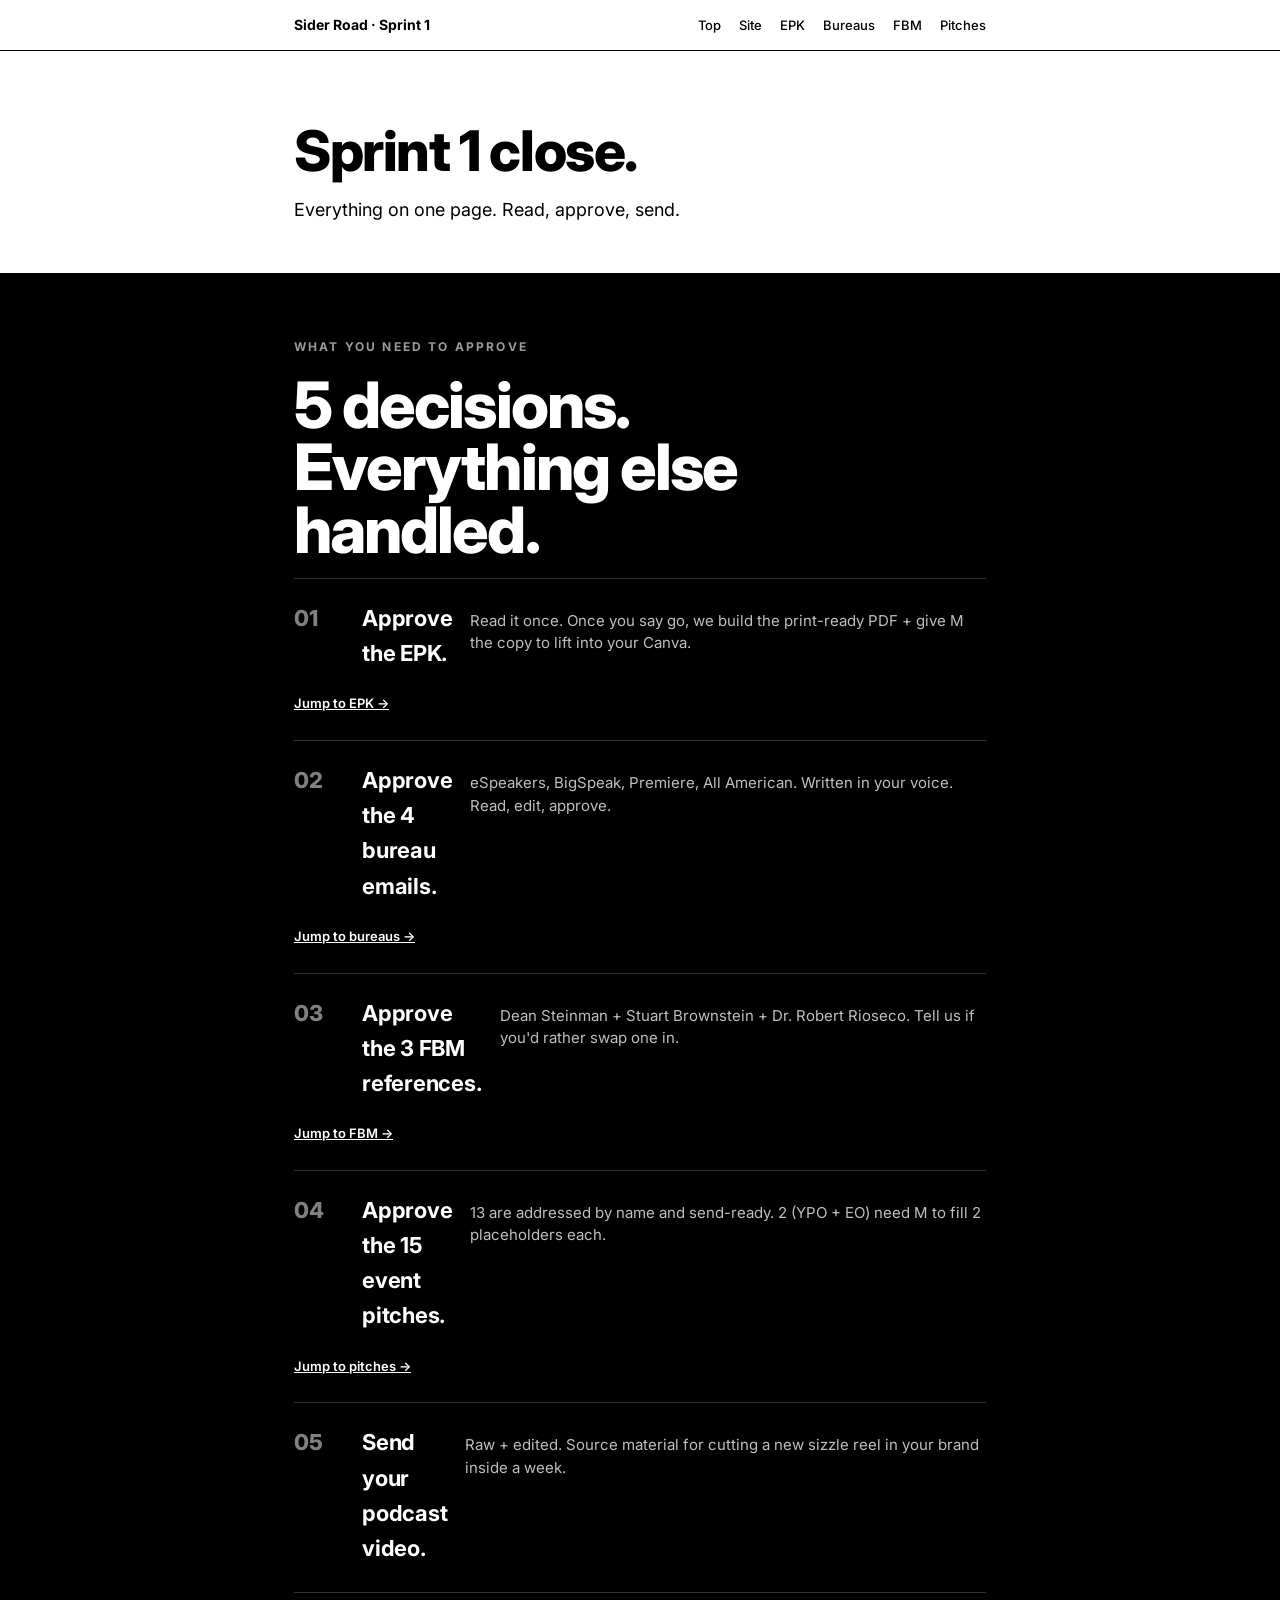
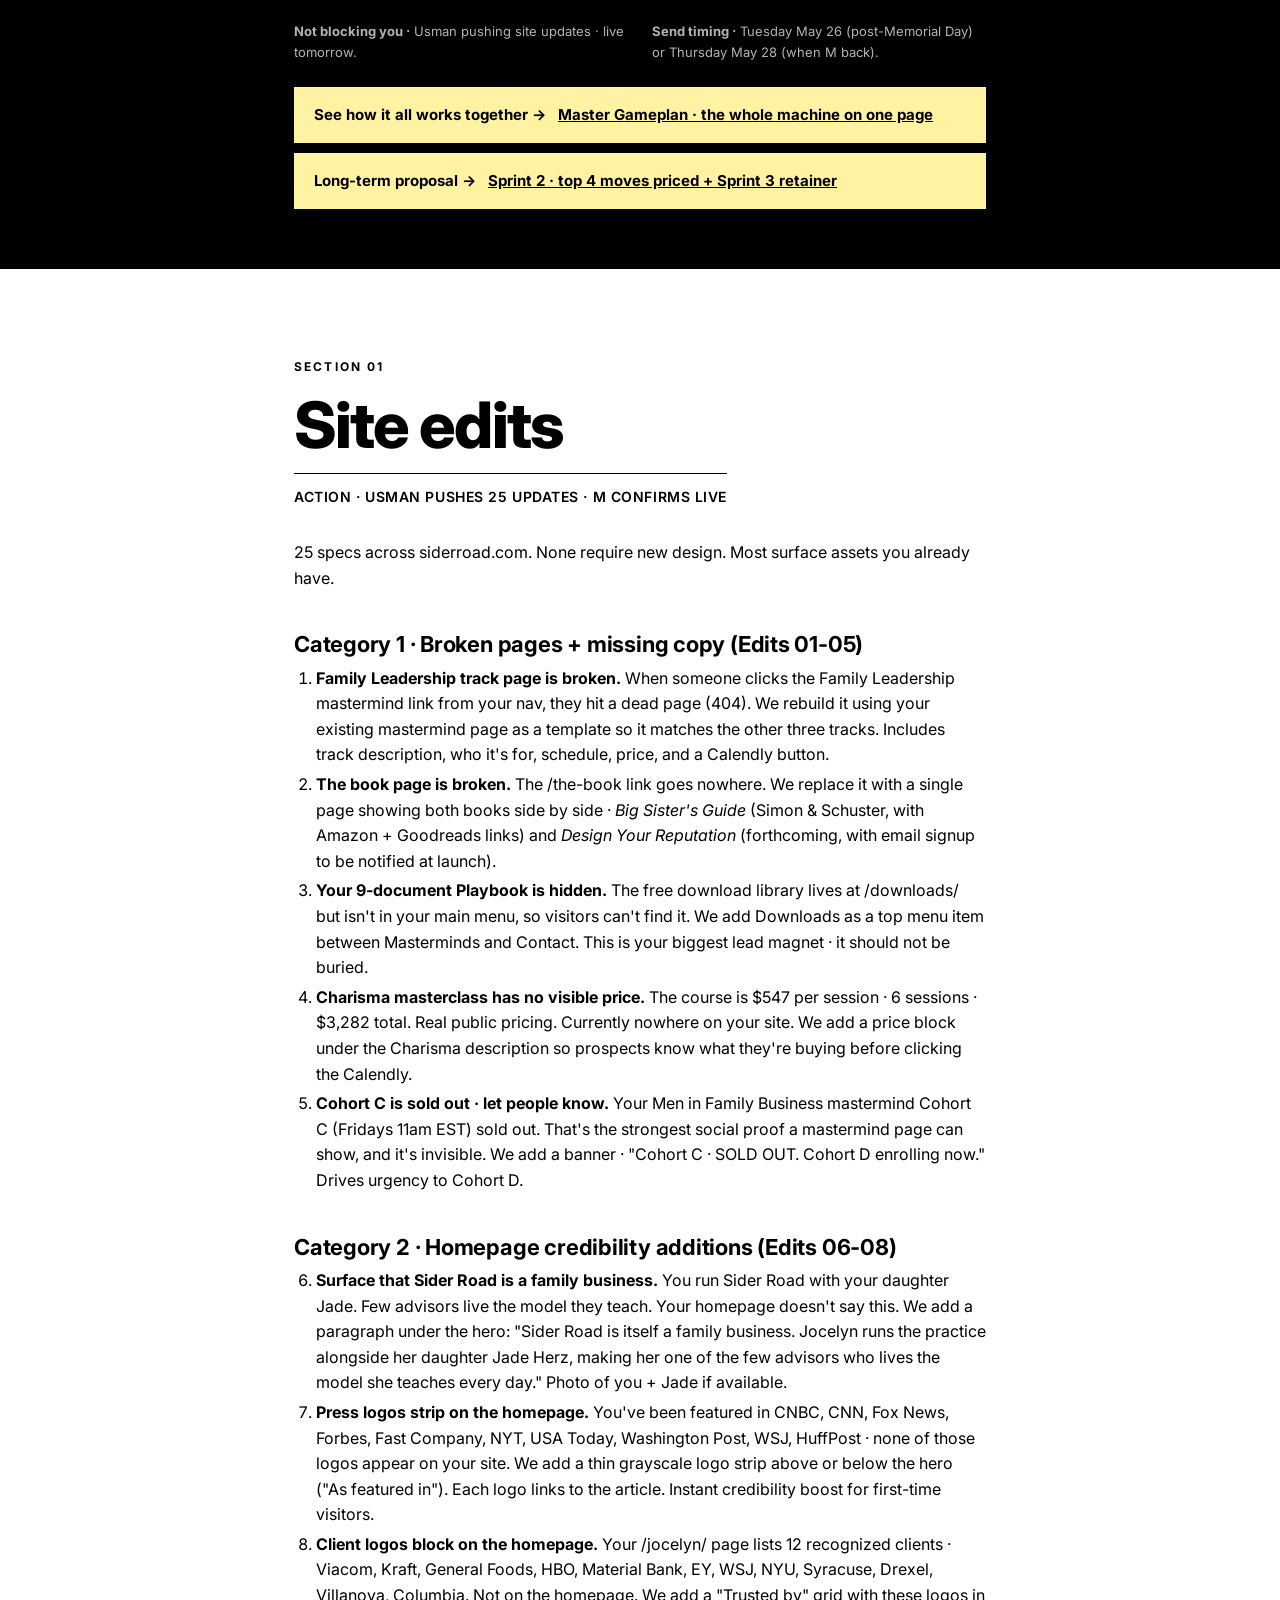
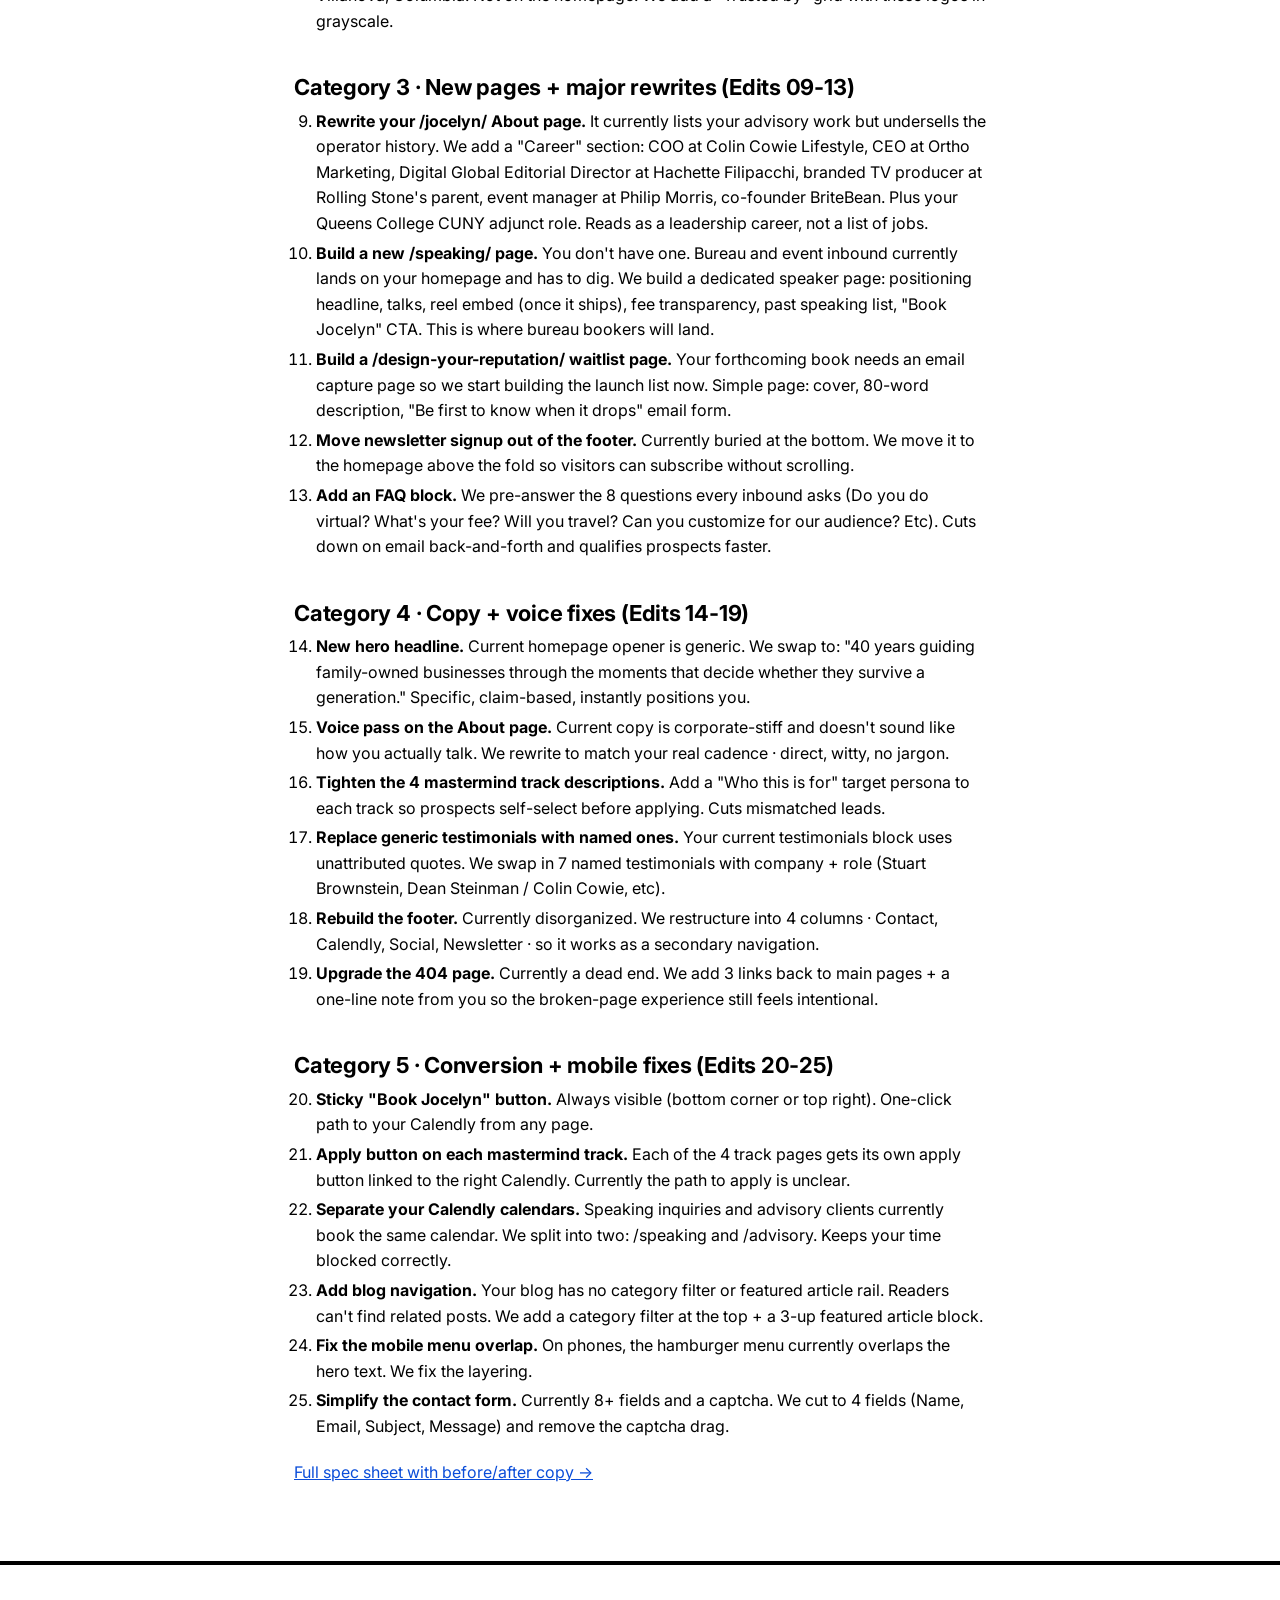
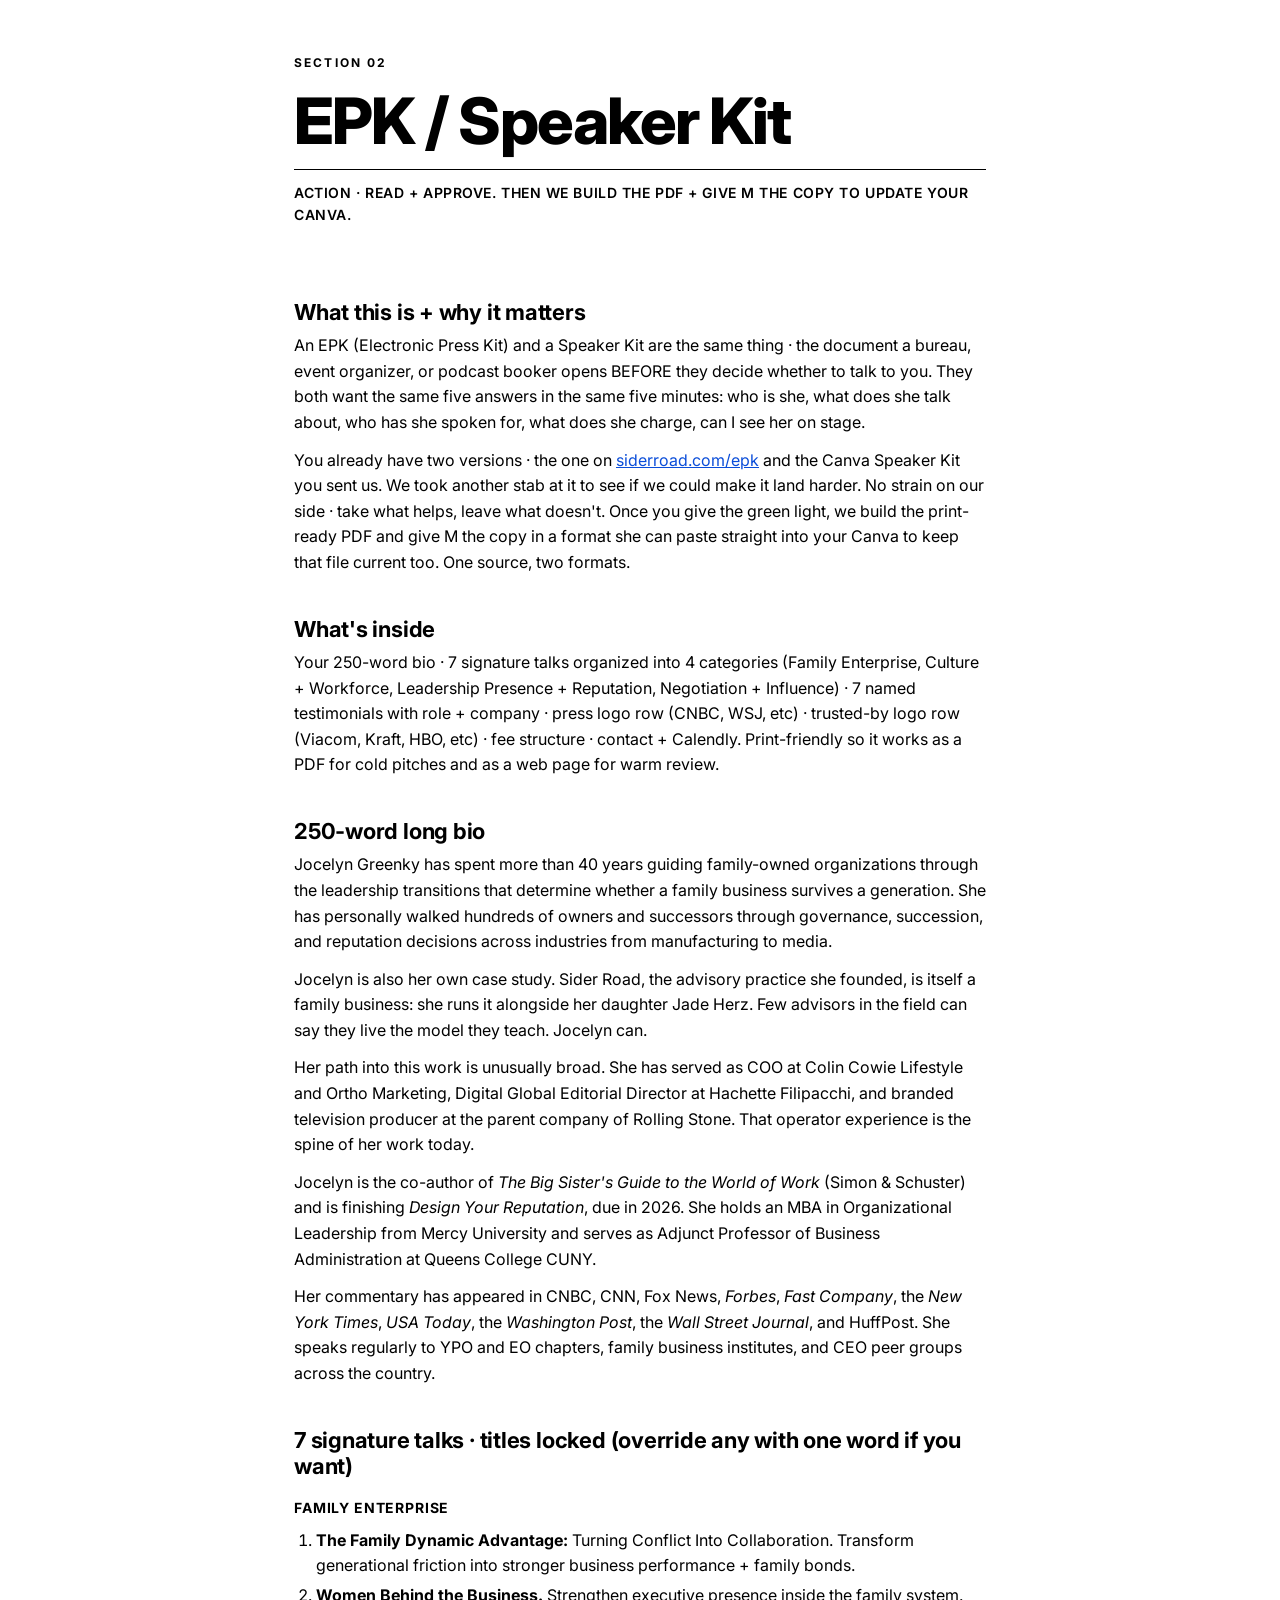
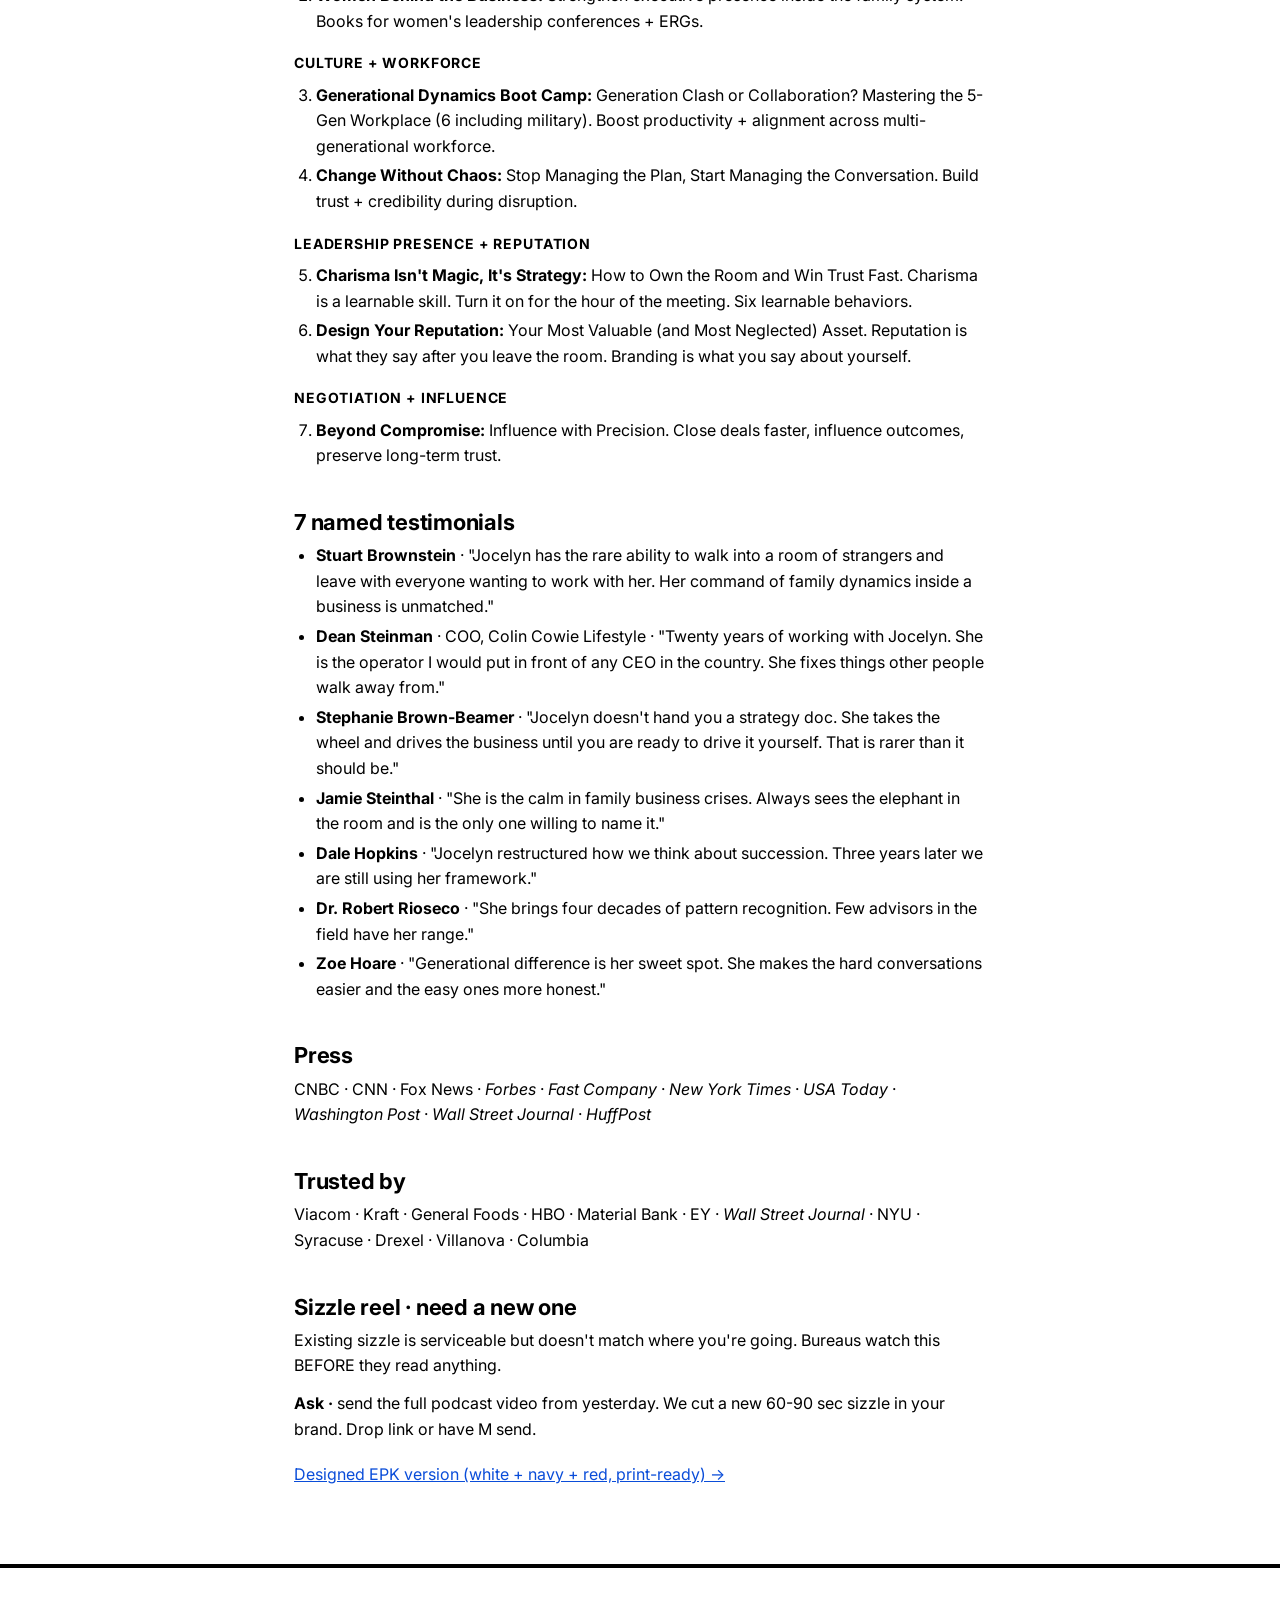
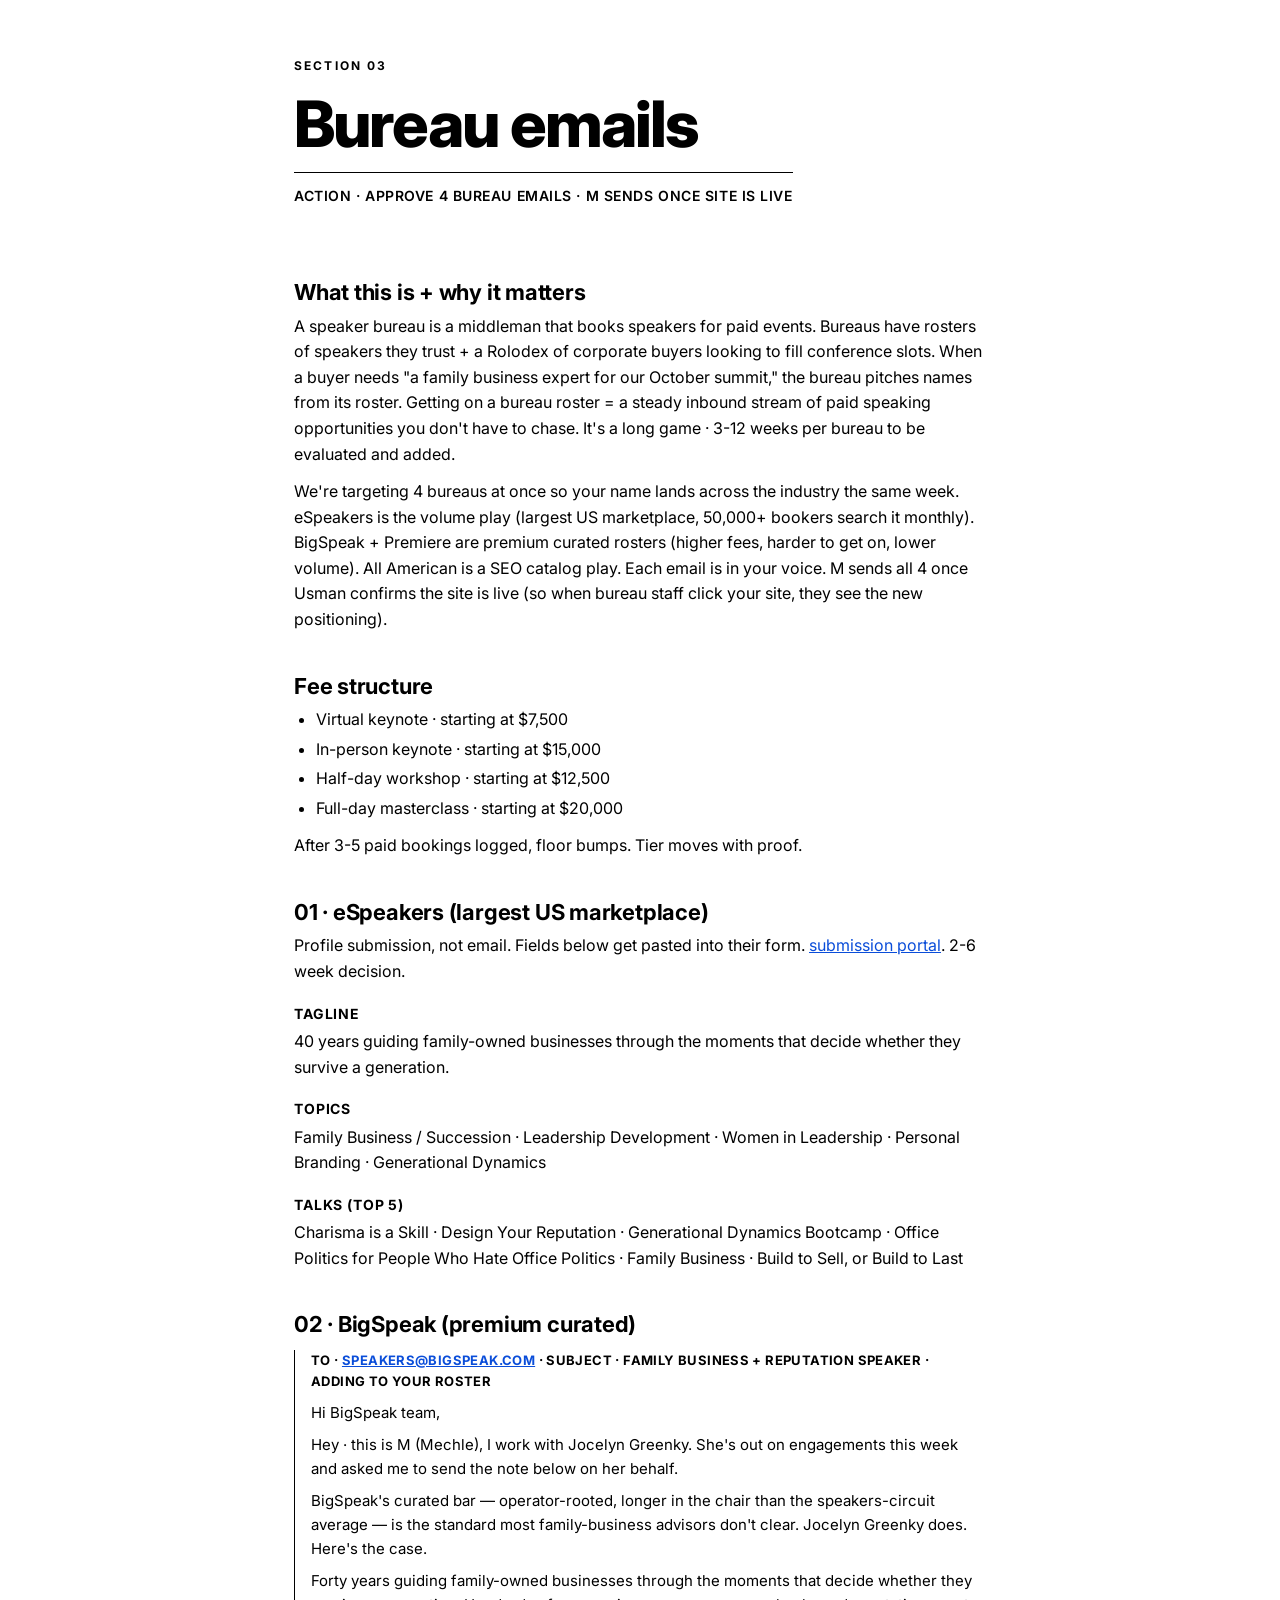
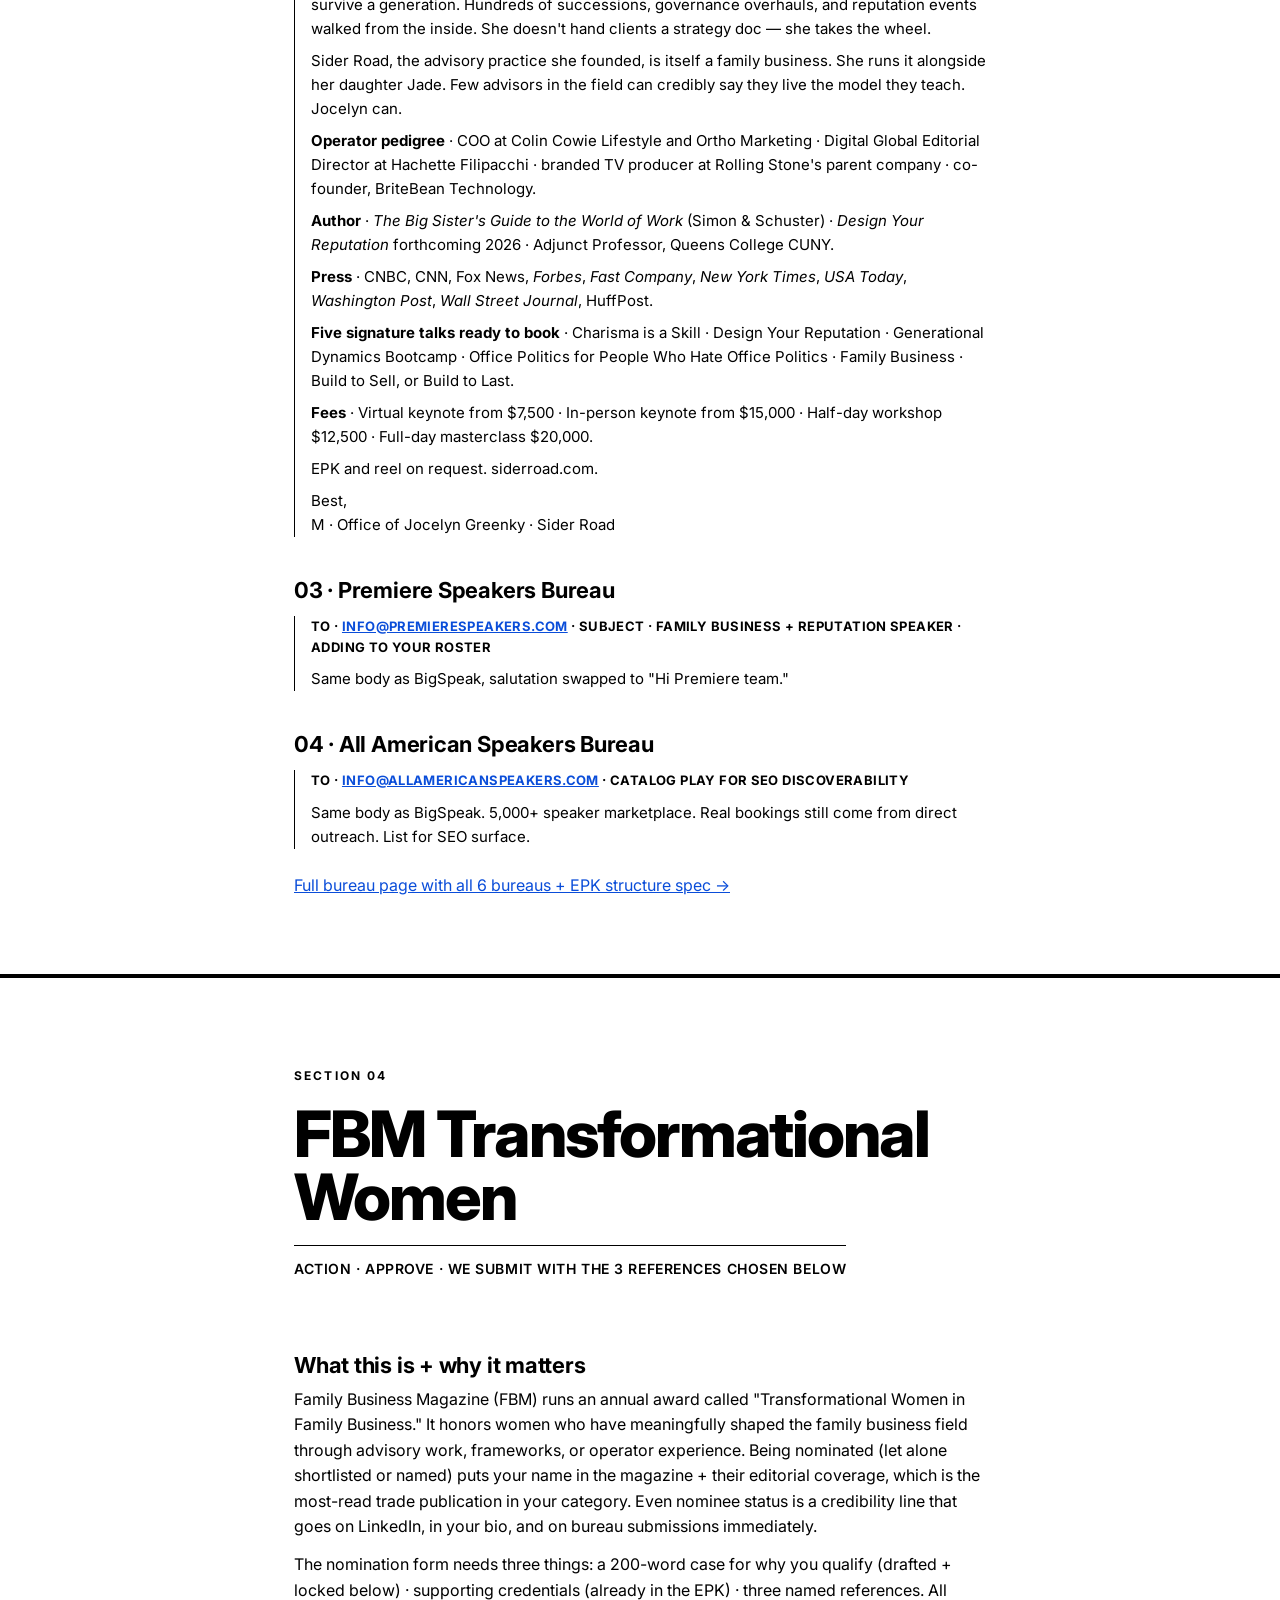
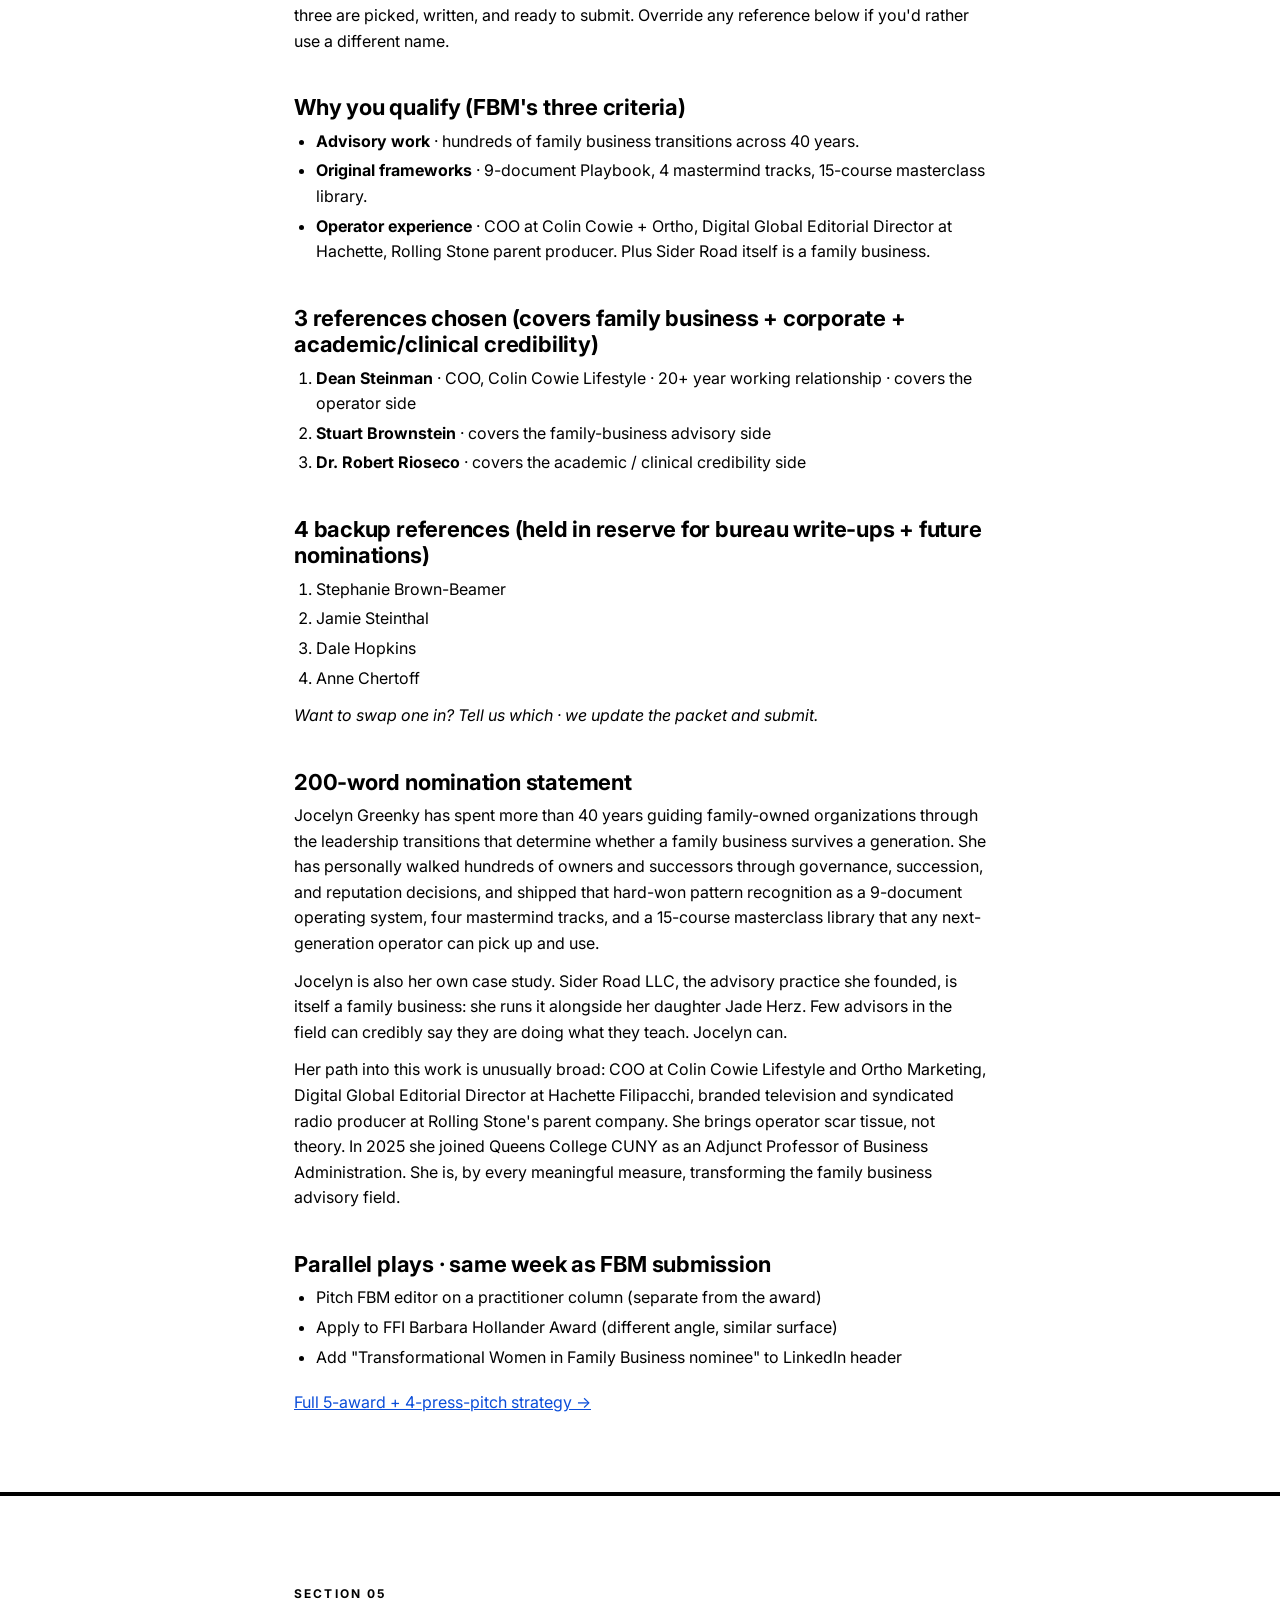
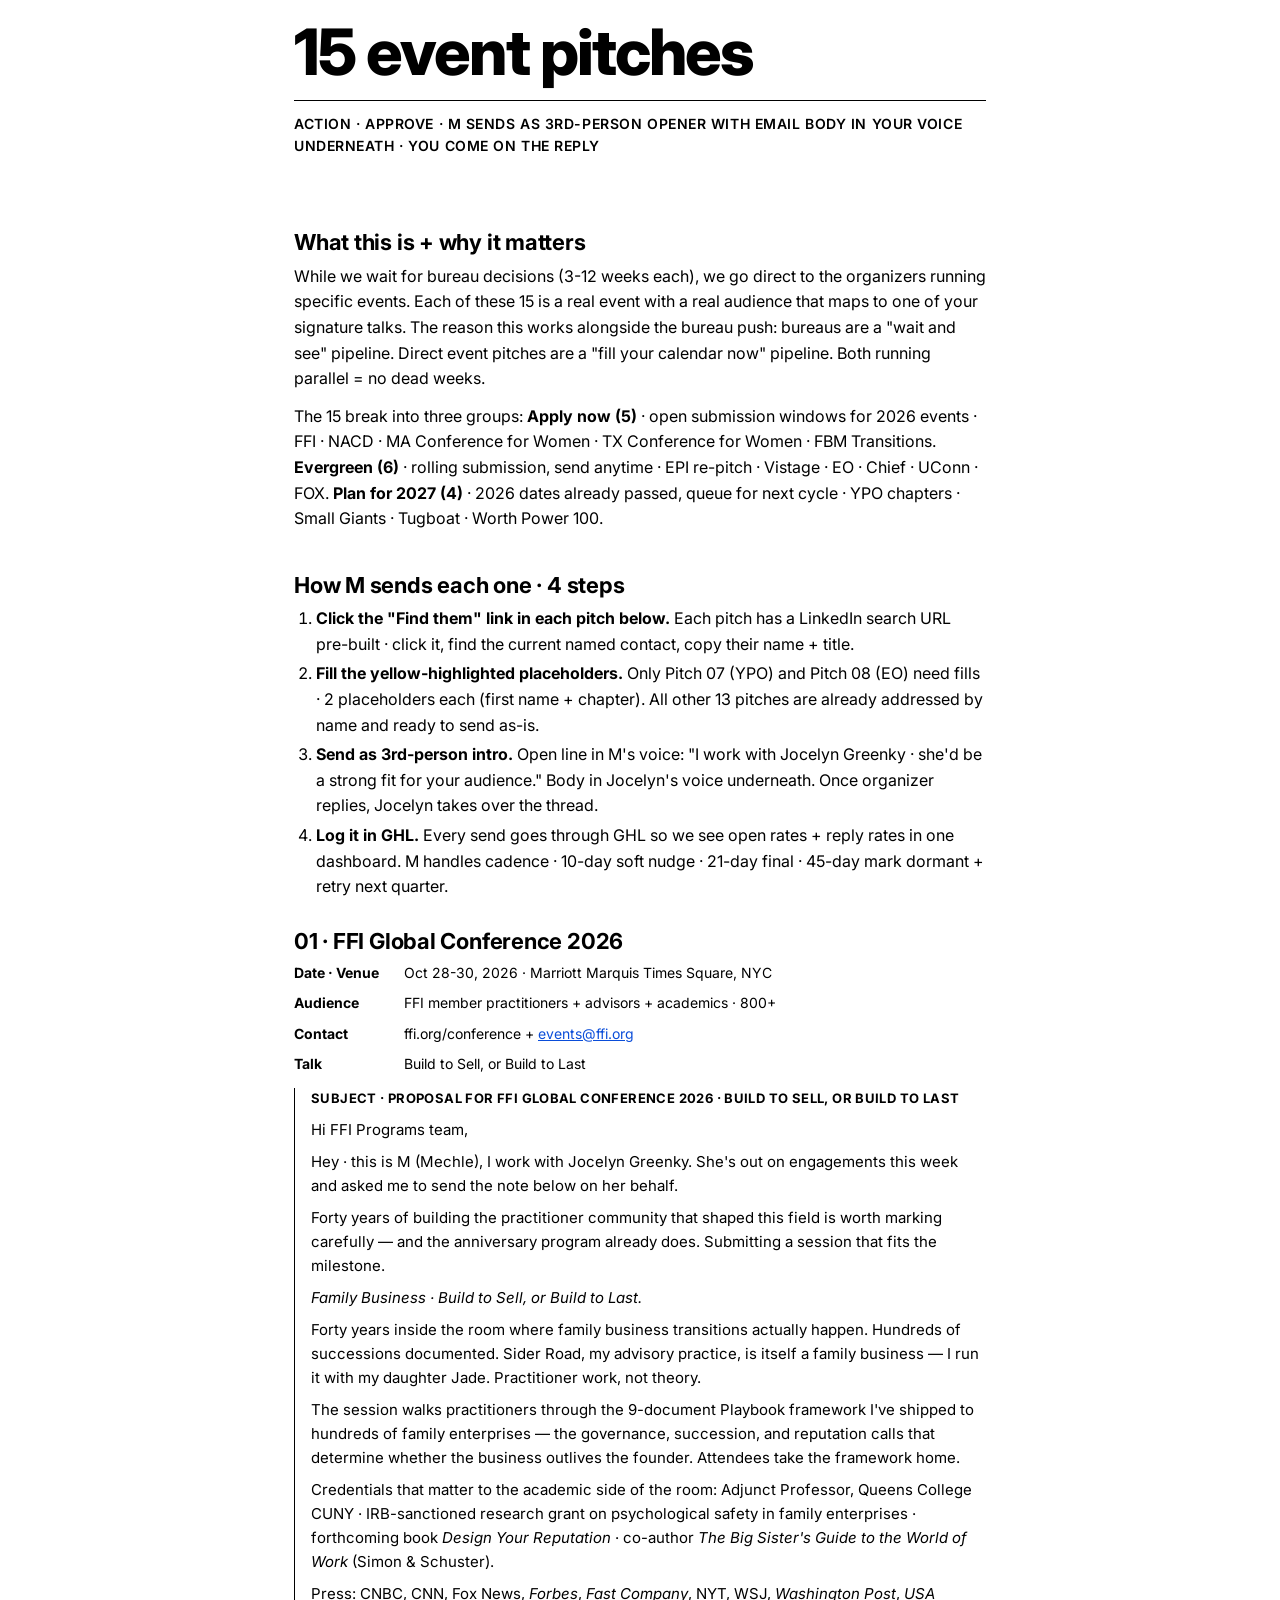
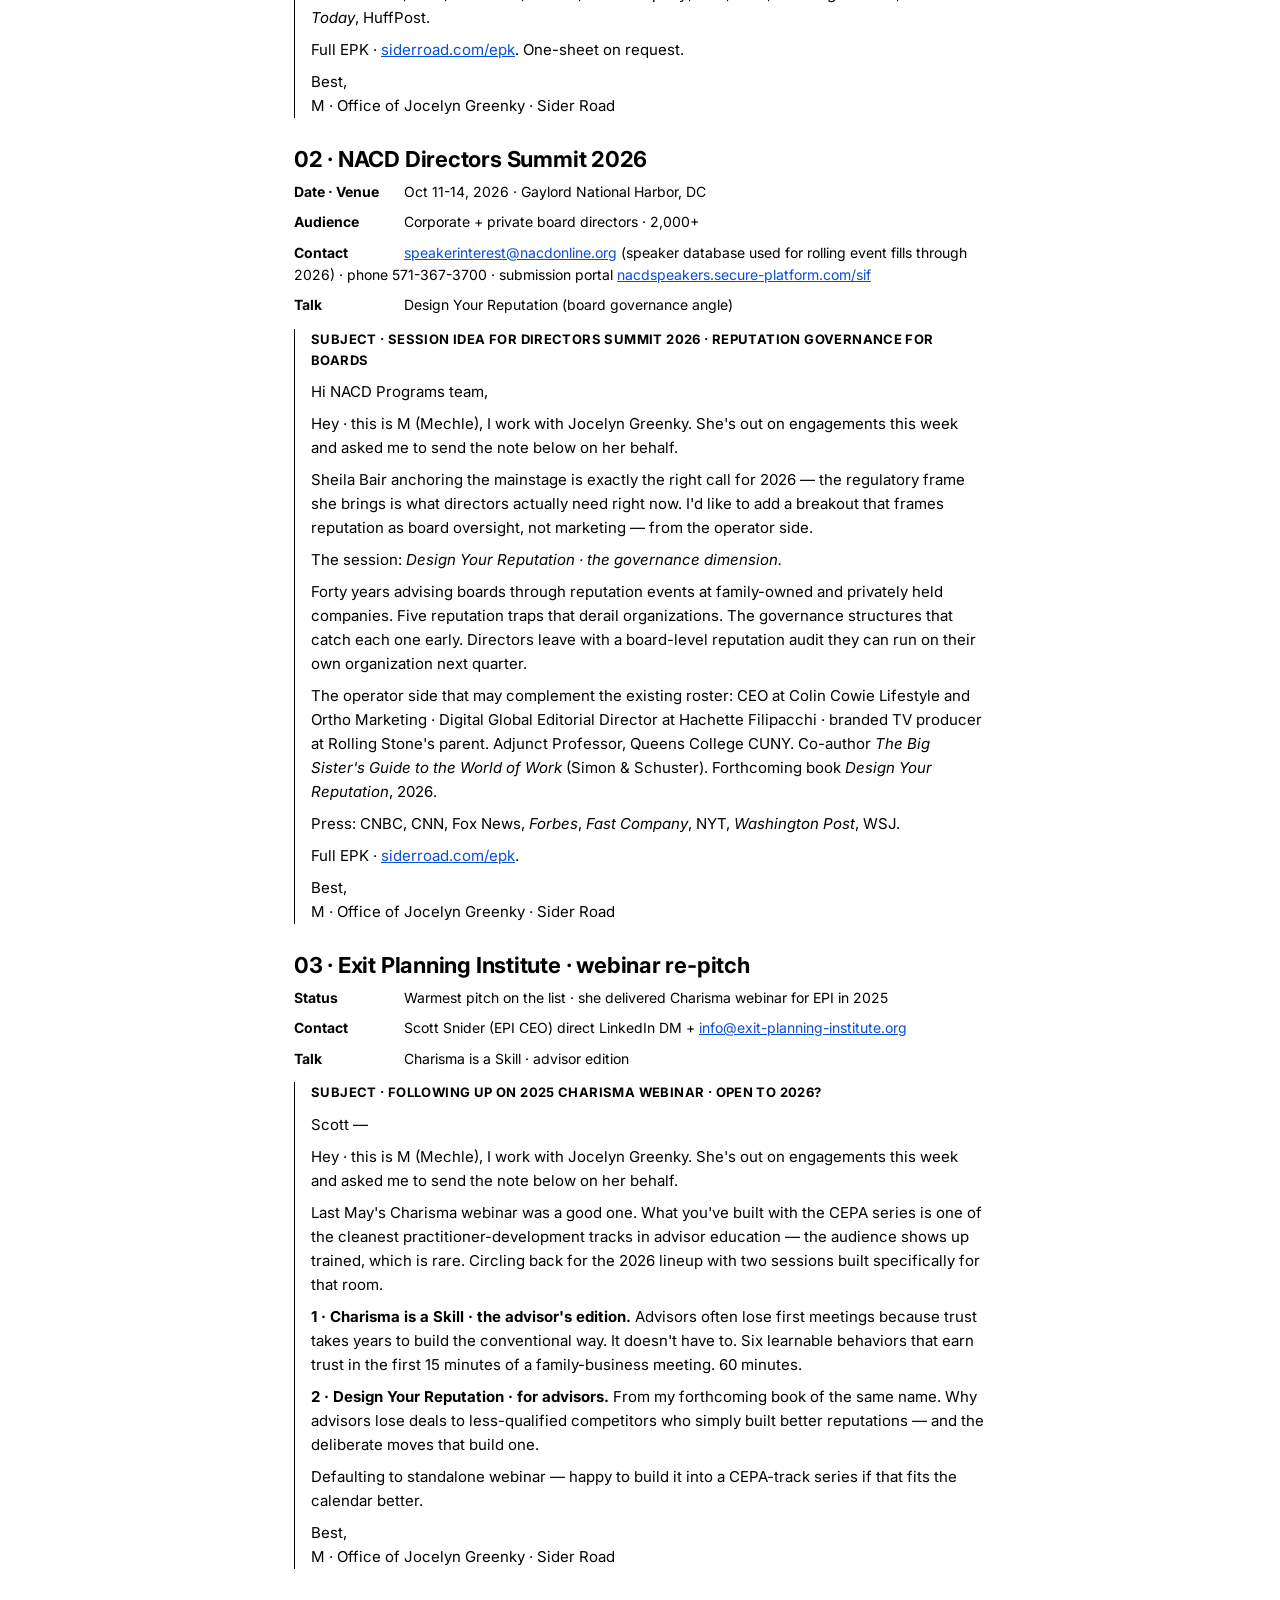
<file: index.html>
<!DOCTYPE html>
<html lang="en">
<head>
<meta charset="UTF-8" />
<meta name="viewport" content="width=device-width, initial-scale=1.0" />
<title>Sider Road · Sprint 1</title>
<link rel="preconnect" href="https://fonts.googleapis.com" />
<link rel="preconnect" href="https://fonts.gstatic.com" crossorigin />
<link href="https://fonts.googleapis.com/css2?family=Inter:wght@400;500;600;700;800&display=swap" rel="stylesheet" />
<style>
  * { box-sizing: border-box; margin: 0; padding: 0; }
  html { scroll-behavior: smooth; scroll-padding-top: 70px; }
  body {
    font-family: 'Inter', -apple-system, system-ui, sans-serif;
    color: #000;
    background: #fff;
    line-height: 1.6;
    font-size: 16px;
    -webkit-font-smoothing: antialiased;
  }
  .wrap { max-width: 740px; margin: 0 auto; padding: 0 24px; }
  nav.top {
    position: sticky;
    top: 0;
    background: #fff;
    border-bottom: 1px solid #000;
    padding: 12px 0;
    z-index: 100;
  }
  nav.top .wrap {
    display: flex;
    align-items: center;
    justify-content: space-between;
    gap: 16px;
    flex-wrap: wrap;
  }
  nav.top .logo { font-weight: 700; font-size: 14px; }
  nav.top ul { list-style: none; display: flex; gap: 18px; flex-wrap: wrap; }
  nav.top a { color: #000; text-decoration: none; font-size: 13px; font-weight: 500; }
  nav.top a:hover { text-decoration: underline; }
  header.hero { padding: 72px 0 48px; }
  header.hero h1 {
    font-size: 56px;
    font-weight: 800;
    line-height: 1.02;
    letter-spacing: -0.025em;
    margin-bottom: 16px;
  }
  header.hero p { font-size: 18px; max-width: 580px; }
  section { padding: 88px 0 64px; border-top: 4px solid #000; }
  section .label {
    font-size: 12px;
    font-weight: 700;
    letter-spacing: 0.18em;
    text-transform: uppercase;
    margin-bottom: 18px;
  }
  section > .wrap > h2 {
    font-size: 64px;
    font-weight: 800;
    line-height: 0.98;
    letter-spacing: -0.03em;
    margin-bottom: 16px;
  }
  section .action {
    font-size: 14px;
    font-weight: 600;
    margin-bottom: 32px;
    text-transform: uppercase;
    letter-spacing: 0.04em;
    padding-top: 12px;
    border-top: 1px solid #000;
    display: inline-block;
  }
  section h3 {
    font-size: 22px;
    font-weight: 700;
    line-height: 1.2;
    margin-top: 40px;
    margin-bottom: 8px;
    letter-spacing: -0.01em;
  }
  section h4 {
    font-size: 14px;
    font-weight: 700;
    margin-top: 18px;
    margin-bottom: 4px;
    text-transform: uppercase;
    letter-spacing: 0.06em;
  }
  section p { margin-bottom: 12px; }
  section ul, section ol { margin: 8px 0 12px 22px; }
  section li { margin-bottom: 4px; }
  section a { color: #0a4dd9; text-decoration: underline; }
  section a:hover { color: #062f8a; }
  mark { background: #fff3a3; padding: 2px 6px; font-weight: 700; }

  /* TL;DR block · the first thing after hero */
  .topitems {
    background: #000;
    color: #fff;
    padding: 64px 0 56px;
    border-top: none;
  }
  .topitems .label {
    color: #fff;
    opacity: 0.6;
  }
  .topitems h2 {
    color: #fff;
    margin-bottom: 32px;
  }
  .topitems ol.approvals {
    list-style: none;
    margin: 0;
    padding: 0;
    counter-reset: appcount;
  }
  .topitems ol.approvals li {
    counter-increment: appcount;
    padding: 22px 0;
    border-top: 1px solid #333;
    display: grid;
    grid-template-columns: 50px 1fr auto;
    gap: 18px;
    align-items: baseline;
  }
  .topitems ol.approvals li::before {
    content: counter(appcount, decimal-leading-zero);
    font-size: 22px;
    font-weight: 800;
    opacity: 0.5;
    letter-spacing: -0.02em;
  }
  .topitems ol.approvals li:last-child { border-bottom: 1px solid #333; }
  .topitems ol.approvals strong {
    display: block;
    font-size: 22px;
    font-weight: 700;
    margin-bottom: 4px;
    letter-spacing: -0.01em;
  }
  .topitems ol.approvals span {
    display: block;
    font-size: 15px;
    opacity: 0.75;
    line-height: 1.5;
  }
  .topitems ol.approvals a {
    color: #fff;
    text-decoration: underline;
    font-size: 13px;
    font-weight: 600;
    white-space: nowrap;
  }
  .topitems .status-row {
    display: grid;
    grid-template-columns: 1fr 1fr;
    gap: 24px;
    margin-top: 28px;
    font-size: 13px;
    opacity: 0.7;
  }
  .topitems .next-up {
    margin-top: 24px;
    padding: 16px 20px;
    background: #fff3a3;
    color: #000;
    font-size: 15px;
  }
  .topitems .next-up strong { margin-right: 8px; }
  .topitems .next-up a {
    color: #000;
    text-decoration: underline;
    font-weight: 700;
  }
  @media (max-width: 600px) {
    .topitems ol.approvals li {
      grid-template-columns: 36px 1fr;
    }
    .topitems ol.approvals li a {
      grid-column: 2;
      margin-top: 8px;
    }
    .topitems .status-row { grid-template-columns: 1fr; }
  }
  footer a { color: #0a4dd9; text-decoration: underline; }
  .email {
    margin: 12px 0 24px;
    padding-left: 16px;
    border-left: 1px solid #000;
  }
  .email .sub {
    font-size: 13px;
    font-weight: 700;
    margin-bottom: 10px;
    text-transform: uppercase;
    letter-spacing: 0.03em;
  }
  .email p { font-size: 15px; margin-bottom: 8px; }
  .pitch { margin: 28px 0; }
  .pitch h3 { margin-top: 0; }
  .pitch .meta { font-size: 14px; margin-bottom: 8px; }
  .pitch .meta strong { display: inline-block; min-width: 110px; }
  footer { padding: 40px 0 80px; font-size: 14px; border-top: 1px solid #000; }
  @media (max-width: 600px) {
    header.hero h1 { font-size: 38px; }
    section > .wrap > h2 { font-size: 40px; }
    section { padding: 64px 0 48px; }
    nav.top .wrap { flex-direction: column; align-items: flex-start; }
    nav.top ul { gap: 14px; }
  }
</style>
</head>
<body>

<nav class="top">
  <div class="wrap">
    <div class="logo">Sider Road · Sprint 1</div>
    <ul>
      <li><a href="#topitems">Top</a></li>
      <li><a href="#site">Site</a></li>
      <li><a href="#epk">EPK</a></li>
      <li><a href="#bureau">Bureaus</a></li>
      <li><a href="#award">FBM</a></li>
      <li><a href="#pitches">Pitches</a></li>
    </ul>
  </div>
</nav>

<header class="hero">
  <div class="wrap">
    <h1>Sprint 1 close.</h1>
    <p>Everything on one page. Read, approve, send.</p>
  </div>
</header>

<!-- TL;DR · TOP ITEMS -->
<section id="topitems" class="topitems">
  <div class="wrap">
    <div class="label">What you need to approve</div>
    <h2>5 decisions.<br />Everything else handled.</h2>
    <ol class="approvals">
      <li>
        <strong>Approve the EPK.</strong>
        <span>Read it once. Once you say go, we build the print-ready PDF + give M the copy to lift into your Canva.</span>
        <a href="#epk">Jump to EPK →</a>
      </li>
      <li>
        <strong>Approve the 4 bureau emails.</strong>
        <span>eSpeakers, BigSpeak, Premiere, All American. Written in your voice. Read, edit, approve.</span>
        <a href="#bureau">Jump to bureaus →</a>
      </li>
      <li>
        <strong>Approve the 3 FBM references.</strong>
        <span>Dean Steinman + Stuart Brownstein + Dr. Robert Rioseco. Tell us if you'd rather swap one in.</span>
        <a href="#award">Jump to FBM →</a>
      </li>
      <li>
        <strong>Approve the 15 event pitches.</strong>
        <span>13 are addressed by name and send-ready. 2 (YPO + EO) need M to fill 2 placeholders each.</span>
        <a href="#pitches">Jump to pitches →</a>
      </li>
      <li>
        <strong>Send your podcast video.</strong>
        <span>Raw + edited. Source material for cutting a new sizzle reel in your brand inside a week.</span>
      </li>
    </ol>
    <div class="status-row">
      <div><strong>Not blocking you ·</strong> Usman pushing site updates · live tomorrow.</div>
      <div><strong>Send timing ·</strong> Tuesday May 26 (post-Memorial Day) or Thursday May 28 (when M back).</div>
    </div>
    <div class="next-up">
      <strong>See how it all works together →</strong>
      <a href="gameplan.html">Master Gameplan · the whole machine on one page</a>
    </div>
    <div class="next-up" style="margin-top: 10px;">
      <strong>Long-term proposal →</strong>
      <a href="sprint2.html">Sprint 2 · top 4 moves priced + Sprint 3 retainer</a>
    </div>
  </div>
</section>

<!-- SITE -->
<section id="site">
  <div class="wrap">
    <div class="label">Section 01</div>
    <h2>Site edits</h2>
    <p class="action">Action · Usman pushes 25 updates · M confirms live</p>

    <p>25 specs across siderroad.com. None require new design. Most surface assets you already have.</p>

    <h3>Category 1 · Broken pages + missing copy (Edits 01-05)</h3>
    <ol>
      <li><strong>Family Leadership track page is broken.</strong> When someone clicks the Family Leadership mastermind link from your nav, they hit a dead page (404). We rebuild it using your existing mastermind page as a template so it matches the other three tracks. Includes track description, who it's for, schedule, price, and a Calendly button.</li>
      <li><strong>The book page is broken.</strong> The /the-book link goes nowhere. We replace it with a single page showing both books side by side · <em>Big Sister's Guide</em> (Simon & Schuster, with Amazon + Goodreads links) and <em>Design Your Reputation</em> (forthcoming, with email signup to be notified at launch).</li>
      <li><strong>Your 9-document Playbook is hidden.</strong> The free download library lives at /downloads/ but isn't in your main menu, so visitors can't find it. We add Downloads as a top menu item between Masterminds and Contact. This is your biggest lead magnet · it should not be buried.</li>
      <li><strong>Charisma masterclass has no visible price.</strong> The course is $547 per session · 6 sessions · $3,282 total. Real public pricing. Currently nowhere on your site. We add a price block under the Charisma description so prospects know what they're buying before clicking the Calendly.</li>
      <li><strong>Cohort C is sold out · let people know.</strong> Your Men in Family Business mastermind Cohort C (Fridays 11am EST) sold out. That's the strongest social proof a mastermind page can show, and it's invisible. We add a banner · "Cohort C · SOLD OUT. Cohort D enrolling now." Drives urgency to Cohort D.</li>
    </ol>

    <h3>Category 2 · Homepage credibility additions (Edits 06-08)</h3>
    <ol start="6">
      <li><strong>Surface that Sider Road is a family business.</strong> You run Sider Road with your daughter Jade. Few advisors live the model they teach. Your homepage doesn't say this. We add a paragraph under the hero: "Sider Road is itself a family business. Jocelyn runs the practice alongside her daughter Jade Herz, making her one of the few advisors who lives the model she teaches every day." Photo of you + Jade if available.</li>
      <li><strong>Press logos strip on the homepage.</strong> You've been featured in CNBC, CNN, Fox News, Forbes, Fast Company, NYT, USA Today, Washington Post, WSJ, HuffPost · none of those logos appear on your site. We add a thin grayscale logo strip above or below the hero ("As featured in"). Each logo links to the article. Instant credibility boost for first-time visitors.</li>
      <li><strong>Client logos block on the homepage.</strong> Your /jocelyn/ page lists 12 recognized clients · Viacom, Kraft, General Foods, HBO, Material Bank, EY, WSJ, NYU, Syracuse, Drexel, Villanova, Columbia. Not on the homepage. We add a "Trusted by" grid with these logos in grayscale.</li>
    </ol>

    <h3>Category 3 · New pages + major rewrites (Edits 09-13)</h3>
    <ol start="9">
      <li><strong>Rewrite your /jocelyn/ About page.</strong> It currently lists your advisory work but undersells the operator history. We add a "Career" section: COO at Colin Cowie Lifestyle, CEO at Ortho Marketing, Digital Global Editorial Director at Hachette Filipacchi, branded TV producer at Rolling Stone's parent, event manager at Philip Morris, co-founder BriteBean. Plus your Queens College CUNY adjunct role. Reads as a leadership career, not a list of jobs.</li>
      <li><strong>Build a new /speaking/ page.</strong> You don't have one. Bureau and event inbound currently lands on your homepage and has to dig. We build a dedicated speaker page: positioning headline, talks, reel embed (once it ships), fee transparency, past speaking list, "Book Jocelyn" CTA. This is where bureau bookers will land.</li>
      <li><strong>Build a /design-your-reputation/ waitlist page.</strong> Your forthcoming book needs an email capture page so we start building the launch list now. Simple page: cover, 80-word description, "Be first to know when it drops" email form.</li>
      <li><strong>Move newsletter signup out of the footer.</strong> Currently buried at the bottom. We move it to the homepage above the fold so visitors can subscribe without scrolling.</li>
      <li><strong>Add an FAQ block.</strong> We pre-answer the 8 questions every inbound asks (Do you do virtual? What's your fee? Will you travel? Can you customize for our audience? Etc). Cuts down on email back-and-forth and qualifies prospects faster.</li>
    </ol>

    <h3>Category 4 · Copy + voice fixes (Edits 14-19)</h3>
    <ol start="14">
      <li><strong>New hero headline.</strong> Current homepage opener is generic. We swap to: "40 years guiding family-owned businesses through the moments that decide whether they survive a generation." Specific, claim-based, instantly positions you.</li>
      <li><strong>Voice pass on the About page.</strong> Current copy is corporate-stiff and doesn't sound like how you actually talk. We rewrite to match your real cadence · direct, witty, no jargon.</li>
      <li><strong>Tighten the 4 mastermind track descriptions.</strong> Add a "Who this is for" target persona to each track so prospects self-select before applying. Cuts mismatched leads.</li>
      <li><strong>Replace generic testimonials with named ones.</strong> Your current testimonials block uses unattributed quotes. We swap in 7 named testimonials with company + role (Stuart Brownstein, Dean Steinman / Colin Cowie, etc).</li>
      <li><strong>Rebuild the footer.</strong> Currently disorganized. We restructure into 4 columns · Contact, Calendly, Social, Newsletter · so it works as a secondary navigation.</li>
      <li><strong>Upgrade the 404 page.</strong> Currently a dead end. We add 3 links back to main pages + a one-line note from you so the broken-page experience still feels intentional.</li>
    </ol>

    <h3>Category 5 · Conversion + mobile fixes (Edits 20-25)</h3>
    <ol start="20">
      <li><strong>Sticky "Book Jocelyn" button.</strong> Always visible (bottom corner or top right). One-click path to your Calendly from any page.</li>
      <li><strong>Apply button on each mastermind track.</strong> Each of the 4 track pages gets its own apply button linked to the right Calendly. Currently the path to apply is unclear.</li>
      <li><strong>Separate your Calendly calendars.</strong> Speaking inquiries and advisory clients currently book the same calendar. We split into two: /speaking and /advisory. Keeps your time blocked correctly.</li>
      <li><strong>Add blog navigation.</strong> Your blog has no category filter or featured article rail. Readers can't find related posts. We add a category filter at the top + a 3-up featured article block.</li>
      <li><strong>Fix the mobile menu overlap.</strong> On phones, the hamburger menu currently overlaps the hero text. We fix the layering.</li>
      <li><strong>Simplify the contact form.</strong> Currently 8+ fields and a captcha. We cut to 4 fields (Name, Email, Subject, Message) and remove the captcha drag.</li>
    </ol>

    <p style="margin-top: 20px;"><a href="01_site_edits.html">Full spec sheet with before/after copy →</a></p>
  </div>
</section>

<!-- EPK -->
<section id="epk">
  <div class="wrap">
    <div class="label">Section 02</div>
    <h2>EPK / Speaker Kit</h2>
    <p class="action">Action · read + approve. Then we build the PDF + give M the copy to update your Canva.</p>

    <h3>What this is + why it matters</h3>
    <p>An EPK (Electronic Press Kit) and a Speaker Kit are the same thing · the document a bureau, event organizer, or podcast booker opens BEFORE they decide whether to talk to you. They both want the same five answers in the same five minutes: who is she, what does she talk about, who has she spoken for, what does she charge, can I see her on stage.</p>
    <p>You already have two versions · the one on <a href="https://siderroad.com/epk" target="_blank" rel="noopener">siderroad.com/epk</a> and the Canva Speaker Kit you sent us. We took another stab at it to see if we could make it land harder. No strain on our side · take what helps, leave what doesn't. Once you give the green light, we build the print-ready PDF and give M the copy in a format she can paste straight into your Canva to keep that file current too. One source, two formats.</p>

    <h3>What's inside</h3>
    <p>Your 250-word bio · 7 signature talks organized into 4 categories (Family Enterprise, Culture + Workforce, Leadership Presence + Reputation, Negotiation + Influence) · 7 named testimonials with role + company · press logo row (CNBC, WSJ, etc) · trusted-by logo row (Viacom, Kraft, HBO, etc) · fee structure · contact + Calendly. Print-friendly so it works as a PDF for cold pitches and as a web page for warm review.</p>

    <h3>250-word long bio</h3>
    <p>Jocelyn Greenky has spent more than 40 years guiding family-owned organizations through the leadership transitions that determine whether a family business survives a generation. She has personally walked hundreds of owners and successors through governance, succession, and reputation decisions across industries from manufacturing to media.</p>
    <p>Jocelyn is also her own case study. Sider Road, the advisory practice she founded, is itself a family business: she runs it alongside her daughter Jade Herz. Few advisors in the field can say they live the model they teach. Jocelyn can.</p>
    <p>Her path into this work is unusually broad. She has served as COO at Colin Cowie Lifestyle and Ortho Marketing, Digital Global Editorial Director at Hachette Filipacchi, and branded television producer at the parent company of Rolling Stone. That operator experience is the spine of her work today.</p>
    <p>Jocelyn is the co-author of <em>The Big Sister's Guide to the World of Work</em> (Simon &amp; Schuster) and is finishing <em>Design Your Reputation</em>, due in 2026. She holds an MBA in Organizational Leadership from Mercy University and serves as Adjunct Professor of Business Administration at Queens College CUNY.</p>
    <p>Her commentary has appeared in CNBC, CNN, Fox News, <em>Forbes</em>, <em>Fast Company</em>, the <em>New York Times</em>, <em>USA Today</em>, the <em>Washington Post</em>, the <em>Wall Street Journal</em>, and HuffPost. She speaks regularly to YPO and EO chapters, family business institutes, and CEO peer groups across the country.</p>

    <h3>7 signature talks · titles locked (override any with one word if you want)</h3>

    <h4>Family Enterprise</h4>
    <ol>
      <li><strong>The Family Dynamic Advantage:</strong> Turning Conflict Into Collaboration. Transform generational friction into stronger business performance + family bonds.</li>
      <li><strong>Women Behind the Business.</strong> Strengthen executive presence inside the family system. Books for women's leadership conferences + ERGs.</li>
    </ol>

    <h4>Culture + Workforce</h4>
    <ol start="3">
      <li><strong>Generational Dynamics Boot Camp:</strong> Generation Clash or Collaboration? Mastering the 5-Gen Workplace (6 including military). Boost productivity + alignment across multi-generational workforce.</li>
      <li><strong>Change Without Chaos:</strong> Stop Managing the Plan, Start Managing the Conversation. Build trust + credibility during disruption.</li>
    </ol>

    <h4>Leadership Presence + Reputation</h4>
    <ol start="5">
      <li><strong>Charisma Isn't Magic, It's Strategy:</strong> How to Own the Room and Win Trust Fast. Charisma is a learnable skill. Turn it on for the hour of the meeting. Six learnable behaviors.</li>
      <li><strong>Design Your Reputation:</strong> Your Most Valuable (and Most Neglected) Asset. Reputation is what they say after you leave the room. Branding is what you say about yourself.</li>
    </ol>

    <h4>Negotiation + Influence</h4>
    <ol start="7">
      <li><strong>Beyond Compromise:</strong> Influence with Precision. Close deals faster, influence outcomes, preserve long-term trust.</li>
    </ol>

    <h3>7 named testimonials</h3>
    <ul>
      <li><strong>Stuart Brownstein</strong> · "Jocelyn has the rare ability to walk into a room of strangers and leave with everyone wanting to work with her. Her command of family dynamics inside a business is unmatched."</li>
      <li><strong>Dean Steinman</strong> · COO, Colin Cowie Lifestyle · "Twenty years of working with Jocelyn. She is the operator I would put in front of any CEO in the country. She fixes things other people walk away from."</li>
      <li><strong>Stephanie Brown-Beamer</strong> · "Jocelyn doesn't hand you a strategy doc. She takes the wheel and drives the business until you are ready to drive it yourself. That is rarer than it should be."</li>
      <li><strong>Jamie Steinthal</strong> · "She is the calm in family business crises. Always sees the elephant in the room and is the only one willing to name it."</li>
      <li><strong>Dale Hopkins</strong> · "Jocelyn restructured how we think about succession. Three years later we are still using her framework."</li>
      <li><strong>Dr. Robert Rioseco</strong> · "She brings four decades of pattern recognition. Few advisors in the field have her range."</li>
      <li><strong>Zoe Hoare</strong> · "Generational difference is her sweet spot. She makes the hard conversations easier and the easy ones more honest."</li>
    </ul>

    <h3>Press</h3>
    <p>CNBC · CNN · Fox News · <em>Forbes</em> · <em>Fast Company</em> · <em>New York Times</em> · <em>USA Today</em> · <em>Washington Post</em> · <em>Wall Street Journal</em> · <em>HuffPost</em></p>

    <h3>Trusted by</h3>
    <p>Viacom · Kraft · General Foods · HBO · Material Bank · EY · <em>Wall Street Journal</em> · NYU · Syracuse · Drexel · Villanova · Columbia</p>

    <h3>Sizzle reel · need a new one</h3>
    <p>Existing sizzle is serviceable but doesn't match where you're going. Bureaus watch this BEFORE they read anything.</p>
    <p><strong>Ask · </strong> send the full podcast video from yesterday. We cut a new 60-90 sec sizzle in your brand. Drop link or have M send.</p>

    <p style="margin-top: 20px;"><a href="07_epk.html">Designed EPK version (white + navy + red, print-ready) →</a></p>
  </div>
</section>

<!-- BUREAU -->
<section id="bureau">
  <div class="wrap">
    <div class="label">Section 03</div>
    <h2>Bureau emails</h2>
    <p class="action">Action · approve 4 bureau emails · M sends once site is live</p>

    <h3>What this is + why it matters</h3>
    <p>A speaker bureau is a middleman that books speakers for paid events. Bureaus have rosters of speakers they trust + a Rolodex of corporate buyers looking to fill conference slots. When a buyer needs "a family business expert for our October summit," the bureau pitches names from its roster. Getting on a bureau roster = a steady inbound stream of paid speaking opportunities you don't have to chase. It's a long game · 3-12 weeks per bureau to be evaluated and added.</p>
    <p>We're targeting 4 bureaus at once so your name lands across the industry the same week. eSpeakers is the volume play (largest US marketplace, 50,000+ bookers search it monthly). BigSpeak + Premiere are premium curated rosters (higher fees, harder to get on, lower volume). All American is a SEO catalog play. Each email is in your voice. M sends all 4 once Usman confirms the site is live (so when bureau staff click your site, they see the new positioning).</p>

    <h3>Fee structure</h3>
    <ul>
      <li>Virtual keynote · starting at $7,500</li>
      <li>In-person keynote · starting at $15,000</li>
      <li>Half-day workshop · starting at $12,500</li>
      <li>Full-day masterclass · starting at $20,000</li>
    </ul>
    <p>After 3-5 paid bookings logged, floor bumps. Tier moves with proof.</p>

    <h3>01 · eSpeakers (largest US marketplace)</h3>
    <p>Profile submission, not email. Fields below get pasted into their form. <a href="https://www.espeakers.com/signup/speaker" target="_blank" rel="noopener">submission portal</a>. 2-6 week decision.</p>
    <h4>Tagline</h4>
    <p>40 years guiding family-owned businesses through the moments that decide whether they survive a generation.</p>
    <h4>Topics</h4>
    <p>Family Business / Succession · Leadership Development · Women in Leadership · Personal Branding · Generational Dynamics</p>
    <h4>Talks (top 5)</h4>
    <p>Charisma is a Skill · Design Your Reputation · Generational Dynamics Bootcamp · Office Politics for People Who Hate Office Politics · Family Business · Build to Sell, or Build to Last</p>

    <h3>02 · BigSpeak (premium curated)</h3>
    <div class="email">
      <div class="sub">To · <a href="mailto:speakers@bigspeak.com">speakers@bigspeak.com</a> · Subject · Family business + reputation speaker · adding to your roster</div>
      <p>Hi BigSpeak team,</p>
      <p>Hey · this is M (Mechle), I work with Jocelyn Greenky. She's out on engagements this week and asked me to send the note below on her behalf.</p>
      <p>BigSpeak's curated bar — operator-rooted, longer in the chair than the speakers-circuit average — is the standard most family-business advisors don't clear. Jocelyn Greenky does. Here's the case.</p>
      <p>Forty years guiding family-owned businesses through the moments that decide whether they survive a generation. Hundreds of successions, governance overhauls, and reputation events walked from the inside. She doesn't hand clients a strategy doc — she takes the wheel.</p>
      <p>Sider Road, the advisory practice she founded, is itself a family business. She runs it alongside her daughter Jade. Few advisors in the field can credibly say they live the model they teach. Jocelyn can.</p>
      <p><strong>Operator pedigree</strong> · COO at Colin Cowie Lifestyle and Ortho Marketing · Digital Global Editorial Director at Hachette Filipacchi · branded TV producer at Rolling Stone's parent company · co-founder, BriteBean Technology.</p>
      <p><strong>Author</strong> · <em>The Big Sister's Guide to the World of Work</em> (Simon &amp; Schuster) · <em>Design Your Reputation</em> forthcoming 2026 · Adjunct Professor, Queens College CUNY.</p>
      <p><strong>Press</strong> · CNBC, CNN, Fox News, <em>Forbes</em>, <em>Fast Company</em>, <em>New York Times</em>, <em>USA Today</em>, <em>Washington Post</em>, <em>Wall Street Journal</em>, HuffPost.</p>
      <p><strong>Five signature talks ready to book</strong> · Charisma is a Skill · Design Your Reputation · Generational Dynamics Bootcamp · Office Politics for People Who Hate Office Politics · Family Business · Build to Sell, or Build to Last.</p>
      <p><strong>Fees</strong> · Virtual keynote from $7,500 · In-person keynote from $15,000 · Half-day workshop $12,500 · Full-day masterclass $20,000.</p>
      <p>EPK and reel on request. siderroad.com.</p>
      <p>Best,<br />M · Office of Jocelyn Greenky · Sider Road</p>
    </div>

    <h3>03 · Premiere Speakers Bureau</h3>
    <div class="email">
      <div class="sub">To · <a href="mailto:info@premierespeakers.com">info@premierespeakers.com</a> · Subject · Family business + reputation speaker · adding to your roster</div>
      <p>Same body as BigSpeak, salutation swapped to "Hi Premiere team."</p>
    </div>

    <h3>04 · All American Speakers Bureau</h3>
    <div class="email">
      <div class="sub">To · <a href="mailto:info@allamericanspeakers.com">info@allamericanspeakers.com</a> · catalog play for SEO discoverability</div>
      <p>Same body as BigSpeak. 5,000+ speaker marketplace. Real bookings still come from direct outreach. List for SEO surface.</p>
    </div>

    <p style="margin-top: 20px;"><a href="02_bureau_submissions.html">Full bureau page with all 6 bureaus + EPK structure spec →</a></p>
  </div>
</section>

<!-- AWARD -->
<section id="award">
  <div class="wrap">
    <div class="label">Section 04</div>
    <h2>FBM Transformational Women</h2>
    <p class="action">Action · approve · we submit with the 3 references chosen below</p>

    <h3>What this is + why it matters</h3>
    <p>Family Business Magazine (FBM) runs an annual award called "Transformational Women in Family Business." It honors women who have meaningfully shaped the family business field through advisory work, frameworks, or operator experience. Being nominated (let alone shortlisted or named) puts your name in the magazine + their editorial coverage, which is the most-read trade publication in your category. Even nominee status is a credibility line that goes on LinkedIn, in your bio, and on bureau submissions immediately.</p>
    <p>The nomination form needs three things: a 200-word case for why you qualify (drafted + locked below) · supporting credentials (already in the EPK) · three named references. All three are picked, written, and ready to submit. Override any reference below if you'd rather use a different name.</p>

    <h3>Why you qualify (FBM's three criteria)</h3>
    <ul>
      <li><strong>Advisory work</strong> · hundreds of family business transitions across 40 years.</li>
      <li><strong>Original frameworks</strong> · 9-document Playbook, 4 mastermind tracks, 15-course masterclass library.</li>
      <li><strong>Operator experience</strong> · COO at Colin Cowie + Ortho, Digital Global Editorial Director at Hachette, Rolling Stone parent producer. Plus Sider Road itself is a family business.</li>
    </ul>

    <h3>3 references chosen (covers family business + corporate + academic/clinical credibility)</h3>
    <ol>
      <li><strong>Dean Steinman</strong> · COO, Colin Cowie Lifestyle · 20+ year working relationship · covers the operator side</li>
      <li><strong>Stuart Brownstein</strong> · covers the family-business advisory side</li>
      <li><strong>Dr. Robert Rioseco</strong> · covers the academic / clinical credibility side</li>
    </ol>

    <h3>4 backup references (held in reserve for bureau write-ups + future nominations)</h3>
    <ol>
      <li>Stephanie Brown-Beamer</li>
      <li>Jamie Steinthal</li>
      <li>Dale Hopkins</li>
      <li>Anne Chertoff</li>
    </ol>
    <p><em>Want to swap one in? Tell us which · we update the packet and submit.</em></p>

    <h3>200-word nomination statement</h3>
    <p>Jocelyn Greenky has spent more than 40 years guiding family-owned organizations through the leadership transitions that determine whether a family business survives a generation. She has personally walked hundreds of owners and successors through governance, succession, and reputation decisions, and shipped that hard-won pattern recognition as a 9-document operating system, four mastermind tracks, and a 15-course masterclass library that any next-generation operator can pick up and use.</p>
    <p>Jocelyn is also her own case study. Sider Road LLC, the advisory practice she founded, is itself a family business: she runs it alongside her daughter Jade Herz. Few advisors in the field can credibly say they are doing what they teach. Jocelyn can.</p>
    <p>Her path into this work is unusually broad: COO at Colin Cowie Lifestyle and Ortho Marketing, Digital Global Editorial Director at Hachette Filipacchi, branded television and syndicated radio producer at Rolling Stone's parent company. She brings operator scar tissue, not theory. In 2025 she joined Queens College CUNY as an Adjunct Professor of Business Administration. She is, by every meaningful measure, transforming the family business advisory field.</p>

    <h3>Parallel plays · same week as FBM submission</h3>
    <ul>
      <li>Pitch FBM editor on a practitioner column (separate from the award)</li>
      <li>Apply to FFI Barbara Hollander Award (different angle, similar surface)</li>
      <li>Add "Transformational Women in Family Business nominee" to LinkedIn header</li>
    </ul>

    <p style="margin-top: 20px;"><a href="04_award_nomination.html">Full 5-award + 4-press-pitch strategy →</a></p>
  </div>
</section>

<!-- PITCHES -->
<section id="pitches">
  <div class="wrap">
    <div class="label">Section 05</div>
    <h2>15 event pitches</h2>
    <p class="action">Action · approve · M sends as 3rd-person opener with email body in your voice underneath · you come on the reply</p>

    <h3>What this is + why it matters</h3>
    <p>While we wait for bureau decisions (3-12 weeks each), we go direct to the organizers running specific events. Each of these 15 is a real event with a real audience that maps to one of your signature talks. The reason this works alongside the bureau push: bureaus are a "wait and see" pipeline. Direct event pitches are a "fill your calendar now" pipeline. Both running parallel = no dead weeks.</p>
    <p>The 15 break into three groups: <strong>Apply now (5)</strong> · open submission windows for 2026 events · FFI · NACD · MA Conference for Women · TX Conference for Women · FBM Transitions. <strong>Evergreen (6)</strong> · rolling submission, send anytime · EPI re-pitch · Vistage · EO · Chief · UConn · FOX. <strong>Plan for 2027 (4)</strong> · 2026 dates already passed, queue for next cycle · YPO chapters · Small Giants · Tugboat · Worth Power 100.</p>

    <h3>How M sends each one · 4 steps</h3>
    <ol>
      <li><strong>Click the "Find them" link in each pitch below.</strong> Each pitch has a LinkedIn search URL pre-built · click it, find the current named contact, copy their name + title.</li>
      <li><strong>Fill the yellow-highlighted placeholders.</strong> Only Pitch 07 (YPO) and Pitch 08 (EO) need fills · 2 placeholders each (first name + chapter). All other 13 pitches are already addressed by name and ready to send as-is.</li>
      <li><strong>Send as 3rd-person intro.</strong> Open line in M's voice: "I work with Jocelyn Greenky · she'd be a strong fit for your audience." Body in Jocelyn's voice underneath. Once organizer replies, Jocelyn takes over the thread.</li>
      <li><strong>Log it in GHL.</strong> Every send goes through GHL so we see open rates + reply rates in one dashboard. M handles cadence · 10-day soft nudge · 21-day final · 45-day mark dormant + retry next quarter.</li>
    </ol>

    <div class="pitch">
      <h3>01 · FFI Global Conference 2026</h3>
      <div class="meta"><strong>Date · Venue</strong>Oct 28-30, 2026 · Marriott Marquis Times Square, NYC</div>
      <div class="meta"><strong>Audience</strong>FFI member practitioners + advisors + academics · 800+</div>
      <div class="meta"><strong>Contact</strong>ffi.org/conference + <a href="mailto:events@ffi.org">events@ffi.org</a></div>
      <div class="meta"><strong>Talk</strong>Build to Sell, or Build to Last</div>
      <div class="email">
        <div class="sub">Subject · Proposal for FFI Global Conference 2026 · Build to Sell, or Build to Last</div>
        <p>Hi FFI Programs team,</p>
        <p>Hey · this is M (Mechle), I work with Jocelyn Greenky. She's out on engagements this week and asked me to send the note below on her behalf.</p>
        <p>Forty years of building the practitioner community that shaped this field is worth marking carefully — and the anniversary program already does. Submitting a session that fits the milestone.</p>
        <p><em>Family Business · Build to Sell, or Build to Last.</em></p>
        <p>Forty years inside the room where family business transitions actually happen. Hundreds of successions documented. Sider Road, my advisory practice, is itself a family business — I run it with my daughter Jade. Practitioner work, not theory.</p>
        <p>The session walks practitioners through the 9-document Playbook framework I've shipped to hundreds of family enterprises — the governance, succession, and reputation calls that determine whether the business outlives the founder. Attendees take the framework home.</p>
        <p>Credentials that matter to the academic side of the room: Adjunct Professor, Queens College CUNY · IRB-sanctioned research grant on psychological safety in family enterprises · forthcoming book <em>Design Your Reputation</em> · co-author <em>The Big Sister's Guide to the World of Work</em> (Simon &amp; Schuster).</p>
        <p>Press: CNBC, CNN, Fox News, <em>Forbes</em>, <em>Fast Company</em>, NYT, WSJ, <em>Washington Post</em>, <em>USA Today</em>, HuffPost.</p>
        <p>Full EPK · <a href="https://siderroad.com/epk" target="_blank" rel="noopener">siderroad.com/epk</a>. One-sheet on request.</p>
        <p>Best,<br />M · Office of Jocelyn Greenky · Sider Road</p>
      </div>
    </div>

    <div class="pitch">
      <h3>02 · NACD Directors Summit 2026</h3>
      <div class="meta"><strong>Date · Venue</strong>Oct 11-14, 2026 · Gaylord National Harbor, DC</div>
      <div class="meta"><strong>Audience</strong>Corporate + private board directors · 2,000+</div>
      <div class="meta"><strong>Contact</strong><a href="mailto:speakerinterest@nacdonline.org">speakerinterest@nacdonline.org</a> (speaker database used for rolling event fills through 2026) · phone 571-367-3700 · submission portal <a href="https://nacdspeakers.secure-platform.com/sif" target="_blank" rel="noopener">nacdspeakers.secure-platform.com/sif</a></div>
      <div class="meta"><strong>Talk</strong>Design Your Reputation (board governance angle)</div>
      <div class="email">
        <div class="sub">Subject · Session idea for Directors Summit 2026 · Reputation governance for boards</div>
        <p>Hi NACD Programs team,</p>
        <p>Hey · this is M (Mechle), I work with Jocelyn Greenky. She's out on engagements this week and asked me to send the note below on her behalf.</p>
        <p>Sheila Bair anchoring the mainstage is exactly the right call for 2026 — the regulatory frame she brings is what directors actually need right now. I'd like to add a breakout that frames reputation as board oversight, not marketing — from the operator side.</p>
        <p>The session: <em>Design Your Reputation · the governance dimension.</em></p>
        <p>Forty years advising boards through reputation events at family-owned and privately held companies. Five reputation traps that derail organizations. The governance structures that catch each one early. Directors leave with a board-level reputation audit they can run on their own organization next quarter.</p>
        <p>The operator side that may complement the existing roster: CEO at Colin Cowie Lifestyle and Ortho Marketing · Digital Global Editorial Director at Hachette Filipacchi · branded TV producer at Rolling Stone's parent. Adjunct Professor, Queens College CUNY. Co-author <em>The Big Sister's Guide to the World of Work</em> (Simon &amp; Schuster). Forthcoming book <em>Design Your Reputation</em>, 2026.</p>
        <p>Press: CNBC, CNN, Fox News, <em>Forbes</em>, <em>Fast Company</em>, NYT, <em>Washington Post</em>, WSJ.</p>
        <p>Full EPK · <a href="https://siderroad.com/epk" target="_blank" rel="noopener">siderroad.com/epk</a>.</p>
        <p>Best,<br />M · Office of Jocelyn Greenky · Sider Road</p>
      </div>
    </div>

    <div class="pitch">
      <h3>03 · Exit Planning Institute · webinar re-pitch</h3>
      <div class="meta"><strong>Status</strong>Warmest pitch on the list · she delivered Charisma webinar for EPI in 2025</div>
      <div class="meta"><strong>Contact</strong>Scott Snider (EPI CEO) direct LinkedIn DM + <a href="mailto:info@exit-planning-institute.org">info@exit-planning-institute.org</a></div>
      <div class="meta"><strong>Talk</strong>Charisma is a Skill · advisor edition</div>
      <div class="email">
        <div class="sub">Subject · Following up on 2025 Charisma webinar · open to 2026?</div>
        <p>Scott —</p>
        <p>Hey · this is M (Mechle), I work with Jocelyn Greenky. She's out on engagements this week and asked me to send the note below on her behalf.</p>
        <p>Last May's Charisma webinar was a good one. What you've built with the CEPA series is one of the cleanest practitioner-development tracks in advisor education — the audience shows up trained, which is rare. Circling back for the 2026 lineup with two sessions built specifically for that room.</p>
        <p><strong>1 · Charisma is a Skill · the advisor's edition.</strong> Advisors often lose first meetings because trust takes years to build the conventional way. It doesn't have to. Six learnable behaviors that earn trust in the first 15 minutes of a family-business meeting. 60 minutes.</p>
        <p><strong>2 · Design Your Reputation · for advisors.</strong> From my forthcoming book of the same name. Why advisors lose deals to less-qualified competitors who simply built better reputations — and the deliberate moves that build one.</p>
        <p>Defaulting to standalone webinar — happy to build it into a CEPA-track series if that fits the calendar better.</p>
        <p>Best,<br />M · Office of Jocelyn Greenky · Sider Road</p>
      </div>
    </div>

    <div class="pitch">
      <h3>04 · Massachusetts Conference for Women</h3>
      <div class="meta"><strong>Date · Venue</strong>Dec 10, 2026 · Thomas M. Menino Convention &amp; Exhibition Center, Boston · 12,000+ women</div>
      <div class="meta"><strong>Event page</strong><a href="https://www.maconferenceforwomen.org/" target="_blank" rel="noopener">maconferenceforwomen.org</a> · <a href="https://www.conferencesforwomen.org/ma/speakers/" target="_blank" rel="noopener">2026 speakers</a></div>
      <div class="meta"><strong>Contact</strong><a href="mailto:info@maconferenceforwomen.org">info@maconferenceforwomen.org</a></div>
      <div class="meta"><strong>Find them</strong>For a named programming contact, LinkedIn search <a href="https://www.linkedin.com/search/results/people/?keywords=Massachusetts%20Conference%20for%20Women%20programming" target="_blank" rel="noopener">"Massachusetts Conference for Women programming"</a> · also see <a href="https://www.linkedin.com/company/masswomen/people/" target="_blank" rel="noopener">company page staff</a></div>
      <div class="meta"><strong>Talk</strong>Office Politics for People Who Hate Office Politics</div>
      <div class="email">
        <div class="sub">Subject · Workshop proposal for MA Conference for Women 2026 · Office Politics for People Who Hate Office Politics</div>
        <p>Hi MA Conference for Women programs team,</p>
        <p>Hey · this is M (Mechle), I work with Jocelyn Greenky. She's out on engagements this week and asked me to send the note below on her behalf.</p>
        <p>What you've built in Boston — 12,000+ women in one room, every year — is the largest single-day women's leadership gathering in the country, and the only one where the workshop track consistently outdraws the keynotes. Submitting one for December 10.</p>
        <p><em>Office Politics for People Who Hate Office Politics · 90 minutes.</em></p>
        <p>Most office politics content tells women to lean harder into the politics. This one teaches the opposite: how to be taken seriously without playing the game. Five political archetypes every professional woman meets. One specific move that disarms each one. Drawn from four decades of executive coaching across Hachette Filipacchi, Wenner Media, and dozens of family-run companies. Attendees leave with the move, not the platitude.</p>
        <p>Forty years guiding women through reputation and political transitions. Co-author <em>The Big Sister's Guide to the World of Work</em> (Simon &amp; Schuster) — the field manual for women starting out in the workforce. Forthcoming <em>Design Your Reputation</em>, 2026. Adjunct Professor, Queens College CUNY. Sider Road is itself a family business — I run it with my daughter Jade.</p>
        <p>Full EPK · <a href="https://siderroad.com/epk" target="_blank" rel="noopener">siderroad.com/epk</a>.</p>
        <p>Best,<br />M · Office of Jocelyn Greenky · Sider Road</p>
      </div>
    </div>

    <div class="pitch">
      <h3>05 · Texas Conference for Women</h3>
      <div class="meta"><strong>Date · Venue</strong>Oct 5, 2026 · Moody Center, Austin · 7,500+ attendees</div>
      <div class="meta"><strong>Event page</strong><a href="https://www.conferencesforwomen.org/tx/" target="_blank" rel="noopener">conferencesforwomen.org/tx</a> · <a href="https://www.conferencesforwomen.org/tx/speakers/" target="_blank" rel="noopener">2026 speakers</a></div>
      <div class="meta"><strong>Contact</strong><a href="mailto:info@txconferenceforwomen.org">info@txconferenceforwomen.org</a> · sponsorship Marlyse Fant</div>
      <div class="meta"><strong>Find them</strong>LinkedIn search <a href="https://www.linkedin.com/search/results/people/?keywords=Texas%20Conference%20for%20Women%20programming" target="_blank" rel="noopener">"Texas Conference for Women programming"</a> for current programming director</div>
      <div class="meta"><strong>Talk</strong>Design Your Reputation</div>
      <div class="email">
        <div class="sub">Subject · Workshop proposal for TX Conference for Women 2026 · Design Your Reputation</div>
        <p>Hi TX Conference for Women programs team,</p>
        <p>Hey · this is M (Mechle), I work with Jocelyn Greenky. She's out on engagements this week and asked me to send the note below on her behalf.</p>
        <p>The move to the Moody Center for 2026 changes the room — bigger, better staged, and the Power Talks format is the right answer to attention spans that have shifted in the last three years. Submitting a workshop for October 5.</p>
        <p><em>Design Your Reputation · 90 minutes.</em></p>
        <p>Texas audiences skew entrepreneur and family-business owner. That's the exact room where reputation does the heaviest lifting and gets the least deliberate attention. Reputation is what they say about you after you leave the room. Branding is what you say about yourself. The two get conflated. They shouldn't.</p>
        <p>The workshop maps the specific decisions — language, posture, presence, recovery — that build a reputation that compounds for decades. Attendees walk out with a reputation audit they run on themselves on the drive home.</p>
        <p>Forty years guiding women and family-business leaders through reputation transitions. Co-author <em>The Big Sister's Guide to the World of Work</em> (Simon &amp; Schuster). Forthcoming book <em>Design Your Reputation</em>. Sider Road is itself a family business — I run it with my daughter Jade. Adjunct Professor, Queens College CUNY. Press: CNBC, CNN, Fox News, <em>Forbes</em>, <em>Fast Company</em>, NYT, WSJ.</p>
        <p>Best,<br />M · Office of Jocelyn Greenky · Sider Road</p>
      </div>
    </div>

    <div class="pitch">
      <h3>06 · Vistage CEO Speaker Network</h3>
      <div class="meta"><strong>Status</strong>Application gate · evergreen · 20-50 sessions/year once accepted</div>
      <div class="meta"><strong>Contact</strong>vistage.com/research-center/speaker-bureau · <a href="mailto:speakers@vistage.com">speakers@vistage.com</a></div>
      <div class="meta"><strong>Talk</strong>Build to Sell, or Build to Last + Charisma is a Skill</div>
      <div class="email">
        <div class="sub">Subject · Speaker application · Jocelyn Greenky · CEO + family business advisor</div>
        <p>Hi Vistage Speaker Team,</p>
        <p>Hey · this is M (Mechle), I work with Jocelyn Greenky. She's out on engagements this week and asked me to send the note below on her behalf.</p>
        <p>The Vistage Speaker Network is the standard most CEO peer-group programming gets measured against — it's the application gate that means something. Applying with the case below.</p>
        <p>Twenty-five years as CEO across Colin Cowie Lifestyle and Ortho Marketing. Digital Global Editorial Director at Hachette Filipacchi. Branded TV producer at Rolling Stone's parent. Co-founder, BriteBean Technology. The chair every Vistage member sits in is one I've sat in.</p>
        <p>I've also guided hundreds of family-owned organizations through the leadership transitions that determine whether the business outlives the founder. Sider Road, my advisory practice, is itself a family business — I run it with my daughter Jade. Family business succession is a conversation most Vistage CEOs will have within a decade, and one that's lightly represented in Vistage rosters.</p>
        <p>Three signature sessions ready for Vistage rooms:</p>
        <p>1 · <em>Family Business · Build to Sell, or Build to Last.</em> The framework for the decisions that determine which way it goes.</p>
        <p>2 · <em>Charisma is a Skill.</em> Six learnable behaviors that build executive presence in the room that matters.</p>
        <p>3 · <em>Design Your Reputation.</em> From my forthcoming book. Why reputation compounds when treated as design, not branding.</p>
        <p>Press: CNBC, CNN, Fox News, <em>Forbes</em>, <em>Fast Company</em>, NYT, <em>USA Today</em>, <em>Washington Post</em>, WSJ, HuffPost. Adjunct Professor, Queens College CUNY. Co-author <em>The Big Sister's Guide to the World of Work</em> (Simon &amp; Schuster).</p>
        <p>EPK · <a href="https://siderroad.com/epk" target="_blank" rel="noopener">siderroad.com/epk</a>.</p>
        <p>Best,<br />M · Office of Jocelyn Greenky · Sider Road</p>
      </div>
    </div>

    <div class="pitch">
      <h3>07 · YPO Greenwich + NYC Metro + CT chapters</h3>
      <div class="meta"><strong>Status</strong>Warm intro required · member-gated</div>
      <div class="meta"><strong>Talk</strong>Build to Sell, or Build to Last + Charisma is a Skill</div>
      <div class="meta"><strong>Find them · 3 LinkedIn searches</strong> <a href="https://www.linkedin.com/search/results/people/?keywords=YPO%20Greenwich" target="_blank" rel="noopener">YPO Greenwich</a> · <a href="https://www.linkedin.com/search/results/people/?keywords=YPO%20Metro%20New%20York" target="_blank" rel="noopener">YPO Metro NY</a> · <a href="https://www.linkedin.com/search/results/people/?keywords=YPO%20Connecticut" target="_blank" rel="noopener">YPO Connecticut</a></div>
      <div class="meta"><strong>Action before send</strong>Filter by 2nd-degree connections to find 3-5 YPO members already in Jocelyn's network. Personalize each ask. Past clients on /jocelyn/ page (Viacom, Kraft, EY) may have YPO members in their orbit.</div>
      <div class="email">
        <div class="sub">Subject · YPO chapter speaker · introduction request</div>
        <p>Hi <mark>[first name]</mark>,</p>
        <p>Hey · this is M (Mechle), I work with Jocelyn Greenky. She's out on engagements this week and asked me to send the note below on her behalf.</p>
        <p>Hope you're well. One ask: I'm building out the speaking pipeline this year and YPO chapters are the right room for the work. Open to introducing me to <mark>[your chapter]</mark>'s Learning Officer?</p>
        <p>Quick context: forty years advising family businesses through leadership transitions. Hundreds of successions guided. Founder of Sider Road — which is itself a family business, run with my daughter Jade. Past COO at Colin Cowie Lifestyle and Ortho Marketing. Adjunct Professor, Queens College CUNY. Co-author <em>The Big Sister's Guide to the World of Work</em>. Forthcoming <em>Design Your Reputation</em>, 2026.</p>
        <p>Two talks built for YPO rooms:</p>
        <p>1 · <em>Family Business · Build to Sell, or Build to Last.</em> The framework most YPO members will face within 10 years.</p>
        <p>2 · <em>Charisma is a Skill.</em> Six learnable behaviors for executive presence.</p>
        <p>EPK · <a href="https://siderroad.com/epk" target="_blank" rel="noopener">siderroad.com/epk</a>. Happy to be forwarded to anyone you think would be open.</p>
        <p>Thanks,<br />M · Office of Jocelyn Greenky · Sider Road</p>
      </div>
    </div>

    <div class="pitch">
      <h3>08 · EO NYC + Connecticut chapters</h3>
      <div class="meta"><strong>Status</strong>Warm intro · LinkedIn DM Learning Chair per chapter</div>
      <div class="meta"><strong>Talk</strong>Charisma is a Skill or Office Politics</div>
      <div class="meta"><strong>Find them · LinkedIn searches</strong> <a href="https://www.linkedin.com/search/results/people/?keywords=EO%20NYC%20Learning%20Chair" target="_blank" rel="noopener">EO NYC Learning Chair</a> · <a href="https://www.linkedin.com/search/results/people/?keywords=EO%20Connecticut%20Learning%20Chair" target="_blank" rel="noopener">EO Connecticut Learning Chair</a> · <a href="https://hub.eonetwork.org" target="_blank" rel="noopener">EO chapter hub</a></div>
      <div class="meta"><strong>Action before send</strong>Each chapter rotates Learning Chair annually. Confirm current chair name + DM via LinkedIn. Personalize each send with chapter name.</div>
      <div class="email">
        <div class="sub">Subject · EO chapter speaker · Charisma is a Skill</div>
        <p>Hi <mark>[first name]</mark>,</p>
        <p>Hey · this is M (Mechle), I work with Jocelyn Greenky. She's out on engagements this week and asked me to send the note below on her behalf.</p>
        <p>The Learning Chair role is the hardest seat on the chapter board — the calendar is what makes or breaks the membership year, and the speakers are the lift. Saw you run it for EO <mark>[chapter]</mark>. Introducing myself for the 2026 lineup.</p>
        <p>Jocelyn Greenky · Founder, Sider Road · advisory practice for family-owned and privately held companies. Past COO at Colin Cowie Lifestyle and Ortho Marketing. Adjunct Professor, Queens College CUNY. Co-author <em>The Big Sister's Guide to the World of Work</em> (Simon &amp; Schuster). Forthcoming <em>Design Your Reputation</em>.</p>
        <p>One session built for EO rooms: <em>Charisma is a Skill · 60 minutes.</em> Six learnable behaviors EO members can apply in their next investor meeting, client pitch, or hiring call. Real examples from 40 years inside leadership rooms.</p>
        <p>EPK · <a href="https://siderroad.com/epk" target="_blank" rel="noopener">siderroad.com/epk</a>. Fifteen minutes if you'd like to talk fit.</p>
        <p>Best,<br />M · Office of Jocelyn Greenky · Sider Road</p>
      </div>
    </div>

    <div class="pitch">
      <h3>09 · Chief Network Speaker Series</h3>
      <div class="meta"><strong>Audience</strong>Senior women execs ($150K+) · NYC + SF + LA · monthly events</div>
      <div class="meta"><strong>Event page</strong><a href="https://chief.com/programming/" target="_blank" rel="noopener">chief.com/programming</a> · <a href="https://chief.com/chiefx-2026" target="_blank" rel="noopener">ChiefX 2026 summit</a></div>
      <div class="meta"><strong>Contact</strong><a href="mailto:programming@chief.com">programming@chief.com</a></div>
      <div class="meta"><strong>Find them</strong>LinkedIn search <a href="https://www.linkedin.com/search/results/people/?keywords=Chief%20programming%20events" target="_blank" rel="noopener">Chief programming staff</a> · also via any current Chief member intro</div>
      <div class="meta"><strong>Talk</strong>Authority Women + Design Your Reputation</div>
      <div class="email">
        <div class="sub">Subject · Speaker proposal for Chief Network · Authority Women + Design Your Reputation</div>
        <p>Hi Chief Programming Team,</p>
        <p>Hey · this is M (Mechle), I work with Jocelyn Greenky. She's out on engagements this week and asked me to send the note below on her behalf.</p>
        <p>What you've built around senior women executives is the strongest programming arc in the women's network category — the bar that other networks are now copying. Proposing two sessions for the 2026 calendar. The audience overlap with my work is unusually tight.</p>
        <p><strong>Session 1 · Authority Women in Family Business.</strong> Most leadership content for women treats family business as a niche. I treat it as the lens. Forty years inside family-owned organizations has taught me that the dynamics that make women in family business harder to take seriously are the same dynamics women face everywhere — just more concentrated. A framework for the shift from "founder's daughter" to "principal."</p>
        <p><strong>Session 2 · Design Your Reputation.</strong> From my forthcoming book. Why senior women lose more opportunities to less-qualified competitors than they should — and the deliberate decisions that build a reputation that compounds for decades.</p>
        <p>Forty years guiding leaders through reputation transitions. Co-author <em>The Big Sister's Guide to the World of Work</em> (Simon &amp; Schuster). Forthcoming <em>Design Your Reputation</em>, 2026. Past COO at Colin Cowie Lifestyle and Ortho Marketing. Adjunct Professor, Queens College CUNY.</p>
        <p>EPK · <a href="https://siderroad.com/epk" target="_blank" rel="noopener">siderroad.com/epk</a>. Available virtual or in-person NYC.</p>
        <p>Best,<br />M · Office of Jocelyn Greenky · Sider Road</p>
      </div>
    </div>

    <div class="pitch">
      <h3>10 · Small Giants Summit 2027</h3>
      <div class="meta"><strong>Status</strong>2026 Summit in Detroit happened · target 2027 cycle now</div>
      <div class="meta"><strong>Event page</strong><a href="https://smallgiants.org/summit" target="_blank" rel="noopener">smallgiants.org/summit</a></div>
      <div class="meta"><strong>Leadership</strong>New owner Jean Moncrieff (took over from co-founder Paul Spiegelman in 2025)</div>
      <div class="meta"><strong>Contact</strong><a href="mailto:info@smallgiants.org">info@smallgiants.org</a> · also <a href="https://www.linkedin.com/search/results/people/?keywords=Jean%20Moncrieff%20Small%20Giants" target="_blank" rel="noopener">DM Jean Moncrieff on LinkedIn</a></div>
      <div class="meta"><strong>Talk</strong>Build to Sell, or Build to Last</div>
      <div class="email">
        <div class="sub">Subject · Speaker proposal for Small Giants Summit 2027 · Build to Sell, or Build to Last</div>
        <p>Hi Small Giants Programs team,</p>
        <p>Hey · this is M (Mechle), I work with Jocelyn Greenky. She's out on engagements this week and asked me to send the note below on her behalf.</p>
        <p>The Small Giants thesis — values-led, perpetually private, growth by choice — is the cleanest reframe of "what a good company looks like" published in the last twenty years. Long-time admirer of what Bo built and what Jean and the team are carrying forward. Proposing a session for the 2027 summit while the planning window is open.</p>
        <p>The session: <em>Family Business · Build to Sell, or Build to Last · the playbook for perpetually private companies.</em></p>
        <p>Small Giants audiences are values-led, private, and multi-generational by design. The succession decisions that determine whether a perpetually private company outlives the founder are the work I've spent 40 years inside. The session walks attendees through the 9-document Playbook framework I've shipped to hundreds of family businesses — packaged for the evergreen audience.</p>
        <p>Founder of Sider Road, itself a family business — I run it with my daughter Jade. Past COO at Colin Cowie Lifestyle and Ortho Marketing. Co-author <em>The Big Sister's Guide to the World of Work</em> (Simon &amp; Schuster). Forthcoming <em>Design Your Reputation</em>, 2026. Adjunct Professor, Queens College CUNY. Press: CNBC, Fox News, WSJ.</p>
        <p>EPK · <a href="https://siderroad.com/epk" target="_blank" rel="noopener">siderroad.com/epk</a>.</p>
        <p>Best,<br />M · Office of Jocelyn Greenky · Sider Road</p>
      </div>
    </div>

    <div class="pitch">
      <h3>11 · FBM Transitions Spring 2027</h3>
      <div class="meta"><strong>Status</strong>2026 Spring (March 18-20, St. Petersburg FL) passed · target 2027 cycle now · planning windows open mid-2026</div>
      <div class="meta"><strong>Event page</strong><a href="https://familybusinessmagazine.com/events/" target="_blank" rel="noopener">familybusinessmagazine.com/events</a></div>
      <div class="meta"><strong>Primary</strong>Alyssa Penecale, Events Director · <a href="mailto:alyssa.penecale@familybusinessmagazine.com">alyssa.penecale@familybusinessmagazine.com</a></div>
      <div class="meta"><strong>CC</strong> <a href="https://www.linkedin.com/search/results/people/?keywords=Bill%20Hayes%20Family%20Business%20Magazine" target="_blank" rel="noopener">Bill Hayes (Editor in Chief)</a> · <a href="https://www.linkedin.com/search/results/people/?keywords=Barbara%20Spector%20Family%20Business%20Magazine" target="_blank" rel="noopener">Barbara Spector (editorial)</a> · <a href="https://www.linkedin.com/search/results/people/?keywords=Caro%20Rock%20Family%20Business%20Magazine" target="_blank" rel="noopener">Caro Rock (Publisher)</a></div>
      <div class="meta"><strong>Talk</strong>Build to Sell, or Build to Last + parallel FBM award nomination + practitioner column pitch (3 touches in one editorial cycle)</div>
      <div class="email">
        <div class="sub">Subject · Speaker proposal for FBM Transitions Spring 2027 · Build to Sell, or Build to Last</div>
        <p>Alyssa —</p>
        <p>Hey · this is M (Mechle), I work with Jocelyn Greenky. She's out on engagements this week and asked me to send the note below on her behalf.</p>
        <p>Transitions is the marquee event of the family business calendar — the room where the practitioners and the principals are actually in the same building, which most family business programming can't pull off. Proposing a session for Spring 2027.</p>
        <p><em>Family Business · Build to Sell, or Build to Last.</em></p>
        <p>The decisions that determine whether a family business survives the founder is exactly what your audience comes to FBM for. Forty years of practitioner work across hundreds of family business transitions, packaged into the 9-document Playbook attendees take home. Available as a 60-minute keynote or 90-minute workshop.</p>
        <p>Three editorial touchpoints worth flagging in parallel:</p>
        <p>· Sider Road is itself a family business — I run it with my daughter Jade. Rare in the field.</p>
        <p>· Forthcoming book <em>Design Your Reputation</em>, 2026.</p>
        <p>· Separately pitching FBM editorial on a quarterly practitioner column.</p>
        <p>EPK · <a href="https://siderroad.com/epk" target="_blank" rel="noopener">siderroad.com/epk</a>.</p>
        <p>Best,<br />M · Office of Jocelyn Greenky · Sider Road</p>
      </div>
    </div>

    <div class="pitch">
      <h3>12 · Tugboat Institute Summit · Sun Valley 2027</h3>
      <div class="meta"><strong>Status</strong>Warm intro · plan for 2027</div>
      <div class="meta"><strong>Event page</strong><a href="https://tugboatinstitute.com/" target="_blank" rel="noopener">tugboatinstitute.com</a></div>
      <div class="meta"><strong>Contact</strong><a href="mailto:info@tugboatinstitute.com">info@tugboatinstitute.com</a></div>
      <div class="meta"><strong>Find them · warm path</strong> <a href="https://www.linkedin.com/search/results/people/?keywords=Tugboat%20Institute%20programs" target="_blank" rel="noopener">Tugboat Institute programs staff</a> · <a href="https://www.linkedin.com/search/results/people/?keywords=Bo%20Burlingham" target="_blank" rel="noopener">Bo Burlingham (Small Giants author, Tugboat advisor)</a></div>
      <div class="meta"><strong>Talk</strong>Build to Sell, or Build to Last + Generational Dynamics</div>
      <div class="email">
        <div class="sub">Subject · Speaker proposal for Tugboat Summit 2027 · evergreen + family business</div>
        <p>Hi Tugboat Programs team,</p>
        <p>Hey · this is M (Mechle), I work with Jocelyn Greenky. She's out on engagements this week and asked me to send the note below on her behalf.</p>
        <p>The evergreen company thesis is the cleanest framing of "perpetually private" I've seen in print — the alternative to the build-to-sell default that most founders never get offered explicitly. Proposing a session for the 2027 summit while the planning window is open.</p>
        <p>The session: <em>Family Business · Build to Sell, or Build to Last · for evergreen companies.</em></p>
        <p>Evergreen companies are family businesses by another name. Most will eventually face the same succession decisions that derail family-owned companies — they're often just called "ownership transitions." The session walks attendees through the framework I've shipped to hundreds of family businesses, repackaged for the evergreen audience.</p>
        <p>Founder of Sider Road, itself a family business — I run it with my daughter Jade. Past COO at Colin Cowie Lifestyle and Ortho Marketing. Adjunct Professor, Queens College CUNY. Co-author <em>The Big Sister's Guide to the World of Work</em> (Simon &amp; Schuster). Forthcoming <em>Design Your Reputation</em>, 2026.</p>
        <p>EPK · <a href="https://siderroad.com/epk" target="_blank" rel="noopener">siderroad.com/epk</a>.</p>
        <p>Best,<br />M · Office of Jocelyn Greenky · Sider Road</p>
      </div>
    </div>

    <div class="pitch">
      <h3>13 · UConn Family Business Program (now under CCEI)</h3>
      <div class="meta"><strong>Status</strong>Local low-barrier · first paid local gig</div>
      <div class="meta"><strong>Event page</strong><a href="https://ccei.uconn.edu/family-business-program/" target="_blank" rel="noopener">ccei.uconn.edu/family-business-program</a> · <a href="https://ccei.uconn.edu/leadership/" target="_blank" rel="noopener">leadership team</a></div>
      <div class="meta"><strong>Primary</strong><a href="https://www.linkedin.com/search/results/people/?keywords=Jennifer%20Mathieu%20UConn%20CCEI" target="_blank" rel="noopener">Jennifer Mathieu, Executive Director, CCEI</a></div>
      <div class="meta"><strong>CC</strong>Michaela Hartl, Program Coordinator · <a href="mailto:michaela.hartl@uconn.edu">michaela.hartl@uconn.edu</a> · general inbox <a href="mailto:ccei@uconn.edu">ccei@uconn.edu</a></div>
      <div class="meta"><strong>Talk</strong>Build to Sell, or Build to Last</div>
      <div class="meta"><strong>Note</strong>UConn's Family Business Program restructured Fall 2024 into a resource hub under CCEI (Connecticut Center for Entrepreneurship + Innovation). Jennifer Mathieu runs CCEI.</div>
      <div class="email">
        <div class="sub">Subject · UConn Family Business resource hub · speaker availability + collaboration interest</div>
        <p>Jennifer —</p>
        <p>Hey · this is M (Mechle), I work with Jocelyn Greenky. She's out on engagements this week and asked me to send the note below on her behalf.</p>
        <p>The Fall 2024 call to move Family Business into a resource hub under CCEI was the right one — programs ossify, hubs scale, and the entrepreneurship overlap is where the actual practitioner energy is. Reaching out as a Greenwich-based family business advisor and Queens College CUNY adjunct. Introducing myself in case there's a fit for hub programming.</p>
        <p>What may be most relevant to your audience:</p>
        <p>· Forty years advising family-owned organizations — documented transitions across hundreds of family enterprises.</p>
        <p>· Founder of Sider Road, which is itself a family business — I run it with my daughter Jade.</p>
        <p>· IRB-sanctioned research grant on psychological safety in family enterprises.</p>
        <p>· Forthcoming book <em>Design Your Reputation</em>, 2026. Co-author <em>The Big Sister's Guide to the World of Work</em> (Simon &amp; Schuster).</p>
        <p>Two formats I could bring:</p>
        <p>1 · Public lecture · <em>Family Business · Build to Sell, or Build to Last.</em></p>
        <p>2 · Practitioner panel · whichever topic complements your current research focus.</p>
        <p>EPK · <a href="https://siderroad.com/epk" target="_blank" rel="noopener">siderroad.com/epk</a>. Happy to talk for 15 minutes about fit.</p>
        <p>Best,<br />M · Office of Jocelyn Greenky · Sider Road</p>
      </div>
    </div>

    <div class="pitch">
      <h3>14 · Worth Power 100</h3>
      <div class="meta"><strong>Audience</strong>UHNW + family wealth + wealth managers · NYC + LA</div>
      <div class="meta"><strong>Event page</strong><a href="https://worth.com/list/power-100-2026/" target="_blank" rel="noopener">worth.com/power-100-2026</a> · Worth nomination form open</div>
      <div class="meta"><strong>Contact</strong><a href="mailto:events@worth.com">events@worth.com</a></div>
      <div class="meta"><strong>Find them</strong><a href="https://www.linkedin.com/search/results/people/?keywords=Worth%20Magazine%20editor%20programming" target="_blank" rel="noopener">Worth editorial + programming staff</a> · <a href="https://www.linkedin.com/company/worth-magazine/people/" target="_blank" rel="noopener">Worth company page staff</a></div>
      <div class="meta"><strong>Talk</strong>Design Your Reputation</div>
      <div class="email">
        <div class="sub">Subject · Worth Power 100 nominee + speaker · Design Your Reputation</div>
        <p>Hi Worth events team,</p>
        <p>Hey · this is M (Mechle), I work with Jocelyn Greenky. She's out on engagements this week and asked me to send the note below on her behalf.</p>
        <p>Worth's Power 100 is one of the few annual lists that still treats reputation as a measurable asset rather than a vanity exercise — the methodology shows. Two touchpoints worth flagging — one programming, one editorial.</p>
        <p><strong>Programming · </strong> proposing a session: <em>Design Your Reputation.</em> Drawn from my forthcoming book of the same name. Why senior leaders and family business principals lose more opportunities to less-qualified competitors than they should — and the deliberate decisions that build a reputation that compounds for decades. Tailored well to Power 100 audiences (UHNW + family wealth + wealth managers).</p>
        <p><strong>Editorial · </strong> Sider Road, my advisory practice, is itself a family business — I run it with my daughter Jade. Mother-daughter family business advisory is unusual enough to be its own Worth story.</p>
        <p>Forty years advising family businesses. Past COO at Colin Cowie Lifestyle and Ortho Marketing. Past Digital Global Editorial Director at Hachette Filipacchi. Adjunct Professor, Queens College CUNY. Co-author <em>The Big Sister's Guide to the World of Work</em> (Simon &amp; Schuster). Forthcoming <em>Design Your Reputation</em>, 2026.</p>
        <p>EPK · <a href="https://siderroad.com/epk" target="_blank" rel="noopener">siderroad.com/epk</a>. Available for editorial conversation or speaker booking.</p>
        <p>Best,<br />M · Office of Jocelyn Greenky · Sider Road</p>
      </div>
    </div>

    <div class="pitch">
      <h3>15 · Family Office Exchange (FOX) Forums</h3>
      <div class="meta"><strong>Status</strong>Most strategic relationship on list · Playbook white-label angle</div>
      <div class="meta"><strong>Event page</strong><a href="https://www.familyoffice.com/events" target="_blank" rel="noopener">familyoffice.com/events</a> · <a href="https://www.familyoffice.com/team" target="_blank" rel="noopener">team page</a></div>
      <div class="meta"><strong>Primary</strong><a href="https://www.linkedin.com/search/results/people/?keywords=Amy%20Hart%20Clyne%20Family%20Office%20Exchange" target="_blank" rel="noopener">Amy Hart Clyne, Executive Director, Knowledge Center</a> (speaking + content programming)</div>
      <div class="meta"><strong>Sponsorship</strong>Dave Blide, Business Development · 917.741.6400 · <a href="https://www.linkedin.com/search/results/people/?keywords=Dave%20Blide%20Family%20Office%20Exchange" target="_blank" rel="noopener">LinkedIn</a></div>
      <div class="meta"><strong>Membership / referral</strong>Marc Gaydos, Regional Director · 973.722.9446 · <a href="https://www.linkedin.com/search/results/people/?keywords=Marc%20Gaydos%20Family%20Office%20Exchange" target="_blank" rel="noopener">LinkedIn</a></div>
      <div class="meta"><strong>2026 events</strong>Private Family Capital Summit · March 16-17 · The Breakers Palm Beach (passed) · Family Office workshop · June 9-12 (open)</div>
      <div class="meta"><strong>Talk</strong>Build to Sell, or Build to Last + Playbook governance</div>
      <div class="email">
        <div class="sub">Subject · FOX Forum speaker proposal · Build to Sell, or Build to Last</div>
        <p>Amy —</p>
        <p>Hey · this is M (Mechle), I work with Jocelyn Greenky. She's out on engagements this week and asked me to send the note below on her behalf.</p>
        <p>The Knowledge Center is the most underrated asset in family-office programming — the depth of the research library is what keeps the membership renewing year over year, and that's not an accident. Proposing a speaker session for the 2026 forum calendar. The work I do — family business governance, succession, reputation — sits squarely inside what FOX members navigate.</p>
        <p>The session: <em>Family Business · Build to Sell, or Build to Last · the practitioner's framework.</em> A working playbook for the leadership transitions FOX-served principals will face within a decade. 60 minutes, 9-document Playbook framework attendees take home.</p>
        <p>Beyond the speaking, worth a separate conversation: the Family Business Playbook — the 9-document governance and succession operating system I've shipped to hundreds of family businesses — may have a fit as a white-label resource for FOX members. Wealth advisors and family offices increasingly need a structured deliverable on family business decisions, and the Playbook was designed for that handoff.</p>
        <p>Forty years guiding family businesses. Founder of Sider Road, itself a family business — I run it with my daughter Jade. Past COO at Colin Cowie Lifestyle and Ortho Marketing. Adjunct Professor, Queens College CUNY. Co-author <em>The Big Sister's Guide to the World of Work</em> (Simon &amp; Schuster). Forthcoming <em>Design Your Reputation</em>, 2026.</p>
        <p>EPK · <a href="https://siderroad.com/epk" target="_blank" rel="noopener">siderroad.com/epk</a>. Happy to talk for 15 minutes about either path.</p>
        <p>Best,<br />M · Office of Jocelyn Greenky · Sider Road</p>
      </div>
    </div>
  </div>
</section>

<footer>
  <div class="wrap">
    <p>Sider Road Foundation Sprint · Sprint 1 close · May 2026</p>
    <p>Questions · text Alex anytime.</p>
  </div>
</footer>

</body>
</html>
</file>
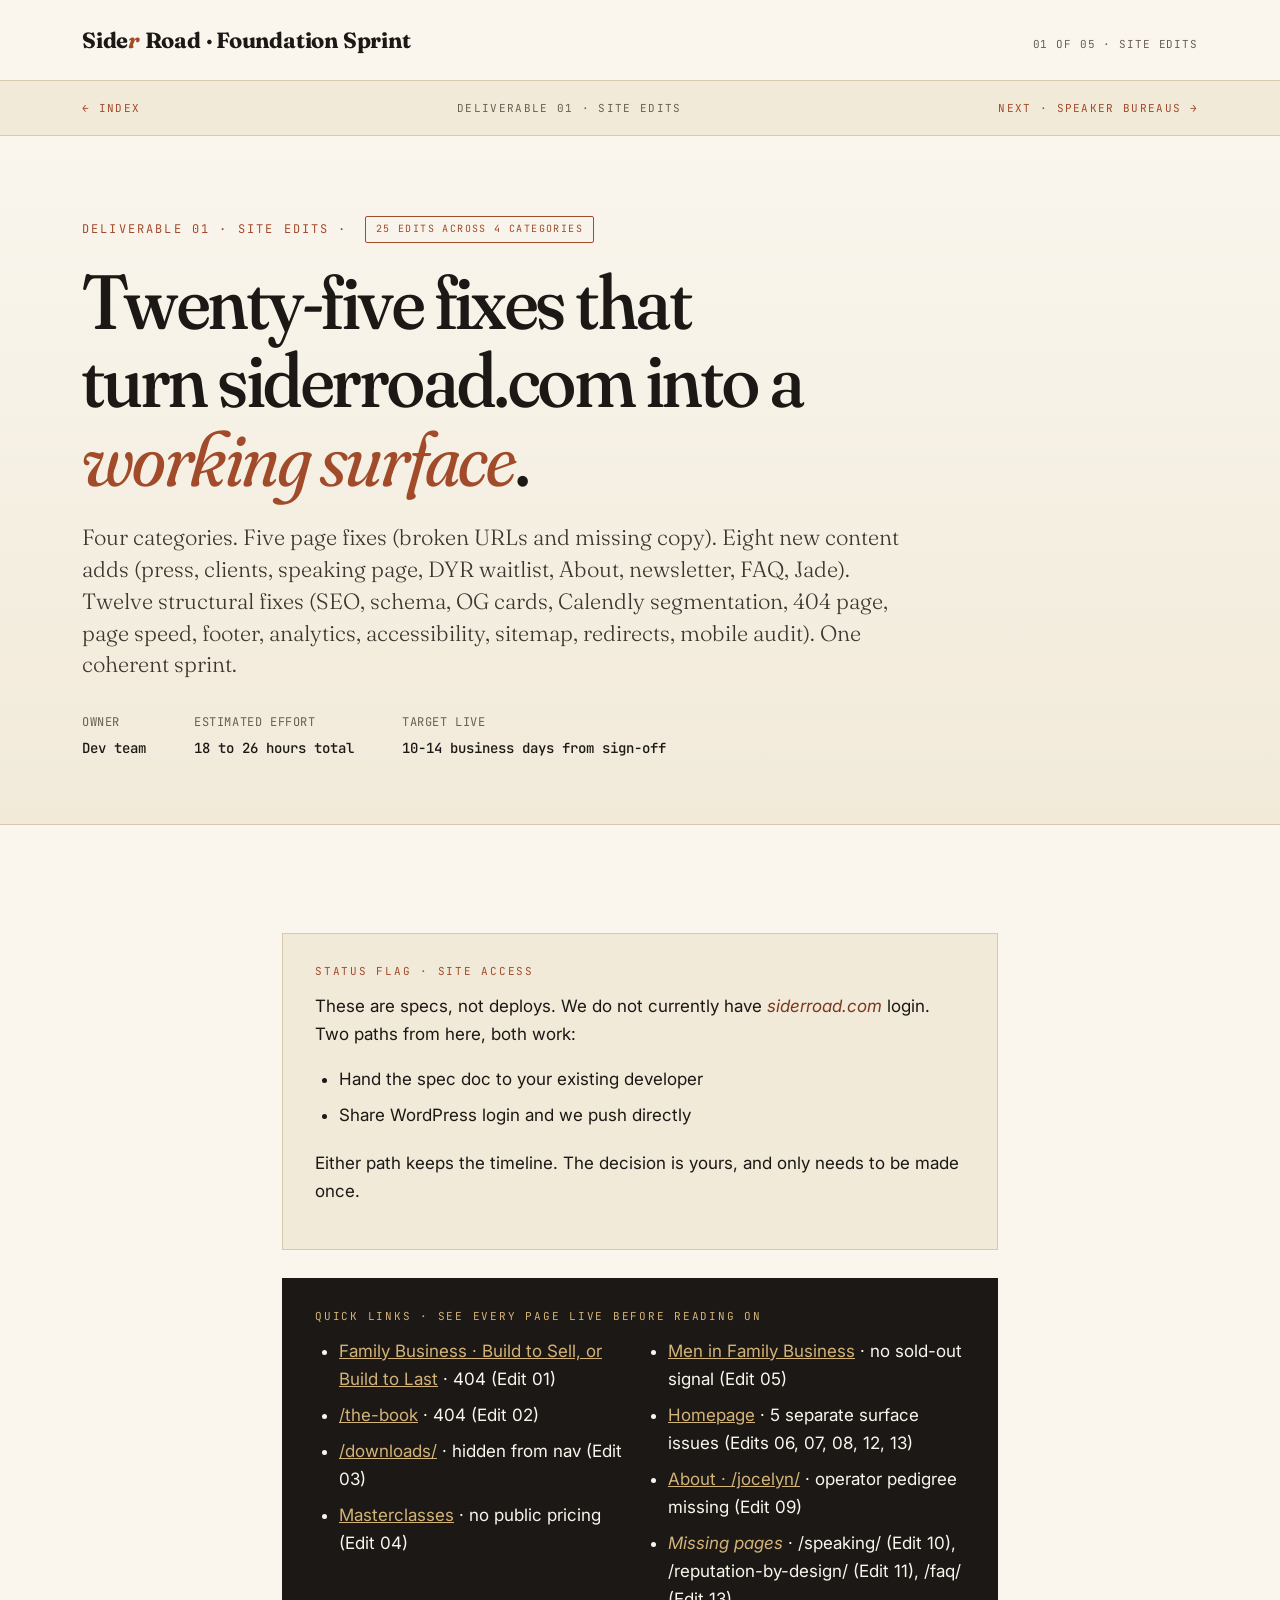
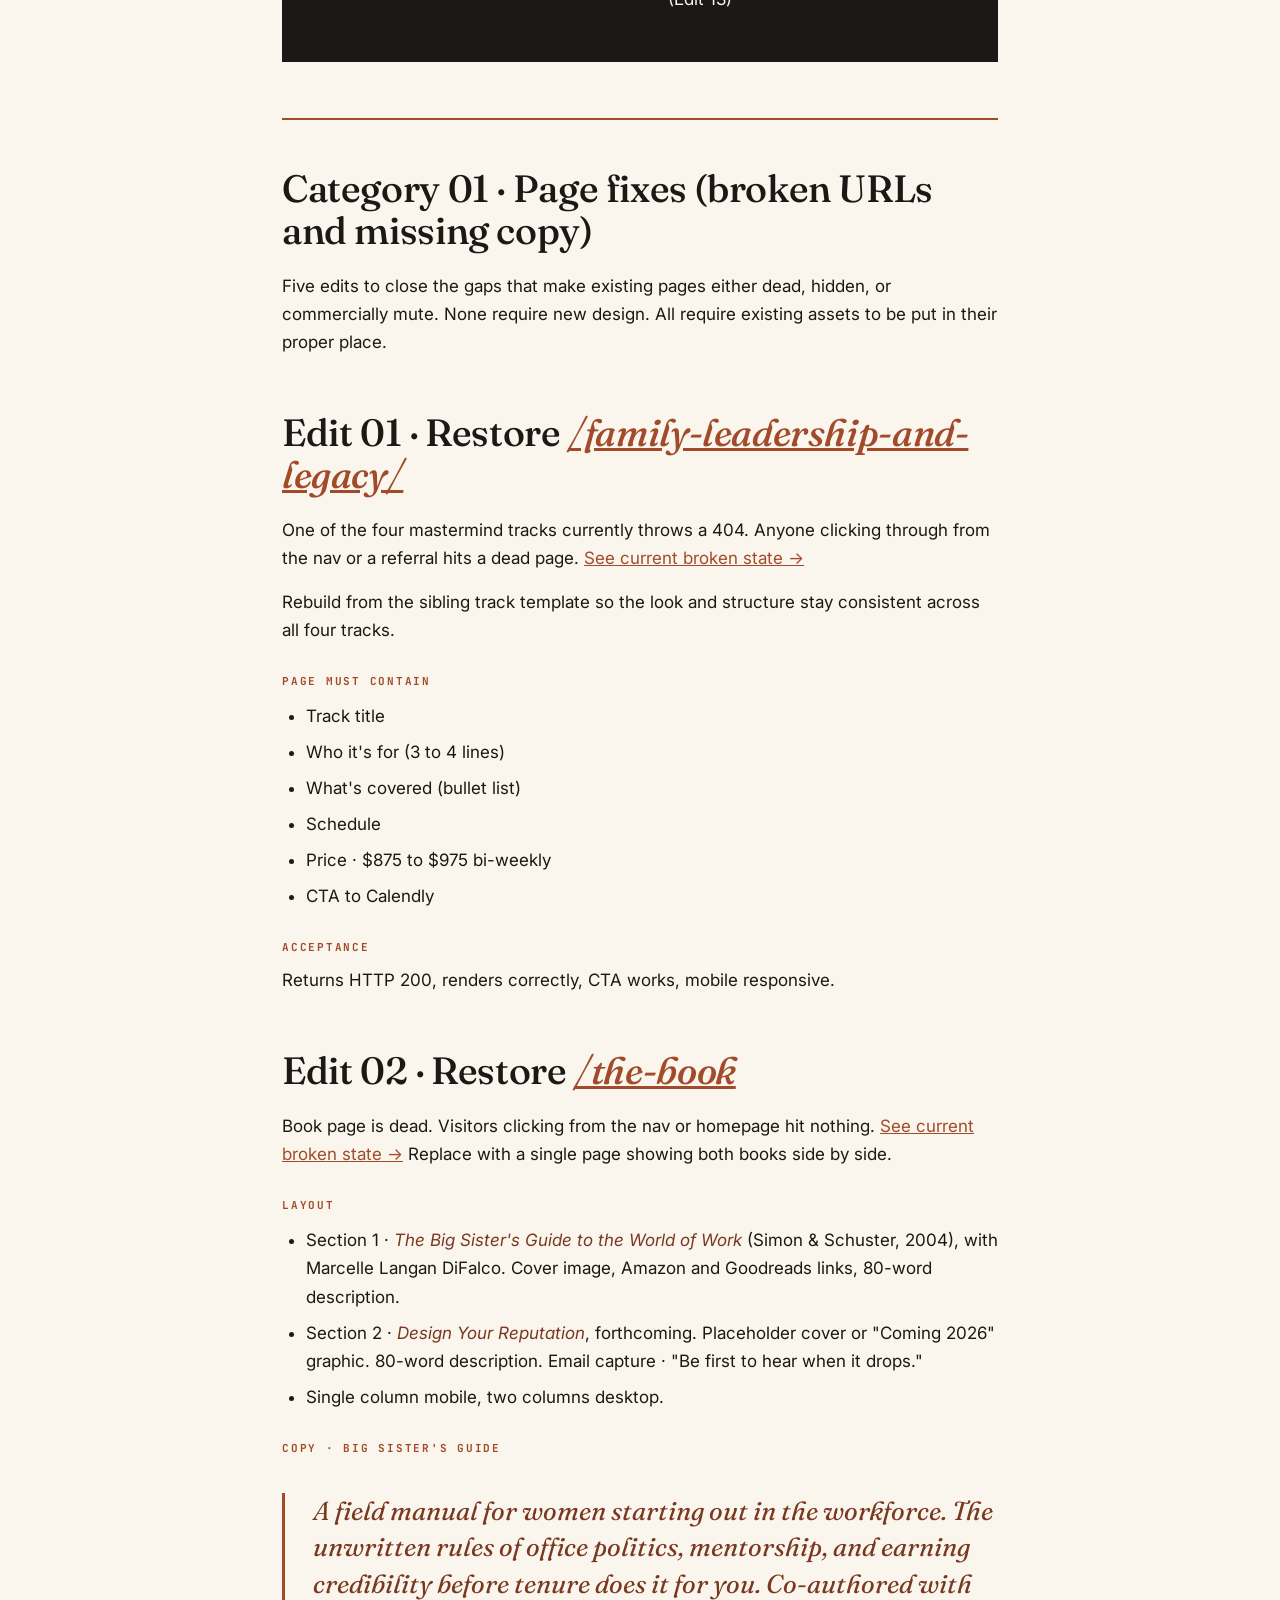
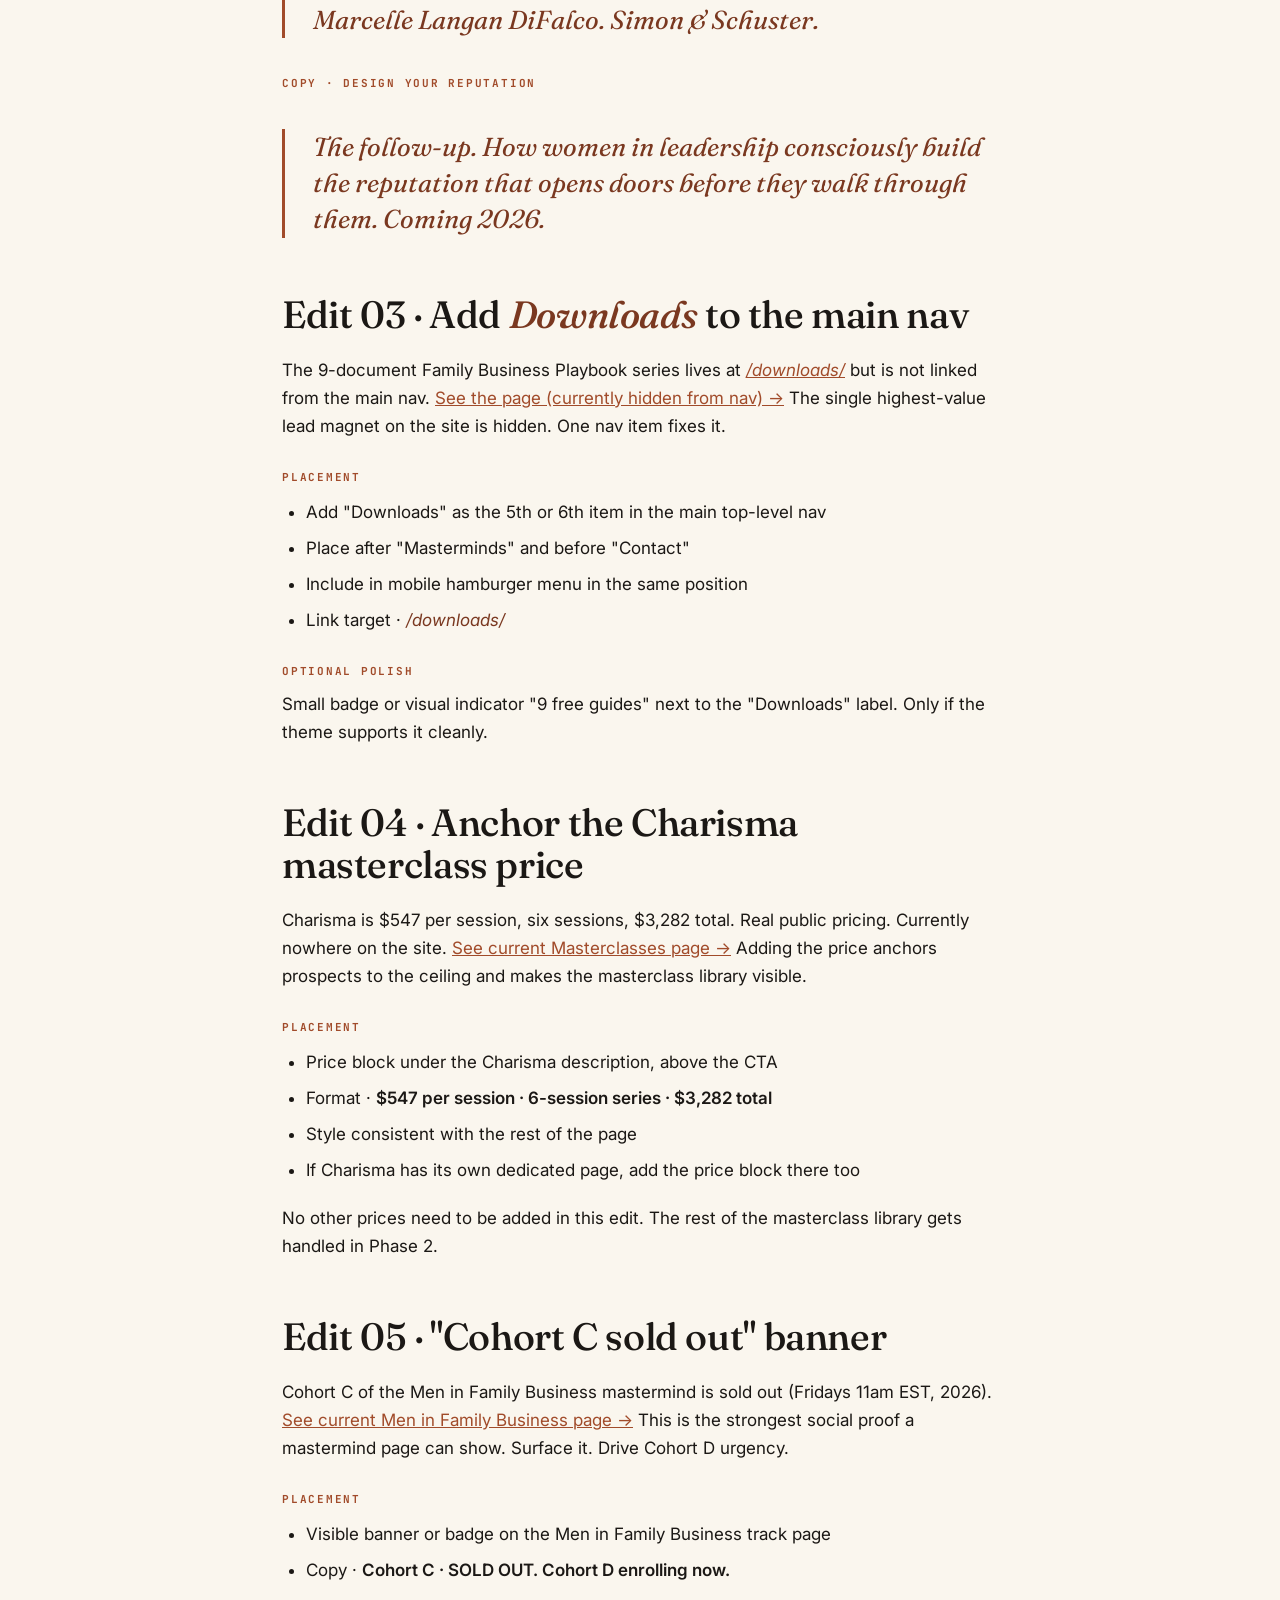
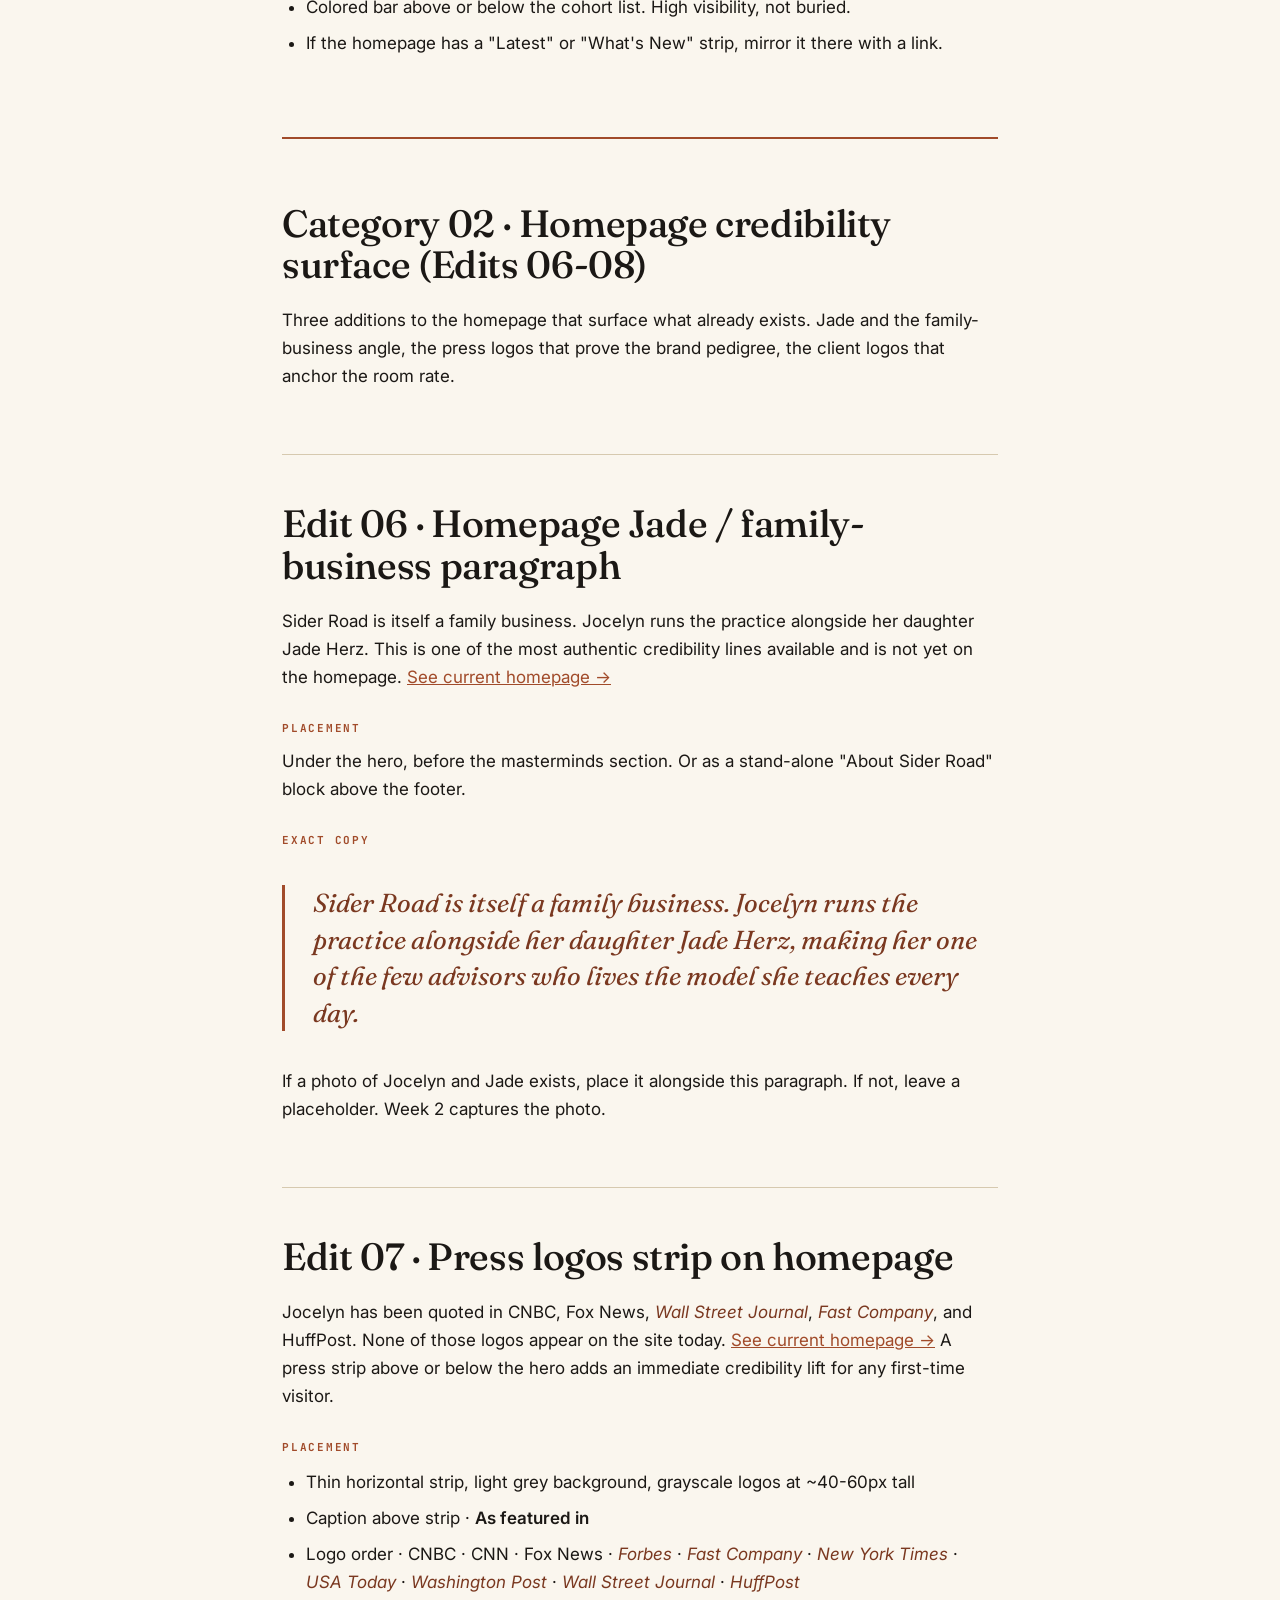
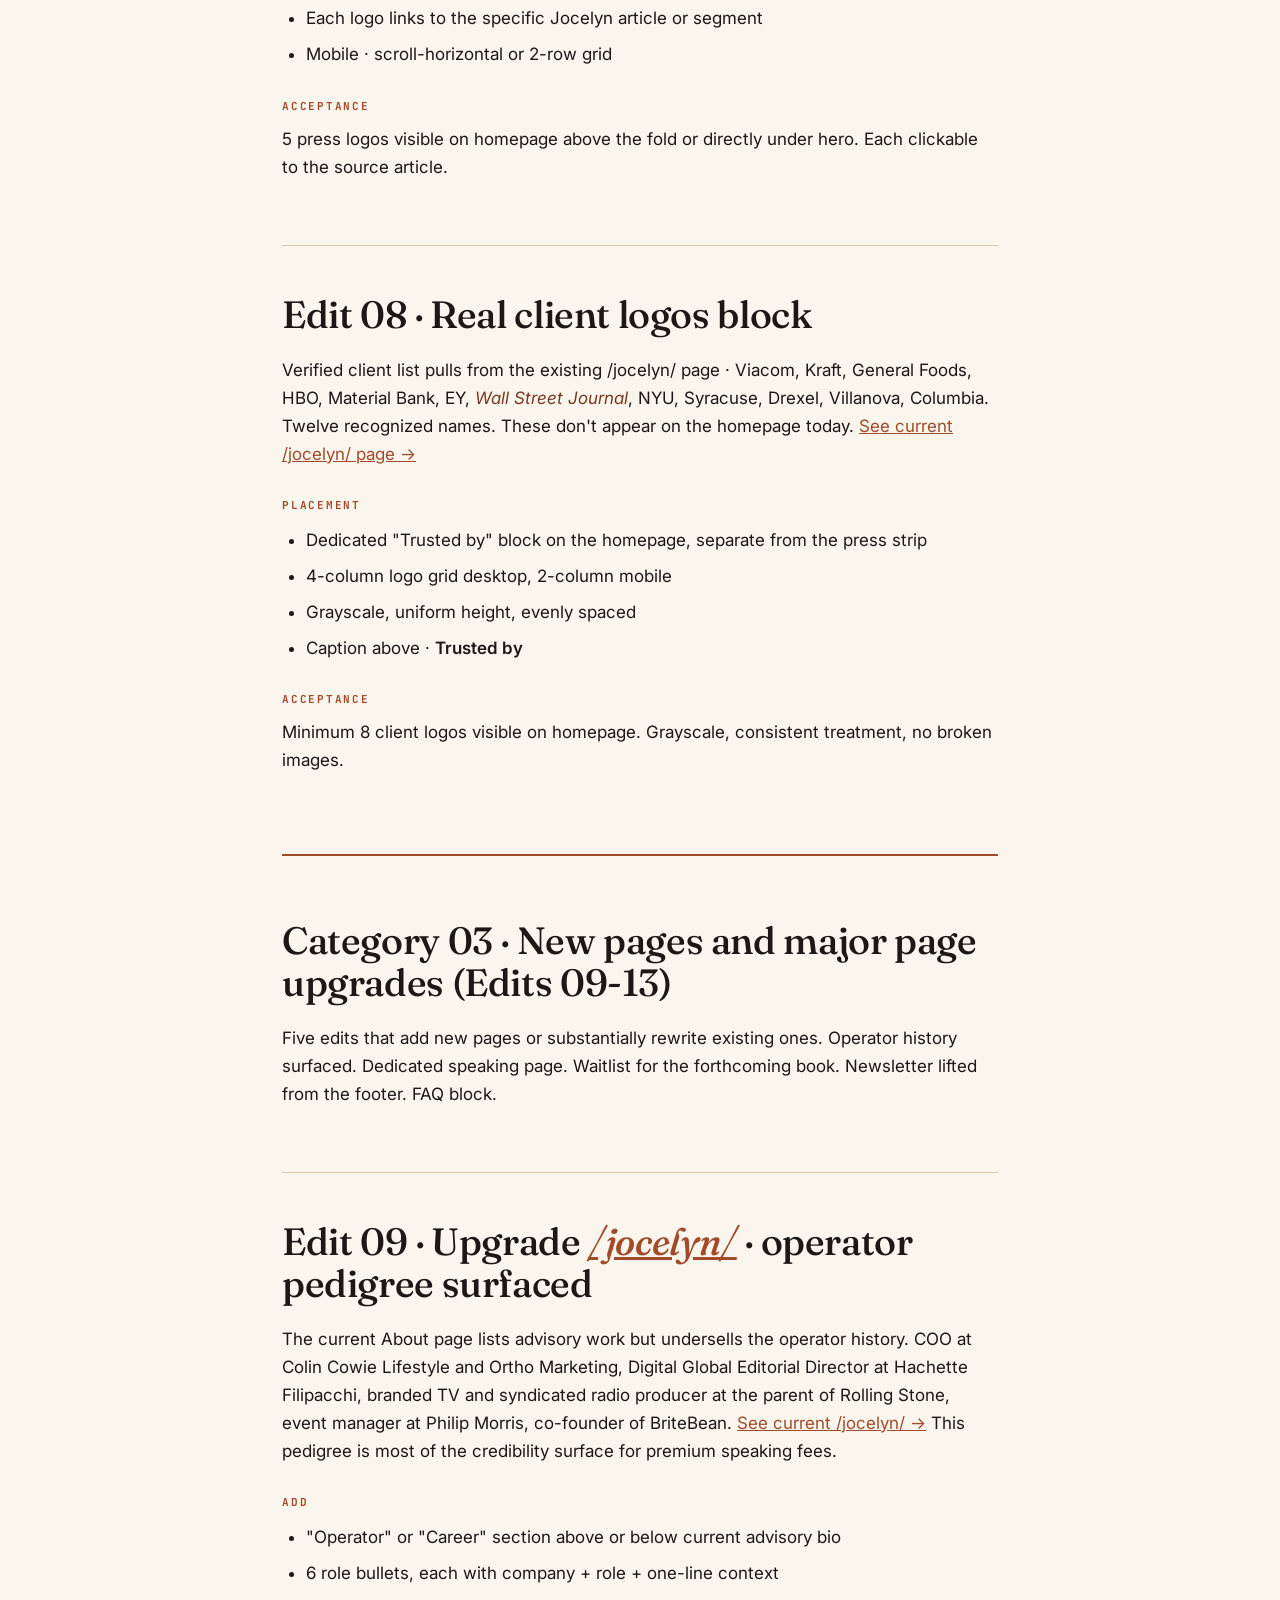
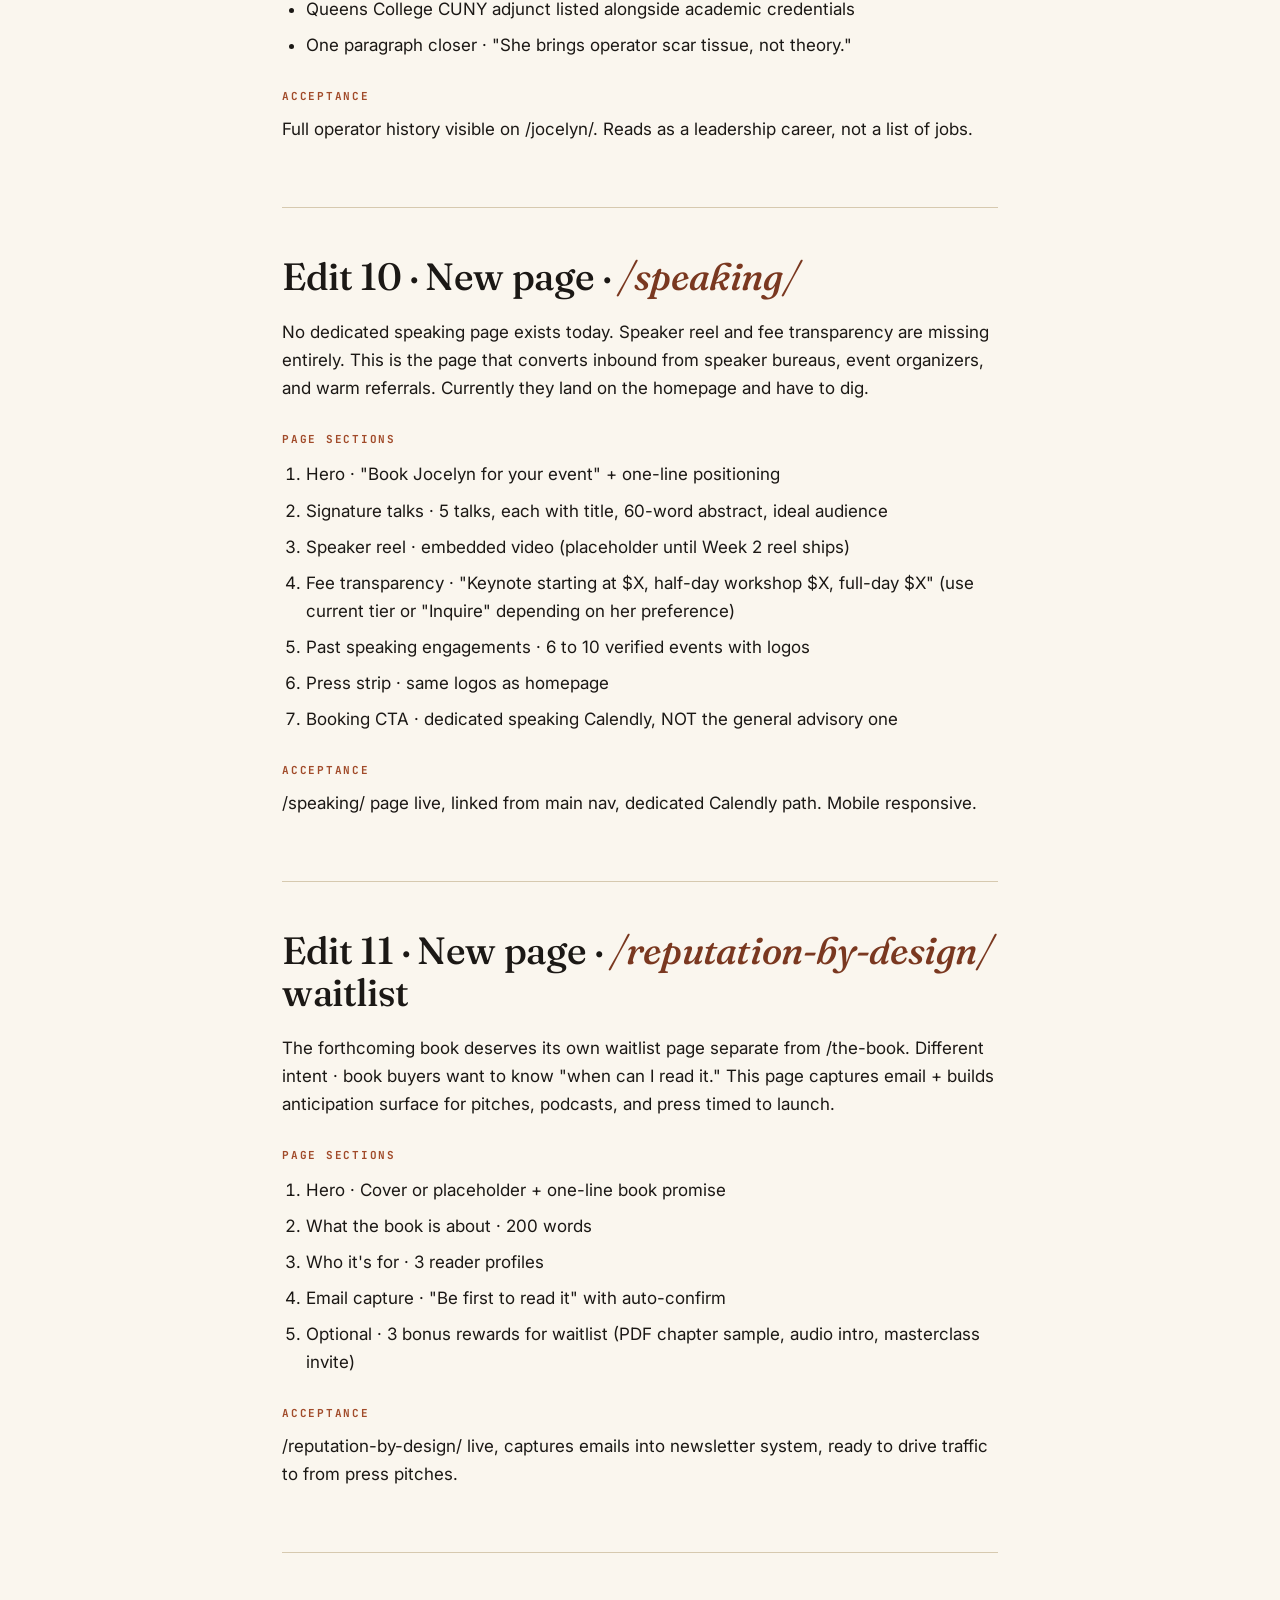
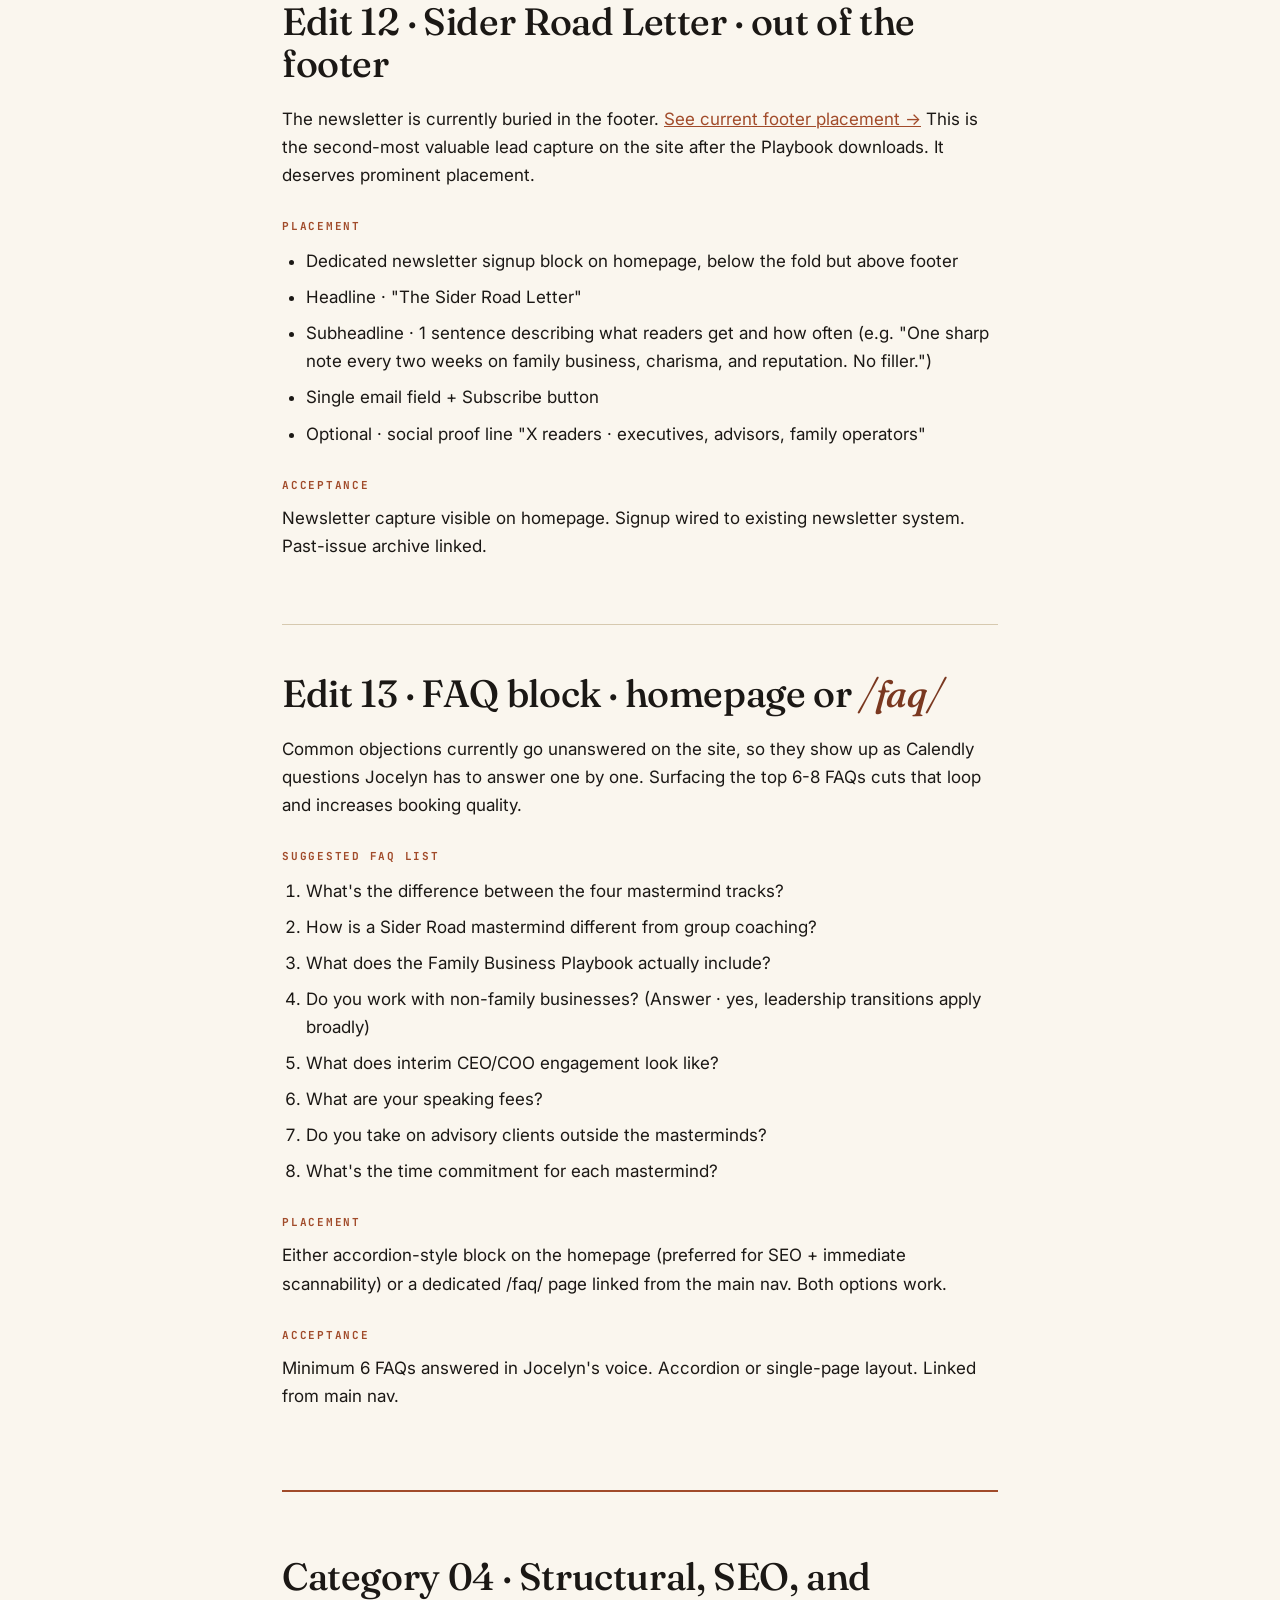
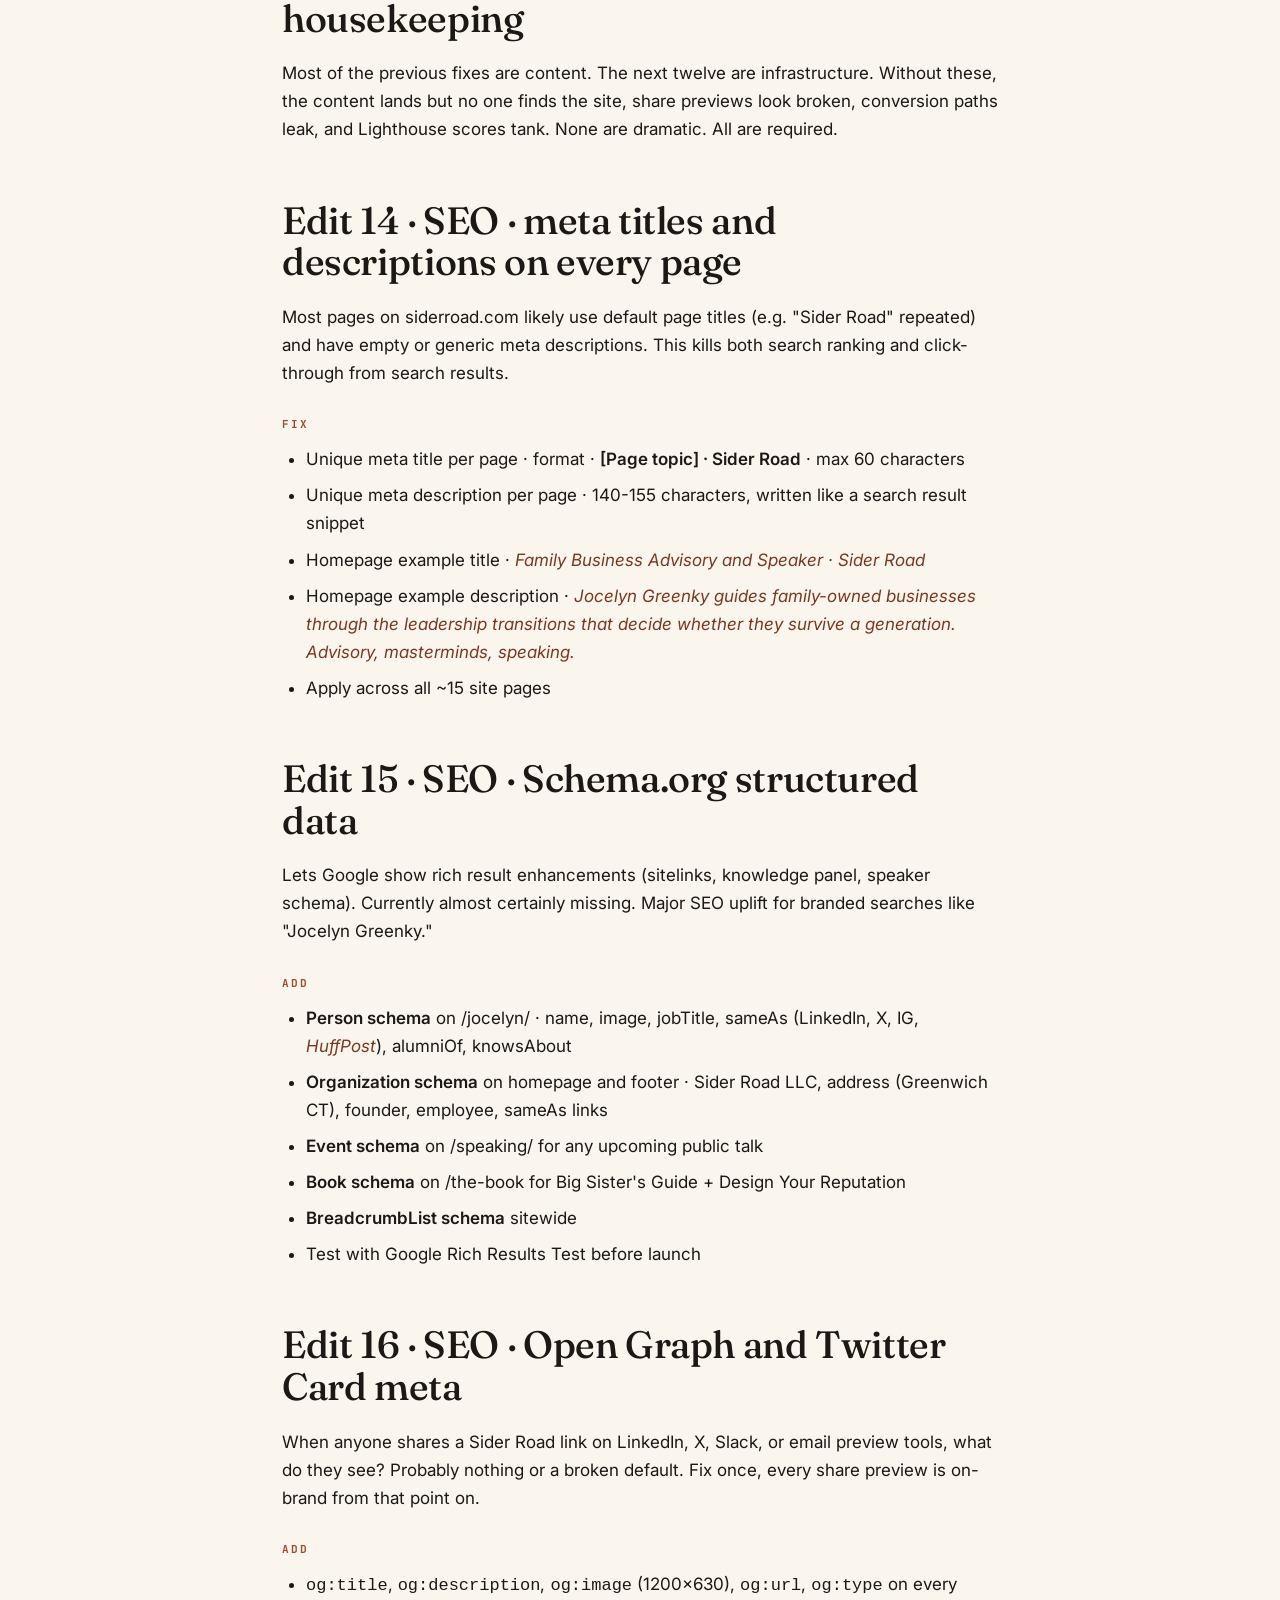
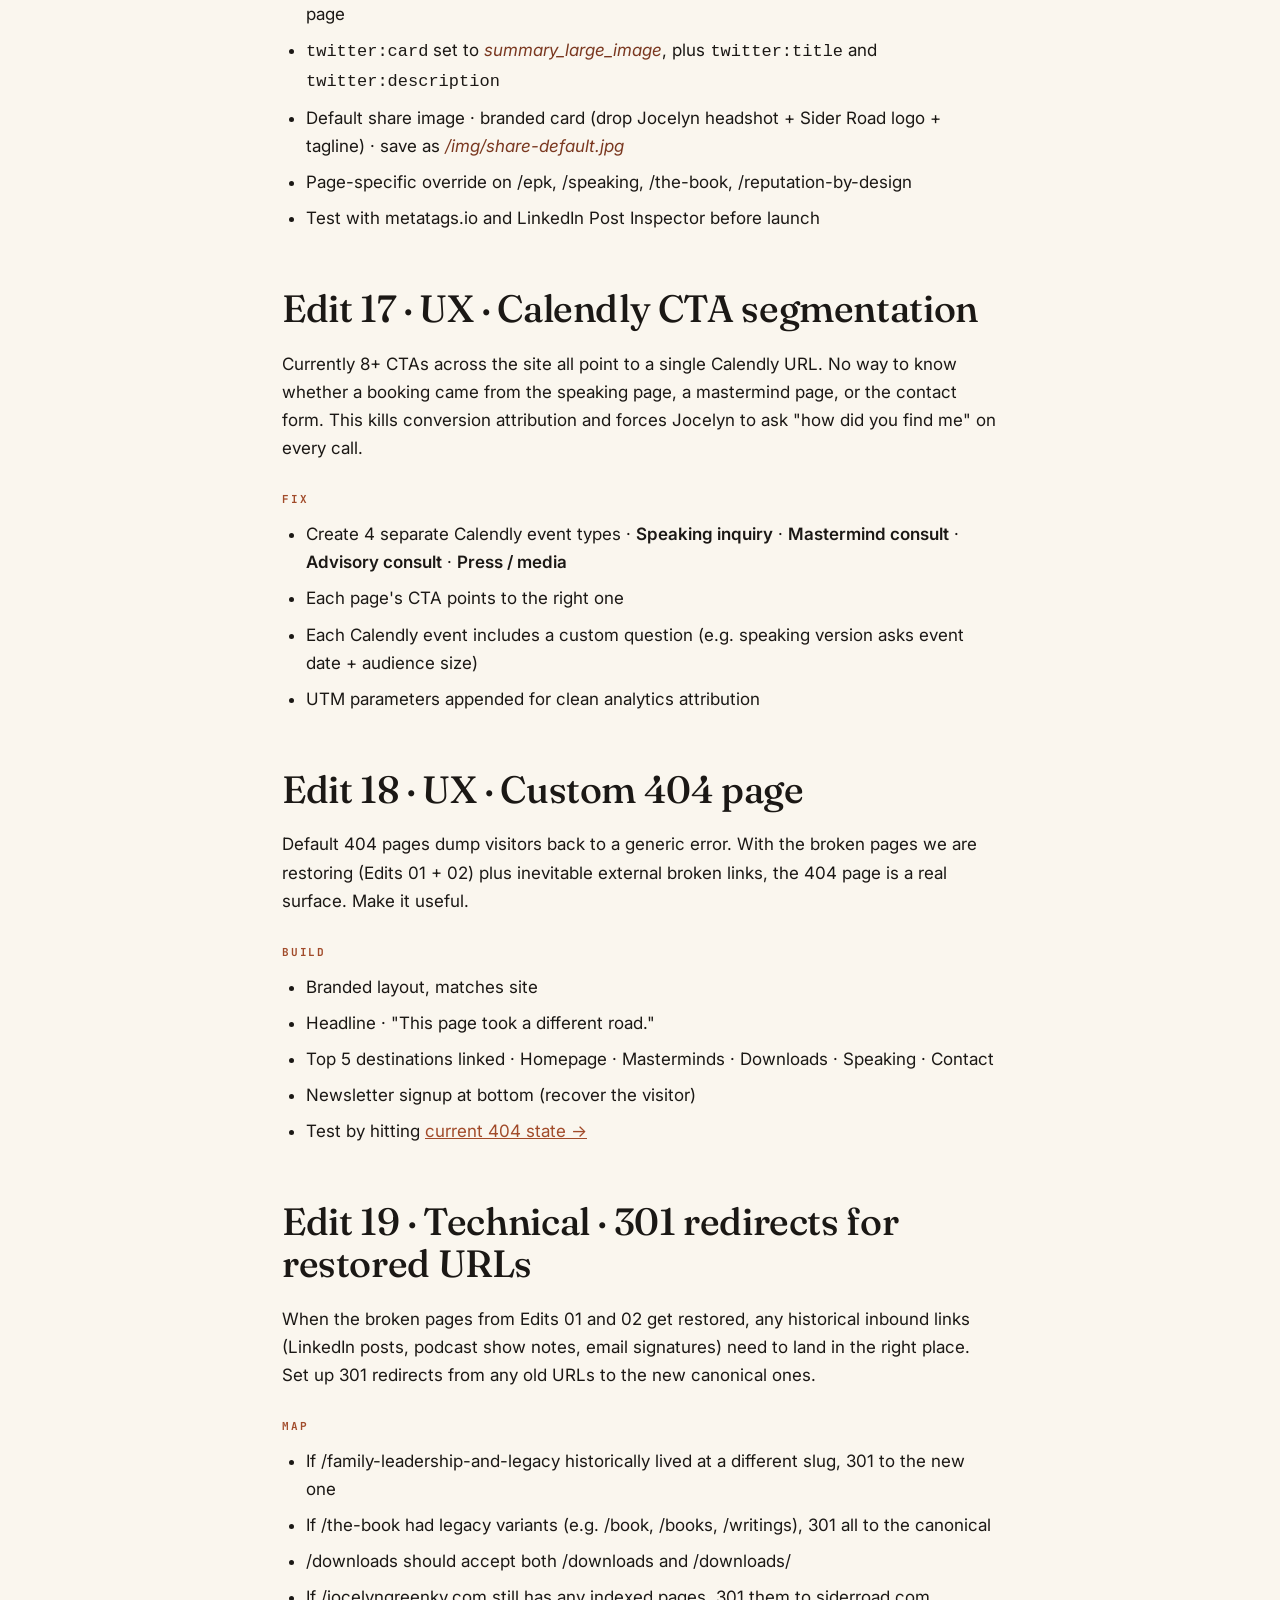
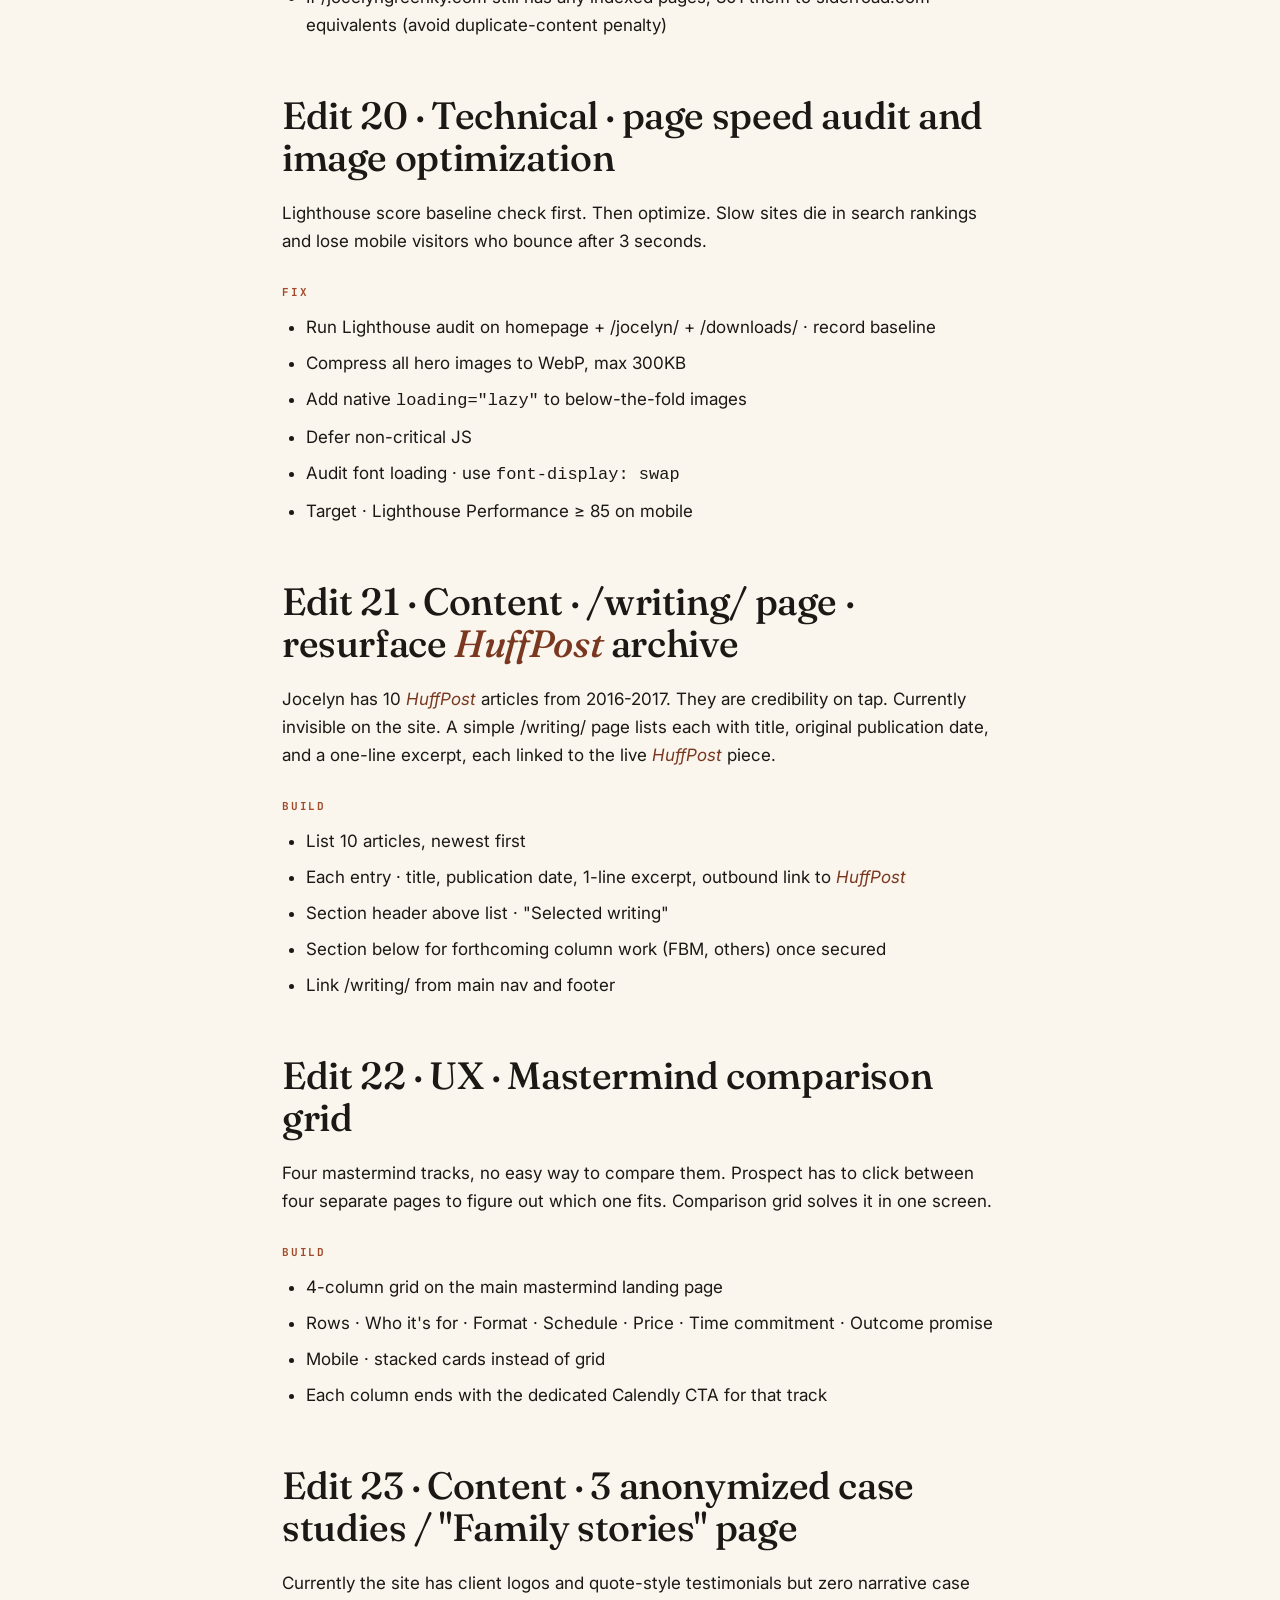
<file: 01_site_edits.html>
<!DOCTYPE html>
<html lang="en">
<head>
<meta charset="UTF-8" />
<meta name="viewport" content="width=device-width, initial-scale=1.0" />
<title>01 · Site Edits · Sider Road Sprint</title>
<link rel="preconnect" href="https://fonts.googleapis.com" />
<link rel="preconnect" href="https://fonts.gstatic.com" crossorigin />
<link href="https://fonts.googleapis.com/css2?family=Fraunces:opsz,wght,SOFT@9..144,300..900,30..100&family=Inter:wght@300;400;500;600;700&family=JetBrains+Mono:wght@400;500&display=swap" rel="stylesheet" />
<link rel="stylesheet" href="_shared.css" />
</head>
<body>

<header class="masthead">
  <div class="container masthead-inner">
    <a href="index.html" class="masthead-logo">Side<span>r</span> Road · Foundation Sprint</a>
    <div class="masthead-meta">01 of 05 · Site Edits</div>
  </div>
</header>

<div class="progress-strip">
  <div class="container">
    <div><a href="index.html">← Index</a></div>
    <div>Deliverable 01 · Site Edits</div>
    <div><a href="02_bureau_submissions.html">Next · Speaker Bureaus →</a></div>
  </div>
</div>

<section class="hero">
  <div class="container">
    <div class="hero-eyebrow">Deliverable 01 · Site Edits · <span class="status drafted">25 edits across 4 categories</span></div>
    <h1>Twenty-five fixes that turn siderroad.com into a <em>working surface</em>.</h1>
    <p class="hero-lede">Four categories. Five page fixes (broken URLs and missing copy). Eight new content adds (press, clients, speaking page, DYR waitlist, About, newsletter, FAQ, Jade). Twelve structural fixes (SEO, schema, OG cards, Calendly segmentation, 404 page, page speed, footer, analytics, accessibility, sitemap, redirects, mobile audit). One coherent sprint.</p>
    <div class="hero-meta">
      <div>Owner <strong>Dev team</strong></div>
      <div>Estimated effort <strong>18 to 26 hours total</strong></div>
      <div>Target live <strong>10-14 business days from sign-off</strong></div>
    </div>
  </div>
</section>

<section class="content">
  <div class="container-narrow">
    <div class="prose">

      <div class="card">
        <div class="card-label">Status flag · site access</div>
        <p>These are specs, not deploys. We do not currently have <em>siderroad.com</em> login. Two paths from here, both work:</p>
        <ul style="margin-top: 12px;">
          <li>Hand the spec doc to your existing developer</li>
          <li>Share WordPress login and we push directly</li>
        </ul>
        <p style="margin-top: 12px;">Either path keeps the timeline. The decision is yours, and only needs to be made once.</p>
      </div>

      <div class="card deep">
        <div class="card-label">Quick links · see every page live before reading on</div>
        <ul style="margin-top: 6px; columns: 2; column-gap: 32px;">
          <li><a href="https://siderroad.com/family-leadership-and-legacy/" target="_blank" rel="noopener">Family Business · Build to Sell, or Build to Last</a> · 404 (Edit 01)</li>
          <li><a href="https://siderroad.com/the-book" target="_blank" rel="noopener">/the-book</a> · 404 (Edit 02)</li>
          <li><a href="https://siderroad.com/downloads/" target="_blank" rel="noopener">/downloads/</a> · hidden from nav (Edit 03)</li>
          <li><a href="https://siderroad.com/masterclasses/" target="_blank" rel="noopener">Masterclasses</a> · no public pricing (Edit 04)</li>
          <li><a href="https://siderroad.com/men-in-family-business/" target="_blank" rel="noopener">Men in Family Business</a> · no sold-out signal (Edit 05)</li>
          <li><a href="https://siderroad.com" target="_blank" rel="noopener">Homepage</a> · 5 separate surface issues (Edits 06, 07, 08, 12, 13)</li>
          <li><a href="https://siderroad.com/jocelyn/" target="_blank" rel="noopener">About · /jocelyn/</a> · operator pedigree missing (Edit 09)</li>
          <li><em>Missing pages</em> · /speaking/ (Edit 10), /reputation-by-design/ (Edit 11), /faq/ (Edit 13)</li>
        </ul>
      </div>

      <h2 style="border-top: 2px solid var(--sienna); padding-top: 48px;">Category 01 · Page fixes (broken URLs and missing copy)</h2>
      <p>Five edits to close the gaps that make existing pages either dead, hidden, or commercially mute. None require new design. All require existing assets to be put in their proper place.</p>

      <h2>Edit 01 · Restore <em><a href="https://siderroad.com/family-leadership-and-legacy/" target="_blank" rel="noopener">/family-leadership-and-legacy/</a></em></h2>
      <p>One of the four mastermind tracks currently throws a 404. Anyone clicking through from the nav or a referral hits a dead page. <a href="https://siderroad.com/family-leadership-and-legacy/" target="_blank" rel="noopener">See current broken state →</a></p>
      <p>Rebuild from the sibling track template so the look and structure stay consistent across all four tracks.</p>
      <h4>Page must contain</h4>
      <ul>
        <li>Track title</li>
        <li>Who it's for (3 to 4 lines)</li>
        <li>What's covered (bullet list)</li>
        <li>Schedule</li>
        <li>Price · $875 to $975 bi-weekly</li>
        <li>CTA to Calendly</li>
      </ul>
      <h4>Acceptance</h4>
      <p>Returns HTTP 200, renders correctly, CTA works, mobile responsive.</p>

      <h2>Edit 02 · Restore <em><a href="https://siderroad.com/the-book" target="_blank" rel="noopener">/the-book</a></em></h2>
      <p>Book page is dead. Visitors clicking from the nav or homepage hit nothing. <a href="https://siderroad.com/the-book" target="_blank" rel="noopener">See current broken state →</a> Replace with a single page showing both books side by side.</p>
      <h4>Layout</h4>
      <ul>
        <li>Section 1 · <em>The Big Sister's Guide to the World of Work</em> (Simon &amp; Schuster, 2004), with Marcelle Langan DiFalco. Cover image, Amazon and Goodreads links, 80-word description.</li>
        <li>Section 2 · <em>Design Your Reputation</em>, forthcoming. Placeholder cover or "Coming 2026" graphic. 80-word description. Email capture · "Be first to hear when it drops."</li>
        <li>Single column mobile, two columns desktop.</li>
      </ul>
      <h4>Copy · Big Sister's Guide</h4>
      <blockquote class="pullquote">A field manual for women starting out in the workforce. The unwritten rules of office politics, mentorship, and earning credibility before tenure does it for you. Co-authored with Marcelle Langan DiFalco. Simon &amp; Schuster.</blockquote>
      <h4>Copy · Design Your Reputation</h4>
      <blockquote class="pullquote">The follow-up. How women in leadership consciously build the reputation that opens doors before they walk through them. Coming 2026.</blockquote>

      <h2>Edit 03 · Add <em>Downloads</em> to the main nav</h2>
      <p>The 9-document Family Business Playbook series lives at <em><a href="https://siderroad.com/downloads/" target="_blank" rel="noopener">/downloads/</a></em> but is not linked from the main nav. <a href="https://siderroad.com/downloads/" target="_blank" rel="noopener">See the page (currently hidden from nav) →</a> The single highest-value lead magnet on the site is hidden. One nav item fixes it.</p>
      <h4>Placement</h4>
      <ul>
        <li>Add "Downloads" as the 5th or 6th item in the main top-level nav</li>
        <li>Place after "Masterminds" and before "Contact"</li>
        <li>Include in mobile hamburger menu in the same position</li>
        <li>Link target · <em>/downloads/</em></li>
      </ul>
      <h4>Optional polish</h4>
      <p>Small badge or visual indicator "9 free guides" next to the "Downloads" label. Only if the theme supports it cleanly.</p>

      <h2>Edit 04 · Anchor the Charisma masterclass price</h2>
      <p>Charisma is $547 per session, six sessions, $3,282 total. Real public pricing. Currently nowhere on the site. <a href="https://siderroad.com/masterclasses/" target="_blank" rel="noopener">See current Masterclasses page →</a> Adding the price anchors prospects to the ceiling and makes the masterclass library visible.</p>
      <h4>Placement</h4>
      <ul>
        <li>Price block under the Charisma description, above the CTA</li>
        <li>Format · <strong>$547 per session · 6-session series · $3,282 total</strong></li>
        <li>Style consistent with the rest of the page</li>
        <li>If Charisma has its own dedicated page, add the price block there too</li>
      </ul>
      <p>No other prices need to be added in this edit. The rest of the masterclass library gets handled in Phase 2.</p>

      <h2>Edit 05 · "Cohort C sold out" banner</h2>
      <p>Cohort C of the Men in Family Business mastermind is sold out (Fridays 11am EST, 2026). <a href="https://siderroad.com/men-in-family-business/" target="_blank" rel="noopener">See current Men in Family Business page →</a> This is the strongest social proof a mastermind page can show. Surface it. Drive Cohort D urgency.</p>
      <h4>Placement</h4>
      <ul>
        <li>Visible banner or badge on the Men in Family Business track page</li>
        <li>Copy · <strong>Cohort C · SOLD OUT. Cohort D enrolling now.</strong></li>
        <li>Colored bar above or below the cohort list. High visibility, not buried.</li>
        <li>If the homepage has a "Latest" or "What's New" strip, mirror it there with a link.</li>
      </ul>

      <h2 style="border-top: 2px solid var(--sienna); padding-top: 64px; margin-top: 80px;">Category 02 · Homepage credibility surface (Edits 06-08)</h2>
      <p>Three additions to the homepage that surface what already exists. Jade and the family-business angle, the press logos that prove the brand pedigree, the client logos that anchor the room rate.</p>

      <h2 style="border-top: 1px solid var(--rule); padding-top: 48px; margin-top: 64px;">Edit 06 · Homepage Jade / family-business paragraph</h2>
      <p>Sider Road is itself a family business. Jocelyn runs the practice alongside her daughter Jade Herz. This is one of the most authentic credibility lines available and is not yet on the homepage. <a href="https://siderroad.com" target="_blank" rel="noopener">See current homepage →</a></p>
      <h4>Placement</h4>
      <p>Under the hero, before the masterminds section. Or as a stand-alone "About Sider Road" block above the footer.</p>
      <h4>Exact copy</h4>
      <blockquote class="pullquote">Sider Road is itself a family business. Jocelyn runs the practice alongside her daughter Jade Herz, making her one of the few advisors who lives the model she teaches every day.</blockquote>
      <p>If a photo of Jocelyn and Jade exists, place it alongside this paragraph. If not, leave a placeholder. Week 2 captures the photo.</p>

      <h2 style="border-top: 1px solid var(--rule); padding-top: 48px; margin-top: 64px;">Edit 07 · Press logos strip on homepage</h2>
      <p>Jocelyn has been quoted in CNBC, Fox News, <em>Wall Street Journal</em>, <em>Fast Company</em>, and HuffPost. None of those logos appear on the site today. <a href="https://siderroad.com" target="_blank" rel="noopener">See current homepage →</a> A press strip above or below the hero adds an immediate credibility lift for any first-time visitor.</p>
      <h4>Placement</h4>
      <ul>
        <li>Thin horizontal strip, light grey background, grayscale logos at ~40-60px tall</li>
        <li>Caption above strip · <strong>As featured in</strong></li>
        <li>Logo order · CNBC · CNN · Fox News · <em>Forbes</em> · <em>Fast Company</em> · <em>New York Times</em> · <em>USA Today</em> · <em>Washington Post</em> · <em>Wall Street Journal</em> · <em>HuffPost</em></li>
        <li>Each logo links to the specific Jocelyn article or segment</li>
        <li>Mobile · scroll-horizontal or 2-row grid</li>
      </ul>
      <h4>Acceptance</h4>
      <p>5 press logos visible on homepage above the fold or directly under hero. Each clickable to the source article.</p>

      <h2 style="border-top: 1px solid var(--rule); padding-top: 48px; margin-top: 64px;">Edit 08 · Real client logos block</h2>
      <p>Verified client list pulls from the existing /jocelyn/ page · Viacom, Kraft, General Foods, HBO, Material Bank, EY, <em>Wall Street Journal</em>, NYU, Syracuse, Drexel, Villanova, Columbia. Twelve recognized names. These don't appear on the homepage today. <a href="https://siderroad.com/jocelyn/" target="_blank" rel="noopener">See current /jocelyn/ page →</a></p>
      <h4>Placement</h4>
      <ul>
        <li>Dedicated "Trusted by" block on the homepage, separate from the press strip</li>
        <li>4-column logo grid desktop, 2-column mobile</li>
        <li>Grayscale, uniform height, evenly spaced</li>
        <li>Caption above · <strong>Trusted by</strong></li>
      </ul>
      <h4>Acceptance</h4>
      <p>Minimum 8 client logos visible on homepage. Grayscale, consistent treatment, no broken images.</p>

      <h2 style="border-top: 2px solid var(--sienna); padding-top: 64px; margin-top: 80px;">Category 03 · New pages and major page upgrades (Edits 09-13)</h2>
      <p>Five edits that add new pages or substantially rewrite existing ones. Operator history surfaced. Dedicated speaking page. Waitlist for the forthcoming book. Newsletter lifted from the footer. FAQ block.</p>

      <h2 style="border-top: 1px solid var(--rule); padding-top: 48px; margin-top: 64px;">Edit 09 · Upgrade <em><a href="https://siderroad.com/jocelyn/" target="_blank" rel="noopener">/jocelyn/</a></em> · operator pedigree surfaced</h2>
      <p>The current About page lists advisory work but undersells the operator history. COO at Colin Cowie Lifestyle and Ortho Marketing, Digital Global Editorial Director at Hachette Filipacchi, branded TV and syndicated radio producer at the parent of Rolling Stone, event manager at Philip Morris, co-founder of BriteBean. <a href="https://siderroad.com/jocelyn/" target="_blank" rel="noopener">See current /jocelyn/ →</a> This pedigree is most of the credibility surface for premium speaking fees.</p>
      <h4>Add</h4>
      <ul>
        <li>"Operator" or "Career" section above or below current advisory bio</li>
        <li>6 role bullets, each with company + role + one-line context</li>
        <li>Queens College CUNY adjunct listed alongside academic credentials</li>
        <li>One paragraph closer · "She brings operator scar tissue, not theory."</li>
      </ul>
      <h4>Acceptance</h4>
      <p>Full operator history visible on /jocelyn/. Reads as a leadership career, not a list of jobs.</p>

      <h2 style="border-top: 1px solid var(--rule); padding-top: 48px; margin-top: 64px;">Edit 10 · New page · <em>/speaking/</em></h2>
      <p>No dedicated speaking page exists today. Speaker reel and fee transparency are missing entirely. This is the page that converts inbound from speaker bureaus, event organizers, and warm referrals. Currently they land on the homepage and have to dig.</p>
      <h4>Page sections</h4>
      <ol>
        <li>Hero · "Book Jocelyn for your event" + one-line positioning</li>
        <li>Signature talks · 5 talks, each with title, 60-word abstract, ideal audience</li>
        <li>Speaker reel · embedded video (placeholder until Week 2 reel ships)</li>
        <li>Fee transparency · "Keynote starting at $X, half-day workshop $X, full-day $X" (use current tier or "Inquire" depending on her preference)</li>
        <li>Past speaking engagements · 6 to 10 verified events with logos</li>
        <li>Press strip · same logos as homepage</li>
        <li>Booking CTA · dedicated speaking Calendly, NOT the general advisory one</li>
      </ol>
      <h4>Acceptance</h4>
      <p>/speaking/ page live, linked from main nav, dedicated Calendly path. Mobile responsive.</p>

      <h2 style="border-top: 1px solid var(--rule); padding-top: 48px; margin-top: 64px;">Edit 11 · New page · <em>/reputation-by-design/</em> waitlist</h2>
      <p>The forthcoming book deserves its own waitlist page separate from /the-book. Different intent · book buyers want to know "when can I read it." This page captures email + builds anticipation surface for pitches, podcasts, and press timed to launch.</p>
      <h4>Page sections</h4>
      <ol>
        <li>Hero · Cover or placeholder + one-line book promise</li>
        <li>What the book is about · 200 words</li>
        <li>Who it's for · 3 reader profiles</li>
        <li>Email capture · "Be first to read it" with auto-confirm</li>
        <li>Optional · 3 bonus rewards for waitlist (PDF chapter sample, audio intro, masterclass invite)</li>
      </ol>
      <h4>Acceptance</h4>
      <p>/reputation-by-design/ live, captures emails into newsletter system, ready to drive traffic to from press pitches.</p>

      <h2 style="border-top: 1px solid var(--rule); padding-top: 48px; margin-top: 64px;">Edit 12 · Sider Road Letter · out of the footer</h2>
      <p>The newsletter is currently buried in the footer. <a href="https://siderroad.com" target="_blank" rel="noopener">See current footer placement →</a> This is the second-most valuable lead capture on the site after the Playbook downloads. It deserves prominent placement.</p>
      <h4>Placement</h4>
      <ul>
        <li>Dedicated newsletter signup block on homepage, below the fold but above footer</li>
        <li>Headline · "The Sider Road Letter"</li>
        <li>Subheadline · 1 sentence describing what readers get and how often (e.g. "One sharp note every two weeks on family business, charisma, and reputation. No filler.")</li>
        <li>Single email field + Subscribe button</li>
        <li>Optional · social proof line "X readers · executives, advisors, family operators"</li>
      </ul>
      <h4>Acceptance</h4>
      <p>Newsletter capture visible on homepage. Signup wired to existing newsletter system. Past-issue archive linked.</p>

      <h2 style="border-top: 1px solid var(--rule); padding-top: 48px; margin-top: 64px;">Edit 13 · FAQ block · homepage or <em>/faq/</em></h2>
      <p>Common objections currently go unanswered on the site, so they show up as Calendly questions Jocelyn has to answer one by one. Surfacing the top 6-8 FAQs cuts that loop and increases booking quality.</p>
      <h4>Suggested FAQ list</h4>
      <ol>
        <li>What's the difference between the four mastermind tracks?</li>
        <li>How is a Sider Road mastermind different from group coaching?</li>
        <li>What does the Family Business Playbook actually include?</li>
        <li>Do you work with non-family businesses? (Answer · yes, leadership transitions apply broadly)</li>
        <li>What does interim CEO/COO engagement look like?</li>
        <li>What are your speaking fees?</li>
        <li>Do you take on advisory clients outside the masterminds?</li>
        <li>What's the time commitment for each mastermind?</li>
      </ol>
      <h4>Placement</h4>
      <p>Either accordion-style block on the homepage (preferred for SEO + immediate scannability) or a dedicated /faq/ page linked from the main nav. Both options work.</p>
      <h4>Acceptance</h4>
      <p>Minimum 6 FAQs answered in Jocelyn's voice. Accordion or single-page layout. Linked from main nav.</p>

      <h2 style="border-top: 2px solid var(--sienna); padding-top: 64px; margin-top: 80px;">Category 04 · Structural, SEO, and housekeeping</h2>
      <p>Most of the previous fixes are content. The next twelve are infrastructure. Without these, the content lands but no one finds the site, share previews look broken, conversion paths leak, and Lighthouse scores tank. None are dramatic. All are required.</p>

      <h2>Edit 14 · SEO · meta titles and descriptions on every page</h2>
      <p>Most pages on siderroad.com likely use default page titles (e.g. "Sider Road" repeated) and have empty or generic meta descriptions. This kills both search ranking and click-through from search results.</p>
      <h4>Fix</h4>
      <ul>
        <li>Unique meta title per page · format · <strong>[Page topic] · Sider Road</strong> · max 60 characters</li>
        <li>Unique meta description per page · 140-155 characters, written like a search result snippet</li>
        <li>Homepage example title · <em>Family Business Advisory and Speaker · Sider Road</em></li>
        <li>Homepage example description · <em>Jocelyn Greenky guides family-owned businesses through the leadership transitions that decide whether they survive a generation. Advisory, masterminds, speaking.</em></li>
        <li>Apply across all ~15 site pages</li>
      </ul>

      <h2>Edit 15 · SEO · Schema.org structured data</h2>
      <p>Lets Google show rich result enhancements (sitelinks, knowledge panel, speaker schema). Currently almost certainly missing. Major SEO uplift for branded searches like "Jocelyn Greenky."</p>
      <h4>Add</h4>
      <ul>
        <li><strong>Person schema</strong> on /jocelyn/ · name, image, jobTitle, sameAs (LinkedIn, X, IG, <em>HuffPost</em>), alumniOf, knowsAbout</li>
        <li><strong>Organization schema</strong> on homepage and footer · Sider Road LLC, address (Greenwich CT), founder, employee, sameAs links</li>
        <li><strong>Event schema</strong> on /speaking/ for any upcoming public talk</li>
        <li><strong>Book schema</strong> on /the-book for Big Sister's Guide + Design Your Reputation</li>
        <li><strong>BreadcrumbList schema</strong> sitewide</li>
        <li>Test with Google Rich Results Test before launch</li>
      </ul>

      <h2>Edit 16 · SEO · Open Graph and Twitter Card meta</h2>
      <p>When anyone shares a Sider Road link on LinkedIn, X, Slack, or email preview tools, what do they see? Probably nothing or a broken default. Fix once, every share preview is on-brand from that point on.</p>
      <h4>Add</h4>
      <ul>
        <li><code>og:title</code>, <code>og:description</code>, <code>og:image</code> (1200×630), <code>og:url</code>, <code>og:type</code> on every page</li>
        <li><code>twitter:card</code> set to <em>summary_large_image</em>, plus <code>twitter:title</code> and <code>twitter:description</code></li>
        <li>Default share image · branded card (drop Jocelyn headshot + Sider Road logo + tagline) · save as <em>/img/share-default.jpg</em></li>
        <li>Page-specific override on /epk, /speaking, /the-book, /reputation-by-design</li>
        <li>Test with metatags.io and LinkedIn Post Inspector before launch</li>
      </ul>

      <h2>Edit 17 · UX · Calendly CTA segmentation</h2>
      <p>Currently 8+ CTAs across the site all point to a single Calendly URL. No way to know whether a booking came from the speaking page, a mastermind page, or the contact form. This kills conversion attribution and forces Jocelyn to ask "how did you find me" on every call.</p>
      <h4>Fix</h4>
      <ul>
        <li>Create 4 separate Calendly event types · <strong>Speaking inquiry</strong> · <strong>Mastermind consult</strong> · <strong>Advisory consult</strong> · <strong>Press / media</strong></li>
        <li>Each page's CTA points to the right one</li>
        <li>Each Calendly event includes a custom question (e.g. speaking version asks event date + audience size)</li>
        <li>UTM parameters appended for clean analytics attribution</li>
      </ul>

      <h2>Edit 18 · UX · Custom 404 page</h2>
      <p>Default 404 pages dump visitors back to a generic error. With the broken pages we are restoring (Edits 01 + 02) plus inevitable external broken links, the 404 page is a real surface. Make it useful.</p>
      <h4>Build</h4>
      <ul>
        <li>Branded layout, matches site</li>
        <li>Headline · "This page took a different road."</li>
        <li>Top 5 destinations linked · Homepage · Masterminds · Downloads · Speaking · Contact</li>
        <li>Newsletter signup at bottom (recover the visitor)</li>
        <li>Test by hitting <a href="https://siderroad.com/this-page-does-not-exist" target="_blank" rel="noopener">current 404 state →</a></li>
      </ul>

      <h2>Edit 19 · Technical · 301 redirects for restored URLs</h2>
      <p>When the broken pages from Edits 01 and 02 get restored, any historical inbound links (LinkedIn posts, podcast show notes, email signatures) need to land in the right place. Set up 301 redirects from any old URLs to the new canonical ones.</p>
      <h4>Map</h4>
      <ul>
        <li>If /family-leadership-and-legacy historically lived at a different slug, 301 to the new one</li>
        <li>If /the-book had legacy variants (e.g. /book, /books, /writings), 301 all to the canonical</li>
        <li>/downloads should accept both /downloads and /downloads/</li>
        <li>If /jocelyngreenky.com still has any indexed pages, 301 them to siderroad.com equivalents (avoid duplicate-content penalty)</li>
      </ul>

      <h2>Edit 20 · Technical · page speed audit and image optimization</h2>
      <p>Lighthouse score baseline check first. Then optimize. Slow sites die in search rankings and lose mobile visitors who bounce after 3 seconds.</p>
      <h4>Fix</h4>
      <ul>
        <li>Run Lighthouse audit on homepage + /jocelyn/ + /downloads/ · record baseline</li>
        <li>Compress all hero images to WebP, max 300KB</li>
        <li>Add native <code>loading="lazy"</code> to below-the-fold images</li>
        <li>Defer non-critical JS</li>
        <li>Audit font loading · use <code>font-display: swap</code></li>
        <li>Target · Lighthouse Performance ≥ 85 on mobile</li>
      </ul>

      <h2>Edit 21 · Content · /writing/ page · resurface <em>HuffPost</em> archive</h2>
      <p>Jocelyn has 10 <em>HuffPost</em> articles from 2016-2017. They are credibility on tap. Currently invisible on the site. A simple /writing/ page lists each with title, original publication date, and a one-line excerpt, each linked to the live <em>HuffPost</em> piece.</p>
      <h4>Build</h4>
      <ul>
        <li>List 10 articles, newest first</li>
        <li>Each entry · title, publication date, 1-line excerpt, outbound link to <em>HuffPost</em></li>
        <li>Section header above list · "Selected writing"</li>
        <li>Section below for forthcoming column work (FBM, others) once secured</li>
        <li>Link /writing/ from main nav and footer</li>
      </ul>

      <h2>Edit 22 · UX · Mastermind comparison grid</h2>
      <p>Four mastermind tracks, no easy way to compare them. Prospect has to click between four separate pages to figure out which one fits. Comparison grid solves it in one screen.</p>
      <h4>Build</h4>
      <ul>
        <li>4-column grid on the main mastermind landing page</li>
        <li>Rows · Who it's for · Format · Schedule · Price · Time commitment · Outcome promise</li>
        <li>Mobile · stacked cards instead of grid</li>
        <li>Each column ends with the dedicated Calendly CTA for that track</li>
      </ul>

      <h2>Edit 23 · Content · 3 anonymized case studies / "Family stories" page</h2>
      <p>Currently the site has client logos and quote-style testimonials but zero narrative case studies. Three anonymized "Family stories" (1500-2500 words each) build the deepest credibility surface possible · the prospect sees themselves in the story.</p>
      <h4>Build</h4>
      <ul>
        <li>Page · /family-stories/ or /case-studies/</li>
        <li>3 stories · one succession transition, one reputation rebuild, one CEO/founder transition</li>
        <li>Each story · context, the moment, what we did, the outcome, what the family learned</li>
        <li>Anonymize names and identifying details · disclose industry only</li>
        <li>Each ends with a Calendly CTA tied to the relevant mastermind</li>
        <li>This is a Week 2-3 build · spec only this sprint</li>
      </ul>

      <h2>Edit 24 · UX · Accessibility audit</h2>
      <p>Alt tags missing on images, color contrast issues, keyboard navigation gaps. Most sites fail WCAG AA. Both moral and legal reason to fix (ADA enforcement is rising in service-business industries).</p>
      <h4>Fix</h4>
      <ul>
        <li>Alt text on every image · descriptive, not "image1.jpg"</li>
        <li>Run axe DevTools audit · fix everything tagged Critical or Serious</li>
        <li>Color contrast minimum 4.5:1 on body text</li>
        <li>All links keyboard-accessible (tabindex, focus states visible)</li>
        <li>ARIA labels on Calendly CTAs, social icons, hamburger menu</li>
        <li>Document remaining gaps in an accessibility statement page · /accessibility/</li>
      </ul>

      <h2>Edit 25 · Technical · analytics, footer, sitemap, mobile audit</h2>
      <p>Four small housekeeping items that close the loop on infrastructure.</p>
      <h4>Analytics</h4>
      <ul>
        <li>GA4 installed and firing on every page (verify with Tag Assistant)</li>
        <li>LinkedIn Insight Tag installed for retargeting</li>
        <li>Optional · Meta Pixel for Facebook retargeting</li>
        <li>Hotjar or Microsoft Clarity for heatmaps · pick one</li>
      </ul>
      <h4>Footer cleanup</h4>
      <ul>
        <li>Reorganized footer · Company / Programs / Resources / Connect columns</li>
        <li>Newsletter signup removed from footer (lives on homepage now per Edit 12)</li>
        <li>Privacy policy and terms links added (update both with current year)</li>
        <li>Social icons updated · LinkedIn, X, Instagram, YouTube if applicable</li>
        <li>Copyright year auto-updates via JS</li>
      </ul>
      <h4>Sitemap and robots</h4>
      <ul>
        <li>sitemap.xml regenerated to include all new pages (/speaking, /epk, /reputation-by-design, /writing, /family-stories, /faq)</li>
        <li>Submit fresh sitemap to Google Search Console</li>
        <li>robots.txt audit · ensure no critical pages accidentally blocked</li>
      </ul>
      <h4>Mobile audit</h4>
      <ul>
        <li>Manual walk on iPhone + Android device · every page</li>
        <li>Test hamburger menu, all CTAs, every form, all download links</li>
        <li>Screenshot issues, hand list back to dev for one cleanup pass</li>
      </ul>

    </div>
  </div>
</section>

<!-- CHECKLIST -->
<section class="checklist">
  <div class="container-narrow">
    <div class="checklist-eyebrow">Checklist · work through in order</div>
    <h2>Site Edits · <em>working checklist</em>.</h2>
    <p class="checklist-lede">Whoever owns this page can run it top to bottom. Check items as they ship. Your progress is saved automatically to this browser.</p>

    <div class="check-progress" id="check-progress-site_edits">0 of 0 complete</div>

    <ul class="checks" id="checklist-site_edits">

      <li data-id="approve-copy">
        <input type="checkbox" />
        <div>
          <span class="check-title">Jocelyn approves all copy across 25 edits</span>
          <span class="check-detail">Headlines, body copy, FAQ answers, /speaking/ talk abstracts, DYR book copy, About operator pedigree, FAQ answers. Voice pass before dev push.</span>
        </div>
      </li>

      <li data-id="book-path">
        <input type="checkbox" />
        <div>
          <span class="check-title">Confirm canonical book page path</span>
          <span class="check-detail"><em>/the-book</em> or <em>/book</em>. Pick one and stick.</span>
        </div>
      </li>

      <li data-id="cohort-d-dates">
        <input type="checkbox" />
        <div>
          <span class="check-title">Confirm Cohort D dates</span>
          <span class="check-detail">Men in Family Business mastermind, for the sold-out banner ("Cohort D enrolling now").</span>
        </div>
      </li>

      <li data-id="charisma-price">
        <input type="checkbox" />
        <div>
          <span class="check-title">Confirm Charisma pricing</span>
          <span class="check-detail">$547 per session, 6 sessions, $3,282 total. Still current?</span>
        </div>
      </li>

      <li data-id="site-access">
        <input type="checkbox" />
        <div>
          <span class="check-title">Site access decision</span>
          <span class="check-detail">Existing dev pushes the specs OR Jocelyn shares WordPress login and we push directly.</span>
        </div>
      </li>

      <li data-id="dev-handoff">
        <input type="checkbox" />
        <div>
          <span class="check-title">Hand off specs to dev</span>
          <span class="check-detail">Send this page or the markdown spec doc, plus the approved copy strings, plus existing login credentials.</span>
        </div>
      </li>

      <li data-id="jade-photo">
        <input type="checkbox" />
        <div>
          <span class="check-title">Photo of Jocelyn + Jade</span>
          <span class="check-detail">For the homepage block. Existing photo, or approve a Week 2 photo session.</span>
        </div>
      </li>

      <li data-id="edit-01">
        <input type="checkbox" />
        <div>
          <span class="check-title">Edit 01 live · /family-leadership-and-legacy/</span>
          <span class="check-detail">Track page restored, mirrors sibling tracks, returns 200, CTA works.</span>
        </div>
      </li>

      <li data-id="edit-02">
        <input type="checkbox" />
        <div>
          <span class="check-title">Edit 02 live · /the-book</span>
          <span class="check-detail">Both books visible, email capture wired, returns 200.</span>
        </div>
      </li>

      <li data-id="edit-03">
        <input type="checkbox" />
        <div>
          <span class="check-title">Edit 03 live · Downloads in main nav</span>
          <span class="check-detail">Visible on every page, mobile menu included, link target works.</span>
        </div>
      </li>

      <li data-id="edit-04">
        <input type="checkbox" />
        <div>
          <span class="check-title">Edit 04 live · Charisma price anchored</span>
          <span class="check-detail">Price block visible on masterclasses page and on the Charisma dedicated page if it exists.</span>
        </div>
      </li>

      <li data-id="edit-05">
        <input type="checkbox" />
        <div>
          <span class="check-title">Edit 05 live · Cohort C sold-out banner</span>
          <span class="check-detail">Unmissable banner on the Men in Family Business track page, mirrored on homepage strip if applicable.</span>
        </div>
      </li>

      <li data-id="jade-paragraph">
        <input type="checkbox" />
        <div>
          <span class="check-title">Jade paragraph live on homepage</span>
          <span class="check-detail">Above the masterminds section. Photo placeholder set if photo pending.</span>
        </div>
      </li>

      <li data-id="edit-06">
        <input type="checkbox" />
        <div>
          <span class="check-title">Edit 06 live · Jade homepage paragraph</span>
          <span class="check-detail">Family-business-itself credibility line above masterminds section, photo placeholder set.</span>
        </div>
      </li>

      <li data-id="edit-07">
        <input type="checkbox" />
        <div>
          <span class="check-title">Edit 07 live · Press logos strip</span>
          <span class="check-detail">CNBC, CNN, Fox News, <em>Forbes</em>, <em>Fast Company</em>, NYT, <em>USA Today</em>, <em>Washington Post</em>, WSJ, HuffPost. Each linked to source article.</span>
        </div>
      </li>

      <li data-id="edit-08">
        <input type="checkbox" />
        <div>
          <span class="check-title">Edit 08 live · Client logos block</span>
          <span class="check-detail">Minimum 8 client logos visible on homepage. Grayscale, consistent treatment.</span>
        </div>
      </li>

      <li data-id="edit-09">
        <input type="checkbox" />
        <div>
          <span class="check-title">Edit 09 live · /jocelyn/ operator pedigree</span>
          <span class="check-detail">Career section with Colin Cowie, Ortho Marketing, Hachette, Wenner, BriteBean, Philip Morris.</span>
        </div>
      </li>

      <li data-id="edit-10">
        <input type="checkbox" />
        <div>
          <span class="check-title">Edit 10 live · /speaking/ page</span>
          <span class="check-detail">5 signature talks, fee transparency, reel placeholder, dedicated speaking Calendly path.</span>
        </div>
      </li>

      <li data-id="edit-11">
        <input type="checkbox" />
        <div>
          <span class="check-title">Edit 11 live · /reputation-by-design/ waitlist</span>
          <span class="check-detail">Email capture wired to newsletter system. Press-pitch ready destination.</span>
        </div>
      </li>

      <li data-id="edit-12">
        <input type="checkbox" />
        <div>
          <span class="check-title">Edit 12 live · Sider Road Letter lifted from footer</span>
          <span class="check-detail">Prominent homepage block, single email field, subscribe button.</span>
        </div>
      </li>

      <li data-id="edit-13">
        <input type="checkbox" />
        <div>
          <span class="check-title">Edit 13 live · FAQ block</span>
          <span class="check-detail">6+ FAQs answered in Jocelyn's voice. Accordion on homepage or dedicated /faq/.</span>
        </div>
      </li>

      <li data-id="edit-14">
        <input type="checkbox" />
        <div>
          <span class="check-title">Edit 14 · SEO · unique meta titles + descriptions per page</span>
          <span class="check-detail">All ~15 pages, written like search-result snippets. Max 60 char titles, 140-155 char descriptions.</span>
        </div>
      </li>

      <li data-id="edit-15">
        <input type="checkbox" />
        <div>
          <span class="check-title">Edit 15 · SEO · Schema.org structured data</span>
          <span class="check-detail">Person, Organization, Event, Book, Breadcrumb schemas. Test with Google Rich Results Test.</span>
        </div>
      </li>

      <li data-id="edit-16">
        <input type="checkbox" />
        <div>
          <span class="check-title">Edit 16 · SEO · Open Graph + Twitter Card meta</span>
          <span class="check-detail">Branded default share image (1200×630). Test with metatags.io + LinkedIn Post Inspector.</span>
        </div>
      </li>

      <li data-id="edit-17">
        <input type="checkbox" />
        <div>
          <span class="check-title">Edit 17 · UX · Calendly CTA segmentation</span>
          <span class="check-detail">4 separate Calendly event types · speaking · mastermind · advisory · press. UTM tagged. Attribution unlocked.</span>
        </div>
      </li>

      <li data-id="edit-18">
        <input type="checkbox" />
        <div>
          <span class="check-title">Edit 18 · UX · Custom 404 page</span>
          <span class="check-detail">Branded, top 5 destinations linked, newsletter signup at bottom. Recovers the visitor.</span>
        </div>
      </li>

      <li data-id="edit-19">
        <input type="checkbox" />
        <div>
          <span class="check-title">Edit 19 · Technical · 301 redirects for restored URLs</span>
          <span class="check-detail">Map old slugs to new. Catch jocelyngreenky.com legacy URLs. Avoid duplicate-content penalty.</span>
        </div>
      </li>

      <li data-id="edit-20">
        <input type="checkbox" />
        <div>
          <span class="check-title">Edit 20 · Technical · page speed audit + image optimization</span>
          <span class="check-detail">Lighthouse baseline + fixes. WebP, lazy load, font-display swap. Target Performance ≥ 85 on mobile.</span>
        </div>
      </li>

      <li data-id="edit-21">
        <input type="checkbox" />
        <div>
          <span class="check-title">Edit 21 · Content · /writing/ page · <em>HuffPost</em> archive resurfaced</span>
          <span class="check-detail">10 articles listed with title, date, excerpt, outbound link. Linked from main nav + footer.</span>
        </div>
      </li>

      <li data-id="edit-22">
        <input type="checkbox" />
        <div>
          <span class="check-title">Edit 22 · UX · Mastermind comparison grid</span>
          <span class="check-detail">4-column grid (or stacked on mobile). Who-for, format, schedule, price, time, outcome.</span>
        </div>
      </li>

      <li data-id="edit-23">
        <input type="checkbox" />
        <div>
          <span class="check-title">Edit 23 · Content · /family-stories/ page (3 anonymized case studies)</span>
          <span class="check-detail">3 stories drafted Week 2-3. Spec + page shell this sprint.</span>
        </div>
      </li>

      <li data-id="edit-24">
        <input type="checkbox" />
        <div>
          <span class="check-title">Edit 24 · UX · Accessibility audit (WCAG AA)</span>
          <span class="check-detail">Alt text on every image, axe DevTools clean, contrast ≥ 4.5:1, keyboard nav working, ARIA labels.</span>
        </div>
      </li>

      <li data-id="edit-25">
        <input type="checkbox" />
        <div>
          <span class="check-title">Edit 25 · Technical · analytics + footer + sitemap + mobile audit</span>
          <span class="check-detail">GA4, LinkedIn Insight, footer reorg, sitemap.xml regen, Search Console resubmit, manual mobile walk.</span>
        </div>
      </li>

      <li data-id="qa-walk">
        <input type="checkbox" />
        <div>
          <span class="check-title">Full QA walk-through in incognito</span>
          <span class="check-detail">Every CTA, every page, mobile + desktop, screenshot before/after on all 25 edits.</span>
        </div>
      </li>

    </ul>

    <button class="check-clear" id="check-clear-site_edits">Reset checklist</button>
  </div>
</section>

<nav class="pagenav">
  <div class="container">
    <div class="nav-prev">
      <span class="nav-label">Previous</span>
      <a href="index.html" class="nav-title">Index</a>
    </div>
    <div class="nav-index">
      <span class="nav-label">All Deliverables</span>
      <a href="index.html">Back to Index</a>
    </div>
    <div class="nav-next">
      <span class="nav-label">Next</span>
      <a href="02_bureau_submissions.html" class="nav-title">Speaker Bureaus</a>
    </div>
  </div>
</nav>

<footer class="foot">
  <div class="container">
    <div>Sider Road · Foundation Sprint · 01 of 05</div>
    <div>Prepared by Alex Lamb · May 11, 2026</div>
  </div>
</footer>

<script src="_shared.js"></script>
<script>document.addEventListener('DOMContentLoaded', function () { initChecklist('site_edits'); });</script>

</body>
</html>
</file>
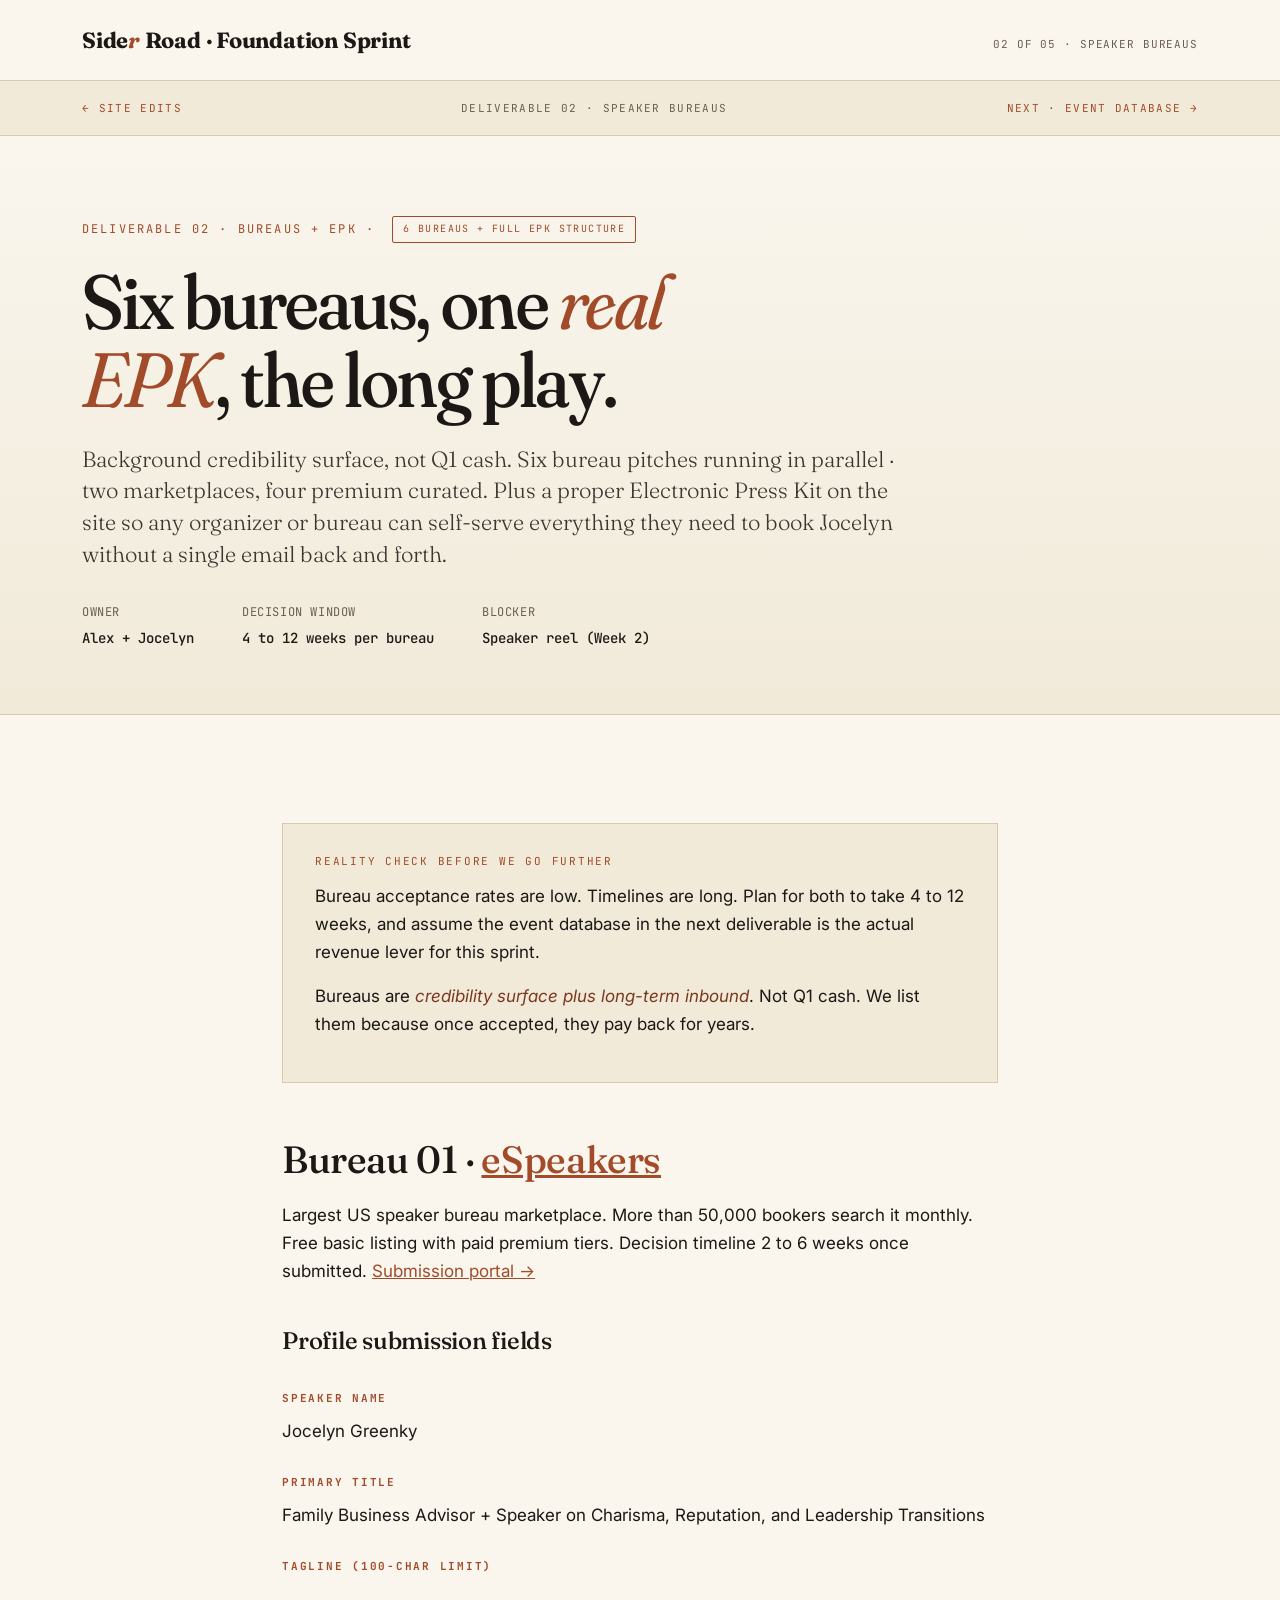
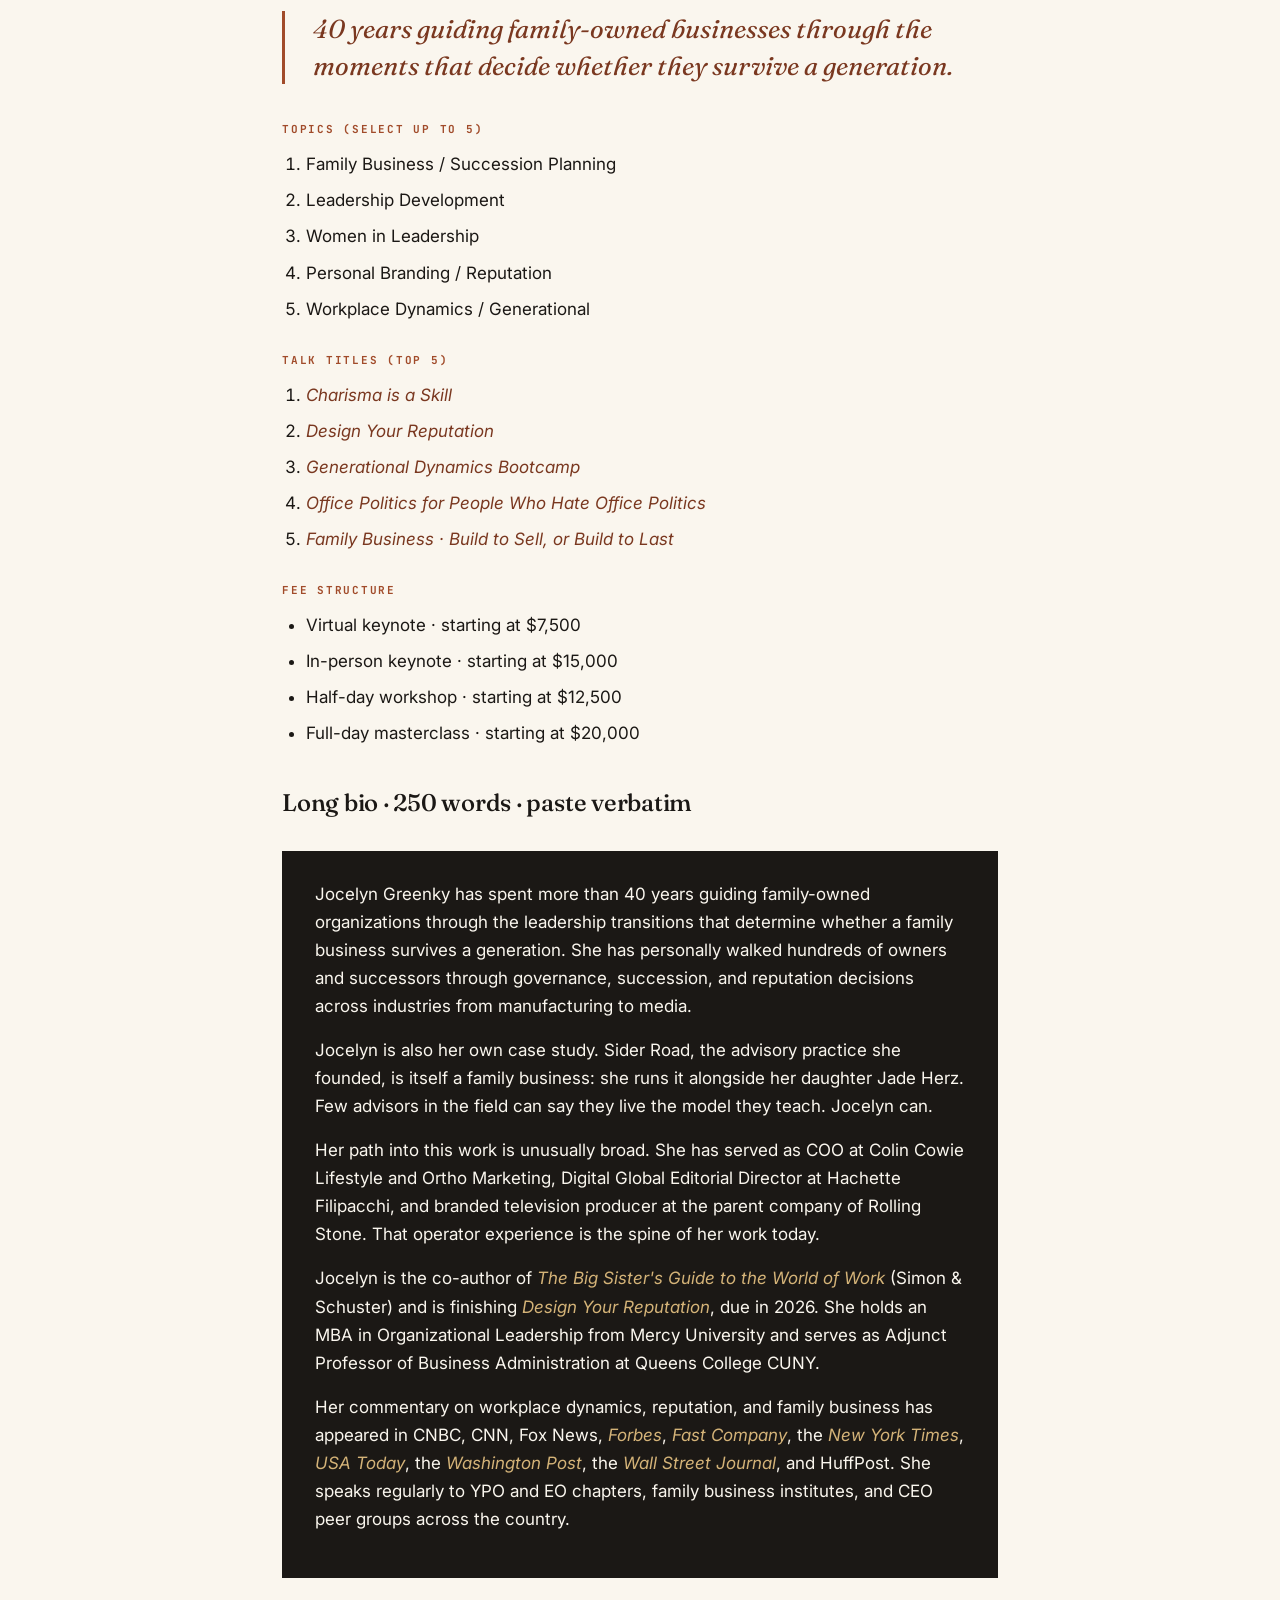
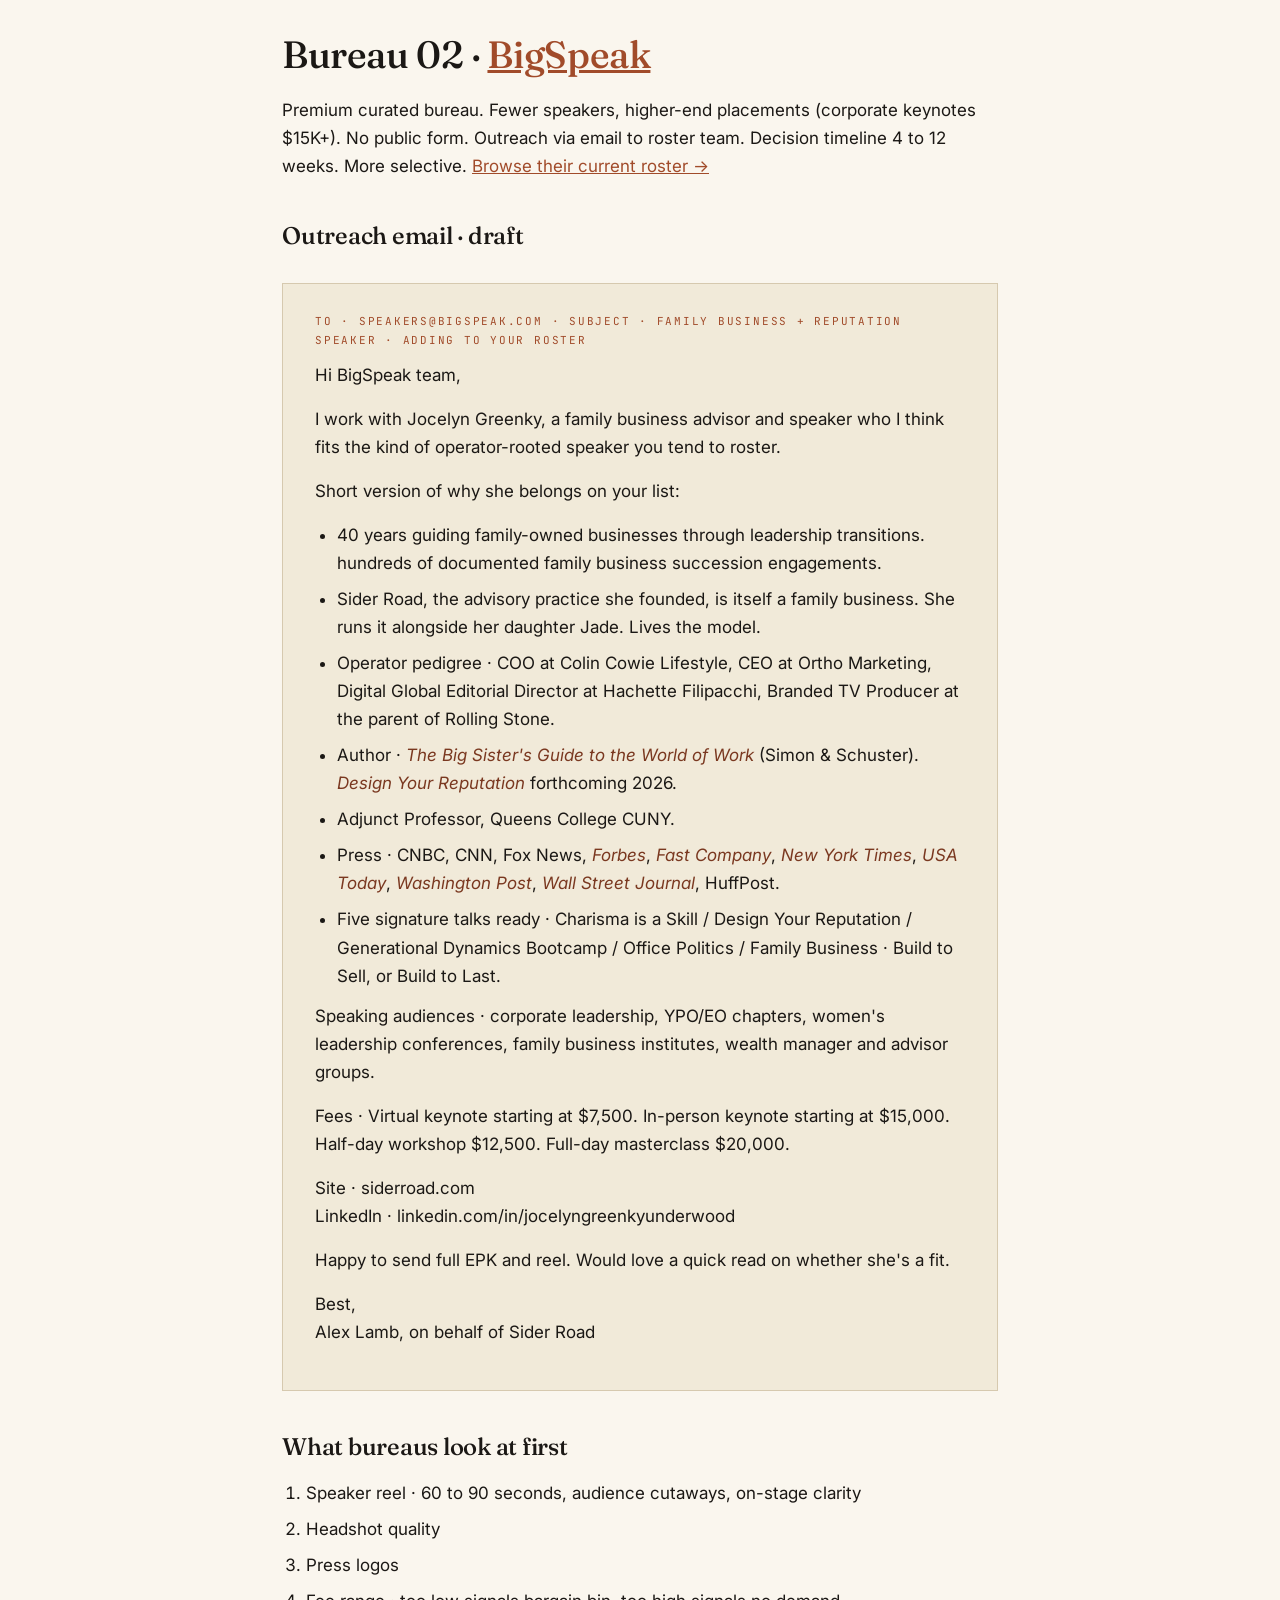
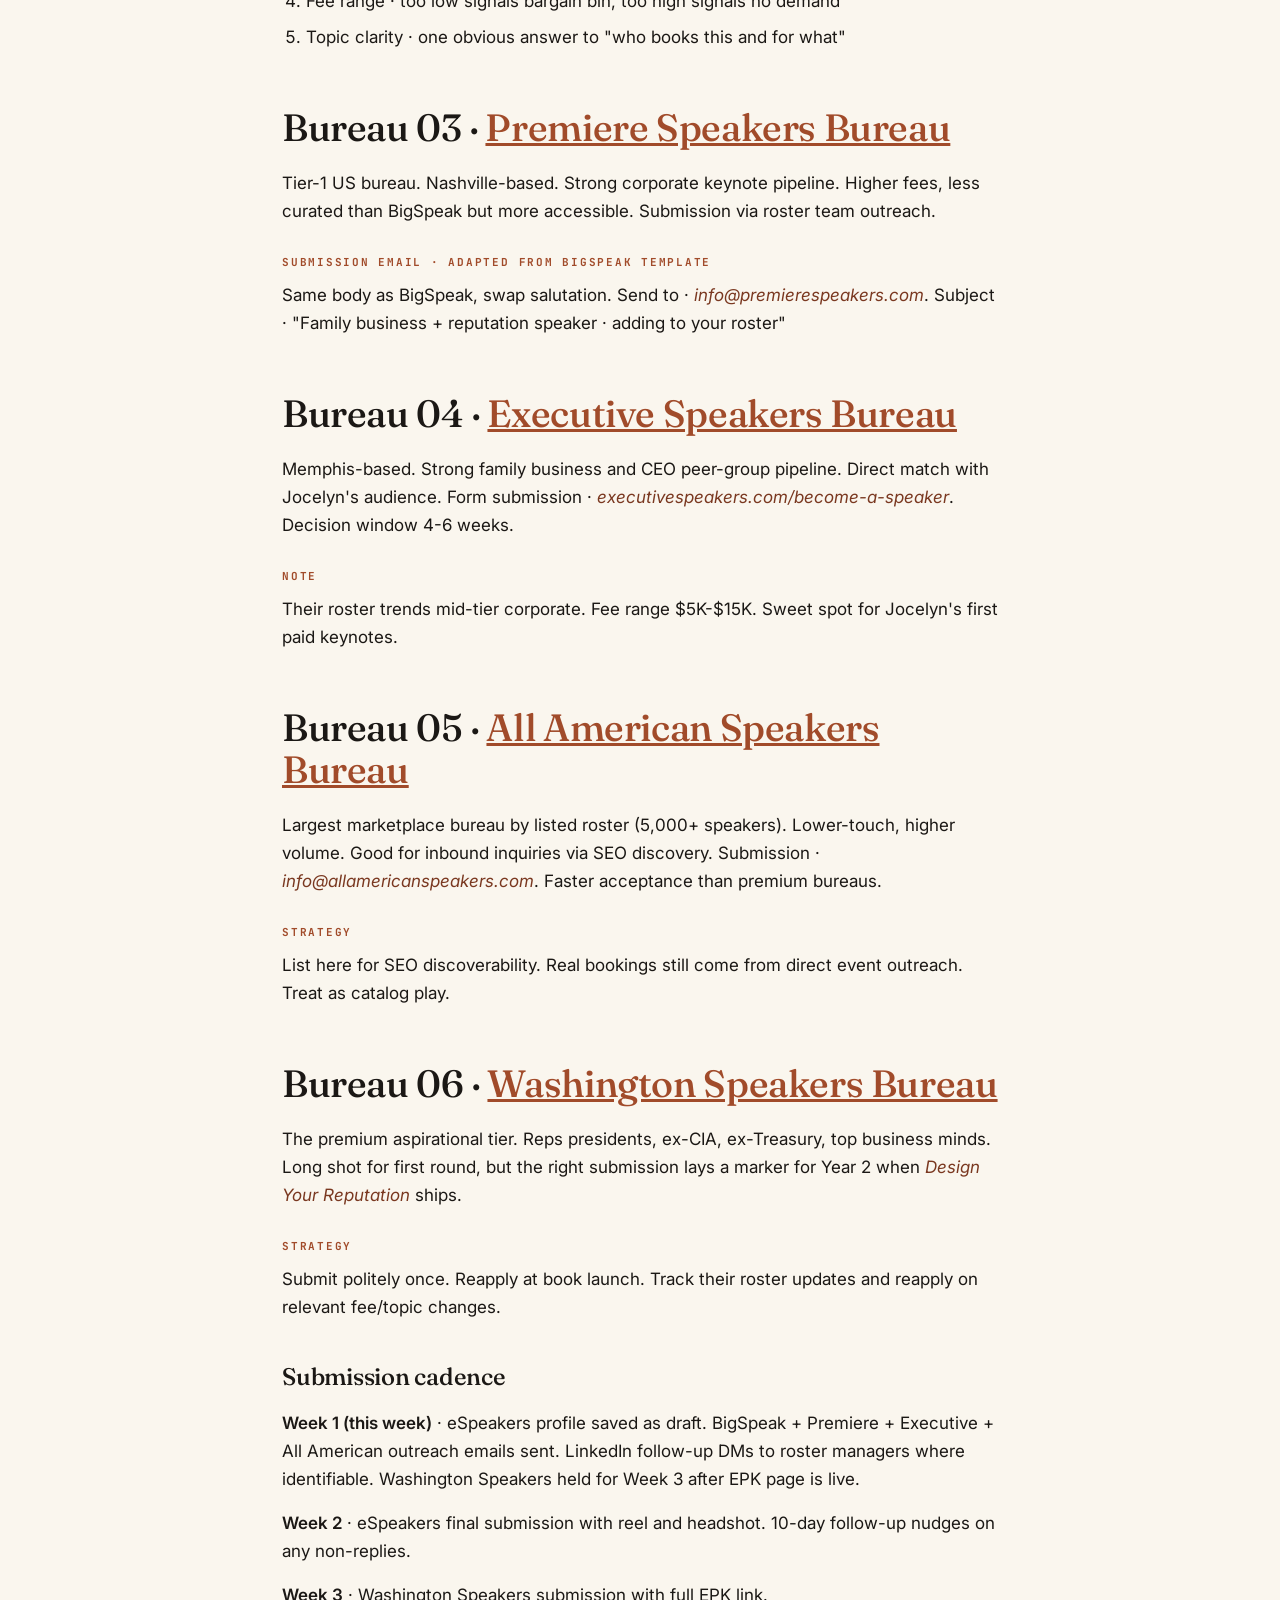
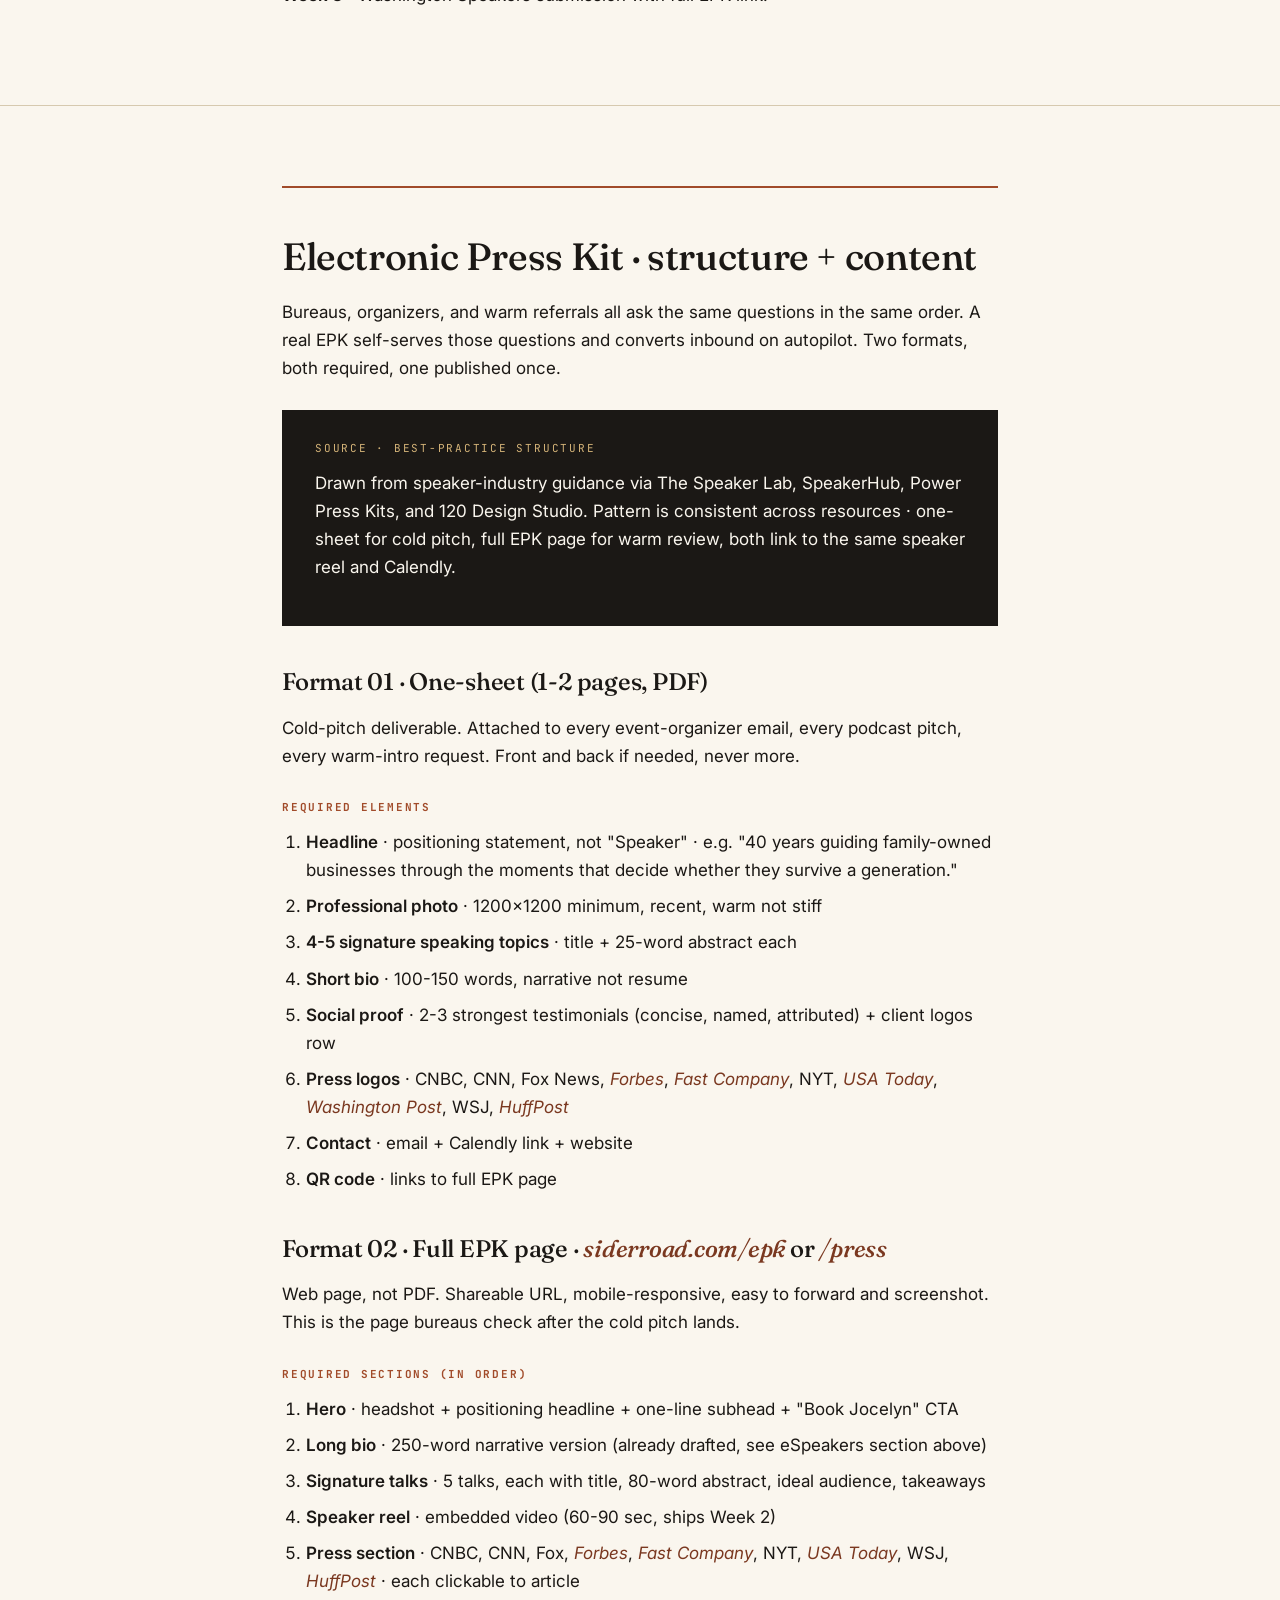
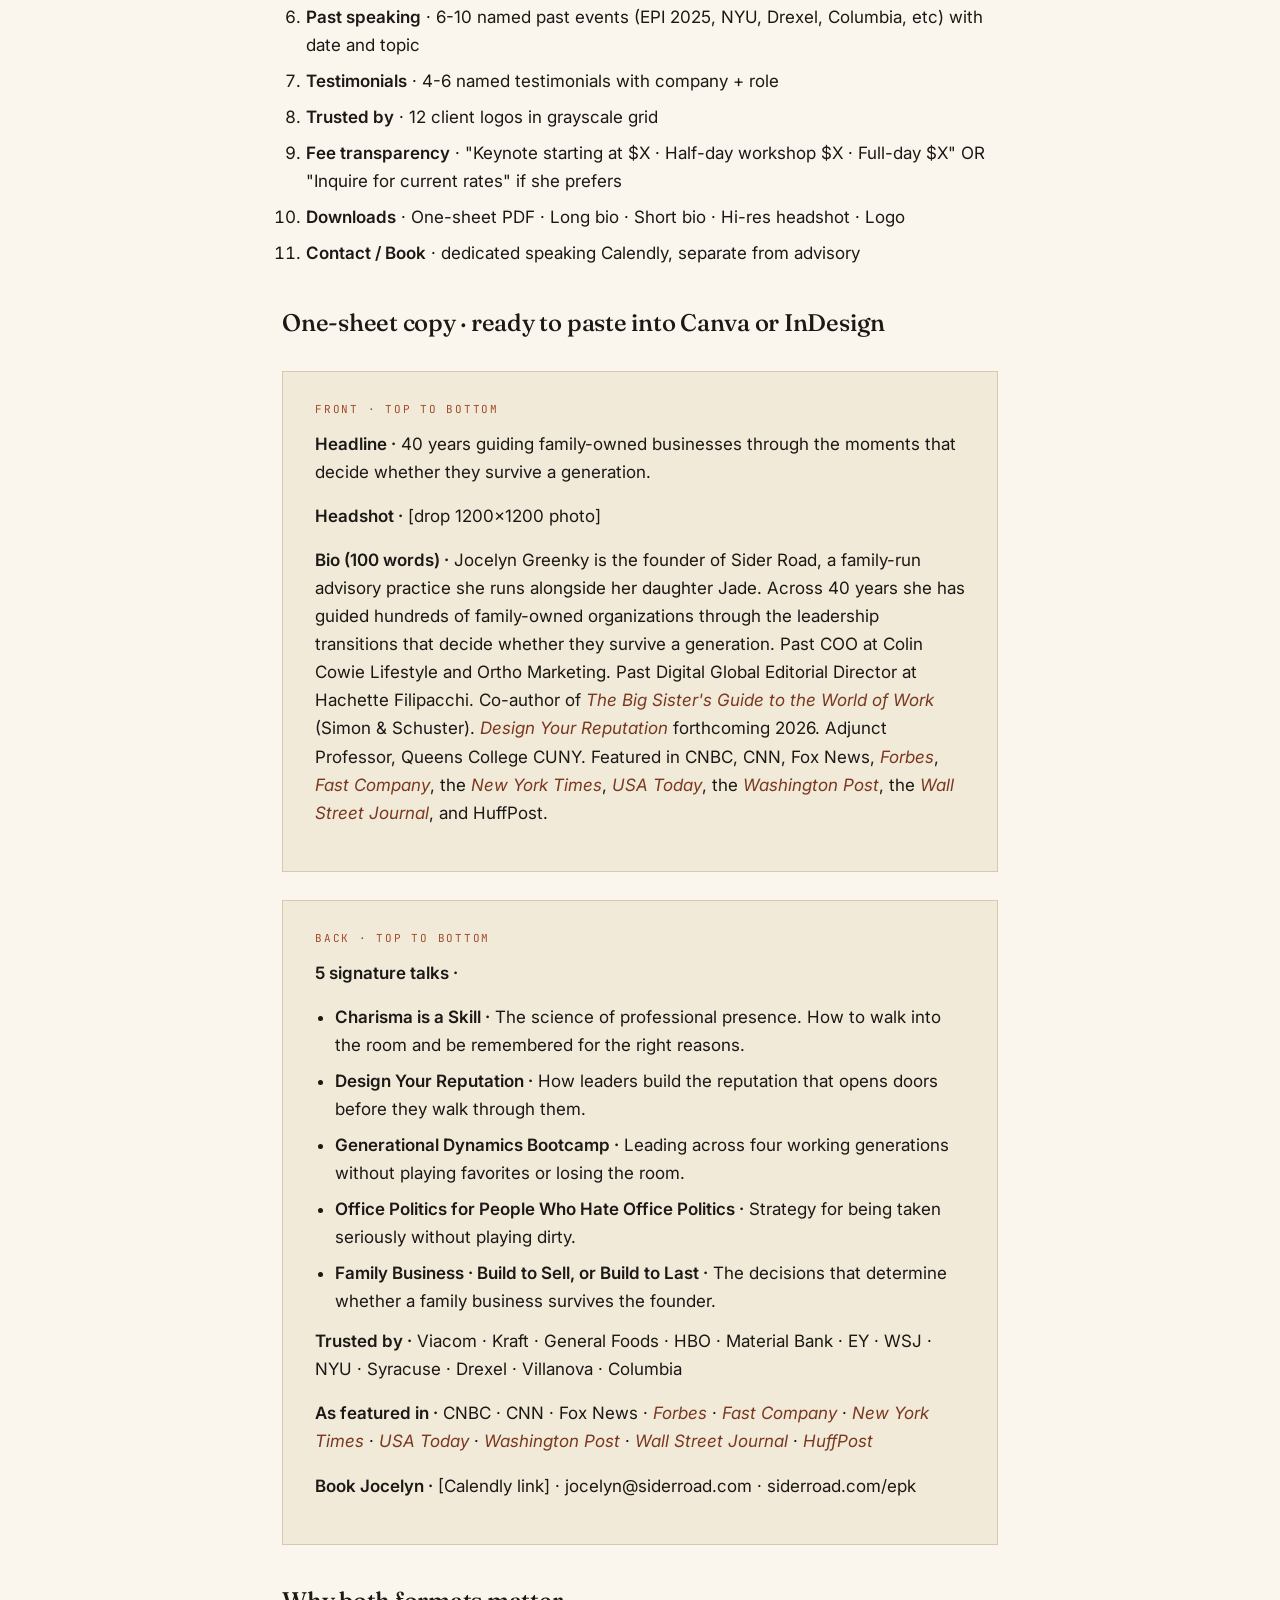
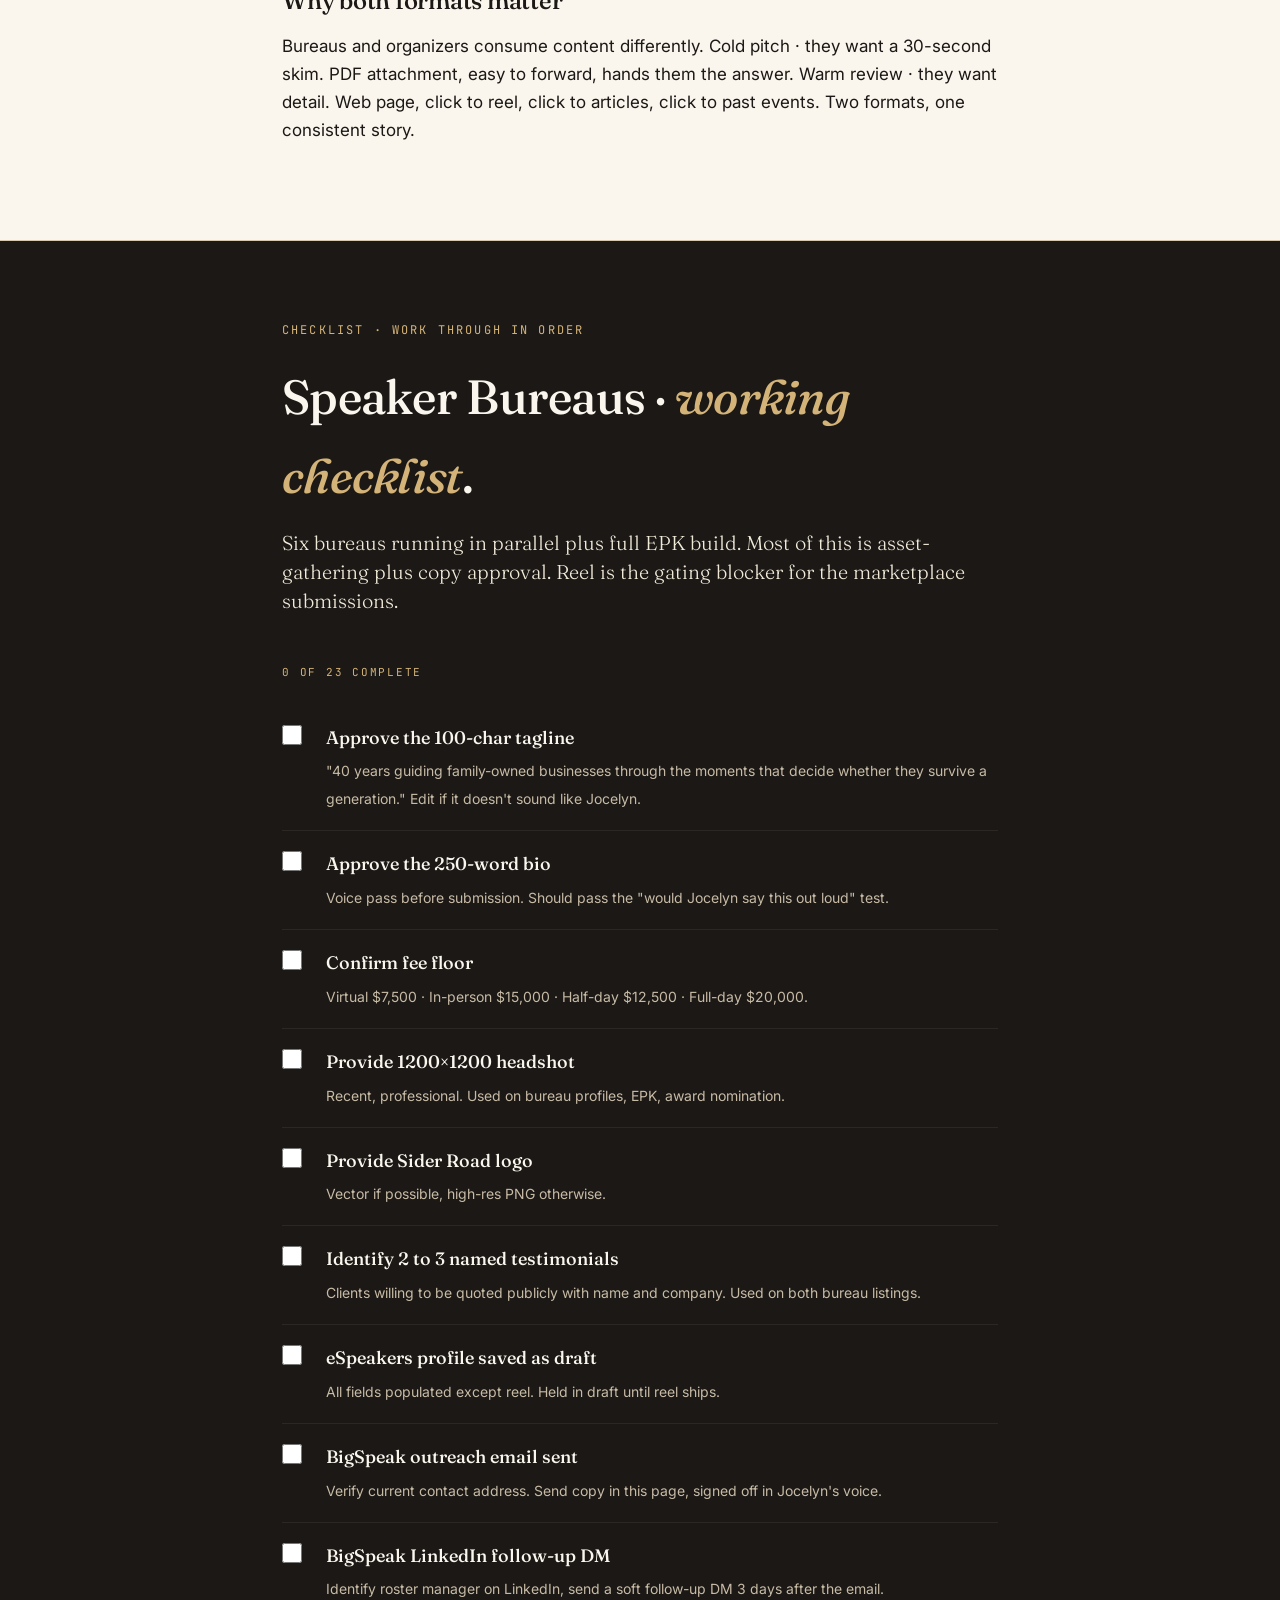
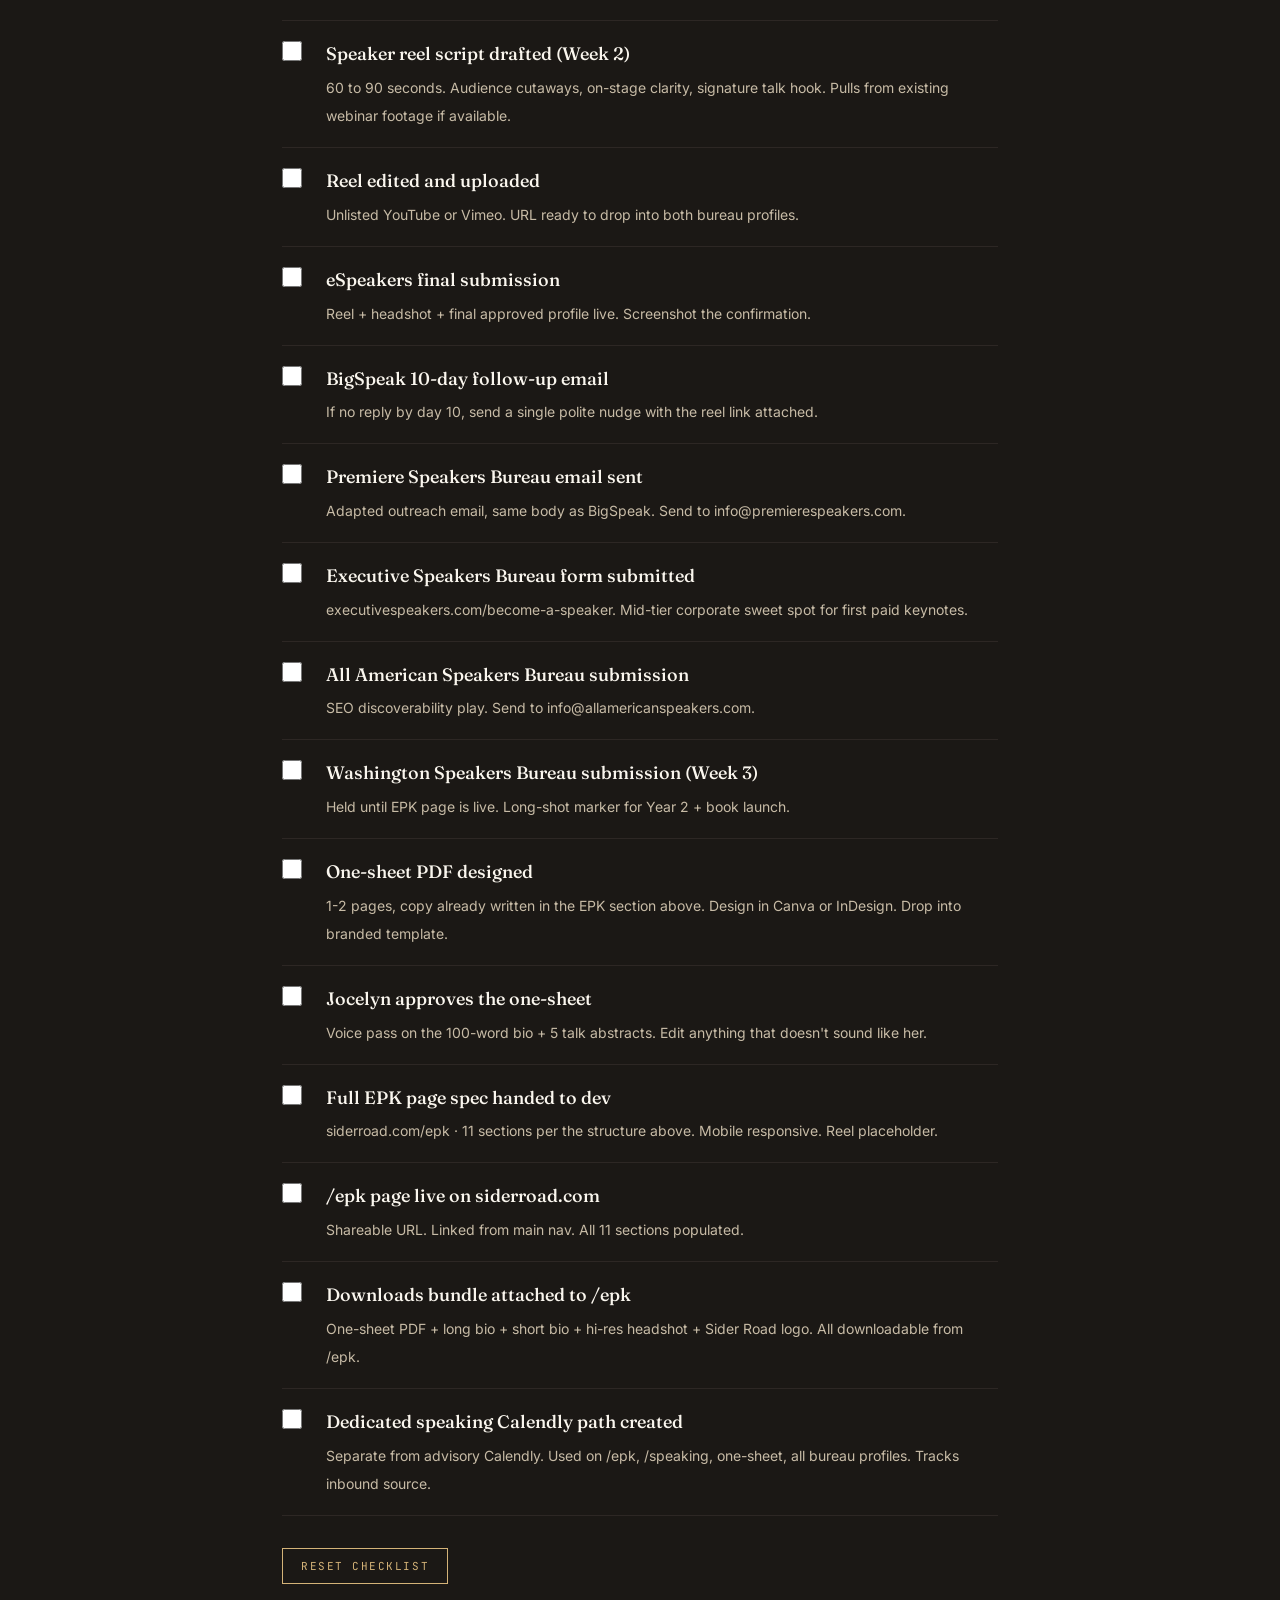
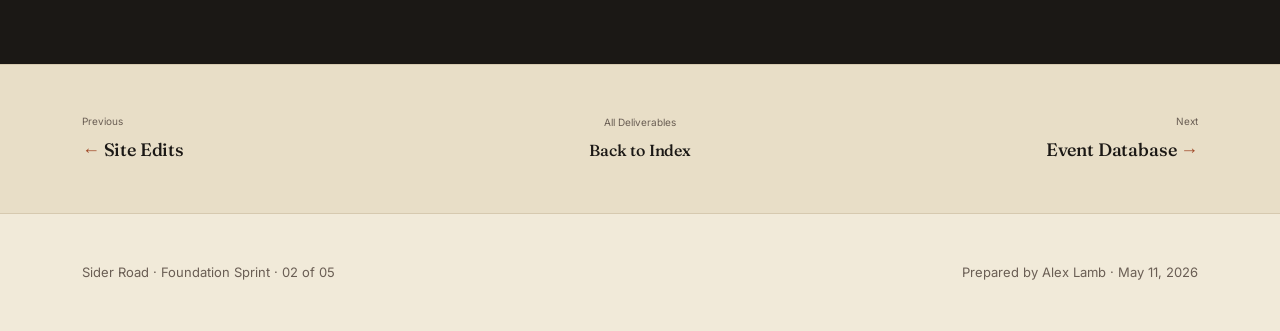
<file: 02_bureau_submissions.html>
<!DOCTYPE html>
<html lang="en">
<head>
<meta charset="UTF-8" />
<meta name="viewport" content="width=device-width, initial-scale=1.0" />
<title>02 · Speaker Bureaus · Sider Road Sprint</title>
<link rel="preconnect" href="https://fonts.googleapis.com" />
<link rel="preconnect" href="https://fonts.gstatic.com" crossorigin />
<link href="https://fonts.googleapis.com/css2?family=Fraunces:opsz,wght,SOFT@9..144,300..900,30..100&family=Inter:wght@300;400;500;600;700&family=JetBrains+Mono:wght@400;500&display=swap" rel="stylesheet" />
<link rel="stylesheet" href="_shared.css" />
</head>
<body>

<header class="masthead">
  <div class="container masthead-inner">
    <a href="index.html" class="masthead-logo">Side<span>r</span> Road · Foundation Sprint</a>
    <div class="masthead-meta">02 of 05 · Speaker Bureaus</div>
  </div>
</header>

<div class="progress-strip">
  <div class="container">
    <div><a href="01_site_edits.html">← Site Edits</a></div>
    <div>Deliverable 02 · Speaker Bureaus</div>
    <div><a href="03_event_database.html">Next · Event Database →</a></div>
  </div>
</div>

<section class="hero">
  <div class="container">
    <div class="hero-eyebrow">Deliverable 02 · Bureaus + EPK · <span class="status drafted">6 bureaus + full EPK structure</span></div>
    <h1>Six bureaus, one <em>real EPK</em>, the long play.</h1>
    <p class="hero-lede">Background credibility surface, not Q1 cash. Six bureau pitches running in parallel · two marketplaces, four premium curated. Plus a proper Electronic Press Kit on the site so any organizer or bureau can self-serve everything they need to book Jocelyn without a single email back and forth.</p>
    <div class="hero-meta">
      <div>Owner <strong>Alex + Jocelyn</strong></div>
      <div>Decision window <strong>4 to 12 weeks per bureau</strong></div>
      <div>Blocker <strong>Speaker reel (Week 2)</strong></div>
    </div>
  </div>
</section>

<section class="content">
  <div class="container-narrow">
    <div class="prose">

      <div class="card">
        <div class="card-label">Reality check before we go further</div>
        <p>Bureau acceptance rates are low. Timelines are long. Plan for both to take 4 to 12 weeks, and assume the event database in the next deliverable is the actual revenue lever for this sprint.</p>
        <p style="margin-top: 12px;">Bureaus are <em>credibility surface plus long-term inbound</em>. Not Q1 cash. We list them because once accepted, they pay back for years.</p>
      </div>

      <h2>Bureau 01 · <a href="https://www.espeakers.com" target="_blank" rel="noopener">eSpeakers</a></h2>
      <p>Largest US speaker bureau marketplace. More than 50,000 bookers search it monthly. Free basic listing with paid premium tiers. Decision timeline 2 to 6 weeks once submitted. <a href="https://www.espeakers.com/signup/speaker" target="_blank" rel="noopener">Submission portal →</a></p>

      <h3>Profile submission fields</h3>
      <h4>Speaker name</h4>
      <p>Jocelyn Greenky</p>
      <h4>Primary title</h4>
      <p>Family Business Advisor + Speaker on Charisma, Reputation, and Leadership Transitions</p>
      <h4>Tagline (100-char limit)</h4>
      <blockquote class="pullquote">40 years guiding family-owned businesses through the moments that decide whether they survive a generation.</blockquote>
      <h4>Topics (select up to 5)</h4>
      <ol>
        <li>Family Business / Succession Planning</li>
        <li>Leadership Development</li>
        <li>Women in Leadership</li>
        <li>Personal Branding / Reputation</li>
        <li>Workplace Dynamics / Generational</li>
      </ol>
      <h4>Talk titles (top 5)</h4>
      <ol>
        <li><em>Charisma is a Skill</em></li>
        <li><em>Design Your Reputation</em></li>
        <li><em>Generational Dynamics Bootcamp</em></li>
        <li><em>Office Politics for People Who Hate Office Politics</em></li>
        <li><em>Family Business · Build to Sell, or Build to Last</em></li>
      </ol>
      <h4>Fee structure</h4>
      <ul>
        <li>Virtual keynote · starting at $7,500</li>
        <li>In-person keynote · starting at $15,000</li>
        <li>Half-day workshop · starting at $12,500</li>
        <li>Full-day masterclass · starting at $20,000</li>
      </ul>

      <h3>Long bio · 250 words · paste verbatim</h3>
      <div class="card deep">
        <p>Jocelyn Greenky has spent more than 40 years guiding family-owned organizations through the leadership transitions that determine whether a family business survives a generation. She has personally walked hundreds of owners and successors through governance, succession, and reputation decisions across industries from manufacturing to media.</p>
        <p style="margin-top: 14px;">Jocelyn is also her own case study. Sider Road, the advisory practice she founded, is itself a family business: she runs it alongside her daughter Jade Herz. Few advisors in the field can say they live the model they teach. Jocelyn can.</p>
        <p style="margin-top: 14px;">Her path into this work is unusually broad. She has served as COO at Colin Cowie Lifestyle and Ortho Marketing, Digital Global Editorial Director at Hachette Filipacchi, and branded television producer at the parent company of Rolling Stone. That operator experience is the spine of her work today.</p>
        <p style="margin-top: 14px;">Jocelyn is the co-author of <em>The Big Sister's Guide to the World of Work</em> (Simon &amp; Schuster) and is finishing <em>Design Your Reputation</em>, due in 2026. She holds an MBA in Organizational Leadership from Mercy University and serves as Adjunct Professor of Business Administration at Queens College CUNY.</p>
        <p style="margin-top: 14px;">Her commentary on workplace dynamics, reputation, and family business has appeared in CNBC, CNN, Fox News, <em>Forbes</em>, <em>Fast Company</em>, the <em>New York Times</em>, <em>USA Today</em>, the <em>Washington Post</em>, the <em>Wall Street Journal</em>, and HuffPost. She speaks regularly to YPO and EO chapters, family business institutes, and CEO peer groups across the country.</p>
      </div>

      <h2>Bureau 02 · <a href="https://www.bigspeak.com" target="_blank" rel="noopener">BigSpeak</a></h2>
      <p>Premium curated bureau. Fewer speakers, higher-end placements (corporate keynotes $15K+). No public form. Outreach via email to roster team. Decision timeline 4 to 12 weeks. More selective. <a href="https://www.bigspeak.com/speakers" target="_blank" rel="noopener">Browse their current roster →</a></p>

      <h3>Outreach email · draft</h3>
      <div class="card">
        <div class="card-label">To · speakers@bigspeak.com · Subject · Family business + reputation speaker · adding to your roster</div>
        <p>Hi BigSpeak team,</p>
        <p style="margin-top: 12px;">I work with Jocelyn Greenky, a family business advisor and speaker who I think fits the kind of operator-rooted speaker you tend to roster.</p>
        <p style="margin-top: 12px;">Short version of why she belongs on your list:</p>
        <ul style="margin: 12px 0 12px 22px;">
          <li>40 years guiding family-owned businesses through leadership transitions. hundreds of documented family business succession engagements.</li>
          <li>Sider Road, the advisory practice she founded, is itself a family business. She runs it alongside her daughter Jade. Lives the model.</li>
          <li>Operator pedigree · COO at Colin Cowie Lifestyle, CEO at Ortho Marketing, Digital Global Editorial Director at Hachette Filipacchi, Branded TV Producer at the parent of Rolling Stone.</li>
          <li>Author · <em>The Big Sister's Guide to the World of Work</em> (Simon &amp; Schuster). <em>Design Your Reputation</em> forthcoming 2026.</li>
          <li>Adjunct Professor, Queens College CUNY.</li>
          <li>Press · CNBC, CNN, Fox News, <em>Forbes</em>, <em>Fast Company</em>, <em>New York Times</em>, <em>USA Today</em>, <em>Washington Post</em>, <em>Wall Street Journal</em>, HuffPost.</li>
          <li>Five signature talks ready · Charisma is a Skill / Design Your Reputation / Generational Dynamics Bootcamp / Office Politics / Family Business · Build to Sell, or Build to Last.</li>
        </ul>
        <p>Speaking audiences · corporate leadership, YPO/EO chapters, women's leadership conferences, family business institutes, wealth manager and advisor groups.</p>
        <p style="margin-top: 12px;">Fees · Virtual keynote starting at $7,500. In-person keynote starting at $15,000. Half-day workshop $12,500. Full-day masterclass $20,000.</p>
        <p style="margin-top: 12px;">Site · siderroad.com<br />LinkedIn · linkedin.com/in/jocelyngreenkyunderwood</p>
        <p style="margin-top: 12px;">Happy to send full EPK and reel. Would love a quick read on whether she's a fit.</p>
        <p style="margin-top: 12px;">Best,<br />Alex Lamb, on behalf of Sider Road</p>
      </div>

      <h3>What bureaus look at first</h3>
      <ol>
        <li>Speaker reel · 60 to 90 seconds, audience cutaways, on-stage clarity</li>
        <li>Headshot quality</li>
        <li>Press logos</li>
        <li>Fee range · too low signals bargain bin, too high signals no demand</li>
        <li>Topic clarity · one obvious answer to "who books this and for what"</li>
      </ol>

      <h2>Bureau 03 · <a href="https://premierespeakers.com" target="_blank" rel="noopener">Premiere Speakers Bureau</a></h2>
      <p>Tier-1 US bureau. Nashville-based. Strong corporate keynote pipeline. Higher fees, less curated than BigSpeak but more accessible. Submission via roster team outreach.</p>
      <h4>Submission email · adapted from BigSpeak template</h4>
      <p>Same body as BigSpeak, swap salutation. Send to · <em>info@premierespeakers.com</em>. Subject · "Family business + reputation speaker · adding to your roster"</p>

      <h2>Bureau 04 · <a href="https://www.executivespeakers.com" target="_blank" rel="noopener">Executive Speakers Bureau</a></h2>
      <p>Memphis-based. Strong family business and CEO peer-group pipeline. Direct match with Jocelyn's audience. Form submission · <em>executivespeakers.com/become-a-speaker</em>. Decision window 4-6 weeks.</p>
      <h4>Note</h4>
      <p>Their roster trends mid-tier corporate. Fee range $5K-$15K. Sweet spot for Jocelyn's first paid keynotes.</p>

      <h2>Bureau 05 · <a href="https://www.allamericanspeakers.com" target="_blank" rel="noopener">All American Speakers Bureau</a></h2>
      <p>Largest marketplace bureau by listed roster (5,000+ speakers). Lower-touch, higher volume. Good for inbound inquiries via SEO discovery. Submission · <em>info@allamericanspeakers.com</em>. Faster acceptance than premium bureaus.</p>
      <h4>Strategy</h4>
      <p>List here for SEO discoverability. Real bookings still come from direct event outreach. Treat as catalog play.</p>

      <h2>Bureau 06 · <a href="https://www.washingtonspeakers.com" target="_blank" rel="noopener">Washington Speakers Bureau</a></h2>
      <p>The premium aspirational tier. Reps presidents, ex-CIA, ex-Treasury, top business minds. Long shot for first round, but the right submission lays a marker for Year 2 when <em>Design Your Reputation</em> ships.</p>
      <h4>Strategy</h4>
      <p>Submit politely once. Reapply at book launch. Track their roster updates and reapply on relevant fee/topic changes.</p>

      <h3>Submission cadence</h3>
      <p><strong>Week 1 (this week)</strong> · eSpeakers profile saved as draft. BigSpeak + Premiere + Executive + All American outreach emails sent. LinkedIn follow-up DMs to roster managers where identifiable. Washington Speakers held for Week 3 after EPK page is live.</p>
      <p><strong>Week 2</strong> · eSpeakers final submission with reel and headshot. 10-day follow-up nudges on any non-replies.</p>
      <p><strong>Week 3</strong> · Washington Speakers submission with full EPK link.</p>

    </div>
  </div>
</section>

<section class="content">
  <div class="container-narrow">
    <div class="prose">

      <h2 style="border-top: 2px solid var(--sienna); padding-top: 48px;">Electronic Press Kit · structure + content</h2>
      <p>Bureaus, organizers, and warm referrals all ask the same questions in the same order. A real EPK self-serves those questions and converts inbound on autopilot. Two formats, both required, one published once.</p>

      <div class="card deep">
        <div class="card-label">Source · best-practice structure</div>
        <p>Drawn from speaker-industry guidance via The Speaker Lab, SpeakerHub, Power Press Kits, and 120 Design Studio. Pattern is consistent across resources · one-sheet for cold pitch, full EPK page for warm review, both link to the same speaker reel and Calendly.</p>
      </div>

      <h3>Format 01 · One-sheet (1-2 pages, PDF)</h3>
      <p>Cold-pitch deliverable. Attached to every event-organizer email, every podcast pitch, every warm-intro request. Front and back if needed, never more.</p>
      <h4>Required elements</h4>
      <ol>
        <li><strong>Headline</strong> · positioning statement, not "Speaker" · e.g. "40 years guiding family-owned businesses through the moments that decide whether they survive a generation."</li>
        <li><strong>Professional photo</strong> · 1200×1200 minimum, recent, warm not stiff</li>
        <li><strong>4-5 signature speaking topics</strong> · title + 25-word abstract each</li>
        <li><strong>Short bio</strong> · 100-150 words, narrative not resume</li>
        <li><strong>Social proof</strong> · 2-3 strongest testimonials (concise, named, attributed) + client logos row</li>
        <li><strong>Press logos</strong> · CNBC, CNN, Fox News, <em>Forbes</em>, <em>Fast Company</em>, NYT, <em>USA Today</em>, <em>Washington Post</em>, WSJ, <em>HuffPost</em></li>
        <li><strong>Contact</strong> · email + Calendly link + website</li>
        <li><strong>QR code</strong> · links to full EPK page</li>
      </ol>

      <h3>Format 02 · Full EPK page · <em>siderroad.com/epk</em> or <em>/press</em></h3>
      <p>Web page, not PDF. Shareable URL, mobile-responsive, easy to forward and screenshot. This is the page bureaus check after the cold pitch lands.</p>
      <h4>Required sections (in order)</h4>
      <ol>
        <li><strong>Hero</strong> · headshot + positioning headline + one-line subhead + "Book Jocelyn" CTA</li>
        <li><strong>Long bio</strong> · 250-word narrative version (already drafted, see eSpeakers section above)</li>
        <li><strong>Signature talks</strong> · 5 talks, each with title, 80-word abstract, ideal audience, takeaways</li>
        <li><strong>Speaker reel</strong> · embedded video (60-90 sec, ships Week 2)</li>
        <li><strong>Press section</strong> · CNBC, CNN, Fox, <em>Forbes</em>, <em>Fast Company</em>, NYT, <em>USA Today</em>, WSJ, <em>HuffPost</em> · each clickable to article</li>
        <li><strong>Past speaking</strong> · 6-10 named past events (EPI 2025, NYU, Drexel, Columbia, etc) with date and topic</li>
        <li><strong>Testimonials</strong> · 4-6 named testimonials with company + role</li>
        <li><strong>Trusted by</strong> · 12 client logos in grayscale grid</li>
        <li><strong>Fee transparency</strong> · "Keynote starting at $X · Half-day workshop $X · Full-day $X" OR "Inquire for current rates" if she prefers</li>
        <li><strong>Downloads</strong> · One-sheet PDF · Long bio · Short bio · Hi-res headshot · Logo</li>
        <li><strong>Contact / Book</strong> · dedicated speaking Calendly, separate from advisory</li>
      </ol>

      <h3>One-sheet copy · ready to paste into Canva or InDesign</h3>
      <div class="card">
        <div class="card-label">Front · top to bottom</div>
        <p><strong>Headline ·</strong> 40 years guiding family-owned businesses through the moments that decide whether they survive a generation.</p>
        <p style="margin-top: 12px;"><strong>Headshot ·</strong> [drop 1200×1200 photo]</p>
        <p style="margin-top: 12px;"><strong>Bio (100 words) ·</strong> Jocelyn Greenky is the founder of Sider Road, a family-run advisory practice she runs alongside her daughter Jade. Across 40 years she has guided hundreds of family-owned organizations through the leadership transitions that decide whether they survive a generation. Past COO at Colin Cowie Lifestyle and Ortho Marketing. Past Digital Global Editorial Director at Hachette Filipacchi. Co-author of <em>The Big Sister's Guide to the World of Work</em> (Simon &amp; Schuster). <em>Design Your Reputation</em> forthcoming 2026. Adjunct Professor, Queens College CUNY. Featured in CNBC, CNN, Fox News, <em>Forbes</em>, <em>Fast Company</em>, the <em>New York Times</em>, <em>USA Today</em>, the <em>Washington Post</em>, the <em>Wall Street Journal</em>, and HuffPost.</p>
      </div>
      <div class="card">
        <div class="card-label">Back · top to bottom</div>
        <p><strong>5 signature talks ·</strong></p>
        <ul style="margin: 8px 0 8px 20px;">
          <li><strong>Charisma is a Skill ·</strong> The science of professional presence. How to walk into the room and be remembered for the right reasons.</li>
          <li><strong>Design Your Reputation ·</strong> How leaders build the reputation that opens doors before they walk through them.</li>
          <li><strong>Generational Dynamics Bootcamp ·</strong> Leading across four working generations without playing favorites or losing the room.</li>
          <li><strong>Office Politics for People Who Hate Office Politics ·</strong> Strategy for being taken seriously without playing dirty.</li>
          <li><strong>Family Business · Build to Sell, or Build to Last ·</strong> The decisions that determine whether a family business survives the founder.</li>
        </ul>
        <p style="margin-top: 12px;"><strong>Trusted by ·</strong> Viacom · Kraft · General Foods · HBO · Material Bank · EY · WSJ · NYU · Syracuse · Drexel · Villanova · Columbia</p>
        <p style="margin-top: 12px;"><strong>As featured in ·</strong> CNBC · CNN · Fox News · <em>Forbes</em> · <em>Fast Company</em> · <em>New York Times</em> · <em>USA Today</em> · <em>Washington Post</em> · <em>Wall Street Journal</em> · <em>HuffPost</em></p>
        <p style="margin-top: 12px;"><strong>Book Jocelyn ·</strong> [Calendly link] · jocelyn@siderroad.com · siderroad.com/epk</p>
      </div>

      <h3>Why both formats matter</h3>
      <p>Bureaus and organizers consume content differently. Cold pitch · they want a 30-second skim. PDF attachment, easy to forward, hands them the answer. Warm review · they want detail. Web page, click to reel, click to articles, click to past events. Two formats, one consistent story.</p>

    </div>
  </div>
</section>

<!-- CHECKLIST -->
<section class="checklist">
  <div class="container-narrow">
    <div class="checklist-eyebrow">Checklist · work through in order</div>
    <h2>Speaker Bureaus · <em>working checklist</em>.</h2>
    <p class="checklist-lede">Six bureaus running in parallel plus full EPK build. Most of this is asset-gathering plus copy approval. Reel is the gating blocker for the marketplace submissions.</p>

    <div class="check-progress" id="check-progress-bureau">0 of 0 complete</div>

    <ul class="checks" id="checklist-bureau">

      <li data-id="approve-tagline">
        <input type="checkbox" />
        <div>
          <span class="check-title">Approve the 100-char tagline</span>
          <span class="check-detail">"40 years guiding family-owned businesses through the moments that decide whether they survive a generation." Edit if it doesn't sound like Jocelyn.</span>
        </div>
      </li>

      <li data-id="approve-bio">
        <input type="checkbox" />
        <div>
          <span class="check-title">Approve the 250-word bio</span>
          <span class="check-detail">Voice pass before submission. Should pass the "would Jocelyn say this out loud" test.</span>
        </div>
      </li>

      <li data-id="confirm-fee">
        <input type="checkbox" />
        <div>
          <span class="check-title">Confirm fee floor</span>
          <span class="check-detail">Virtual $7,500 · In-person $15,000 · Half-day $12,500 · Full-day $20,000.</span>
        </div>
      </li>

      <li data-id="headshot">
        <input type="checkbox" />
        <div>
          <span class="check-title">Provide 1200×1200 headshot</span>
          <span class="check-detail">Recent, professional. Used on bureau profiles, EPK, award nomination.</span>
        </div>
      </li>

      <li data-id="logo">
        <input type="checkbox" />
        <div>
          <span class="check-title">Provide Sider Road logo</span>
          <span class="check-detail">Vector if possible, high-res PNG otherwise.</span>
        </div>
      </li>

      <li data-id="testimonials">
        <input type="checkbox" />
        <div>
          <span class="check-title">Identify 2 to 3 named testimonials</span>
          <span class="check-detail">Clients willing to be quoted publicly with name and company. Used on both bureau listings.</span>
        </div>
      </li>

      <li data-id="espeakers-draft">
        <input type="checkbox" />
        <div>
          <span class="check-title">eSpeakers profile saved as draft</span>
          <span class="check-detail">All fields populated except reel. Held in draft until reel ships.</span>
        </div>
      </li>

      <li data-id="bigspeak-email">
        <input type="checkbox" />
        <div>
          <span class="check-title">BigSpeak outreach email sent</span>
          <span class="check-detail">Verify current contact address. Send copy in this page, signed off in Jocelyn's voice.</span>
        </div>
      </li>

      <li data-id="bigspeak-linkedin">
        <input type="checkbox" />
        <div>
          <span class="check-title">BigSpeak LinkedIn follow-up DM</span>
          <span class="check-detail">Identify roster manager on LinkedIn, send a soft follow-up DM 3 days after the email.</span>
        </div>
      </li>

      <li data-id="reel-script">
        <input type="checkbox" />
        <div>
          <span class="check-title">Speaker reel script drafted (Week 2)</span>
          <span class="check-detail">60 to 90 seconds. Audience cutaways, on-stage clarity, signature talk hook. Pulls from existing webinar footage if available.</span>
        </div>
      </li>

      <li data-id="reel-edited">
        <input type="checkbox" />
        <div>
          <span class="check-title">Reel edited and uploaded</span>
          <span class="check-detail">Unlisted YouTube or Vimeo. URL ready to drop into both bureau profiles.</span>
        </div>
      </li>

      <li data-id="espeakers-submit">
        <input type="checkbox" />
        <div>
          <span class="check-title">eSpeakers final submission</span>
          <span class="check-detail">Reel + headshot + final approved profile live. Screenshot the confirmation.</span>
        </div>
      </li>

      <li data-id="bigspeak-followup">
        <input type="checkbox" />
        <div>
          <span class="check-title">BigSpeak 10-day follow-up email</span>
          <span class="check-detail">If no reply by day 10, send a single polite nudge with the reel link attached.</span>
        </div>
      </li>

      <li data-id="premiere-submit">
        <input type="checkbox" />
        <div>
          <span class="check-title">Premiere Speakers Bureau email sent</span>
          <span class="check-detail">Adapted outreach email, same body as BigSpeak. Send to info@premierespeakers.com.</span>
        </div>
      </li>

      <li data-id="executive-submit">
        <input type="checkbox" />
        <div>
          <span class="check-title">Executive Speakers Bureau form submitted</span>
          <span class="check-detail">executivespeakers.com/become-a-speaker. Mid-tier corporate sweet spot for first paid keynotes.</span>
        </div>
      </li>

      <li data-id="allamerican-submit">
        <input type="checkbox" />
        <div>
          <span class="check-title">All American Speakers Bureau submission</span>
          <span class="check-detail">SEO discoverability play. Send to info@allamericanspeakers.com.</span>
        </div>
      </li>

      <li data-id="washington-week3">
        <input type="checkbox" />
        <div>
          <span class="check-title">Washington Speakers Bureau submission (Week 3)</span>
          <span class="check-detail">Held until EPK page is live. Long-shot marker for Year 2 + book launch.</span>
        </div>
      </li>

      <li data-id="onesheet-designed">
        <input type="checkbox" />
        <div>
          <span class="check-title">One-sheet PDF designed</span>
          <span class="check-detail">1-2 pages, copy already written in the EPK section above. Design in Canva or InDesign. Drop into branded template.</span>
        </div>
      </li>

      <li data-id="onesheet-approved">
        <input type="checkbox" />
        <div>
          <span class="check-title">Jocelyn approves the one-sheet</span>
          <span class="check-detail">Voice pass on the 100-word bio + 5 talk abstracts. Edit anything that doesn't sound like her.</span>
        </div>
      </li>

      <li data-id="epk-page-spec">
        <input type="checkbox" />
        <div>
          <span class="check-title">Full EPK page spec handed to dev</span>
          <span class="check-detail">siderroad.com/epk · 11 sections per the structure above. Mobile responsive. Reel placeholder.</span>
        </div>
      </li>

      <li data-id="epk-page-live">
        <input type="checkbox" />
        <div>
          <span class="check-title">/epk page live on siderroad.com</span>
          <span class="check-detail">Shareable URL. Linked from main nav. All 11 sections populated.</span>
        </div>
      </li>

      <li data-id="downloads-bundle">
        <input type="checkbox" />
        <div>
          <span class="check-title">Downloads bundle attached to /epk</span>
          <span class="check-detail">One-sheet PDF + long bio + short bio + hi-res headshot + Sider Road logo. All downloadable from /epk.</span>
        </div>
      </li>

      <li data-id="speaking-calendly">
        <input type="checkbox" />
        <div>
          <span class="check-title">Dedicated speaking Calendly path created</span>
          <span class="check-detail">Separate from advisory Calendly. Used on /epk, /speaking, one-sheet, all bureau profiles. Tracks inbound source.</span>
        </div>
      </li>

    </ul>

    <button class="check-clear" id="check-clear-bureau">Reset checklist</button>
  </div>
</section>

<nav class="pagenav">
  <div class="container">
    <div class="nav-prev">
      <span class="nav-label">Previous</span>
      <a href="01_site_edits.html" class="nav-title">Site Edits</a>
    </div>
    <div class="nav-index">
      <span class="nav-label">All Deliverables</span>
      <a href="index.html">Back to Index</a>
    </div>
    <div class="nav-next">
      <span class="nav-label">Next</span>
      <a href="03_event_database.html" class="nav-title">Event Database</a>
    </div>
  </div>
</nav>

<footer class="foot">
  <div class="container">
    <div>Sider Road · Foundation Sprint · 02 of 05</div>
    <div>Prepared by Alex Lamb · May 11, 2026</div>
  </div>
</footer>

<script src="_shared.js"></script>
<script>document.addEventListener('DOMContentLoaded', function () { initChecklist('bureau'); });</script>

</body>
</html>
</file>
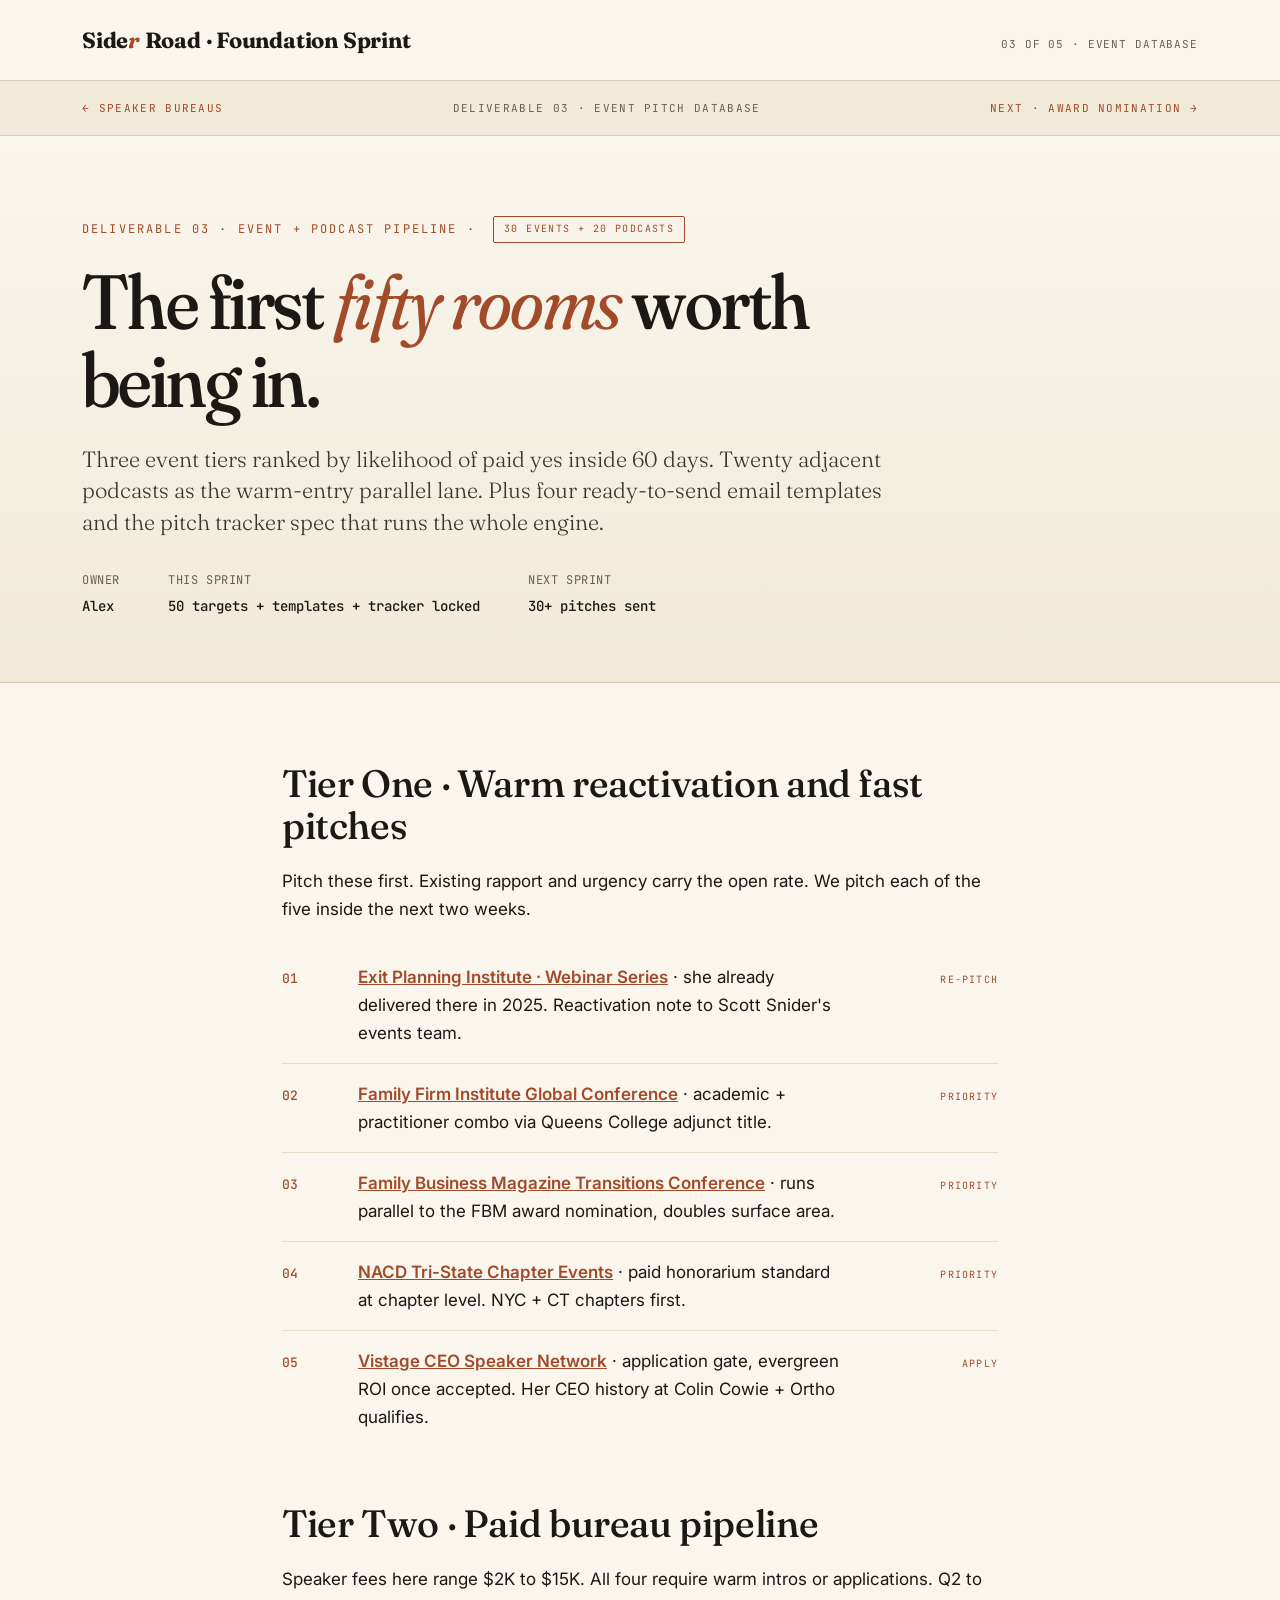
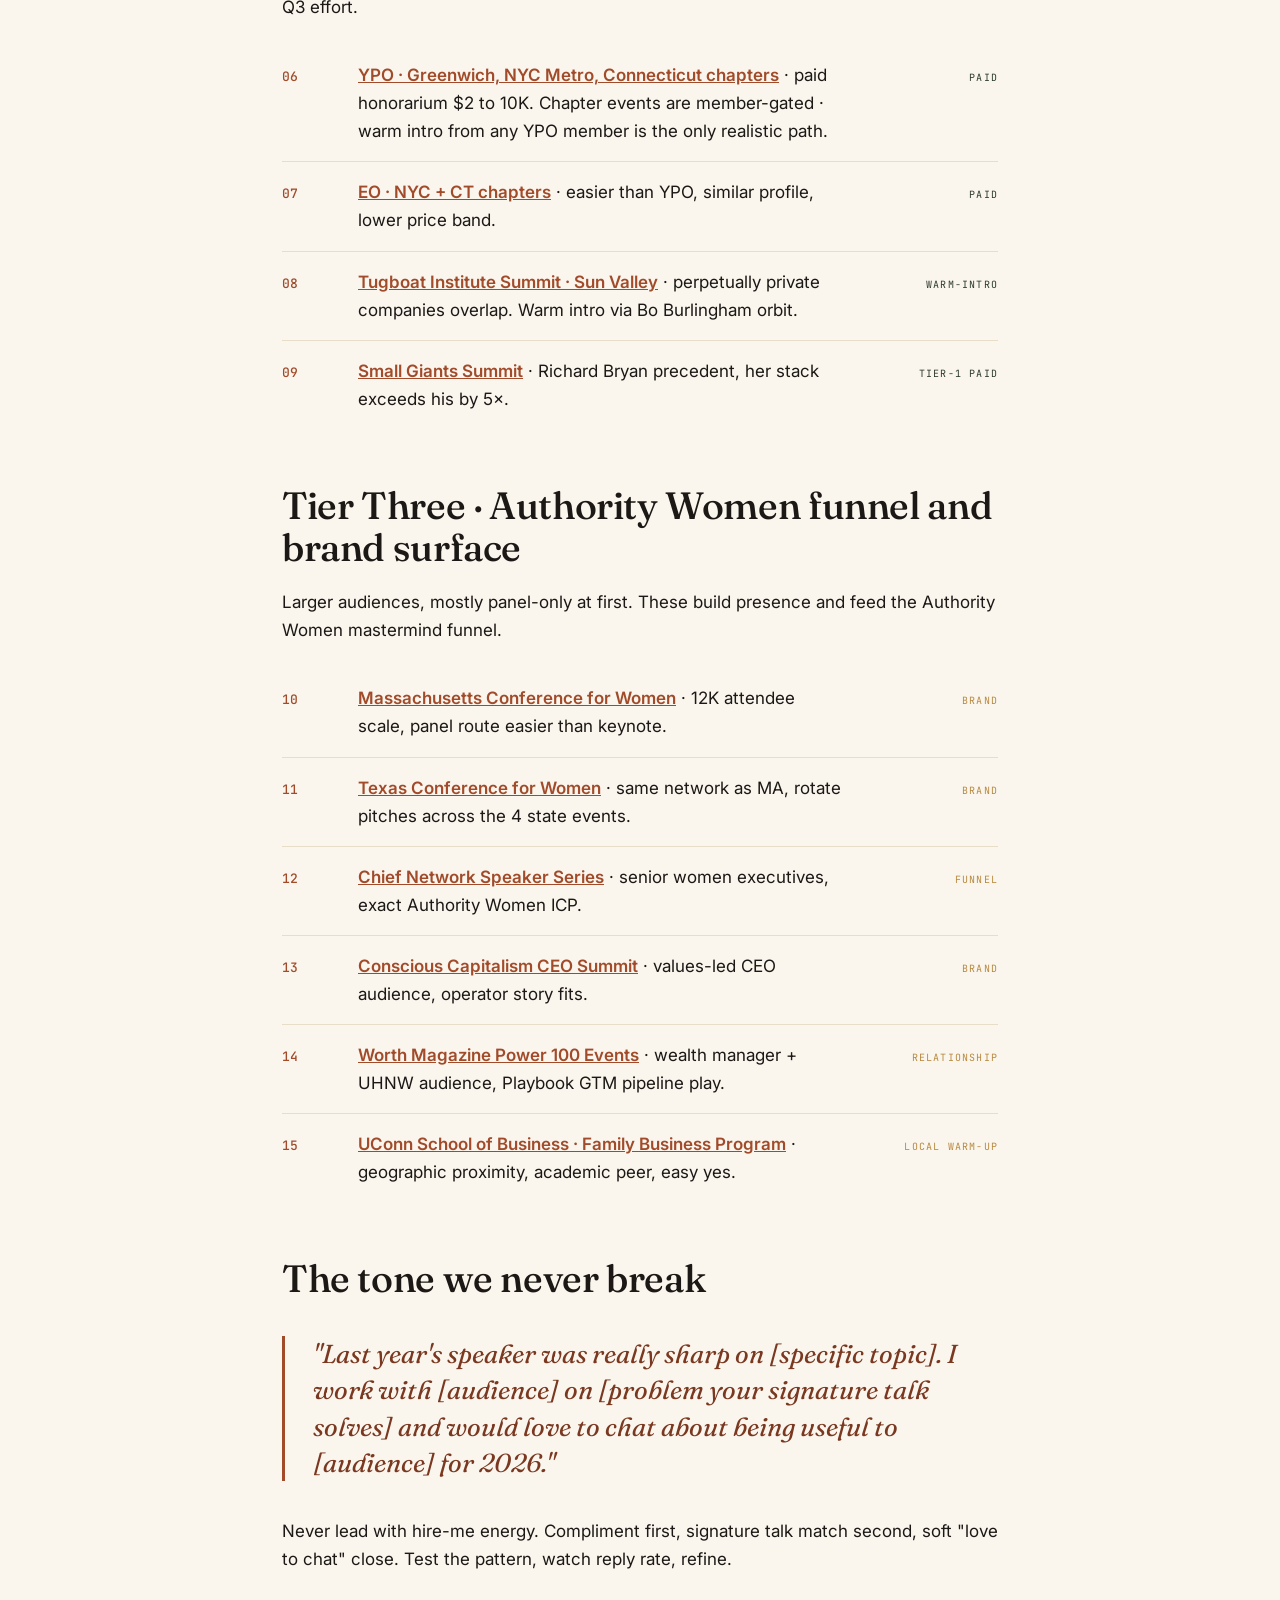
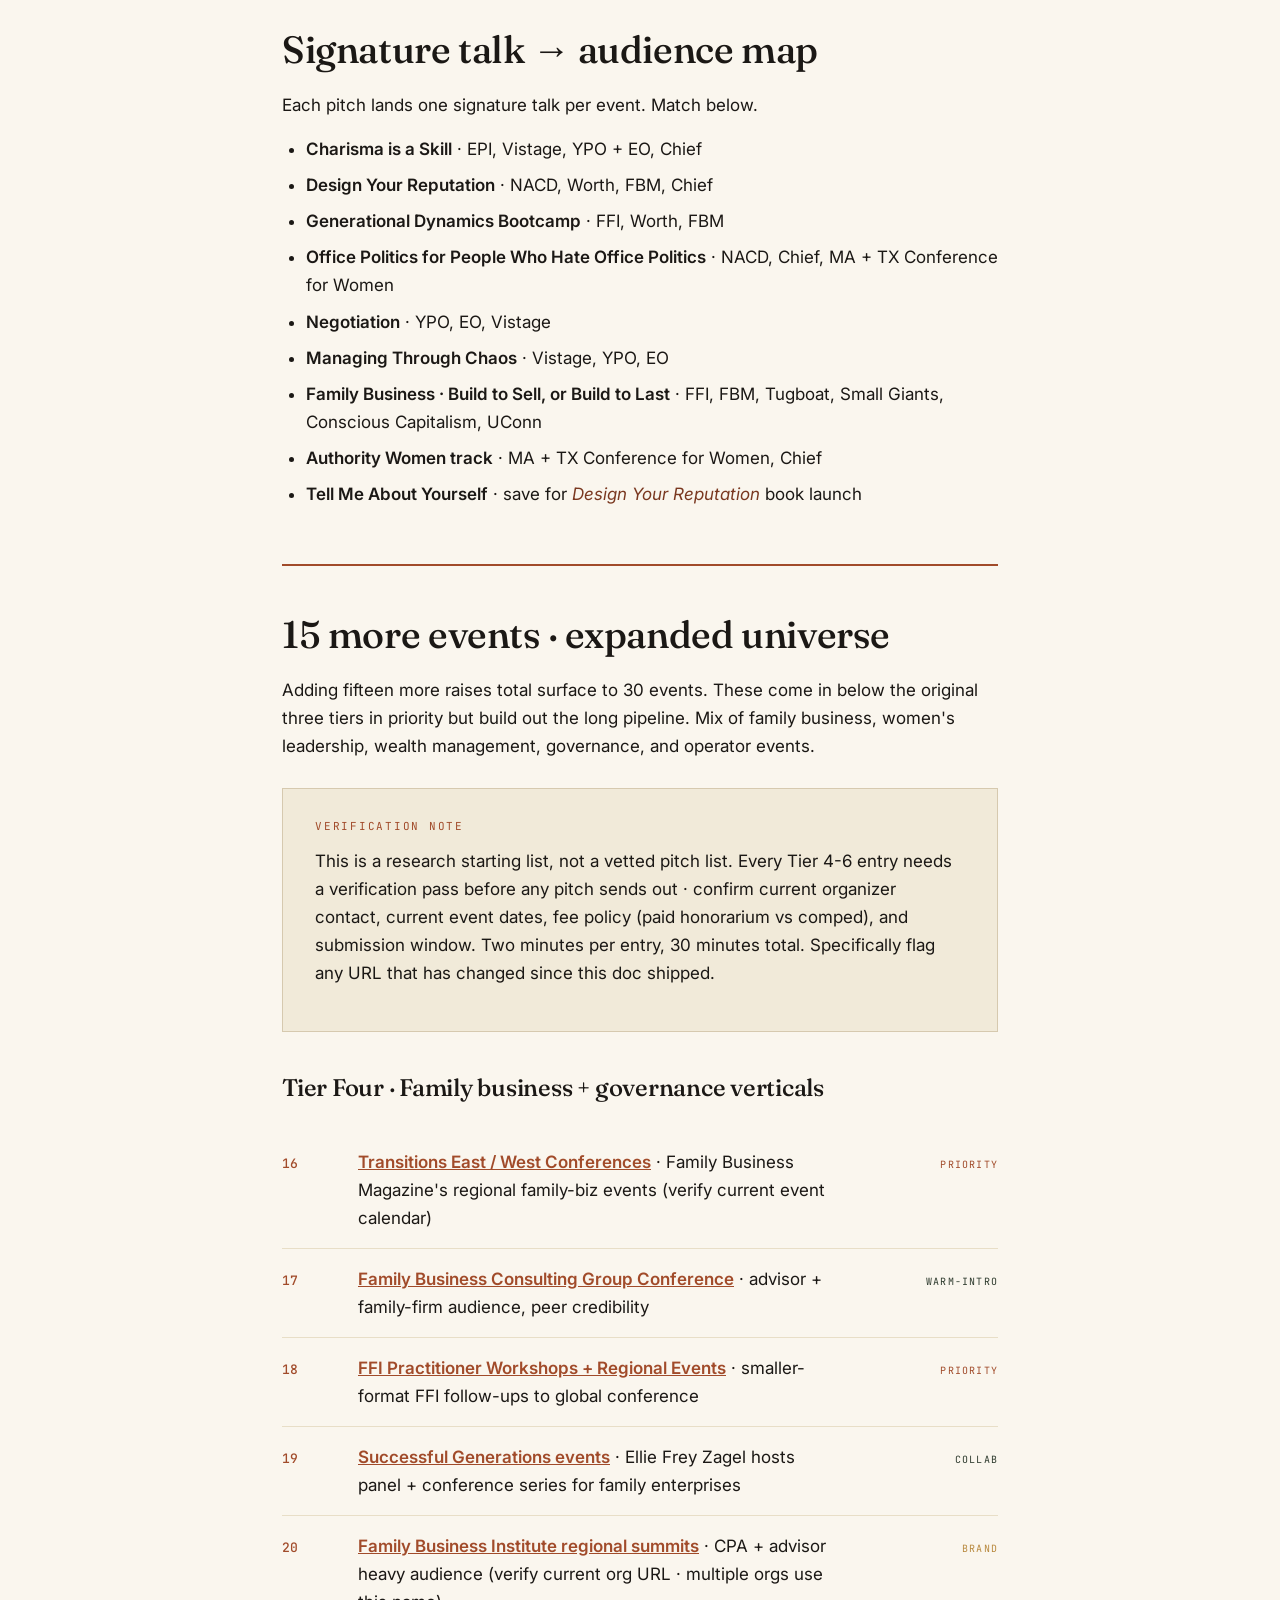
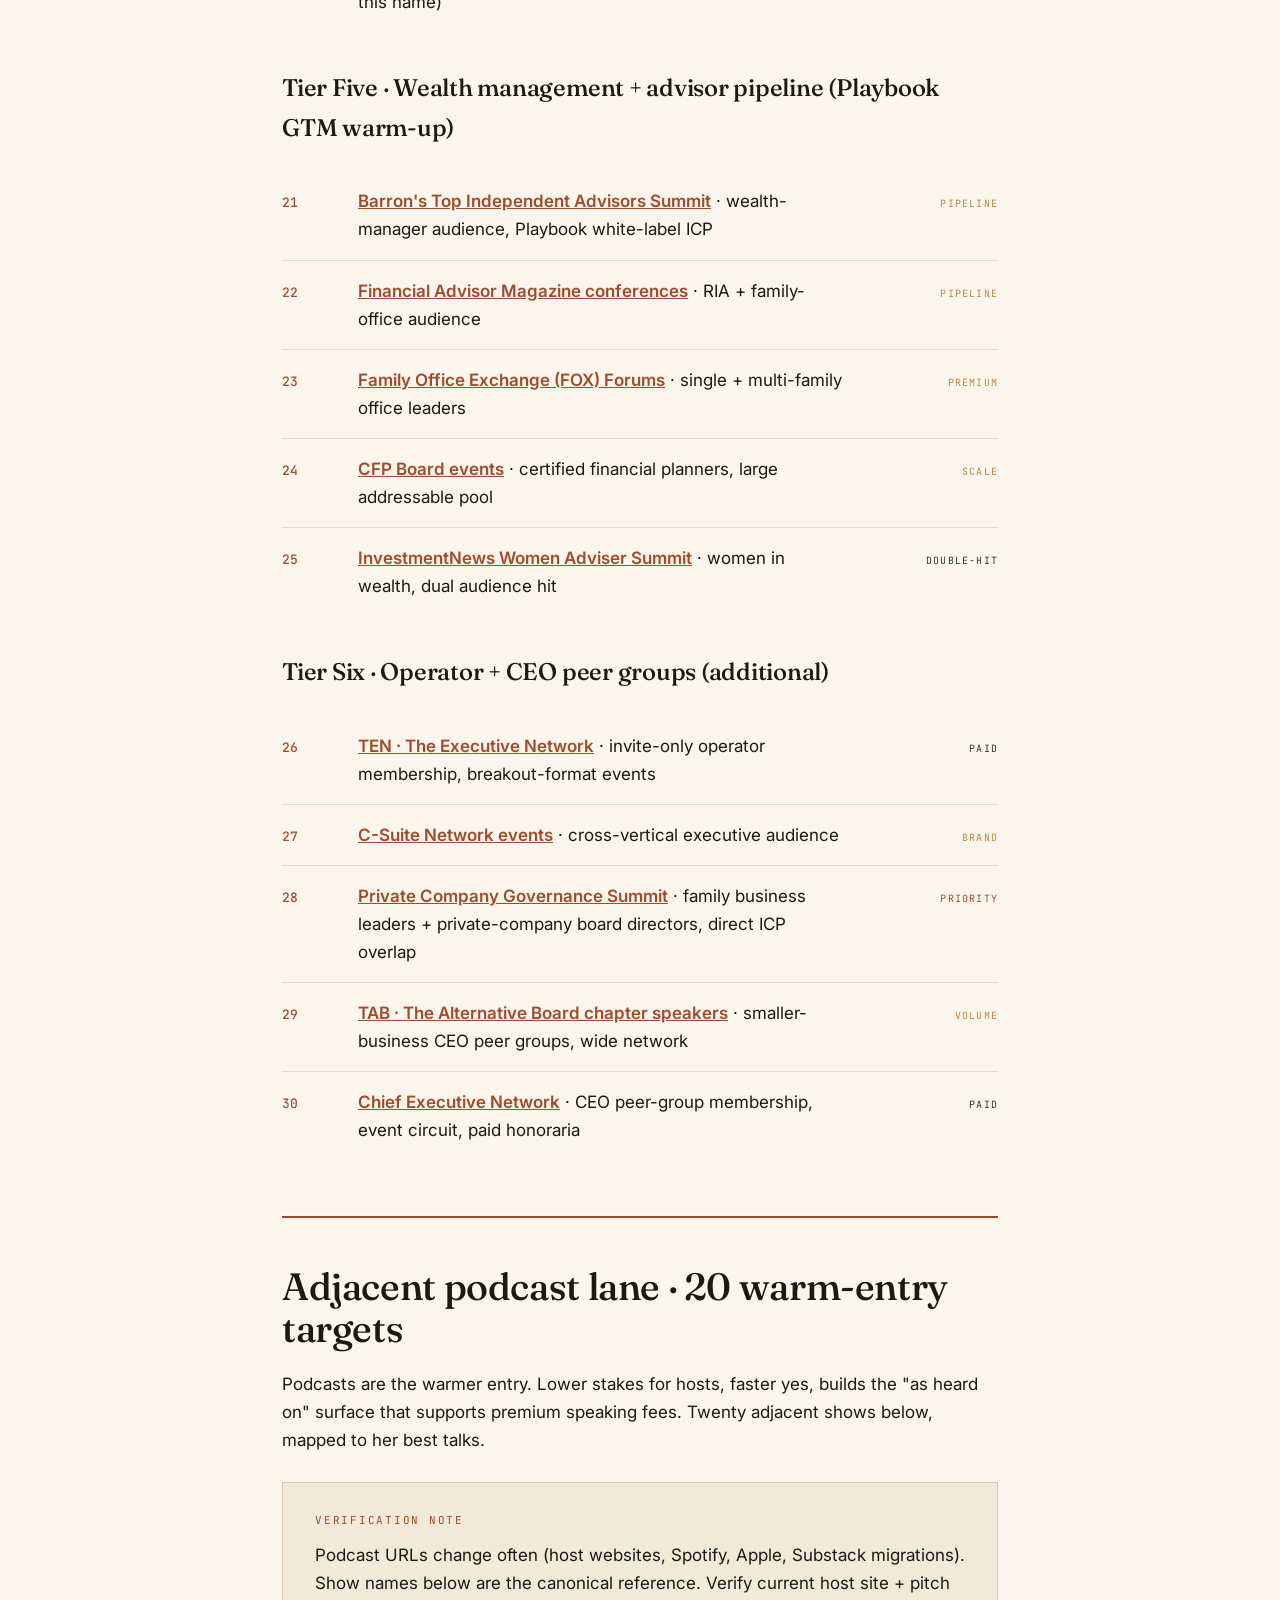
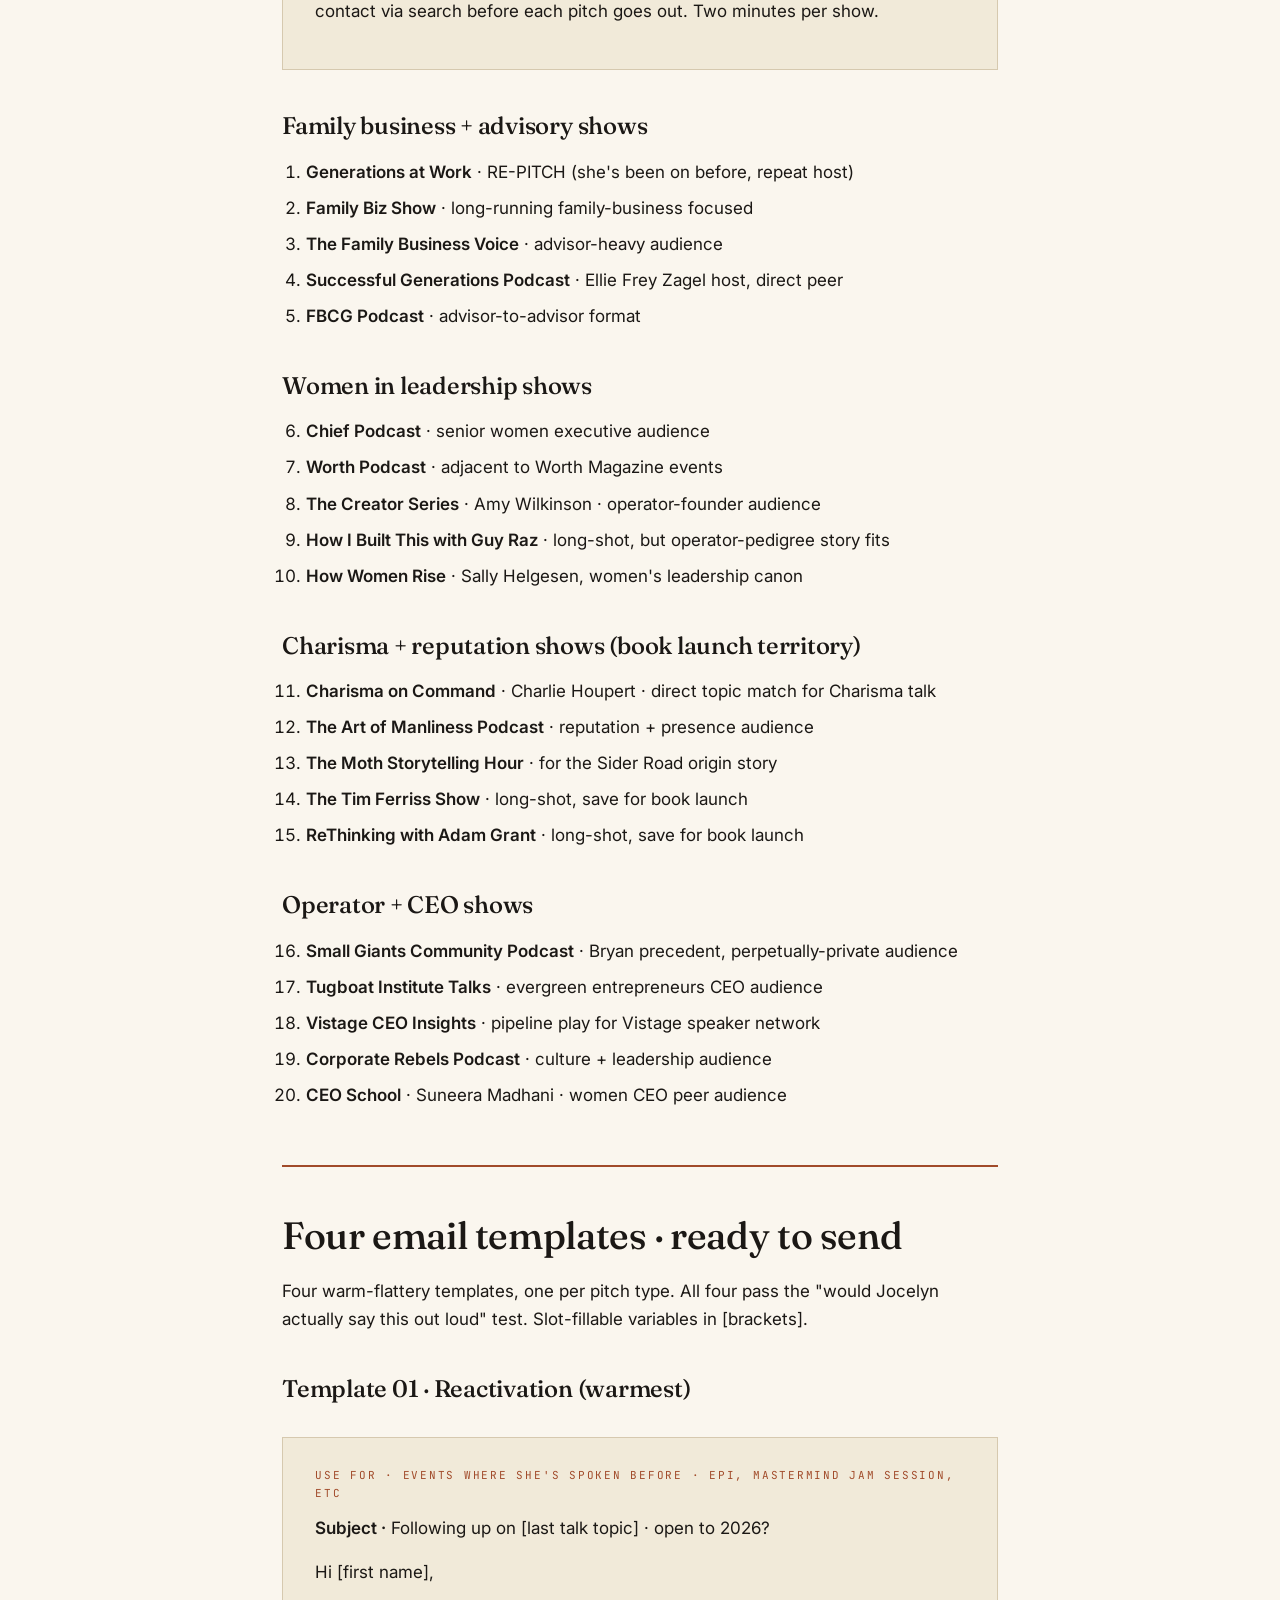
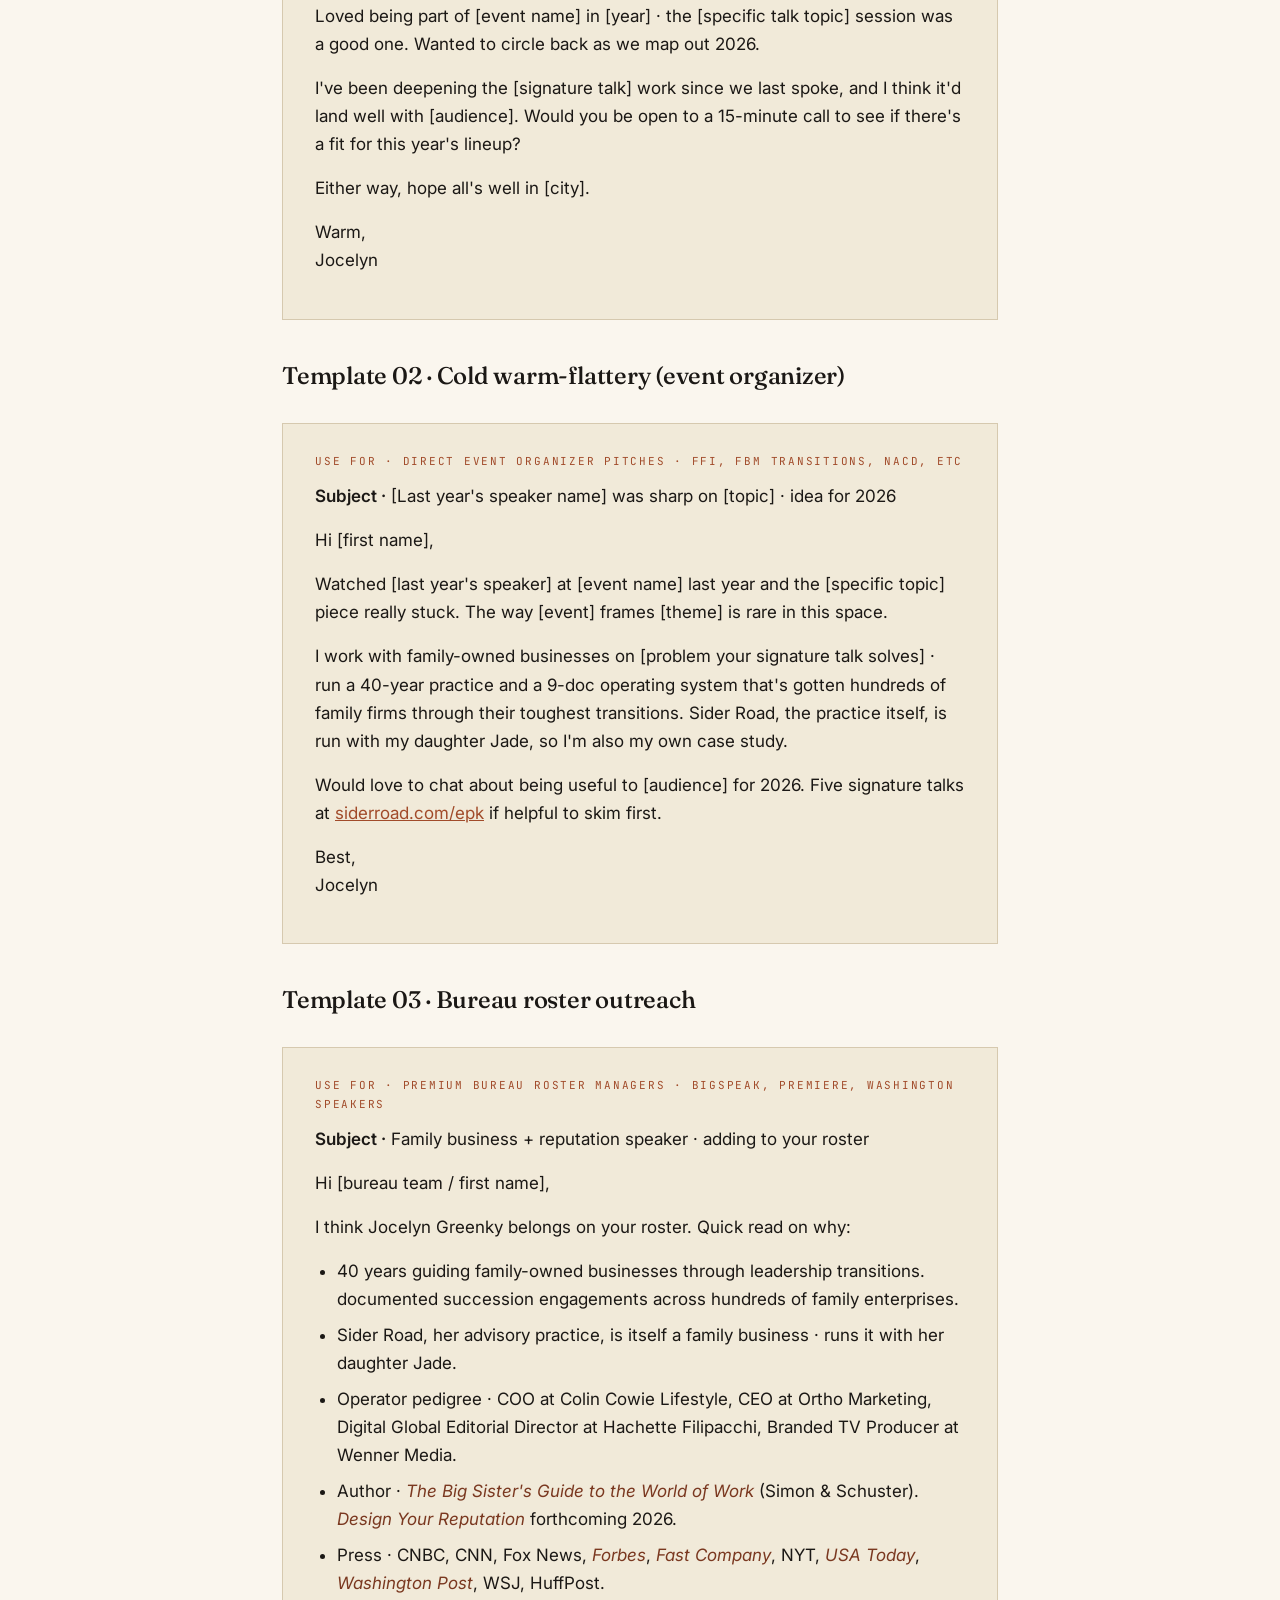
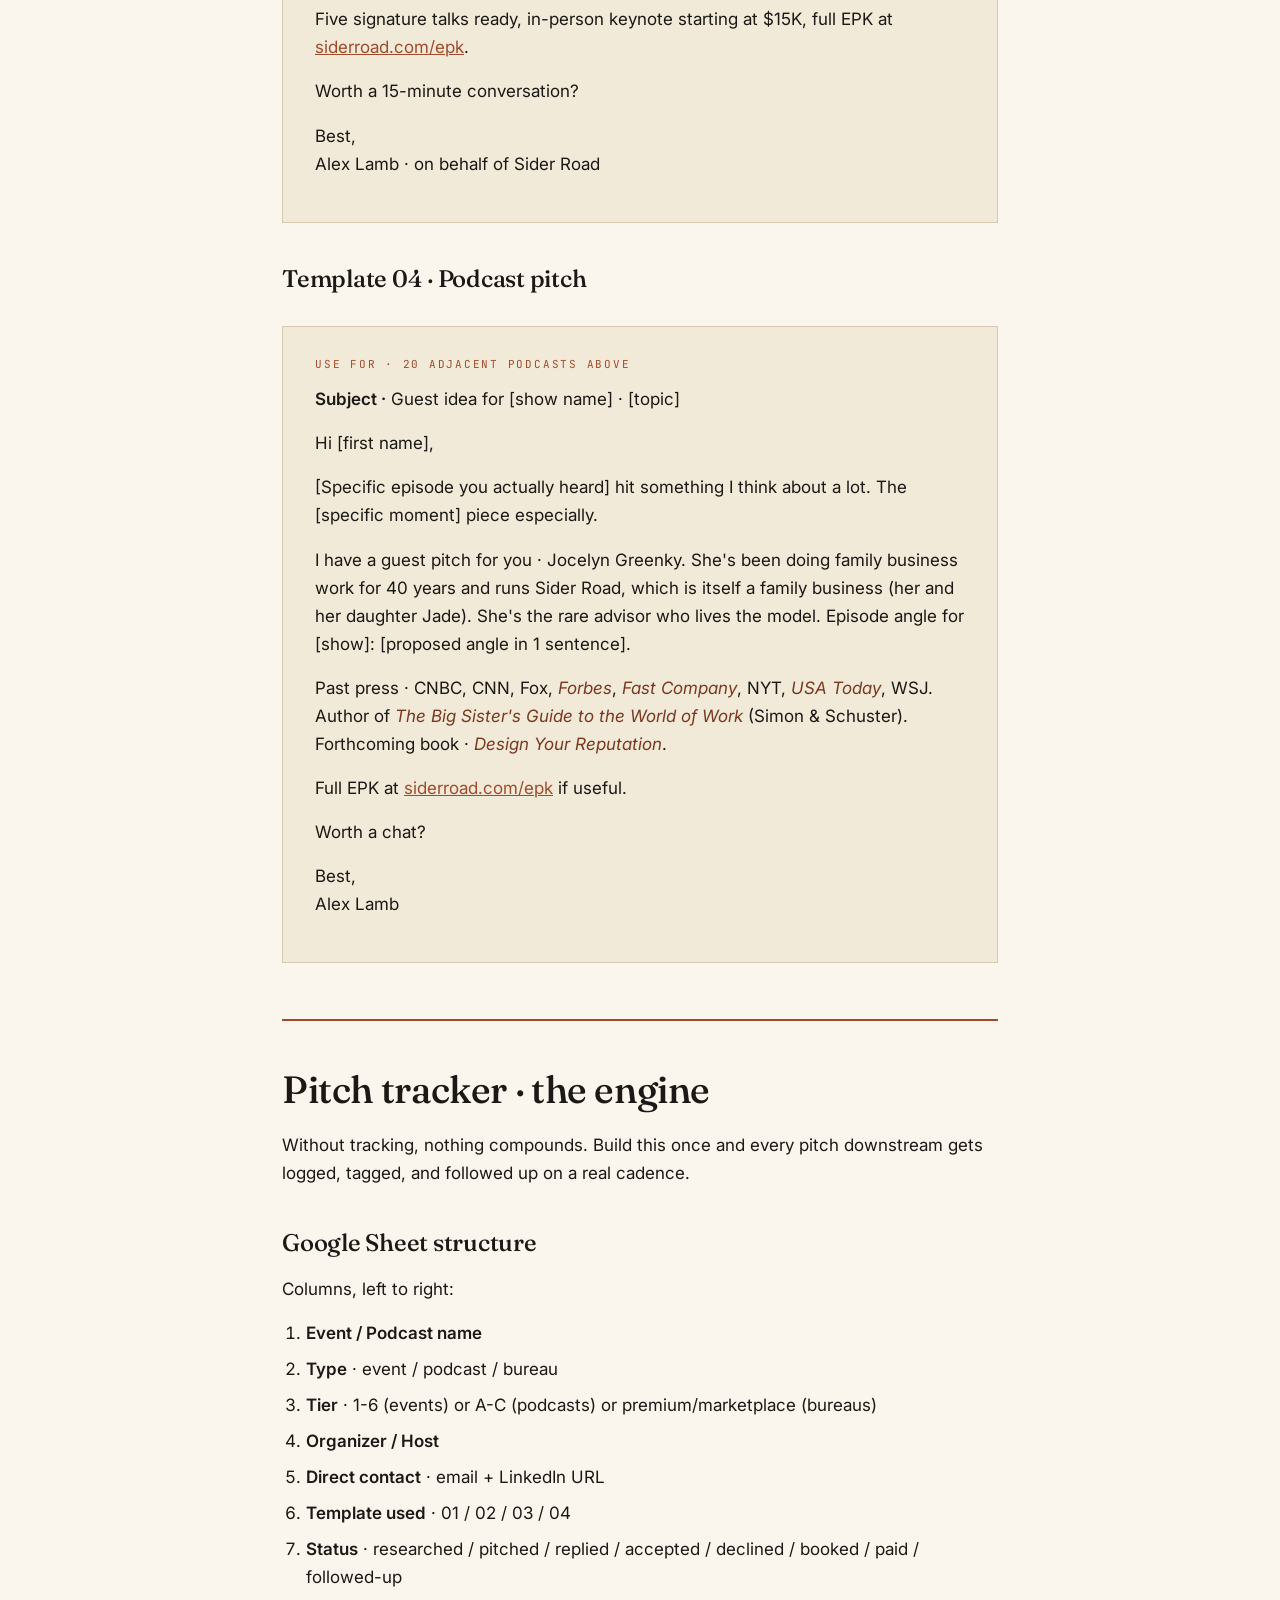
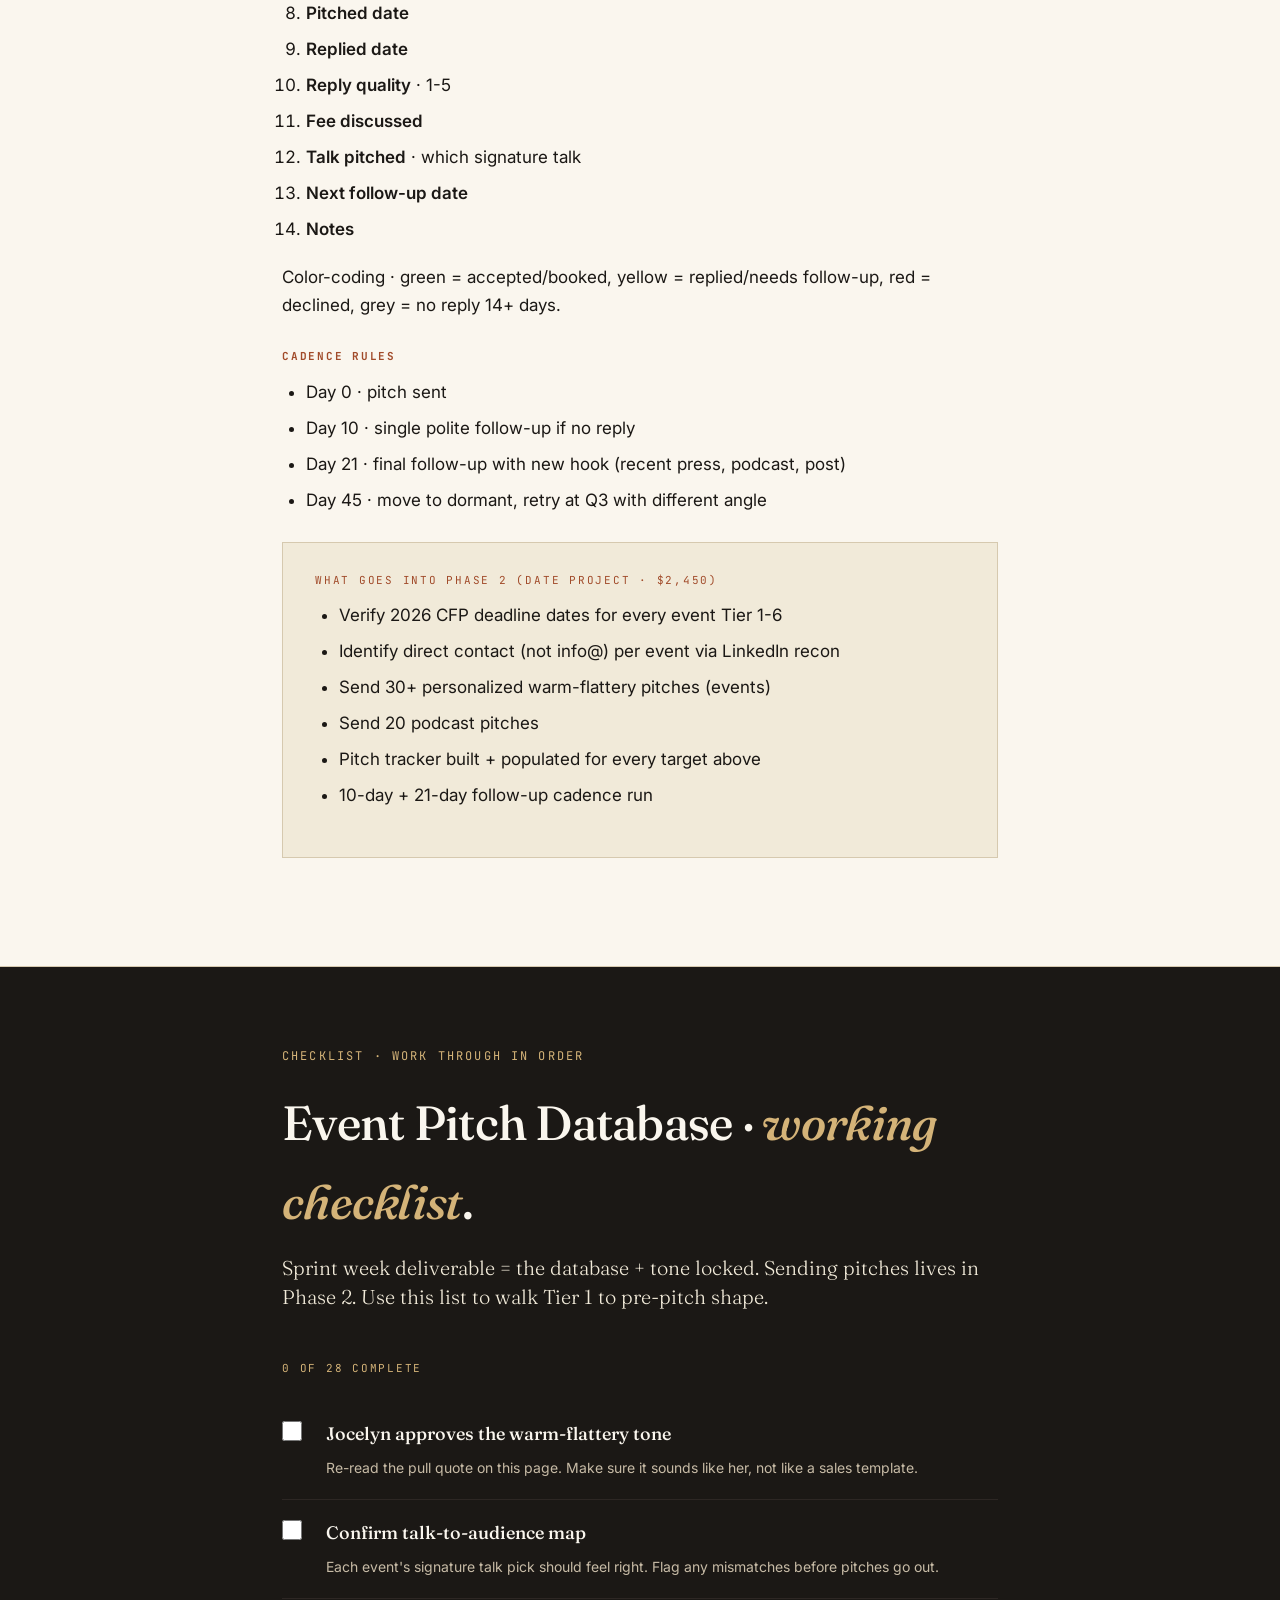
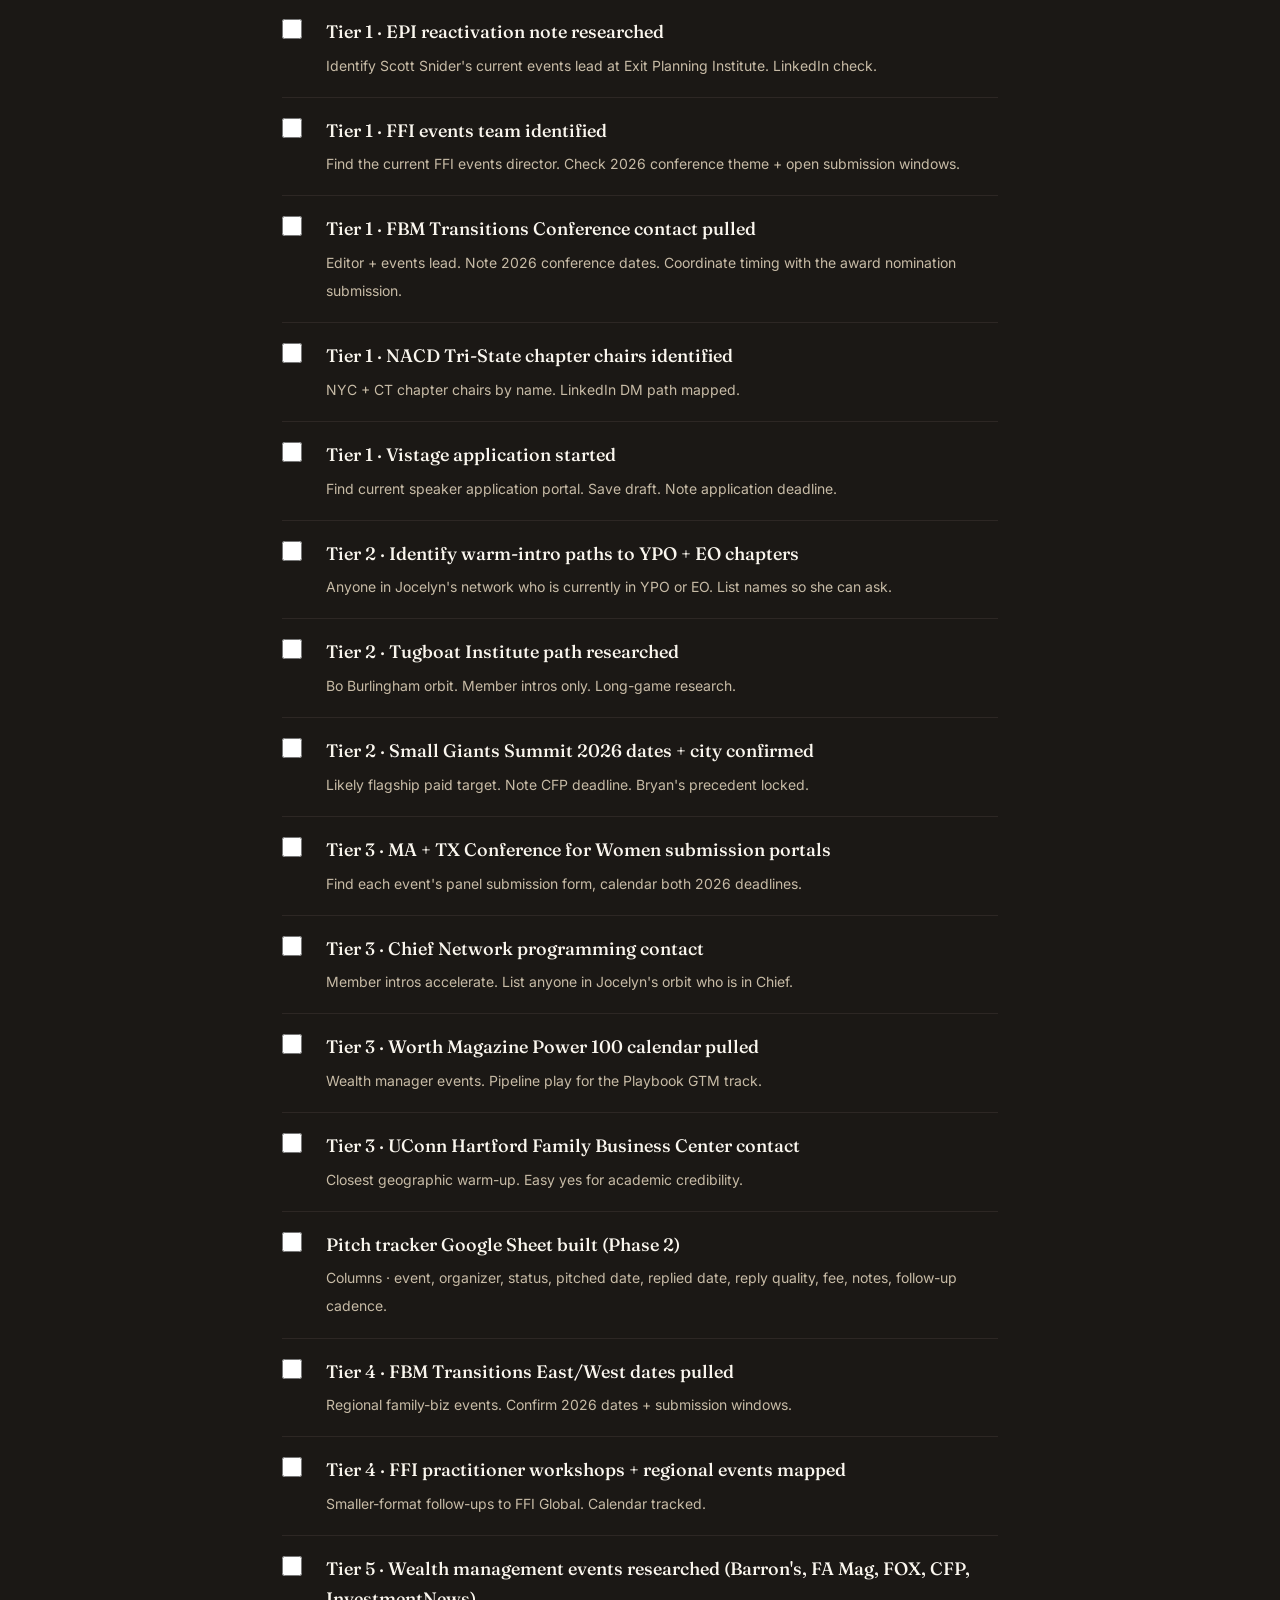
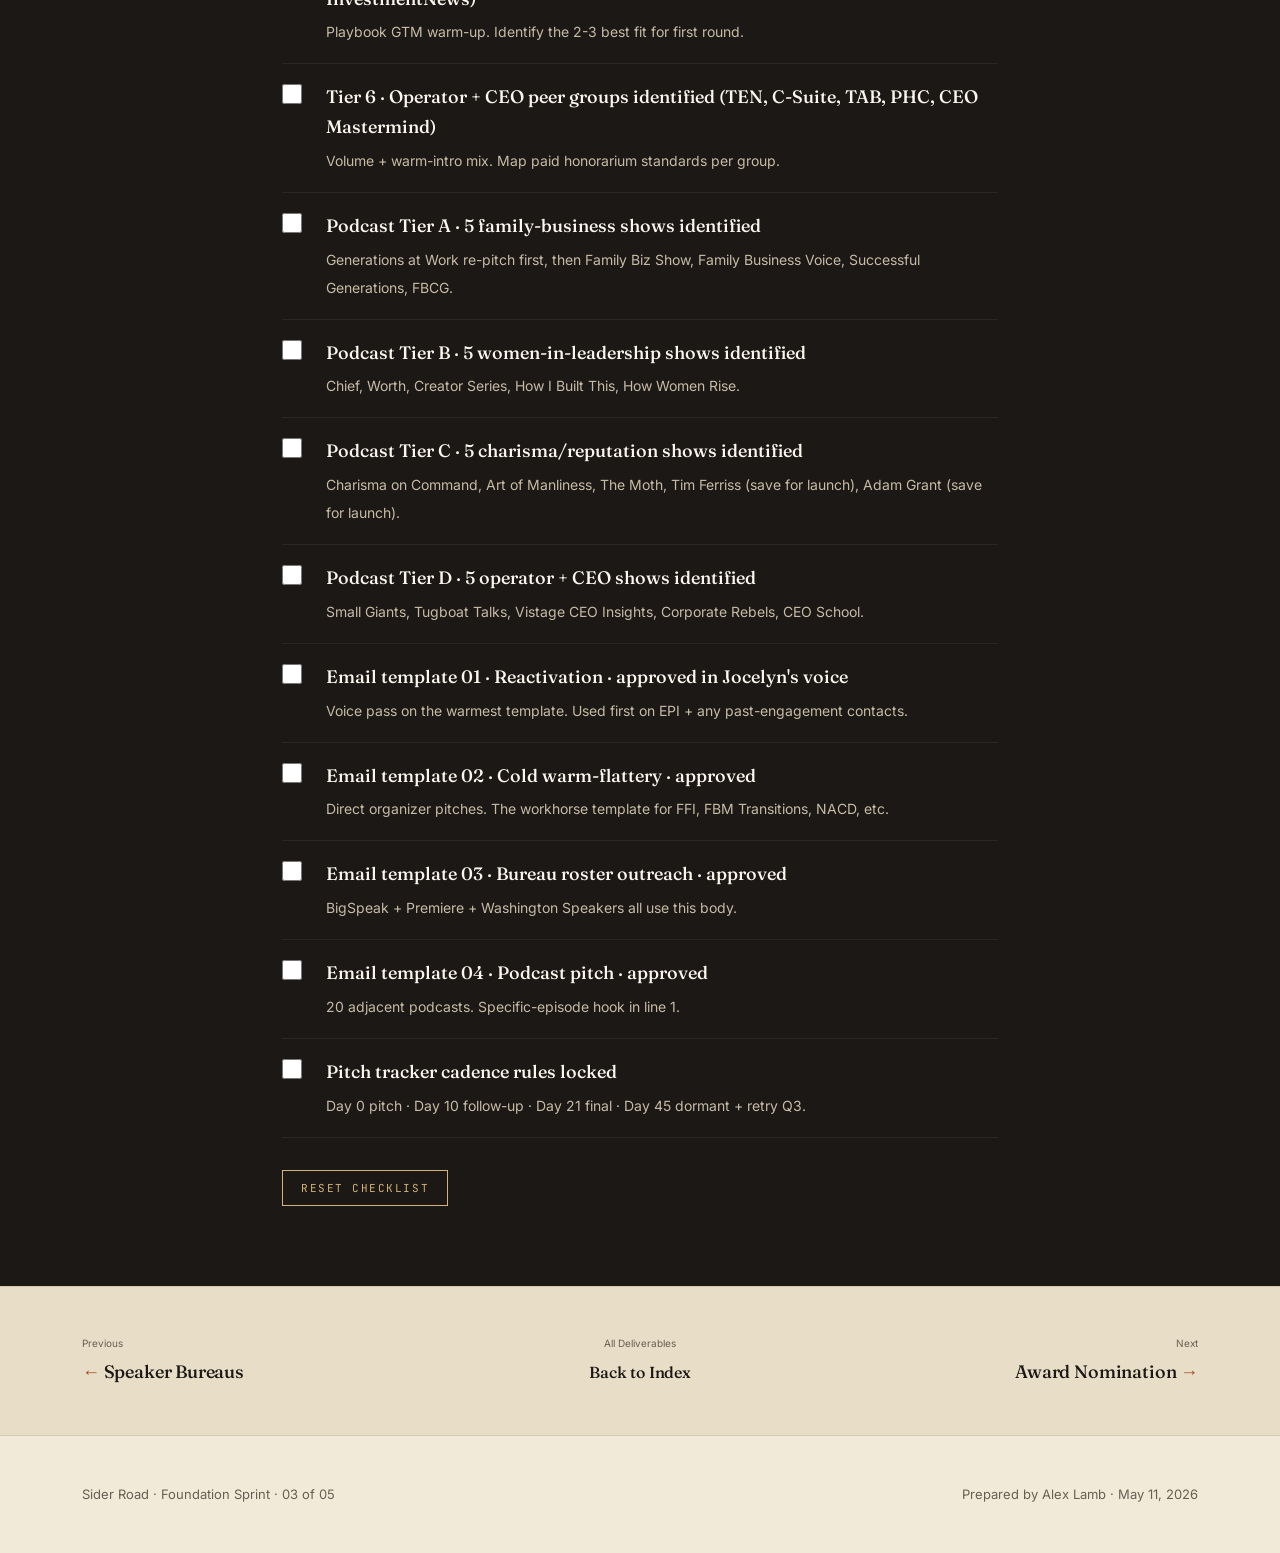
<file: 03_event_database.html>
<!DOCTYPE html>
<html lang="en">
<head>
<meta charset="UTF-8" />
<meta name="viewport" content="width=device-width, initial-scale=1.0" />
<title>03 · Event Pitch Database · Sider Road Sprint</title>
<link rel="preconnect" href="https://fonts.googleapis.com" />
<link rel="preconnect" href="https://fonts.gstatic.com" crossorigin />
<link href="https://fonts.googleapis.com/css2?family=Fraunces:opsz,wght,SOFT@9..144,300..900,30..100&family=Inter:wght@300;400;500;600;700&family=JetBrains+Mono:wght@400;500&display=swap" rel="stylesheet" />
<link rel="stylesheet" href="_shared.css" />
</head>
<body>

<header class="masthead">
  <div class="container masthead-inner">
    <a href="index.html" class="masthead-logo">Side<span>r</span> Road · Foundation Sprint</a>
    <div class="masthead-meta">03 of 05 · Event Database</div>
  </div>
</header>

<div class="progress-strip">
  <div class="container">
    <div><a href="02_bureau_submissions.html">← Speaker Bureaus</a></div>
    <div>Deliverable 03 · Event Pitch Database</div>
    <div><a href="04_award_nomination.html">Next · Award Nomination →</a></div>
  </div>
</div>

<section class="hero">
  <div class="container">
    <div class="hero-eyebrow">Deliverable 03 · Event + Podcast Pipeline · <span class="status drafted">30 events + 20 podcasts</span></div>
    <h1>The first <em>fifty rooms</em> worth being in.</h1>
    <p class="hero-lede">Three event tiers ranked by likelihood of paid yes inside 60 days. Twenty adjacent podcasts as the warm-entry parallel lane. Plus four ready-to-send email templates and the pitch tracker spec that runs the whole engine.</p>
    <div class="hero-meta">
      <div>Owner <strong>Alex</strong></div>
      <div>This sprint <strong>50 targets + templates + tracker locked</strong></div>
      <div>Next sprint <strong>30+ pitches sent</strong></div>
    </div>
  </div>
</section>

<section class="content">
  <div class="container-narrow">
    <div class="prose">

      <h2>Tier One · Warm reactivation and fast pitches</h2>
      <p>Pitch these first. Existing rapport and urgency carry the open rate. We pitch each of the five inside the next two weeks.</p>

      <div class="tier-grid">
        <div class="tier-row"><span class="tier-num">01</span><span><a class="tier-name" href="https://exit-planning-institute.org/events" target="_blank" rel="noopener">Exit Planning Institute · Webinar Series</a> · she already delivered there in 2025. Reactivation note to Scott Snider's events team.</span><span class="tier-tag t1">RE-PITCH</span></div>
        <div class="tier-row"><span class="tier-num">02</span><span><a class="tier-name" href="https://www.ffi.org" target="_blank" rel="noopener">Family Firm Institute Global Conference</a> · academic + practitioner combo via Queens College adjunct title.</span><span class="tier-tag t1">PRIORITY</span></div>
        <div class="tier-row"><span class="tier-num">03</span><span><a class="tier-name" href="https://www.familybusinessmagazine.com" target="_blank" rel="noopener">Family Business Magazine Transitions Conference</a> · runs parallel to the FBM award nomination, doubles surface area.</span><span class="tier-tag t1">PRIORITY</span></div>
        <div class="tier-row"><span class="tier-num">04</span><span><a class="tier-name" href="https://www.nacdonline.org/events" target="_blank" rel="noopener">NACD Tri-State Chapter Events</a> · paid honorarium standard at chapter level. NYC + CT chapters first.</span><span class="tier-tag t1">PRIORITY</span></div>
        <div class="tier-row"><span class="tier-num">05</span><span><a class="tier-name" href="https://www.vistage.com/research-center/speaker-bureau" target="_blank" rel="noopener">Vistage CEO Speaker Network</a> · application gate, evergreen ROI once accepted. Her CEO history at Colin Cowie + Ortho qualifies.</span><span class="tier-tag t1">APPLY</span></div>
      </div>

      <h2>Tier Two · Paid bureau pipeline</h2>
      <p>Speaker fees here range $2K to $15K. All four require warm intros or applications. Q2 to Q3 effort.</p>

      <div class="tier-grid">
        <div class="tier-row"><span class="tier-num">06</span><span><a class="tier-name" href="https://www.ypo.org" target="_blank" rel="noopener">YPO · Greenwich, NYC Metro, Connecticut chapters</a> · paid honorarium $2 to 10K. Chapter events are member-gated · warm intro from any YPO member is the only realistic path.</span><span class="tier-tag t2">PAID</span></div>
        <div class="tier-row"><span class="tier-num">07</span><span><a class="tier-name" href="https://hub.eonetwork.org" target="_blank" rel="noopener">EO · NYC + CT chapters</a> · easier than YPO, similar profile, lower price band.</span><span class="tier-tag t2">PAID</span></div>
        <div class="tier-row"><span class="tier-num">08</span><span><a class="tier-name" href="https://tugboatinstitute.com" target="_blank" rel="noopener">Tugboat Institute Summit · Sun Valley</a> · perpetually private companies overlap. Warm intro via Bo Burlingham orbit.</span><span class="tier-tag t2">WARM-INTRO</span></div>
        <div class="tier-row"><span class="tier-num">09</span><span><a class="tier-name" href="https://smallgiants.org" target="_blank" rel="noopener">Small Giants Summit</a> · Richard Bryan precedent, her stack exceeds his by 5×.</span><span class="tier-tag t2">TIER-1 PAID</span></div>
      </div>

      <h2>Tier Three · Authority Women funnel and brand surface</h2>
      <p>Larger audiences, mostly panel-only at first. These build presence and feed the Authority Women mastermind funnel.</p>

      <div class="tier-grid">
        <div class="tier-row"><span class="tier-num">10</span><span><a class="tier-name" href="https://www.maconferenceforwomen.org" target="_blank" rel="noopener">Massachusetts Conference for Women</a> · 12K attendee scale, panel route easier than keynote.</span><span class="tier-tag t3">BRAND</span></div>
        <div class="tier-row"><span class="tier-num">11</span><span><a class="tier-name" href="https://www.txconferenceforwomen.org" target="_blank" rel="noopener">Texas Conference for Women</a> · same network as MA, rotate pitches across the 4 state events.</span><span class="tier-tag t3">BRAND</span></div>
        <div class="tier-row"><span class="tier-num">12</span><span><a class="tier-name" href="https://chief.com" target="_blank" rel="noopener">Chief Network Speaker Series</a> · senior women executives, exact Authority Women ICP.</span><span class="tier-tag t3">FUNNEL</span></div>
        <div class="tier-row"><span class="tier-num">13</span><span><a class="tier-name" href="https://www.consciouscapitalism.org/events" target="_blank" rel="noopener">Conscious Capitalism CEO Summit</a> · values-led CEO audience, operator story fits.</span><span class="tier-tag t3">BRAND</span></div>
        <div class="tier-row"><span class="tier-num">14</span><span><a class="tier-name" href="https://www.worth.com/events" target="_blank" rel="noopener">Worth Magazine Power 100 Events</a> · wealth manager + UHNW audience, Playbook GTM pipeline play.</span><span class="tier-tag t3">RELATIONSHIP</span></div>
        <div class="tier-row"><span class="tier-num">15</span><span><a class="tier-name" href="https://www.business.uconn.edu" target="_blank" rel="noopener">UConn School of Business · Family Business Program</a> · geographic proximity, academic peer, easy yes.</span><span class="tier-tag t3">LOCAL WARM-UP</span></div>
      </div>

      <h2>The tone we never break</h2>
      <blockquote class="pullquote">"Last year's speaker was really sharp on [specific topic]. I work with [audience] on [problem your signature talk solves] and would love to chat about being useful to [audience] for 2026."</blockquote>
      <p>Never lead with hire-me energy. Compliment first, signature talk match second, soft "love to chat" close. Test the pattern, watch reply rate, refine.</p>

      <h2>Signature talk → audience map</h2>
      <p>Each pitch lands one signature talk per event. Match below.</p>
      <ul>
        <li><strong>Charisma is a Skill</strong> · EPI, Vistage, YPO + EO, Chief</li>
        <li><strong>Design Your Reputation</strong> · NACD, Worth, FBM, Chief</li>
        <li><strong>Generational Dynamics Bootcamp</strong> · FFI, Worth, FBM</li>
        <li><strong>Office Politics for People Who Hate Office Politics</strong> · NACD, Chief, MA + TX Conference for Women</li>
        <li><strong>Negotiation</strong> · YPO, EO, Vistage</li>
        <li><strong>Managing Through Chaos</strong> · Vistage, YPO, EO</li>
        <li><strong>Family Business · Build to Sell, or Build to Last</strong> · FFI, FBM, Tugboat, Small Giants, Conscious Capitalism, UConn</li>
        <li><strong>Authority Women track</strong> · MA + TX Conference for Women, Chief</li>
        <li><strong>Tell Me About Yourself</strong> · save for <em>Design Your Reputation</em> book launch</li>
      </ul>

      <h2 style="border-top: 2px solid var(--sienna); padding-top: 48px;">15 more events · expanded universe</h2>
      <p>Adding fifteen more raises total surface to 30 events. These come in below the original three tiers in priority but build out the long pipeline. Mix of family business, women's leadership, wealth management, governance, and operator events.</p>

      <div class="card">
        <div class="card-label">Verification note</div>
        <p>This is a research starting list, not a vetted pitch list. Every Tier 4-6 entry needs a verification pass before any pitch sends out · confirm current organizer contact, current event dates, fee policy (paid honorarium vs comped), and submission window. Two minutes per entry, 30 minutes total. Specifically flag any URL that has changed since this doc shipped.</p>
      </div>

      <h3>Tier Four · Family business + governance verticals</h3>
      <div class="tier-grid">
        <div class="tier-row"><span class="tier-num">16</span><span><a class="tier-name" href="https://www.familybusinessmagazine.com" target="_blank" rel="noopener">Transitions East / West Conferences</a> · Family Business Magazine's regional family-biz events (verify current event calendar)</span><span class="tier-tag t1">PRIORITY</span></div>
        <div class="tier-row"><span class="tier-num">17</span><span><a class="tier-name" href="https://www.thefbcg.com" target="_blank" rel="noopener">Family Business Consulting Group Conference</a> · advisor + family-firm audience, peer credibility</span><span class="tier-tag t2">WARM-INTRO</span></div>
        <div class="tier-row"><span class="tier-num">18</span><span><a class="tier-name" href="https://www.ffi.org" target="_blank" rel="noopener">FFI Practitioner Workshops + Regional Events</a> · smaller-format FFI follow-ups to global conference</span><span class="tier-tag t1">PRIORITY</span></div>
        <div class="tier-row"><span class="tier-num">19</span><span><a class="tier-name" href="https://www.successfulgenerations.com" target="_blank" rel="noopener">Successful Generations events</a> · Ellie Frey Zagel hosts panel + conference series for family enterprises</span><span class="tier-tag t2">COLLAB</span></div>
        <div class="tier-row"><span class="tier-num">20</span><span><a class="tier-name" href="https://thefamilybusinessinstitute.com" target="_blank" rel="noopener">Family Business Institute regional summits</a> · CPA + advisor heavy audience (verify current org URL · multiple orgs use this name)</span><span class="tier-tag t3">BRAND</span></div>
      </div>

      <h3>Tier Five · Wealth management + advisor pipeline (Playbook GTM warm-up)</h3>
      <div class="tier-grid">
        <div class="tier-row"><span class="tier-num">21</span><span><a class="tier-name" href="https://barronsadvisor.com/conferences/" target="_blank" rel="noopener">Barron's Top Independent Advisors Summit</a> · wealth-manager audience, Playbook white-label ICP</span><span class="tier-tag t3">PIPELINE</span></div>
        <div class="tier-row"><span class="tier-num">22</span><span><a class="tier-name" href="https://www.fa-mag.com" target="_blank" rel="noopener">Financial Advisor Magazine conferences</a> · RIA + family-office audience</span><span class="tier-tag t3">PIPELINE</span></div>
        <div class="tier-row"><span class="tier-num">23</span><span><a class="tier-name" href="https://www.familyoffice.com" target="_blank" rel="noopener">Family Office Exchange (FOX) Forums</a> · single + multi-family office leaders</span><span class="tier-tag t3">PREMIUM</span></div>
        <div class="tier-row"><span class="tier-num">24</span><span><a class="tier-name" href="https://www.cfp.net" target="_blank" rel="noopener">CFP Board events</a> · certified financial planners, large addressable pool</span><span class="tier-tag t3">SCALE</span></div>
        <div class="tier-row"><span class="tier-num">25</span><span><a class="tier-name" href="https://www.investmentnews.com/events" target="_blank" rel="noopener">InvestmentNews Women Adviser Summit</a> · women in wealth, dual audience hit</span><span class="tier-tag t2">DOUBLE-HIT</span></div>
      </div>

      <h3>Tier Six · Operator + CEO peer groups (additional)</h3>
      <div class="tier-grid">
        <div class="tier-row"><span class="tier-num">26</span><span><a class="tier-name" href="https://www.t-e-n.com" target="_blank" rel="noopener">TEN · The Executive Network</a> · invite-only operator membership, breakout-format events</span><span class="tier-tag t2">PAID</span></div>
        <div class="tier-row"><span class="tier-num">27</span><span><a class="tier-name" href="https://csuitenetwork.com" target="_blank" rel="noopener">C-Suite Network events</a> · cross-vertical executive audience</span><span class="tier-tag t3">BRAND</span></div>
        <div class="tier-row"><span class="tier-num">28</span><span><a class="tier-name" href="https://privatecompanydirector.com" target="_blank" rel="noopener">Private Company Governance Summit</a> · family business leaders + private-company board directors, direct ICP overlap</span><span class="tier-tag t1">PRIORITY</span></div>
        <div class="tier-row"><span class="tier-num">29</span><span><a class="tier-name" href="https://www.thealternativeboard.com" target="_blank" rel="noopener">TAB · The Alternative Board chapter speakers</a> · smaller-business CEO peer groups, wide network</span><span class="tier-tag t3">VOLUME</span></div>
        <div class="tier-row"><span class="tier-num">30</span><span><a class="tier-name" href="https://chiefexecutivenetwork.com" target="_blank" rel="noopener">Chief Executive Network</a> · CEO peer-group membership, event circuit, paid honoraria</span><span class="tier-tag t2">PAID</span></div>
      </div>

      <h2 style="border-top: 2px solid var(--sienna); padding-top: 48px;">Adjacent podcast lane · 20 warm-entry targets</h2>
      <p>Podcasts are the warmer entry. Lower stakes for hosts, faster yes, builds the "as heard on" surface that supports premium speaking fees. Twenty adjacent shows below, mapped to her best talks.</p>

      <div class="card">
        <div class="card-label">Verification note</div>
        <p>Podcast URLs change often (host websites, Spotify, Apple, Substack migrations). Show names below are the canonical reference. Verify current host site + pitch contact via search before each pitch goes out. Two minutes per show.</p>
      </div>

      <h3>Family business + advisory shows</h3>
      <ol>
        <li><strong>Generations at Work</strong> · RE-PITCH (she's been on before, repeat host)</li>
        <li><strong>Family Biz Show</strong> · long-running family-business focused</li>
        <li><strong>The Family Business Voice</strong> · advisor-heavy audience</li>
        <li><strong>Successful Generations Podcast</strong> · Ellie Frey Zagel host, direct peer</li>
        <li><strong>FBCG Podcast</strong> · advisor-to-advisor format</li>
      </ol>

      <h3>Women in leadership shows</h3>
      <ol start="6">
        <li><strong>Chief Podcast</strong> · senior women executive audience</li>
        <li><strong>Worth Podcast</strong> · adjacent to Worth Magazine events</li>
        <li><strong>The Creator Series</strong> · Amy Wilkinson · operator-founder audience</li>
        <li><strong>How I Built This with Guy Raz</strong> · long-shot, but operator-pedigree story fits</li>
        <li><strong>How Women Rise</strong> · Sally Helgesen, women's leadership canon</li>
      </ol>

      <h3>Charisma + reputation shows (book launch territory)</h3>
      <ol start="11">
        <li><strong>Charisma on Command</strong> · Charlie Houpert · direct topic match for Charisma talk</li>
        <li><strong>The Art of Manliness Podcast</strong> · reputation + presence audience</li>
        <li><strong>The Moth Storytelling Hour</strong> · for the Sider Road origin story</li>
        <li><strong>The Tim Ferriss Show</strong> · long-shot, save for book launch</li>
        <li><strong>ReThinking with Adam Grant</strong> · long-shot, save for book launch</li>
      </ol>

      <h3>Operator + CEO shows</h3>
      <ol start="16">
        <li><strong>Small Giants Community Podcast</strong> · Bryan precedent, perpetually-private audience</li>
        <li><strong>Tugboat Institute Talks</strong> · evergreen entrepreneurs CEO audience</li>
        <li><strong>Vistage CEO Insights</strong> · pipeline play for Vistage speaker network</li>
        <li><strong>Corporate Rebels Podcast</strong> · culture + leadership audience</li>
        <li><strong>CEO School</strong> · Suneera Madhani · women CEO peer audience</li>
      </ol>

      <h2 style="border-top: 2px solid var(--sienna); padding-top: 48px;">Four email templates · ready to send</h2>
      <p>Four warm-flattery templates, one per pitch type. All four pass the "would Jocelyn actually say this out loud" test. Slot-fillable variables in [brackets].</p>

      <h3>Template 01 · Reactivation (warmest)</h3>
      <div class="card">
        <div class="card-label">Use for · events where she's spoken before · EPI, Mastermind Jam Session, etc</div>
        <p><strong>Subject ·</strong> Following up on [last talk topic] · open to 2026?</p>
        <p style="margin-top: 12px;">Hi [first name],</p>
        <p style="margin-top: 8px;">Loved being part of [event name] in [year] · the [specific talk topic] session was a good one. Wanted to circle back as we map out 2026.</p>
        <p style="margin-top: 8px;">I've been deepening the [signature talk] work since we last spoke, and I think it'd land well with [audience]. Would you be open to a 15-minute call to see if there's a fit for this year's lineup?</p>
        <p style="margin-top: 8px;">Either way, hope all's well in [city].</p>
        <p style="margin-top: 8px;">Warm,<br />Jocelyn</p>
      </div>

      <h3>Template 02 · Cold warm-flattery (event organizer)</h3>
      <div class="card">
        <div class="card-label">Use for · direct event organizer pitches · FFI, FBM Transitions, NACD, etc</div>
        <p><strong>Subject ·</strong> [Last year's speaker name] was sharp on [topic] · idea for 2026</p>
        <p style="margin-top: 12px;">Hi [first name],</p>
        <p style="margin-top: 8px;">Watched [last year's speaker] at [event name] last year and the [specific topic] piece really stuck. The way [event] frames [theme] is rare in this space.</p>
        <p style="margin-top: 8px;">I work with family-owned businesses on [problem your signature talk solves] · run a 40-year practice and a 9-doc operating system that's gotten hundreds of family firms through their toughest transitions. Sider Road, the practice itself, is run with my daughter Jade, so I'm also my own case study.</p>
        <p style="margin-top: 8px;">Would love to chat about being useful to [audience] for 2026. Five signature talks at <a href="https://siderroad.com/epk" target="_blank" rel="noopener">siderroad.com/epk</a> if helpful to skim first.</p>
        <p style="margin-top: 8px;">Best,<br />Jocelyn</p>
      </div>

      <h3>Template 03 · Bureau roster outreach</h3>
      <div class="card">
        <div class="card-label">Use for · premium bureau roster managers · BigSpeak, Premiere, Washington Speakers</div>
        <p><strong>Subject ·</strong> Family business + reputation speaker · adding to your roster</p>
        <p style="margin-top: 12px;">Hi [bureau team / first name],</p>
        <p style="margin-top: 8px;">I think Jocelyn Greenky belongs on your roster. Quick read on why:</p>
        <ul style="margin: 8px 0 8px 22px;">
          <li>40 years guiding family-owned businesses through leadership transitions. documented succession engagements across hundreds of family enterprises.</li>
          <li>Sider Road, her advisory practice, is itself a family business · runs it with her daughter Jade.</li>
          <li>Operator pedigree · COO at Colin Cowie Lifestyle, CEO at Ortho Marketing, Digital Global Editorial Director at Hachette Filipacchi, Branded TV Producer at Wenner Media.</li>
          <li>Author · <em>The Big Sister's Guide to the World of Work</em> (Simon &amp; Schuster). <em>Design Your Reputation</em> forthcoming 2026.</li>
          <li>Press · CNBC, CNN, Fox News, <em>Forbes</em>, <em>Fast Company</em>, NYT, <em>USA Today</em>, <em>Washington Post</em>, WSJ, HuffPost.</li>
        </ul>
        <p>Five signature talks ready, in-person keynote starting at $15K, full EPK at <a href="https://siderroad.com/epk" target="_blank" rel="noopener">siderroad.com/epk</a>.</p>
        <p style="margin-top: 8px;">Worth a 15-minute conversation?</p>
        <p style="margin-top: 8px;">Best,<br />Alex Lamb · on behalf of Sider Road</p>
      </div>

      <h3>Template 04 · Podcast pitch</h3>
      <div class="card">
        <div class="card-label">Use for · 20 adjacent podcasts above</div>
        <p><strong>Subject ·</strong> Guest idea for [show name] · [topic]</p>
        <p style="margin-top: 12px;">Hi [first name],</p>
        <p style="margin-top: 8px;">[Specific episode you actually heard] hit something I think about a lot. The [specific moment] piece especially.</p>
        <p style="margin-top: 8px;">I have a guest pitch for you · Jocelyn Greenky. She's been doing family business work for 40 years and runs Sider Road, which is itself a family business (her and her daughter Jade). She's the rare advisor who lives the model. Episode angle for [show]: [proposed angle in 1 sentence].</p>
        <p style="margin-top: 8px;">Past press · CNBC, CNN, Fox, <em>Forbes</em>, <em>Fast Company</em>, NYT, <em>USA Today</em>, WSJ. Author of <em>The Big Sister's Guide to the World of Work</em> (Simon &amp; Schuster). Forthcoming book · <em>Design Your Reputation</em>.</p>
        <p style="margin-top: 8px;">Full EPK at <a href="https://siderroad.com/epk" target="_blank" rel="noopener">siderroad.com/epk</a> if useful.</p>
        <p style="margin-top: 8px;">Worth a chat?</p>
        <p style="margin-top: 8px;">Best,<br />Alex Lamb</p>
      </div>

      <h2 style="border-top: 2px solid var(--sienna); padding-top: 48px;">Pitch tracker · the engine</h2>
      <p>Without tracking, nothing compounds. Build this once and every pitch downstream gets logged, tagged, and followed up on a real cadence.</p>

      <h3>Google Sheet structure</h3>
      <p>Columns, left to right:</p>
      <ol>
        <li><strong>Event / Podcast name</strong></li>
        <li><strong>Type</strong> · event / podcast / bureau</li>
        <li><strong>Tier</strong> · 1-6 (events) or A-C (podcasts) or premium/marketplace (bureaus)</li>
        <li><strong>Organizer / Host</strong></li>
        <li><strong>Direct contact</strong> · email + LinkedIn URL</li>
        <li><strong>Template used</strong> · 01 / 02 / 03 / 04</li>
        <li><strong>Status</strong> · researched / pitched / replied / accepted / declined / booked / paid / followed-up</li>
        <li><strong>Pitched date</strong></li>
        <li><strong>Replied date</strong></li>
        <li><strong>Reply quality</strong> · 1-5</li>
        <li><strong>Fee discussed</strong></li>
        <li><strong>Talk pitched</strong> · which signature talk</li>
        <li><strong>Next follow-up date</strong></li>
        <li><strong>Notes</strong></li>
      </ol>
      <p>Color-coding · green = accepted/booked, yellow = replied/needs follow-up, red = declined, grey = no reply 14+ days.</p>
      <h4>Cadence rules</h4>
      <ul>
        <li>Day 0 · pitch sent</li>
        <li>Day 10 · single polite follow-up if no reply</li>
        <li>Day 21 · final follow-up with new hook (recent press, podcast, post)</li>
        <li>Day 45 · move to dormant, retry at Q3 with different angle</li>
      </ul>

      <div class="card">
        <div class="card-label">What goes into Phase 2 (Date Project · $2,450)</div>
        <ul style="margin-top: 6px;">
          <li>Verify 2026 CFP deadline dates for every event Tier 1-6</li>
          <li>Identify direct contact (not info@) per event via LinkedIn recon</li>
          <li>Send 30+ personalized warm-flattery pitches (events)</li>
          <li>Send 20 podcast pitches</li>
          <li>Pitch tracker built + populated for every target above</li>
          <li>10-day + 21-day follow-up cadence run</li>
        </ul>
      </div>

    </div>
  </div>
</section>

<!-- CHECKLIST -->
<section class="checklist">
  <div class="container-narrow">
    <div class="checklist-eyebrow">Checklist · work through in order</div>
    <h2>Event Pitch Database · <em>working checklist</em>.</h2>
    <p class="checklist-lede">Sprint week deliverable = the database + tone locked. Sending pitches lives in Phase 2. Use this list to walk Tier 1 to pre-pitch shape.</p>

    <div class="check-progress" id="check-progress-events">0 of 0 complete</div>

    <ul class="checks" id="checklist-events">

      <li data-id="approve-tone">
        <input type="checkbox" />
        <div>
          <span class="check-title">Jocelyn approves the warm-flattery tone</span>
          <span class="check-detail">Re-read the pull quote on this page. Make sure it sounds like her, not like a sales template.</span>
        </div>
      </li>

      <li data-id="confirm-talks">
        <input type="checkbox" />
        <div>
          <span class="check-title">Confirm talk-to-audience map</span>
          <span class="check-detail">Each event's signature talk pick should feel right. Flag any mismatches before pitches go out.</span>
        </div>
      </li>

      <li data-id="t1-epi">
        <input type="checkbox" />
        <div>
          <span class="check-title">Tier 1 · EPI reactivation note researched</span>
          <span class="check-detail">Identify Scott Snider's current events lead at Exit Planning Institute. LinkedIn check.</span>
        </div>
      </li>

      <li data-id="t1-ffi">
        <input type="checkbox" />
        <div>
          <span class="check-title">Tier 1 · FFI events team identified</span>
          <span class="check-detail">Find the current FFI events director. Check 2026 conference theme + open submission windows.</span>
        </div>
      </li>

      <li data-id="t1-fbm">
        <input type="checkbox" />
        <div>
          <span class="check-title">Tier 1 · FBM Transitions Conference contact pulled</span>
          <span class="check-detail">Editor + events lead. Note 2026 conference dates. Coordinate timing with the award nomination submission.</span>
        </div>
      </li>

      <li data-id="t1-nacd">
        <input type="checkbox" />
        <div>
          <span class="check-title">Tier 1 · NACD Tri-State chapter chairs identified</span>
          <span class="check-detail">NYC + CT chapter chairs by name. LinkedIn DM path mapped.</span>
        </div>
      </li>

      <li data-id="t1-vistage">
        <input type="checkbox" />
        <div>
          <span class="check-title">Tier 1 · Vistage application started</span>
          <span class="check-detail">Find current speaker application portal. Save draft. Note application deadline.</span>
        </div>
      </li>

      <li data-id="t2-warm-intros">
        <input type="checkbox" />
        <div>
          <span class="check-title">Tier 2 · Identify warm-intro paths to YPO + EO chapters</span>
          <span class="check-detail">Anyone in Jocelyn's network who is currently in YPO or EO. List names so she can ask.</span>
        </div>
      </li>

      <li data-id="t2-tugboat">
        <input type="checkbox" />
        <div>
          <span class="check-title">Tier 2 · Tugboat Institute path researched</span>
          <span class="check-detail">Bo Burlingham orbit. Member intros only. Long-game research.</span>
        </div>
      </li>

      <li data-id="t2-small-giants">
        <input type="checkbox" />
        <div>
          <span class="check-title">Tier 2 · Small Giants Summit 2026 dates + city confirmed</span>
          <span class="check-detail">Likely flagship paid target. Note CFP deadline. Bryan's precedent locked.</span>
        </div>
      </li>

      <li data-id="t3-women-conferences">
        <input type="checkbox" />
        <div>
          <span class="check-title">Tier 3 · MA + TX Conference for Women submission portals</span>
          <span class="check-detail">Find each event's panel submission form, calendar both 2026 deadlines.</span>
        </div>
      </li>

      <li data-id="t3-chief">
        <input type="checkbox" />
        <div>
          <span class="check-title">Tier 3 · Chief Network programming contact</span>
          <span class="check-detail">Member intros accelerate. List anyone in Jocelyn's orbit who is in Chief.</span>
        </div>
      </li>

      <li data-id="t3-worth">
        <input type="checkbox" />
        <div>
          <span class="check-title">Tier 3 · Worth Magazine Power 100 calendar pulled</span>
          <span class="check-detail">Wealth manager events. Pipeline play for the Playbook GTM track.</span>
        </div>
      </li>

      <li data-id="t3-uconn">
        <input type="checkbox" />
        <div>
          <span class="check-title">Tier 3 · UConn Hartford Family Business Center contact</span>
          <span class="check-detail">Closest geographic warm-up. Easy yes for academic credibility.</span>
        </div>
      </li>

      <li data-id="tracker-built">
        <input type="checkbox" />
        <div>
          <span class="check-title">Pitch tracker Google Sheet built (Phase 2)</span>
          <span class="check-detail">Columns · event, organizer, status, pitched date, replied date, reply quality, fee, notes, follow-up cadence.</span>
        </div>
      </li>

      <li data-id="t4-fbm-transitions">
        <input type="checkbox" />
        <div>
          <span class="check-title">Tier 4 · FBM Transitions East/West dates pulled</span>
          <span class="check-detail">Regional family-biz events. Confirm 2026 dates + submission windows.</span>
        </div>
      </li>

      <li data-id="t4-ffi-workshops">
        <input type="checkbox" />
        <div>
          <span class="check-title">Tier 4 · FFI practitioner workshops + regional events mapped</span>
          <span class="check-detail">Smaller-format follow-ups to FFI Global. Calendar tracked.</span>
        </div>
      </li>

      <li data-id="t5-wealth-pipeline">
        <input type="checkbox" />
        <div>
          <span class="check-title">Tier 5 · Wealth management events researched (Barron's, FA Mag, FOX, CFP, InvestmentNews)</span>
          <span class="check-detail">Playbook GTM warm-up. Identify the 2-3 best fit for first round.</span>
        </div>
      </li>

      <li data-id="t6-operator-groups">
        <input type="checkbox" />
        <div>
          <span class="check-title">Tier 6 · Operator + CEO peer groups identified (TEN, C-Suite, TAB, PHC, CEO Mastermind)</span>
          <span class="check-detail">Volume + warm-intro mix. Map paid honorarium standards per group.</span>
        </div>
      </li>

      <li data-id="podcasts-fb">
        <input type="checkbox" />
        <div>
          <span class="check-title">Podcast Tier A · 5 family-business shows identified</span>
          <span class="check-detail">Generations at Work re-pitch first, then Family Biz Show, Family Business Voice, Successful Generations, FBCG.</span>
        </div>
      </li>

      <li data-id="podcasts-women">
        <input type="checkbox" />
        <div>
          <span class="check-title">Podcast Tier B · 5 women-in-leadership shows identified</span>
          <span class="check-detail">Chief, Worth, Creator Series, How I Built This, How Women Rise.</span>
        </div>
      </li>

      <li data-id="podcasts-charisma">
        <input type="checkbox" />
        <div>
          <span class="check-title">Podcast Tier C · 5 charisma/reputation shows identified</span>
          <span class="check-detail">Charisma on Command, Art of Manliness, The Moth, Tim Ferriss (save for launch), Adam Grant (save for launch).</span>
        </div>
      </li>

      <li data-id="podcasts-operator">
        <input type="checkbox" />
        <div>
          <span class="check-title">Podcast Tier D · 5 operator + CEO shows identified</span>
          <span class="check-detail">Small Giants, Tugboat Talks, Vistage CEO Insights, Corporate Rebels, CEO School.</span>
        </div>
      </li>

      <li data-id="template-reactivation">
        <input type="checkbox" />
        <div>
          <span class="check-title">Email template 01 · Reactivation · approved in Jocelyn's voice</span>
          <span class="check-detail">Voice pass on the warmest template. Used first on EPI + any past-engagement contacts.</span>
        </div>
      </li>

      <li data-id="template-cold">
        <input type="checkbox" />
        <div>
          <span class="check-title">Email template 02 · Cold warm-flattery · approved</span>
          <span class="check-detail">Direct organizer pitches. The workhorse template for FFI, FBM Transitions, NACD, etc.</span>
        </div>
      </li>

      <li data-id="template-bureau">
        <input type="checkbox" />
        <div>
          <span class="check-title">Email template 03 · Bureau roster outreach · approved</span>
          <span class="check-detail">BigSpeak + Premiere + Washington Speakers all use this body.</span>
        </div>
      </li>

      <li data-id="template-podcast">
        <input type="checkbox" />
        <div>
          <span class="check-title">Email template 04 · Podcast pitch · approved</span>
          <span class="check-detail">20 adjacent podcasts. Specific-episode hook in line 1.</span>
        </div>
      </li>

      <li data-id="tracker-cadence">
        <input type="checkbox" />
        <div>
          <span class="check-title">Pitch tracker cadence rules locked</span>
          <span class="check-detail">Day 0 pitch · Day 10 follow-up · Day 21 final · Day 45 dormant + retry Q3.</span>
        </div>
      </li>

    </ul>

    <button class="check-clear" id="check-clear-events">Reset checklist</button>
  </div>
</section>

<nav class="pagenav">
  <div class="container">
    <div class="nav-prev">
      <span class="nav-label">Previous</span>
      <a href="02_bureau_submissions.html" class="nav-title">Speaker Bureaus</a>
    </div>
    <div class="nav-index">
      <span class="nav-label">All Deliverables</span>
      <a href="index.html">Back to Index</a>
    </div>
    <div class="nav-next">
      <span class="nav-label">Next</span>
      <a href="04_award_nomination.html" class="nav-title">Award Nomination</a>
    </div>
  </div>
</nav>

<footer class="foot">
  <div class="container">
    <div>Sider Road · Foundation Sprint · 03 of 05</div>
    <div>Prepared by Alex Lamb · May 11, 2026</div>
  </div>
</footer>

<script src="_shared.js"></script>
<script>document.addEventListener('DOMContentLoaded', function () { initChecklist('events'); });</script>

</body>
</html>
</file>
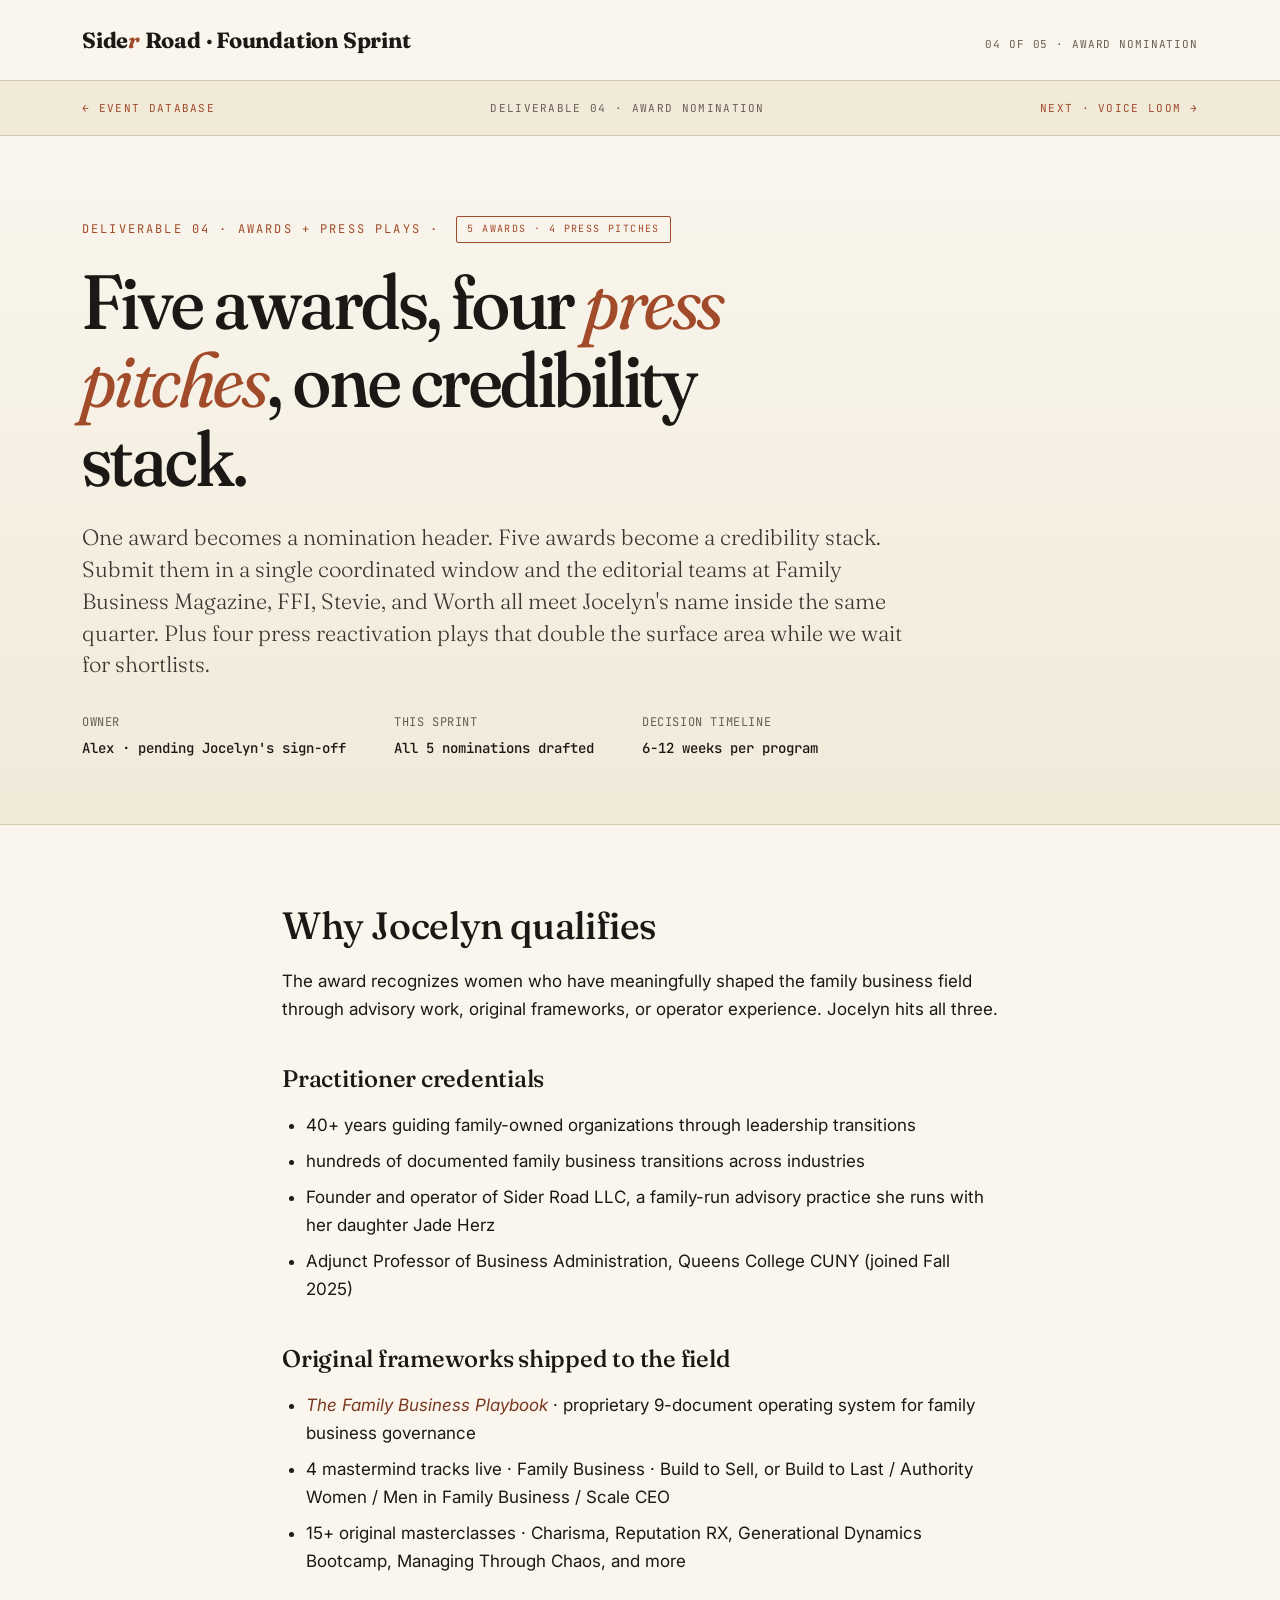
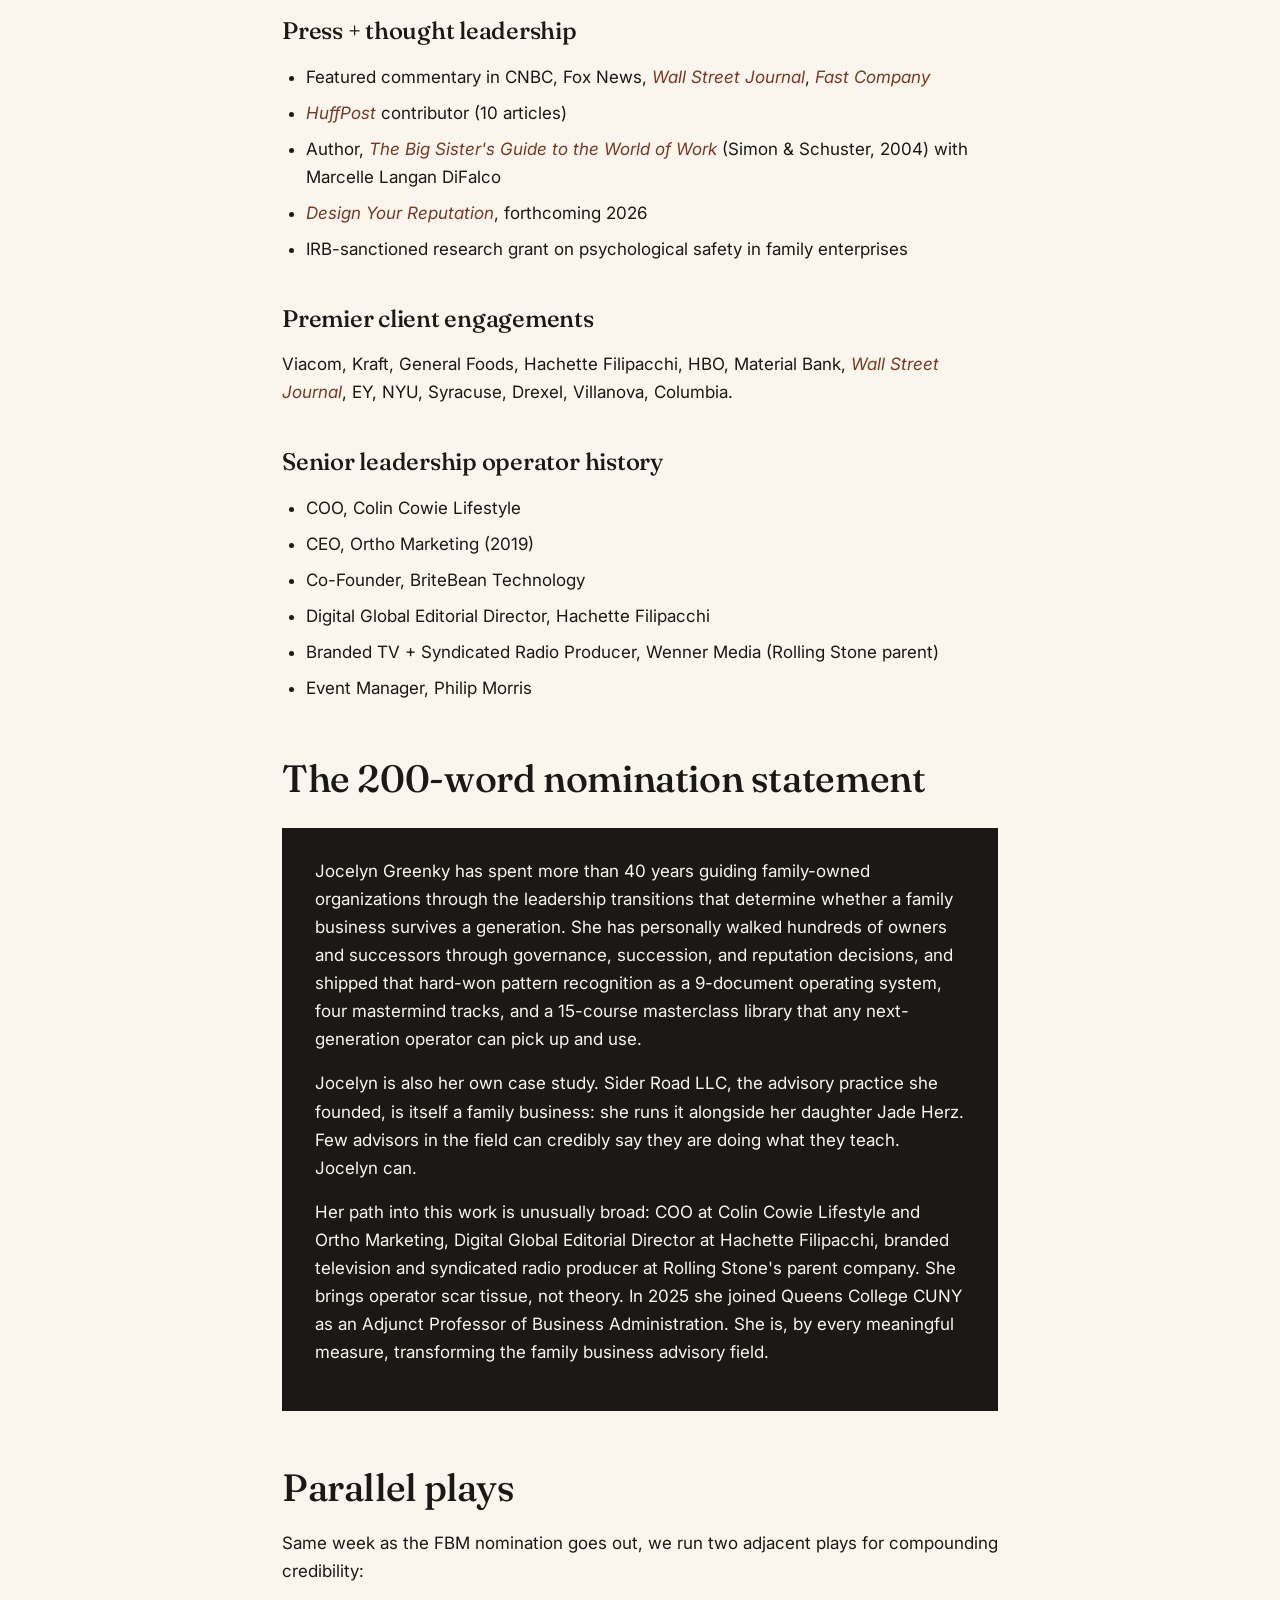
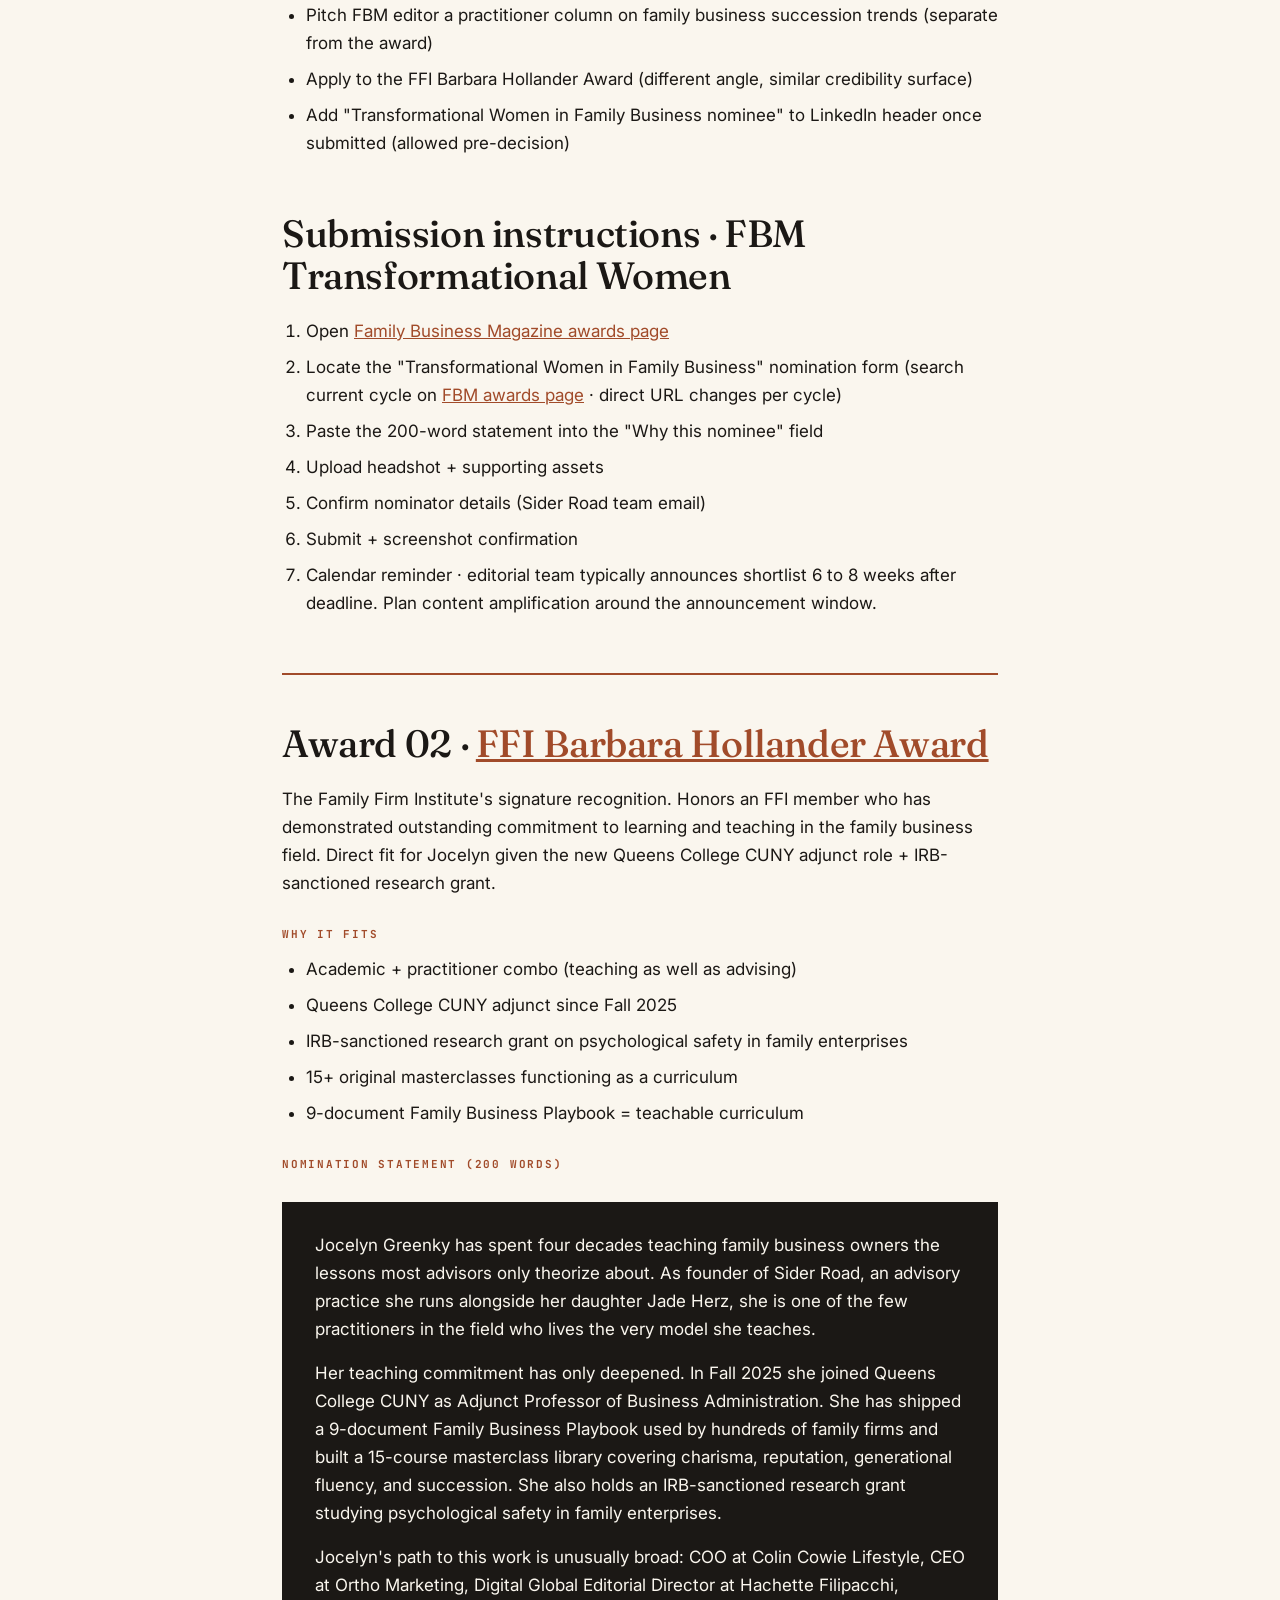
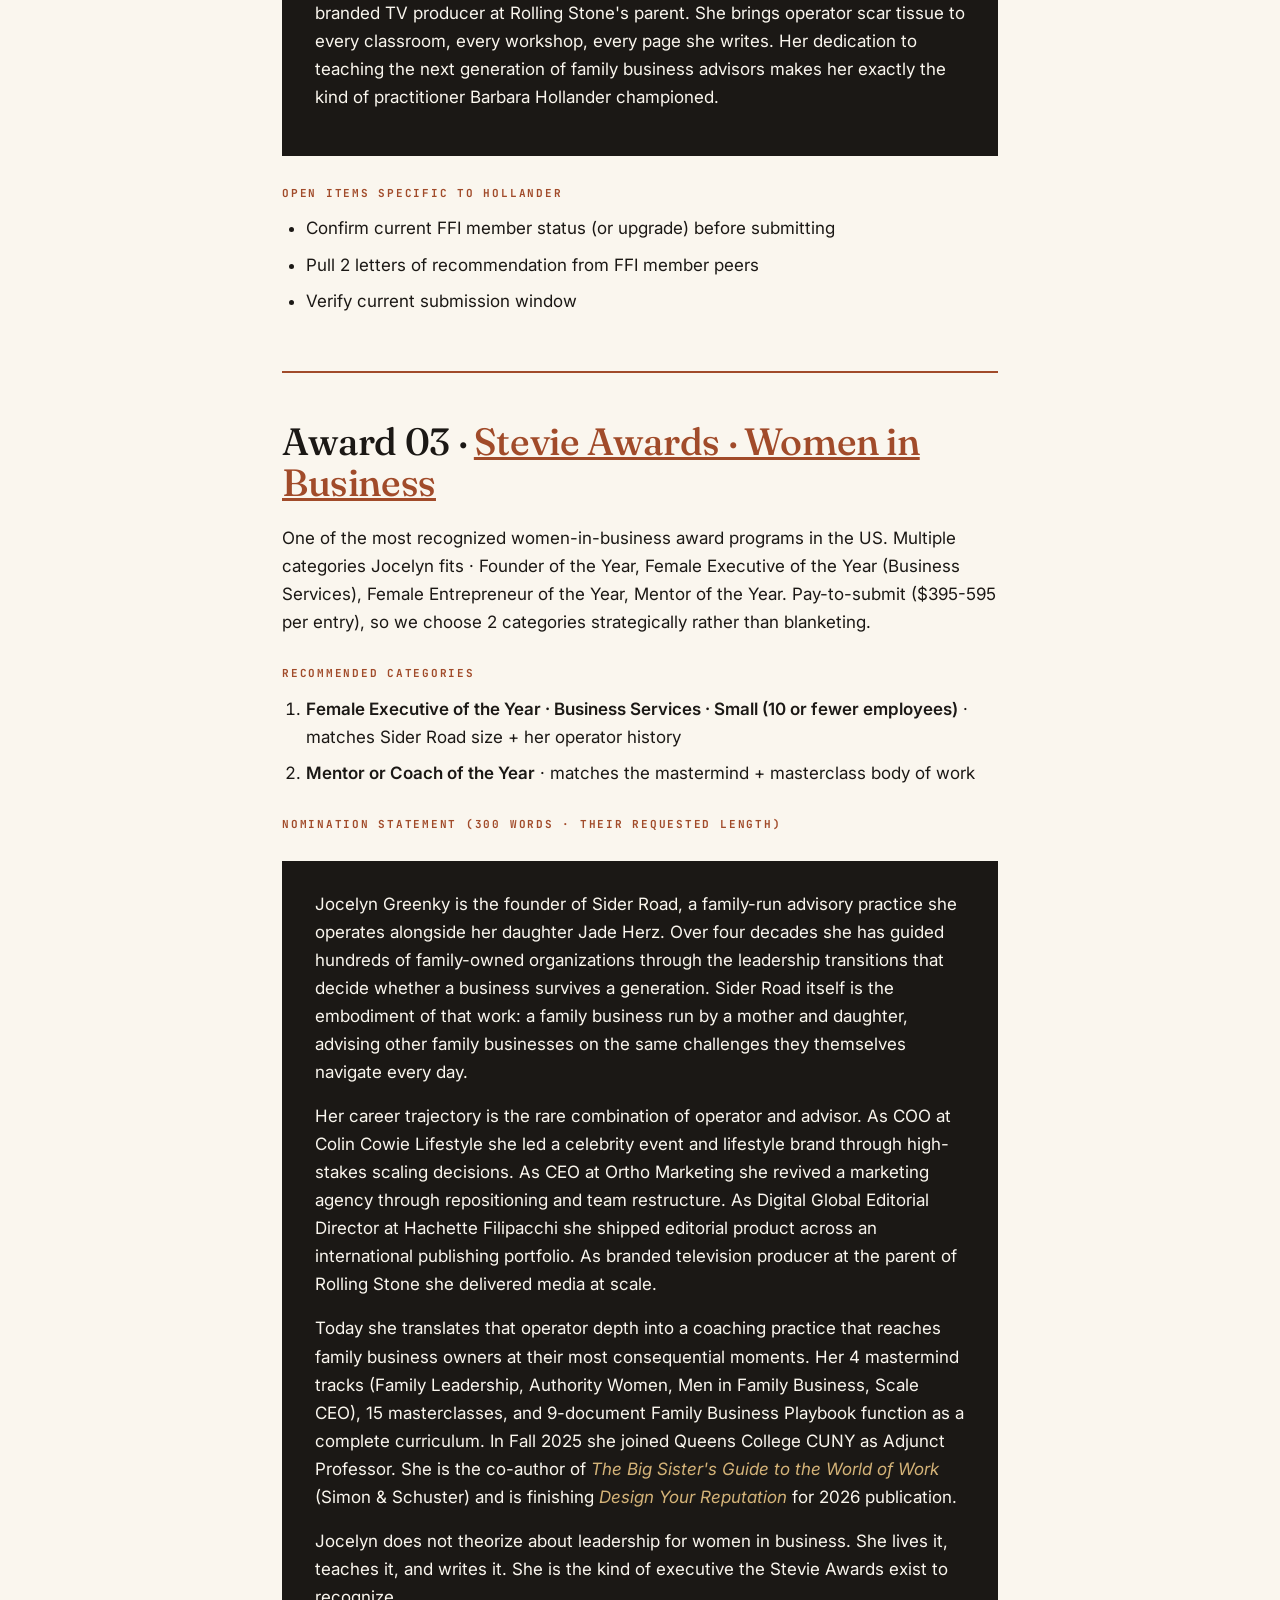
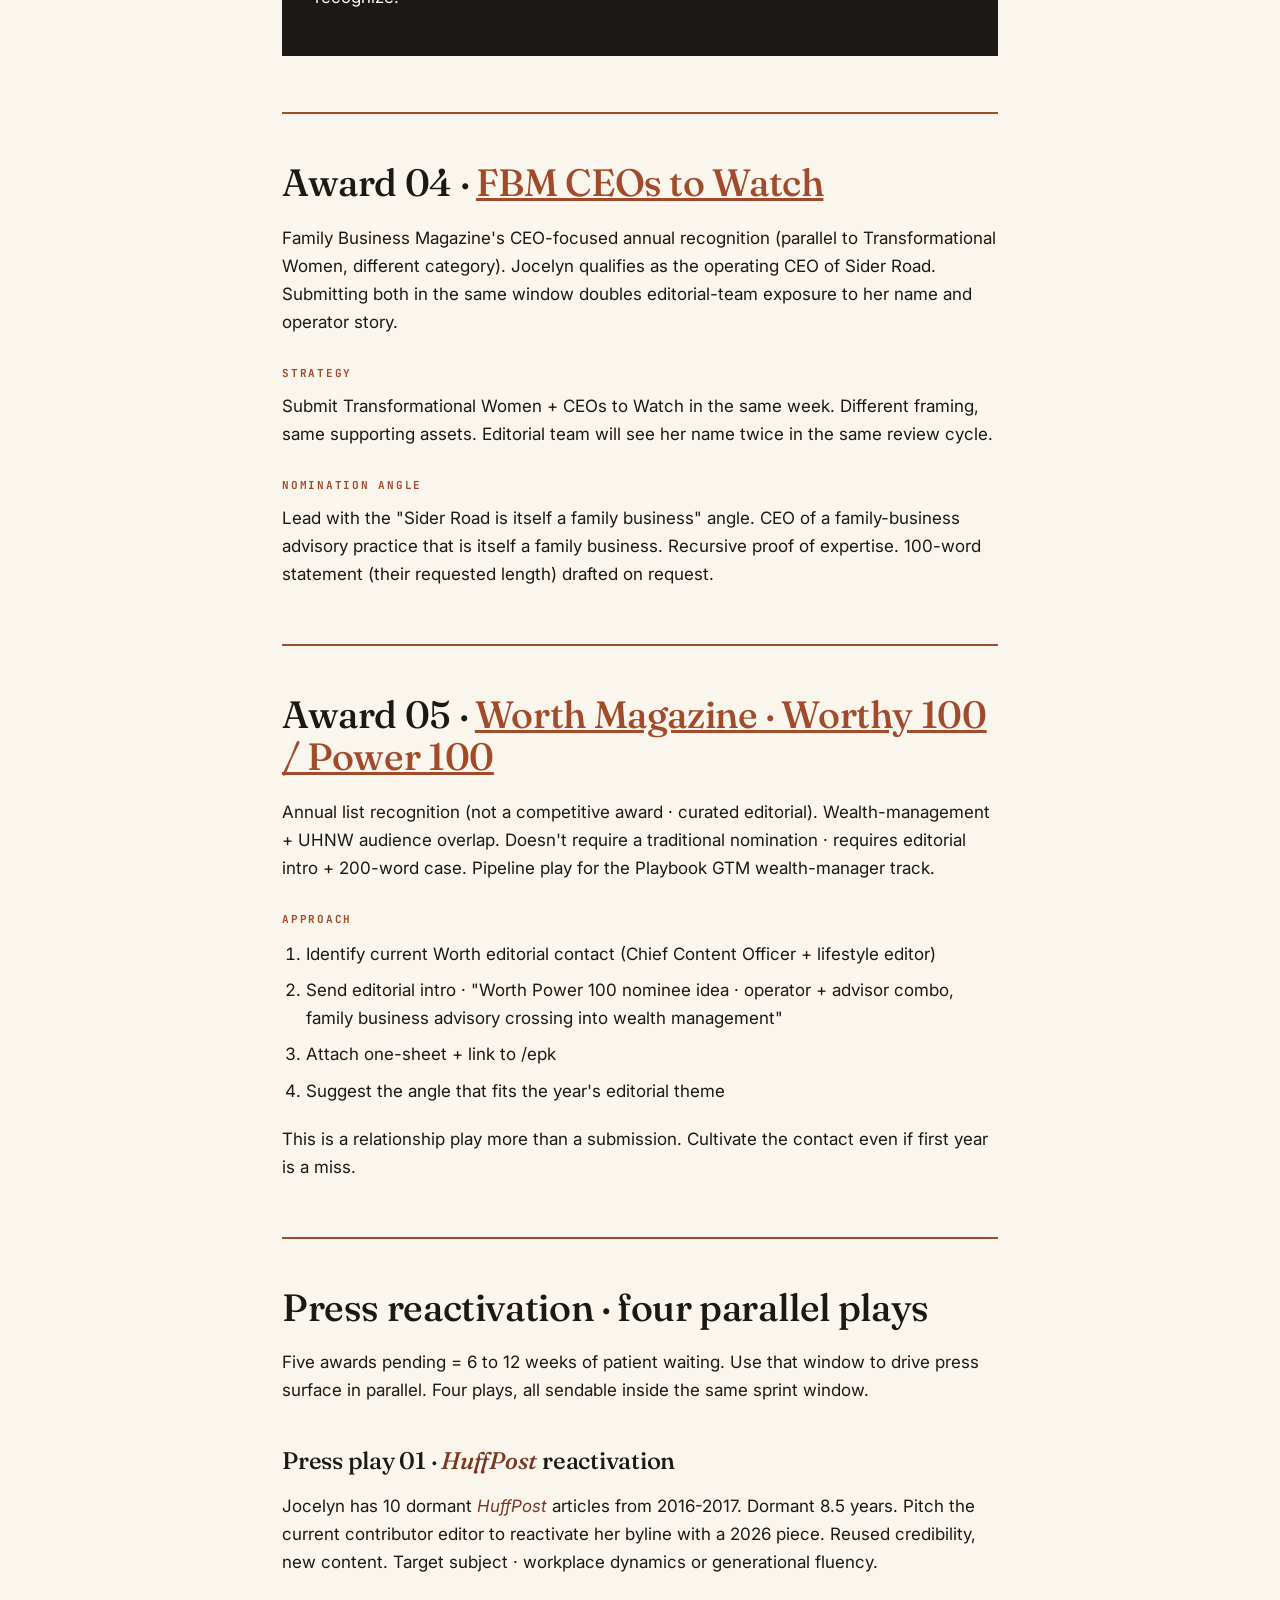
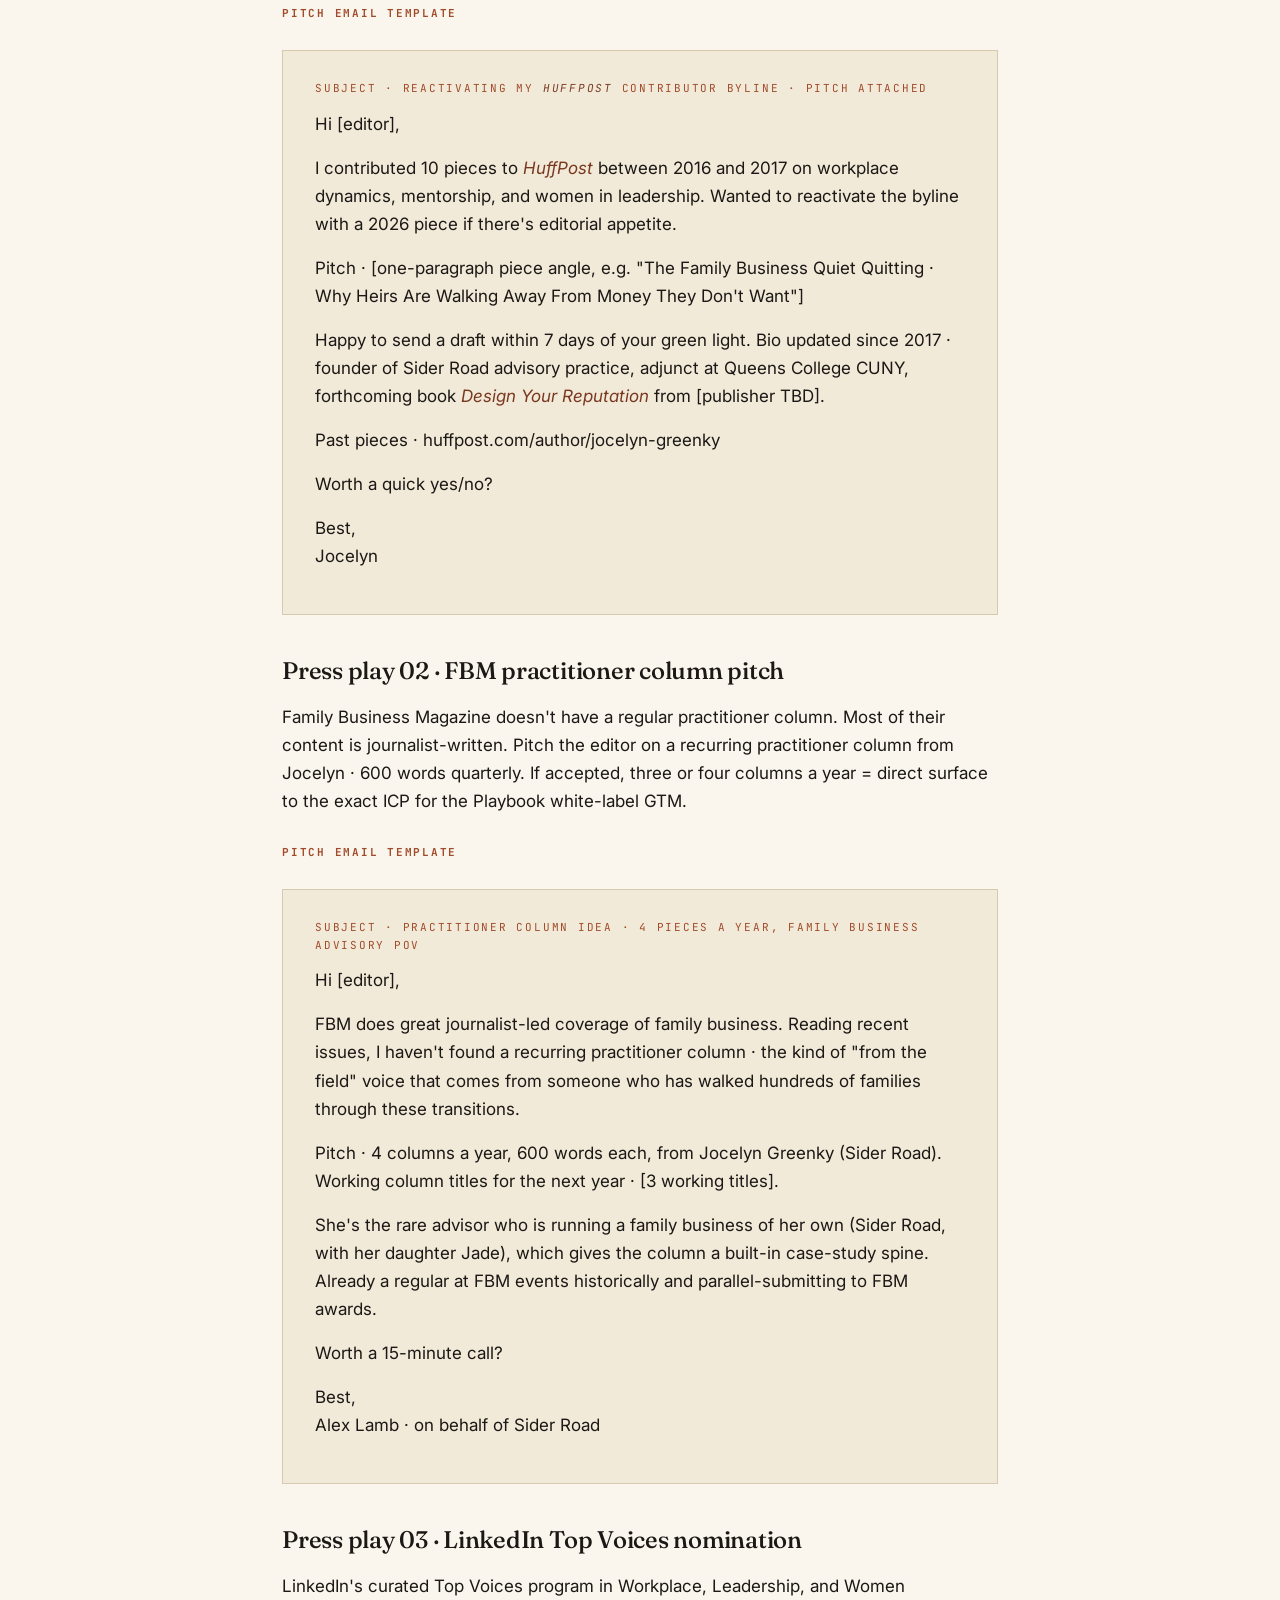
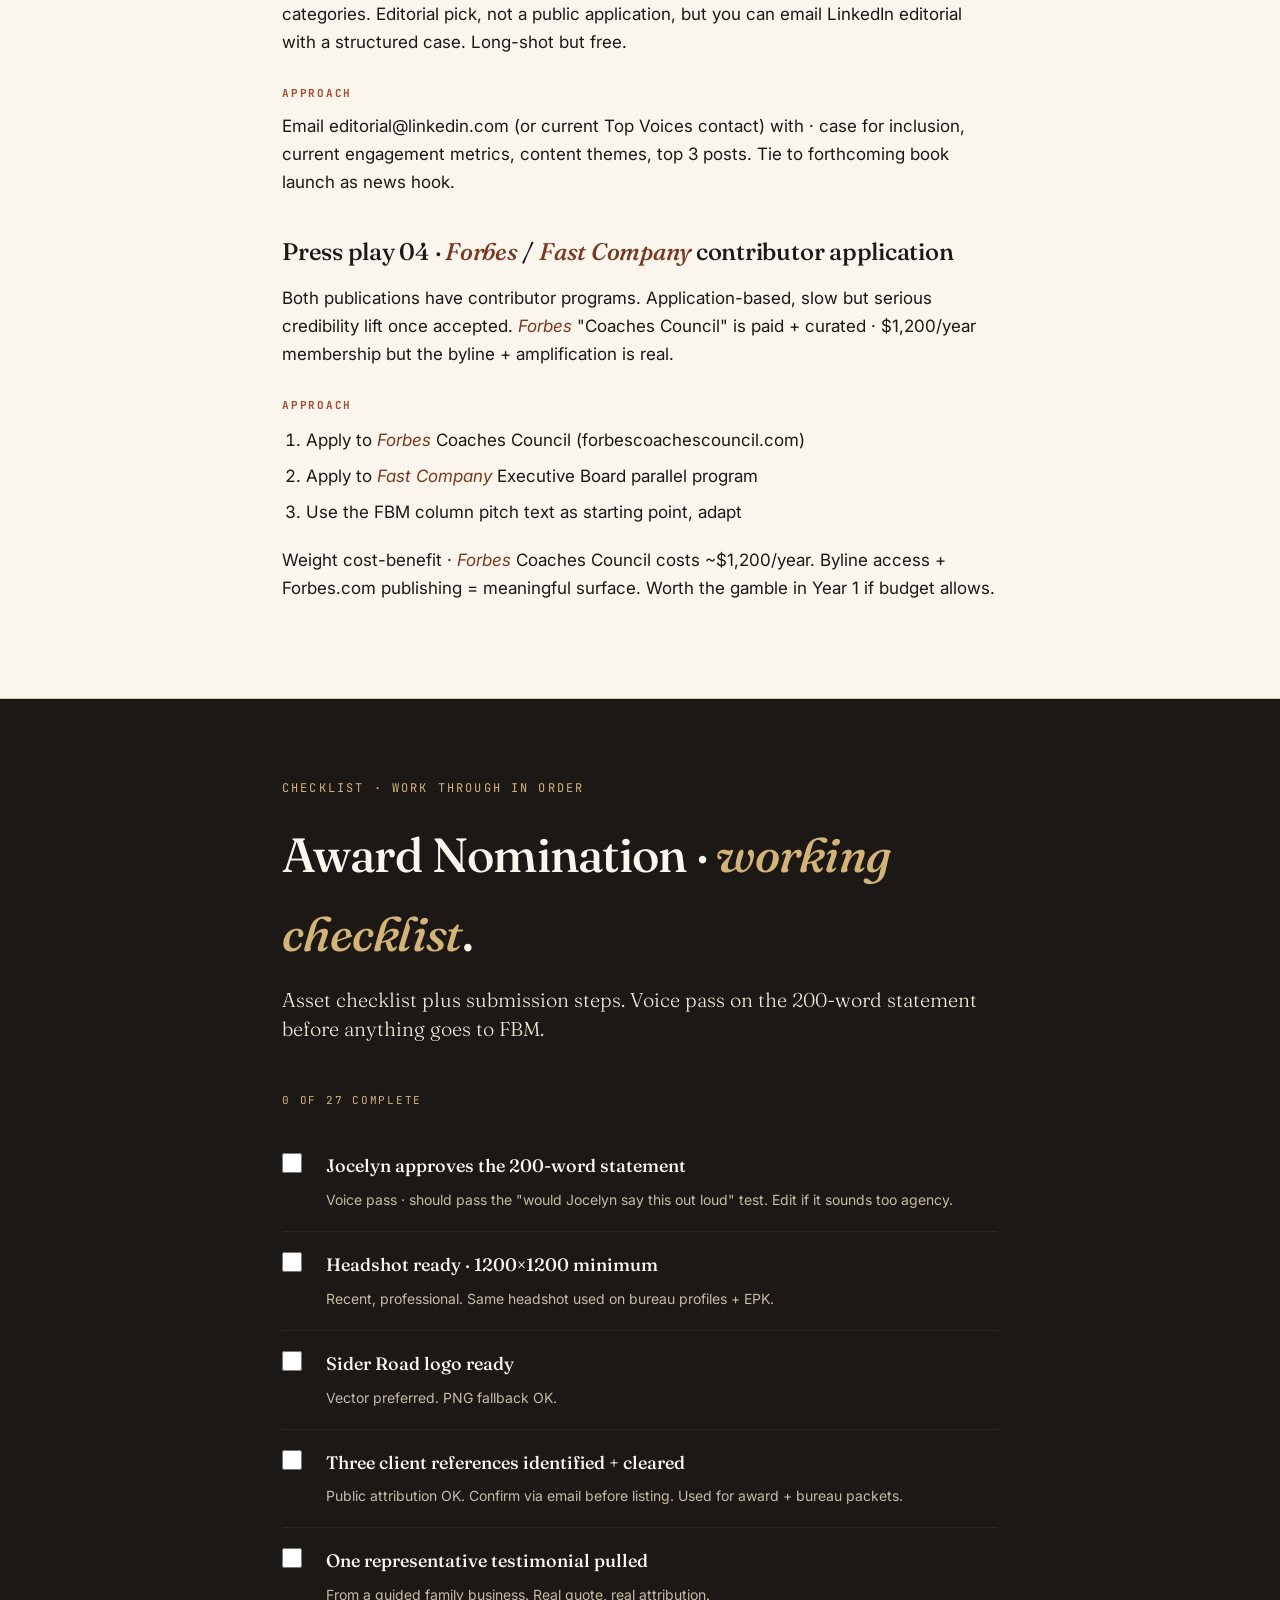
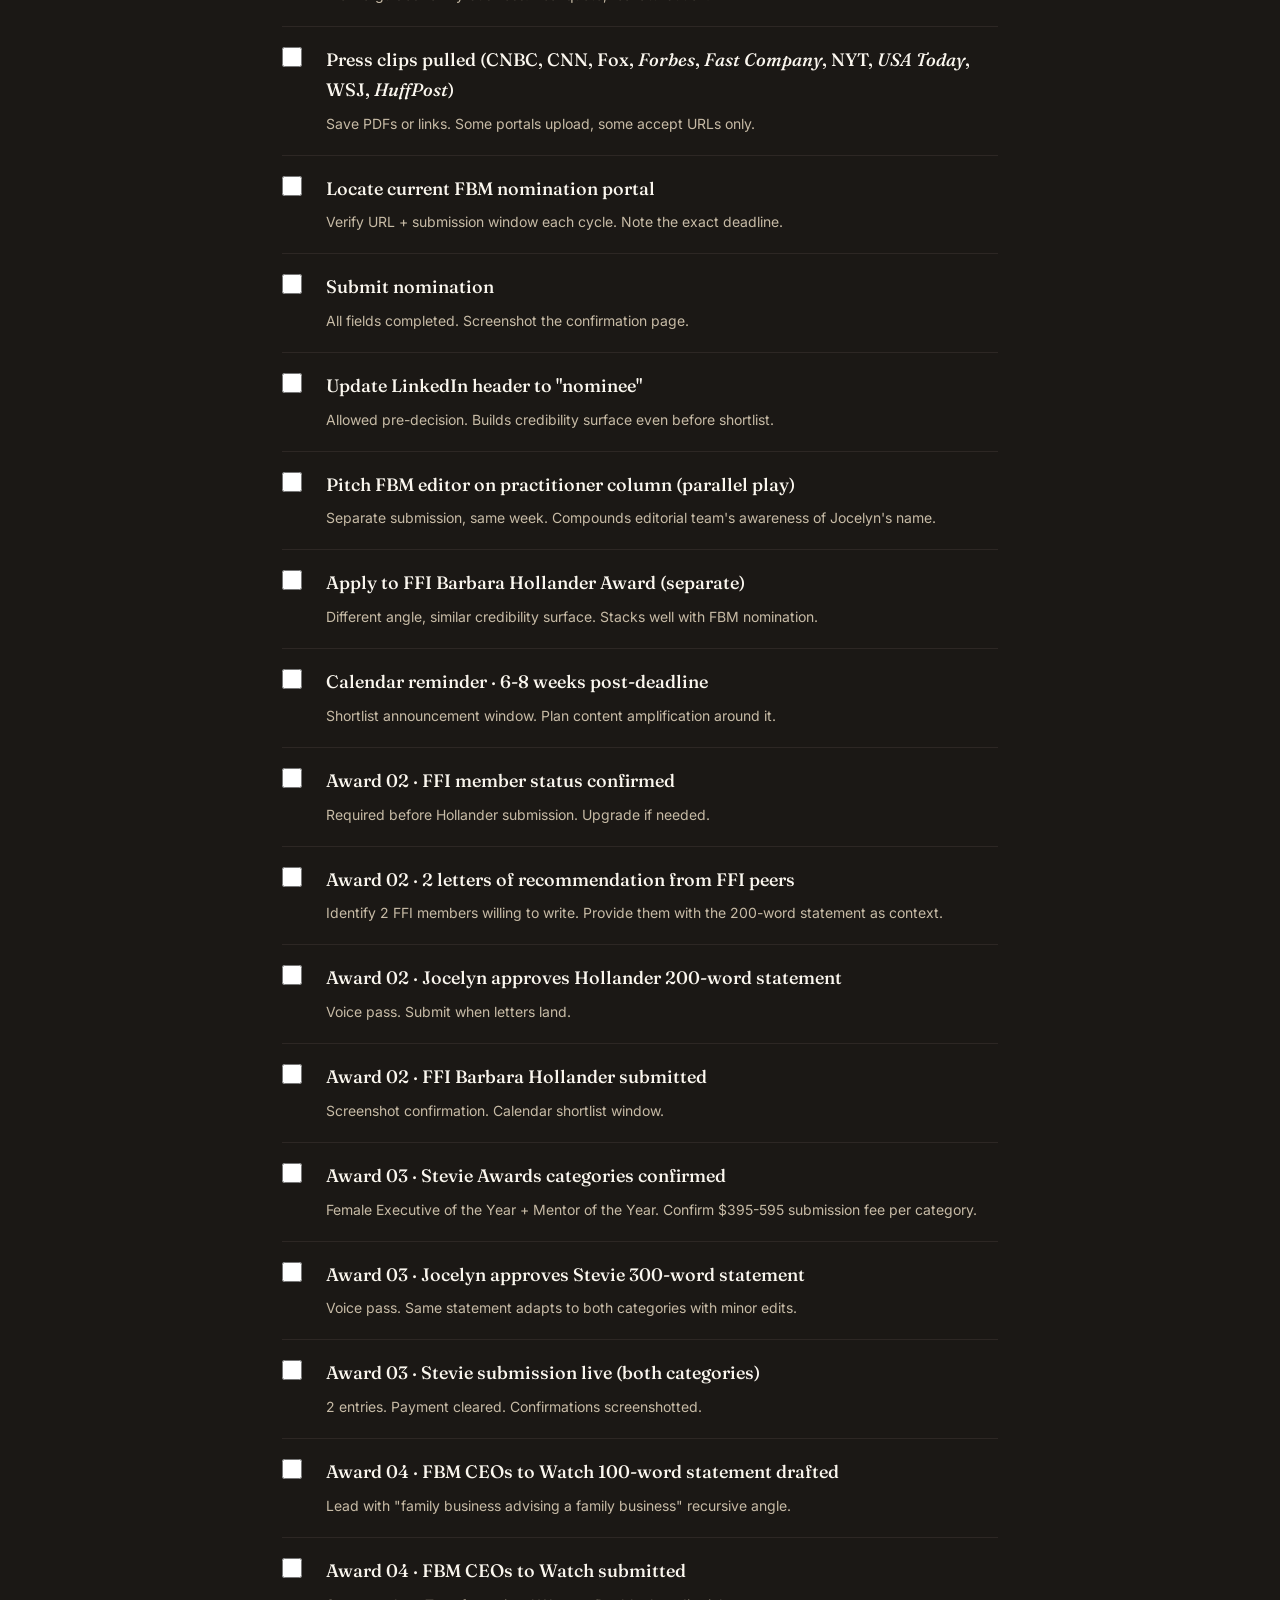
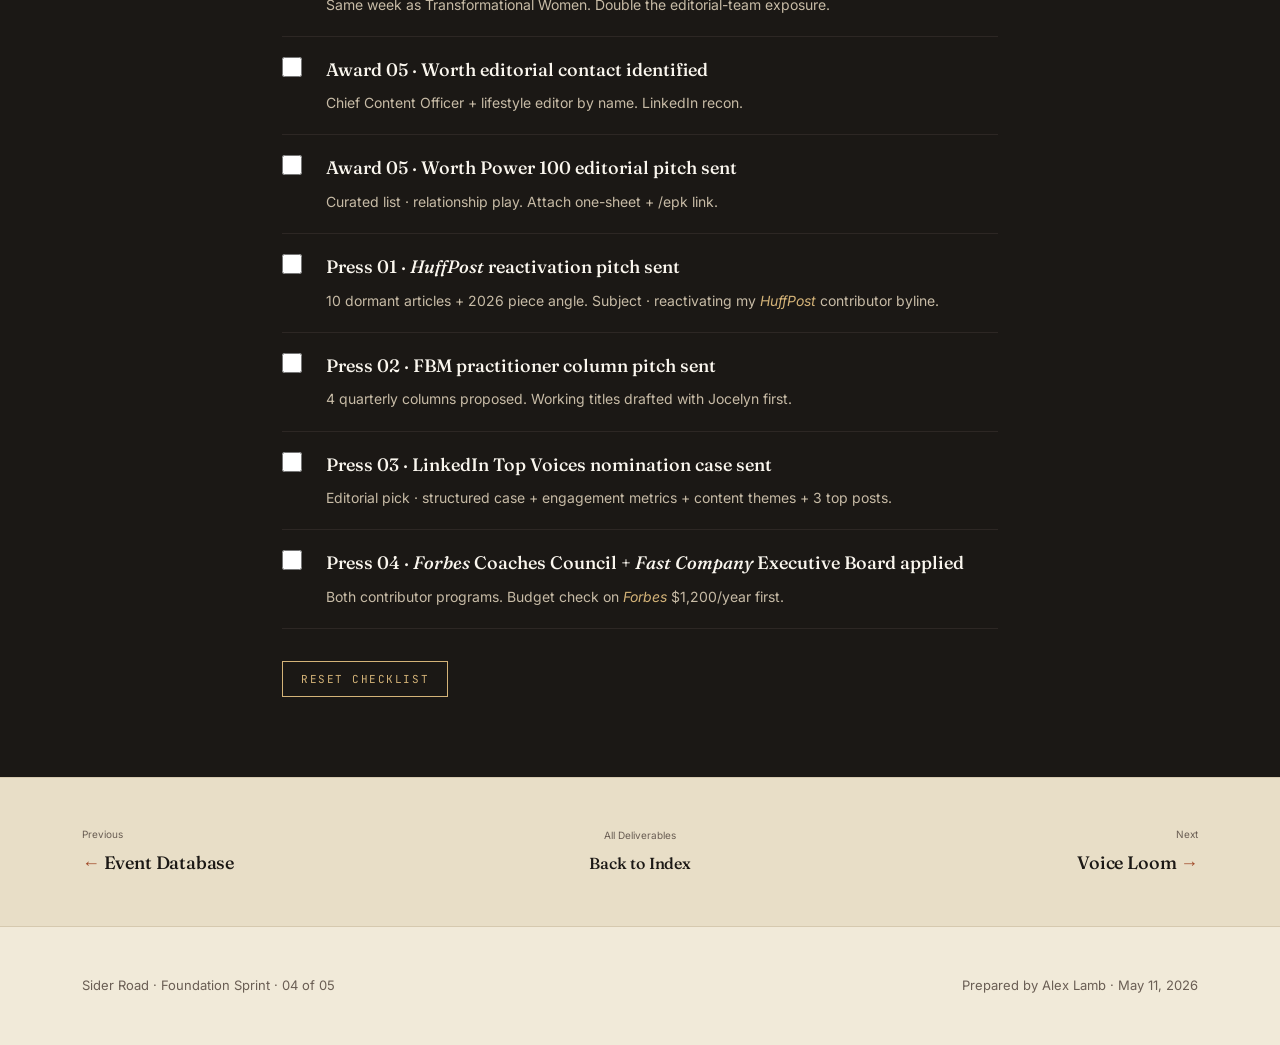
<file: 04_award_nomination.html>
<!DOCTYPE html>
<html lang="en">
<head>
<meta charset="UTF-8" />
<meta name="viewport" content="width=device-width, initial-scale=1.0" />
<title>04 · Award Nomination · Sider Road Sprint</title>
<link rel="preconnect" href="https://fonts.googleapis.com" />
<link rel="preconnect" href="https://fonts.gstatic.com" crossorigin />
<link href="https://fonts.googleapis.com/css2?family=Fraunces:opsz,wght,SOFT@9..144,300..900,30..100&family=Inter:wght@300;400;500;600;700&family=JetBrains+Mono:wght@400;500&display=swap" rel="stylesheet" />
<link rel="stylesheet" href="_shared.css" />
</head>
<body>

<header class="masthead">
  <div class="container masthead-inner">
    <a href="index.html" class="masthead-logo">Side<span>r</span> Road · Foundation Sprint</a>
    <div class="masthead-meta">04 of 05 · Award Nomination</div>
  </div>
</header>

<div class="progress-strip">
  <div class="container">
    <div><a href="03_event_database.html">← Event Database</a></div>
    <div>Deliverable 04 · Award Nomination</div>
    <div><a href="05_voice_loom.html">Next · Voice Loom →</a></div>
  </div>
</div>

<section class="hero">
  <div class="container">
    <div class="hero-eyebrow">Deliverable 04 · Awards + Press Plays · <span class="status drafted">5 awards · 4 press pitches</span></div>
    <h1>Five awards, four <em>press pitches</em>, one credibility stack.</h1>
    <p class="hero-lede">One award becomes a nomination header. Five awards become a credibility stack. Submit them in a single coordinated window and the editorial teams at Family Business Magazine, FFI, Stevie, and Worth all meet Jocelyn's name inside the same quarter. Plus four press reactivation plays that double the surface area while we wait for shortlists.</p>
    <div class="hero-meta">
      <div>Owner <strong>Alex · pending Jocelyn's sign-off</strong></div>
      <div>This sprint <strong>All 5 nominations drafted</strong></div>
      <div>Decision timeline <strong>6-12 weeks per program</strong></div>
    </div>
  </div>
</section>

<section class="content">
  <div class="container-narrow">
    <div class="prose">

      <h2>Why Jocelyn qualifies</h2>
      <p>The award recognizes women who have meaningfully shaped the family business field through advisory work, original frameworks, or operator experience. Jocelyn hits all three.</p>

      <h3>Practitioner credentials</h3>
      <ul>
        <li>40+ years guiding family-owned organizations through leadership transitions</li>
        <li>hundreds of documented family business transitions across industries</li>
        <li>Founder and operator of Sider Road LLC, a family-run advisory practice she runs with her daughter Jade Herz</li>
        <li>Adjunct Professor of Business Administration, Queens College CUNY (joined Fall 2025)</li>
      </ul>

      <h3>Original frameworks shipped to the field</h3>
      <ul>
        <li><em>The Family Business Playbook</em> · proprietary 9-document operating system for family business governance</li>
        <li>4 mastermind tracks live · Family Business · Build to Sell, or Build to Last / Authority Women / Men in Family Business / Scale CEO</li>
        <li>15+ original masterclasses · Charisma, Reputation RX, Generational Dynamics Bootcamp, Managing Through Chaos, and more</li>
      </ul>

      <h3>Press + thought leadership</h3>
      <ul>
        <li>Featured commentary in CNBC, Fox News, <em>Wall Street Journal</em>, <em>Fast Company</em></li>
        <li><em>HuffPost</em> contributor (10 articles)</li>
        <li>Author, <em>The Big Sister's Guide to the World of Work</em> (Simon &amp; Schuster, 2004) with Marcelle Langan DiFalco</li>
        <li><em>Design Your Reputation</em>, forthcoming 2026</li>
        <li>IRB-sanctioned research grant on psychological safety in family enterprises</li>
      </ul>

      <h3>Premier client engagements</h3>
      <p>Viacom, Kraft, General Foods, Hachette Filipacchi, HBO, Material Bank, <em>Wall Street Journal</em>, EY, NYU, Syracuse, Drexel, Villanova, Columbia.</p>

      <h3>Senior leadership operator history</h3>
      <ul>
        <li>COO, Colin Cowie Lifestyle</li>
        <li>CEO, Ortho Marketing (2019)</li>
        <li>Co-Founder, BriteBean Technology</li>
        <li>Digital Global Editorial Director, Hachette Filipacchi</li>
        <li>Branded TV + Syndicated Radio Producer, Wenner Media (Rolling Stone parent)</li>
        <li>Event Manager, Philip Morris</li>
      </ul>

      <h2>The 200-word nomination statement</h2>
      <div class="card deep">
        <p>Jocelyn Greenky has spent more than 40 years guiding family-owned organizations through the leadership transitions that determine whether a family business survives a generation. She has personally walked hundreds of owners and successors through governance, succession, and reputation decisions, and shipped that hard-won pattern recognition as a 9-document operating system, four mastermind tracks, and a 15-course masterclass library that any next-generation operator can pick up and use.</p>
        <p style="margin-top: 14px;">Jocelyn is also her own case study. Sider Road LLC, the advisory practice she founded, is itself a family business: she runs it alongside her daughter Jade Herz. Few advisors in the field can credibly say they are doing what they teach. Jocelyn can.</p>
        <p style="margin-top: 14px;">Her path into this work is unusually broad: COO at Colin Cowie Lifestyle and Ortho Marketing, Digital Global Editorial Director at Hachette Filipacchi, branded television and syndicated radio producer at Rolling Stone's parent company. She brings operator scar tissue, not theory. In 2025 she joined Queens College CUNY as an Adjunct Professor of Business Administration. She is, by every meaningful measure, transforming the family business advisory field.</p>
      </div>

      <h2>Parallel plays</h2>
      <p>Same week as the FBM nomination goes out, we run two adjacent plays for compounding credibility:</p>
      <ul>
        <li>Pitch FBM editor a practitioner column on family business succession trends (separate from the award)</li>
        <li>Apply to the FFI Barbara Hollander Award (different angle, similar credibility surface)</li>
        <li>Add "Transformational Women in Family Business nominee" to LinkedIn header once submitted (allowed pre-decision)</li>
      </ul>

      <h2>Submission instructions · FBM Transformational Women</h2>
      <ol>
        <li>Open <a href="https://www.familybusinessmagazine.com/awards" target="_blank" rel="noopener">Family Business Magazine awards page</a></li>
        <li>Locate the "Transformational Women in Family Business" nomination form (search current cycle on <a href="https://www.familybusinessmagazine.com/awards" target="_blank" rel="noopener">FBM awards page</a> · direct URL changes per cycle)</li>
        <li>Paste the 200-word statement into the "Why this nominee" field</li>
        <li>Upload headshot + supporting assets</li>
        <li>Confirm nominator details (Sider Road team email)</li>
        <li>Submit + screenshot confirmation</li>
        <li>Calendar reminder · editorial team typically announces shortlist 6 to 8 weeks after deadline. Plan content amplification around the announcement window.</li>
      </ol>

      <h2 style="border-top: 2px solid var(--sienna); padding-top: 48px;">Award 02 · <a href="https://www.ffi.org" target="_blank" rel="noopener">FFI Barbara Hollander Award</a></h2>
      <p>The Family Firm Institute's signature recognition. Honors an FFI member who has demonstrated outstanding commitment to learning and teaching in the family business field. Direct fit for Jocelyn given the new Queens College CUNY adjunct role + IRB-sanctioned research grant.</p>
      <h4>Why it fits</h4>
      <ul>
        <li>Academic + practitioner combo (teaching as well as advising)</li>
        <li>Queens College CUNY adjunct since Fall 2025</li>
        <li>IRB-sanctioned research grant on psychological safety in family enterprises</li>
        <li>15+ original masterclasses functioning as a curriculum</li>
        <li>9-document Family Business Playbook = teachable curriculum</li>
      </ul>
      <h4>Nomination statement (200 words)</h4>
      <div class="card deep">
        <p>Jocelyn Greenky has spent four decades teaching family business owners the lessons most advisors only theorize about. As founder of Sider Road, an advisory practice she runs alongside her daughter Jade Herz, she is one of the few practitioners in the field who lives the very model she teaches.</p>
        <p style="margin-top: 14px;">Her teaching commitment has only deepened. In Fall 2025 she joined Queens College CUNY as Adjunct Professor of Business Administration. She has shipped a 9-document Family Business Playbook used by hundreds of family firms and built a 15-course masterclass library covering charisma, reputation, generational fluency, and succession. She also holds an IRB-sanctioned research grant studying psychological safety in family enterprises.</p>
        <p style="margin-top: 14px;">Jocelyn's path to this work is unusually broad: COO at Colin Cowie Lifestyle, CEO at Ortho Marketing, Digital Global Editorial Director at Hachette Filipacchi, branded TV producer at Rolling Stone's parent. She brings operator scar tissue to every classroom, every workshop, every page she writes. Her dedication to teaching the next generation of family business advisors makes her exactly the kind of practitioner Barbara Hollander championed.</p>
      </div>
      <h4>Open items specific to Hollander</h4>
      <ul>
        <li>Confirm current FFI member status (or upgrade) before submitting</li>
        <li>Pull 2 letters of recommendation from FFI member peers</li>
        <li>Verify current submission window</li>
      </ul>

      <h2 style="border-top: 2px solid var(--sienna); padding-top: 48px;">Award 03 · <a href="https://stevieawards.com/women" target="_blank" rel="noopener">Stevie Awards · Women in Business</a></h2>
      <p>One of the most recognized women-in-business award programs in the US. Multiple categories Jocelyn fits · Founder of the Year, Female Executive of the Year (Business Services), Female Entrepreneur of the Year, Mentor of the Year. Pay-to-submit ($395-595 per entry), so we choose 2 categories strategically rather than blanketing.</p>
      <h4>Recommended categories</h4>
      <ol>
        <li><strong>Female Executive of the Year · Business Services · Small (10 or fewer employees)</strong> · matches Sider Road size + her operator history</li>
        <li><strong>Mentor or Coach of the Year</strong> · matches the mastermind + masterclass body of work</li>
      </ol>
      <h4>Nomination statement (300 words · their requested length)</h4>
      <div class="card deep">
        <p>Jocelyn Greenky is the founder of Sider Road, a family-run advisory practice she operates alongside her daughter Jade Herz. Over four decades she has guided hundreds of family-owned organizations through the leadership transitions that decide whether a business survives a generation. Sider Road itself is the embodiment of that work: a family business run by a mother and daughter, advising other family businesses on the same challenges they themselves navigate every day.</p>
        <p style="margin-top: 14px;">Her career trajectory is the rare combination of operator and advisor. As COO at Colin Cowie Lifestyle she led a celebrity event and lifestyle brand through high-stakes scaling decisions. As CEO at Ortho Marketing she revived a marketing agency through repositioning and team restructure. As Digital Global Editorial Director at Hachette Filipacchi she shipped editorial product across an international publishing portfolio. As branded television producer at the parent of Rolling Stone she delivered media at scale.</p>
        <p style="margin-top: 14px;">Today she translates that operator depth into a coaching practice that reaches family business owners at their most consequential moments. Her 4 mastermind tracks (Family Leadership, Authority Women, Men in Family Business, Scale CEO), 15 masterclasses, and 9-document Family Business Playbook function as a complete curriculum. In Fall 2025 she joined Queens College CUNY as Adjunct Professor. She is the co-author of <em>The Big Sister's Guide to the World of Work</em> (Simon &amp; Schuster) and is finishing <em>Design Your Reputation</em> for 2026 publication.</p>
        <p style="margin-top: 14px;">Jocelyn does not theorize about leadership for women in business. She lives it, teaches it, and writes it. She is the kind of executive the Stevie Awards exist to recognize.</p>
      </div>

      <h2 style="border-top: 2px solid var(--sienna); padding-top: 48px;">Award 04 · <a href="https://www.familybusinessmagazine.com/awards" target="_blank" rel="noopener">FBM CEOs to Watch</a></h2>
      <p>Family Business Magazine's CEO-focused annual recognition (parallel to Transformational Women, different category). Jocelyn qualifies as the operating CEO of Sider Road. Submitting both in the same window doubles editorial-team exposure to her name and operator story.</p>
      <h4>Strategy</h4>
      <p>Submit Transformational Women + CEOs to Watch in the same week. Different framing, same supporting assets. Editorial team will see her name twice in the same review cycle.</p>
      <h4>Nomination angle</h4>
      <p>Lead with the "Sider Road is itself a family business" angle. CEO of a family-business advisory practice that is itself a family business. Recursive proof of expertise. 100-word statement (their requested length) drafted on request.</p>

      <h2 style="border-top: 2px solid var(--sienna); padding-top: 48px;">Award 05 · <a href="https://www.worth.com" target="_blank" rel="noopener">Worth Magazine · Worthy 100 / Power 100</a></h2>
      <p>Annual list recognition (not a competitive award · curated editorial). Wealth-management + UHNW audience overlap. Doesn't require a traditional nomination · requires editorial intro + 200-word case. Pipeline play for the Playbook GTM wealth-manager track.</p>
      <h4>Approach</h4>
      <ol>
        <li>Identify current Worth editorial contact (Chief Content Officer + lifestyle editor)</li>
        <li>Send editorial intro · "Worth Power 100 nominee idea · operator + advisor combo, family business advisory crossing into wealth management"</li>
        <li>Attach one-sheet + link to /epk</li>
        <li>Suggest the angle that fits the year's editorial theme</li>
      </ol>
      <p>This is a relationship play more than a submission. Cultivate the contact even if first year is a miss.</p>

      <h2 style="border-top: 2px solid var(--sienna); padding-top: 48px;">Press reactivation · four parallel plays</h2>
      <p>Five awards pending = 6 to 12 weeks of patient waiting. Use that window to drive press surface in parallel. Four plays, all sendable inside the same sprint window.</p>

      <h3>Press play 01 · <em>HuffPost</em> reactivation</h3>
      <p>Jocelyn has 10 dormant <em>HuffPost</em> articles from 2016-2017. Dormant 8.5 years. Pitch the current contributor editor to reactivate her byline with a 2026 piece. Reused credibility, new content. Target subject · workplace dynamics or generational fluency.</p>
      <h4>Pitch email template</h4>
      <div class="card">
        <div class="card-label">Subject · Reactivating my <em>HuffPost</em> contributor byline · pitch attached</div>
        <p>Hi [editor],</p>
        <p style="margin-top: 8px;">I contributed 10 pieces to <em>HuffPost</em> between 2016 and 2017 on workplace dynamics, mentorship, and women in leadership. Wanted to reactivate the byline with a 2026 piece if there's editorial appetite.</p>
        <p style="margin-top: 8px;">Pitch · [one-paragraph piece angle, e.g. "The Family Business Quiet Quitting · Why Heirs Are Walking Away From Money They Don't Want"]</p>
        <p style="margin-top: 8px;">Happy to send a draft within 7 days of your green light. Bio updated since 2017 · founder of Sider Road advisory practice, adjunct at Queens College CUNY, forthcoming book <em>Design Your Reputation</em> from [publisher TBD].</p>
        <p style="margin-top: 8px;">Past pieces · huffpost.com/author/jocelyn-greenky</p>
        <p style="margin-top: 8px;">Worth a quick yes/no?</p>
        <p style="margin-top: 8px;">Best,<br />Jocelyn</p>
      </div>

      <h3>Press play 02 · FBM practitioner column pitch</h3>
      <p>Family Business Magazine doesn't have a regular practitioner column. Most of their content is journalist-written. Pitch the editor on a recurring practitioner column from Jocelyn · 600 words quarterly. If accepted, three or four columns a year = direct surface to the exact ICP for the Playbook white-label GTM.</p>
      <h4>Pitch email template</h4>
      <div class="card">
        <div class="card-label">Subject · Practitioner column idea · 4 pieces a year, family business advisory POV</div>
        <p>Hi [editor],</p>
        <p style="margin-top: 8px;">FBM does great journalist-led coverage of family business. Reading recent issues, I haven't found a recurring practitioner column · the kind of "from the field" voice that comes from someone who has walked hundreds of families through these transitions.</p>
        <p style="margin-top: 8px;">Pitch · 4 columns a year, 600 words each, from Jocelyn Greenky (Sider Road). Working column titles for the next year · [3 working titles].</p>
        <p style="margin-top: 8px;">She's the rare advisor who is running a family business of her own (Sider Road, with her daughter Jade), which gives the column a built-in case-study spine. Already a regular at FBM events historically and parallel-submitting to FBM awards.</p>
        <p style="margin-top: 8px;">Worth a 15-minute call?</p>
        <p style="margin-top: 8px;">Best,<br />Alex Lamb · on behalf of Sider Road</p>
      </div>

      <h3>Press play 03 · LinkedIn Top Voices nomination</h3>
      <p>LinkedIn's curated Top Voices program in Workplace, Leadership, and Women categories. Editorial pick, not a public application, but you can email LinkedIn editorial with a structured case. Long-shot but free.</p>
      <h4>Approach</h4>
      <p>Email editorial@linkedin.com (or current Top Voices contact) with · case for inclusion, current engagement metrics, content themes, top 3 posts. Tie to forthcoming book launch as news hook.</p>

      <h3>Press play 04 · <em>Forbes</em> / <em>Fast Company</em> contributor application</h3>
      <p>Both publications have contributor programs. Application-based, slow but serious credibility lift once accepted. <em>Forbes</em> "Coaches Council" is paid + curated · $1,200/year membership but the byline + amplification is real.</p>
      <h4>Approach</h4>
      <ol>
        <li>Apply to <em>Forbes</em> Coaches Council (forbescoachescouncil.com)</li>
        <li>Apply to <em>Fast Company</em> Executive Board parallel program</li>
        <li>Use the FBM column pitch text as starting point, adapt</li>
      </ol>
      <p>Weight cost-benefit · <em>Forbes</em> Coaches Council costs ~$1,200/year. Byline access + Forbes.com publishing = meaningful surface. Worth the gamble in Year 1 if budget allows.</p>

    </div>
  </div>
</section>

<!-- CHECKLIST -->
<section class="checklist">
  <div class="container-narrow">
    <div class="checklist-eyebrow">Checklist · work through in order</div>
    <h2>Award Nomination · <em>working checklist</em>.</h2>
    <p class="checklist-lede">Asset checklist plus submission steps. Voice pass on the 200-word statement before anything goes to FBM.</p>

    <div class="check-progress" id="check-progress-award">0 of 0 complete</div>

    <ul class="checks" id="checklist-award">

      <li data-id="approve-statement">
        <input type="checkbox" />
        <div>
          <span class="check-title">Jocelyn approves the 200-word statement</span>
          <span class="check-detail">Voice pass · should pass the "would Jocelyn say this out loud" test. Edit if it sounds too agency.</span>
        </div>
      </li>

      <li data-id="headshot-award">
        <input type="checkbox" />
        <div>
          <span class="check-title">Headshot ready · 1200×1200 minimum</span>
          <span class="check-detail">Recent, professional. Same headshot used on bureau profiles + EPK.</span>
        </div>
      </li>

      <li data-id="logo-award">
        <input type="checkbox" />
        <div>
          <span class="check-title">Sider Road logo ready</span>
          <span class="check-detail">Vector preferred. PNG fallback OK.</span>
        </div>
      </li>

      <li data-id="references">
        <input type="checkbox" />
        <div>
          <span class="check-title">Three client references identified + cleared</span>
          <span class="check-detail">Public attribution OK. Confirm via email before listing. Used for award + bureau packets.</span>
        </div>
      </li>

      <li data-id="testimonial">
        <input type="checkbox" />
        <div>
          <span class="check-title">One representative testimonial pulled</span>
          <span class="check-detail">From a guided family business. Real quote, real attribution.</span>
        </div>
      </li>

      <li data-id="press-clips">
        <input type="checkbox" />
        <div>
          <span class="check-title">Press clips pulled (CNBC, CNN, Fox, <em>Forbes</em>, <em>Fast Company</em>, NYT, <em>USA Today</em>, WSJ, <em>HuffPost</em>)</span>
          <span class="check-detail">Save PDFs or links. Some portals upload, some accept URLs only.</span>
        </div>
      </li>

      <li data-id="nomination-portal">
        <input type="checkbox" />
        <div>
          <span class="check-title">Locate current FBM nomination portal</span>
          <span class="check-detail">Verify URL + submission window each cycle. Note the exact deadline.</span>
        </div>
      </li>

      <li data-id="submit">
        <input type="checkbox" />
        <div>
          <span class="check-title">Submit nomination</span>
          <span class="check-detail">All fields completed. Screenshot the confirmation page.</span>
        </div>
      </li>

      <li data-id="linkedin-update">
        <input type="checkbox" />
        <div>
          <span class="check-title">Update LinkedIn header to "nominee"</span>
          <span class="check-detail">Allowed pre-decision. Builds credibility surface even before shortlist.</span>
        </div>
      </li>

      <li data-id="fbm-column-pitch">
        <input type="checkbox" />
        <div>
          <span class="check-title">Pitch FBM editor on practitioner column (parallel play)</span>
          <span class="check-detail">Separate submission, same week. Compounds editorial team's awareness of Jocelyn's name.</span>
        </div>
      </li>

      <li data-id="hollander-apply">
        <input type="checkbox" />
        <div>
          <span class="check-title">Apply to FFI Barbara Hollander Award (separate)</span>
          <span class="check-detail">Different angle, similar credibility surface. Stacks well with FBM nomination.</span>
        </div>
      </li>

      <li data-id="calendar-shortlist">
        <input type="checkbox" />
        <div>
          <span class="check-title">Calendar reminder · 6-8 weeks post-deadline</span>
          <span class="check-detail">Shortlist announcement window. Plan content amplification around it.</span>
        </div>
      </li>

      <li data-id="hollander-member">
        <input type="checkbox" />
        <div>
          <span class="check-title">Award 02 · FFI member status confirmed</span>
          <span class="check-detail">Required before Hollander submission. Upgrade if needed.</span>
        </div>
      </li>

      <li data-id="hollander-letters">
        <input type="checkbox" />
        <div>
          <span class="check-title">Award 02 · 2 letters of recommendation from FFI peers</span>
          <span class="check-detail">Identify 2 FFI members willing to write. Provide them with the 200-word statement as context.</span>
        </div>
      </li>

      <li data-id="hollander-approve">
        <input type="checkbox" />
        <div>
          <span class="check-title">Award 02 · Jocelyn approves Hollander 200-word statement</span>
          <span class="check-detail">Voice pass. Submit when letters land.</span>
        </div>
      </li>

      <li data-id="hollander-submit">
        <input type="checkbox" />
        <div>
          <span class="check-title">Award 02 · FFI Barbara Hollander submitted</span>
          <span class="check-detail">Screenshot confirmation. Calendar shortlist window.</span>
        </div>
      </li>

      <li data-id="stevie-categories">
        <input type="checkbox" />
        <div>
          <span class="check-title">Award 03 · Stevie Awards categories confirmed</span>
          <span class="check-detail">Female Executive of the Year + Mentor of the Year. Confirm $395-595 submission fee per category.</span>
        </div>
      </li>

      <li data-id="stevie-approve">
        <input type="checkbox" />
        <div>
          <span class="check-title">Award 03 · Jocelyn approves Stevie 300-word statement</span>
          <span class="check-detail">Voice pass. Same statement adapts to both categories with minor edits.</span>
        </div>
      </li>

      <li data-id="stevie-submit">
        <input type="checkbox" />
        <div>
          <span class="check-title">Award 03 · Stevie submission live (both categories)</span>
          <span class="check-detail">2 entries. Payment cleared. Confirmations screenshotted.</span>
        </div>
      </li>

      <li data-id="fbm-ceos-draft">
        <input type="checkbox" />
        <div>
          <span class="check-title">Award 04 · FBM CEOs to Watch 100-word statement drafted</span>
          <span class="check-detail">Lead with "family business advising a family business" recursive angle.</span>
        </div>
      </li>

      <li data-id="fbm-ceos-submit">
        <input type="checkbox" />
        <div>
          <span class="check-title">Award 04 · FBM CEOs to Watch submitted</span>
          <span class="check-detail">Same week as Transformational Women. Double the editorial-team exposure.</span>
        </div>
      </li>

      <li data-id="worth-contact">
        <input type="checkbox" />
        <div>
          <span class="check-title">Award 05 · Worth editorial contact identified</span>
          <span class="check-detail">Chief Content Officer + lifestyle editor by name. LinkedIn recon.</span>
        </div>
      </li>

      <li data-id="worth-pitch">
        <input type="checkbox" />
        <div>
          <span class="check-title">Award 05 · Worth Power 100 editorial pitch sent</span>
          <span class="check-detail">Curated list · relationship play. Attach one-sheet + /epk link.</span>
        </div>
      </li>

      <li data-id="press-huffpost">
        <input type="checkbox" />
        <div>
          <span class="check-title">Press 01 · <em>HuffPost</em> reactivation pitch sent</span>
          <span class="check-detail">10 dormant articles + 2026 piece angle. Subject · reactivating my <em>HuffPost</em> contributor byline.</span>
        </div>
      </li>

      <li data-id="press-fbm-column">
        <input type="checkbox" />
        <div>
          <span class="check-title">Press 02 · FBM practitioner column pitch sent</span>
          <span class="check-detail">4 quarterly columns proposed. Working titles drafted with Jocelyn first.</span>
        </div>
      </li>

      <li data-id="press-linkedin">
        <input type="checkbox" />
        <div>
          <span class="check-title">Press 03 · LinkedIn Top Voices nomination case sent</span>
          <span class="check-detail">Editorial pick · structured case + engagement metrics + content themes + 3 top posts.</span>
        </div>
      </li>

      <li data-id="press-forbes">
        <input type="checkbox" />
        <div>
          <span class="check-title">Press 04 · <em>Forbes</em> Coaches Council + <em>Fast Company</em> Executive Board applied</span>
          <span class="check-detail">Both contributor programs. Budget check on <em>Forbes</em> $1,200/year first.</span>
        </div>
      </li>

    </ul>

    <button class="check-clear" id="check-clear-award">Reset checklist</button>
  </div>
</section>

<nav class="pagenav">
  <div class="container">
    <div class="nav-prev">
      <span class="nav-label">Previous</span>
      <a href="03_event_database.html" class="nav-title">Event Database</a>
    </div>
    <div class="nav-index">
      <span class="nav-label">All Deliverables</span>
      <a href="index.html">Back to Index</a>
    </div>
    <div class="nav-next">
      <span class="nav-label">Next</span>
      <a href="05_voice_loom.html" class="nav-title">Voice Loom</a>
    </div>
  </div>
</nav>

<footer class="foot">
  <div class="container">
    <div>Sider Road · Foundation Sprint · 04 of 05</div>
    <div>Prepared by Alex Lamb · May 11, 2026</div>
  </div>
</footer>

<script src="_shared.js"></script>
<script>document.addEventListener('DOMContentLoaded', function () { initChecklist('award'); });</script>

</body>
</html>
</file>
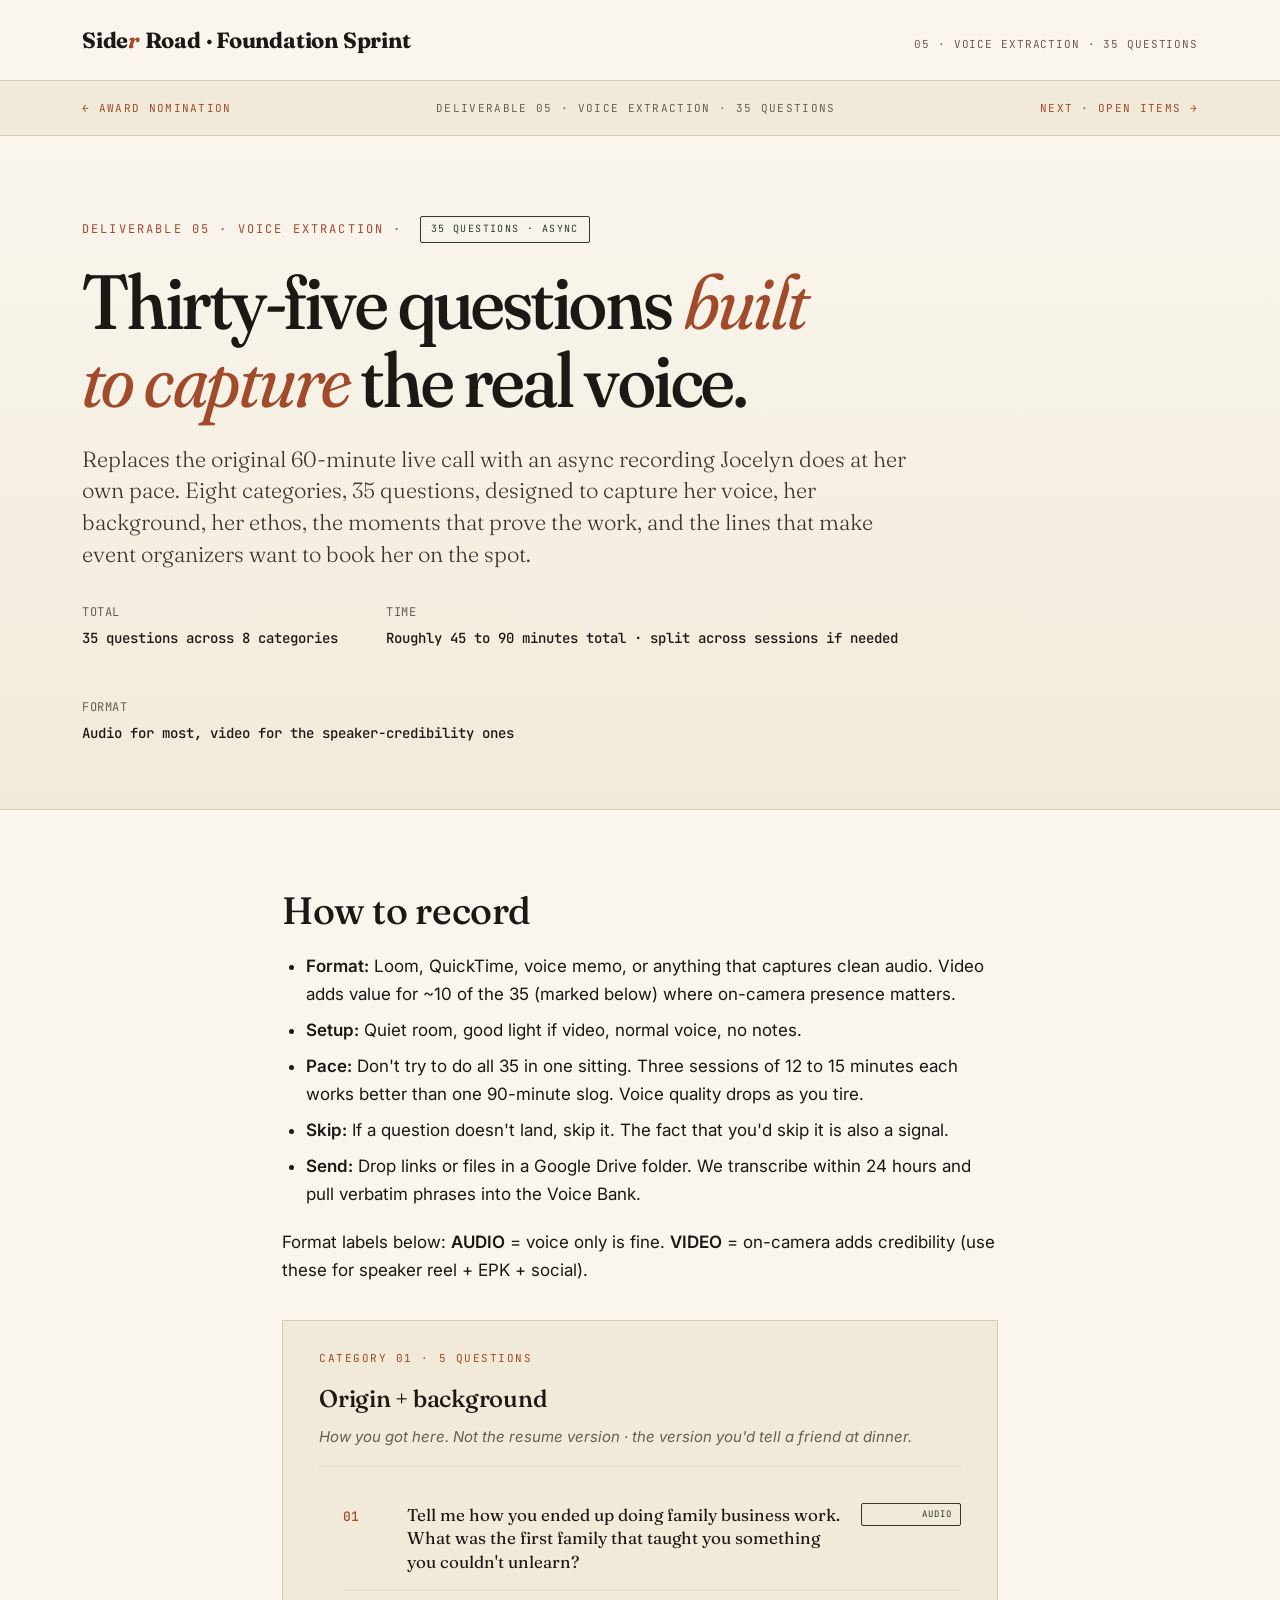
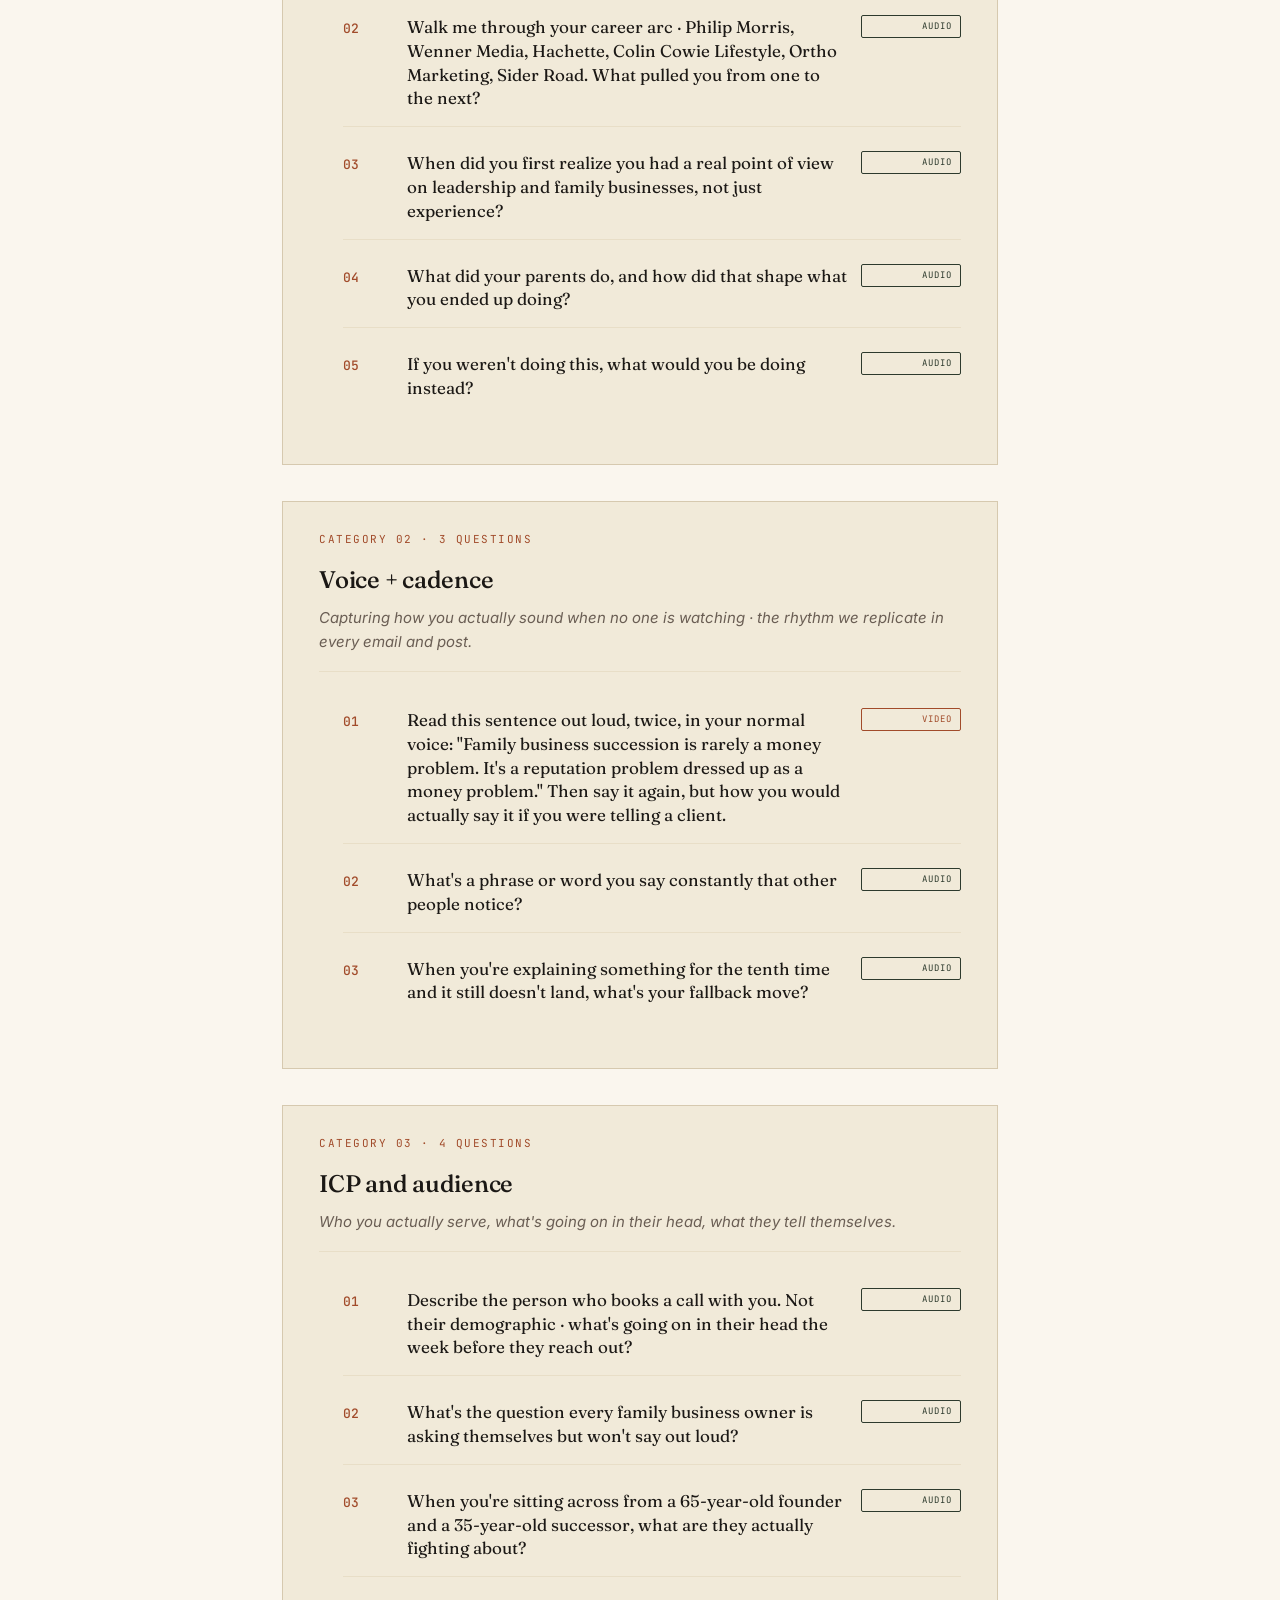
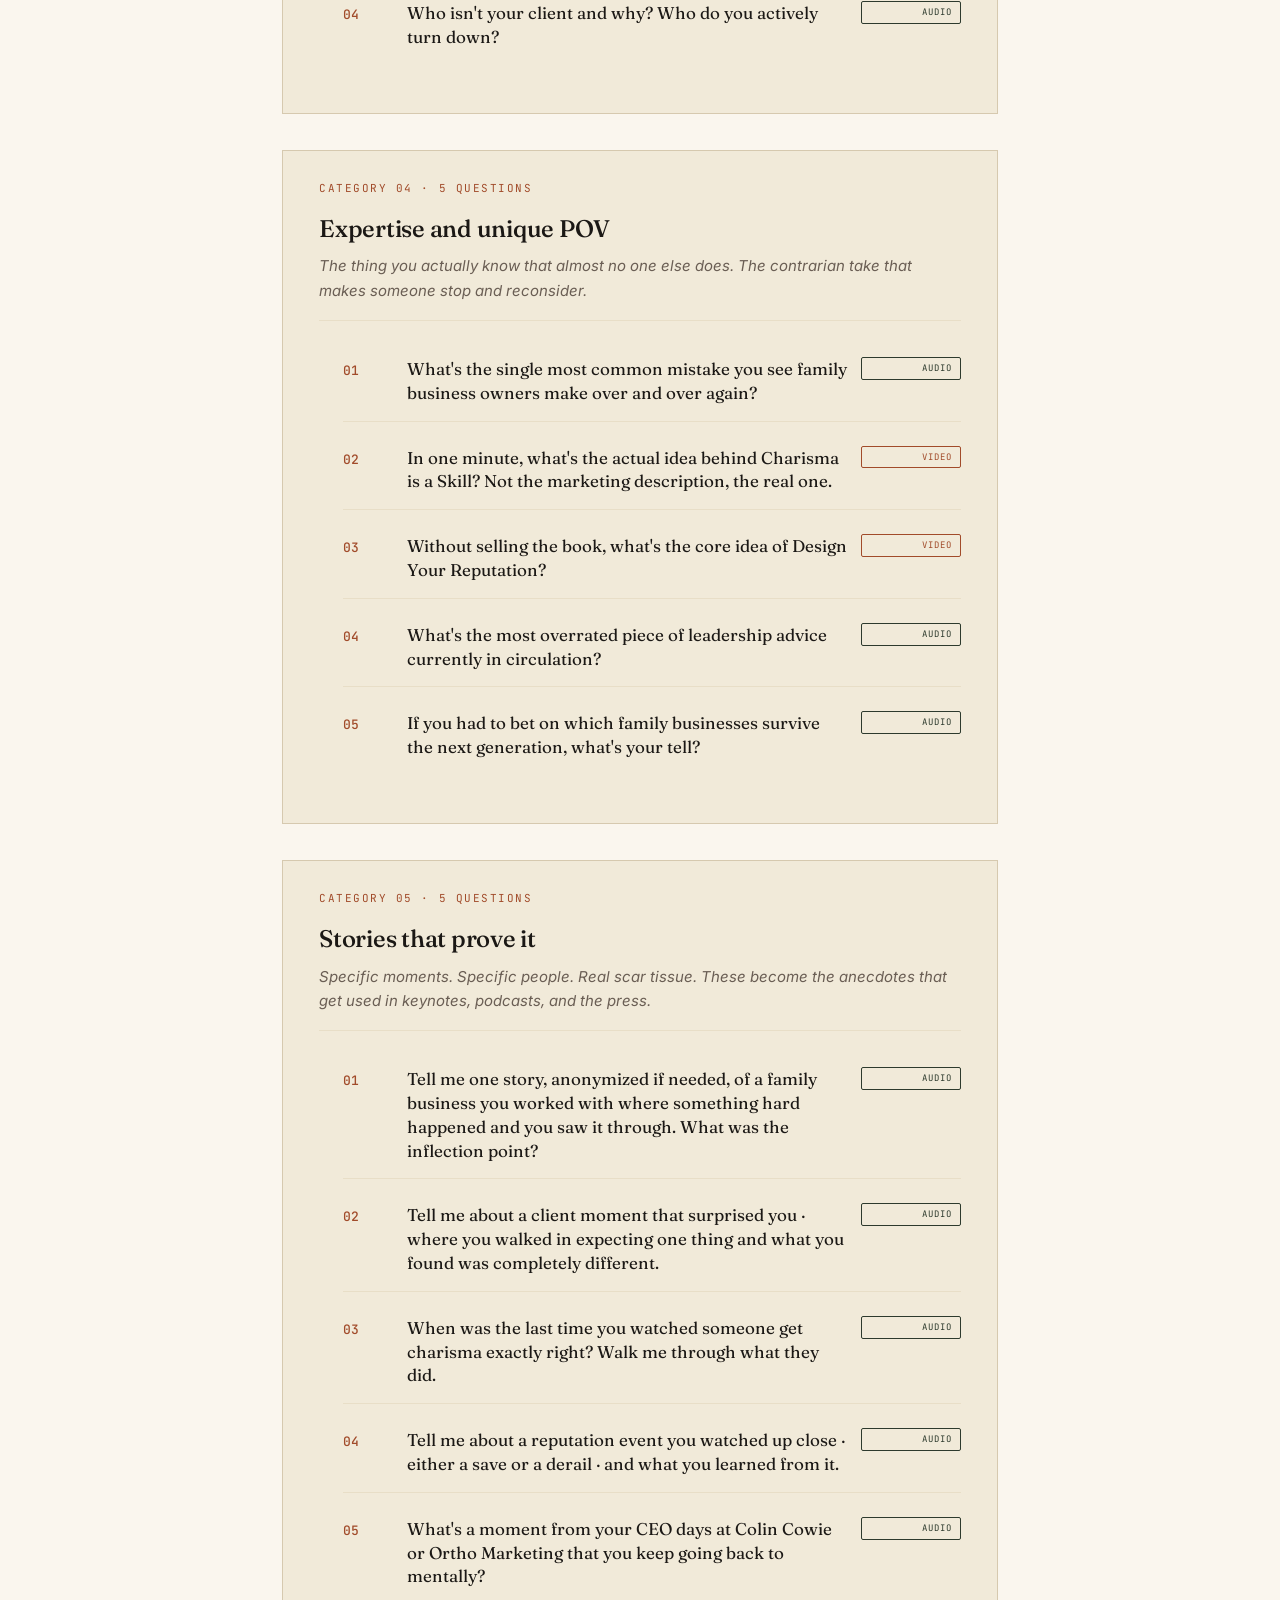
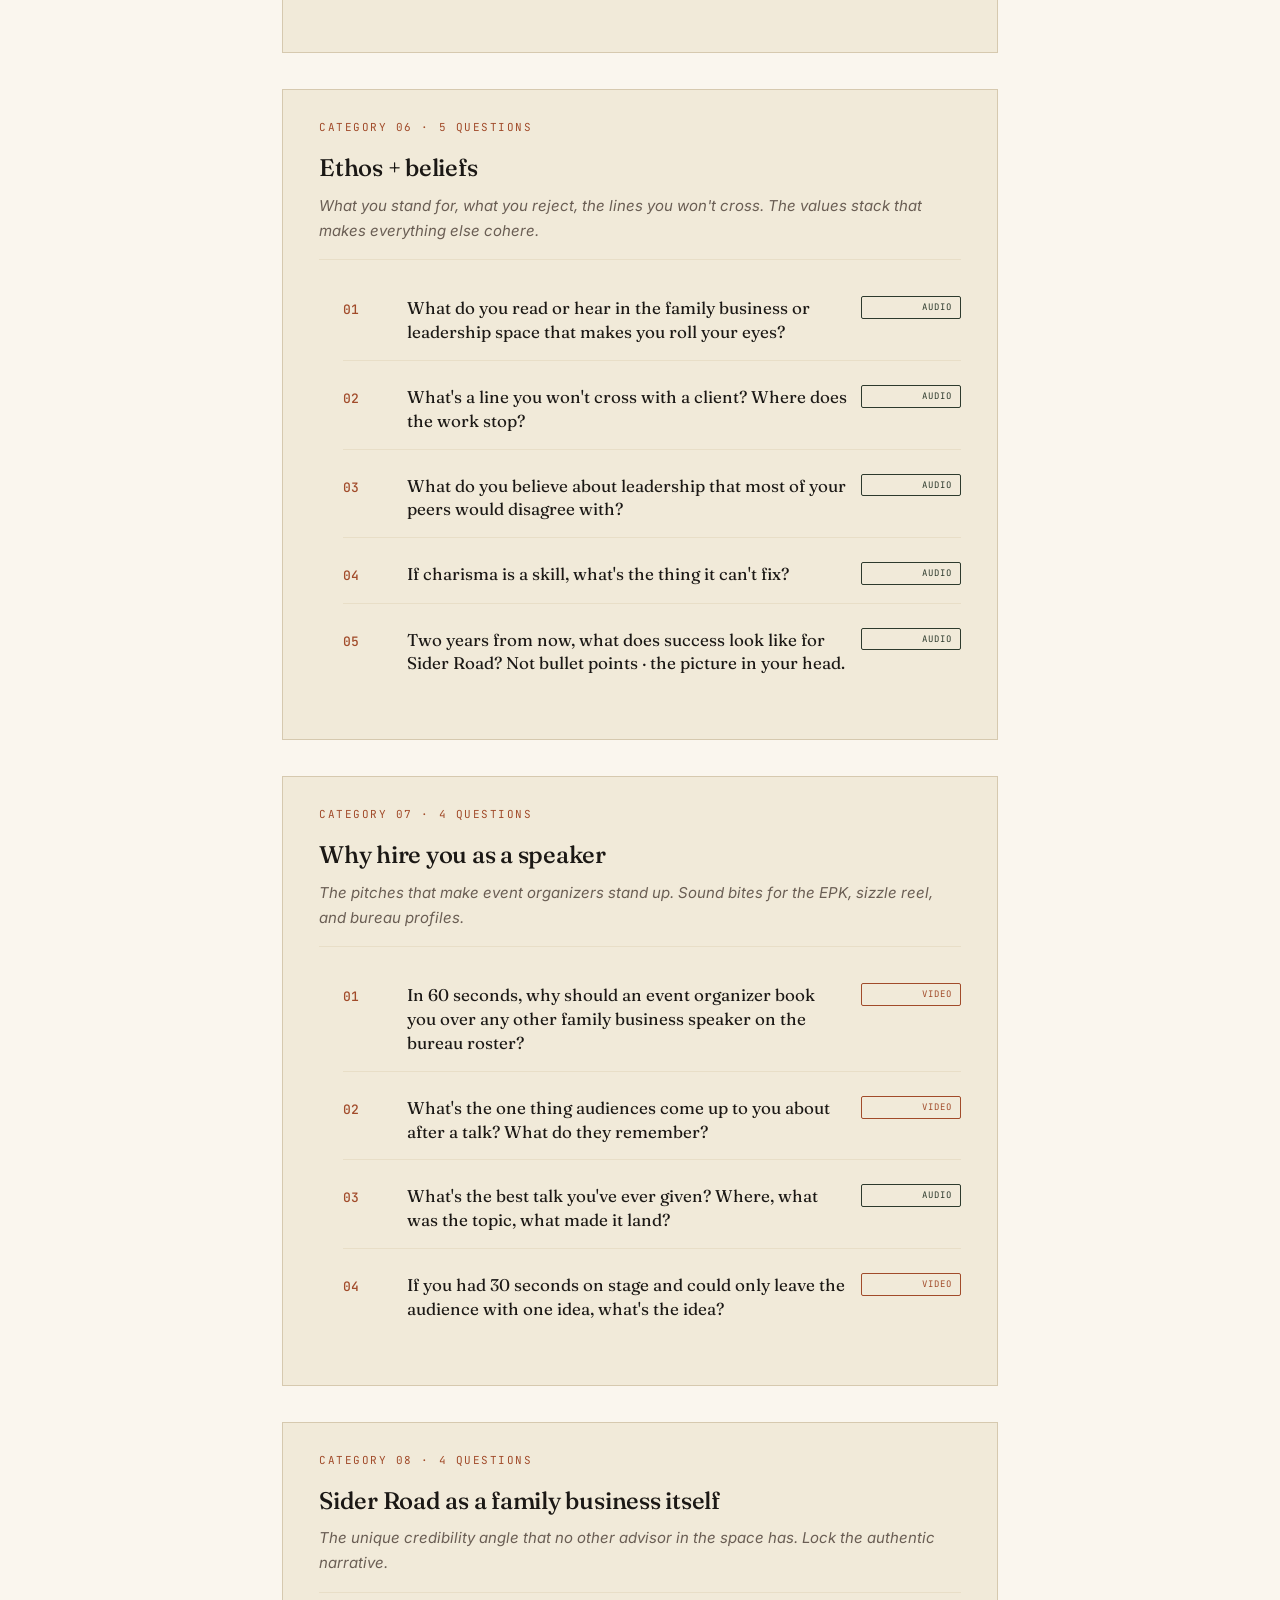
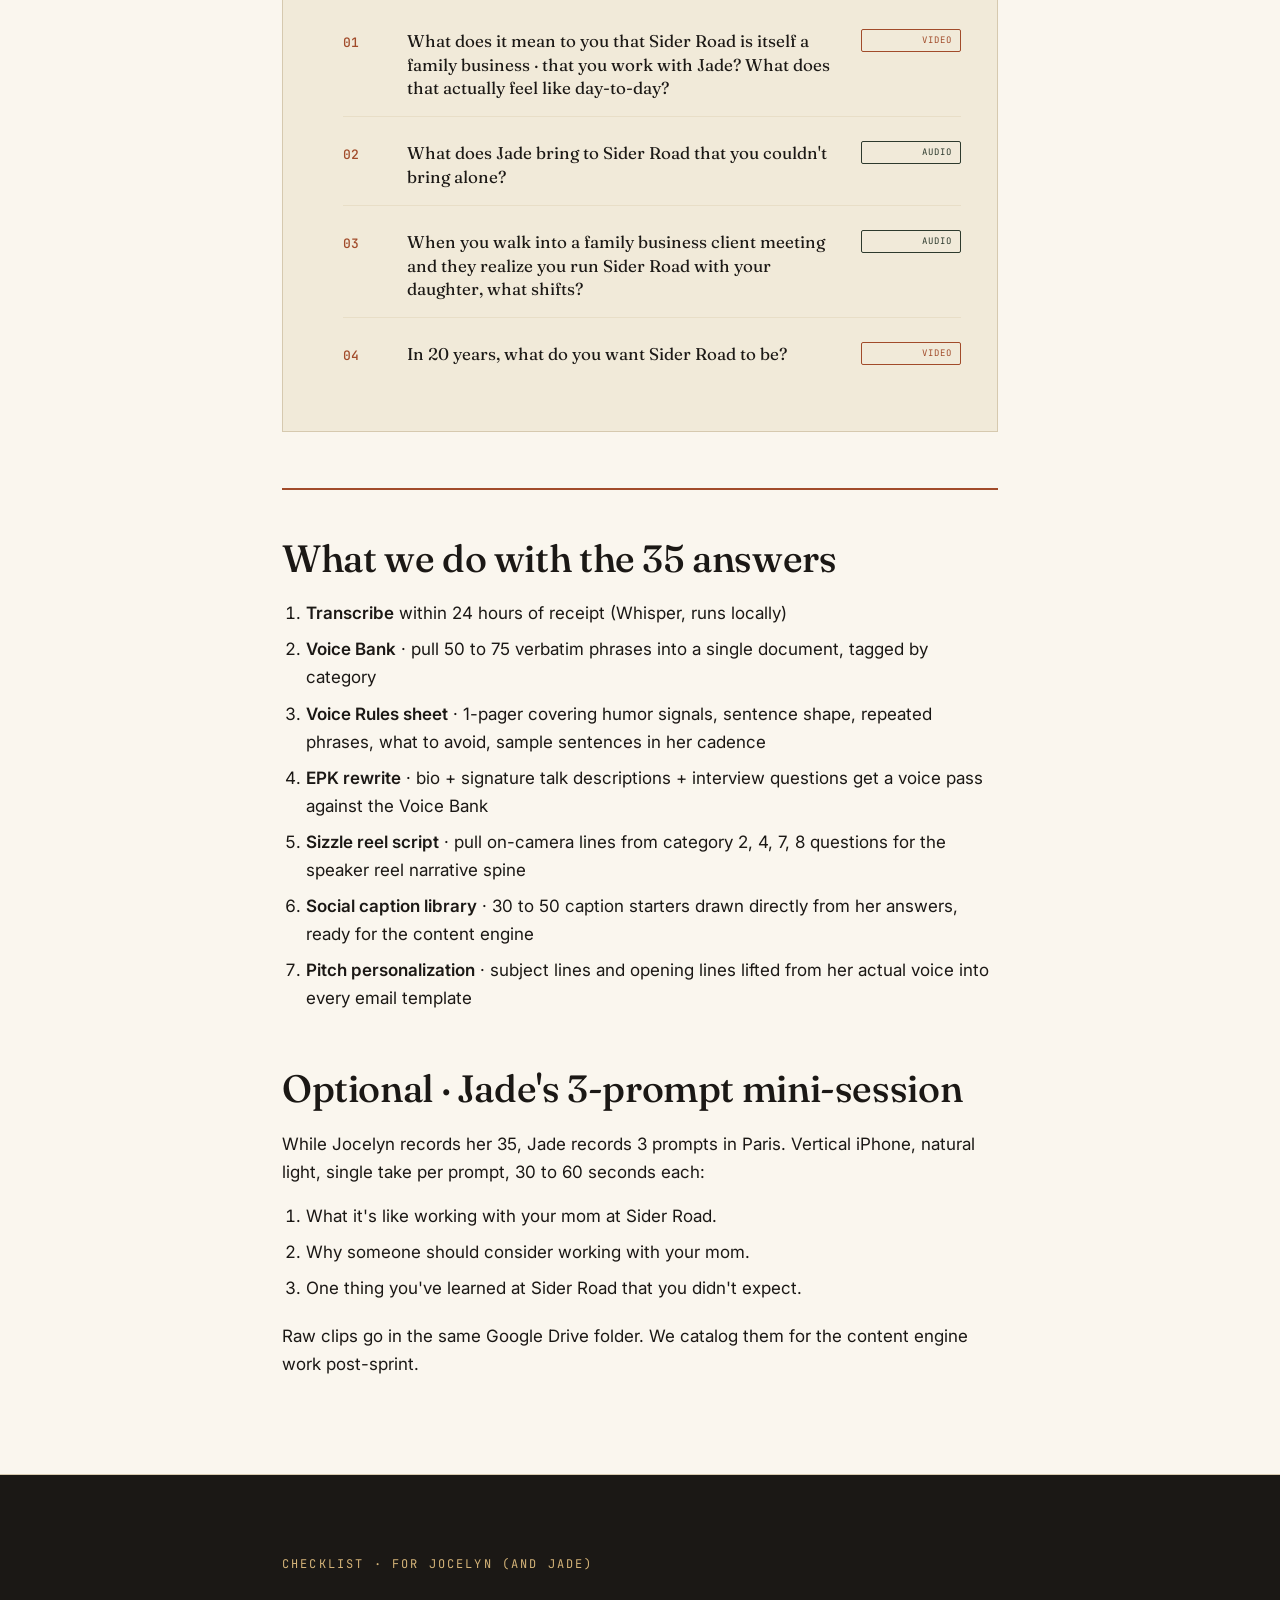
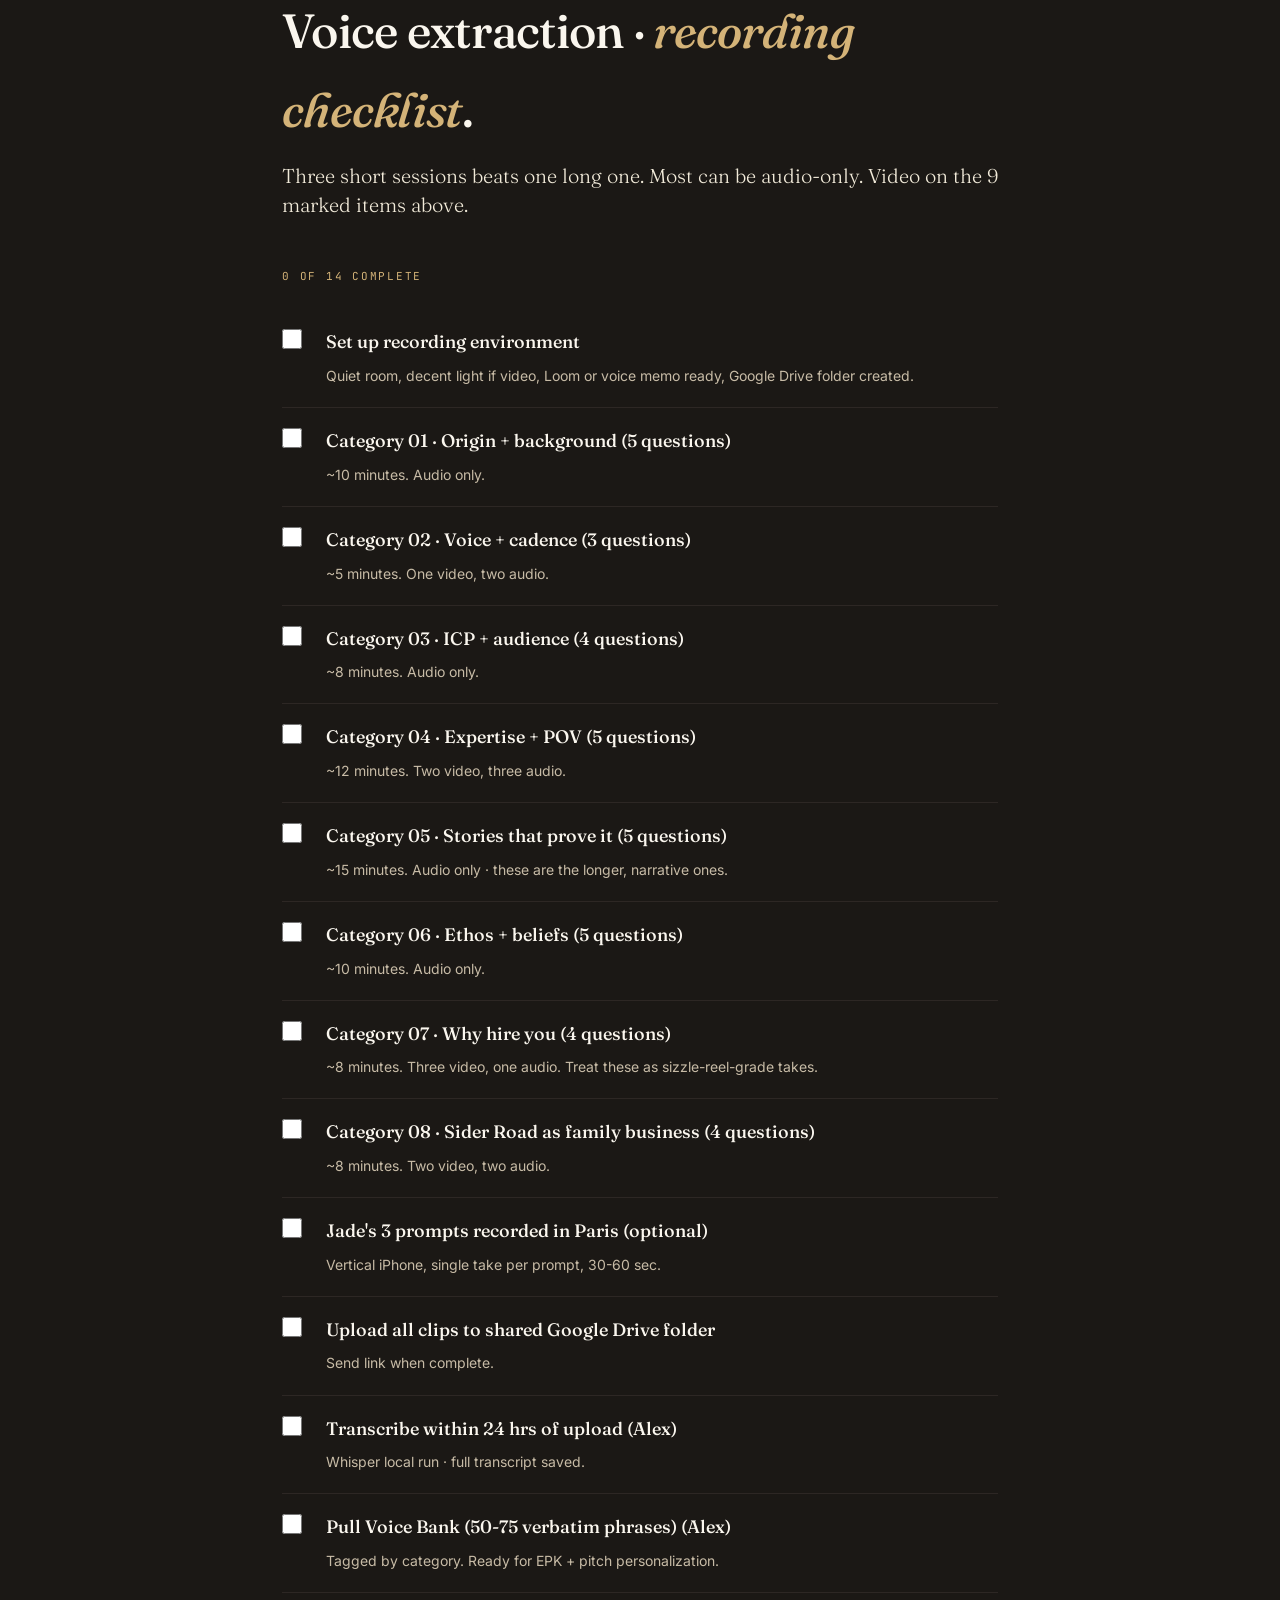
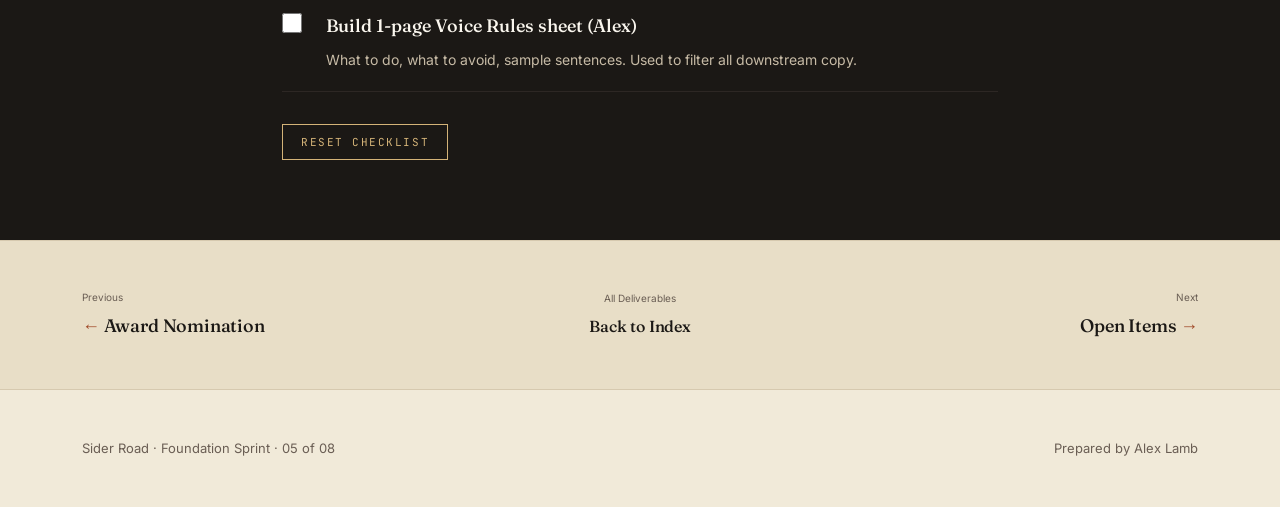
<file: 05_voice_loom.html>
<!DOCTYPE html>
<html lang="en">
<head>
<meta charset="UTF-8" />
<meta name="viewport" content="width=device-width, initial-scale=1.0" />
<title>05 · Voice Extraction · 35 Questions · Sider Road Sprint</title>
<link rel="preconnect" href="https://fonts.googleapis.com" />
<link rel="preconnect" href="https://fonts.gstatic.com" crossorigin />
<link href="https://fonts.googleapis.com/css2?family=Fraunces:opsz,wght,SOFT@9..144,300..900,30..100&family=Inter:wght@300;400;500;600;700&family=JetBrains+Mono:wght@400;500&display=swap" rel="stylesheet" />
<link rel="stylesheet" href="_shared.css" />
<style>
  .q-category {
    background: var(--paper-shade);
    border: 1px solid var(--rule);
    padding: 28px 36px;
    margin: 36px 0;
  }
  .q-category h3 {
    font-family: 'Fraunces', serif;
    font-weight: 500;
    font-size: 24px;
    margin: 0 0 6px;
  }
  .q-category .cat-label {
    font-family: 'JetBrains Mono', monospace;
    font-size: 11px;
    letter-spacing: 0.14em;
    text-transform: uppercase;
    color: var(--sienna);
    margin-bottom: 12px;
  }
  .q-category .cat-purpose {
    color: var(--ink-mute);
    font-style: italic;
    font-size: 15px;
    margin-bottom: 20px;
    padding-bottom: 16px;
    border-bottom: 1px solid var(--rule-soft);
  }
  .q-list { list-style: none; margin: 0; padding: 0; counter-reset: question; }
  .q-list li {
    counter-increment: question;
    display: grid;
    grid-template-columns: 50px 1fr 100px;
    gap: 14px;
    padding: 16px 0;
    border-bottom: 1px solid var(--rule-soft);
    align-items: baseline;
  }
  .q-list li:last-child { border-bottom: none; }
  .q-list li::before {
    content: counter(question, decimal-leading-zero);
    font-family: 'JetBrains Mono', monospace;
    font-size: 13px;
    color: var(--sienna);
    font-weight: 500;
  }
  .q-text { font-family: 'Fraunces', serif; font-size: 17px; line-height: 1.4; }
  .q-format {
    font-family: 'JetBrains Mono', monospace;
    font-size: 9px;
    letter-spacing: 0.12em;
    text-transform: uppercase;
    color: var(--ink-mute);
    text-align: right;
    align-self: start;
    padding: 3px 8px;
    border: 1px solid var(--rule);
    border-radius: 2px;
  }
  .q-format.video { color: var(--sienna); border-color: var(--sienna); }
  .q-format.audio { color: var(--forest); border-color: var(--forest); }
  @media (max-width: 700px) {
    .q-list li { grid-template-columns: 40px 1fr; }
    .q-format { grid-column: 2; text-align: left; margin-top: 4px; }
  }
</style>
</head>
<body>

<header class="masthead">
  <div class="container masthead-inner">
    <a href="index.html" class="masthead-logo">Side<span>r</span> Road · Foundation Sprint</a>
    <div class="masthead-meta">05 · Voice Extraction · 35 Questions</div>
  </div>
</header>

<div class="progress-strip">
  <div class="container">
    <div><a href="04_award_nomination.html">← Award Nomination</a></div>
    <div>Deliverable 05 · Voice Extraction · 35 Questions</div>
    <div><a href="06_open_items.html">Next · Open Items →</a></div>
  </div>
</div>

<section class="hero">
  <div class="container">
    <div class="hero-eyebrow">Deliverable 05 · Voice Extraction · <span class="status needs">35 questions · async</span></div>
    <h1>Thirty-five questions <em>built to capture</em> the real voice.</h1>
    <p class="hero-lede">Replaces the original 60-minute live call with an async recording Jocelyn does at her own pace. Eight categories, 35 questions, designed to capture her voice, her background, her ethos, the moments that prove the work, and the lines that make event organizers want to book her on the spot.</p>
    <div class="hero-meta">
      <div>Total <strong>35 questions across 8 categories</strong></div>
      <div>Time <strong>Roughly 45 to 90 minutes total · split across sessions if needed</strong></div>
      <div>Format <strong>Audio for most, video for the speaker-credibility ones</strong></div>
    </div>
  </div>
</section>

<section class="content">
  <div class="container-narrow">
    <div class="prose">

      <h2>How to record</h2>
      <ul>
        <li><strong>Format:</strong> Loom, QuickTime, voice memo, or anything that captures clean audio. Video adds value for ~10 of the 35 (marked below) where on-camera presence matters.</li>
        <li><strong>Setup:</strong> Quiet room, good light if video, normal voice, no notes.</li>
        <li><strong>Pace:</strong> Don't try to do all 35 in one sitting. Three sessions of 12 to 15 minutes each works better than one 90-minute slog. Voice quality drops as you tire.</li>
        <li><strong>Skip:</strong> If a question doesn't land, skip it. The fact that you'd skip it is also a signal.</li>
        <li><strong>Send:</strong> Drop links or files in a Google Drive folder. We transcribe within 24 hours and pull verbatim phrases into the Voice Bank.</li>
      </ul>

      <p>Format labels below: <strong>AUDIO</strong> = voice only is fine. <strong>VIDEO</strong> = on-camera adds credibility (use these for speaker reel + EPK + social).</p>

      <!-- CATEGORY 1 -->
      <div class="q-category">
        <div class="cat-label">Category 01 · 5 questions</div>
        <h3>Origin + background</h3>
        <p class="cat-purpose">How you got here. Not the resume version · the version you'd tell a friend at dinner.</p>
        <ol class="q-list">
          <li><span class="q-text">Tell me how you ended up doing family business work. What was the first family that taught you something you couldn't unlearn?</span><span class="q-format audio">AUDIO</span></li>
          <li><span class="q-text">Walk me through your career arc · Philip Morris, Wenner Media, Hachette, Colin Cowie Lifestyle, Ortho Marketing, Sider Road. What pulled you from one to the next?</span><span class="q-format audio">AUDIO</span></li>
          <li><span class="q-text">When did you first realize you had a real point of view on leadership and family businesses, not just experience?</span><span class="q-format audio">AUDIO</span></li>
          <li><span class="q-text">What did your parents do, and how did that shape what you ended up doing?</span><span class="q-format audio">AUDIO</span></li>
          <li><span class="q-text">If you weren't doing this, what would you be doing instead?</span><span class="q-format audio">AUDIO</span></li>
        </ol>
      </div>

      <!-- CATEGORY 2 -->
      <div class="q-category">
        <div class="cat-label">Category 02 · 3 questions</div>
        <h3>Voice + cadence</h3>
        <p class="cat-purpose">Capturing how you actually sound when no one is watching · the rhythm we replicate in every email and post.</p>
        <ol class="q-list">
          <li><span class="q-text">Read this sentence out loud, twice, in your normal voice: "Family business succession is rarely a money problem. It's a reputation problem dressed up as a money problem." Then say it again, but how you would actually say it if you were telling a client.</span><span class="q-format video">VIDEO</span></li>
          <li><span class="q-text">What's a phrase or word you say constantly that other people notice?</span><span class="q-format audio">AUDIO</span></li>
          <li><span class="q-text">When you're explaining something for the tenth time and it still doesn't land, what's your fallback move?</span><span class="q-format audio">AUDIO</span></li>
        </ol>
      </div>

      <!-- CATEGORY 3 -->
      <div class="q-category">
        <div class="cat-label">Category 03 · 4 questions</div>
        <h3>ICP and audience</h3>
        <p class="cat-purpose">Who you actually serve, what's going on in their head, what they tell themselves.</p>
        <ol class="q-list">
          <li><span class="q-text">Describe the person who books a call with you. Not their demographic · what's going on in their head the week before they reach out?</span><span class="q-format audio">AUDIO</span></li>
          <li><span class="q-text">What's the question every family business owner is asking themselves but won't say out loud?</span><span class="q-format audio">AUDIO</span></li>
          <li><span class="q-text">When you're sitting across from a 65-year-old founder and a 35-year-old successor, what are they actually fighting about?</span><span class="q-format audio">AUDIO</span></li>
          <li><span class="q-text">Who isn't your client and why? Who do you actively turn down?</span><span class="q-format audio">AUDIO</span></li>
        </ol>
      </div>

      <!-- CATEGORY 4 -->
      <div class="q-category">
        <div class="cat-label">Category 04 · 5 questions</div>
        <h3>Expertise and unique POV</h3>
        <p class="cat-purpose">The thing you actually know that almost no one else does. The contrarian take that makes someone stop and reconsider.</p>
        <ol class="q-list">
          <li><span class="q-text">What's the single most common mistake you see family business owners make over and over again?</span><span class="q-format audio">AUDIO</span></li>
          <li><span class="q-text">In one minute, what's the actual idea behind Charisma is a Skill? Not the marketing description, the real one.</span><span class="q-format video">VIDEO</span></li>
          <li><span class="q-text">Without selling the book, what's the core idea of Design Your Reputation?</span><span class="q-format video">VIDEO</span></li>
          <li><span class="q-text">What's the most overrated piece of leadership advice currently in circulation?</span><span class="q-format audio">AUDIO</span></li>
          <li><span class="q-text">If you had to bet on which family businesses survive the next generation, what's your tell?</span><span class="q-format audio">AUDIO</span></li>
        </ol>
      </div>

      <!-- CATEGORY 5 -->
      <div class="q-category">
        <div class="cat-label">Category 05 · 5 questions</div>
        <h3>Stories that prove it</h3>
        <p class="cat-purpose">Specific moments. Specific people. Real scar tissue. These become the anecdotes that get used in keynotes, podcasts, and the press.</p>
        <ol class="q-list">
          <li><span class="q-text">Tell me one story, anonymized if needed, of a family business you worked with where something hard happened and you saw it through. What was the inflection point?</span><span class="q-format audio">AUDIO</span></li>
          <li><span class="q-text">Tell me about a client moment that surprised you · where you walked in expecting one thing and what you found was completely different.</span><span class="q-format audio">AUDIO</span></li>
          <li><span class="q-text">When was the last time you watched someone get charisma exactly right? Walk me through what they did.</span><span class="q-format audio">AUDIO</span></li>
          <li><span class="q-text">Tell me about a reputation event you watched up close · either a save or a derail · and what you learned from it.</span><span class="q-format audio">AUDIO</span></li>
          <li><span class="q-text">What's a moment from your CEO days at Colin Cowie or Ortho Marketing that you keep going back to mentally?</span><span class="q-format audio">AUDIO</span></li>
        </ol>
      </div>

      <!-- CATEGORY 6 -->
      <div class="q-category">
        <div class="cat-label">Category 06 · 5 questions</div>
        <h3>Ethos + beliefs</h3>
        <p class="cat-purpose">What you stand for, what you reject, the lines you won't cross. The values stack that makes everything else cohere.</p>
        <ol class="q-list">
          <li><span class="q-text">What do you read or hear in the family business or leadership space that makes you roll your eyes?</span><span class="q-format audio">AUDIO</span></li>
          <li><span class="q-text">What's a line you won't cross with a client? Where does the work stop?</span><span class="q-format audio">AUDIO</span></li>
          <li><span class="q-text">What do you believe about leadership that most of your peers would disagree with?</span><span class="q-format audio">AUDIO</span></li>
          <li><span class="q-text">If charisma is a skill, what's the thing it can't fix?</span><span class="q-format audio">AUDIO</span></li>
          <li><span class="q-text">Two years from now, what does success look like for Sider Road? Not bullet points · the picture in your head.</span><span class="q-format audio">AUDIO</span></li>
        </ol>
      </div>

      <!-- CATEGORY 7 -->
      <div class="q-category">
        <div class="cat-label">Category 07 · 4 questions</div>
        <h3>Why hire you as a speaker</h3>
        <p class="cat-purpose">The pitches that make event organizers stand up. Sound bites for the EPK, sizzle reel, and bureau profiles.</p>
        <ol class="q-list">
          <li><span class="q-text">In 60 seconds, why should an event organizer book you over any other family business speaker on the bureau roster?</span><span class="q-format video">VIDEO</span></li>
          <li><span class="q-text">What's the one thing audiences come up to you about after a talk? What do they remember?</span><span class="q-format video">VIDEO</span></li>
          <li><span class="q-text">What's the best talk you've ever given? Where, what was the topic, what made it land?</span><span class="q-format audio">AUDIO</span></li>
          <li><span class="q-text">If you had 30 seconds on stage and could only leave the audience with one idea, what's the idea?</span><span class="q-format video">VIDEO</span></li>
        </ol>
      </div>

      <!-- CATEGORY 8 -->
      <div class="q-category">
        <div class="cat-label">Category 08 · 4 questions</div>
        <h3>Sider Road as a family business itself</h3>
        <p class="cat-purpose">The unique credibility angle that no other advisor in the space has. Lock the authentic narrative.</p>
        <ol class="q-list">
          <li><span class="q-text">What does it mean to you that Sider Road is itself a family business · that you work with Jade? What does that actually feel like day-to-day?</span><span class="q-format video">VIDEO</span></li>
          <li><span class="q-text">What does Jade bring to Sider Road that you couldn't bring alone?</span><span class="q-format audio">AUDIO</span></li>
          <li><span class="q-text">When you walk into a family business client meeting and they realize you run Sider Road with your daughter, what shifts?</span><span class="q-format audio">AUDIO</span></li>
          <li><span class="q-text">In 20 years, what do you want Sider Road to be?</span><span class="q-format video">VIDEO</span></li>
        </ol>
      </div>

      <h2 style="border-top: 2px solid var(--sienna); padding-top: 48px;">What we do with the 35 answers</h2>
      <ol>
        <li><strong>Transcribe</strong> within 24 hours of receipt (Whisper, runs locally)</li>
        <li><strong>Voice Bank</strong> · pull 50 to 75 verbatim phrases into a single document, tagged by category</li>
        <li><strong>Voice Rules sheet</strong> · 1-pager covering humor signals, sentence shape, repeated phrases, what to avoid, sample sentences in her cadence</li>
        <li><strong>EPK rewrite</strong> · bio + signature talk descriptions + interview questions get a voice pass against the Voice Bank</li>
        <li><strong>Sizzle reel script</strong> · pull on-camera lines from category 2, 4, 7, 8 questions for the speaker reel narrative spine</li>
        <li><strong>Social caption library</strong> · 30 to 50 caption starters drawn directly from her answers, ready for the content engine</li>
        <li><strong>Pitch personalization</strong> · subject lines and opening lines lifted from her actual voice into every email template</li>
      </ol>

      <h2>Optional · Jade's 3-prompt mini-session</h2>
      <p>While Jocelyn records her 35, Jade records 3 prompts in Paris. Vertical iPhone, natural light, single take per prompt, 30 to 60 seconds each:</p>
      <ol>
        <li>What it's like working with your mom at Sider Road.</li>
        <li>Why someone should consider working with your mom.</li>
        <li>One thing you've learned at Sider Road that you didn't expect.</li>
      </ol>
      <p>Raw clips go in the same Google Drive folder. We catalog them for the content engine work post-sprint.</p>

    </div>
  </div>
</section>

<section class="checklist">
  <div class="container-narrow">
    <div class="checklist-eyebrow">Checklist · for Jocelyn (and Jade)</div>
    <h2>Voice extraction · <em>recording checklist</em>.</h2>
    <p class="checklist-lede">Three short sessions beats one long one. Most can be audio-only. Video on the 9 marked items above.</p>

    <div class="check-progress" id="check-progress-voice">0 of 0 complete</div>

    <ul class="checks" id="checklist-voice">
      <li data-id="setup"><input type="checkbox" /><div><span class="check-title">Set up recording environment</span><span class="check-detail">Quiet room, decent light if video, Loom or voice memo ready, Google Drive folder created.</span></div></li>
      <li data-id="cat-01"><input type="checkbox" /><div><span class="check-title">Category 01 · Origin + background (5 questions)</span><span class="check-detail">~10 minutes. Audio only.</span></div></li>
      <li data-id="cat-02"><input type="checkbox" /><div><span class="check-title">Category 02 · Voice + cadence (3 questions)</span><span class="check-detail">~5 minutes. One video, two audio.</span></div></li>
      <li data-id="cat-03"><input type="checkbox" /><div><span class="check-title">Category 03 · ICP + audience (4 questions)</span><span class="check-detail">~8 minutes. Audio only.</span></div></li>
      <li data-id="cat-04"><input type="checkbox" /><div><span class="check-title">Category 04 · Expertise + POV (5 questions)</span><span class="check-detail">~12 minutes. Two video, three audio.</span></div></li>
      <li data-id="cat-05"><input type="checkbox" /><div><span class="check-title">Category 05 · Stories that prove it (5 questions)</span><span class="check-detail">~15 minutes. Audio only · these are the longer, narrative ones.</span></div></li>
      <li data-id="cat-06"><input type="checkbox" /><div><span class="check-title">Category 06 · Ethos + beliefs (5 questions)</span><span class="check-detail">~10 minutes. Audio only.</span></div></li>
      <li data-id="cat-07"><input type="checkbox" /><div><span class="check-title">Category 07 · Why hire you (4 questions)</span><span class="check-detail">~8 minutes. Three video, one audio. Treat these as sizzle-reel-grade takes.</span></div></li>
      <li data-id="cat-08"><input type="checkbox" /><div><span class="check-title">Category 08 · Sider Road as family business (4 questions)</span><span class="check-detail">~8 minutes. Two video, two audio.</span></div></li>
      <li data-id="jade-prompts"><input type="checkbox" /><div><span class="check-title">Jade's 3 prompts recorded in Paris (optional)</span><span class="check-detail">Vertical iPhone, single take per prompt, 30-60 sec.</span></div></li>
      <li data-id="upload"><input type="checkbox" /><div><span class="check-title">Upload all clips to shared Google Drive folder</span><span class="check-detail">Send link when complete.</span></div></li>
      <li data-id="transcribe"><input type="checkbox" /><div><span class="check-title">Transcribe within 24 hrs of upload (Alex)</span><span class="check-detail">Whisper local run · full transcript saved.</span></div></li>
      <li data-id="voice-bank"><input type="checkbox" /><div><span class="check-title">Pull Voice Bank (50-75 verbatim phrases) (Alex)</span><span class="check-detail">Tagged by category. Ready for EPK + pitch personalization.</span></div></li>
      <li data-id="voice-rules"><input type="checkbox" /><div><span class="check-title">Build 1-page Voice Rules sheet (Alex)</span><span class="check-detail">What to do, what to avoid, sample sentences. Used to filter all downstream copy.</span></div></li>
    </ul>
    <button class="check-clear" id="check-clear-voice">Reset checklist</button>
  </div>
</section>

<nav class="pagenav">
  <div class="container">
    <div class="nav-prev"><span class="nav-label">Previous</span><a href="04_award_nomination.html" class="nav-title">Award Nomination</a></div>
    <div class="nav-index"><span class="nav-label">All Deliverables</span><a href="index.html">Back to Index</a></div>
    <div class="nav-next"><span class="nav-label">Next</span><a href="06_open_items.html" class="nav-title">Open Items</a></div>
  </div>
</nav>

<footer class="foot">
  <div class="container">
    <div>Sider Road · Foundation Sprint · 05 of 08</div>
    <div>Prepared by Alex Lamb</div>
  </div>
</footer>

<script src="_shared.js"></script>
<script>document.addEventListener('DOMContentLoaded', function () { initChecklist('voice'); });</script>

</body>
</html>
</file>
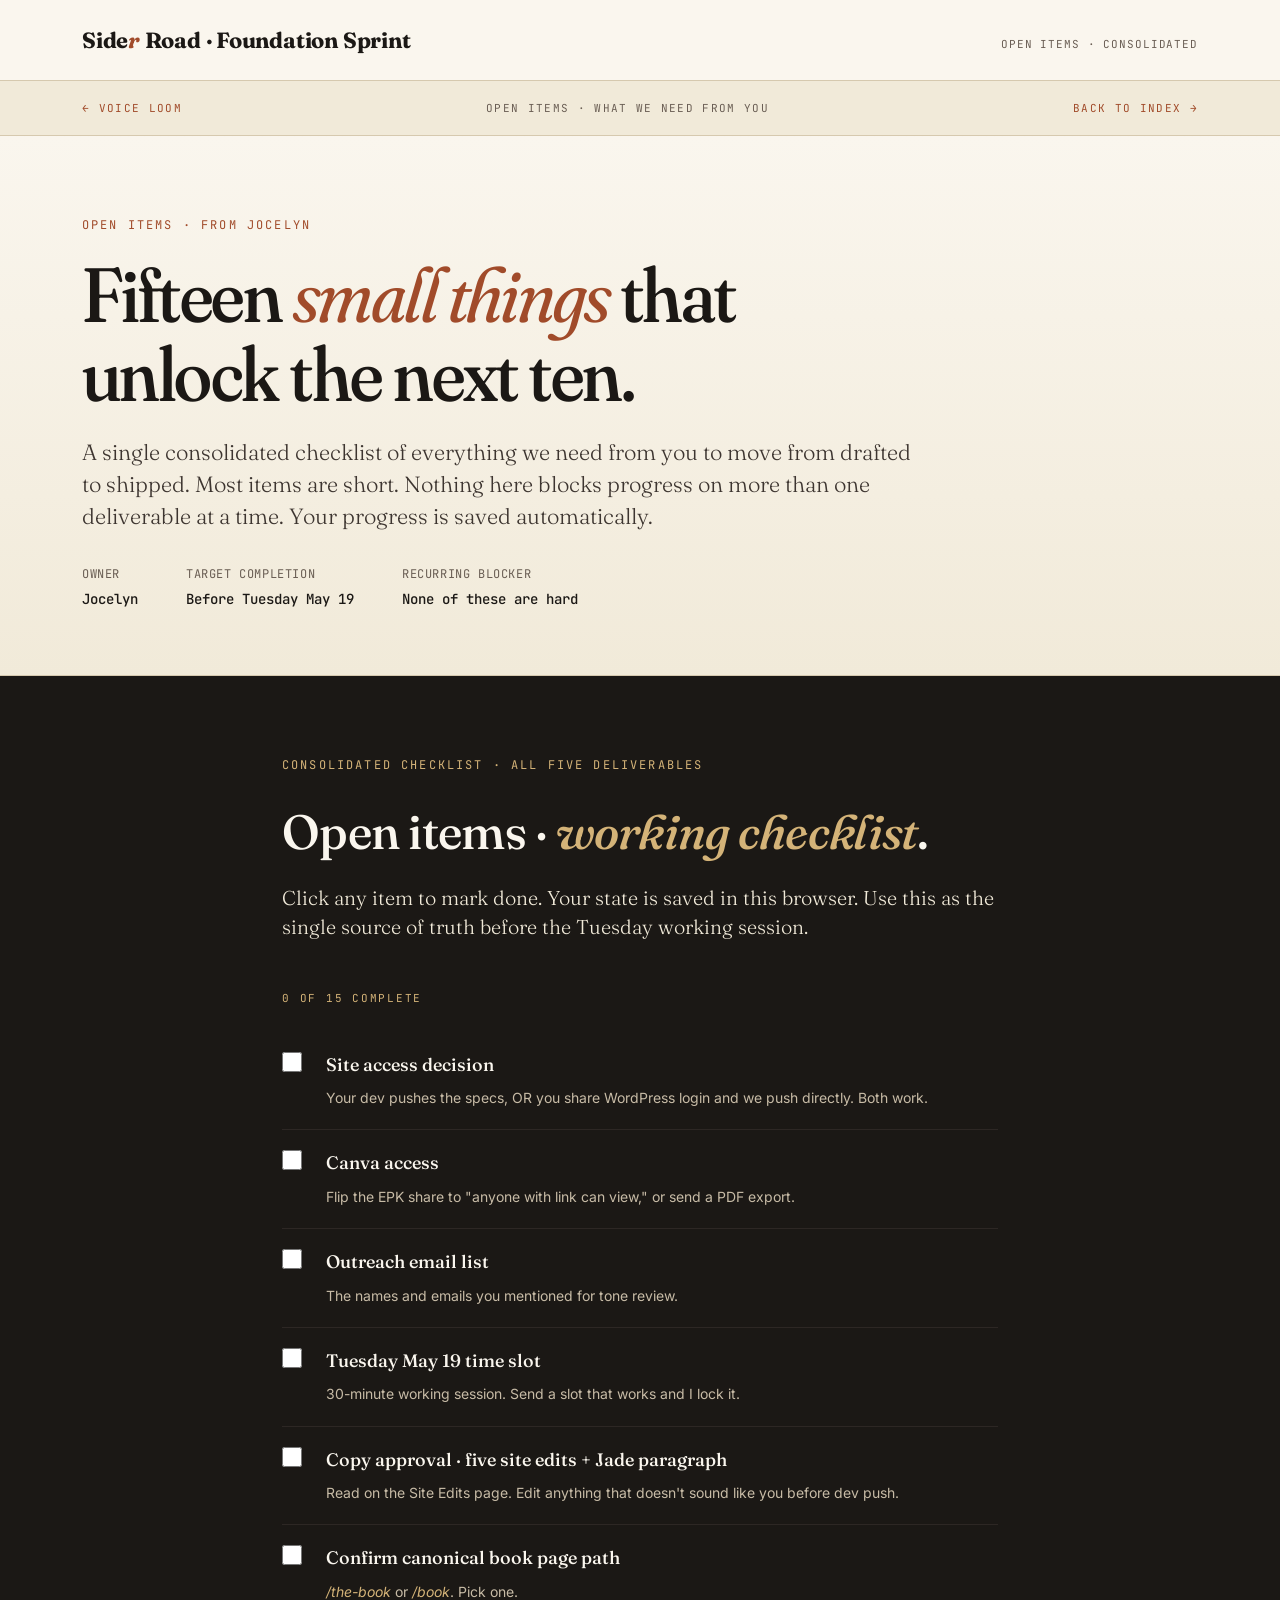
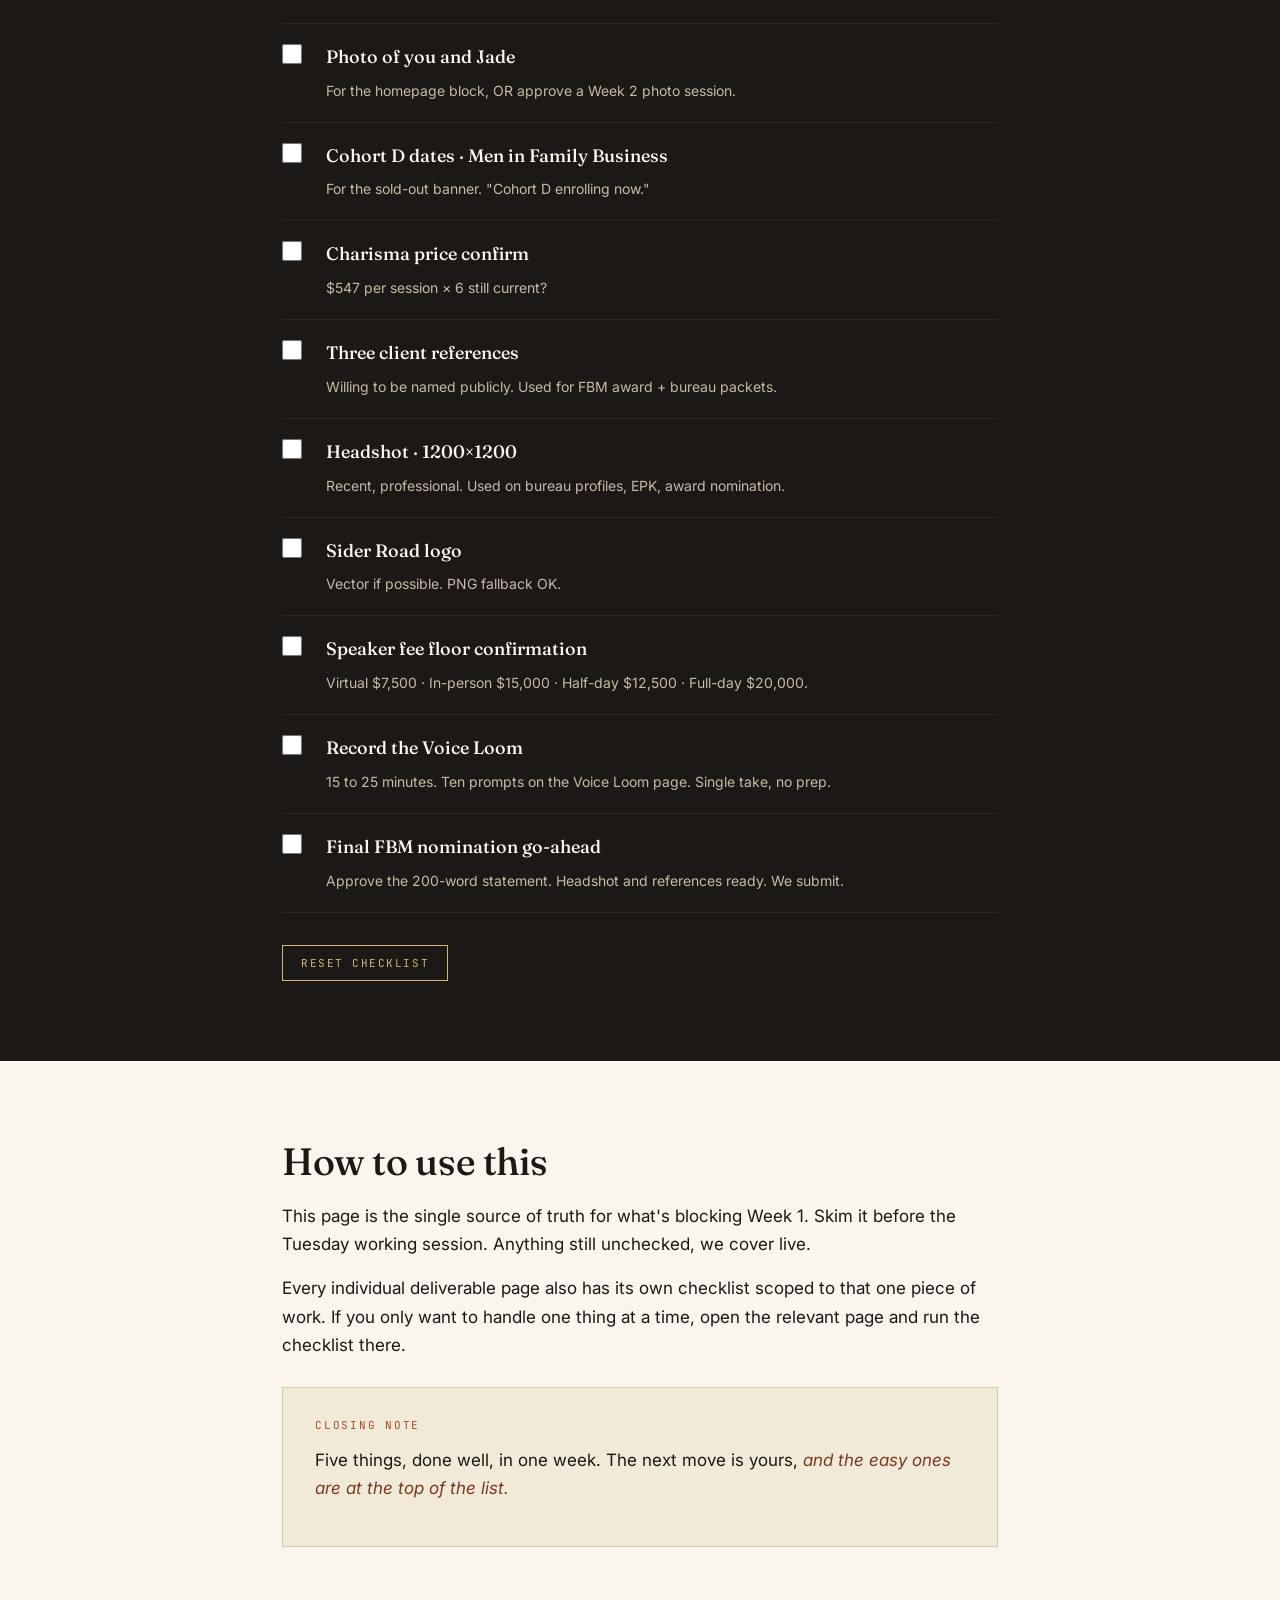
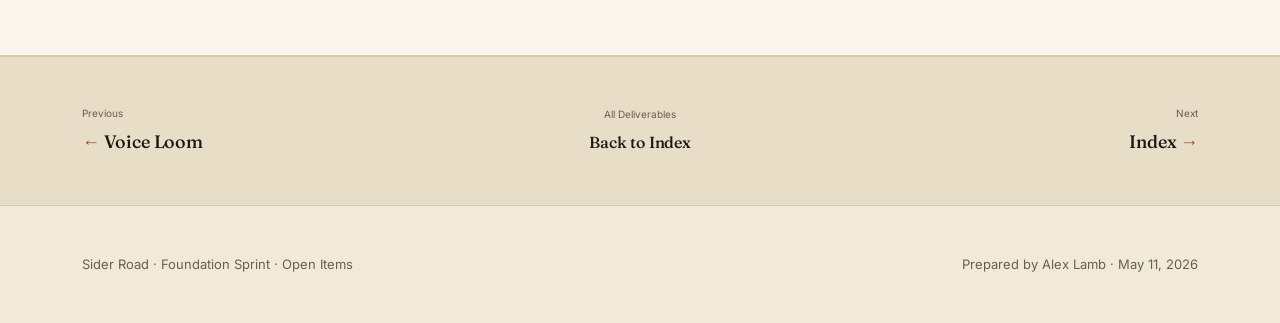
<file: 06_open_items.html>
<!DOCTYPE html>
<html lang="en">
<head>
<meta charset="UTF-8" />
<meta name="viewport" content="width=device-width, initial-scale=1.0" />
<title>Open Items · Sider Road Sprint</title>
<link rel="preconnect" href="https://fonts.googleapis.com" />
<link rel="preconnect" href="https://fonts.gstatic.com" crossorigin />
<link href="https://fonts.googleapis.com/css2?family=Fraunces:opsz,wght,SOFT@9..144,300..900,30..100&family=Inter:wght@300;400;500;600;700&family=JetBrains+Mono:wght@400;500&display=swap" rel="stylesheet" />
<link rel="stylesheet" href="_shared.css" />
</head>
<body>

<header class="masthead">
  <div class="container masthead-inner">
    <a href="index.html" class="masthead-logo">Side<span>r</span> Road · Foundation Sprint</a>
    <div class="masthead-meta">Open Items · Consolidated</div>
  </div>
</header>

<div class="progress-strip">
  <div class="container">
    <div><a href="05_voice_loom.html">← Voice Loom</a></div>
    <div>Open Items · what we need from you</div>
    <div><a href="index.html">Back to Index →</a></div>
  </div>
</div>

<section class="hero">
  <div class="container">
    <div class="hero-eyebrow">Open Items · From Jocelyn</div>
    <h1>Fifteen <em>small things</em> that unlock the next ten.</h1>
    <p class="hero-lede">A single consolidated checklist of everything we need from you to move from drafted to shipped. Most items are short. Nothing here blocks progress on more than one deliverable at a time. Your progress is saved automatically.</p>
    <div class="hero-meta">
      <div>Owner <strong>Jocelyn</strong></div>
      <div>Target completion <strong>Before Tuesday May 19</strong></div>
      <div>Recurring blocker <strong>None of these are hard</strong></div>
    </div>
  </div>
</section>

<!-- CHECKLIST -->
<section class="checklist">
  <div class="container-narrow">
    <div class="checklist-eyebrow">Consolidated checklist · all five deliverables</div>
    <h2>Open items · <em>working checklist</em>.</h2>
    <p class="checklist-lede">Click any item to mark done. Your state is saved in this browser. Use this as the single source of truth before the Tuesday working session.</p>

    <div class="check-progress" id="check-progress-open">0 of 0 complete</div>

    <ul class="checks" id="checklist-open">

      <li data-id="site-access">
        <input type="checkbox" />
        <div>
          <span class="check-title">Site access decision</span>
          <span class="check-detail">Your dev pushes the specs, OR you share WordPress login and we push directly. Both work.</span>
        </div>
      </li>

      <li data-id="canva">
        <input type="checkbox" />
        <div>
          <span class="check-title">Canva access</span>
          <span class="check-detail">Flip the EPK share to "anyone with link can view," or send a PDF export.</span>
        </div>
      </li>

      <li data-id="email-list">
        <input type="checkbox" />
        <div>
          <span class="check-title">Outreach email list</span>
          <span class="check-detail">The names and emails you mentioned for tone review.</span>
        </div>
      </li>

      <li data-id="tuesday-slot">
        <input type="checkbox" />
        <div>
          <span class="check-title">Tuesday May 19 time slot</span>
          <span class="check-detail">30-minute working session. Send a slot that works and I lock it.</span>
        </div>
      </li>

      <li data-id="copy-approval">
        <input type="checkbox" />
        <div>
          <span class="check-title">Copy approval · five site edits + Jade paragraph</span>
          <span class="check-detail">Read on the Site Edits page. Edit anything that doesn't sound like you before dev push.</span>
        </div>
      </li>

      <li data-id="book-path">
        <input type="checkbox" />
        <div>
          <span class="check-title">Confirm canonical book page path</span>
          <span class="check-detail"><em>/the-book</em> or <em>/book</em>. Pick one.</span>
        </div>
      </li>

      <li data-id="jade-photo">
        <input type="checkbox" />
        <div>
          <span class="check-title">Photo of you and Jade</span>
          <span class="check-detail">For the homepage block, OR approve a Week 2 photo session.</span>
        </div>
      </li>

      <li data-id="cohort-d">
        <input type="checkbox" />
        <div>
          <span class="check-title">Cohort D dates · Men in Family Business</span>
          <span class="check-detail">For the sold-out banner. "Cohort D enrolling now."</span>
        </div>
      </li>

      <li data-id="charisma-price">
        <input type="checkbox" />
        <div>
          <span class="check-title">Charisma price confirm</span>
          <span class="check-detail">$547 per session × 6 still current?</span>
        </div>
      </li>

      <li data-id="references">
        <input type="checkbox" />
        <div>
          <span class="check-title">Three client references</span>
          <span class="check-detail">Willing to be named publicly. Used for FBM award + bureau packets.</span>
        </div>
      </li>

      <li data-id="headshot">
        <input type="checkbox" />
        <div>
          <span class="check-title">Headshot · 1200×1200</span>
          <span class="check-detail">Recent, professional. Used on bureau profiles, EPK, award nomination.</span>
        </div>
      </li>

      <li data-id="logo">
        <input type="checkbox" />
        <div>
          <span class="check-title">Sider Road logo</span>
          <span class="check-detail">Vector if possible. PNG fallback OK.</span>
        </div>
      </li>

      <li data-id="fee-floor">
        <input type="checkbox" />
        <div>
          <span class="check-title">Speaker fee floor confirmation</span>
          <span class="check-detail">Virtual $7,500 · In-person $15,000 · Half-day $12,500 · Full-day $20,000.</span>
        </div>
      </li>

      <li data-id="loom">
        <input type="checkbox" />
        <div>
          <span class="check-title">Record the Voice Loom</span>
          <span class="check-detail">15 to 25 minutes. Ten prompts on the Voice Loom page. Single take, no prep.</span>
        </div>
      </li>

      <li data-id="fbm-go">
        <input type="checkbox" />
        <div>
          <span class="check-title">Final FBM nomination go-ahead</span>
          <span class="check-detail">Approve the 200-word statement. Headshot and references ready. We submit.</span>
        </div>
      </li>

    </ul>

    <button class="check-clear" id="check-clear-open">Reset checklist</button>
  </div>
</section>

<section class="content">
  <div class="container-narrow">
    <div class="prose">
      <h2>How to use this</h2>
      <p>This page is the single source of truth for what's blocking Week 1. Skim it before the Tuesday working session. Anything still unchecked, we cover live.</p>
      <p>Every individual deliverable page also has its own checklist scoped to that one piece of work. If you only want to handle one thing at a time, open the relevant page and run the checklist there.</p>

      <div class="card">
        <div class="card-label">Closing note</div>
        <p>Five things, done well, in one week. The next move is yours, <em>and the easy ones are at the top of the list.</em></p>
      </div>

    </div>
  </div>
</section>

<nav class="pagenav">
  <div class="container">
    <div class="nav-prev">
      <span class="nav-label">Previous</span>
      <a href="05_voice_loom.html" class="nav-title">Voice Loom</a>
    </div>
    <div class="nav-index">
      <span class="nav-label">All Deliverables</span>
      <a href="index.html">Back to Index</a>
    </div>
    <div class="nav-next">
      <span class="nav-label">Next</span>
      <a href="index.html" class="nav-title">Index</a>
    </div>
  </div>
</nav>

<footer class="foot">
  <div class="container">
    <div>Sider Road · Foundation Sprint · Open Items</div>
    <div>Prepared by Alex Lamb · May 11, 2026</div>
  </div>
</footer>

<script src="_shared.js"></script>
<script>document.addEventListener('DOMContentLoaded', function () { initChecklist('open'); });</script>

</body>
</html>
</file>
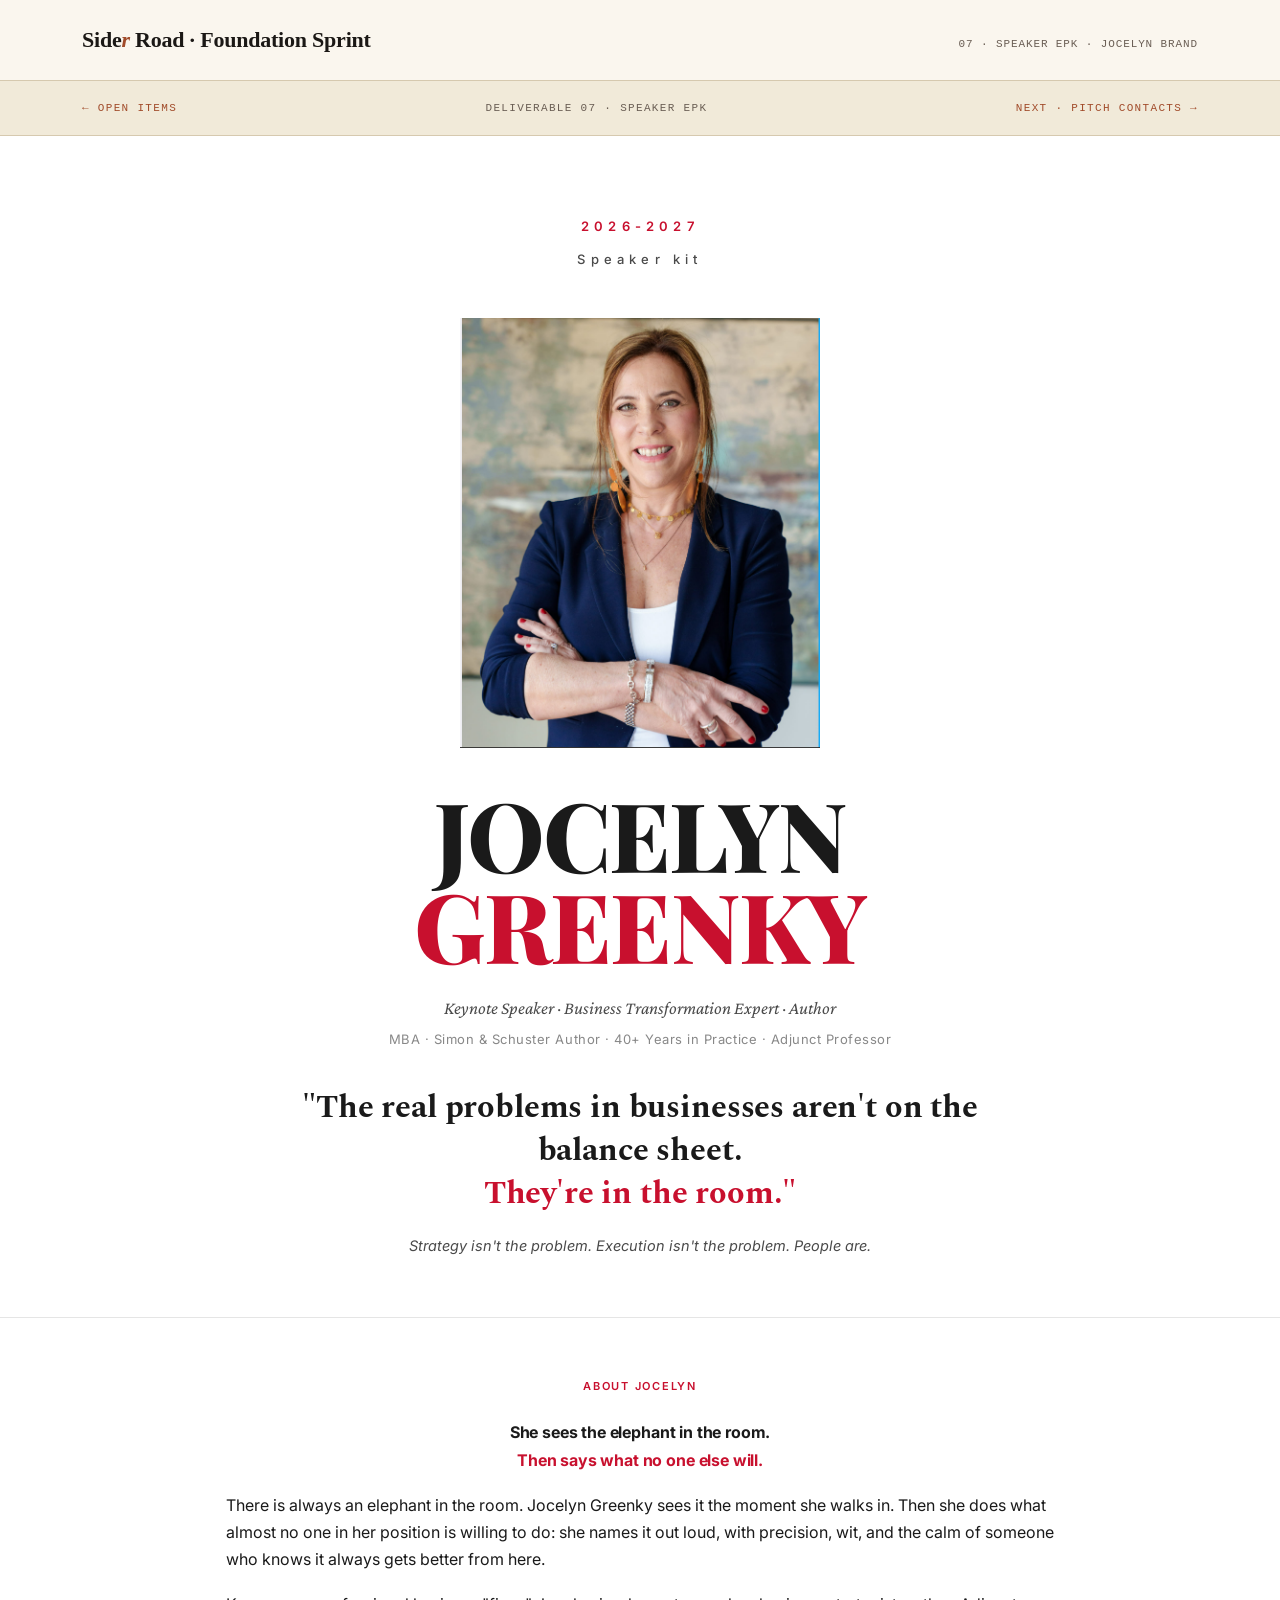
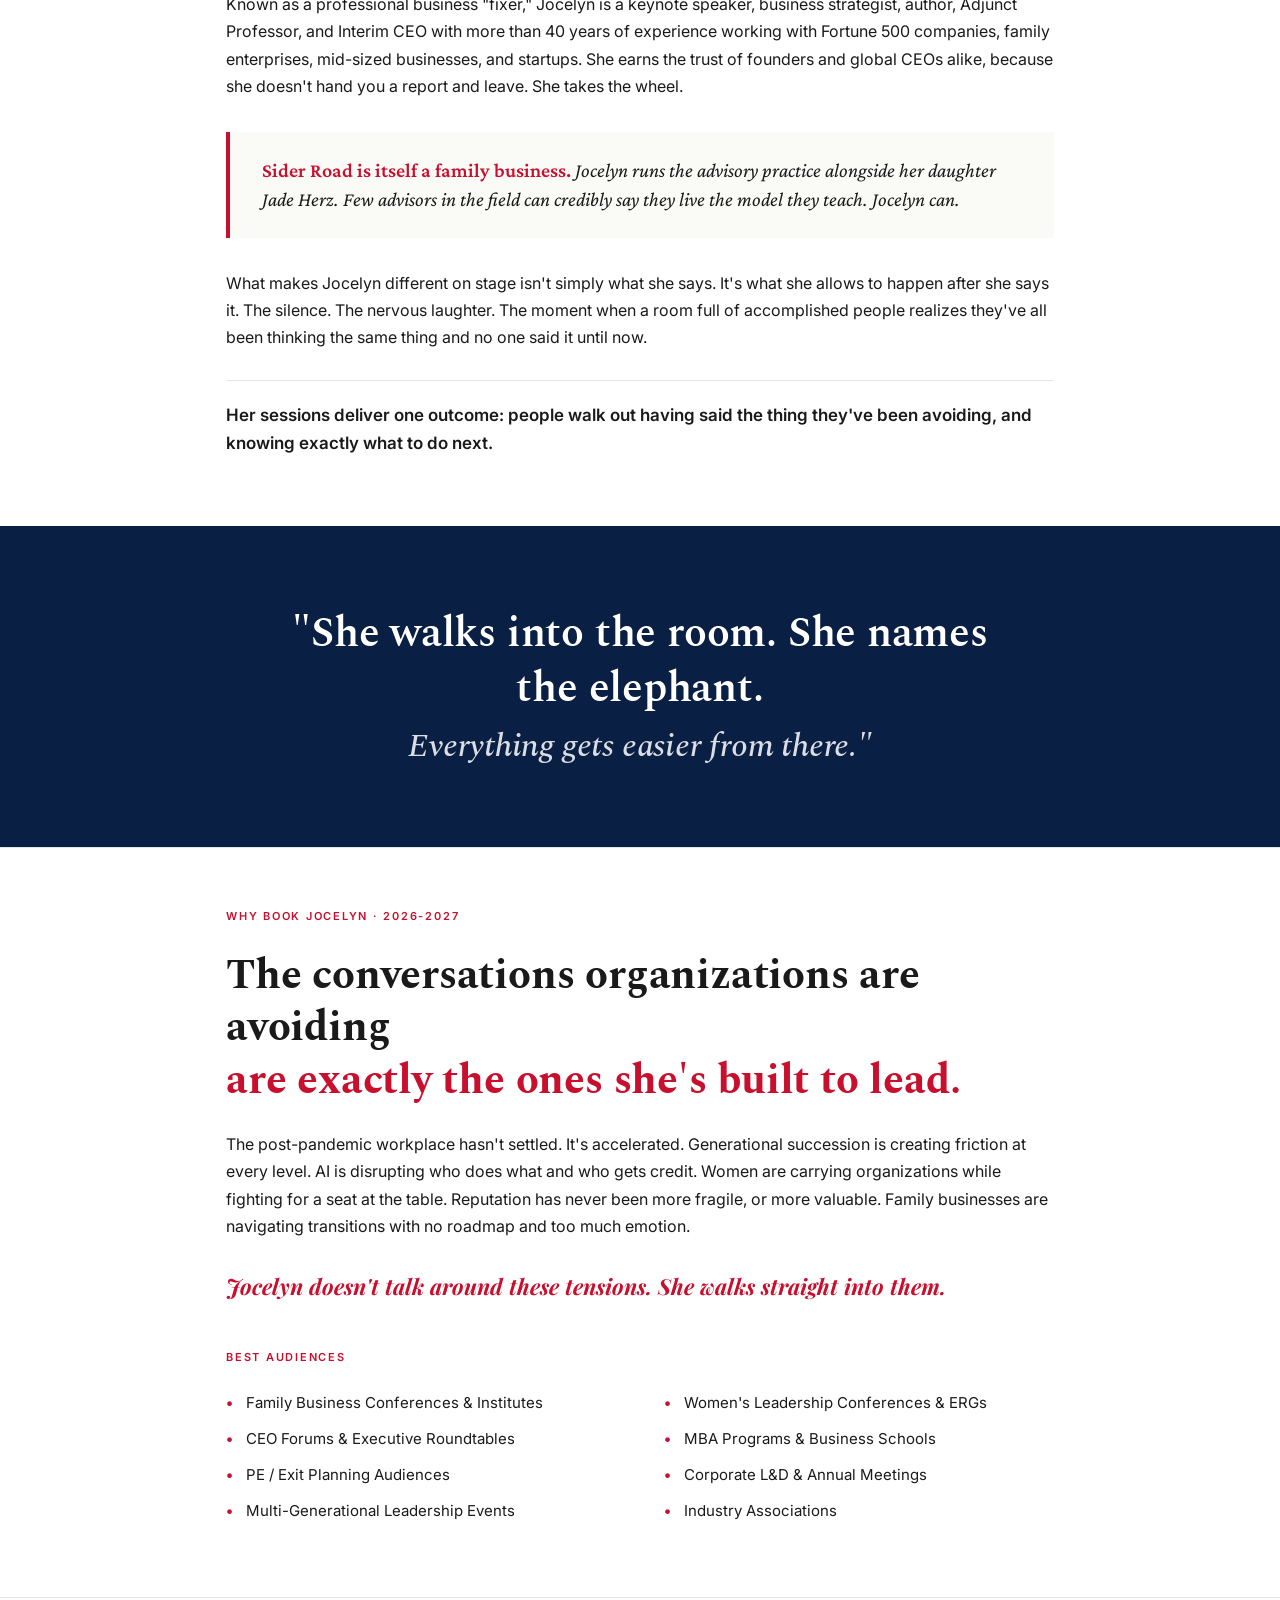
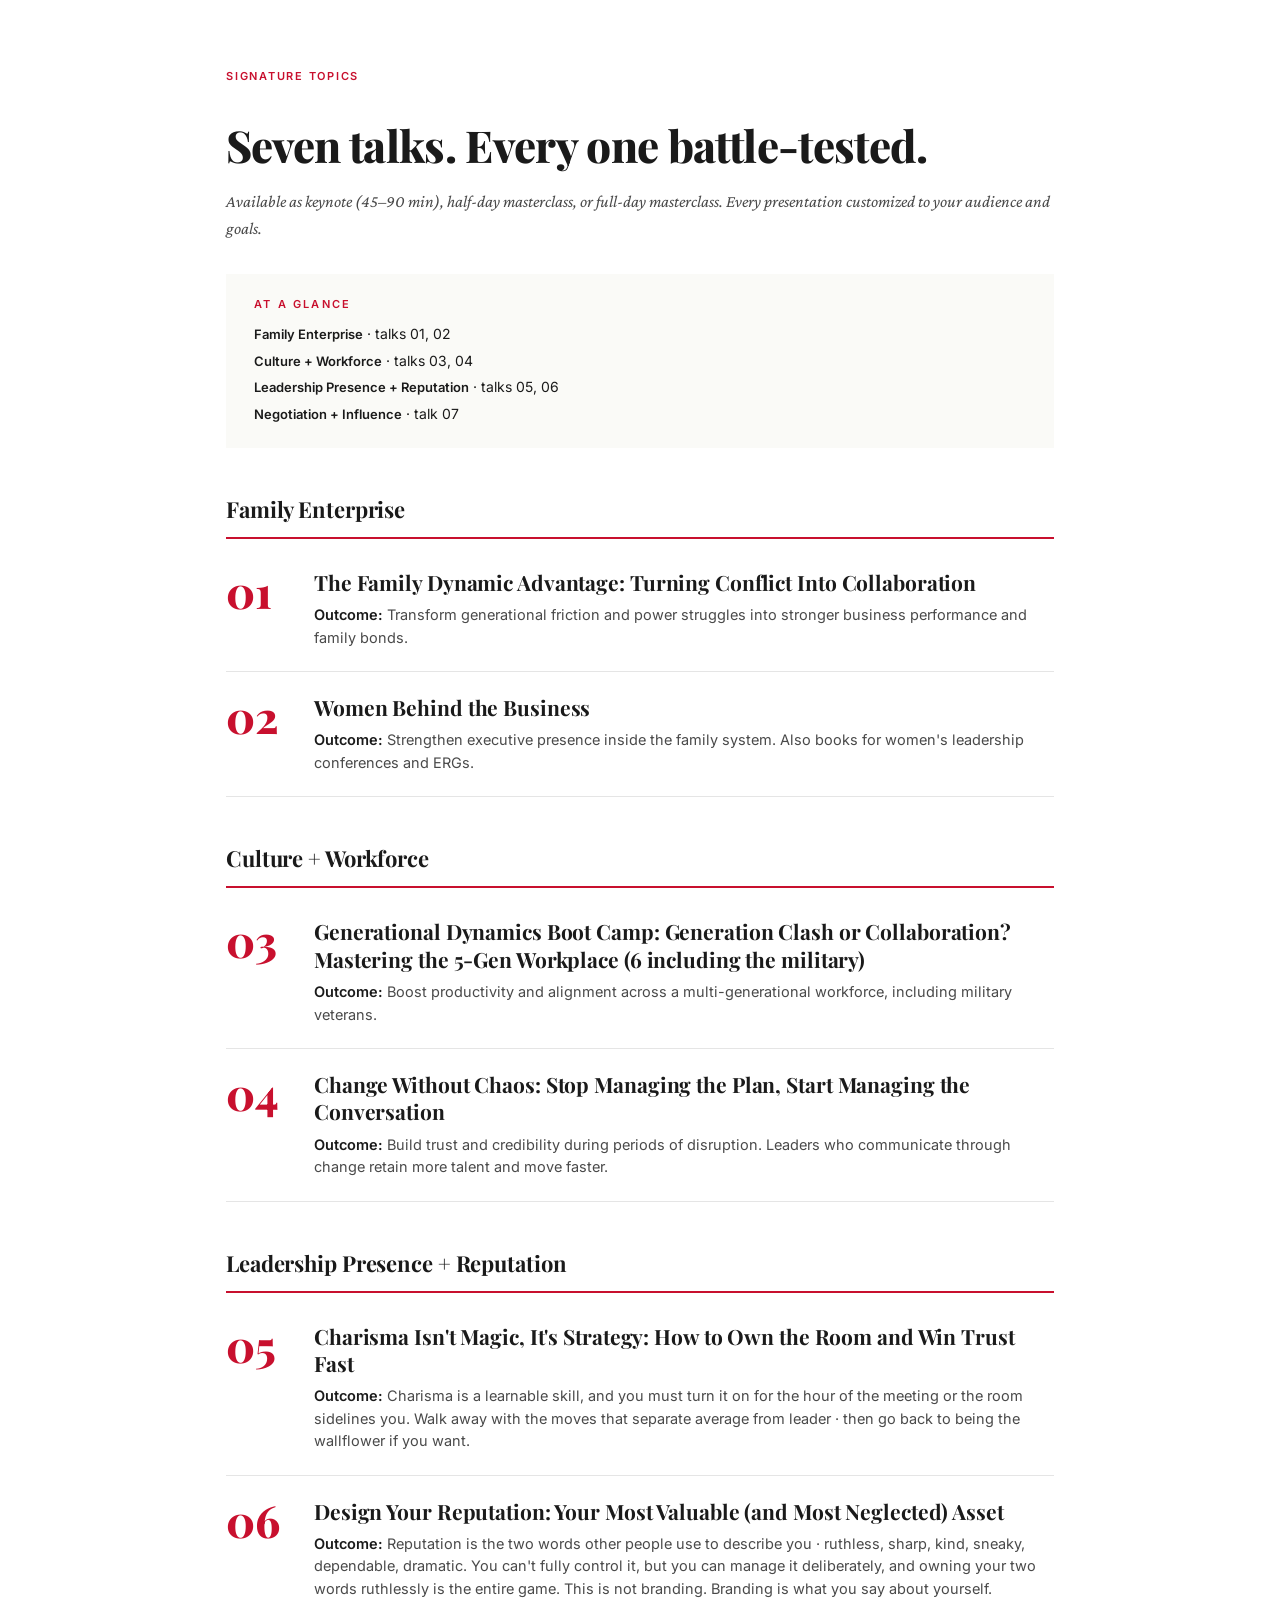
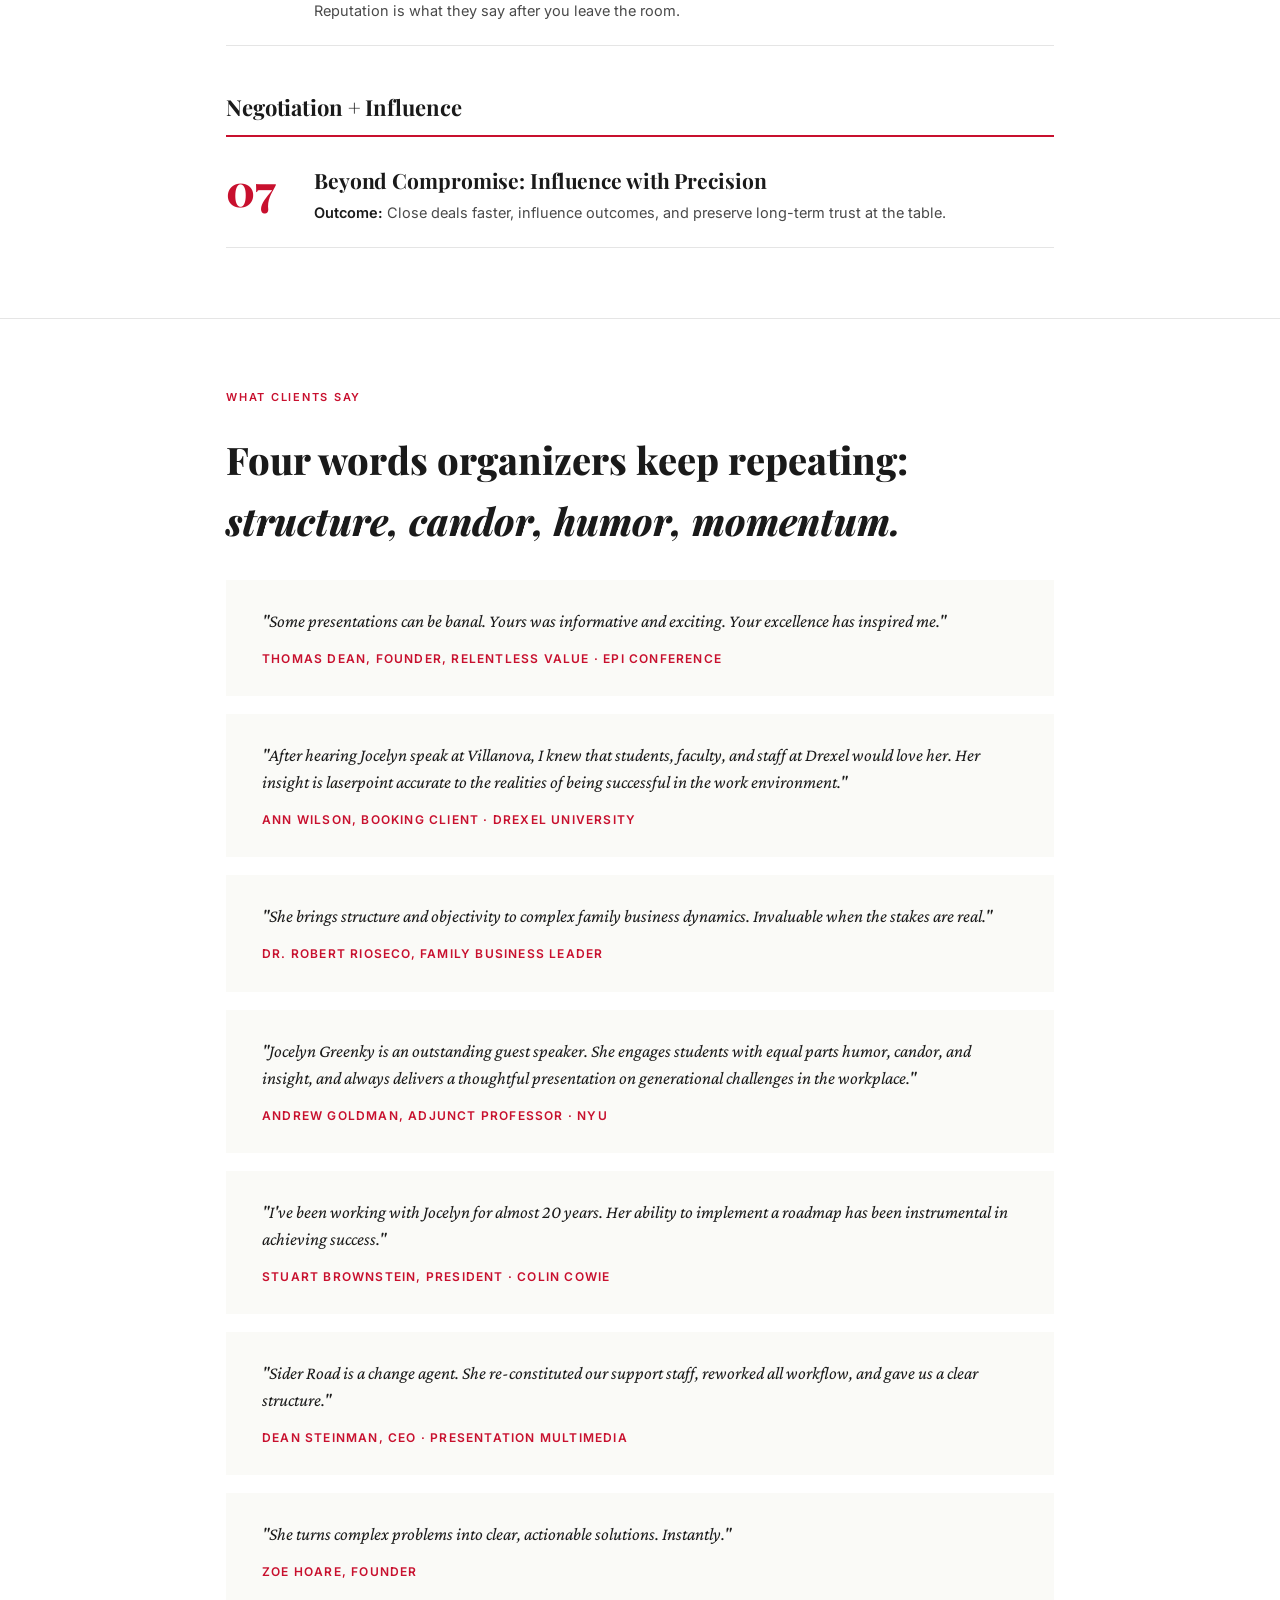
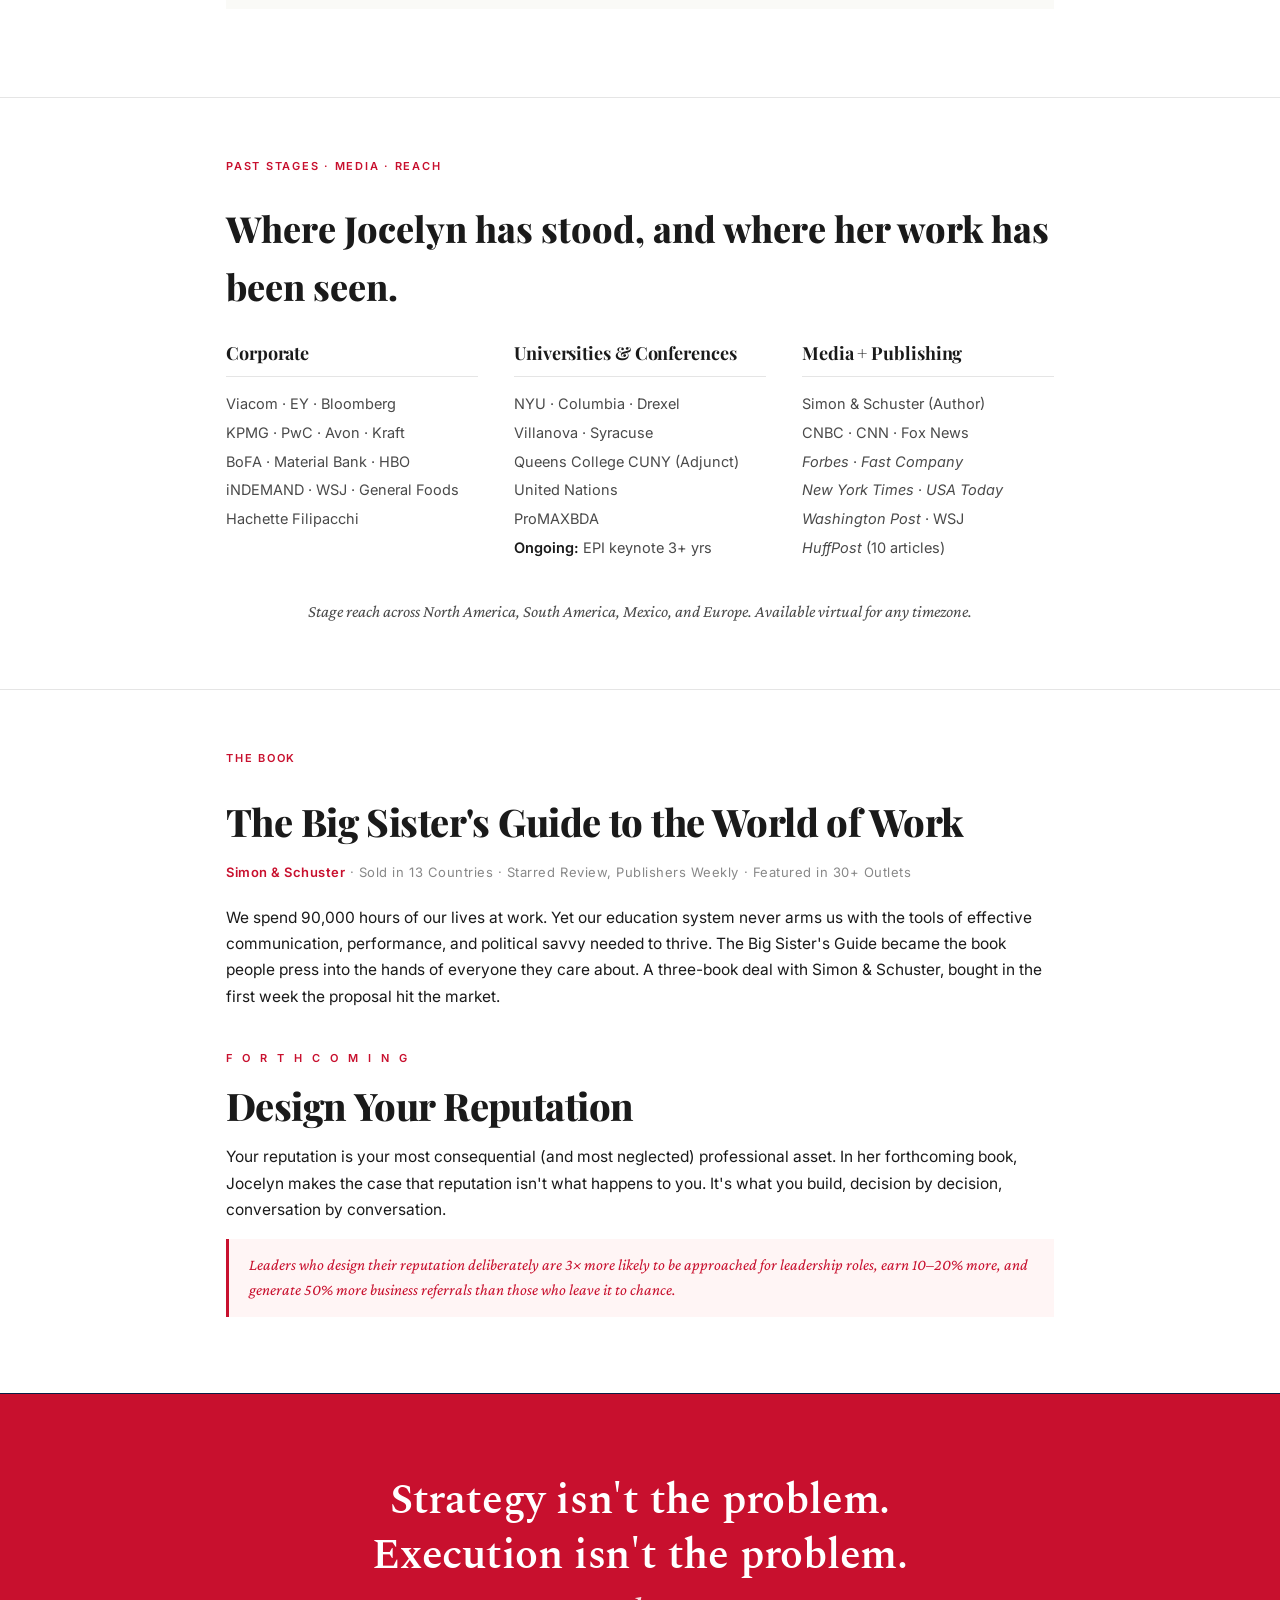
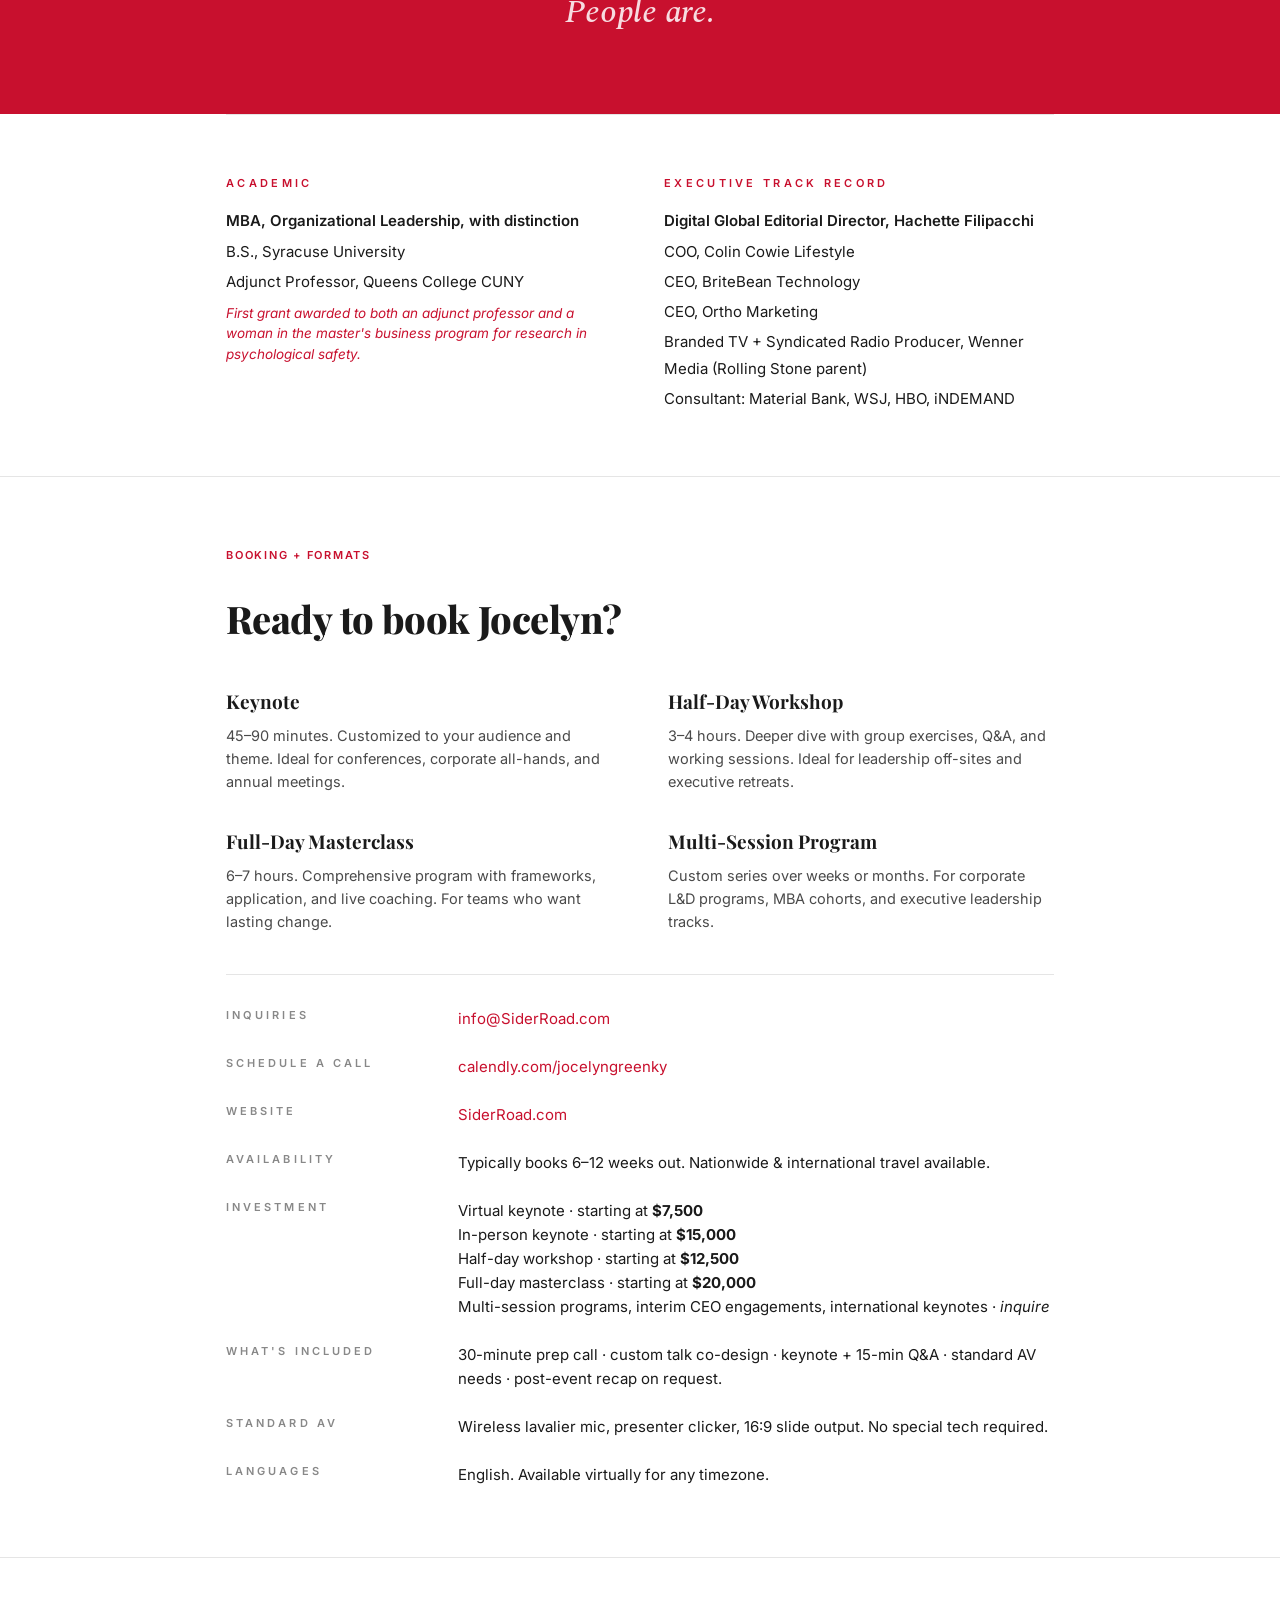
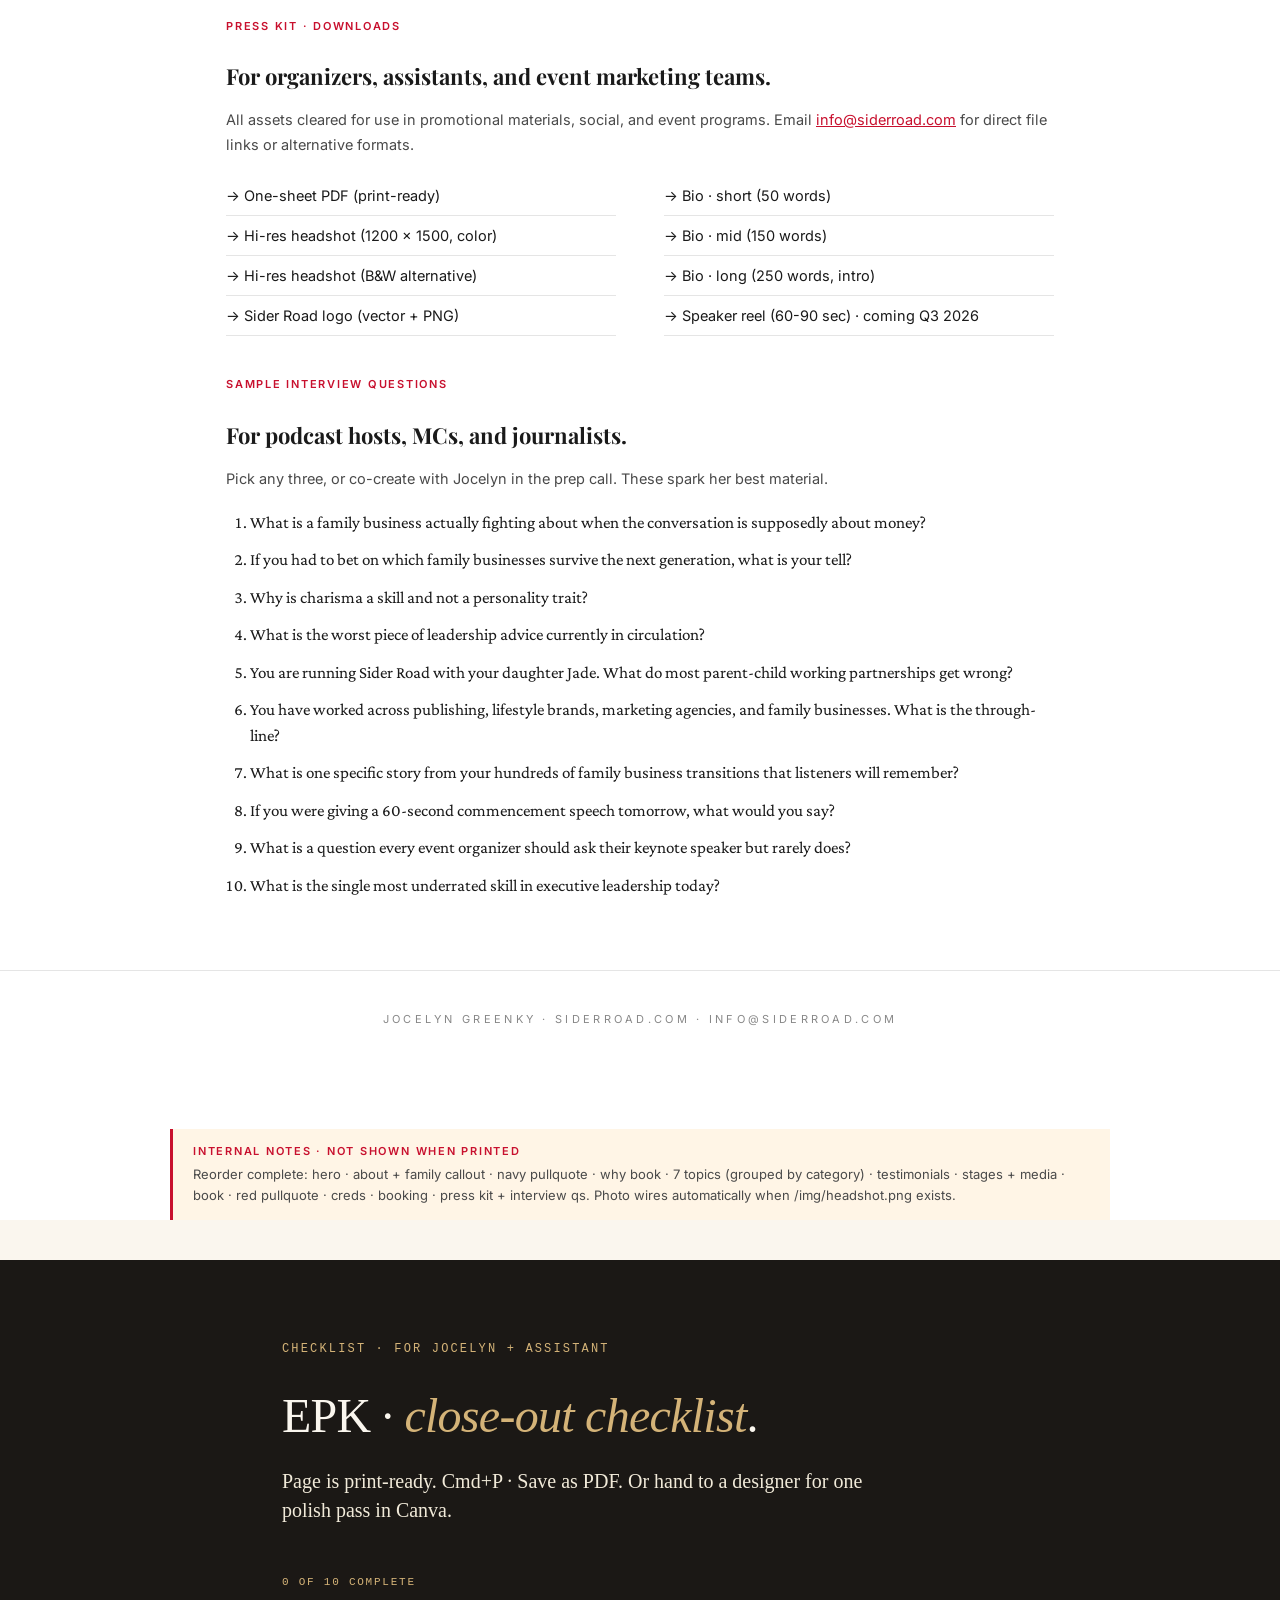
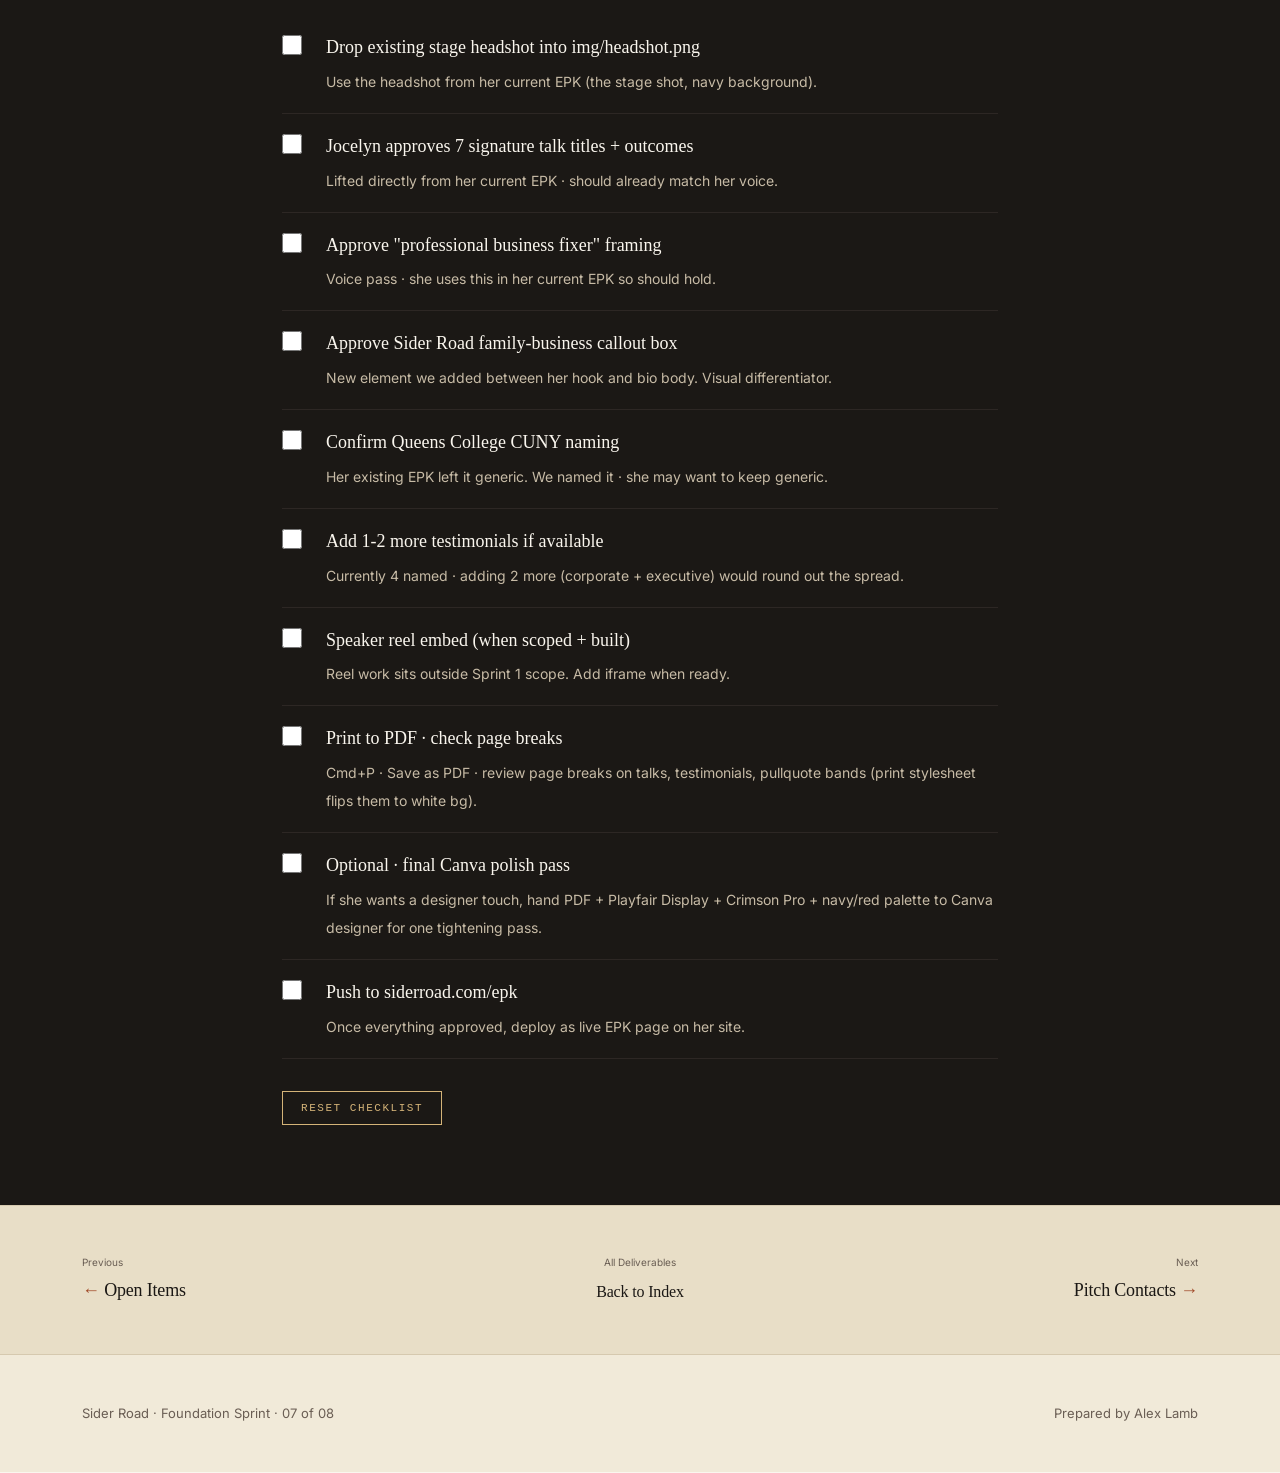
<file: 07_epk.html>
<!DOCTYPE html>
<html lang="en">
<head>
<meta charset="UTF-8" />
<meta name="viewport" content="width=device-width, initial-scale=1.0" />
<title>Jocelyn Greenky · 2026-2027 Speaker Kit</title>
<link rel="preconnect" href="https://fonts.googleapis.com" />
<link rel="preconnect" href="https://fonts.gstatic.com" crossorigin />
<link href="https://fonts.googleapis.com/css2?family=Crimson+Pro:ital,wght@0,400;0,500;0,600;0,700;1,400;1,500&family=Spectral:ital,wght@0,500;0,600;0,700;0,800;1,500;1,600&family=Playfair+Display:wght@600;700;800;900&family=Inter:wght@300;400;500;600;700&display=swap" rel="stylesheet" />
<link rel="stylesheet" href="_shared.css" />
<style>
  /* EPK PAGE · Jocelyn brand · white + navy + red · print-friendly */
  :root {
    --jg-white: #ffffff;
    --jg-cream: #fafaf7;
    --jg-ink: #1a1a1a;
    --jg-ink-soft: #4a4a4a;
    --jg-grey: #888;
    --jg-line: #e5e5e5;
    --jg-navy: #0a1f44;
    --jg-navy-soft: #1a3266;
    --jg-red: #c8102e;
    --jg-red-soft: #e63946;
  }

  .epk-page {
    background: var(--jg-white);
    color: var(--jg-ink);
    font-family: 'Inter', -apple-system, sans-serif;
    font-size: 16px;
    line-height: 1.6;
  }

  .epk-page .container-epk { max-width: 940px; margin: 0 auto; padding: 0 56px; }

  /* Section labels · subtle red caps, less letterspace */
  .epk-label {
    font-family: 'Inter', sans-serif;
    font-weight: 600;
    font-size: 11px;
    letter-spacing: 0.16em;
    text-transform: uppercase;
    color: var(--jg-red);
    margin-bottom: 24px;
  }

  /* Display serif · heavier impact */
  .display {
    font-family: 'Playfair Display', 'Crimson Pro', Georgia, serif;
    font-weight: 800;
    letter-spacing: -0.015em;
    line-height: 1.05;
  }

  /* HERO */
  .epk-hero {
    padding: 80px 0 60px;
    text-align: center;
    background: var(--jg-white);
  }
  .epk-hero .year {
    font-family: 'Inter', sans-serif;
    font-weight: 600;
    font-size: 13px;
    letter-spacing: 0.4em;
    color: var(--jg-red);
    margin-bottom: 12px;
  }
  .epk-hero .kit-label {
    font-family: 'Inter', sans-serif;
    font-weight: 500;
    font-size: 13px;
    letter-spacing: 0.4em;
    color: var(--jg-ink-soft);
    margin-bottom: 48px;
  }
  .epk-headshot-wrap {
    width: 360px;
    margin: 0 auto 40px;
  }
  .epk-headshot-wrap img {
    width: 100%;
    height: auto;
    display: block;
    background: var(--jg-navy);
  }
  .epk-headshot-fallback {
    width: 360px;
    height: 450px;
    margin: 0 auto 40px;
    background: var(--jg-navy);
    color: var(--jg-white);
    display: flex;
    align-items: center;
    justify-content: center;
    text-align: center;
    font-family: 'Inter', sans-serif;
    font-size: 11px;
    letter-spacing: 0.2em;
    text-transform: uppercase;
    line-height: 1.8;
    padding: 24px;
  }
  .epk-hero h1 {
    font-family: 'Playfair Display', Georgia, serif;
    font-weight: 800;
    font-size: clamp(60px, 8vw, 96px);
    line-height: 0.95;
    letter-spacing: -0.02em;
    color: var(--jg-ink);
    margin-bottom: 0;
  }
  .epk-hero h1 .last { color: var(--jg-red); display: block; }
  .epk-hero .role {
    font-family: 'Crimson Pro', serif;
    font-style: italic;
    font-weight: 400;
    font-size: 18px;
    color: var(--jg-ink-soft);
    margin: 24px 0 6px;
  }
  .epk-hero .creds {
    font-family: 'Inter', sans-serif;
    font-size: 13px;
    color: var(--jg-grey);
    margin-bottom: 36px;
    letter-spacing: 0.04em;
  }
  .epk-hero .tagline {
    font-family: 'Spectral', 'Crimson Pro', Georgia, serif;
    font-weight: 700;
    font-size: clamp(24px, 2.8vw, 32px);
    line-height: 1.35;
    color: var(--jg-ink);
    margin: 0 auto 8px;
    max-width: 720px;
    letter-spacing: -0.005em;
  }
  .epk-hero .tagline .red { color: var(--jg-red); display: block; }
  .epk-hero .subline {
    font-family: 'Inter', sans-serif;
    font-size: 14.5px;
    color: var(--jg-ink-soft);
    margin-top: 18px;
    font-style: italic;
  }

  /* ABOUT */
  .epk-about {
    padding: 60px 0 50px;
    background: var(--jg-white);
    border-top: 1px solid var(--jg-line);
  }
  .epk-about-hook {
    font-family: 'Spectral', 'Crimson Pro', Georgia, serif;
    font-weight: 700;
    font-size: clamp(30px, 3.6vw, 40px);
    line-height: 1.25;
    color: var(--jg-ink);
    margin-bottom: 32px;
    text-align: center;
    letter-spacing: -0.01em;
  }
  .epk-about-hook .red { color: var(--jg-red); display: block; }
  .epk-about p {
    font-family: 'Inter', sans-serif;
    font-size: 16px;
    line-height: 1.7;
    color: var(--jg-ink);
    margin-bottom: 18px;
  }
  .epk-about p.lead-out {
    font-weight: 600;
    font-size: 17px;
    border-top: 1px solid var(--jg-line);
    padding-top: 20px;
    margin-top: 28px;
  }
  .epk-family-callout {
    background: var(--jg-cream);
    border-left: 4px solid var(--jg-red);
    padding: 24px 32px;
    margin: 32px 0;
    font-family: 'Crimson Pro', serif;
    font-style: italic;
    font-size: 20px;
    line-height: 1.45;
    color: var(--jg-ink);
  }
  .epk-family-callout strong { color: var(--jg-red); font-weight: 600; font-style: normal; }

  /* PULLQUOTE BANDS · navy or red, full-bleed feel */
  .epk-pullband {
    background: var(--jg-navy);
    color: var(--jg-white);
    padding: 80px 0;
    text-align: center;
    border-top: 1px solid var(--jg-navy);
  }
  .epk-pullband.red { background: var(--jg-red); }
  .epk-pullband-quote {
    font-family: 'Spectral', 'Crimson Pro', Georgia, serif;
    font-weight: 600;
    font-size: clamp(28px, 3.6vw, 42px);
    line-height: 1.3;
    color: var(--jg-white);
    max-width: 760px;
    margin: 0 auto;
    letter-spacing: -0.005em;
  }
  .epk-pullband-quote .accent { display: block; font-style: italic; font-weight: 500; color: rgba(255,255,255,0.85); margin-top: 8px; font-size: 0.78em; }

  /* WHY BOOK */
  .epk-why {
    padding: 60px 0 50px;
    border-top: 1px solid var(--jg-line);
  }
  .epk-why h2 {
    font-family: 'Spectral', 'Crimson Pro', Georgia, serif;
    font-weight: 700;
    font-size: clamp(28px, 3.6vw, 42px);
    line-height: 1.25;
    margin-bottom: 24px;
    color: var(--jg-ink);
    letter-spacing: -0.005em;
  }
  .epk-why h2 .red { color: var(--jg-red); display: block; }
  .epk-why p {
    font-size: 16px;
    line-height: 1.7;
    color: var(--jg-ink);
    margin-bottom: 16px;
  }
  .epk-why p.lead-out {
    font-family: 'Playfair Display', serif;
    font-style: italic;
    font-weight: 700;
    font-size: 22px;
    color: var(--jg-red);
    margin: 28px 0 8px;
  }

  /* AUDIENCES */
  .epk-audiences {
    display: grid;
    grid-template-columns: 1fr 1fr;
    gap: 12px 48px;
    margin: 24px 0;
    padding: 0;
  }
  .epk-audiences li {
    list-style: none;
    padding-left: 20px;
    position: relative;
    font-size: 15px;
    line-height: 1.6;
    color: var(--jg-ink);
  }
  .epk-audiences li::before {
    content: "•";
    position: absolute;
    left: 0;
    color: var(--jg-red);
    font-weight: 700;
  }

  /* TOPICS */
  .epk-topics { padding: 70px 0; border-top: 1px solid var(--jg-line); }
  .epk-topics h2 {
    font-family: 'Playfair Display', serif;
    font-weight: 800;
    font-size: clamp(30px, 3.8vw, 44px);
    margin-bottom: 8px;
    color: var(--jg-ink);
    letter-spacing: -0.015em;
  }
  .epk-topics .topics-intro {
    font-family: 'Crimson Pro', serif;
    font-style: italic;
    font-size: 17px;
    color: var(--jg-ink-soft);
    margin-bottom: 32px;
  }
  .epk-topics-glance {
    background: var(--jg-cream);
    padding: 20px 28px;
    margin-bottom: 36px;
    font-size: 14px;
    line-height: 1.9;
  }
  .epk-topics-glance strong {
    color: var(--jg-red);
    font-family: 'Inter', sans-serif;
    font-weight: 600;
    font-size: 11px;
    letter-spacing: 0.2em;
    text-transform: uppercase;
    display: block;
    margin-bottom: 6px;
  }
  .topic-group-head {
    font-family: 'Playfair Display', serif;
    font-weight: 700;
    font-size: 22px;
    color: var(--jg-ink);
    margin: 44px 0 8px;
    padding-bottom: 10px;
    border-bottom: 2px solid var(--jg-red);
    letter-spacing: -0.005em;
  }
  .topic-group-head:first-of-type { margin-top: 16px; }
  .epk-topic {
    display: grid;
    grid-template-columns: 64px 1fr;
    gap: 24px;
    padding: 22px 0;
    border-bottom: 1px solid var(--jg-line);
    align-items: start;
  }
  .epk-topic-num {
    font-family: 'Playfair Display', serif;
    font-weight: 800;
    font-size: 44px;
    color: var(--jg-red);
    line-height: 1;
  }
  .epk-topic-title {
    font-family: 'Playfair Display', serif;
    font-weight: 700;
    font-size: 21px;
    line-height: 1.3;
    color: var(--jg-ink);
    margin-bottom: 8px;
    letter-spacing: -0.005em;
  }
  .epk-topic-out {
    font-size: 14.5px;
    line-height: 1.55;
    color: var(--jg-ink-soft);
  }
  .epk-topic-out strong { color: var(--jg-ink); font-weight: 600; }

  /* TESTIMONIALS */
  .epk-testimonials { padding: 70px 0; border-top: 1px solid var(--jg-line); }
  .epk-testimonials h2 {
    font-family: 'Playfair Display', serif;
    font-weight: 800;
    font-size: clamp(28px, 3.6vw, 38px);
    margin-bottom: 28px;
    color: var(--jg-ink);
  }
  .epk-testimonial {
    background: var(--jg-cream);
    padding: 28px 36px;
    margin: 18px 0;
  }
  .epk-testimonial blockquote {
    font-family: 'Crimson Pro', serif;
    font-style: italic;
    font-size: 18px;
    line-height: 1.5;
    color: var(--jg-ink);
    margin-bottom: 14px;
  }
  .epk-testimonial cite {
    font-family: 'Inter', sans-serif;
    font-weight: 600;
    font-size: 12px;
    letter-spacing: 0.1em;
    color: var(--jg-red);
    font-style: normal;
    display: block;
    text-transform: uppercase;
  }

  /* STAGES + MEDIA */
  .epk-stages { padding: 60px 0; border-top: 1px solid var(--jg-line); }
  .epk-stages h2 {
    font-family: 'Playfair Display', serif;
    font-weight: 800;
    font-size: clamp(26px, 3.4vw, 36px);
    margin-bottom: 24px;
    color: var(--jg-ink);
  }
  .epk-stages-grid {
    display: grid;
    grid-template-columns: 1fr 1fr 1fr;
    gap: 36px;
    margin-top: 16px;
  }
  .epk-stages h3 {
    font-family: 'Playfair Display', serif;
    font-weight: 700;
    font-size: 18px;
    color: var(--jg-ink);
    margin-bottom: 14px;
    padding-bottom: 8px;
    border-bottom: 1px solid var(--jg-line);
    letter-spacing: -0.005em;
  }
  .epk-stages p {
    font-size: 14.5px;
    line-height: 1.85;
    color: var(--jg-ink-soft);
    margin-bottom: 2px;
  }
  .epk-stages p strong { color: var(--jg-ink); font-weight: 600; }

  /* THE BOOK */
  .epk-book { padding: 60px 0; border-top: 1px solid var(--jg-line); }
  .epk-book h2 {
    font-family: 'Playfair Display', serif;
    font-weight: 800;
    font-size: clamp(28px, 3.6vw, 38px);
    margin-bottom: 8px;
    color: var(--jg-ink);
    letter-spacing: -0.015em;
  }
  .epk-book .meta {
    font-family: 'Inter', sans-serif;
    font-size: 13px;
    color: var(--jg-grey);
    margin-bottom: 22px;
    letter-spacing: 0.04em;
  }
  .epk-book .meta strong { color: var(--jg-red); font-weight: 600; }
  .epk-book p { font-size: 15.5px; line-height: 1.7; color: var(--jg-ink); margin-bottom: 16px; }
  .epk-book .forthcoming-label {
    font-family: 'Inter', sans-serif;
    font-weight: 600;
    font-size: 11px;
    letter-spacing: 0.32em;
    text-transform: uppercase;
    color: var(--jg-red);
    margin-top: 40px;
    margin-bottom: 8px;
  }
  .epk-book .stat {
    font-family: 'Crimson Pro', serif;
    font-style: italic;
    font-size: 16px;
    line-height: 1.55;
    color: var(--jg-red);
    margin-top: 16px;
    padding: 14px 20px;
    border-left: 3px solid var(--jg-red);
    background: #fff5f5;
  }

  /* CREDS GRID */
  .epk-creds-grid {
    display: grid;
    grid-template-columns: 1fr 1fr;
    gap: 48px;
    padding: 60px 0;
    border-top: 1px solid var(--jg-line);
  }
  .epk-creds-grid h4 {
    font-family: 'Inter', sans-serif;
    font-weight: 600;
    font-size: 11px;
    letter-spacing: 0.3em;
    text-transform: uppercase;
    color: var(--jg-red);
    margin-bottom: 16px;
  }
  .epk-creds-grid p { font-size: 15px; line-height: 1.75; margin-bottom: 4px; color: var(--jg-ink); }
  .epk-creds-grid p.lead { font-weight: 600; }
  .epk-creds-grid .ipsa {
    font-style: italic;
    color: var(--jg-red);
    font-size: 13.5px;
    margin-top: 8px;
    line-height: 1.5;
  }

  /* BOOKING */
  .epk-booking {
    padding: 70px 0;
    border-top: 1px solid var(--jg-line);
  }
  .epk-booking h2 {
    font-family: 'Playfair Display', serif;
    font-weight: 800;
    font-size: clamp(28px, 3.6vw, 38px);
    margin-bottom: 36px;
    color: var(--jg-ink);
    letter-spacing: -0.015em;
  }
  .epk-formats {
    display: grid;
    grid-template-columns: 1fr 1fr;
    gap: 32px 56px;
    margin-bottom: 40px;
  }
  .epk-format h4 {
    font-family: 'Playfair Display', serif;
    font-weight: 700;
    font-size: 19px;
    color: var(--jg-ink);
    margin-bottom: 8px;
  }
  .epk-format p { font-size: 14.5px; line-height: 1.6; color: var(--jg-ink-soft); }

  .epk-contact-grid {
    display: grid;
    grid-template-columns: 200px 1fr;
    gap: 12px 32px;
    padding-top: 20px;
    border-top: 1px solid var(--jg-line);
  }
  .epk-contact-grid dt {
    font-family: 'Inter', sans-serif;
    font-weight: 600;
    font-size: 11px;
    letter-spacing: 0.28em;
    text-transform: uppercase;
    color: var(--jg-grey);
    padding-top: 12px;
  }
  .epk-contact-grid dd {
    margin: 0;
    padding-top: 12px;
    font-size: 15px;
    color: var(--jg-ink);
  }
  .epk-contact-grid dd a { color: var(--jg-red); text-decoration: none; }
  .epk-contact-grid dd a:hover { text-decoration: underline; }

  /* PRESS KIT + INTERVIEW Qs */
  .epk-presskit { padding: 60px 0; border-top: 1px solid var(--jg-line); }
  .epk-presskit h3 {
    font-family: 'Playfair Display', serif;
    font-weight: 700;
    font-size: 22px;
    color: var(--jg-ink);
    margin-bottom: 14px;
  }
  .epk-presskit p { font-size: 14.5px; color: var(--jg-ink-soft); line-height: 1.7; margin-bottom: 18px; }
  .epk-presskit p a { color: var(--jg-red); }
  .epk-downloads {
    list-style: none;
    padding: 0;
    column-count: 2;
    column-gap: 48px;
    margin-bottom: 36px;
  }
  .epk-downloads li {
    padding: 8px 0;
    border-bottom: 1px solid var(--jg-line);
    font-size: 14.5px;
    color: var(--jg-ink);
  }
  .epk-interview { margin-top: 40px; }
  .epk-interview ol { padding-left: 24px; margin-top: 8px; }
  .epk-interview ol li {
    font-family: 'Crimson Pro', serif;
    font-size: 17px;
    line-height: 1.5;
    margin-bottom: 12px;
    color: var(--jg-ink);
  }

  /* FOOTER */
  .epk-foot {
    padding: 40px 0 60px;
    text-align: center;
    border-top: 1px solid var(--jg-line);
    font-family: 'Inter', sans-serif;
    font-size: 11px;
    letter-spacing: 0.3em;
    text-transform: uppercase;
    color: var(--jg-grey);
  }

  .epk-placeholder {
    background: #fff5e6;
    border-left: 3px solid var(--jg-red);
    padding: 14px 20px;
    margin: 20px 0;
    font-size: 13px;
    color: var(--jg-ink-soft);
    font-family: 'Inter', sans-serif;
  }
  .epk-placeholder strong {
    color: var(--jg-red);
    font-weight: 600;
    display: block;
    margin-bottom: 4px;
    font-size: 11px;
    letter-spacing: 0.16em;
    text-transform: uppercase;
  }

  /* Responsive */
  @media (max-width: 800px) {
    .epk-page .container-epk { padding: 0 28px; }
    .epk-creds-grid, .epk-stages-grid, .epk-audiences, .epk-formats, .epk-contact-grid { grid-template-columns: 1fr; gap: 24px; }
    .epk-topic { grid-template-columns: 44px 1fr; gap: 16px; }
    .epk-headshot-wrap, .epk-headshot-fallback { width: 260px; }
    .epk-headshot-fallback { height: 325px; }
    .epk-downloads { column-count: 1; }
  }

  /* PRINT */
  @media print {
    body { background: white; }
    .masthead, .progress-strip, .pagenav, .checklist, footer.foot, .epk-placeholder { display: none !important; }
    .epk-page { padding: 0; }
    .epk-page .container-epk { max-width: 100%; padding: 0 0.6in; }
    .epk-pullband { background: white !important; color: var(--jg-ink) !important; padding: 50px 0; }
    .epk-pullband-quote { color: var(--jg-ink) !important; }
    .epk-pullband-quote .accent { color: var(--jg-red) !important; }
    .epk-pullband.red { background: white !important; }
    .epk-pullband.red .epk-pullband-quote { color: var(--jg-red) !important; }
    .epk-hero, .epk-about, .epk-why, .epk-testimonials, .epk-topics, .epk-book, .epk-stages, .epk-booking, .epk-creds-grid, .epk-presskit { page-break-inside: auto; }
    .epk-topic, .epk-testimonial, .epk-format { page-break-inside: avoid; }
    .epk-hero { page-break-after: always; }
    h1, h2, h3, h4 { page-break-after: avoid; }
    a { color: var(--jg-red); text-decoration: none; }
    @page { margin: 0.6in; }
  }
</style>
</head>
<body>

<header class="masthead">
  <div class="container masthead-inner">
    <a href="index.html" class="masthead-logo">Side<span>r</span> Road · Foundation Sprint</a>
    <div class="masthead-meta">07 · Speaker EPK · Jocelyn brand</div>
  </div>
</header>

<div class="progress-strip">
  <div class="container">
    <div><a href="06_open_items.html">← Open Items</a></div>
    <div>Deliverable 07 · Speaker EPK</div>
    <div><a href="08_pitch_contacts.html">Next · Pitch Contacts →</a></div>
  </div>
</div>

<div class="epk-page">

  <!-- HERO -->
  <section class="epk-hero">
    <div class="container-epk">
      <div class="year">2026-2027</div>
      <div class="kit-label">Speaker kit</div>
      <div class="epk-headshot-wrap" id="hero-shot">
        <picture>
          <source srcset="img/headshot.png" type="image/png" />
          <source srcset="img/headshot.jpg" type="image/jpeg" />
          <img src="img/headshot.png" alt="Jocelyn Greenky on stage" onerror="this.parentElement.parentElement.outerHTML='&lt;div class=&quot;epk-headshot-fallback&quot;&gt;Headshot placeholder<br />Save existing stage photo to<br />img/headshot.png&lt;/div&gt;'" />
        </picture>
      </div>
      <h1>JOCELYN<span class="last">GREENKY</span></h1>
      <p class="role">Keynote Speaker · Business Transformation Expert · Author</p>
      <p class="creds">MBA · Simon &amp; Schuster Author · 40+ Years in Practice · Adjunct Professor</p>
      <p class="tagline">"The real problems in businesses aren't on the balance sheet.<span class="red">They're in the room."</span></p>
      <p class="subline">Strategy isn't the problem. Execution isn't the problem. People are.</p>
    </div>
  </section>

  <!-- ABOUT -->
  <section class="epk-about">
    <div class="container-epk">
      <div class="epk-label" style="text-align: center;">About Jocelyn</div>
      <p class="epk-about-hook">She sees the elephant in the room.<span class="red">Then says what no one else will.</span></p>
      <p>There is always an elephant in the room. Jocelyn Greenky sees it the moment she walks in. Then she does what almost no one in her position is willing to do: she names it out loud, with precision, wit, and the calm of someone who knows it always gets better from here.</p>
      <p>Known as a professional business "fixer," Jocelyn is a keynote speaker, business strategist, author, Adjunct Professor, and Interim CEO with more than 40 years of experience working with Fortune 500 companies, family enterprises, mid-sized businesses, and startups. She earns the trust of founders and global CEOs alike, because she doesn't hand you a report and leave. She takes the wheel.</p>

      <div class="epk-family-callout">
        <strong>Sider Road is itself a family business.</strong> Jocelyn runs the advisory practice alongside her daughter Jade Herz. Few advisors in the field can credibly say they live the model they teach. Jocelyn can.
      </div>

      <p>What makes Jocelyn different on stage isn't simply what she says. It's what she allows to happen after she says it. The silence. The nervous laughter. The moment when a room full of accomplished people realizes they've all been thinking the same thing and no one said it until now.</p>
      <p class="lead-out">Her sessions deliver one outcome: people walk out having said the thing they've been avoiding, and knowing exactly what to do next.</p>
    </div>
  </section>

  <!-- PULLQUOTE BAND 1 · navy -->
  <section class="epk-pullband">
    <div class="container-epk">
      <p class="epk-pullband-quote">"She walks into the room. She names the elephant.<span class="accent">Everything gets easier from there."</span></p>
    </div>
  </section>

  <!-- WHY BOOK -->
  <section class="epk-why">
    <div class="container-epk">
      <div class="epk-label">Why book Jocelyn · 2026-2027</div>
      <h2>The conversations organizations are avoiding<span class="red">are exactly the ones she's built to lead.</span></h2>
      <p>The post-pandemic workplace hasn't settled. It's accelerated. Generational succession is creating friction at every level. AI is disrupting who does what and who gets credit. Women are carrying organizations while fighting for a seat at the table. Reputation has never been more fragile, or more valuable. Family businesses are navigating transitions with no roadmap and too much emotion.</p>
      <p class="lead-out">Jocelyn doesn't talk around these tensions. She walks straight into them.</p>

      <div class="epk-label" style="margin-top: 44px;">Best audiences</div>
      <ul class="epk-audiences">
        <li>Family Business Conferences &amp; Institutes</li>
        <li>Women's Leadership Conferences &amp; ERGs</li>
        <li>CEO Forums &amp; Executive Roundtables</li>
        <li>MBA Programs &amp; Business Schools</li>
        <li>PE / Exit Planning Audiences</li>
        <li>Corporate L&amp;D &amp; Annual Meetings</li>
        <li>Multi-Generational Leadership Events</li>
        <li>Industry Associations</li>
      </ul>
    </div>
  </section>

  <!-- SIGNATURE TOPICS -->
  <section class="epk-topics">
    <div class="container-epk">
      <div class="epk-label">Signature topics</div>
      <h2>Seven talks. Every one battle-tested.</h2>
      <p class="topics-intro">Available as keynote (45–90 min), half-day masterclass, or full-day masterclass. Every presentation customized to your audience and goals.</p>

      <div class="epk-topics-glance">
        <strong>At a glance</strong>
        <strong style="display: inline; color: var(--jg-ink); font-family: 'Inter'; font-weight: 600; font-size: 13px; letter-spacing: 0; text-transform: none;">Family Enterprise</strong> · talks 01, 02<br />
        <strong style="display: inline; color: var(--jg-ink); font-family: 'Inter'; font-weight: 600; font-size: 13px; letter-spacing: 0; text-transform: none;">Culture + Workforce</strong> · talks 03, 04<br />
        <strong style="display: inline; color: var(--jg-ink); font-family: 'Inter'; font-weight: 600; font-size: 13px; letter-spacing: 0; text-transform: none;">Leadership Presence + Reputation</strong> · talks 05, 06<br />
        <strong style="display: inline; color: var(--jg-ink); font-family: 'Inter'; font-weight: 600; font-size: 13px; letter-spacing: 0; text-transform: none;">Negotiation + Influence</strong> · talk 07
      </div>

      <div class="topic-group-head">Family Enterprise</div>

      <div class="epk-topic">
        <div class="epk-topic-num">01</div>
        <div>
          <div class="epk-topic-title">The Family Dynamic Advantage: Turning Conflict Into Collaboration</div>
          <div class="epk-topic-out"><strong>Outcome:</strong> Transform generational friction and power struggles into stronger business performance and family bonds.</div>
        </div>
      </div>

      <div class="epk-topic">
        <div class="epk-topic-num">02</div>
        <div>
          <div class="epk-topic-title">Women Behind the Business</div>
          <div class="epk-topic-out"><strong>Outcome:</strong> Strengthen executive presence inside the family system. Also books for women's leadership conferences and ERGs.</div>
        </div>
      </div>

      <div class="topic-group-head">Culture + Workforce</div>

      <div class="epk-topic">
        <div class="epk-topic-num">03</div>
        <div>
          <div class="epk-topic-title">Generational Dynamics Boot Camp: Generation Clash or Collaboration? Mastering the 5-Gen Workplace (6 including the military)</div>
          <div class="epk-topic-out"><strong>Outcome:</strong> Boost productivity and alignment across a multi-generational workforce, including military veterans.</div>
        </div>
      </div>

      <div class="epk-topic">
        <div class="epk-topic-num">04</div>
        <div>
          <div class="epk-topic-title">Change Without Chaos: Stop Managing the Plan, Start Managing the Conversation</div>
          <div class="epk-topic-out"><strong>Outcome:</strong> Build trust and credibility during periods of disruption. Leaders who communicate through change retain more talent and move faster.</div>
        </div>
      </div>

      <div class="topic-group-head">Leadership Presence + Reputation</div>

      <div class="epk-topic">
        <div class="epk-topic-num">05</div>
        <div>
          <div class="epk-topic-title">Charisma Isn't Magic, It's Strategy: How to Own the Room and Win Trust Fast</div>
          <div class="epk-topic-out"><strong>Outcome:</strong> Charisma is a learnable skill, and you must turn it on for the hour of the meeting or the room sidelines you. Walk away with the moves that separate average from leader · then go back to being the wallflower if you want.</div>
        </div>
      </div>

      <div class="epk-topic">
        <div class="epk-topic-num">06</div>
        <div>
          <div class="epk-topic-title">Design Your Reputation: Your Most Valuable (and Most Neglected) Asset</div>
          <div class="epk-topic-out"><strong>Outcome:</strong> Reputation is the two words other people use to describe you · ruthless, sharp, kind, sneaky, dependable, dramatic. You can't fully control it, but you can manage it deliberately, and owning your two words ruthlessly is the entire game. This is not branding. Branding is what you say about yourself. Reputation is what they say after you leave the room.</div>
        </div>
      </div>

      <div class="topic-group-head">Negotiation + Influence</div>

      <div class="epk-topic">
        <div class="epk-topic-num">07</div>
        <div>
          <div class="epk-topic-title">Beyond Compromise: Influence with Precision</div>
          <div class="epk-topic-out"><strong>Outcome:</strong> Close deals faster, influence outcomes, and preserve long-term trust at the table.</div>
        </div>
      </div>
    </div>
  </section>

  <!-- TESTIMONIALS -->
  <section class="epk-testimonials">
    <div class="container-epk">
      <div class="epk-label">What clients say</div>
      <h2>Four words organizers keep repeating: <em>structure, candor, humor, momentum.</em></h2>

      <div class="epk-testimonial">
        <blockquote>"Some presentations can be banal. Yours was informative and exciting. Your excellence has inspired me."</blockquote>
        <cite>Thomas Dean, Founder, Relentless Value · EPI Conference</cite>
      </div>

      <div class="epk-testimonial">
        <blockquote>"After hearing Jocelyn speak at Villanova, I knew that students, faculty, and staff at Drexel would love her. Her insight is laserpoint accurate to the realities of being successful in the work environment."</blockquote>
        <cite>Ann Wilson, Booking Client · Drexel University</cite>
      </div>

      <div class="epk-testimonial">
        <blockquote>"She brings structure and objectivity to complex family business dynamics. Invaluable when the stakes are real."</blockquote>
        <cite>Dr. Robert Rioseco, Family Business Leader</cite>
      </div>

      <div class="epk-testimonial">
        <blockquote>"Jocelyn Greenky is an outstanding guest speaker. She engages students with equal parts humor, candor, and insight, and always delivers a thoughtful presentation on generational challenges in the workplace."</blockquote>
        <cite>Andrew Goldman, Adjunct Professor · NYU</cite>
      </div>

      <div class="epk-testimonial">
        <blockquote>"I've been working with Jocelyn for almost 20 years. Her ability to implement a roadmap has been instrumental in achieving success."</blockquote>
        <cite>Stuart Brownstein, President · Colin Cowie</cite>
      </div>

      <div class="epk-testimonial">
        <blockquote>"Sider Road is a change agent. She re-constituted our support staff, reworked all workflow, and gave us a clear structure."</blockquote>
        <cite>Dean Steinman, CEO · Presentation Multimedia</cite>
      </div>

      <div class="epk-testimonial">
        <blockquote>"She turns complex problems into clear, actionable solutions. Instantly."</blockquote>
        <cite>Zoe Hoare, Founder</cite>
      </div>
    </div>
  </section>

  <!-- PAST STAGES + MEDIA -->
  <section class="epk-stages">
    <div class="container-epk">
      <div class="epk-label">Past stages · media · reach</div>
      <h2>Where Jocelyn has stood, and where her work has been seen.</h2>
      <div class="epk-stages-grid">
        <div>
          <h3>Corporate</h3>
          <p>Viacom · EY · Bloomberg</p>
          <p>KPMG · PwC · Avon · Kraft</p>
          <p>BoFA · Material Bank · HBO</p>
          <p>iNDEMAND · WSJ · General Foods</p>
          <p>Hachette Filipacchi</p>
        </div>
        <div>
          <h3>Universities &amp; Conferences</h3>
          <p>NYU · Columbia · Drexel</p>
          <p>Villanova · Syracuse</p>
          <p>Queens College CUNY (Adjunct)</p>
          <p>United Nations</p>
          <p>ProMAXBDA</p>
          <p><strong>Ongoing:</strong> EPI keynote 3+ yrs</p>
        </div>
        <div>
          <h3>Media + Publishing</h3>
          <p>Simon &amp; Schuster (Author)</p>
          <p>CNBC · CNN · Fox News</p>
          <p><em>Forbes</em> · <em>Fast Company</em></p>
          <p><em>New York Times</em> · <em>USA Today</em></p>
          <p><em>Washington Post</em> · WSJ</p>
          <p><em>HuffPost</em> (10 articles)</p>
        </div>
      </div>
      <p style="margin-top: 32px; font-family: 'Crimson Pro', serif; font-style: italic; font-size: 17px; color: var(--jg-ink-soft); text-align: center;">Stage reach across North America, South America, Mexico, and Europe. Available virtual for any timezone.</p>
    </div>
  </section>

  <!-- THE BOOK -->
  <section class="epk-book">
    <div class="container-epk">
      <div class="epk-label">The book</div>
      <h2>The Big Sister's Guide to the World of Work</h2>
      <p class="meta"><strong>Simon &amp; Schuster</strong> · Sold in 13 Countries · Starred Review, Publishers Weekly · Featured in 30+ Outlets</p>
      <p>We spend 90,000 hours of our lives at work. Yet our education system never arms us with the tools of effective communication, performance, and political savvy needed to thrive. The Big Sister's Guide became the book people press into the hands of everyone they care about. A three-book deal with Simon &amp; Schuster, bought in the first week the proposal hit the market.</p>

      <div class="forthcoming-label">F O R T H C O M I N G</div>
      <h2>Design Your Reputation</h2>
      <p>Your reputation is your most consequential (and most neglected) professional asset. In her forthcoming book, Jocelyn makes the case that reputation isn't what happens to you. It's what you build, decision by decision, conversation by conversation.</p>
      <p class="stat">Leaders who design their reputation deliberately are 3× more likely to be approached for leadership roles, earn 10–20% more, and generate 50% more business referrals than those who leave it to chance.</p>
    </div>
  </section>

  <!-- PULLQUOTE BAND 2 · red -->
  <section class="epk-pullband red">
    <div class="container-epk">
      <p class="epk-pullband-quote">Strategy isn't the problem.<br />Execution isn't the problem.<span class="accent">People are.</span></p>
    </div>
  </section>

  <!-- CREDS GRID -->
  <section>
    <div class="container-epk">
      <div class="epk-creds-grid">
        <div>
          <h4>Academic</h4>
          <p class="lead">MBA, Organizational Leadership, with distinction</p>
          <p>B.S., Syracuse University</p>
          <p>Adjunct Professor, Queens College CUNY</p>
          <p class="ipsa">First grant awarded to both an adjunct professor and a woman in the master's business program for research in psychological safety.</p>
        </div>
        <div>
          <h4>Executive Track Record</h4>
          <p class="lead">Digital Global Editorial Director, Hachette Filipacchi</p>
          <p>COO, Colin Cowie Lifestyle</p>
          <p>CEO, BriteBean Technology</p>
          <p>CEO, Ortho Marketing</p>
          <p>Branded TV + Syndicated Radio Producer, Wenner Media (Rolling Stone parent)</p>
          <p>Consultant: Material Bank, WSJ, HBO, iNDEMAND</p>
        </div>
      </div>
    </div>
  </section>

  <!-- BOOKING -->
  <section class="epk-booking">
    <div class="container-epk">
      <div class="epk-label">Booking + formats</div>
      <h2>Ready to book Jocelyn?</h2>

      <div class="epk-formats">
        <div class="epk-format">
          <h4>Keynote</h4>
          <p>45–90 minutes. Customized to your audience and theme. Ideal for conferences, corporate all-hands, and annual meetings.</p>
        </div>
        <div class="epk-format">
          <h4>Half-Day Workshop</h4>
          <p>3–4 hours. Deeper dive with group exercises, Q&amp;A, and working sessions. Ideal for leadership off-sites and executive retreats.</p>
        </div>
        <div class="epk-format">
          <h4>Full-Day Masterclass</h4>
          <p>6–7 hours. Comprehensive program with frameworks, application, and live coaching. For teams who want lasting change.</p>
        </div>
        <div class="epk-format">
          <h4>Multi-Session Program</h4>
          <p>Custom series over weeks or months. For corporate L&amp;D programs, MBA cohorts, and executive leadership tracks.</p>
        </div>
      </div>

      <dl class="epk-contact-grid">
        <dt>Inquiries</dt><dd><a href="mailto:info@siderroad.com">info@SiderRoad.com</a></dd>
        <dt>Schedule a Call</dt><dd><a href="https://calendly.com/jocelyngreenky" target="_blank" rel="noopener">calendly.com/jocelyngreenky</a></dd>
        <dt>Website</dt><dd><a href="https://siderroad.com" target="_blank" rel="noopener">SiderRoad.com</a></dd>
        <dt>Availability</dt><dd>Typically books 6–12 weeks out. Nationwide &amp; international travel available.</dd>
        <dt>Investment</dt><dd>
          Virtual keynote · starting at <strong>$7,500</strong><br />
          In-person keynote · starting at <strong>$15,000</strong><br />
          Half-day workshop · starting at <strong>$12,500</strong><br />
          Full-day masterclass · starting at <strong>$20,000</strong><br />
          Multi-session programs, interim CEO engagements, international keynotes · <em>inquire</em>
        </dd>
        <dt>What's included</dt><dd>30-minute prep call · custom talk co-design · keynote + 15-min Q&amp;A · standard AV needs · post-event recap on request.</dd>
        <dt>Standard AV</dt><dd>Wireless lavalier mic, presenter clicker, 16:9 slide output. No special tech required.</dd>
        <dt>Languages</dt><dd>English. Available virtually for any timezone.</dd>
      </dl>
    </div>
  </section>

  <!-- PRESS KIT + INTERVIEW QUESTIONS -->
  <section class="epk-presskit">
    <div class="container-epk">
      <div class="epk-label">Press kit · downloads</div>
      <h3>For organizers, assistants, and event marketing teams.</h3>
      <p>All assets cleared for use in promotional materials, social, and event programs. Email <a href="mailto:info@siderroad.com">info@siderroad.com</a> for direct file links or alternative formats.</p>
      <ul class="epk-downloads">
        <li>→ One-sheet PDF (print-ready)</li>
        <li>→ Hi-res headshot (1200 × 1500, color)</li>
        <li>→ Hi-res headshot (B&amp;W alternative)</li>
        <li>→ Sider Road logo (vector + PNG)</li>
        <li>→ Bio · short (50 words)</li>
        <li>→ Bio · mid (150 words)</li>
        <li>→ Bio · long (250 words, intro)</li>
        <li>→ Speaker reel (60-90 sec) · coming Q3 2026</li>
      </ul>

      <div class="epk-interview">
        <div class="epk-label">Sample interview questions</div>
        <h3>For podcast hosts, MCs, and journalists.</h3>
        <p>Pick any three, or co-create with Jocelyn in the prep call. These spark her best material.</p>
        <ol>
          <li>What is a family business actually fighting about when the conversation is supposedly about money?</li>
          <li>If you had to bet on which family businesses survive the next generation, what is your tell?</li>
          <li>Why is charisma a skill and not a personality trait?</li>
          <li>What is the worst piece of leadership advice currently in circulation?</li>
          <li>You are running Sider Road with your daughter Jade. What do most parent-child working partnerships get wrong?</li>
          <li>You have worked across publishing, lifestyle brands, marketing agencies, and family businesses. What is the through-line?</li>
          <li>What is one specific story from your hundreds of family business transitions that listeners will remember?</li>
          <li>If you were giving a 60-second commencement speech tomorrow, what would you say?</li>
          <li>What is a question every event organizer should ask their keynote speaker but rarely does?</li>
          <li>What is the single most underrated skill in executive leadership today?</li>
        </ol>
      </div>
    </div>
  </section>

  <!-- FOOTER -->
  <footer class="epk-foot">
    <div class="container-epk">
      Jocelyn Greenky · siderroad.com · info@siderroad.com
    </div>
  </footer>

  <!-- Internal notes · not in print -->
  <section class="epk-placeholder" style="margin: 40px auto; max-width: 940px;">
    <strong>Internal notes · not shown when printed</strong>
    Reorder complete: hero · about + family callout · navy pullquote · why book · 7 topics (grouped by category) · testimonials · stages + media · book · red pullquote · creds · booking · press kit + interview qs. Photo wires automatically when /img/headshot.png exists.
  </section>

</div>

<section class="checklist">
  <div class="container-narrow">
    <div class="checklist-eyebrow">Checklist · for Jocelyn + assistant</div>
    <h2>EPK · <em>close-out checklist</em>.</h2>
    <p class="checklist-lede">Page is print-ready. Cmd+P · Save as PDF. Or hand to a designer for one polish pass in Canva.</p>

    <div class="check-progress" id="check-progress-epk">0 of 0 complete</div>

    <ul class="checks" id="checklist-epk">
      <li data-id="headshot"><input type="checkbox" /><div><span class="check-title">Drop existing stage headshot into img/headshot.png</span><span class="check-detail">Use the headshot from her current EPK (the stage shot, navy background).</span></div></li>
      <li data-id="approve-talks"><input type="checkbox" /><div><span class="check-title">Jocelyn approves 7 signature talk titles + outcomes</span><span class="check-detail">Lifted directly from her current EPK · should already match her voice.</span></div></li>
      <li data-id="approve-bio"><input type="checkbox" /><div><span class="check-title">Approve "professional business fixer" framing</span><span class="check-detail">Voice pass · she uses this in her current EPK so should hold.</span></div></li>
      <li data-id="add-jade"><input type="checkbox" /><div><span class="check-title">Approve Sider Road family-business callout box</span><span class="check-detail">New element we added between her hook and bio body. Visual differentiator.</span></div></li>
      <li data-id="confirm-queens"><input type="checkbox" /><div><span class="check-title">Confirm Queens College CUNY naming</span><span class="check-detail">Her existing EPK left it generic. We named it · she may want to keep generic.</span></div></li>
      <li data-id="testimonials"><input type="checkbox" /><div><span class="check-title">Add 1-2 more testimonials if available</span><span class="check-detail">Currently 4 named · adding 2 more (corporate + executive) would round out the spread.</span></div></li>
      <li data-id="speaker-reel"><input type="checkbox" /><div><span class="check-title">Speaker reel embed (when scoped + built)</span><span class="check-detail">Reel work sits outside Sprint 1 scope. Add iframe when ready.</span></div></li>
      <li data-id="print-pdf"><input type="checkbox" /><div><span class="check-title">Print to PDF · check page breaks</span><span class="check-detail">Cmd+P · Save as PDF · review page breaks on talks, testimonials, pullquote bands (print stylesheet flips them to white bg).</span></div></li>
      <li data-id="canva-polish"><input type="checkbox" /><div><span class="check-title">Optional · final Canva polish pass</span><span class="check-detail">If she wants a designer touch, hand PDF + Playfair Display + Crimson Pro + navy/red palette to Canva designer for one tightening pass.</span></div></li>
      <li data-id="push-live"><input type="checkbox" /><div><span class="check-title">Push to siderroad.com/epk</span><span class="check-detail">Once everything approved, deploy as live EPK page on her site.</span></div></li>
    </ul>
    <button class="check-clear" id="check-clear-epk">Reset checklist</button>
  </div>
</section>

<nav class="pagenav">
  <div class="container">
    <div class="nav-prev"><span class="nav-label">Previous</span><a href="06_open_items.html" class="nav-title">Open Items</a></div>
    <div class="nav-index"><span class="nav-label">All Deliverables</span><a href="index.html">Back to Index</a></div>
    <div class="nav-next"><span class="nav-label">Next</span><a href="08_pitch_contacts.html" class="nav-title">Pitch Contacts</a></div>
  </div>
</nav>

<footer class="foot">
  <div class="container">
    <div>Sider Road · Foundation Sprint · 07 of 08</div>
    <div>Prepared by Alex Lamb</div>
  </div>
</footer>

<script src="_shared.js"></script>
<script>document.addEventListener('DOMContentLoaded', function () { initChecklist('epk'); });</script>

</body>
</html>
</file>
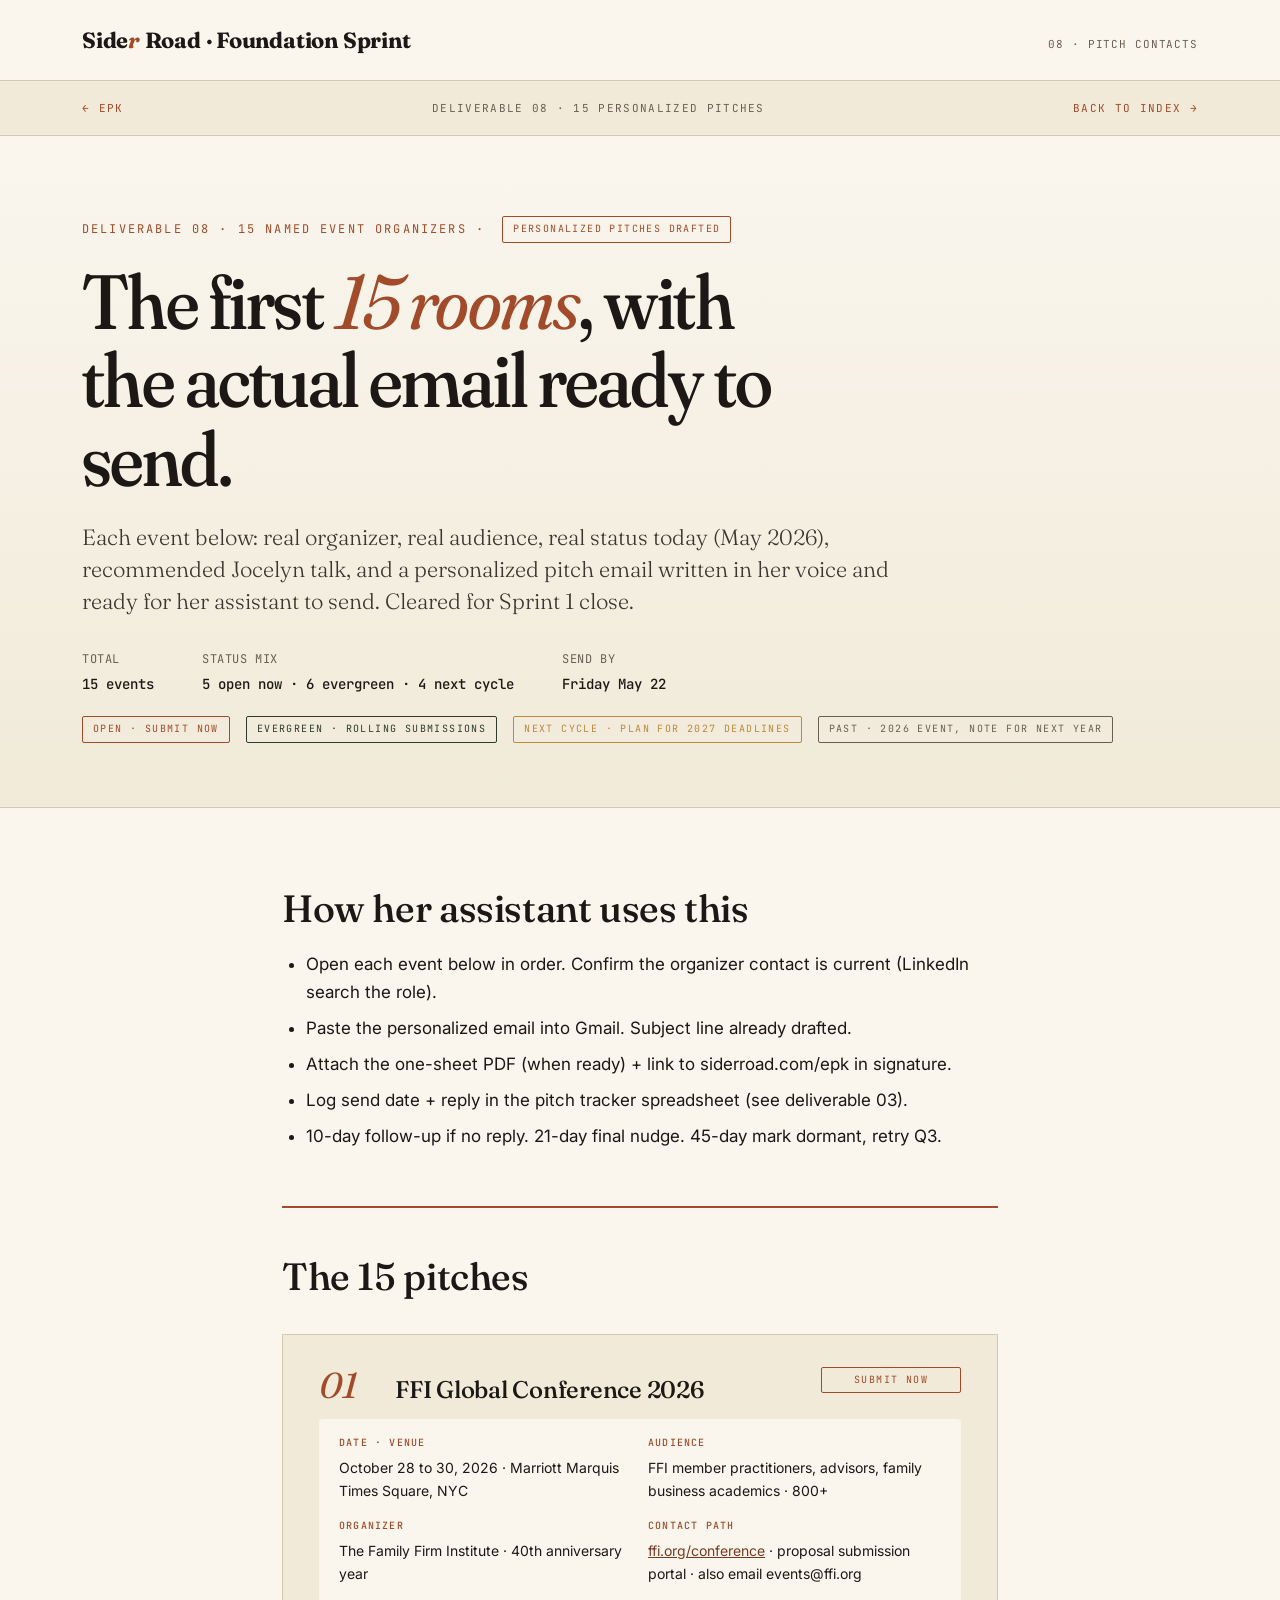
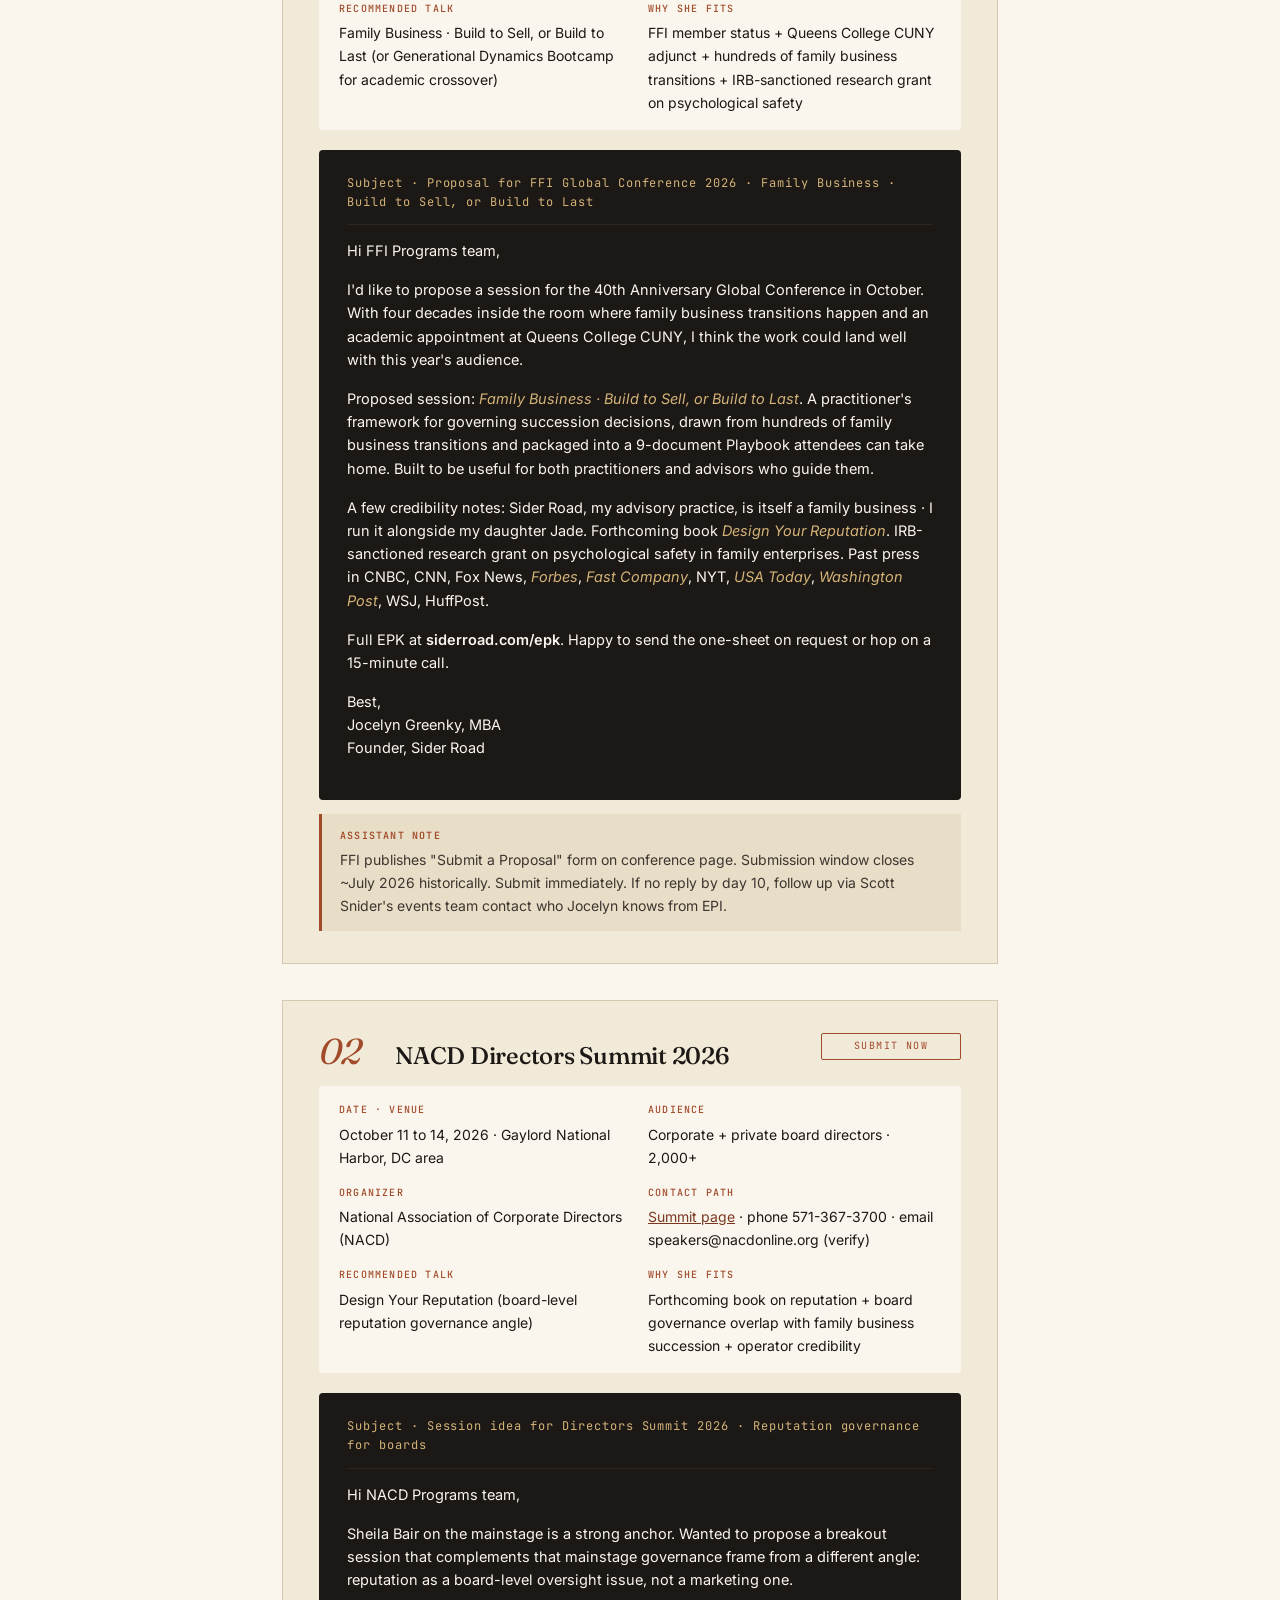
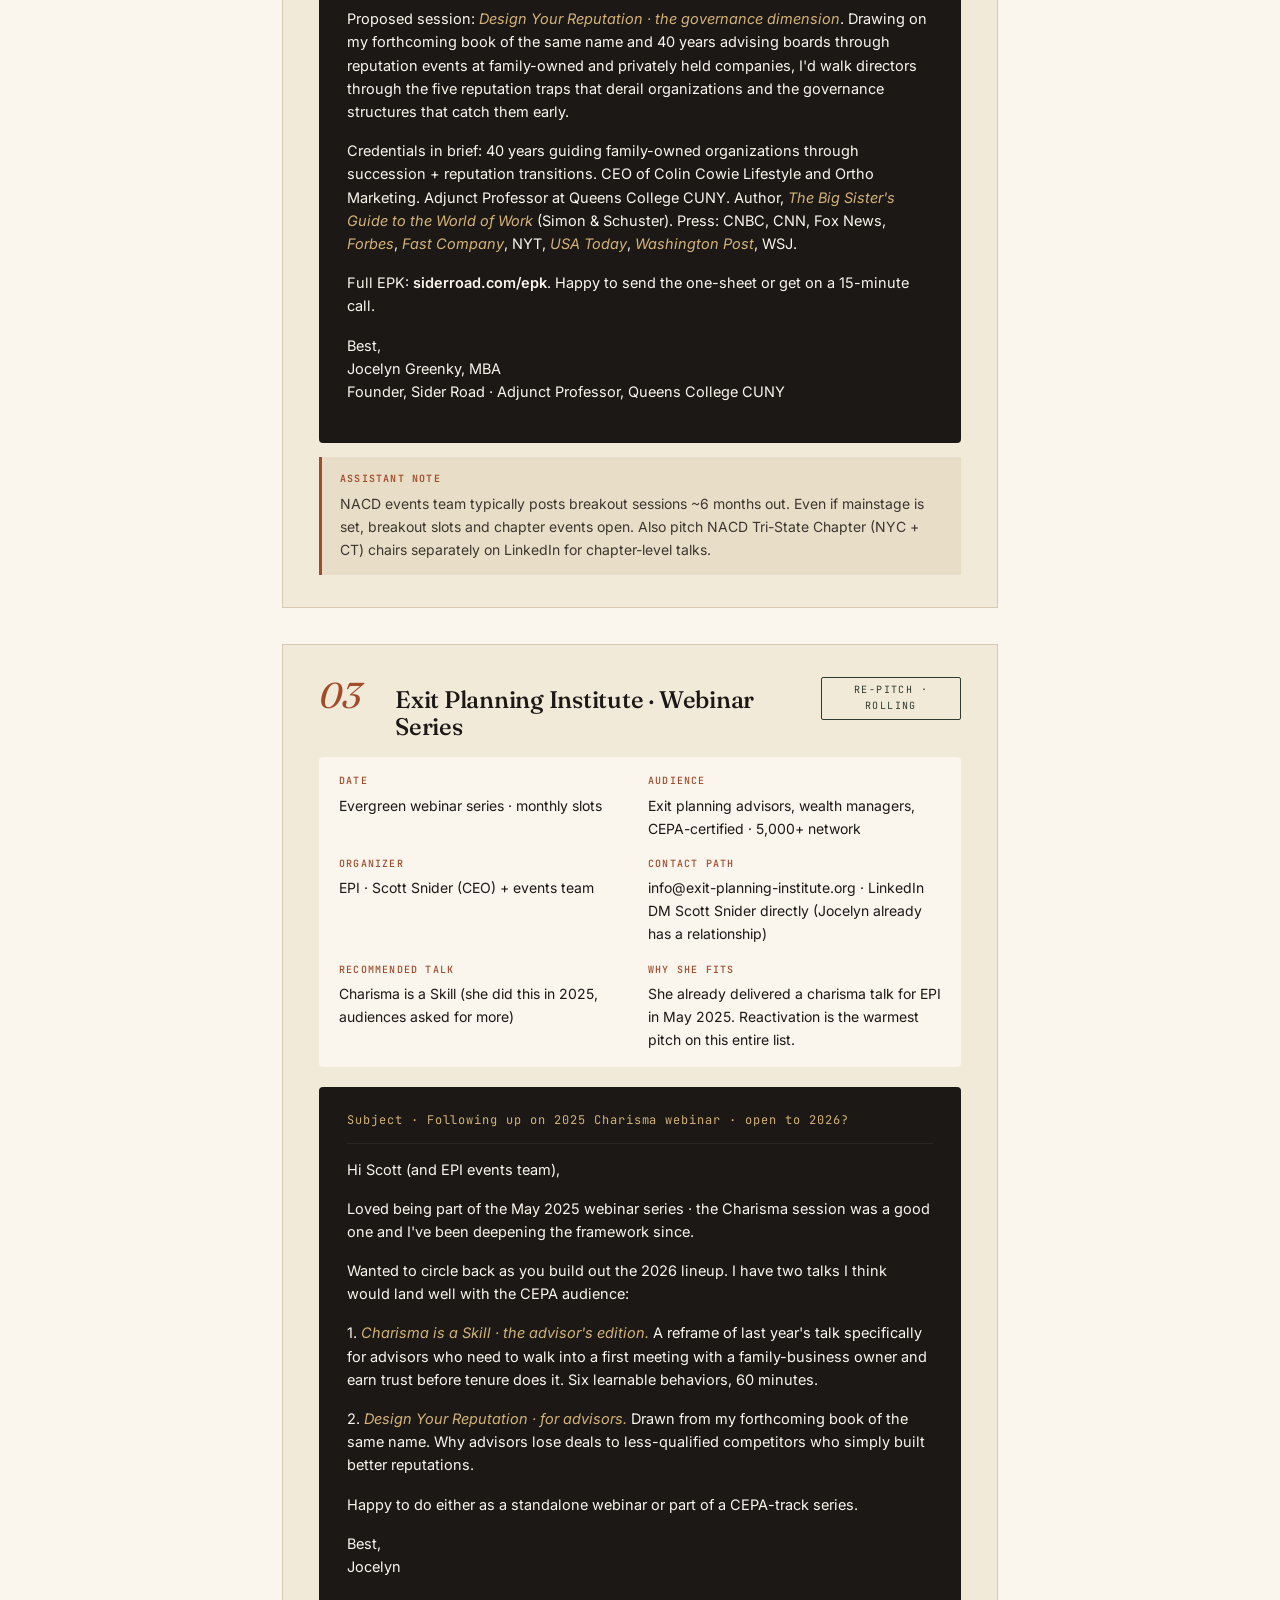
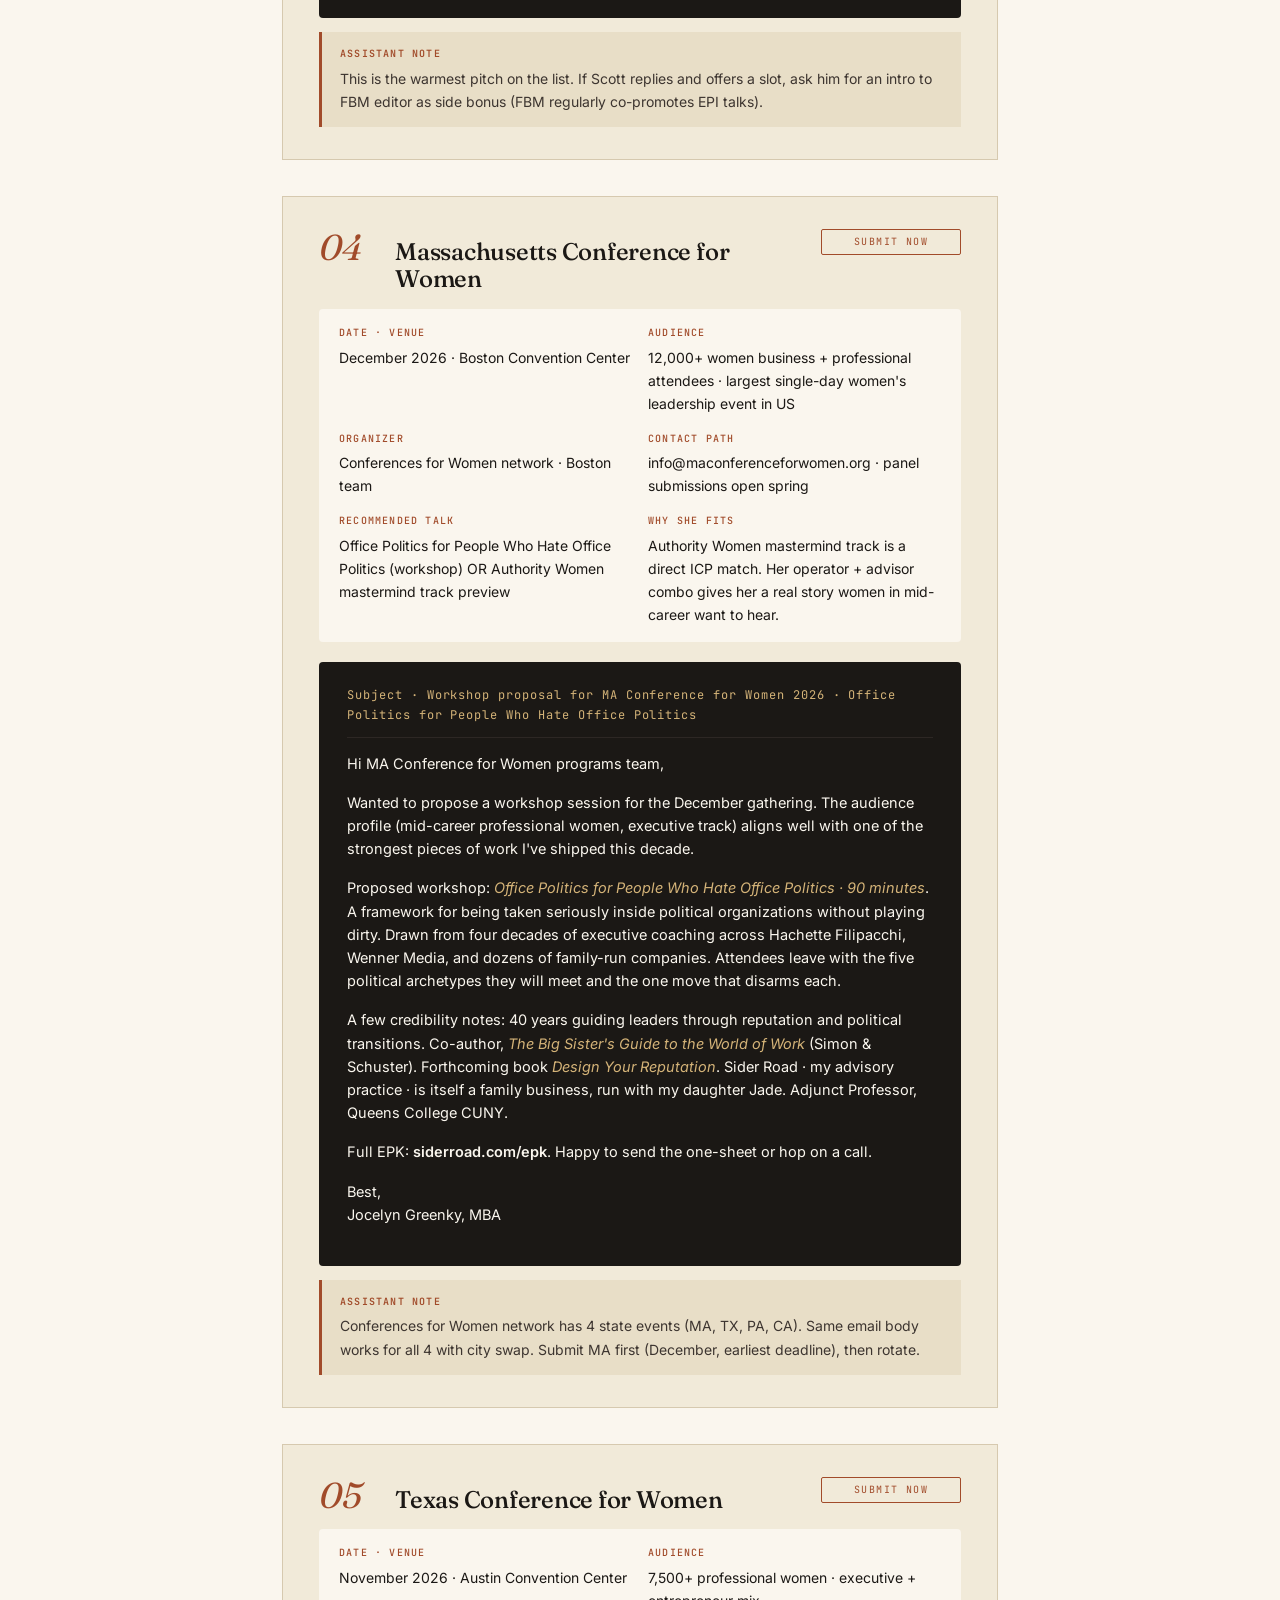
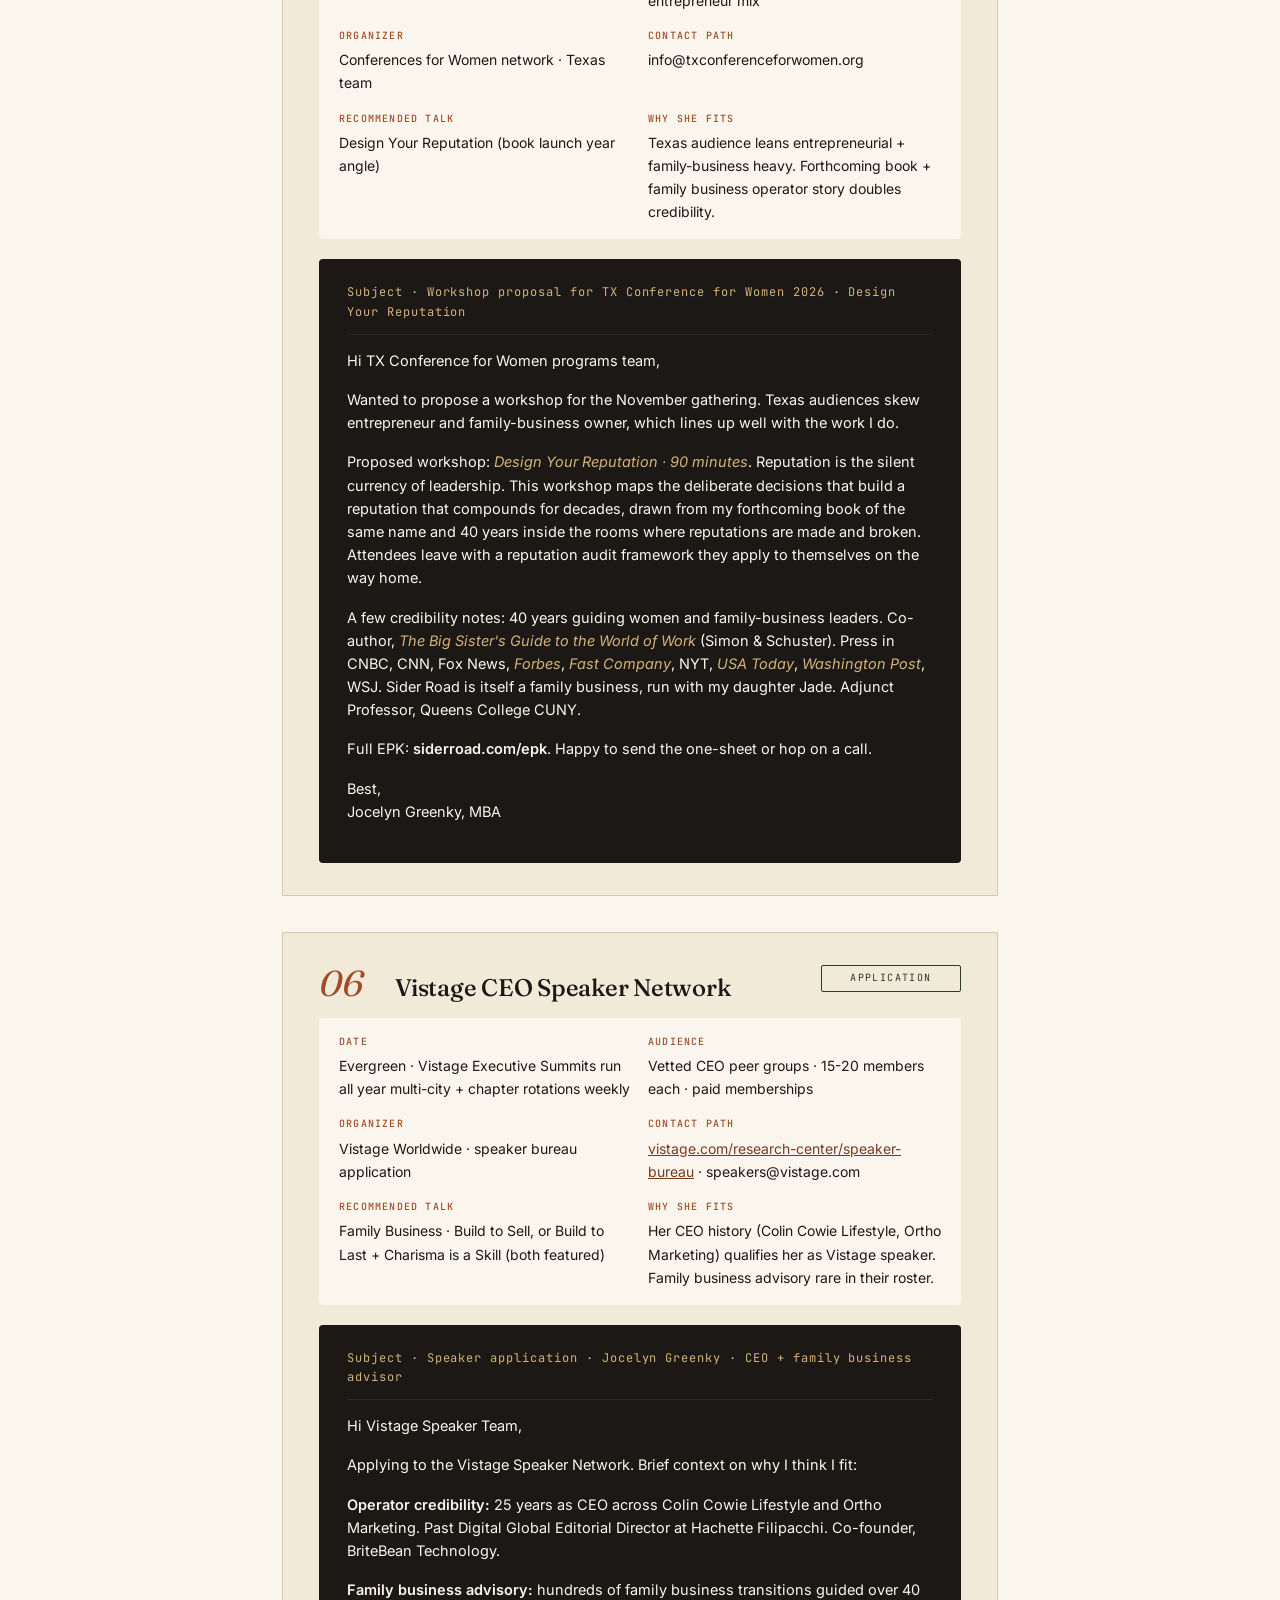
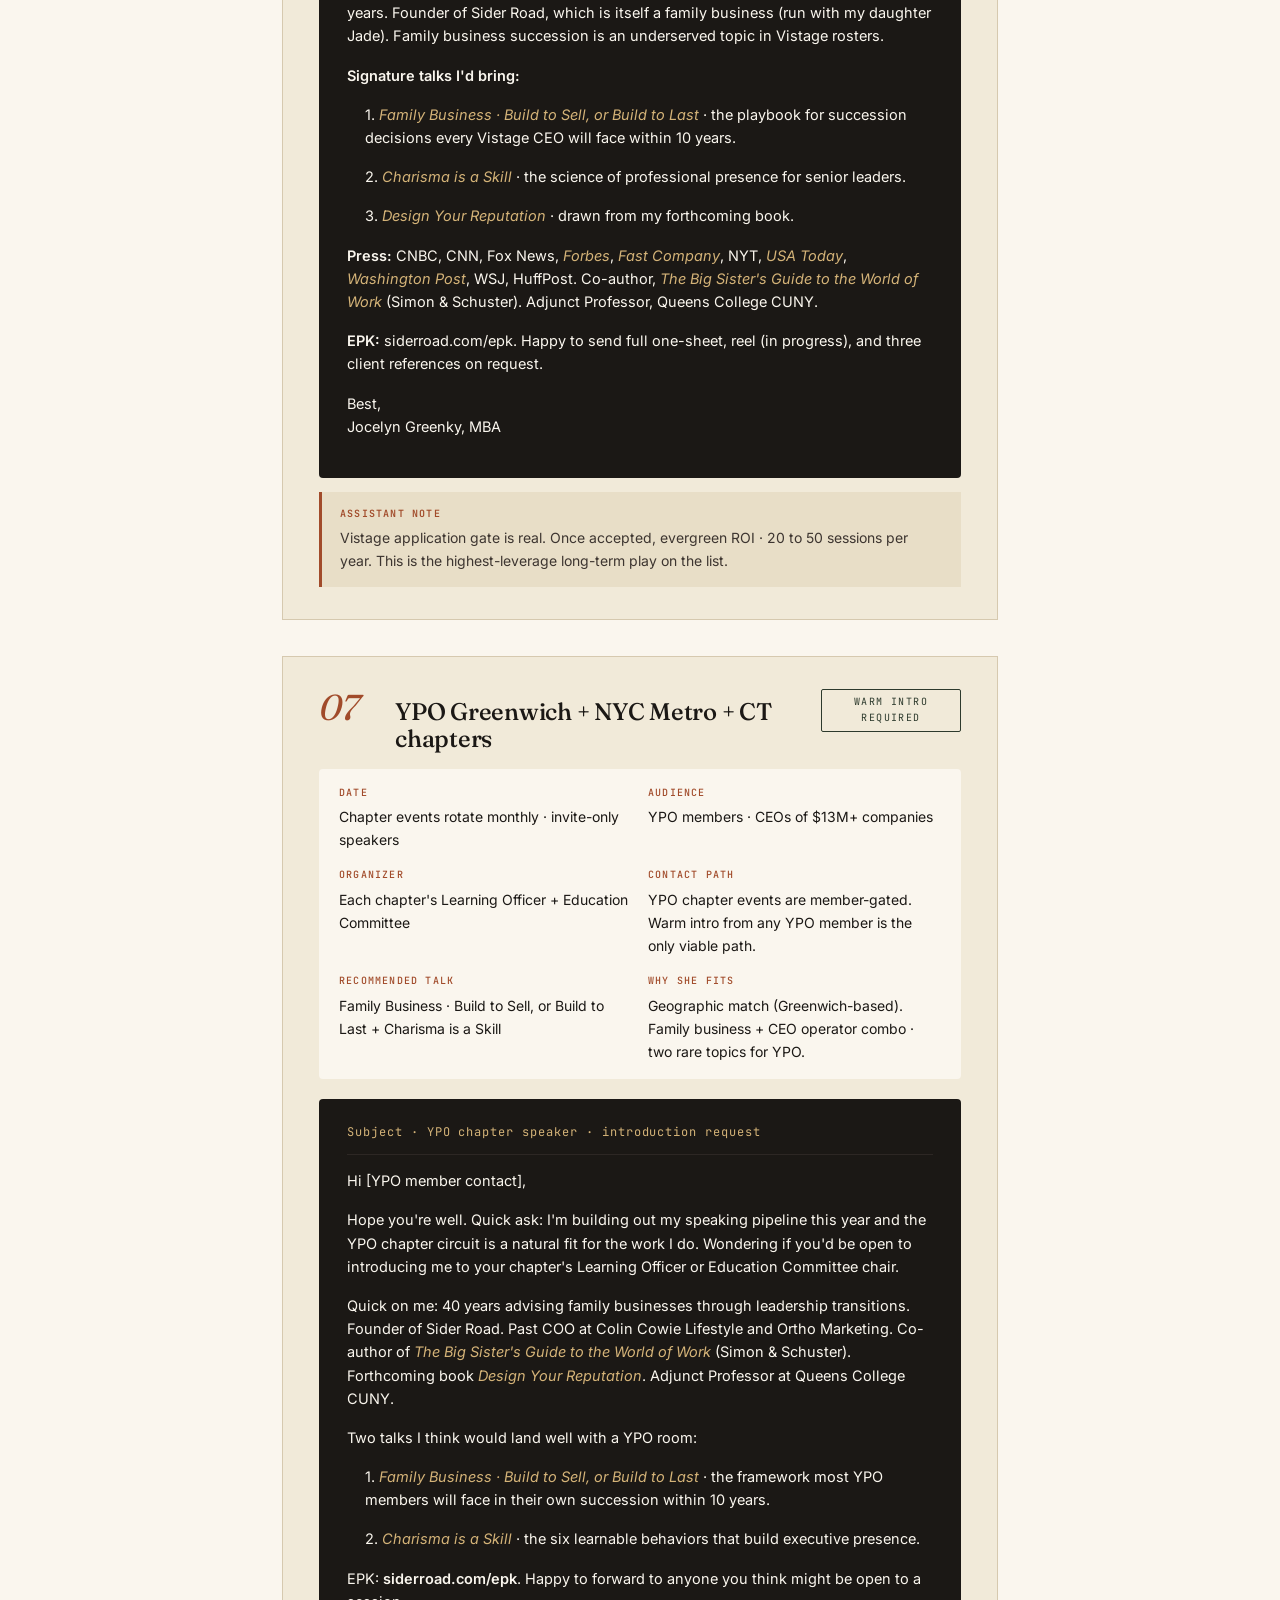
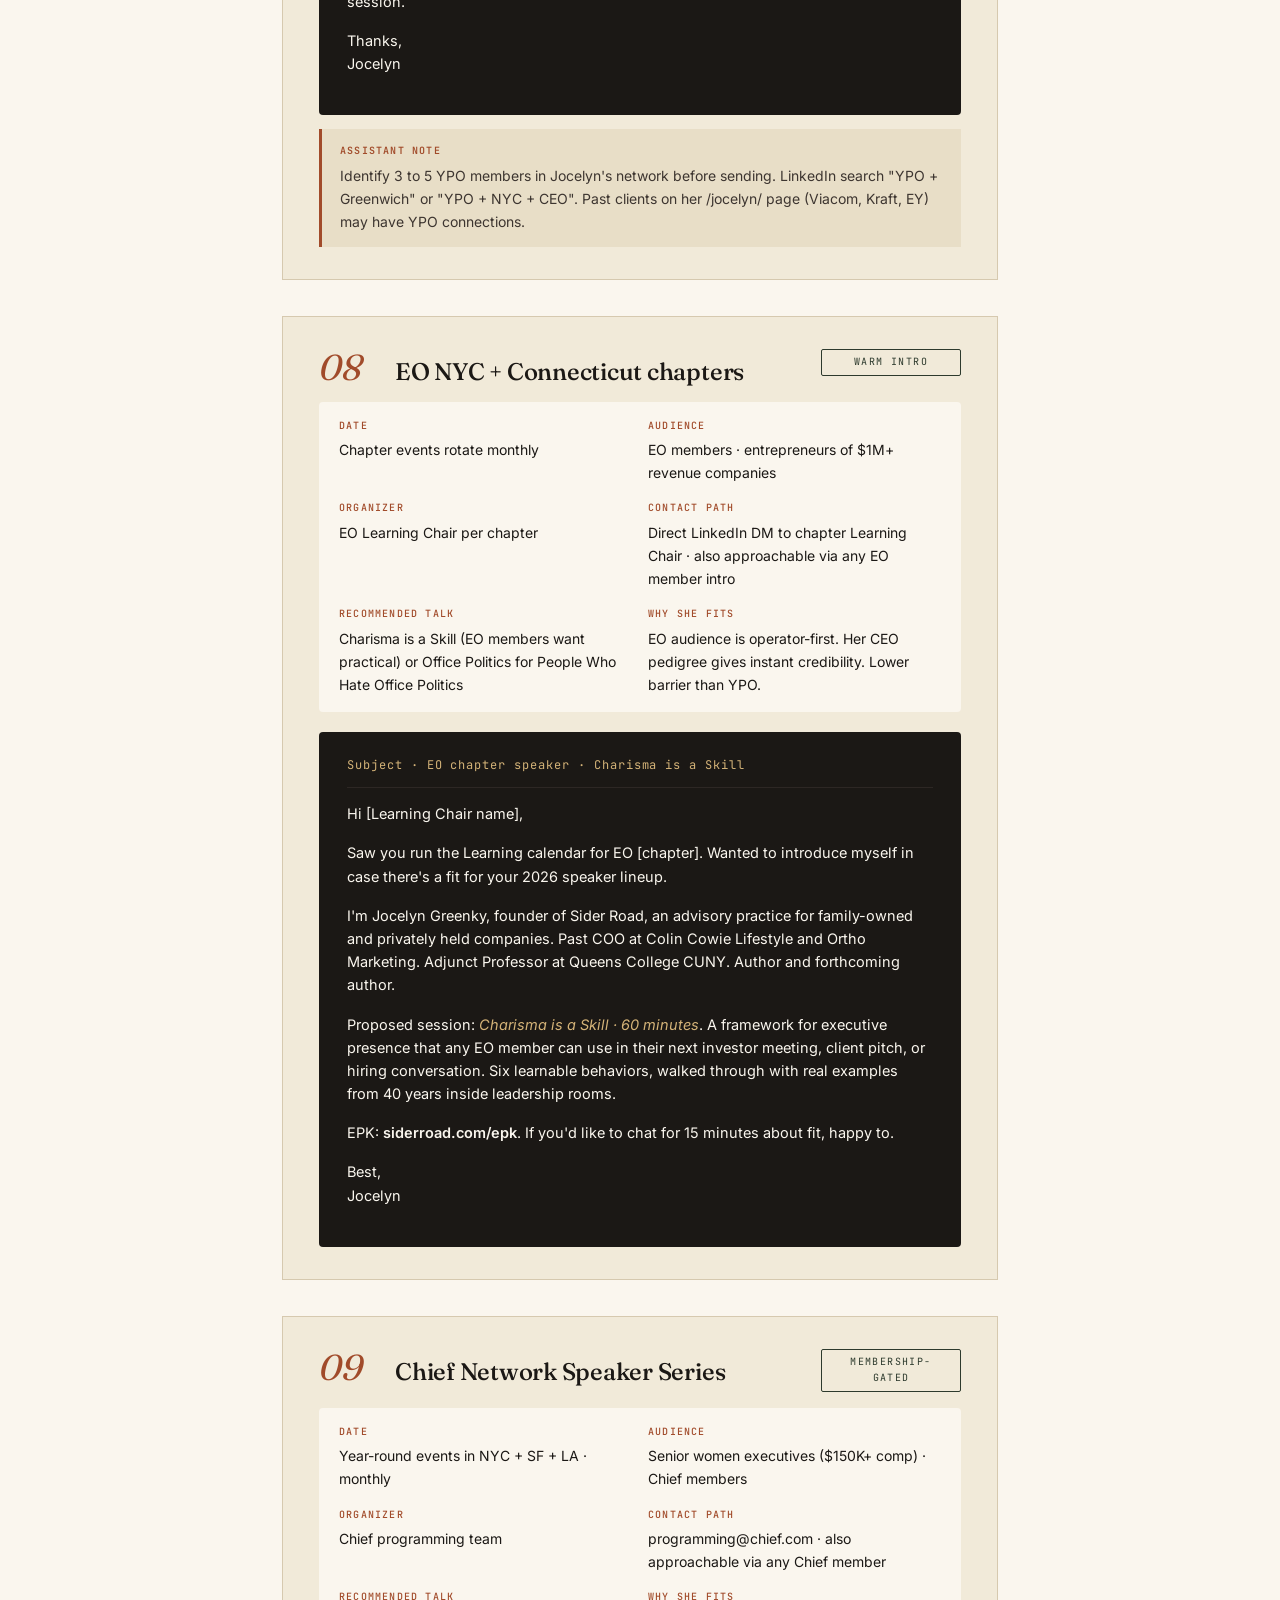
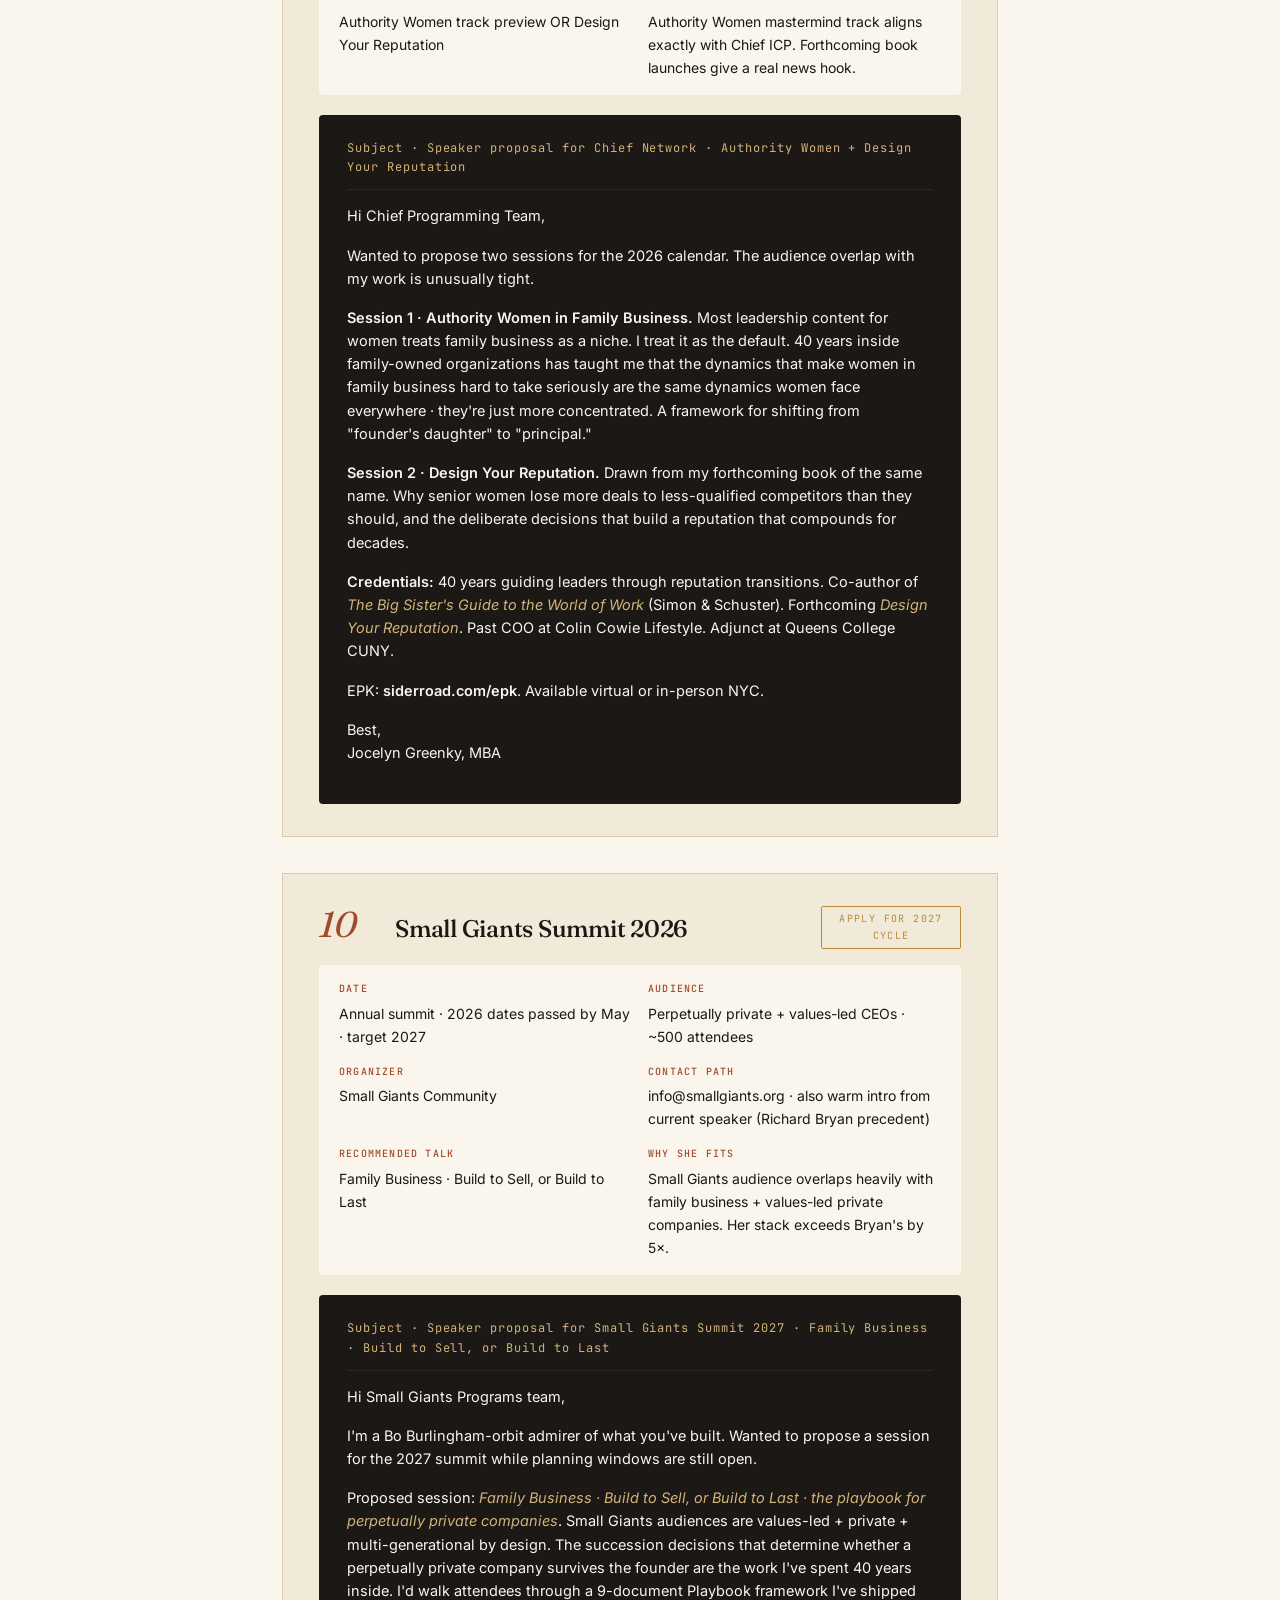
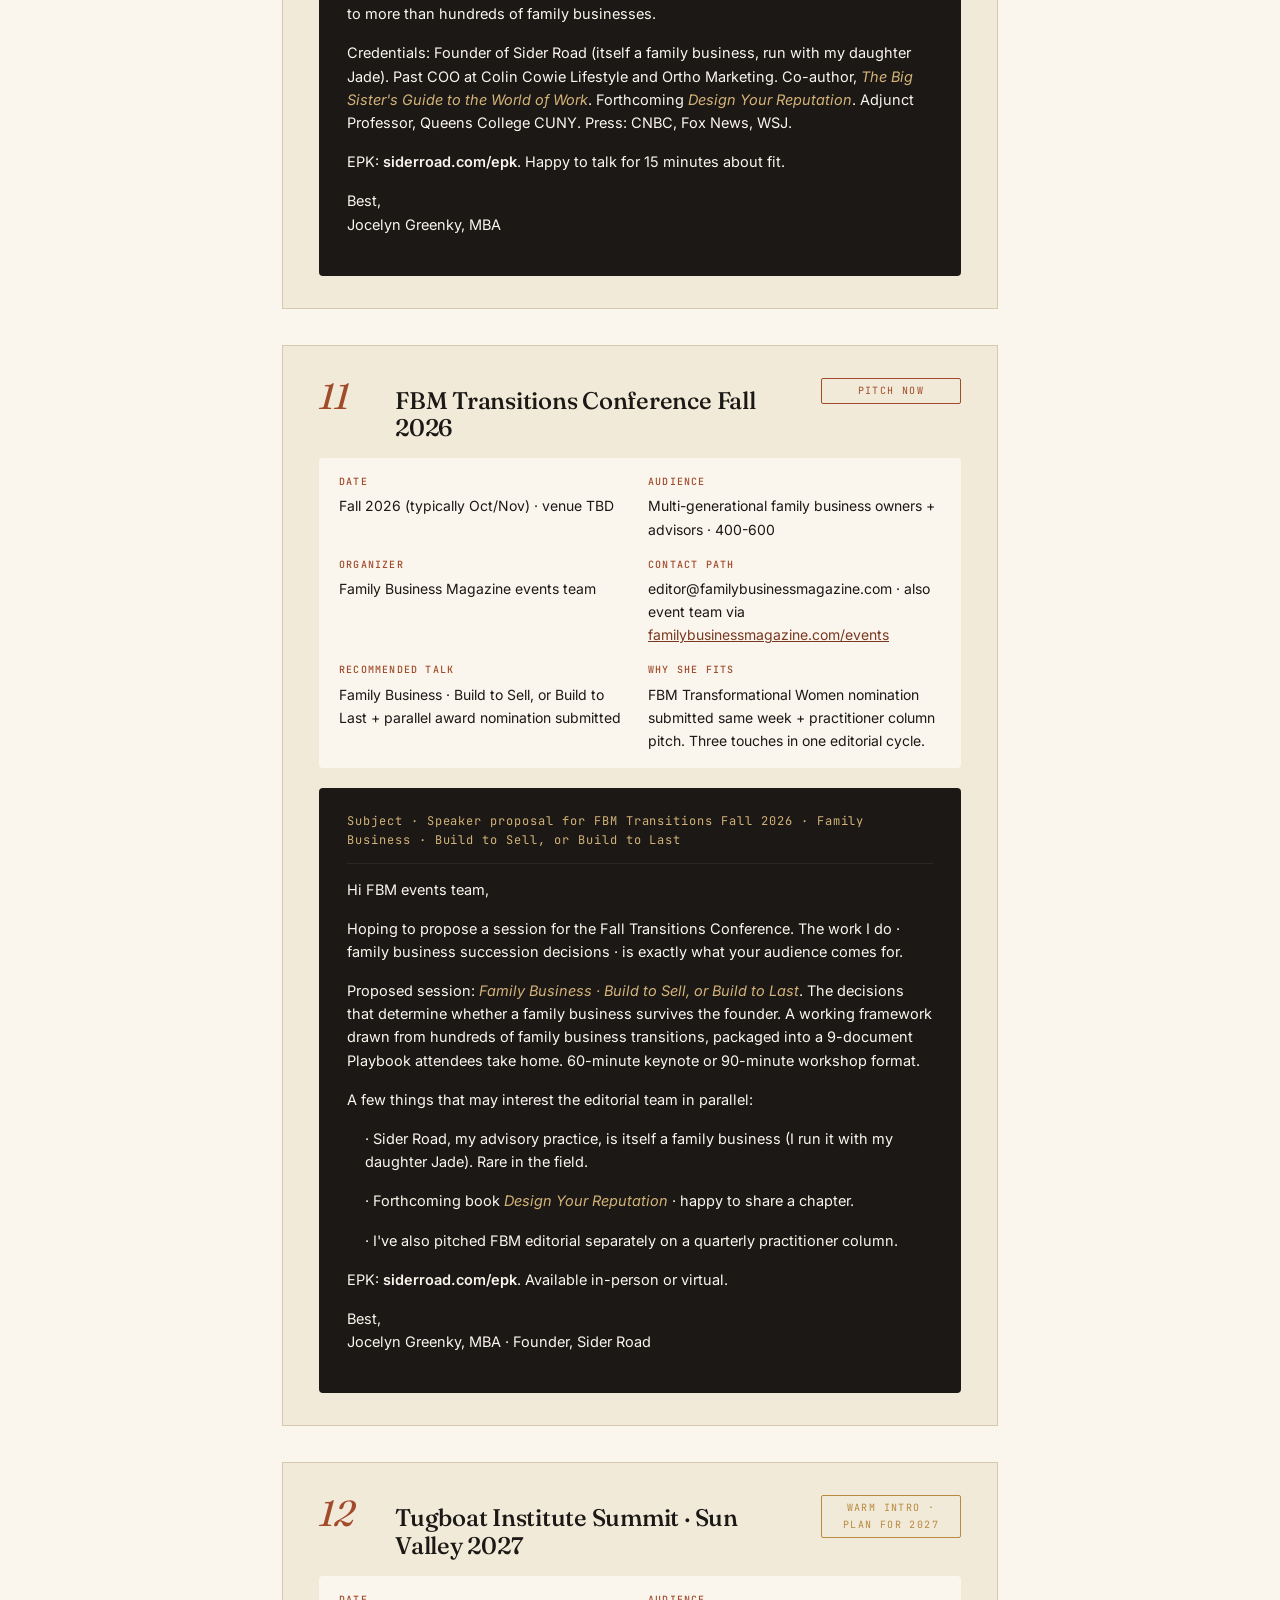
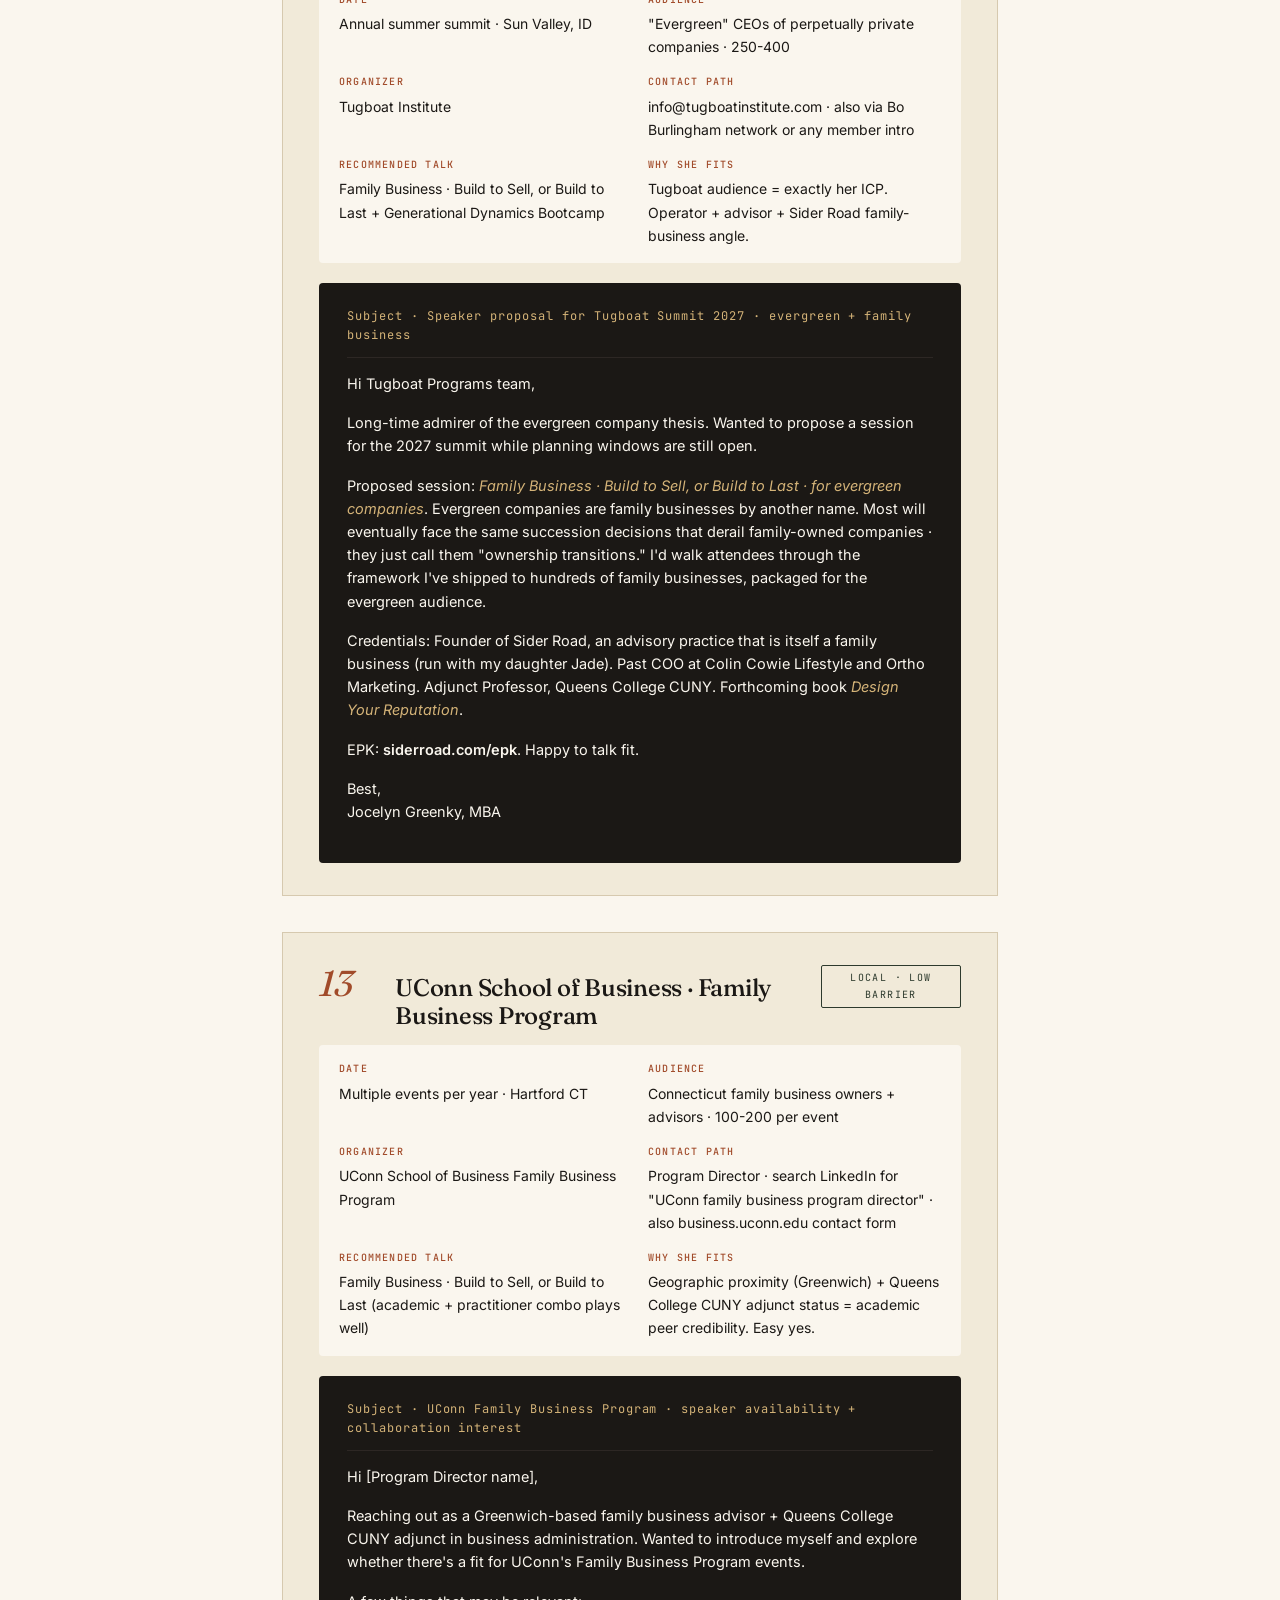
<file: 08_pitch_contacts.html>
<!DOCTYPE html>
<html lang="en">
<head>
<meta charset="UTF-8" />
<meta name="viewport" content="width=device-width, initial-scale=1.0" />
<title>08 · Pitch Contacts · Sider Road Sprint</title>
<link rel="preconnect" href="https://fonts.googleapis.com" />
<link rel="preconnect" href="https://fonts.gstatic.com" crossorigin />
<link href="https://fonts.googleapis.com/css2?family=Fraunces:opsz,wght,SOFT@9..144,300..900,30..100&family=Inter:wght@300;400;500;600;700&family=JetBrains+Mono:wght@400;500&display=swap" rel="stylesheet" />
<link rel="stylesheet" href="_shared.css" />
<style>
  .pitch-card {
    background: var(--paper-shade);
    border: 1px solid var(--rule);
    padding: 32px 36px;
    margin: 36px 0;
  }
  .pitch-head {
    display: grid;
    grid-template-columns: 60px 1fr 140px;
    gap: 16px;
    margin-bottom: 16px;
    align-items: baseline;
  }
  .pitch-num {
    font-family: 'Fraunces', serif;
    font-style: italic;
    font-size: 36px;
    color: var(--sienna);
    line-height: 1;
  }
  .pitch-card h3 {
    font-family: 'Fraunces', serif;
    font-size: 24px;
    font-weight: 500;
    line-height: 1.15;
    margin: 0;
  }
  .pitch-status {
    font-family: 'JetBrains Mono', monospace;
    font-size: 10px;
    letter-spacing: 0.14em;
    text-transform: uppercase;
    padding: 4px 10px;
    border: 1px solid currentColor;
    border-radius: 2px;
    text-align: center;
    align-self: start;
  }
  .pitch-status.open { color: var(--sienna); }
  .pitch-status.evergreen { color: var(--forest); }
  .pitch-status.next-year { color: var(--gold); }
  .pitch-status.past { color: var(--ink-mute); opacity: 0.7; }
  .pitch-meta {
    display: grid;
    grid-template-columns: 1fr 1fr;
    gap: 16px;
    margin-bottom: 20px;
    padding: 16px 20px;
    background: var(--paper);
    border-radius: 4px;
    font-size: 14px;
  }
  .pitch-meta div strong {
    font-family: 'JetBrains Mono', monospace;
    font-size: 10px;
    letter-spacing: 0.12em;
    text-transform: uppercase;
    color: var(--sienna);
    display: block;
    margin-bottom: 4px;
    font-weight: 500;
  }
  .pitch-meta a { color: var(--sienna-deep); text-decoration: underline; }
  .pitch-email {
    background: var(--ink);
    color: var(--paper);
    padding: 24px 28px;
    border-radius: 4px;
    margin-top: 16px;
    font-size: 14.5px;
    line-height: 1.6;
  }
  .pitch-email strong { color: var(--paper); }
  .pitch-email em { color: var(--gold-soft); }
  .pitch-email .subject {
    font-family: 'JetBrains Mono', monospace;
    font-size: 12px;
    color: var(--gold-soft);
    letter-spacing: 0.08em;
    margin-bottom: 14px;
    padding-bottom: 12px;
    border-bottom: 1px solid #2d2724;
  }
  .pitch-note {
    margin-top: 14px;
    padding: 14px 18px;
    background: var(--paper-deep);
    border-left: 3px solid var(--sienna);
    font-size: 14px;
    color: var(--ink-soft);
  }
  .pitch-note strong { color: var(--sienna); font-family: 'JetBrains Mono', monospace; font-size: 10px; letter-spacing: 0.12em; text-transform: uppercase; display: block; margin-bottom: 4px; }
  .status-key {
    display: flex;
    gap: 16px;
    flex-wrap: wrap;
    margin-top: 20px;
    font-size: 13px;
  }
  .status-key span {
    padding: 4px 10px;
    border: 1px solid currentColor;
    border-radius: 2px;
    font-family: 'JetBrains Mono', monospace;
    font-size: 10px;
    letter-spacing: 0.14em;
    text-transform: uppercase;
  }
  @media (max-width: 800px) {
    .pitch-head { grid-template-columns: 40px 1fr; }
    .pitch-status { grid-column: 2; text-align: left; }
    .pitch-meta { grid-template-columns: 1fr; }
  }
</style>
</head>
<body>

<header class="masthead">
  <div class="container masthead-inner">
    <a href="index.html" class="masthead-logo">Side<span>r</span> Road · Foundation Sprint</a>
    <div class="masthead-meta">08 · Pitch Contacts</div>
  </div>
</header>

<div class="progress-strip">
  <div class="container">
    <div><a href="07_epk.html">← EPK</a></div>
    <div>Deliverable 08 · 15 Personalized Pitches</div>
    <div><a href="index.html">Back to Index →</a></div>
  </div>
</div>

<section class="hero">
  <div class="container">
    <div class="hero-eyebrow">Deliverable 08 · 15 named event organizers · <span class="status drafted">personalized pitches drafted</span></div>
    <h1>The first <em>15 rooms</em>, with the actual email ready to send.</h1>
    <p class="hero-lede">Each event below: real organizer, real audience, real status today (May 2026), recommended Jocelyn talk, and a personalized pitch email written in her voice and ready for her assistant to send. Cleared for Sprint 1 close.</p>
    <div class="hero-meta">
      <div>Total <strong>15 events</strong></div>
      <div>Status mix <strong>5 open now · 6 evergreen · 4 next cycle</strong></div>
      <div>Send by <strong>Friday May 22</strong></div>
    </div>
    <div class="status-key">
      <span style="color: var(--sienna);">OPEN · submit now</span>
      <span style="color: var(--forest);">EVERGREEN · rolling submissions</span>
      <span style="color: var(--gold);">NEXT CYCLE · plan for 2027 deadlines</span>
      <span style="color: var(--ink-mute);">PAST · 2026 event, note for next year</span>
    </div>
  </div>
</section>

<section class="content">
  <div class="container-narrow">
    <div class="prose">

      <h2>How her assistant uses this</h2>
      <ul>
        <li>Open each event below in order. Confirm the organizer contact is current (LinkedIn search the role).</li>
        <li>Paste the personalized email into Gmail. Subject line already drafted.</li>
        <li>Attach the one-sheet PDF (when ready) + link to siderroad.com/epk in signature.</li>
        <li>Log send date + reply in the pitch tracker spreadsheet (see deliverable 03).</li>
        <li>10-day follow-up if no reply. 21-day final nudge. 45-day mark dormant, retry Q3.</li>
      </ul>

      <h2 style="border-top: 2px solid var(--sienna); padding-top: 48px;">The 15 pitches</h2>

      <!-- PITCH 01 -->
      <div class="pitch-card">
        <div class="pitch-head">
          <div class="pitch-num">01</div>
          <h3>FFI Global Conference 2026</h3>
          <span class="pitch-status open">Submit now</span>
        </div>
        <div class="pitch-meta">
          <div><strong>Date · Venue</strong>October 28 to 30, 2026 · Marriott Marquis Times Square, NYC</div>
          <div><strong>Audience</strong>FFI member practitioners, advisors, family business academics · 800+</div>
          <div><strong>Organizer</strong>The Family Firm Institute · 40th anniversary year</div>
          <div><strong>Contact path</strong><a href="https://www.ffi.org/conference/" target="_blank" rel="noopener">ffi.org/conference</a> · proposal submission portal · also email events@ffi.org</div>
          <div><strong>Recommended talk</strong>Family Business · Build to Sell, or Build to Last (or Generational Dynamics Bootcamp for academic crossover)</div>
          <div><strong>Why she fits</strong>FFI member status + Queens College CUNY adjunct + hundreds of family business transitions + IRB-sanctioned research grant on psychological safety</div>
        </div>
        <div class="pitch-email">
          <div class="subject">Subject · Proposal for FFI Global Conference 2026 · Family Business · Build to Sell, or Build to Last</div>
          <p>Hi FFI Programs team,</p>
          <p style="margin-top: 12px;">I'd like to propose a session for the 40th Anniversary Global Conference in October. With four decades inside the room where family business transitions happen and an academic appointment at Queens College CUNY, I think the work could land well with this year's audience.</p>
          <p style="margin-top: 12px;">Proposed session: <em>Family Business · Build to Sell, or Build to Last</em>. A practitioner's framework for governing succession decisions, drawn from hundreds of family business transitions and packaged into a 9-document Playbook attendees can take home. Built to be useful for both practitioners and advisors who guide them.</p>
          <p style="margin-top: 12px;">A few credibility notes: Sider Road, my advisory practice, is itself a family business · I run it alongside my daughter Jade. Forthcoming book <em>Design Your Reputation</em>. IRB-sanctioned research grant on psychological safety in family enterprises. Past press in CNBC, CNN, Fox News, <em>Forbes</em>, <em>Fast Company</em>, NYT, <em>USA Today</em>, <em>Washington Post</em>, WSJ, HuffPost.</p>
          <p style="margin-top: 12px;">Full EPK at <strong>siderroad.com/epk</strong>. Happy to send the one-sheet on request or hop on a 15-minute call.</p>
          <p style="margin-top: 12px;">Best,<br />Jocelyn Greenky, MBA<br />Founder, Sider Road</p>
        </div>
        <div class="pitch-note"><strong>Assistant note</strong>FFI publishes "Submit a Proposal" form on conference page. Submission window closes ~July 2026 historically. Submit immediately. If no reply by day 10, follow up via Scott Snider's events team contact who Jocelyn knows from EPI.</div>
      </div>

      <!-- PITCH 02 -->
      <div class="pitch-card">
        <div class="pitch-head">
          <div class="pitch-num">02</div>
          <h3>NACD Directors Summit 2026</h3>
          <span class="pitch-status open">Submit now</span>
        </div>
        <div class="pitch-meta">
          <div><strong>Date · Venue</strong>October 11 to 14, 2026 · Gaylord National Harbor, DC area</div>
          <div><strong>Audience</strong>Corporate + private board directors · 2,000+</div>
          <div><strong>Organizer</strong>National Association of Corporate Directors (NACD)</div>
          <div><strong>Contact path</strong><a href="https://www.nacdonline.org/nacd-events/national-events/nacd-directors-summit-2026/" target="_blank" rel="noopener">Summit page</a> · phone 571-367-3700 · email speakers@nacdonline.org (verify)</div>
          <div><strong>Recommended talk</strong>Design Your Reputation (board-level reputation governance angle)</div>
          <div><strong>Why she fits</strong>Forthcoming book on reputation + board governance overlap with family business succession + operator credibility</div>
        </div>
        <div class="pitch-email">
          <div class="subject">Subject · Session idea for Directors Summit 2026 · Reputation governance for boards</div>
          <p>Hi NACD Programs team,</p>
          <p style="margin-top: 12px;">Sheila Bair on the mainstage is a strong anchor. Wanted to propose a breakout session that complements that mainstage governance frame from a different angle: reputation as a board-level oversight issue, not a marketing one.</p>
          <p style="margin-top: 12px;">Proposed session: <em>Design Your Reputation · the governance dimension</em>. Drawing on my forthcoming book of the same name and 40 years advising boards through reputation events at family-owned and privately held companies, I'd walk directors through the five reputation traps that derail organizations and the governance structures that catch them early.</p>
          <p style="margin-top: 12px;">Credentials in brief: 40 years guiding family-owned organizations through succession + reputation transitions. CEO of Colin Cowie Lifestyle and Ortho Marketing. Adjunct Professor at Queens College CUNY. Author, <em>The Big Sister's Guide to the World of Work</em> (Simon &amp; Schuster). Press: CNBC, CNN, Fox News, <em>Forbes</em>, <em>Fast Company</em>, NYT, <em>USA Today</em>, <em>Washington Post</em>, WSJ.</p>
          <p style="margin-top: 12px;">Full EPK: <strong>siderroad.com/epk</strong>. Happy to send the one-sheet or get on a 15-minute call.</p>
          <p style="margin-top: 12px;">Best,<br />Jocelyn Greenky, MBA<br />Founder, Sider Road · Adjunct Professor, Queens College CUNY</p>
        </div>
        <div class="pitch-note"><strong>Assistant note</strong>NACD events team typically posts breakout sessions ~6 months out. Even if mainstage is set, breakout slots and chapter events open. Also pitch NACD Tri-State Chapter (NYC + CT) chairs separately on LinkedIn for chapter-level talks.</div>
      </div>

      <!-- PITCH 03 -->
      <div class="pitch-card">
        <div class="pitch-head">
          <div class="pitch-num">03</div>
          <h3>Exit Planning Institute · Webinar Series</h3>
          <span class="pitch-status evergreen">RE-PITCH · rolling</span>
        </div>
        <div class="pitch-meta">
          <div><strong>Date</strong>Evergreen webinar series · monthly slots</div>
          <div><strong>Audience</strong>Exit planning advisors, wealth managers, CEPA-certified · 5,000+ network</div>
          <div><strong>Organizer</strong>EPI · Scott Snider (CEO) + events team</div>
          <div><strong>Contact path</strong>info@exit-planning-institute.org · LinkedIn DM Scott Snider directly (Jocelyn already has a relationship)</div>
          <div><strong>Recommended talk</strong>Charisma is a Skill (she did this in 2025, audiences asked for more)</div>
          <div><strong>Why she fits</strong>She already delivered a charisma talk for EPI in May 2025. Reactivation is the warmest pitch on this entire list.</div>
        </div>
        <div class="pitch-email">
          <div class="subject">Subject · Following up on 2025 Charisma webinar · open to 2026?</div>
          <p>Hi Scott (and EPI events team),</p>
          <p style="margin-top: 12px;">Loved being part of the May 2025 webinar series · the Charisma session was a good one and I've been deepening the framework since.</p>
          <p style="margin-top: 12px;">Wanted to circle back as you build out the 2026 lineup. I have two talks I think would land well with the CEPA audience:</p>
          <p style="margin-top: 8px;">1. <em>Charisma is a Skill · the advisor's edition.</em> A reframe of last year's talk specifically for advisors who need to walk into a first meeting with a family-business owner and earn trust before tenure does it. Six learnable behaviors, 60 minutes.</p>
          <p style="margin-top: 8px;">2. <em>Design Your Reputation · for advisors.</em> Drawn from my forthcoming book of the same name. Why advisors lose deals to less-qualified competitors who simply built better reputations.</p>
          <p style="margin-top: 12px;">Happy to do either as a standalone webinar or part of a CEPA-track series.</p>
          <p style="margin-top: 12px;">Best,<br />Jocelyn</p>
        </div>
        <div class="pitch-note"><strong>Assistant note</strong>This is the warmest pitch on the list. If Scott replies and offers a slot, ask him for an intro to FBM editor as side bonus (FBM regularly co-promotes EPI talks).</div>
      </div>

      <!-- PITCH 04 -->
      <div class="pitch-card">
        <div class="pitch-head">
          <div class="pitch-num">04</div>
          <h3>Massachusetts Conference for Women</h3>
          <span class="pitch-status open">Submit now</span>
        </div>
        <div class="pitch-meta">
          <div><strong>Date · Venue</strong>December 2026 · Boston Convention Center</div>
          <div><strong>Audience</strong>12,000+ women business + professional attendees · largest single-day women's leadership event in US</div>
          <div><strong>Organizer</strong>Conferences for Women network · Boston team</div>
          <div><strong>Contact path</strong>info@maconferenceforwomen.org · panel submissions open spring</div>
          <div><strong>Recommended talk</strong>Office Politics for People Who Hate Office Politics (workshop) OR Authority Women mastermind track preview</div>
          <div><strong>Why she fits</strong>Authority Women mastermind track is a direct ICP match. Her operator + advisor combo gives her a real story women in mid-career want to hear.</div>
        </div>
        <div class="pitch-email">
          <div class="subject">Subject · Workshop proposal for MA Conference for Women 2026 · Office Politics for People Who Hate Office Politics</div>
          <p>Hi MA Conference for Women programs team,</p>
          <p style="margin-top: 12px;">Wanted to propose a workshop session for the December gathering. The audience profile (mid-career professional women, executive track) aligns well with one of the strongest pieces of work I've shipped this decade.</p>
          <p style="margin-top: 12px;">Proposed workshop: <em>Office Politics for People Who Hate Office Politics · 90 minutes</em>. A framework for being taken seriously inside political organizations without playing dirty. Drawn from four decades of executive coaching across Hachette Filipacchi, Wenner Media, and dozens of family-run companies. Attendees leave with the five political archetypes they will meet and the one move that disarms each.</p>
          <p style="margin-top: 12px;">A few credibility notes: 40 years guiding leaders through reputation and political transitions. Co-author, <em>The Big Sister's Guide to the World of Work</em> (Simon &amp; Schuster). Forthcoming book <em>Design Your Reputation</em>. Sider Road · my advisory practice · is itself a family business, run with my daughter Jade. Adjunct Professor, Queens College CUNY.</p>
          <p style="margin-top: 12px;">Full EPK: <strong>siderroad.com/epk</strong>. Happy to send the one-sheet or hop on a call.</p>
          <p style="margin-top: 12px;">Best,<br />Jocelyn Greenky, MBA</p>
        </div>
        <div class="pitch-note"><strong>Assistant note</strong>Conferences for Women network has 4 state events (MA, TX, PA, CA). Same email body works for all 4 with city swap. Submit MA first (December, earliest deadline), then rotate.</div>
      </div>

      <!-- PITCH 05 -->
      <div class="pitch-card">
        <div class="pitch-head">
          <div class="pitch-num">05</div>
          <h3>Texas Conference for Women</h3>
          <span class="pitch-status open">Submit now</span>
        </div>
        <div class="pitch-meta">
          <div><strong>Date · Venue</strong>November 2026 · Austin Convention Center</div>
          <div><strong>Audience</strong>7,500+ professional women · executive + entrepreneur mix</div>
          <div><strong>Organizer</strong>Conferences for Women network · Texas team</div>
          <div><strong>Contact path</strong>info@txconferenceforwomen.org</div>
          <div><strong>Recommended talk</strong>Design Your Reputation (book launch year angle)</div>
          <div><strong>Why she fits</strong>Texas audience leans entrepreneurial + family-business heavy. Forthcoming book + family business operator story doubles credibility.</div>
        </div>
        <div class="pitch-email">
          <div class="subject">Subject · Workshop proposal for TX Conference for Women 2026 · Design Your Reputation</div>
          <p>Hi TX Conference for Women programs team,</p>
          <p style="margin-top: 12px;">Wanted to propose a workshop for the November gathering. Texas audiences skew entrepreneur and family-business owner, which lines up well with the work I do.</p>
          <p style="margin-top: 12px;">Proposed workshop: <em>Design Your Reputation · 90 minutes</em>. Reputation is the silent currency of leadership. This workshop maps the deliberate decisions that build a reputation that compounds for decades, drawn from my forthcoming book of the same name and 40 years inside the rooms where reputations are made and broken. Attendees leave with a reputation audit framework they apply to themselves on the way home.</p>
          <p style="margin-top: 12px;">A few credibility notes: 40 years guiding women and family-business leaders. Co-author, <em>The Big Sister's Guide to the World of Work</em> (Simon &amp; Schuster). Press in CNBC, CNN, Fox News, <em>Forbes</em>, <em>Fast Company</em>, NYT, <em>USA Today</em>, <em>Washington Post</em>, WSJ. Sider Road is itself a family business, run with my daughter Jade. Adjunct Professor, Queens College CUNY.</p>
          <p style="margin-top: 12px;">Full EPK: <strong>siderroad.com/epk</strong>. Happy to send the one-sheet or hop on a call.</p>
          <p style="margin-top: 12px;">Best,<br />Jocelyn Greenky, MBA</p>
        </div>
      </div>

      <!-- PITCH 06 -->
      <div class="pitch-card">
        <div class="pitch-head">
          <div class="pitch-num">06</div>
          <h3>Vistage CEO Speaker Network</h3>
          <span class="pitch-status evergreen">Application</span>
        </div>
        <div class="pitch-meta">
          <div><strong>Date</strong>Evergreen · Vistage Executive Summits run all year multi-city + chapter rotations weekly</div>
          <div><strong>Audience</strong>Vetted CEO peer groups · 15-20 members each · paid memberships</div>
          <div><strong>Organizer</strong>Vistage Worldwide · speaker bureau application</div>
          <div><strong>Contact path</strong><a href="https://www.vistage.com/research-center/speaker-bureau" target="_blank" rel="noopener">vistage.com/research-center/speaker-bureau</a> · speakers@vistage.com</div>
          <div><strong>Recommended talk</strong>Family Business · Build to Sell, or Build to Last + Charisma is a Skill (both featured)</div>
          <div><strong>Why she fits</strong>Her CEO history (Colin Cowie Lifestyle, Ortho Marketing) qualifies her as Vistage speaker. Family business advisory rare in their roster.</div>
        </div>
        <div class="pitch-email">
          <div class="subject">Subject · Speaker application · Jocelyn Greenky · CEO + family business advisor</div>
          <p>Hi Vistage Speaker Team,</p>
          <p style="margin-top: 12px;">Applying to the Vistage Speaker Network. Brief context on why I think I fit:</p>
          <p style="margin-top: 12px;"><strong>Operator credibility:</strong> 25 years as CEO across Colin Cowie Lifestyle and Ortho Marketing. Past Digital Global Editorial Director at Hachette Filipacchi. Co-founder, BriteBean Technology.</p>
          <p style="margin-top: 8px;"><strong>Family business advisory:</strong> hundreds of family business transitions guided over 40 years. Founder of Sider Road, which is itself a family business (run with my daughter Jade). Family business succession is an underserved topic in Vistage rosters.</p>
          <p style="margin-top: 8px;"><strong>Signature talks I'd bring:</strong></p>
          <p style="margin-left: 18px;">1. <em>Family Business · Build to Sell, or Build to Last</em> · the playbook for succession decisions every Vistage CEO will face within 10 years.</p>
          <p style="margin-left: 18px;">2. <em>Charisma is a Skill</em> · the science of professional presence for senior leaders.</p>
          <p style="margin-left: 18px;">3. <em>Design Your Reputation</em> · drawn from my forthcoming book.</p>
          <p style="margin-top: 12px;"><strong>Press:</strong> CNBC, CNN, Fox News, <em>Forbes</em>, <em>Fast Company</em>, NYT, <em>USA Today</em>, <em>Washington Post</em>, WSJ, HuffPost. Co-author, <em>The Big Sister's Guide to the World of Work</em> (Simon &amp; Schuster). Adjunct Professor, Queens College CUNY.</p>
          <p style="margin-top: 12px;"><strong>EPK:</strong> siderroad.com/epk. Happy to send full one-sheet, reel (in progress), and three client references on request.</p>
          <p style="margin-top: 12px;">Best,<br />Jocelyn Greenky, MBA</p>
        </div>
        <div class="pitch-note"><strong>Assistant note</strong>Vistage application gate is real. Once accepted, evergreen ROI · 20 to 50 sessions per year. This is the highest-leverage long-term play on the list.</div>
      </div>

      <!-- PITCH 07 -->
      <div class="pitch-card">
        <div class="pitch-head">
          <div class="pitch-num">07</div>
          <h3>YPO Greenwich + NYC Metro + CT chapters</h3>
          <span class="pitch-status evergreen">Warm intro required</span>
        </div>
        <div class="pitch-meta">
          <div><strong>Date</strong>Chapter events rotate monthly · invite-only speakers</div>
          <div><strong>Audience</strong>YPO members · CEOs of $13M+ companies</div>
          <div><strong>Organizer</strong>Each chapter's Learning Officer + Education Committee</div>
          <div><strong>Contact path</strong>YPO chapter events are member-gated. Warm intro from any YPO member is the only viable path.</div>
          <div><strong>Recommended talk</strong>Family Business · Build to Sell, or Build to Last + Charisma is a Skill</div>
          <div><strong>Why she fits</strong>Geographic match (Greenwich-based). Family business + CEO operator combo · two rare topics for YPO.</div>
        </div>
        <div class="pitch-email">
          <div class="subject">Subject · YPO chapter speaker · introduction request</div>
          <p>Hi [YPO member contact],</p>
          <p style="margin-top: 12px;">Hope you're well. Quick ask: I'm building out my speaking pipeline this year and the YPO chapter circuit is a natural fit for the work I do. Wondering if you'd be open to introducing me to your chapter's Learning Officer or Education Committee chair.</p>
          <p style="margin-top: 12px;">Quick on me: 40 years advising family businesses through leadership transitions. Founder of Sider Road. Past COO at Colin Cowie Lifestyle and Ortho Marketing. Co-author of <em>The Big Sister's Guide to the World of Work</em> (Simon &amp; Schuster). Forthcoming book <em>Design Your Reputation</em>. Adjunct Professor at Queens College CUNY.</p>
          <p style="margin-top: 12px;">Two talks I think would land well with a YPO room:</p>
          <p style="margin-left: 18px;">1. <em>Family Business · Build to Sell, or Build to Last</em> · the framework most YPO members will face in their own succession within 10 years.</p>
          <p style="margin-left: 18px;">2. <em>Charisma is a Skill</em> · the six learnable behaviors that build executive presence.</p>
          <p style="margin-top: 12px;">EPK: <strong>siderroad.com/epk</strong>. Happy to forward to anyone you think might be open to a session.</p>
          <p style="margin-top: 12px;">Thanks,<br />Jocelyn</p>
        </div>
        <div class="pitch-note"><strong>Assistant note</strong>Identify 3 to 5 YPO members in Jocelyn's network before sending. LinkedIn search "YPO + Greenwich" or "YPO + NYC + CEO". Past clients on her /jocelyn/ page (Viacom, Kraft, EY) may have YPO connections.</div>
      </div>

      <!-- PITCH 08 -->
      <div class="pitch-card">
        <div class="pitch-head">
          <div class="pitch-num">08</div>
          <h3>EO NYC + Connecticut chapters</h3>
          <span class="pitch-status evergreen">Warm intro</span>
        </div>
        <div class="pitch-meta">
          <div><strong>Date</strong>Chapter events rotate monthly</div>
          <div><strong>Audience</strong>EO members · entrepreneurs of $1M+ revenue companies</div>
          <div><strong>Organizer</strong>EO Learning Chair per chapter</div>
          <div><strong>Contact path</strong>Direct LinkedIn DM to chapter Learning Chair · also approachable via any EO member intro</div>
          <div><strong>Recommended talk</strong>Charisma is a Skill (EO members want practical) or Office Politics for People Who Hate Office Politics</div>
          <div><strong>Why she fits</strong>EO audience is operator-first. Her CEO pedigree gives instant credibility. Lower barrier than YPO.</div>
        </div>
        <div class="pitch-email">
          <div class="subject">Subject · EO chapter speaker · Charisma is a Skill</div>
          <p>Hi [Learning Chair name],</p>
          <p style="margin-top: 12px;">Saw you run the Learning calendar for EO [chapter]. Wanted to introduce myself in case there's a fit for your 2026 speaker lineup.</p>
          <p style="margin-top: 12px;">I'm Jocelyn Greenky, founder of Sider Road, an advisory practice for family-owned and privately held companies. Past COO at Colin Cowie Lifestyle and Ortho Marketing. Adjunct Professor at Queens College CUNY. Author and forthcoming author.</p>
          <p style="margin-top: 12px;">Proposed session: <em>Charisma is a Skill · 60 minutes</em>. A framework for executive presence that any EO member can use in their next investor meeting, client pitch, or hiring conversation. Six learnable behaviors, walked through with real examples from 40 years inside leadership rooms.</p>
          <p style="margin-top: 12px;">EPK: <strong>siderroad.com/epk</strong>. If you'd like to chat for 15 minutes about fit, happy to.</p>
          <p style="margin-top: 12px;">Best,<br />Jocelyn</p>
        </div>
      </div>

      <!-- PITCH 09 -->
      <div class="pitch-card">
        <div class="pitch-head">
          <div class="pitch-num">09</div>
          <h3>Chief Network Speaker Series</h3>
          <span class="pitch-status evergreen">Membership-gated</span>
        </div>
        <div class="pitch-meta">
          <div><strong>Date</strong>Year-round events in NYC + SF + LA · monthly</div>
          <div><strong>Audience</strong>Senior women executives ($150K+ comp) · Chief members</div>
          <div><strong>Organizer</strong>Chief programming team</div>
          <div><strong>Contact path</strong>programming@chief.com · also approachable via any Chief member</div>
          <div><strong>Recommended talk</strong>Authority Women track preview OR Design Your Reputation</div>
          <div><strong>Why she fits</strong>Authority Women mastermind track aligns exactly with Chief ICP. Forthcoming book launches give a real news hook.</div>
        </div>
        <div class="pitch-email">
          <div class="subject">Subject · Speaker proposal for Chief Network · Authority Women + Design Your Reputation</div>
          <p>Hi Chief Programming Team,</p>
          <p style="margin-top: 12px;">Wanted to propose two sessions for the 2026 calendar. The audience overlap with my work is unusually tight.</p>
          <p style="margin-top: 12px;"><strong>Session 1 · Authority Women in Family Business.</strong> Most leadership content for women treats family business as a niche. I treat it as the default. 40 years inside family-owned organizations has taught me that the dynamics that make women in family business hard to take seriously are the same dynamics women face everywhere · they're just more concentrated. A framework for shifting from "founder's daughter" to "principal."</p>
          <p style="margin-top: 12px;"><strong>Session 2 · Design Your Reputation.</strong> Drawn from my forthcoming book of the same name. Why senior women lose more deals to less-qualified competitors than they should, and the deliberate decisions that build a reputation that compounds for decades.</p>
          <p style="margin-top: 12px;"><strong>Credentials:</strong> 40 years guiding leaders through reputation transitions. Co-author of <em>The Big Sister's Guide to the World of Work</em> (Simon &amp; Schuster). Forthcoming <em>Design Your Reputation</em>. Past COO at Colin Cowie Lifestyle. Adjunct at Queens College CUNY.</p>
          <p style="margin-top: 12px;">EPK: <strong>siderroad.com/epk</strong>. Available virtual or in-person NYC.</p>
          <p style="margin-top: 12px;">Best,<br />Jocelyn Greenky, MBA</p>
        </div>
      </div>

      <!-- PITCH 10 -->
      <div class="pitch-card">
        <div class="pitch-head">
          <div class="pitch-num">10</div>
          <h3>Small Giants Summit 2026</h3>
          <span class="pitch-status next-year">Apply for 2027 cycle</span>
        </div>
        <div class="pitch-meta">
          <div><strong>Date</strong>Annual summit · 2026 dates passed by May · target 2027</div>
          <div><strong>Audience</strong>Perpetually private + values-led CEOs · ~500 attendees</div>
          <div><strong>Organizer</strong>Small Giants Community</div>
          <div><strong>Contact path</strong>info@smallgiants.org · also warm intro from current speaker (Richard Bryan precedent)</div>
          <div><strong>Recommended talk</strong>Family Business · Build to Sell, or Build to Last</div>
          <div><strong>Why she fits</strong>Small Giants audience overlaps heavily with family business + values-led private companies. Her stack exceeds Bryan's by 5×.</div>
        </div>
        <div class="pitch-email">
          <div class="subject">Subject · Speaker proposal for Small Giants Summit 2027 · Family Business · Build to Sell, or Build to Last</div>
          <p>Hi Small Giants Programs team,</p>
          <p style="margin-top: 12px;">I'm a Bo Burlingham-orbit admirer of what you've built. Wanted to propose a session for the 2027 summit while planning windows are still open.</p>
          <p style="margin-top: 12px;">Proposed session: <em>Family Business · Build to Sell, or Build to Last · the playbook for perpetually private companies</em>. Small Giants audiences are values-led + private + multi-generational by design. The succession decisions that determine whether a perpetually private company survives the founder are the work I've spent 40 years inside. I'd walk attendees through a 9-document Playbook framework I've shipped to more than hundreds of family businesses.</p>
          <p style="margin-top: 12px;">Credentials: Founder of Sider Road (itself a family business, run with my daughter Jade). Past COO at Colin Cowie Lifestyle and Ortho Marketing. Co-author, <em>The Big Sister's Guide to the World of Work</em>. Forthcoming <em>Design Your Reputation</em>. Adjunct Professor, Queens College CUNY. Press: CNBC, Fox News, WSJ.</p>
          <p style="margin-top: 12px;">EPK: <strong>siderroad.com/epk</strong>. Happy to talk for 15 minutes about fit.</p>
          <p style="margin-top: 12px;">Best,<br />Jocelyn Greenky, MBA</p>
        </div>
      </div>

      <!-- PITCH 11 -->
      <div class="pitch-card">
        <div class="pitch-head">
          <div class="pitch-num">11</div>
          <h3>FBM Transitions Conference Fall 2026</h3>
          <span class="pitch-status open">Pitch now</span>
        </div>
        <div class="pitch-meta">
          <div><strong>Date</strong>Fall 2026 (typically Oct/Nov) · venue TBD</div>
          <div><strong>Audience</strong>Multi-generational family business owners + advisors · 400-600</div>
          <div><strong>Organizer</strong>Family Business Magazine events team</div>
          <div><strong>Contact path</strong>editor@familybusinessmagazine.com · also event team via <a href="https://familybusinessmagazine.com/events/" target="_blank" rel="noopener">familybusinessmagazine.com/events</a></div>
          <div><strong>Recommended talk</strong>Family Business · Build to Sell, or Build to Last + parallel award nomination submitted</div>
          <div><strong>Why she fits</strong>FBM Transformational Women nomination submitted same week + practitioner column pitch. Three touches in one editorial cycle.</div>
        </div>
        <div class="pitch-email">
          <div class="subject">Subject · Speaker proposal for FBM Transitions Fall 2026 · Family Business · Build to Sell, or Build to Last</div>
          <p>Hi FBM events team,</p>
          <p style="margin-top: 12px;">Hoping to propose a session for the Fall Transitions Conference. The work I do · family business succession decisions · is exactly what your audience comes for.</p>
          <p style="margin-top: 12px;">Proposed session: <em>Family Business · Build to Sell, or Build to Last</em>. The decisions that determine whether a family business survives the founder. A working framework drawn from hundreds of family business transitions, packaged into a 9-document Playbook attendees take home. 60-minute keynote or 90-minute workshop format.</p>
          <p style="margin-top: 12px;">A few things that may interest the editorial team in parallel:</p>
          <p style="margin-left: 18px;">· Sider Road, my advisory practice, is itself a family business (I run it with my daughter Jade). Rare in the field.</p>
          <p style="margin-left: 18px;">· Forthcoming book <em>Design Your Reputation</em> · happy to share a chapter.</p>
          <p style="margin-left: 18px;">· I've also pitched FBM editorial separately on a quarterly practitioner column.</p>
          <p style="margin-top: 12px;">EPK: <strong>siderroad.com/epk</strong>. Available in-person or virtual.</p>
          <p style="margin-top: 12px;">Best,<br />Jocelyn Greenky, MBA · Founder, Sider Road</p>
        </div>
      </div>

      <!-- PITCH 12 -->
      <div class="pitch-card">
        <div class="pitch-head">
          <div class="pitch-num">12</div>
          <h3>Tugboat Institute Summit · Sun Valley 2027</h3>
          <span class="pitch-status next-year">Warm intro · plan for 2027</span>
        </div>
        <div class="pitch-meta">
          <div><strong>Date</strong>Annual summer summit · Sun Valley, ID</div>
          <div><strong>Audience</strong>"Evergreen" CEOs of perpetually private companies · 250-400</div>
          <div><strong>Organizer</strong>Tugboat Institute</div>
          <div><strong>Contact path</strong>info@tugboatinstitute.com · also via Bo Burlingham network or any member intro</div>
          <div><strong>Recommended talk</strong>Family Business · Build to Sell, or Build to Last + Generational Dynamics Bootcamp</div>
          <div><strong>Why she fits</strong>Tugboat audience = exactly her ICP. Operator + advisor + Sider Road family-business angle.</div>
        </div>
        <div class="pitch-email">
          <div class="subject">Subject · Speaker proposal for Tugboat Summit 2027 · evergreen + family business</div>
          <p>Hi Tugboat Programs team,</p>
          <p style="margin-top: 12px;">Long-time admirer of the evergreen company thesis. Wanted to propose a session for the 2027 summit while planning windows are still open.</p>
          <p style="margin-top: 12px;">Proposed session: <em>Family Business · Build to Sell, or Build to Last · for evergreen companies</em>. Evergreen companies are family businesses by another name. Most will eventually face the same succession decisions that derail family-owned companies · they just call them "ownership transitions." I'd walk attendees through the framework I've shipped to hundreds of family businesses, packaged for the evergreen audience.</p>
          <p style="margin-top: 12px;">Credentials: Founder of Sider Road, an advisory practice that is itself a family business (run with my daughter Jade). Past COO at Colin Cowie Lifestyle and Ortho Marketing. Adjunct Professor, Queens College CUNY. Forthcoming book <em>Design Your Reputation</em>.</p>
          <p style="margin-top: 12px;">EPK: <strong>siderroad.com/epk</strong>. Happy to talk fit.</p>
          <p style="margin-top: 12px;">Best,<br />Jocelyn Greenky, MBA</p>
        </div>
      </div>

      <!-- PITCH 13 -->
      <div class="pitch-card">
        <div class="pitch-head">
          <div class="pitch-num">13</div>
          <h3>UConn School of Business · Family Business Program</h3>
          <span class="pitch-status evergreen">Local · low barrier</span>
        </div>
        <div class="pitch-meta">
          <div><strong>Date</strong>Multiple events per year · Hartford CT</div>
          <div><strong>Audience</strong>Connecticut family business owners + advisors · 100-200 per event</div>
          <div><strong>Organizer</strong>UConn School of Business Family Business Program</div>
          <div><strong>Contact path</strong>Program Director · search LinkedIn for "UConn family business program director" · also business.uconn.edu contact form</div>
          <div><strong>Recommended talk</strong>Family Business · Build to Sell, or Build to Last (academic + practitioner combo plays well)</div>
          <div><strong>Why she fits</strong>Geographic proximity (Greenwich) + Queens College CUNY adjunct status = academic peer credibility. Easy yes.</div>
        </div>
        <div class="pitch-email">
          <div class="subject">Subject · UConn Family Business Program · speaker availability + collaboration interest</div>
          <p>Hi [Program Director name],</p>
          <p style="margin-top: 12px;">Reaching out as a Greenwich-based family business advisor + Queens College CUNY adjunct in business administration. Wanted to introduce myself and explore whether there's a fit for UConn's Family Business Program events.</p>
          <p style="margin-top: 12px;">A few things that may be relevant:</p>
          <p style="margin-left: 18px;">· 40 years advising family-owned organizations · documented transitions across hundreds of family enterprises.</p>
          <p style="margin-left: 18px;">· Founder of Sider Road · the advisory practice is itself a family business (run with my daughter Jade).</p>
          <p style="margin-left: 18px;">· IRB-sanctioned research grant on psychological safety in family enterprises.</p>
          <p style="margin-left: 18px;">· Forthcoming book <em>Design Your Reputation</em>.</p>
          <p style="margin-top: 12px;">Two formats I could bring to the program:</p>
          <p style="margin-left: 18px;">1. Public lecture · <em>Family Business · Build to Sell, or Build to Last</em>.</p>
          <p style="margin-left: 18px;">2. Practitioner panel · whatever topic complements your current research focus.</p>
          <p style="margin-top: 12px;">EPK: <strong>siderroad.com/epk</strong>. Happy to talk for 15 minutes.</p>
          <p style="margin-top: 12px;">Best,<br />Jocelyn Greenky, MBA</p>
        </div>
        <div class="pitch-note"><strong>Assistant note</strong>UConn family business program is small but Hartford proximity makes this a low-effort "first paid local gig" credibility-builder. Should be one of the first sent.</div>
      </div>

      <!-- PITCH 14 -->
      <div class="pitch-card">
        <div class="pitch-head">
          <div class="pitch-num">14</div>
          <h3>Worth Magazine Power 100 Events</h3>
          <span class="pitch-status evergreen">Relationship play</span>
        </div>
        <div class="pitch-meta">
          <div><strong>Date</strong>Year-round events in NYC + LA</div>
          <div><strong>Audience</strong>UHNW + family wealth + wealth managers · 200-400 per event</div>
          <div><strong>Organizer</strong>Worth Media Group</div>
          <div><strong>Contact path</strong>events@worth.com + Chief Content Officer (search LinkedIn current name)</div>
          <div><strong>Recommended talk</strong>Design Your Reputation + Playbook GTM angle for wealth managers</div>
          <div><strong>Why she fits</strong>Worth audience overlaps with Family Business Playbook white-label ICP. Speaking = pipeline play more than fee.</div>
        </div>
        <div class="pitch-email">
          <div class="subject">Subject · Worth Power 100 nominee + speaker · Design Your Reputation</div>
          <p>Hi Worth events team,</p>
          <p style="margin-top: 12px;">Reaching out on two fronts that may be useful editorial + programming touchpoints.</p>
          <p style="margin-top: 12px;"><strong>Speaker proposal:</strong> <em>Design Your Reputation</em>, drawn from my forthcoming book of the same name. Why senior leaders and family business principals lose more opportunities to less-qualified competitors than they should · and the deliberate decisions that build a reputation that compounds for decades. Tailored well to Worth Power 100 audiences (UHNW + family wealth principals + wealth managers).</p>
          <p style="margin-top: 12px;"><strong>Editorial angle:</strong> Sider Road, my advisory practice, is itself a family business · run with my daughter Jade. Mother-daughter family business advisory is unusual enough to be a real Worth story.</p>
          <p style="margin-top: 12px;"><strong>Credentials in brief:</strong> 40 years advising family businesses. Past COO at Colin Cowie Lifestyle, Ortho Marketing. Past Digital Global Editorial Director at Hachette Filipacchi. Adjunct Professor at Queens College CUNY.</p>
          <p style="margin-top: 12px;">EPK: <strong>siderroad.com/epk</strong>. Available for editorial conversation or speaker booking.</p>
          <p style="margin-top: 12px;">Best,<br />Jocelyn Greenky, MBA</p>
        </div>
      </div>

      <!-- PITCH 15 -->
      <div class="pitch-card">
        <div class="pitch-head">
          <div class="pitch-num">15</div>
          <h3>Family Office Exchange (FOX) Forums</h3>
          <span class="pitch-status evergreen">Pipeline play</span>
        </div>
        <div class="pitch-meta">
          <div><strong>Date</strong>Year-round forums for single + multi-family office members</div>
          <div><strong>Audience</strong>Family office principals + wealth advisors · 100-300 per forum</div>
          <div><strong>Organizer</strong>Family Office Exchange</div>
          <div><strong>Contact path</strong><a href="https://www.familyoffice.com" target="_blank" rel="noopener">familyoffice.com</a> · also via member intro</div>
          <div><strong>Recommended talk</strong>Family Business · Build to Sell, or Build to Last + Playbook governance framework</div>
          <div><strong>Why she fits</strong>FOX members are the exact white-label ICP for the Family Business Playbook product. Speaking opens partnership conversations.</div>
        </div>
        <div class="pitch-email">
          <div class="subject">Subject · FOX Forum speaker proposal · Family Business · Build to Sell, or Build to Last</div>
          <p>Hi FOX Programs team,</p>
          <p style="margin-top: 12px;">Wanted to propose a speaker session for the 2026 forum calendar. The work I do · family business governance, succession, and reputation · is directly applicable to FOX member needs.</p>
          <p style="margin-top: 12px;">Proposed session: <em>Family Business · Build to Sell, or Build to Last · the practitioner's framework</em>. A working playbook for the leadership transitions that family-office-served principals will face within a decade. 60-minute session, 9-document Playbook framework attendees take home.</p>
          <p style="margin-top: 12px;">Beyond the speaking, I'd welcome a conversation about whether the Family Business Playbook · a 9-document governance and succession operating system I've shipped to hundreds of family businesses · might be useful as a white-label resource for FOX members. Wealth advisors and family offices increasingly need a structured deliverable on family business decisions, and the Playbook was designed exactly for that handoff.</p>
          <p style="margin-top: 12px;">Credentials: 40 years guiding family businesses. Founder of Sider Road. Past COO at Colin Cowie Lifestyle. Adjunct, Queens College CUNY. Co-author of <em>The Big Sister's Guide to the World of Work</em> (Simon &amp; Schuster). Forthcoming <em>Design Your Reputation</em>.</p>
          <p style="margin-top: 12px;">EPK: <strong>siderroad.com/epk</strong>. Happy to talk for 15 minutes about either path.</p>
          <p style="margin-top: 12px;">Best,<br />Jocelyn Greenky, MBA</p>
        </div>
        <div class="pitch-note"><strong>Assistant note</strong>FOX is the most strategic relationship on the list. Speaking + Playbook white-label = potential 6-figure partnership. Send carefully, expect long sales cycle.</div>
      </div>

    </div>
  </div>
</section>

<section class="checklist">
  <div class="container-narrow">
    <div class="checklist-eyebrow">Checklist · for Jocelyn's assistant</div>
    <h2>15 Pitches · <em>send checklist</em>.</h2>
    <p class="checklist-lede">Send 5 per day Monday Tuesday Wednesday = all 15 out by Wednesday this week. Mark each one as it goes.</p>

    <div class="check-progress" id="check-progress-pitches">0 of 15 complete</div>

    <ul class="checks" id="checklist-pitches">
      <li data-id="pitch-01"><input type="checkbox" /><div><span class="check-title">01 · FFI Global Conference 2026</span><span class="check-detail">Submit via ffi.org/conference + email events@ffi.org</span></div></li>
      <li data-id="pitch-02"><input type="checkbox" /><div><span class="check-title">02 · NACD Directors Summit 2026</span><span class="check-detail">Submit via nacdonline.org + email speakers@nacdonline.org</span></div></li>
      <li data-id="pitch-03"><input type="checkbox" /><div><span class="check-title">03 · EPI Webinar Series re-pitch</span><span class="check-detail">Email Scott Snider + EPI events team · warmest pitch</span></div></li>
      <li data-id="pitch-04"><input type="checkbox" /><div><span class="check-title">04 · MA Conference for Women</span><span class="check-detail">Email info@maconferenceforwomen.org</span></div></li>
      <li data-id="pitch-05"><input type="checkbox" /><div><span class="check-title">05 · TX Conference for Women</span><span class="check-detail">Email info@txconferenceforwomen.org</span></div></li>
      <li data-id="pitch-06"><input type="checkbox" /><div><span class="check-title">06 · Vistage Speaker Network</span><span class="check-detail">Apply via vistage.com/research-center/speaker-bureau</span></div></li>
      <li data-id="pitch-07"><input type="checkbox" /><div><span class="check-title">07 · YPO chapters (Greenwich/NYC/CT)</span><span class="check-detail">Identify 3-5 YPO contacts in Jocelyn's network for warm intro</span></div></li>
      <li data-id="pitch-08"><input type="checkbox" /><div><span class="check-title">08 · EO NYC + CT chapters</span><span class="check-detail">LinkedIn DM Learning Chair per chapter</span></div></li>
      <li data-id="pitch-09"><input type="checkbox" /><div><span class="check-title">09 · Chief Network Speaker Series</span><span class="check-detail">Email programming@chief.com</span></div></li>
      <li data-id="pitch-10"><input type="checkbox" /><div><span class="check-title">10 · Small Giants Summit 2027</span><span class="check-detail">Email info@smallgiants.org · plan ahead for 2027 cycle</span></div></li>
      <li data-id="pitch-11"><input type="checkbox" /><div><span class="check-title">11 · FBM Transitions Conference Fall 2026</span><span class="check-detail">Email editor@familybusinessmagazine.com + parallel award + column pitch</span></div></li>
      <li data-id="pitch-12"><input type="checkbox" /><div><span class="check-title">12 · Tugboat Institute Summit 2027</span><span class="check-detail">Email info@tugboatinstitute.com</span></div></li>
      <li data-id="pitch-13"><input type="checkbox" /><div><span class="check-title">13 · UConn Family Business Program</span><span class="check-detail">Find program director on LinkedIn + email · local low-barrier</span></div></li>
      <li data-id="pitch-14"><input type="checkbox" /><div><span class="check-title">14 · Worth Power 100</span><span class="check-detail">Email events@worth.com + identify Chief Content Officer</span></div></li>
      <li data-id="pitch-15"><input type="checkbox" /><div><span class="check-title">15 · FOX Forums (Family Office Exchange)</span><span class="check-detail">Email via familyoffice.com · strategic Playbook partnership angle</span></div></li>
    </ul>
    <button class="check-clear" id="check-clear-pitches">Reset checklist</button>
  </div>
</section>

<nav class="pagenav">
  <div class="container">
    <div class="nav-prev"><span class="nav-label">Previous</span><a href="07_epk.html" class="nav-title">EPK</a></div>
    <div class="nav-index"><span class="nav-label">All Deliverables</span><a href="index.html">Back to Index</a></div>
    <div class="nav-next"><span class="nav-label">Back</span><a href="index.html" class="nav-title">Index</a></div>
  </div>
</nav>

<footer class="foot">
  <div class="container">
    <div>Sider Road · Foundation Sprint · 08 of 09</div>
    <div>Prepared by Alex Lamb</div>
  </div>
</footer>

<script src="_shared.js"></script>
<script>document.addEventListener('DOMContentLoaded', function () { initChecklist('pitches'); });</script>

</body>
</html>
</file>
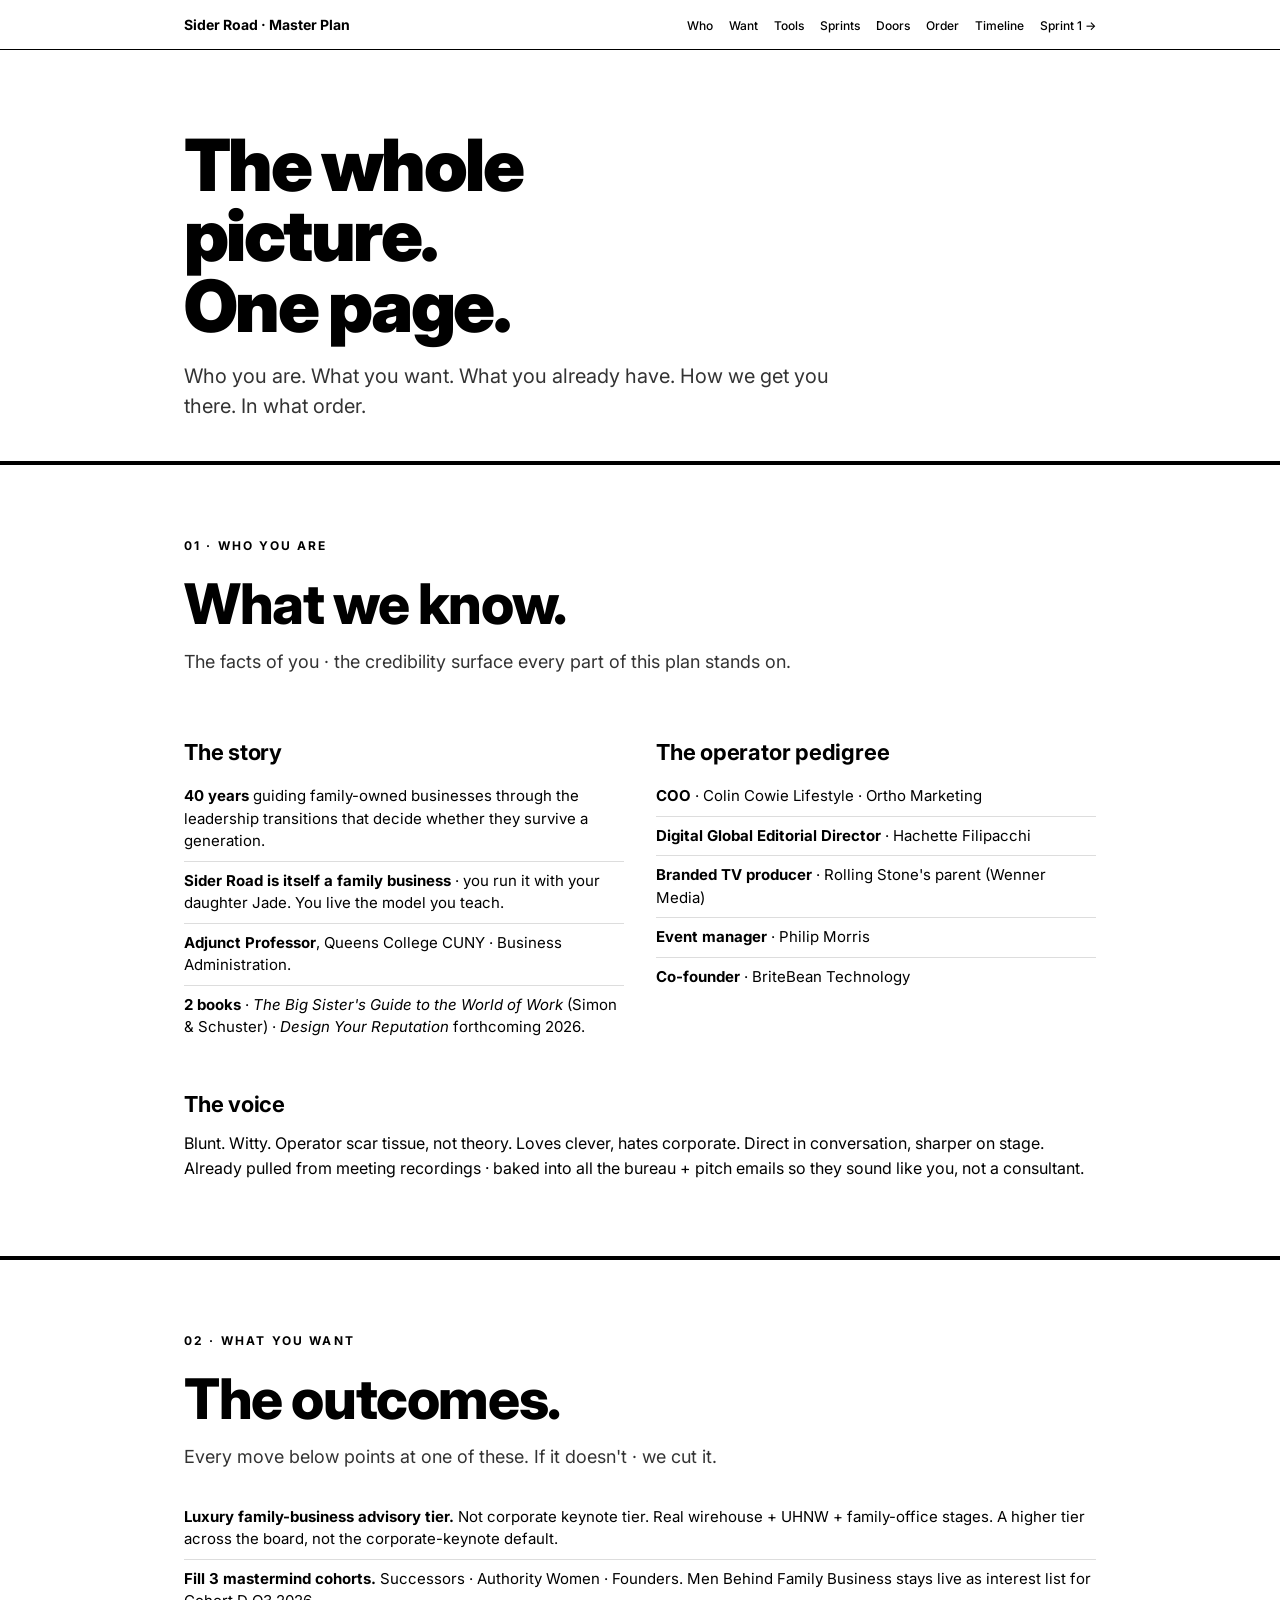
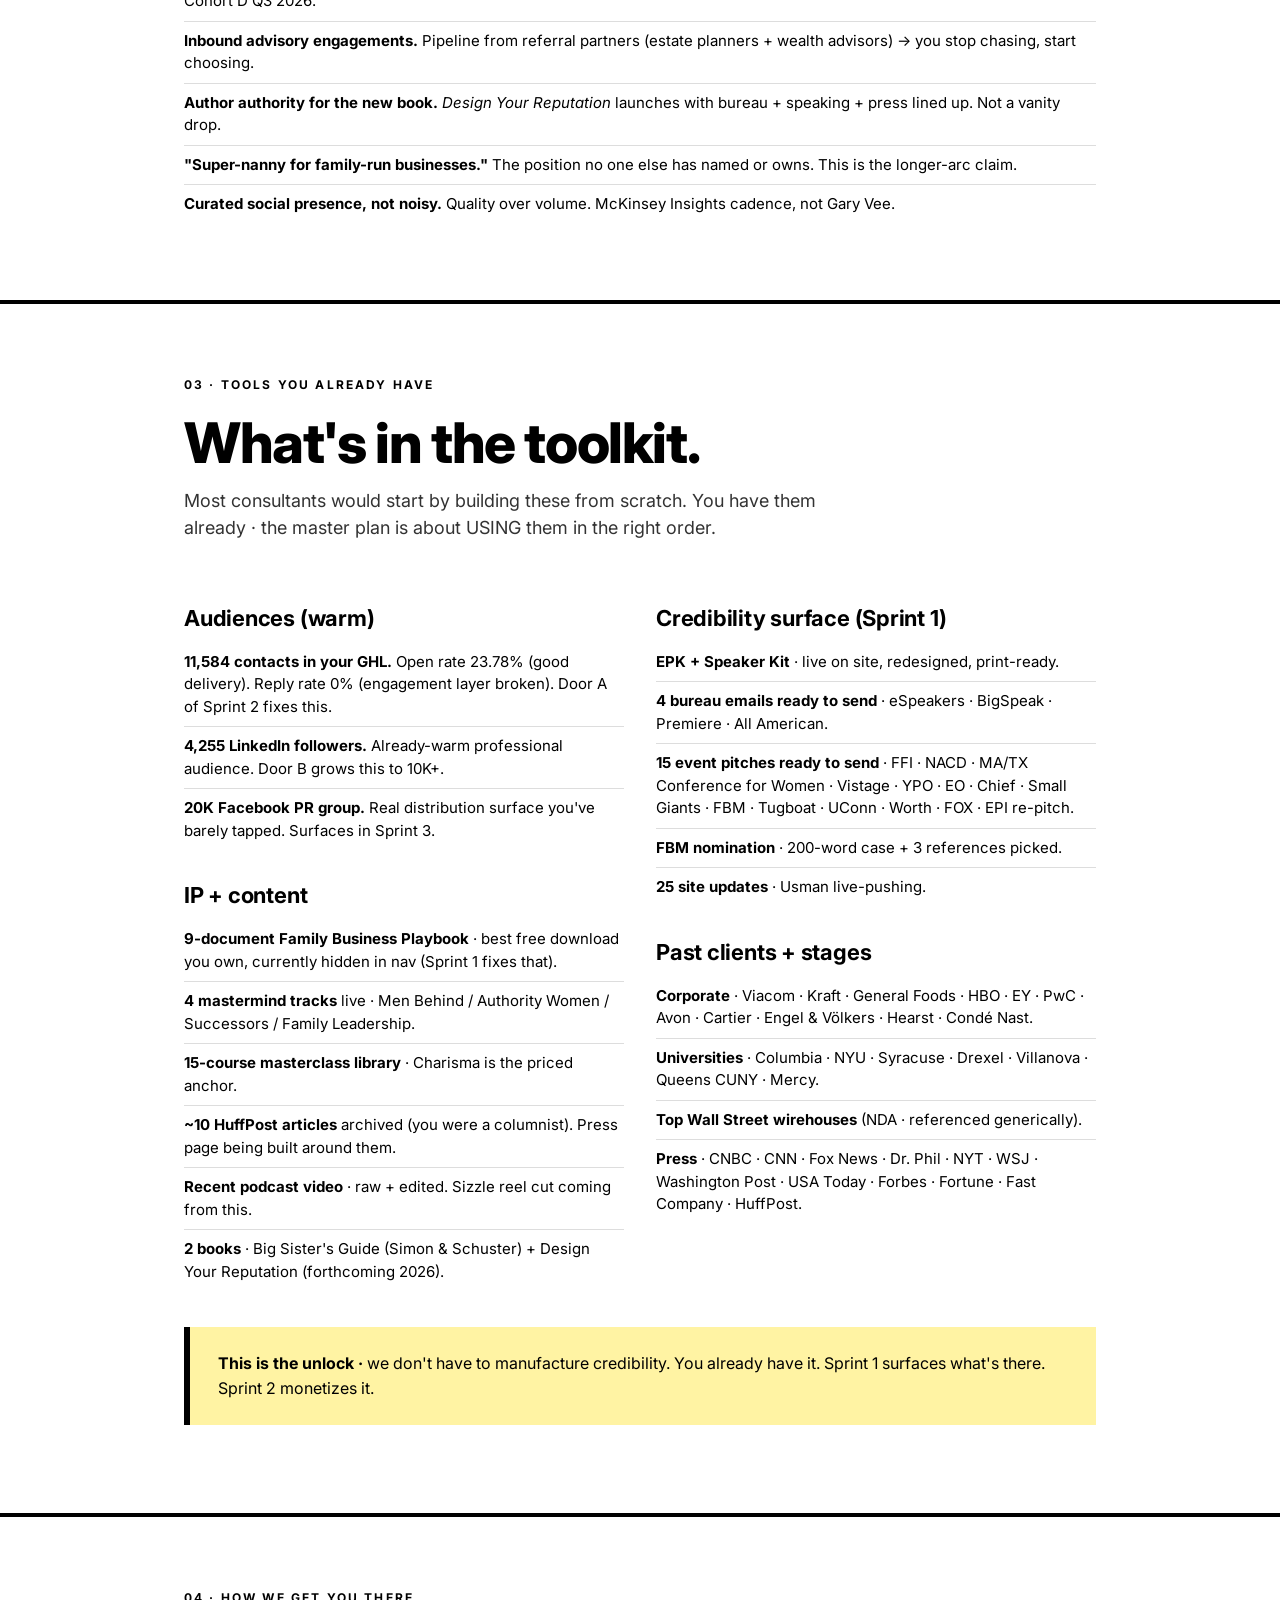
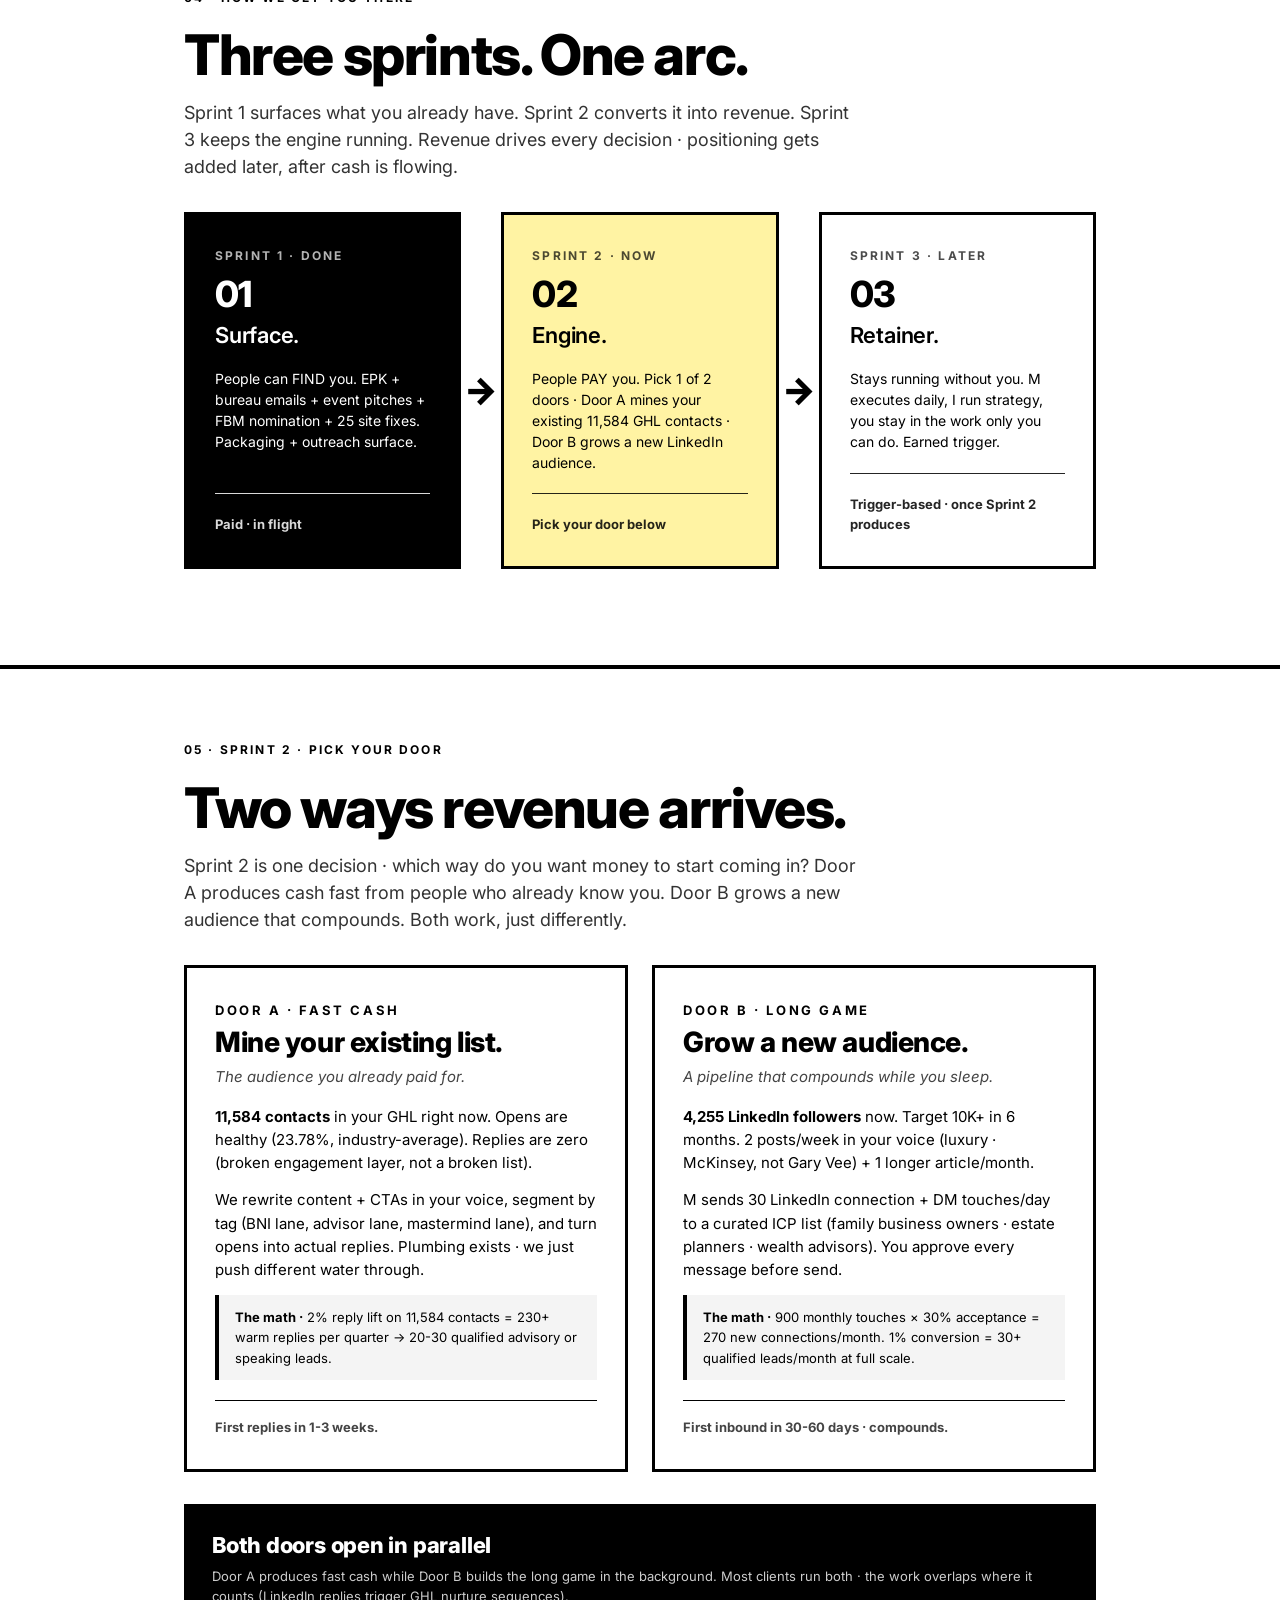
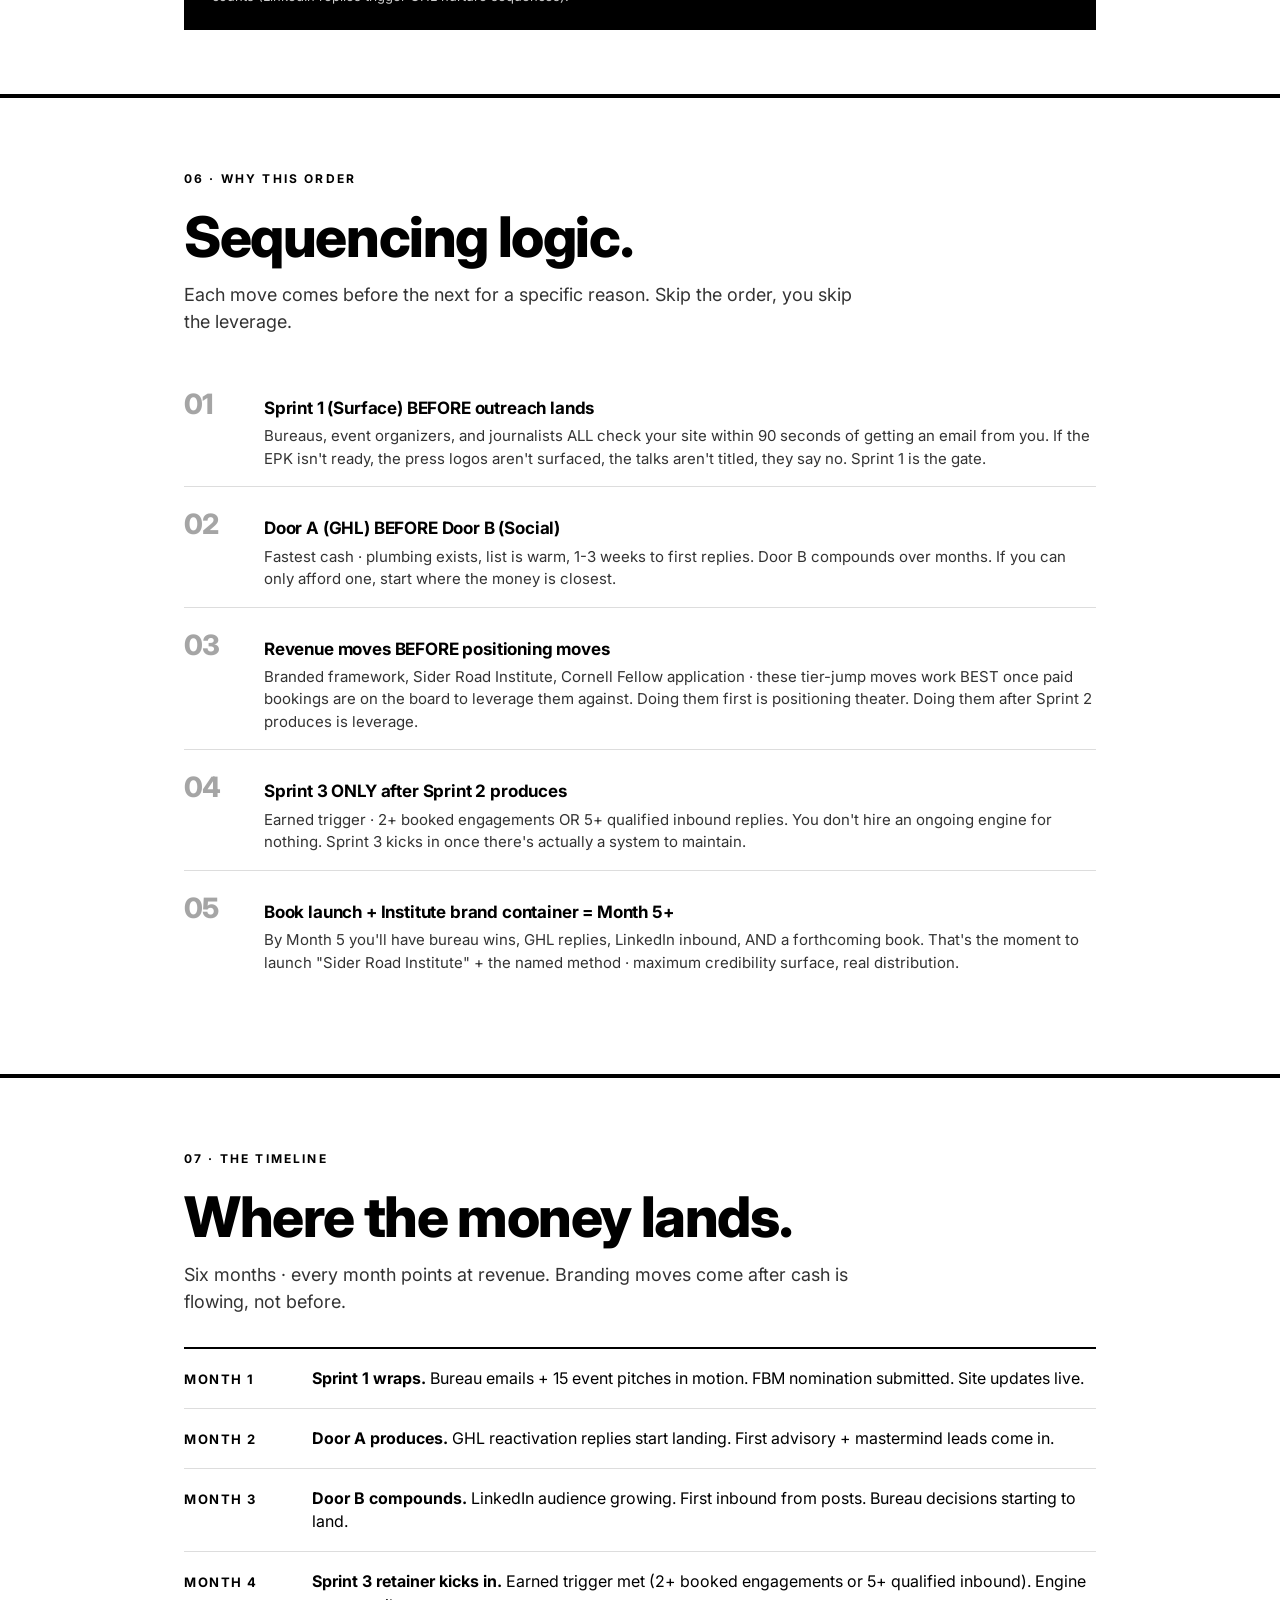
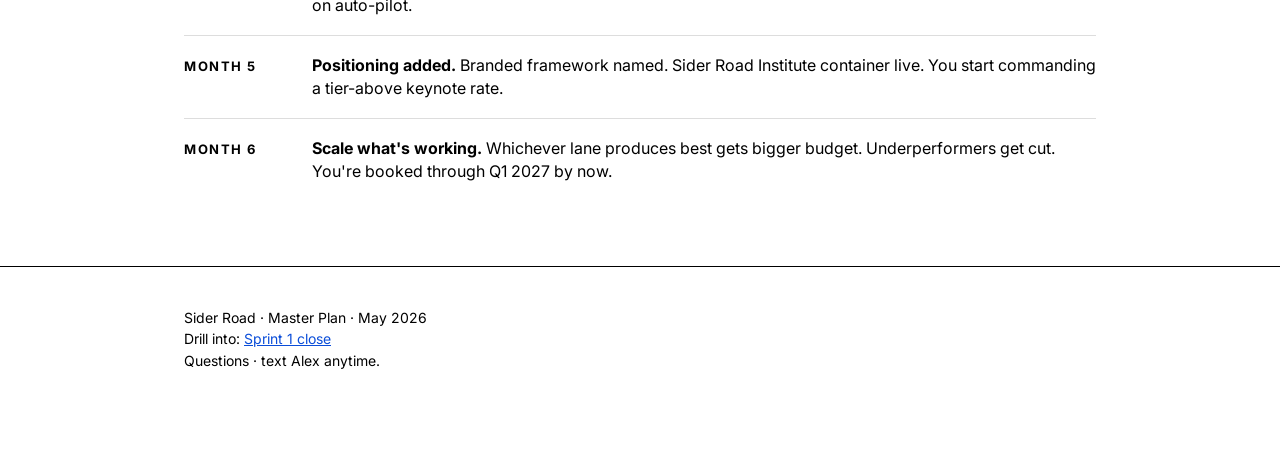
<file: gameplan.html>
<!DOCTYPE html>
<html lang="en">
<head>
<meta charset="UTF-8" />
<meta name="viewport" content="width=device-width, initial-scale=1.0" />
<title>Sider Road · Master Plan · The Whole Picture</title>
<link rel="preconnect" href="https://fonts.googleapis.com" />
<link rel="preconnect" href="https://fonts.gstatic.com" crossorigin />
<link href="https://fonts.googleapis.com/css2?family=Inter:wght@400;500;600;700;800;900&display=swap" rel="stylesheet" />
<style>
  * { box-sizing: border-box; margin: 0; padding: 0; }
  html { scroll-behavior: smooth; scroll-padding-top: 70px; }
  body {
    font-family: 'Inter', -apple-system, system-ui, sans-serif;
    color: #000;
    background: #fff;
    line-height: 1.55;
    font-size: 16px;
    -webkit-font-smoothing: antialiased;
  }
  .wrap { max-width: 960px; margin: 0 auto; padding: 0 24px; }
  .wrap-narrow { max-width: 740px; margin: 0 auto; padding: 0 24px; }

  nav.top {
    position: sticky;
    top: 0;
    background: #fff;
    border-bottom: 1px solid #000;
    padding: 12px 0;
    z-index: 100;
  }
  nav.top .wrap {
    display: flex;
    align-items: center;
    justify-content: space-between;
    gap: 16px;
    flex-wrap: wrap;
  }
  nav.top .logo { font-weight: 700; font-size: 14px; }
  nav.top ul { list-style: none; display: flex; gap: 16px; flex-wrap: wrap; }
  nav.top a { color: #000; text-decoration: none; font-size: 12px; font-weight: 500; }
  nav.top a:hover { text-decoration: underline; }

  header.hero { padding: 80px 0 40px; text-align: left; }
  header.hero h1 {
    font-size: 72px;
    font-weight: 900;
    line-height: 0.98;
    letter-spacing: -0.035em;
    margin-bottom: 20px;
  }
  header.hero p {
    font-size: 20px;
    max-width: 680px;
    color: #333;
    line-height: 1.5;
  }

  section { padding: 72px 0 64px; border-top: 4px solid #000; }
  section .label {
    font-size: 12px;
    font-weight: 700;
    letter-spacing: 0.18em;
    text-transform: uppercase;
    margin-bottom: 20px;
  }
  section h2 {
    font-size: 56px;
    font-weight: 800;
    line-height: 1.0;
    letter-spacing: -0.025em;
    margin-bottom: 16px;
  }
  section p.intro {
    font-size: 18px;
    max-width: 680px;
    margin-bottom: 32px;
    color: #333;
    line-height: 1.5;
  }
  section h3 {
    font-size: 22px;
    font-weight: 700;
    margin: 28px 0 10px;
    letter-spacing: -0.01em;
  }
  section p { margin-bottom: 12px; font-size: 16px; line-height: 1.55; }
  section ul { list-style: none; padding: 0; margin: 12px 0; }
  section ul li {
    padding: 8px 0;
    border-top: 1px solid #ddd;
    font-size: 15px;
    line-height: 1.5;
  }
  section ul li:first-child { border-top: none; padding-top: 4px; }
  section ul li strong { font-weight: 700; }

  /* WHO · WHAT · TOOLS sections */
  .two-col {
    display: grid;
    grid-template-columns: 1fr 1fr;
    gap: 32px;
    margin: 24px 0;
  }
  @media (max-width: 800px) {
    .two-col { grid-template-columns: 1fr; gap: 20px; }
  }

  /* CALLOUT box */
  .callout {
    background: #fff3a3;
    padding: 24px 28px;
    margin: 24px 0;
    border-left: 6px solid #000;
  }
  .callout strong { font-weight: 700; }
  .callout p { margin-bottom: 0; font-size: 16px; }

  /* THE ARC · 3 sprints side by side */
  .arc {
    display: grid;
    grid-template-columns: 1fr 40px 1fr 40px 1fr;
    gap: 0;
    align-items: stretch;
    margin: 32px 0;
  }
  .sprint {
    padding: 32px 28px;
    border: 3px solid #000;
    background: #fff;
    display: flex;
    flex-direction: column;
    min-height: 320px;
  }
  .sprint.done { background: #000; color: #fff; }
  .sprint.now { background: #fff3a3; }
  .sprint .stage {
    font-size: 12px;
    letter-spacing: 0.18em;
    text-transform: uppercase;
    font-weight: 700;
    margin-bottom: 10px;
    opacity: 0.7;
  }
  .sprint h4 {
    font-size: 36px;
    font-weight: 800;
    letter-spacing: -0.02em;
    line-height: 1;
    margin-bottom: 6px;
  }
  .sprint .verb {
    font-size: 22px;
    font-weight: 600;
    margin-bottom: 16px;
    letter-spacing: -0.01em;
  }
  .sprint .outcome {
    font-size: 14px;
    line-height: 1.5;
    margin-bottom: auto;
  }
  .sprint .price {
    font-size: 13px;
    font-weight: 700;
    padding-top: 20px;
    margin-top: 20px;
    border-top: 1px solid currentColor;
    opacity: 0.85;
  }
  .arrow-h {
    display: flex;
    align-items: center;
    justify-content: center;
    font-size: 36px;
    color: #000;
    font-weight: 900;
  }
  @media (max-width: 900px) {
    .arc { grid-template-columns: 1fr; gap: 14px; }
    .arrow-h { transform: rotate(90deg); padding: 4px 0; font-size: 28px; }
    .sprint { min-height: auto; }
  }

  /* THE 2 DOORS · Sprint 2 detail */
  .doors {
    display: grid;
    grid-template-columns: 1fr 1fr;
    gap: 24px;
    margin: 32px 0;
  }
  .door {
    padding: 32px 28px;
    border: 3px solid #000;
  }
  .door .door-num {
    font-size: 13px;
    letter-spacing: 0.2em;
    text-transform: uppercase;
    font-weight: 700;
    margin-bottom: 8px;
  }
  .door h4 {
    font-size: 28px;
    font-weight: 800;
    letter-spacing: -0.015em;
    line-height: 1.05;
    margin-bottom: 8px;
  }
  .door .tagline {
    font-size: 15px;
    margin-bottom: 16px;
    color: #444;
    font-style: italic;
  }
  .door p {
    font-size: 15px;
    line-height: 1.55;
    margin-bottom: 14px;
  }
  .door .stat {
    background: #f4f4f4;
    padding: 12px 16px;
    margin: 12px 0;
    border-left: 4px solid #000;
    font-size: 13px;
  }
  .door .price-row {
    display: flex;
    justify-content: space-between;
    align-items: baseline;
    margin-top: 20px;
    padding-top: 16px;
    border-top: 1px solid #000;
  }
  .door .price {
    font-size: 32px;
    font-weight: 800;
    letter-spacing: -0.02em;
  }
  .door .time {
    font-size: 13px;
    color: #444;
  }
  @media (max-width: 800px) {
    .doors { grid-template-columns: 1fr; }
  }
  .bundle-bar {
    background: #000;
    color: #fff;
    padding: 24px 28px;
    margin: 24px 0 0;
    display: flex;
    justify-content: space-between;
    align-items: center;
    gap: 20px;
    flex-wrap: wrap;
  }
  .bundle-bar h3 {
    font-size: 22px;
    font-weight: 800;
    letter-spacing: -0.01em;
    margin: 0 0 4px;
  }
  .bundle-bar p { font-size: 13px; opacity: 0.8; margin: 0; }
  .bundle-bar .price-total {
    font-size: 32px;
    font-weight: 800;
    letter-spacing: -0.02em;
    color: #fff3a3;
  }

  /* TIMELINE · 6 months */
  .month {
    display: grid;
    grid-template-columns: 100px 1fr;
    gap: 28px;
    align-items: baseline;
    padding: 18px 0;
    border-top: 1px solid #ddd;
  }
  .month:first-child { border-top: 2px solid #000; }
  .month .label-m {
    font-size: 13px;
    font-weight: 700;
    letter-spacing: 0.12em;
    text-transform: uppercase;
  }
  .month .what {
    font-size: 16px;
    line-height: 1.45;
  }
  .month .what strong { font-weight: 700; }
  @media (max-width: 600px) {
    .month { grid-template-columns: 1fr; gap: 4px; }
  }

  /* WHY THIS ORDER · stepped list */
  .why {
    margin: 20px 0;
  }
  .why-item {
    display: grid;
    grid-template-columns: 60px 1fr;
    gap: 20px;
    padding: 16px 0;
    border-top: 1px solid #ddd;
    align-items: baseline;
  }
  .why-item:first-child { border-top: none; }
  .why-item .num {
    font-size: 28px;
    font-weight: 800;
    opacity: 0.35;
    letter-spacing: -0.02em;
  }
  .why-item .reason h4 {
    font-size: 17px;
    font-weight: 700;
    margin-bottom: 4px;
    letter-spacing: -0.01em;
  }
  .why-item .reason p {
    font-size: 15px;
    line-height: 1.5;
    margin: 0;
    color: #333;
  }

  footer { padding: 40px 0 80px; font-size: 14px; border-top: 1px solid #000; }
  footer a { color: #0a4dd9; text-decoration: underline; }

  @media (max-width: 700px) {
    header.hero h1 { font-size: 44px; }
    section h2 { font-size: 36px; }
  }
</style>
</head>
<body>

<nav class="top">
  <div class="wrap">
    <div class="logo">Sider Road · Master Plan</div>
    <ul>
      <li><a href="#who">Who</a></li>
      <li><a href="#want">Want</a></li>
      <li><a href="#tools">Tools</a></li>
      <li><a href="#arc">Sprints</a></li>
      <li><a href="#doors">Doors</a></li>
      <li><a href="#order">Order</a></li>
      <li><a href="#timeline">Timeline</a></li>
      <li><a href="index.html">Sprint 1 →</a></li>
    </ul>
  </div>
</nav>

<header class="hero">
  <div class="wrap">
    <h1>The whole<br />picture.<br />One page.</h1>
    <p>Who you are. What you want. What you already have. How we get you there. In what order.</p>
  </div>
</header>

<!-- WHO -->
<section id="who">
  <div class="wrap">
    <div class="label">01 · Who You Are</div>
    <h2>What we know.</h2>
    <p class="intro">The facts of you · the credibility surface every part of this plan stands on.</p>

    <div class="two-col">
      <div>
        <h3>The story</h3>
        <ul>
          <li><strong>40 years</strong> guiding family-owned businesses through the leadership transitions that decide whether they survive a generation.</li>
          <li><strong>Sider Road is itself a family business</strong> · you run it with your daughter Jade. You live the model you teach.</li>
          <li><strong>Adjunct Professor</strong>, Queens College CUNY · Business Administration.</li>
          <li><strong>2 books</strong> · <em>The Big Sister's Guide to the World of Work</em> (Simon & Schuster) · <em>Design Your Reputation</em> forthcoming 2026.</li>
        </ul>
      </div>
      <div>
        <h3>The operator pedigree</h3>
        <ul>
          <li><strong>COO</strong> · Colin Cowie Lifestyle · Ortho Marketing</li>
          <li><strong>Digital Global Editorial Director</strong> · Hachette Filipacchi</li>
          <li><strong>Branded TV producer</strong> · Rolling Stone's parent (Wenner Media)</li>
          <li><strong>Event manager</strong> · Philip Morris</li>
          <li><strong>Co-founder</strong> · BriteBean Technology</li>
        </ul>
      </div>
    </div>

    <h3>The voice</h3>
    <p>Blunt. Witty. Operator scar tissue, not theory. Loves clever, hates corporate. Direct in conversation, sharper on stage. Already pulled from meeting recordings · baked into all the bureau + pitch emails so they sound like you, not a consultant.</p>
  </div>
</section>

<!-- WANT -->
<section id="want">
  <div class="wrap">
    <div class="label">02 · What You Want</div>
    <h2>The outcomes.</h2>
    <p class="intro">Every move below points at one of these. If it doesn't · we cut it.</p>

    <ul>
      <li><strong>Luxury family-business advisory tier.</strong> Not corporate keynote tier. Real wirehouse + UHNW + family-office stages. A higher tier across the board, not the corporate-keynote default.</li>
      <li><strong>Fill 3 mastermind cohorts.</strong> Successors · Authority Women · Founders. Men Behind Family Business stays live as interest list for Cohort D Q3 2026.</li>
      <li><strong>Inbound advisory engagements.</strong> Pipeline from referral partners (estate planners + wealth advisors) → you stop chasing, start choosing.</li>
      <li><strong>Author authority for the new book.</strong> <em>Design Your Reputation</em> launches with bureau + speaking + press lined up. Not a vanity drop.</li>
      <li><strong>"Super-nanny for family-run businesses."</strong> The position no one else has named or owns. This is the longer-arc claim.</li>
      <li><strong>Curated social presence, not noisy.</strong> Quality over volume. McKinsey Insights cadence, not Gary Vee.</li>
    </ul>
  </div>
</section>

<!-- TOOLS -->
<section id="tools">
  <div class="wrap">
    <div class="label">03 · Tools You Already Have</div>
    <h2>What's in the toolkit.</h2>
    <p class="intro">Most consultants would start by building these from scratch. You have them already · the master plan is about USING them in the right order.</p>

    <div class="two-col">
      <div>
        <h3>Audiences (warm)</h3>
        <ul>
          <li><strong>11,584 contacts in your GHL.</strong> Open rate 23.78% (good delivery). Reply rate 0% (engagement layer broken). Door A of Sprint 2 fixes this.</li>
          <li><strong>4,255 LinkedIn followers.</strong> Already-warm professional audience. Door B grows this to 10K+.</li>
          <li><strong>20K Facebook PR group.</strong> Real distribution surface you've barely tapped. Surfaces in Sprint 3.</li>
        </ul>

        <h3>IP + content</h3>
        <ul>
          <li><strong>9-document Family Business Playbook</strong> · best free download you own, currently hidden in nav (Sprint 1 fixes that).</li>
          <li><strong>4 mastermind tracks</strong> live · Men Behind / Authority Women / Successors / Family Leadership.</li>
          <li><strong>15-course masterclass library</strong> · Charisma is the priced anchor.</li>
          <li><strong>~10 HuffPost articles</strong> archived (you were a columnist). Press page being built around them.</li>
          <li><strong>Recent podcast video</strong> · raw + edited. Sizzle reel cut coming from this.</li>
          <li><strong>2 books</strong> · Big Sister's Guide (Simon & Schuster) + Design Your Reputation (forthcoming 2026).</li>
        </ul>
      </div>
      <div>
        <h3>Credibility surface (Sprint 1)</h3>
        <ul>
          <li><strong>EPK + Speaker Kit</strong> · live on site, redesigned, print-ready.</li>
          <li><strong>4 bureau emails ready to send</strong> · eSpeakers · BigSpeak · Premiere · All American.</li>
          <li><strong>15 event pitches ready to send</strong> · FFI · NACD · MA/TX Conference for Women · Vistage · YPO · EO · Chief · Small Giants · FBM · Tugboat · UConn · Worth · FOX · EPI re-pitch.</li>
          <li><strong>FBM nomination</strong> · 200-word case + 3 references picked.</li>
          <li><strong>25 site updates</strong> · Usman live-pushing.</li>
        </ul>

        <h3>Past clients + stages</h3>
        <ul>
          <li><strong>Corporate</strong> · Viacom · Kraft · General Foods · HBO · EY · PwC · Avon · Cartier · Engel & Völkers · Hearst · Condé Nast.</li>
          <li><strong>Universities</strong> · Columbia · NYU · Syracuse · Drexel · Villanova · Queens CUNY · Mercy.</li>
          <li><strong>Top Wall Street wirehouses</strong> (NDA · referenced generically).</li>
          <li><strong>Press</strong> · CNBC · CNN · Fox News · Dr. Phil · NYT · WSJ · Washington Post · USA Today · Forbes · Fortune · Fast Company · HuffPost.</li>
        </ul>
      </div>
    </div>

    <div class="callout">
      <p><strong>This is the unlock ·</strong> we don't have to manufacture credibility. You already have it. Sprint 1 surfaces what's there. Sprint 2 monetizes it.</p>
    </div>
  </div>
</section>

<!-- THE ARC -->
<section id="arc">
  <div class="wrap">
    <div class="label">04 · How We Get You There</div>
    <h2>Three sprints. One arc.</h2>
    <p class="intro">Sprint 1 surfaces what you already have. Sprint 2 converts it into revenue. Sprint 3 keeps the engine running. Revenue drives every decision · positioning gets added later, after cash is flowing.</p>

    <div class="arc">
      <div class="sprint done">
        <div class="stage">Sprint 1 · Done</div>
        <h4>01</h4>
        <div class="verb">Surface.</div>
        <div class="outcome">People can FIND you. EPK + bureau emails + event pitches + FBM nomination + 25 site fixes. Packaging + outreach surface.</div>
        <div class="price">Paid · in flight</div>
      </div>
      <div class="arrow-h">→</div>
      <div class="sprint now">
        <div class="stage">Sprint 2 · Now</div>
        <h4>02</h4>
        <div class="verb">Engine.</div>
        <div class="outcome">People PAY you. Pick 1 of 2 doors · Door A mines your existing 11,584 GHL contacts · Door B grows a new LinkedIn audience.</div>
        <div class="price">Pick your door below</div>
      </div>
      <div class="arrow-h">→</div>
      <div class="sprint">
        <div class="stage">Sprint 3 · Later</div>
        <h4>03</h4>
        <div class="verb">Retainer.</div>
        <div class="outcome">Stays running without you. M executes daily, I run strategy, you stay in the work only you can do. Earned trigger.</div>
        <div class="price">Trigger-based · once Sprint 2 produces</div>
      </div>
    </div>
  </div>
</section>

<!-- 2 DOORS -->
<section id="doors">
  <div class="wrap">
    <div class="label">05 · Sprint 2 · Pick Your Door</div>
    <h2>Two ways revenue arrives.</h2>
    <p class="intro">Sprint 2 is one decision · which way do you want money to start coming in? Door A produces cash fast from people who already know you. Door B grows a new audience that compounds. Both work, just differently.</p>

    <div class="doors">
      <div class="door">
        <div class="door-num">Door A · Fast Cash</div>
        <h4>Mine your existing list.</h4>
        <div class="tagline">The audience you already paid for.</div>
        <p><strong>11,584 contacts</strong> in your GHL right now. Opens are healthy (23.78%, industry-average). Replies are zero (broken engagement layer, not a broken list).</p>
        <p>We rewrite content + CTAs in your voice, segment by tag (BNI lane, advisor lane, mastermind lane), and turn opens into actual replies. Plumbing exists · we just push different water through.</p>
        <div class="stat">
          <strong>The math ·</strong> 2% reply lift on 11,584 contacts = 230+ warm replies per quarter → 20-30 qualified advisory or speaking leads.
        </div>
        <div class="price-row">
          <div>
            <div class="time"><strong>First replies in 1-3 weeks.</strong></div>
          </div>
        </div>
      </div>

      <div class="door">
        <div class="door-num">Door B · Long Game</div>
        <h4>Grow a new audience.</h4>
        <div class="tagline">A pipeline that compounds while you sleep.</div>
        <p><strong>4,255 LinkedIn followers</strong> now. Target 10K+ in 6 months. 2 posts/week in your voice (luxury · McKinsey, not Gary Vee) + 1 longer article/month.</p>
        <p>M sends 30 LinkedIn connection + DM touches/day to a curated ICP list (family business owners · estate planners · wealth advisors). You approve every message before send.</p>
        <div class="stat">
          <strong>The math ·</strong> 900 monthly touches × 30% acceptance = 270 new connections/month. 1% conversion = 30+ qualified leads/month at full scale.
        </div>
        <div class="price-row">
          <div>
            <div class="time"><strong>First inbound in 30-60 days · compounds.</strong></div>
          </div>
        </div>
      </div>
    </div>

    <div class="bundle-bar">
      <div>
        <h3>Both doors open in parallel</h3>
        <p>Door A produces fast cash while Door B builds the long game in the background. Most clients run both · the work overlaps where it counts (LinkedIn replies trigger GHL nurture sequences).</p>
      </div>
    </div>
  </div>
</section>

<!-- WHY THIS ORDER -->
<section id="order">
  <div class="wrap">
    <div class="label">06 · Why This Order</div>
    <h2>Sequencing logic.</h2>
    <p class="intro">Each move comes before the next for a specific reason. Skip the order, you skip the leverage.</p>

    <div class="why">
      <div class="why-item">
        <div class="num">01</div>
        <div class="reason">
          <h4>Sprint 1 (Surface) BEFORE outreach lands</h4>
          <p>Bureaus, event organizers, and journalists ALL check your site within 90 seconds of getting an email from you. If the EPK isn't ready, the press logos aren't surfaced, the talks aren't titled, they say no. Sprint 1 is the gate.</p>
        </div>
      </div>
      <div class="why-item">
        <div class="num">02</div>
        <div class="reason">
          <h4>Door A (GHL) BEFORE Door B (Social)</h4>
          <p>Fastest cash · plumbing exists, list is warm, 1-3 weeks to first replies. Door B compounds over months. If you can only afford one, start where the money is closest.</p>
        </div>
      </div>
      <div class="why-item">
        <div class="num">03</div>
        <div class="reason">
          <h4>Revenue moves BEFORE positioning moves</h4>
          <p>Branded framework, Sider Road Institute, Cornell Fellow application · these tier-jump moves work BEST once paid bookings are on the board to leverage them against. Doing them first is positioning theater. Doing them after Sprint 2 produces is leverage.</p>
        </div>
      </div>
      <div class="why-item">
        <div class="num">04</div>
        <div class="reason">
          <h4>Sprint 3 ONLY after Sprint 2 produces</h4>
          <p>Earned trigger · 2+ booked engagements OR 5+ qualified inbound replies. You don't hire an ongoing engine for nothing. Sprint 3 kicks in once there's actually a system to maintain.</p>
        </div>
      </div>
      <div class="why-item">
        <div class="num">05</div>
        <div class="reason">
          <h4>Book launch + Institute brand container = Month 5+</h4>
          <p>By Month 5 you'll have bureau wins, GHL replies, LinkedIn inbound, AND a forthcoming book. That's the moment to launch "Sider Road Institute" + the named method · maximum credibility surface, real distribution.</p>
        </div>
      </div>
    </div>
  </div>
</section>

<!-- TIMELINE -->
<section id="timeline">
  <div class="wrap">
    <div class="label">07 · The Timeline</div>
    <h2>Where the money lands.</h2>
    <p class="intro">Six months · every month points at revenue. Branding moves come after cash is flowing, not before.</p>

    <div>
      <div class="month">
        <div class="label-m">Month 1</div>
        <div class="what"><strong>Sprint 1 wraps.</strong> Bureau emails + 15 event pitches in motion. FBM nomination submitted. Site updates live.</div>
      </div>
      <div class="month">
        <div class="label-m">Month 2</div>
        <div class="what"><strong>Door A produces.</strong> GHL reactivation replies start landing. First advisory + mastermind leads come in.</div>
      </div>
      <div class="month">
        <div class="label-m">Month 3</div>
        <div class="what"><strong>Door B compounds.</strong> LinkedIn audience growing. First inbound from posts. Bureau decisions starting to land.</div>
      </div>
      <div class="month">
        <div class="label-m">Month 4</div>
        <div class="what"><strong>Sprint 3 retainer kicks in.</strong> Earned trigger met (2+ booked engagements or 5+ qualified inbound). Engine on auto-pilot.</div>
      </div>
      <div class="month">
        <div class="label-m">Month 5</div>
        <div class="what"><strong>Positioning added.</strong> Branded framework named. Sider Road Institute container live. You start commanding a tier-above keynote rate.</div>
      </div>
      <div class="month">
        <div class="label-m">Month 6</div>
        <div class="what"><strong>Scale what's working.</strong> Whichever lane produces best gets bigger budget. Underperformers get cut. You're booked through Q1 2027 by now.</div>
      </div>
    </div>
  </div>
</section>

<footer>
  <div class="wrap">
    <p>Sider Road · Master Plan · May 2026</p>
    <p>Drill into: <a href="index.html">Sprint 1 close</a></p>
    <p>Questions · text Alex anytime.</p>
  </div>
</footer>

</body>
</html>
</file>
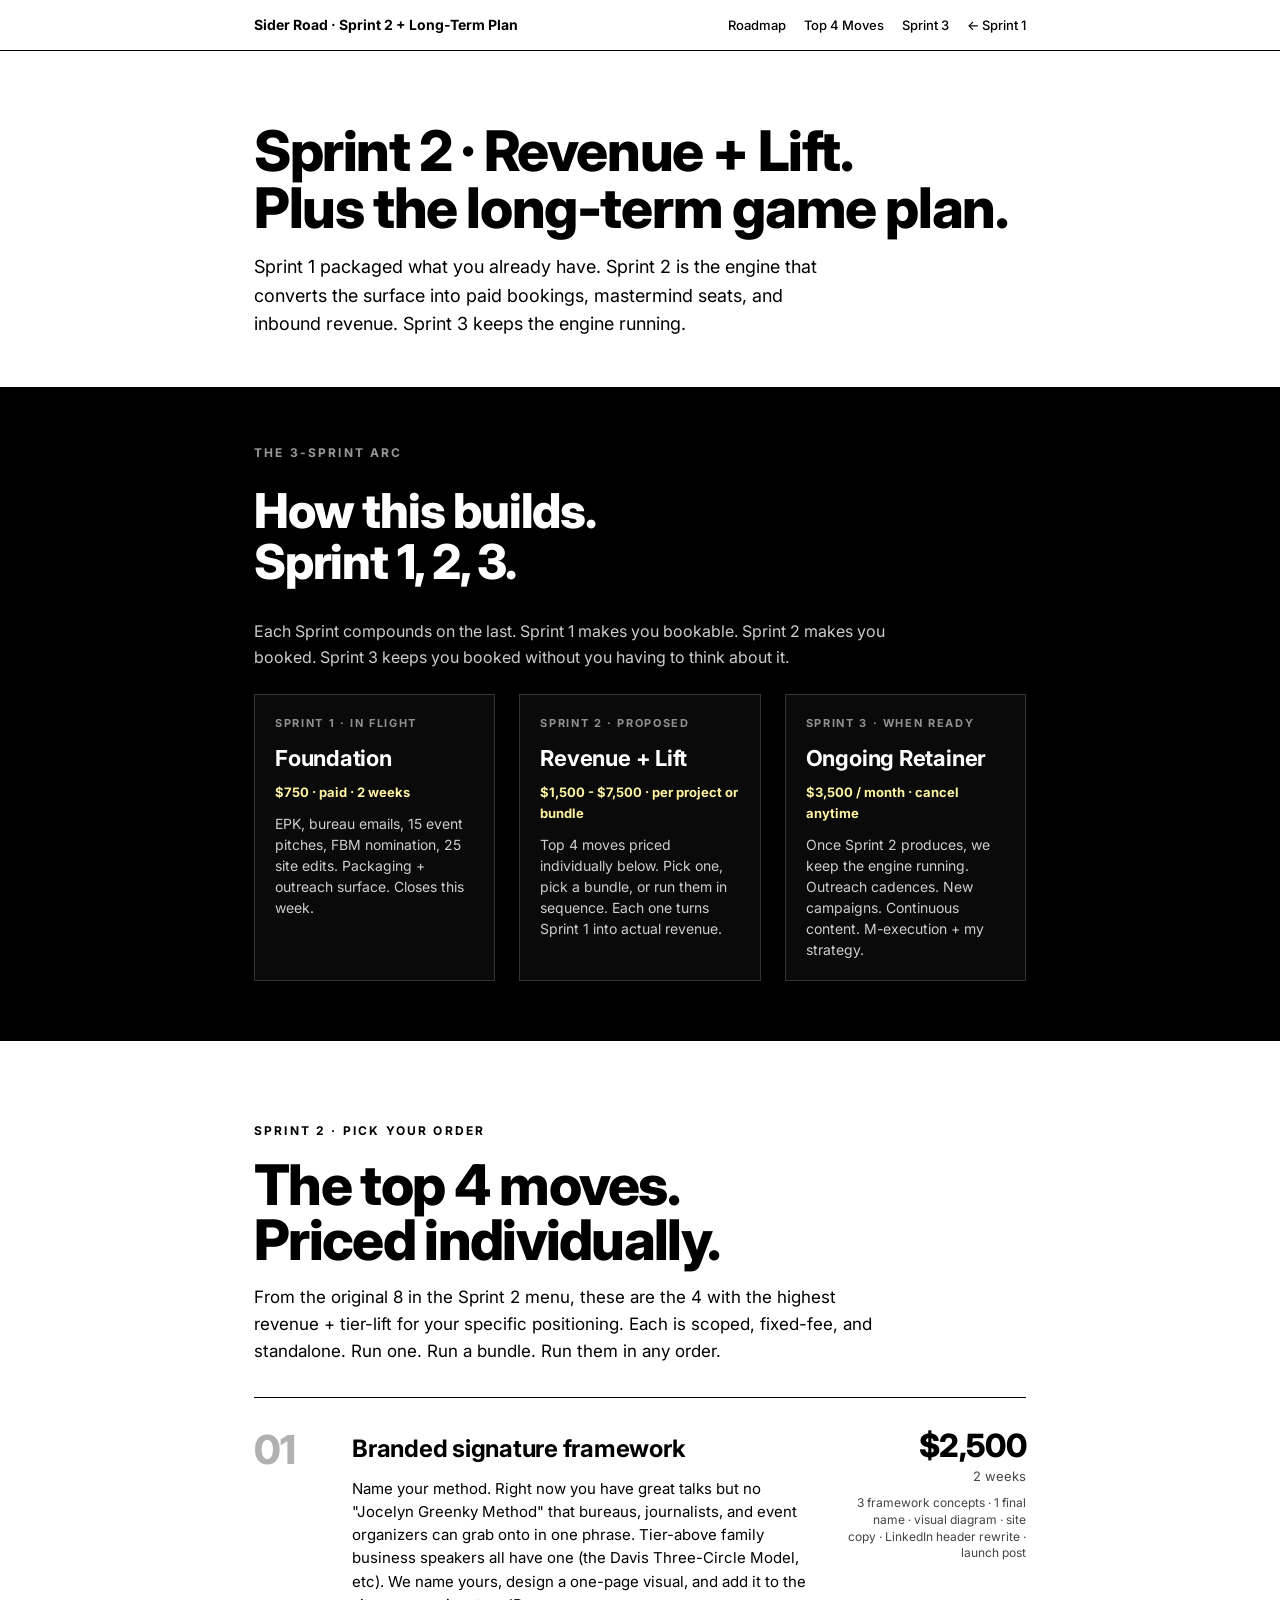
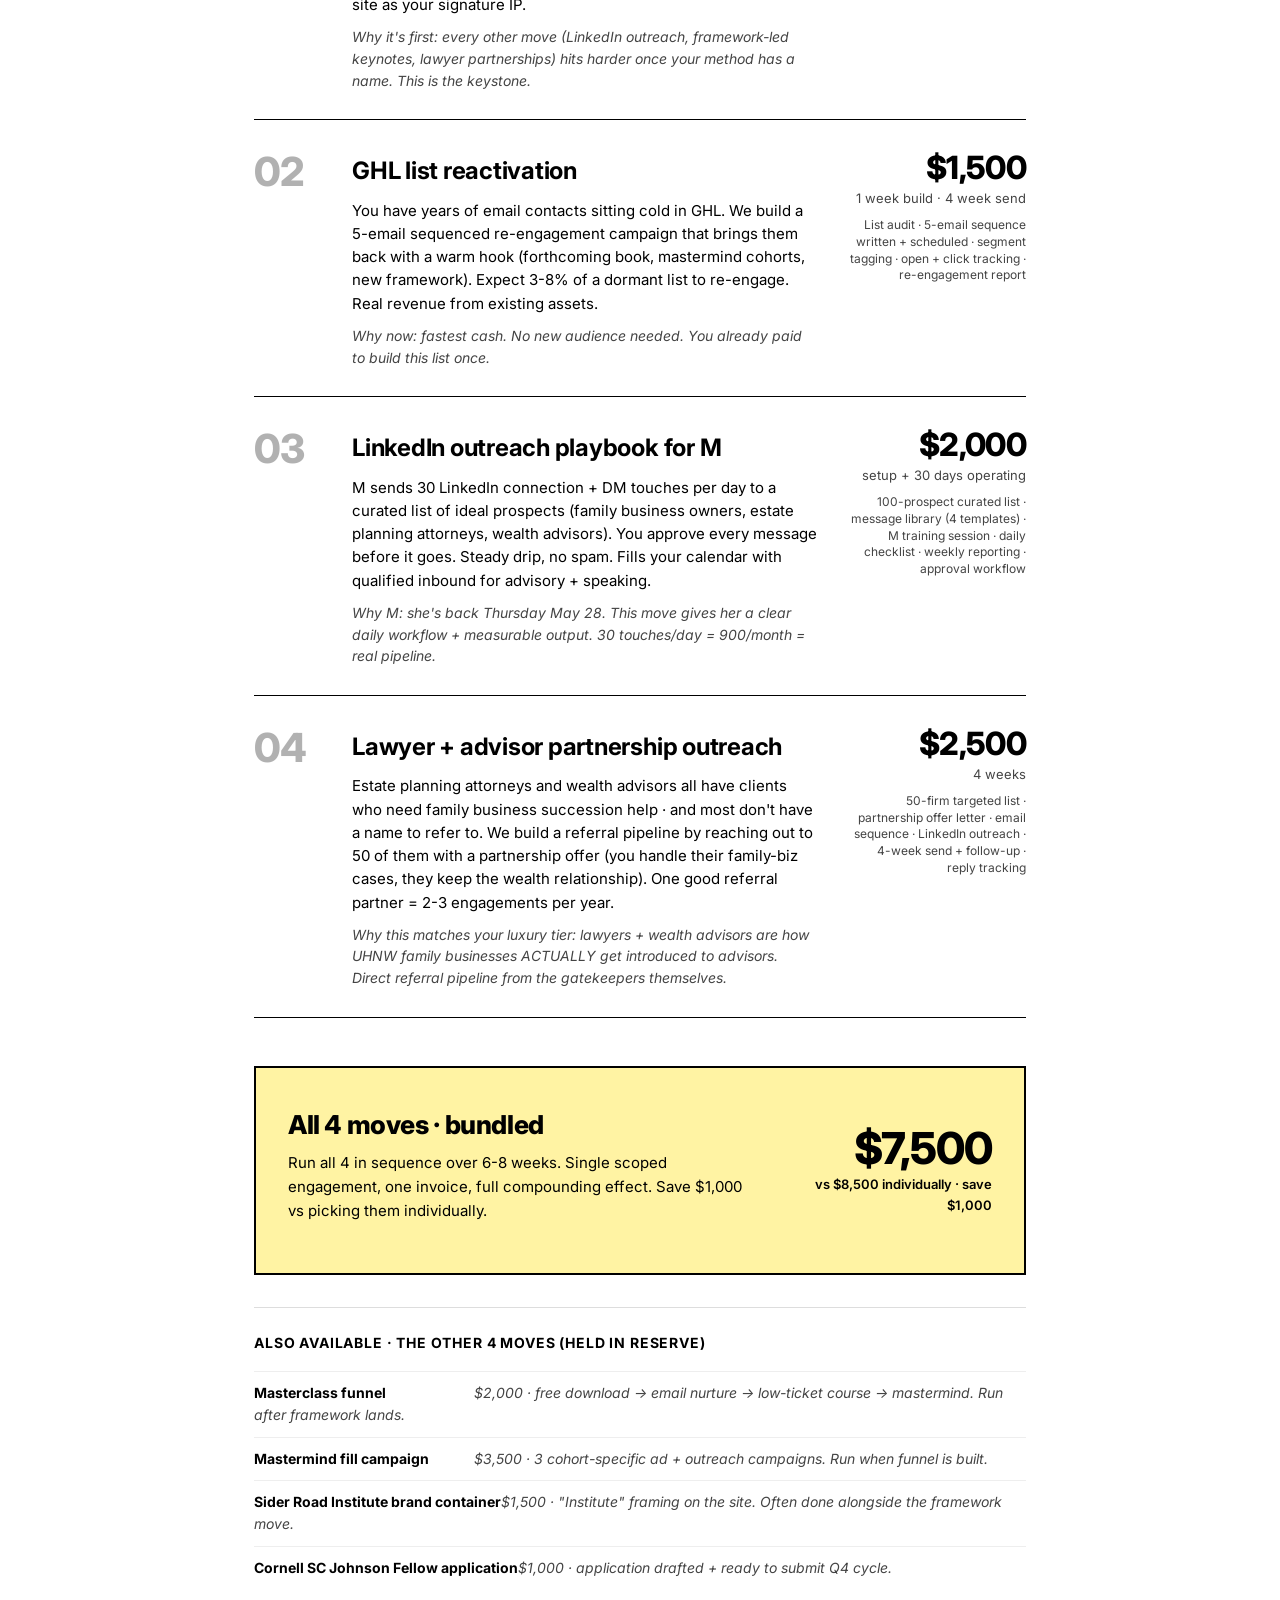
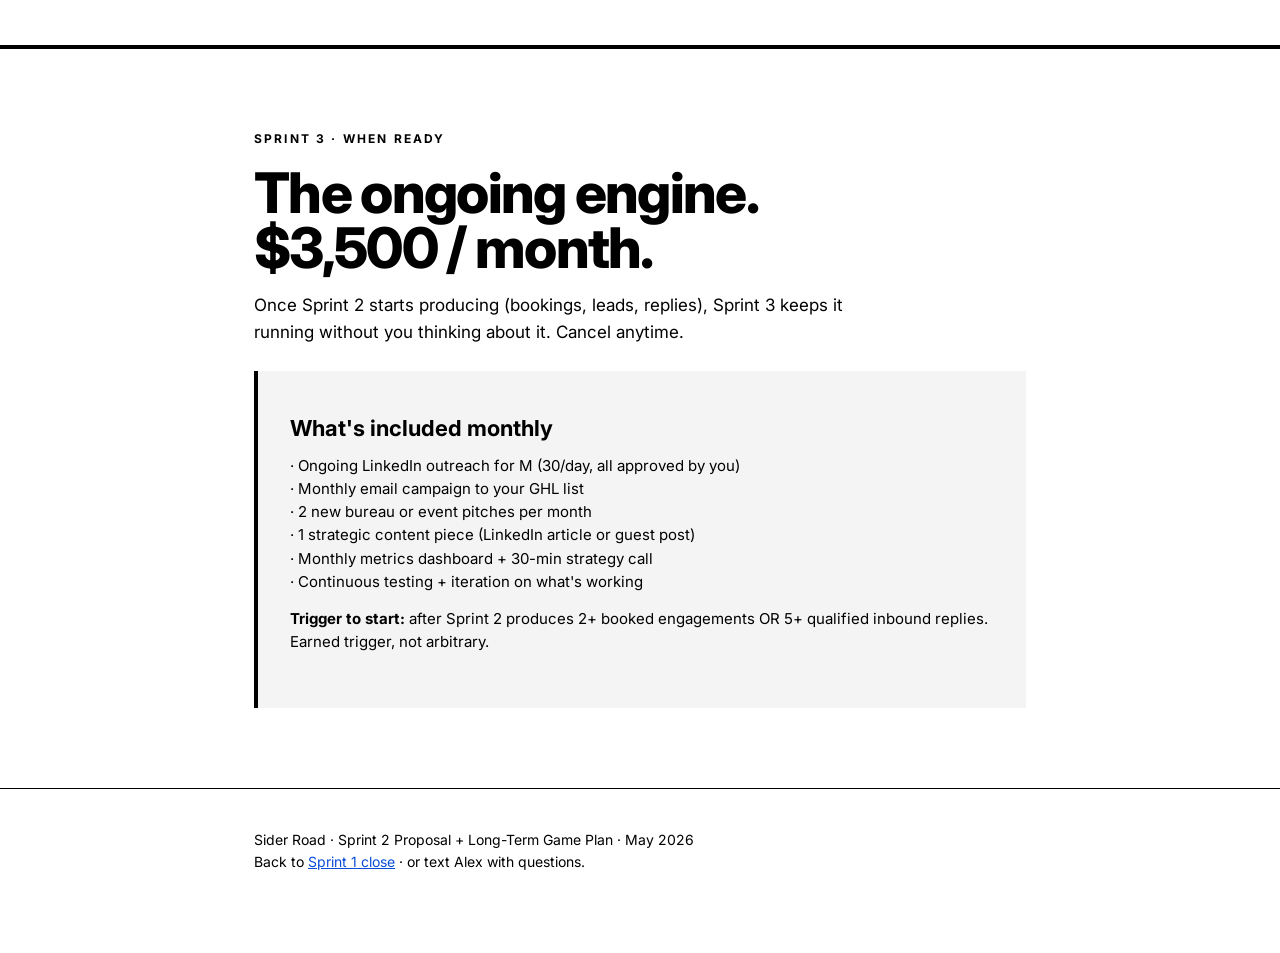
<file: sprint2.html>
<!DOCTYPE html>
<html lang="en">
<head>
<meta charset="UTF-8" />
<meta name="viewport" content="width=device-width, initial-scale=1.0" />
<title>Sider Road · Sprint 2 · Revenue + Lift</title>
<link rel="preconnect" href="https://fonts.googleapis.com" />
<link rel="preconnect" href="https://fonts.gstatic.com" crossorigin />
<link href="https://fonts.googleapis.com/css2?family=Inter:wght@400;500;600;700;800&display=swap" rel="stylesheet" />
<style>
  * { box-sizing: border-box; margin: 0; padding: 0; }
  html { scroll-behavior: smooth; scroll-padding-top: 70px; }
  body {
    font-family: 'Inter', -apple-system, system-ui, sans-serif;
    color: #000;
    background: #fff;
    line-height: 1.6;
    font-size: 16px;
    -webkit-font-smoothing: antialiased;
  }
  .wrap { max-width: 820px; margin: 0 auto; padding: 0 24px; }
  nav.top {
    position: sticky;
    top: 0;
    background: #fff;
    border-bottom: 1px solid #000;
    padding: 12px 0;
    z-index: 100;
  }
  nav.top .wrap {
    display: flex;
    align-items: center;
    justify-content: space-between;
    gap: 16px;
    flex-wrap: wrap;
  }
  nav.top .logo { font-weight: 700; font-size: 14px; }
  nav.top ul { list-style: none; display: flex; gap: 18px; flex-wrap: wrap; }
  nav.top a { color: #000; text-decoration: none; font-size: 13px; font-weight: 500; }
  nav.top a:hover { text-decoration: underline; }
  header.hero { padding: 72px 0 48px; }
  header.hero h1 {
    font-size: 56px;
    font-weight: 800;
    line-height: 1.02;
    letter-spacing: -0.025em;
    margin-bottom: 16px;
  }
  header.hero p { font-size: 18px; max-width: 600px; }

  /* ROADMAP · 3 sprints */
  .roadmap {
    background: #000;
    color: #fff;
    padding: 56px 0;
  }
  .roadmap .label {
    color: #fff;
    opacity: 0.6;
    font-size: 12px;
    font-weight: 700;
    letter-spacing: 0.18em;
    text-transform: uppercase;
    margin-bottom: 24px;
  }
  .roadmap h2 {
    color: #fff;
    font-size: 48px;
    font-weight: 800;
    letter-spacing: -0.025em;
    line-height: 1.05;
    margin-bottom: 32px;
  }
  .roadmap .arc {
    display: grid;
    grid-template-columns: 1fr 1fr 1fr;
    gap: 24px;
    margin-top: 24px;
  }
  .roadmap .arc > div {
    padding: 20px;
    border: 1px solid #333;
    background: #0a0a0a;
  }
  .roadmap .arc .stage {
    font-size: 11px;
    font-weight: 700;
    letter-spacing: 0.15em;
    text-transform: uppercase;
    opacity: 0.55;
    margin-bottom: 8px;
  }
  .roadmap .arc h3 {
    font-size: 22px;
    font-weight: 700;
    margin-bottom: 6px;
    letter-spacing: -0.01em;
  }
  .roadmap .arc .price {
    font-size: 13px;
    font-weight: 700;
    color: #fff3a3;
    margin-bottom: 10px;
  }
  .roadmap .arc p {
    font-size: 14px;
    opacity: 0.8;
    line-height: 1.5;
  }
  @media (max-width: 700px) {
    .roadmap .arc { grid-template-columns: 1fr; }
    .roadmap h2 { font-size: 36px; }
  }

  /* SECTIONS */
  section.standard { padding: 80px 0 56px; border-top: 4px solid #000; }
  section.standard .label {
    font-size: 12px;
    font-weight: 700;
    letter-spacing: 0.18em;
    text-transform: uppercase;
    margin-bottom: 18px;
  }
  section.standard h2 {
    font-size: 56px;
    font-weight: 800;
    line-height: 0.98;
    letter-spacing: -0.03em;
    margin-bottom: 16px;
  }
  section.standard p { margin-bottom: 14px; }

  /* MOVE CARDS */
  .moves {
    margin-top: 32px;
  }
  .move {
    border-top: 1px solid #000;
    padding: 32px 0 28px;
    display: grid;
    grid-template-columns: 70px 1fr 180px;
    gap: 28px;
    align-items: start;
  }
  .move:last-child { border-bottom: 1px solid #000; }
  .move .num {
    font-size: 40px;
    font-weight: 800;
    opacity: 0.3;
    letter-spacing: -0.03em;
    line-height: 1;
  }
  .move .body h3 {
    font-size: 24px;
    font-weight: 700;
    margin-bottom: 8px;
    letter-spacing: -0.01em;
  }
  .move .body p {
    font-size: 15px;
    line-height: 1.55;
    margin-bottom: 10px;
  }
  .move .body .why {
    font-size: 14px;
    margin-bottom: 0;
    font-style: italic;
    color: #444;
  }
  .move .price-box {
    text-align: right;
  }
  .move .price-box .amount {
    font-size: 32px;
    font-weight: 800;
    letter-spacing: -0.02em;
    line-height: 1;
    margin-bottom: 4px;
  }
  .move .price-box .duration {
    font-size: 13px;
    color: #444;
    margin-bottom: 8px;
  }
  .move .price-box .deliv {
    font-size: 12px;
    color: #444;
    line-height: 1.4;
  }
  @media (max-width: 700px) {
    .move { grid-template-columns: 50px 1fr; gap: 16px; }
    .move .price-box { grid-column: 2; text-align: left; margin-top: 8px; }
    section.standard h2 { font-size: 36px; }
  }

  /* BUNDLE BOX */
  .bundle {
    background: #fff3a3;
    padding: 36px 32px;
    margin: 48px 0 24px;
    display: grid;
    grid-template-columns: 1fr 220px;
    gap: 24px;
    align-items: center;
    border: 2px solid #000;
  }
  .bundle h3 {
    font-size: 26px;
    font-weight: 800;
    margin-bottom: 6px;
    letter-spacing: -0.015em;
  }
  .bundle p { margin-bottom: 0; font-size: 15px; }
  .bundle .total {
    text-align: right;
  }
  .bundle .total .amount {
    font-size: 44px;
    font-weight: 800;
    letter-spacing: -0.025em;
    line-height: 1;
  }
  .bundle .total .save {
    font-size: 13px;
    margin-top: 4px;
    font-weight: 600;
  }
  @media (max-width: 700px) {
    .bundle { grid-template-columns: 1fr; }
    .bundle .total { text-align: left; }
  }

  /* OTHER MOVES BENCH */
  .bench {
    margin-top: 32px;
    padding-top: 24px;
    border-top: 1px solid #ddd;
  }
  .bench h4 {
    font-size: 14px;
    font-weight: 700;
    text-transform: uppercase;
    letter-spacing: 0.06em;
    margin-bottom: 16px;
  }
  .bench ul { list-style: none; padding: 0; }
  .bench li {
    padding: 10px 0;
    border-top: 1px solid #eee;
    font-size: 14px;
  }
  .bench li strong { display: inline-block; min-width: 220px; }
  .bench li .pp { color: #444; font-style: italic; }

  /* RETAINER FOOTER */
  .retainer {
    background: #f4f4f4;
    padding: 40px 32px;
    margin: 24px 0;
    border-left: 4px solid #000;
  }
  .retainer h3 {
    font-size: 22px;
    font-weight: 700;
    margin-bottom: 8px;
  }
  .retainer p { font-size: 15px; line-height: 1.55; margin-bottom: 10px; }

  footer { padding: 40px 0 80px; font-size: 14px; border-top: 1px solid #000; }
  footer a { color: #0a4dd9; text-decoration: underline; }
  section.standard a { color: #0a4dd9; text-decoration: underline; }
</style>
</head>
<body>

<nav class="top">
  <div class="wrap">
    <div class="logo">Sider Road · Sprint 2 + Long-Term Plan</div>
    <ul>
      <li><a href="#roadmap">Roadmap</a></li>
      <li><a href="#moves">Top 4 Moves</a></li>
      <li><a href="#retainer">Sprint 3</a></li>
      <li><a href="index.html">← Sprint 1</a></li>
    </ul>
  </div>
</nav>

<header class="hero">
  <div class="wrap">
    <h1>Sprint 2 · Revenue + Lift.<br />Plus the long-term game plan.</h1>
    <p>Sprint 1 packaged what you already have. Sprint 2 is the engine that converts the surface into paid bookings, mastermind seats, and inbound revenue. Sprint 3 keeps the engine running.</p>
  </div>
</header>

<!-- ROADMAP -->
<section id="roadmap" class="roadmap">
  <div class="wrap">
    <div class="label">The 3-Sprint Arc</div>
    <h2>How this builds.<br />Sprint 1, 2, 3.</h2>
    <p style="font-size: 16px; opacity: 0.8; max-width: 640px;">Each Sprint compounds on the last. Sprint 1 makes you bookable. Sprint 2 makes you booked. Sprint 3 keeps you booked without you having to think about it.</p>
    <div class="arc">
      <div>
        <div class="stage">Sprint 1 · In Flight</div>
        <h3>Foundation</h3>
        <div class="price">$750 · paid · 2 weeks</div>
        <p>EPK, bureau emails, 15 event pitches, FBM nomination, 25 site edits. Packaging + outreach surface. Closes this week.</p>
      </div>
      <div>
        <div class="stage">Sprint 2 · Proposed</div>
        <h3>Revenue + Lift</h3>
        <div class="price">$1,500 - $7,500 · per project or bundle</div>
        <p>Top 4 moves priced individually below. Pick one, pick a bundle, or run them in sequence. Each one turns Sprint 1 into actual revenue.</p>
      </div>
      <div>
        <div class="stage">Sprint 3 · When Ready</div>
        <h3>Ongoing Retainer</h3>
        <div class="price">$3,500 / month · cancel anytime</div>
        <p>Once Sprint 2 produces, we keep the engine running. Outreach cadences. New campaigns. Continuous content. M-execution + my strategy.</p>
      </div>
    </div>
  </div>
</section>

<!-- TOP 4 MOVES -->
<section id="moves" class="standard">
  <div class="wrap">
    <div class="label">Sprint 2 · Pick Your Order</div>
    <h2>The top 4 moves.<br />Priced individually.</h2>
    <p style="font-size: 17px; max-width: 640px;">From the original 8 in the Sprint 2 menu, these are the 4 with the highest revenue + tier-lift for your specific positioning. Each is scoped, fixed-fee, and standalone. Run one. Run a bundle. Run them in any order.</p>

    <div class="moves">

      <!-- MOVE 1 -->
      <div class="move">
        <div class="num">01</div>
        <div class="body">
          <h3>Branded signature framework</h3>
          <p>Name your method. Right now you have great talks but no "Jocelyn Greenky Method" that bureaus, journalists, and event organizers can grab onto in one phrase. Tier-above family business speakers all have one (the Davis Three-Circle Model, etc). We name yours, design a one-page visual, and add it to the site as your signature IP.</p>
          <p class="why">Why it's first: every other move (LinkedIn outreach, framework-led keynotes, lawyer partnerships) hits harder once your method has a name. This is the keystone.</p>
        </div>
        <div class="price-box">
          <div class="amount">$2,500</div>
          <div class="duration">2 weeks</div>
          <div class="deliv">3 framework concepts · 1 final name · visual diagram · site copy · LinkedIn header rewrite · launch post</div>
        </div>
      </div>

      <!-- MOVE 2 -->
      <div class="move">
        <div class="num">02</div>
        <div class="body">
          <h3>GHL list reactivation</h3>
          <p>You have years of email contacts sitting cold in GHL. We build a 5-email sequenced re-engagement campaign that brings them back with a warm hook (forthcoming book, mastermind cohorts, new framework). Expect 3-8% of a dormant list to re-engage. Real revenue from existing assets.</p>
          <p class="why">Why now: fastest cash. No new audience needed. You already paid to build this list once.</p>
        </div>
        <div class="price-box">
          <div class="amount">$1,500</div>
          <div class="duration">1 week build · 4 week send</div>
          <div class="deliv">List audit · 5-email sequence written + scheduled · segment tagging · open + click tracking · re-engagement report</div>
        </div>
      </div>

      <!-- MOVE 3 -->
      <div class="move">
        <div class="num">03</div>
        <div class="body">
          <h3>LinkedIn outreach playbook for M</h3>
          <p>M sends 30 LinkedIn connection + DM touches per day to a curated list of ideal prospects (family business owners, estate planning attorneys, wealth advisors). You approve every message before it goes. Steady drip, no spam. Fills your calendar with qualified inbound for advisory + speaking.</p>
          <p class="why">Why M: she's back Thursday May 28. This move gives her a clear daily workflow + measurable output. 30 touches/day = 900/month = real pipeline.</p>
        </div>
        <div class="price-box">
          <div class="amount">$2,000</div>
          <div class="duration">setup + 30 days operating</div>
          <div class="deliv">100-prospect curated list · message library (4 templates) · M training session · daily checklist · weekly reporting · approval workflow</div>
        </div>
      </div>

      <!-- MOVE 4 -->
      <div class="move">
        <div class="num">04</div>
        <div class="body">
          <h3>Lawyer + advisor partnership outreach</h3>
          <p>Estate planning attorneys and wealth advisors all have clients who need family business succession help · and most don't have a name to refer to. We build a referral pipeline by reaching out to 50 of them with a partnership offer (you handle their family-biz cases, they keep the wealth relationship). One good referral partner = 2-3 engagements per year.</p>
          <p class="why">Why this matches your luxury tier: lawyers + wealth advisors are how UHNW family businesses ACTUALLY get introduced to advisors. Direct referral pipeline from the gatekeepers themselves.</p>
        </div>
        <div class="price-box">
          <div class="amount">$2,500</div>
          <div class="duration">4 weeks</div>
          <div class="deliv">50-firm targeted list · partnership offer letter · email sequence · LinkedIn outreach · 4-week send + follow-up · reply tracking</div>
        </div>
      </div>

    </div>

    <!-- BUNDLE -->
    <div class="bundle">
      <div>
        <h3>All 4 moves · bundled</h3>
        <p>Run all 4 in sequence over 6-8 weeks. Single scoped engagement, one invoice, full compounding effect. Save $1,000 vs picking them individually.</p>
      </div>
      <div class="total">
        <div class="amount">$7,500</div>
        <div class="save">vs $8,500 individually · save $1,000</div>
      </div>
    </div>

    <!-- BENCH -->
    <div class="bench">
      <h4>Also available · the other 4 moves (held in reserve)</h4>
      <ul>
        <li><strong>Masterclass funnel</strong><span class="pp">$2,000 · free download → email nurture → low-ticket course → mastermind. Run after framework lands.</span></li>
        <li><strong>Mastermind fill campaign</strong><span class="pp">$3,500 · 3 cohort-specific ad + outreach campaigns. Run when funnel is built.</span></li>
        <li><strong>Sider Road Institute brand container</strong><span class="pp">$1,500 · "Institute" framing on the site. Often done alongside the framework move.</span></li>
        <li><strong>Cornell SC Johnson Fellow application</strong><span class="pp">$1,000 · application drafted + ready to submit Q4 cycle.</span></li>
      </ul>
    </div>

  </div>
</section>

<!-- SPRINT 3 RETAINER -->
<section id="retainer" class="standard">
  <div class="wrap">
    <div class="label">Sprint 3 · When Ready</div>
    <h2>The ongoing engine.<br />$3,500 / month.</h2>
    <p style="font-size: 17px; max-width: 640px;">Once Sprint 2 starts producing (bookings, leads, replies), Sprint 3 keeps it running without you thinking about it. Cancel anytime.</p>

    <div class="retainer">
      <h3>What's included monthly</h3>
      <p>· Ongoing LinkedIn outreach for M (30/day, all approved by you)<br />
      · Monthly email campaign to your GHL list<br />
      · 2 new bureau or event pitches per month<br />
      · 1 strategic content piece (LinkedIn article or guest post)<br />
      · Monthly metrics dashboard + 30-min strategy call<br />
      · Continuous testing + iteration on what's working</p>
      <p style="margin-top: 14px;"><strong>Trigger to start:</strong> after Sprint 2 produces 2+ booked engagements OR 5+ qualified inbound replies. Earned trigger, not arbitrary.</p>
    </div>
  </div>
</section>

<footer>
  <div class="wrap">
    <p>Sider Road · Sprint 2 Proposal + Long-Term Game Plan · May 2026</p>
    <p>Back to <a href="index.html">Sprint 1 close</a> · or text Alex with questions.</p>
  </div>
</footer>

</body>
</html>
</file>
<file: _shared.css>
/* Sider Road Foundation Sprint · shared editorial stylesheet
   Loaded by every page in this folder. Self-contained CSS so any page is sendable on its own. */

/* TBD · items pending Jocelyn's decision · red highlight */
.tbd {
  background: #fff0f0;
  color: #c8102e;
  padding: 1px 6px;
  border-radius: 2px;
  font-weight: 600;
  border-bottom: 1px dashed #c8102e;
}
.tbd::before { content: "⟐ "; opacity: 0.6; font-size: 0.85em; }
.tbd.block { display: block; margin: 12px 0; padding: 14px 18px; border-left: 3px solid #c8102e; border-bottom: none; border-radius: 0; font-weight: 500; line-height: 1.5; }
.tbd.block::before { content: "JOCELYN'S CALL · "; font-family: 'JetBrains Mono', monospace; font-size: 10px; letter-spacing: 0.12em; color: #c8102e; display: block; margin-bottom: 6px; font-weight: 600; }

:root {
  --ink: #1b1815;
  --ink-soft: #3d3530;
  --ink-mute: #6a5e54;
  --paper: #faf6ee;
  --paper-shade: #f1ead9;
  --paper-deep: #e8dec7;
  --rule: #d6c9af;
  --rule-soft: #e8dec7;
  --sienna: #a14b2a;
  --sienna-deep: #7a3820;
  --forest: #2d3a2d;
  --gold: #b8893e;
  --gold-soft: #d4b378;
}

* { box-sizing: border-box; margin: 0; padding: 0; }
html { scroll-behavior: smooth; }
body {
  font-family: 'Inter', system-ui, -apple-system, sans-serif;
  font-size: 17px;
  line-height: 1.65;
  color: var(--ink);
  background: var(--paper);
  -webkit-font-smoothing: antialiased;
  text-rendering: optimizeLegibility;
}
a { color: var(--sienna); }
.container { max-width: 1180px; margin: 0 auto; padding: 0 32px; }
.container-narrow { max-width: 780px; margin: 0 auto; padding: 0 32px; }

/* Masthead */
header.masthead {
  border-bottom: 1px solid var(--rule);
  padding: 22px 0;
  position: sticky;
  top: 0;
  z-index: 100;
  backdrop-filter: blur(6px);
  background: rgba(250, 246, 238, 0.92);
}
.masthead-inner {
  display: flex;
  justify-content: space-between;
  align-items: baseline;
  gap: 24px;
  flex-wrap: wrap;
}
.masthead-logo {
  font-family: 'Fraunces', serif;
  font-weight: 700;
  font-size: 22px;
  letter-spacing: -0.01em;
  color: var(--ink);
  text-decoration: none;
}
.masthead-logo span { color: var(--sienna); font-style: italic; }
.masthead-meta {
  font-family: 'JetBrains Mono', monospace;
  font-size: 11px;
  letter-spacing: 0.08em;
  text-transform: uppercase;
  color: var(--ink-mute);
}

/* Hero (all pages) */
.hero {
  padding: 80px 0 64px;
  border-bottom: 1px solid var(--rule);
  background: linear-gradient(180deg, var(--paper) 0%, var(--paper-shade) 100%);
}
.hero-eyebrow {
  font-family: 'JetBrains Mono', monospace;
  font-size: 12px;
  letter-spacing: 0.18em;
  text-transform: uppercase;
  color: var(--sienna);
  margin-bottom: 20px;
}
.hero h1 {
  font-family: 'Fraunces', serif;
  font-variation-settings: 'SOFT' 60, 'opsz' 144;
  font-weight: 500;
  font-size: clamp(44px, 6vw, 80px);
  line-height: 1.02;
  letter-spacing: -0.02em;
  color: var(--ink);
  margin-bottom: 24px;
  max-width: 16ch;
}
.hero h1 em { font-style: italic; color: var(--sienna); font-weight: 400; }
.hero-lede {
  font-family: 'Fraunces', serif;
  font-weight: 300;
  font-size: 22px;
  line-height: 1.45;
  color: var(--ink-soft);
  max-width: 60ch;
  margin-bottom: 32px;
}
.hero-meta {
  display: flex;
  gap: 48px;
  flex-wrap: wrap;
  font-family: 'JetBrains Mono', monospace;
  font-size: 12px;
  letter-spacing: 0.05em;
  text-transform: uppercase;
  color: var(--ink-mute);
}
.hero-meta strong {
  display: block;
  color: var(--ink);
  margin-top: 4px;
  font-size: 14px;
  text-transform: none;
  letter-spacing: 0;
  font-weight: 500;
}

/* Page progress strip (each deliverable page) */
.progress-strip {
  padding: 18px 0;
  border-bottom: 1px solid var(--rule);
  background: var(--paper-shade);
  font-family: 'JetBrains Mono', monospace;
  font-size: 11px;
  letter-spacing: 0.12em;
  text-transform: uppercase;
  color: var(--ink-mute);
}
.progress-strip .container {
  display: flex;
  justify-content: space-between;
  gap: 24px;
  flex-wrap: wrap;
}
.progress-strip a { color: var(--sienna); text-decoration: none; }
.progress-strip a:hover { color: var(--sienna-deep); }

/* Section / prose */
section.content { padding: 80px 0; border-bottom: 1px solid var(--rule); }

.prose h2 {
  font-family: 'Fraunces', serif;
  font-weight: 500;
  font-size: clamp(28px, 3vw, 38px);
  line-height: 1.1;
  letter-spacing: -0.01em;
  color: var(--ink);
  margin: 56px 0 20px;
}
.prose h2:first-child { margin-top: 0; }
.prose h3 {
  font-family: 'Fraunces', serif;
  font-weight: 500;
  font-size: 24px;
  margin: 36px 0 12px;
  letter-spacing: -0.01em;
}
.prose h4 {
  font-family: 'JetBrains Mono', monospace;
  font-size: 11px;
  letter-spacing: 0.16em;
  text-transform: uppercase;
  color: var(--sienna);
  margin: 28px 0 10px;
}
.prose p { margin-bottom: 16px; }
.prose ul, .prose ol { margin: 12px 0 20px 24px; }
.prose li { margin-bottom: 8px; }
.prose strong { color: var(--ink); font-weight: 600; }
.prose em { color: var(--sienna-deep); font-style: italic; }

/* Card */
.card {
  background: var(--paper-shade);
  border: 1px solid var(--rule);
  padding: 28px 32px;
  margin: 28px 0;
}
.card-label {
  font-family: 'JetBrains Mono', monospace;
  font-size: 11px;
  letter-spacing: 0.16em;
  text-transform: uppercase;
  color: var(--sienna);
  margin-bottom: 12px;
}
.card.deep { background: var(--ink); color: var(--paper); border-color: var(--ink); }
.card.deep .card-label { color: var(--gold-soft); }
.card.deep strong { color: var(--paper); }
.card.deep em { color: var(--gold-soft); }
.card.deep a { color: var(--gold-soft); }

/* Pull quote */
blockquote.pullquote {
  font-family: 'Fraunces', serif;
  font-style: italic;
  font-weight: 400;
  font-size: 26px;
  line-height: 1.4;
  color: var(--sienna-deep);
  border-left: 3px solid var(--sienna);
  padding-left: 28px;
  margin: 36px 0;
  max-width: 50ch;
}

/* Status badges */
.status {
  display: inline-block;
  font-family: 'JetBrains Mono', monospace;
  font-size: 10px;
  letter-spacing: 0.14em;
  text-transform: uppercase;
  padding: 4px 10px;
  border: 1px solid currentColor;
  border-radius: 2px;
  margin-left: 8px;
  vertical-align: middle;
}
.status.drafted { color: var(--sienna); }
.status.needs { color: var(--forest); }
.status.shipped { color: var(--gold); }

/* Tier table */
.tier-grid { display: grid; gap: 0; margin: 24px 0; }
.tier-row {
  display: grid;
  grid-template-columns: 60px 1fr 140px;
  gap: 16px;
  padding: 16px 0;
  border-bottom: 1px solid var(--rule-soft);
  align-items: baseline;
}
.tier-row:last-child { border-bottom: none; }
.tier-num { font-family: 'JetBrains Mono', monospace; font-size: 13px; color: var(--sienna); font-weight: 500; }
.tier-name { font-weight: 600; }
.tier-tag {
  font-family: 'JetBrains Mono', monospace;
  font-size: 10px;
  letter-spacing: 0.12em;
  text-transform: uppercase;
  color: var(--ink-mute);
  text-align: right;
}
.tier-tag.t1 { color: var(--sienna); }
.tier-tag.t2 { color: var(--forest); }
.tier-tag.t3 { color: var(--gold); }

/* Prompt list */
.prompt-list { counter-reset: prompt; list-style: none; margin: 0; }
.prompt-list li {
  counter-increment: prompt;
  position: relative;
  padding: 24px 0 24px 64px;
  border-bottom: 1px solid var(--rule-soft);
}
.prompt-list li:last-child { border-bottom: none; }
.prompt-list li::before {
  content: counter(prompt, decimal-leading-zero);
  position: absolute;
  left: 0;
  top: 24px;
  font-family: 'Fraunces', serif;
  font-style: italic;
  font-size: 28px;
  color: var(--sienna);
  line-height: 1;
}
.prompt-list .prompt-q { font-family: 'Fraunces', serif; font-size: 19px; line-height: 1.45; margin-bottom: 6px; font-weight: 500; }
.prompt-list .prompt-time { font-family: 'JetBrains Mono', monospace; font-size: 11px; letter-spacing: 0.12em; text-transform: uppercase; color: var(--ink-mute); margin-bottom: 10px; }
.prompt-list .prompt-listen { font-size: 14px; color: var(--ink-soft); }
.prompt-list .prompt-listen strong { color: var(--ink); font-weight: 600; }

/* CHECKLIST · the working tool at the bottom of every page */
section.checklist {
  padding: 80px 0;
  background: var(--ink);
  color: var(--paper);
}
.checklist h2 {
  font-family: 'Fraunces', serif;
  font-weight: 500;
  font-size: clamp(32px, 4vw, 48px);
  letter-spacing: -0.015em;
  color: var(--paper);
  margin-bottom: 12px;
}
.checklist h2 em { color: var(--gold-soft); font-style: italic; }
.checklist .checklist-eyebrow {
  font-family: 'JetBrains Mono', monospace;
  font-size: 12px;
  letter-spacing: 0.18em;
  text-transform: uppercase;
  color: var(--gold-soft);
  margin-bottom: 16px;
}
.checklist .checklist-lede {
  font-family: 'Fraunces', serif;
  font-weight: 300;
  font-size: 20px;
  line-height: 1.45;
  color: var(--paper-shade);
  max-width: 60ch;
  margin-bottom: 48px;
}
.checklist .check-progress {
  font-family: 'JetBrains Mono', monospace;
  font-size: 11px;
  letter-spacing: 0.16em;
  text-transform: uppercase;
  color: var(--gold-soft);
  margin-bottom: 24px;
}
.checklist ul.checks { list-style: none; }
.checklist ul.checks li {
  display: grid;
  grid-template-columns: 28px 1fr;
  gap: 16px;
  padding: 18px 0;
  border-bottom: 1px solid #2d2724;
  cursor: pointer;
  user-select: none;
  transition: opacity 0.2s ease;
}
.checklist ul.checks li.done { opacity: 0.45; }
.checklist ul.checks li.done .check-title { text-decoration: line-through; }
.checklist input[type="checkbox"] {
  width: 20px;
  height: 20px;
  margin-top: 2px;
  accent-color: var(--gold-soft);
  cursor: pointer;
}
.check-title {
  font-family: 'Fraunces', serif;
  font-weight: 500;
  font-size: 18px;
  color: var(--paper);
  display: block;
  margin-bottom: 4px;
}
.check-detail {
  font-size: 14px;
  color: #c7bba6;
}
.check-detail em { color: var(--gold-soft); font-style: italic; }
.check-clear {
  margin-top: 32px;
  font-family: 'JetBrains Mono', monospace;
  font-size: 11px;
  letter-spacing: 0.14em;
  text-transform: uppercase;
  background: transparent;
  border: 1px solid var(--gold-soft);
  color: var(--gold-soft);
  padding: 10px 18px;
  cursor: pointer;
}
.check-clear:hover { background: var(--gold-soft); color: var(--ink); }

/* Page nav (prev / next / index) */
.pagenav {
  padding: 48px 0;
  background: var(--paper-deep);
  border-top: 1px solid var(--rule);
}
.pagenav .container {
  display: grid;
  grid-template-columns: 1fr 1fr 1fr;
  gap: 32px;
  align-items: center;
}
.pagenav a {
  text-decoration: none;
  color: var(--ink);
  font-family: 'JetBrains Mono', monospace;
  font-size: 11px;
  letter-spacing: 0.14em;
  text-transform: uppercase;
}
.pagenav a:hover { color: var(--sienna); }
.pagenav .nav-prev { text-align: left; }
.pagenav .nav-index { text-align: center; }
.pagenav .nav-next { text-align: right; }
.pagenav .nav-label { display: block; color: var(--ink-mute); font-size: 10px; margin-bottom: 6px; }
.pagenav .nav-title { font-family: 'Fraunces', serif; font-size: 18px; font-weight: 500; letter-spacing: -0.01em; text-transform: none; }
.pagenav .nav-prev .nav-title::before { content: "← "; color: var(--sienna); }
.pagenav .nav-next .nav-title::after { content: " →"; color: var(--sienna); }
.pagenav .nav-index a { font-family: 'Fraunces', serif; font-size: 16px; font-weight: 500; letter-spacing: -0.01em; text-transform: none; }

/* Footer */
footer.foot {
  padding: 48px 0;
  background: var(--paper-shade);
  border-top: 1px solid var(--rule);
  font-size: 13px;
  color: var(--ink-mute);
}
footer.foot .container {
  display: flex;
  justify-content: space-between;
  gap: 24px;
  flex-wrap: wrap;
}

/* Responsive */
@media (max-width: 900px) {
  .pagenav .container { grid-template-columns: 1fr; gap: 16px; text-align: center; }
  .pagenav .nav-prev, .pagenav .nav-next, .pagenav .nav-index { text-align: center; }
  .tier-row { grid-template-columns: 40px 1fr; }
  .tier-tag { grid-column: 2; text-align: left; }
  .hero-meta { gap: 24px; }
}

@media print {
  header.masthead, .progress-strip, .pagenav { position: static; }
  section { page-break-inside: avoid; }
  .check-clear { display: none; }
}
</file>
